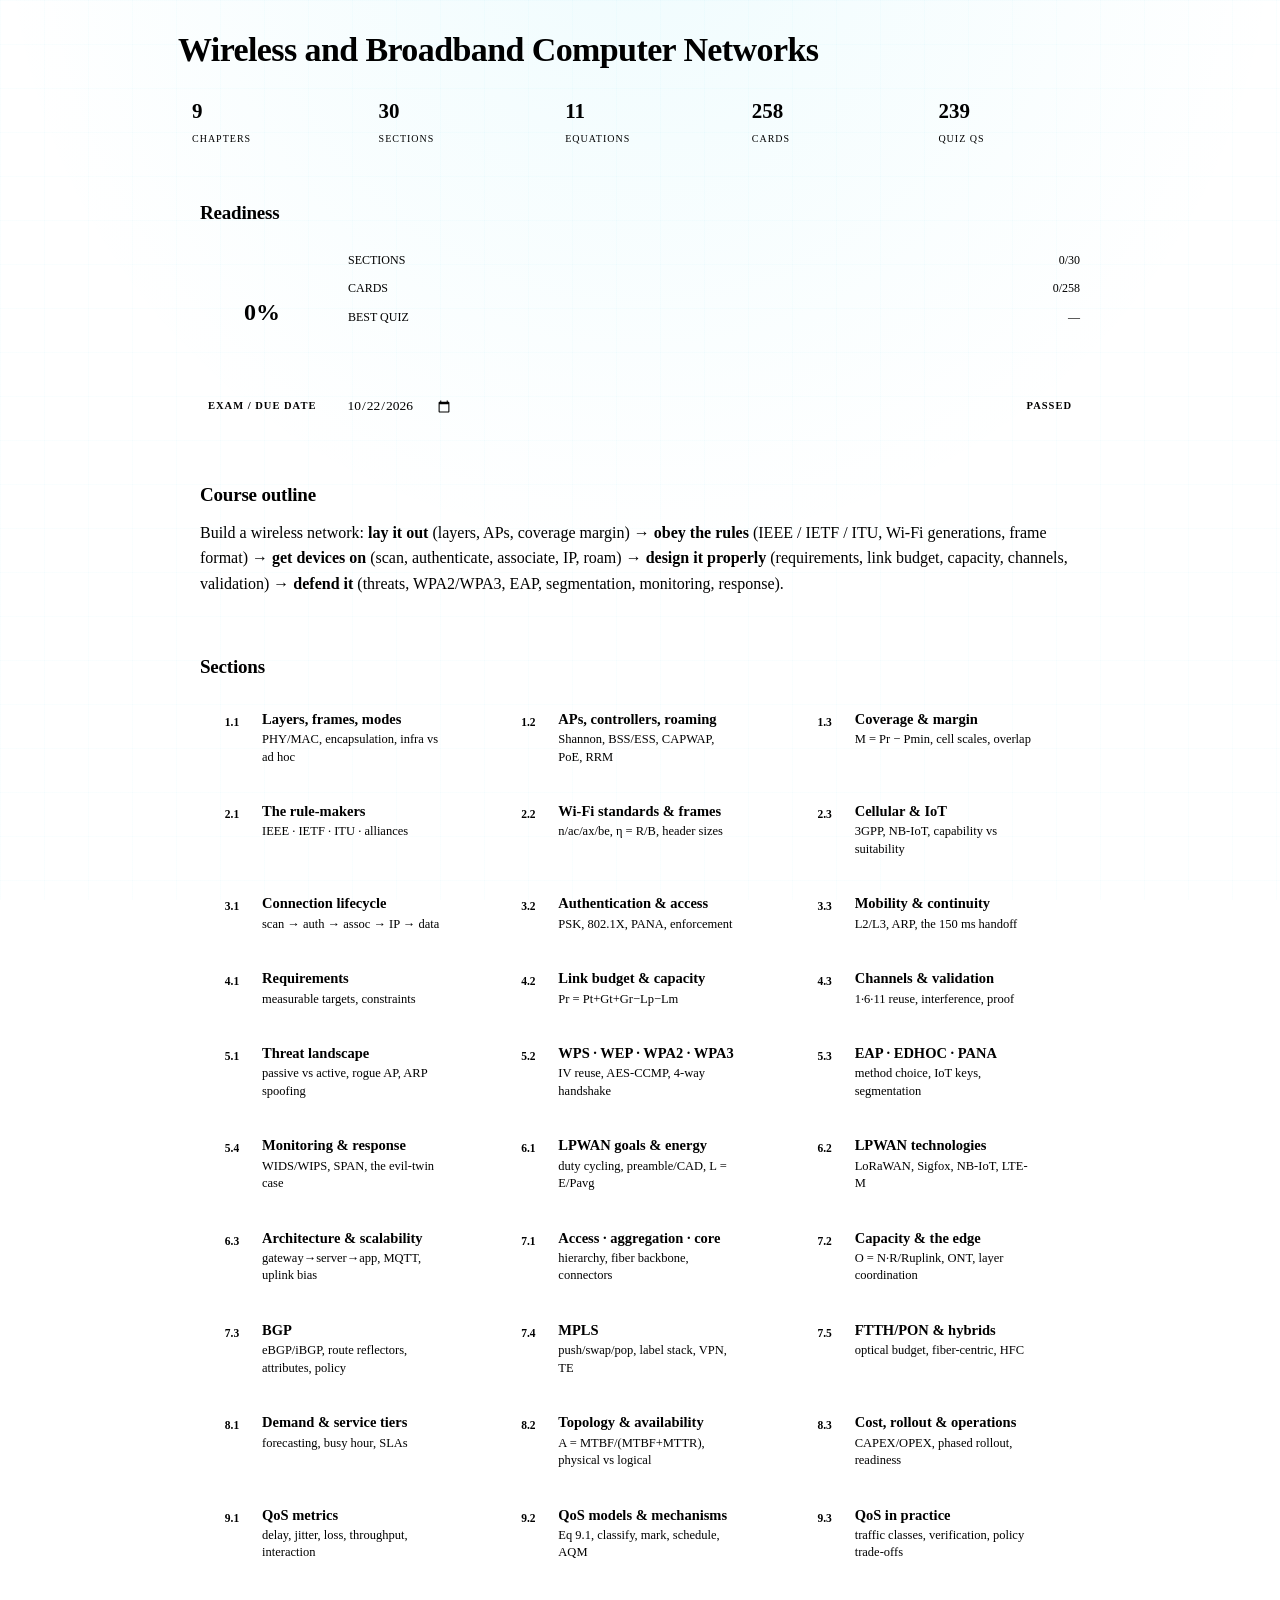
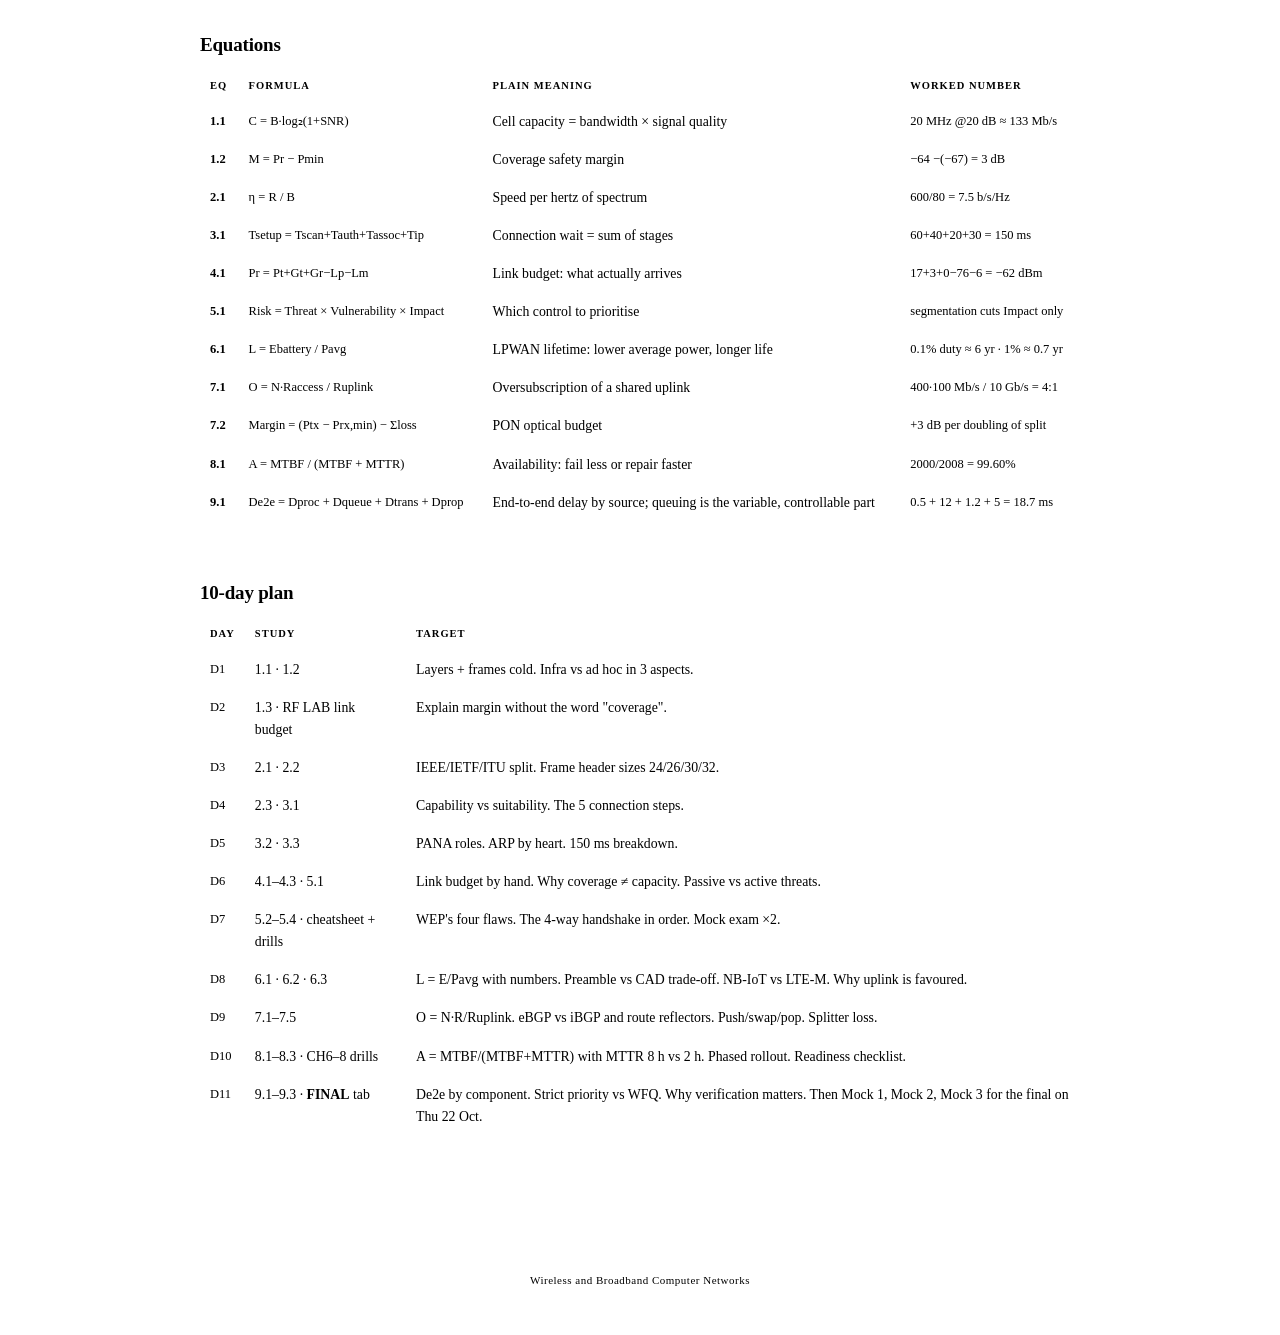
<file: index.html>
<!DOCTYPE html>
<html lang="en">
<head>
<meta charset="UTF-8">
<meta name="viewport" content="width=device-width, initial-scale=1.0">
<script src="https://zann208.github.io/study/shared/v3/boot.js?v=20261030-4" data-console="wnet" data-v2="index.v2.html"></script>
<title>Wireless Network Engineering</title>
<style>
*{box-sizing:border-box;margin:0;padding:0}
html{scroll-behavior:smooth}
body{
  background:var(--bg);color:var(--ink);font-family:var(--sans);font-size:16px;line-height:1.6;
  background-image:radial-gradient(circle at 50% -10%,rgba(34,211,238,.07),transparent 55%),
    linear-gradient(rgba(34,211,238,.025) 1px,transparent 1px),linear-gradient(90deg,rgba(34,211,238,.025) 1px,transparent 1px);
  background-size:auto,44px 44px,44px 44px;background-attachment:fixed;
}
.wrap{max-width:960px;margin:0 auto;padding:0 18px}
a{color:var(--cy);text-decoration:none}
a:hover{text-decoration:underline}
code{font-family:var(--mono);font-size:.88em;background:var(--panel2);color:var(--cy);padding:1px 6px;border-radius:4px;border:1px solid var(--line)}


/* ---- SECTIONS ---- */
section.tab{display:none;padding:30px 0 90px}
section.tab.on{display:block}
h1{font-size:clamp(24px,4vw,34px);line-height:1.15;letter-spacing:-.6px;font-weight:800}
h1 .pre{font-family:var(--mono);color:var(--gr);font-size:.5em;display:block;letter-spacing:2px;margin-bottom:8px;font-weight:600}
h2{font-size:19px;font-weight:700;letter-spacing:-.2px}
h3{font-size:17px;font-weight:700}
h4{font-family:var(--mono);font-size:11px;text-transform:uppercase;letter-spacing:1.3px;color:var(--faint);margin:18px 0 8px;font-weight:600}
.lede{color:var(--dim);margin-top:10px;font-size:15.5px;max-width:660px}
.sub2{color:var(--faint);font-size:13.5px;margin-top:4px}
p{margin-top:9px}

/* ---- PANELS ---- */
.panel{background:var(--panel);border:1px solid var(--line);border-radius:12px;padding:20px 22px;margin-top:16px;position:relative}
.panel::before{content:"";position:absolute;top:-1px;left:18px;width:38px;height:2px;background:var(--cy);border-radius:2px}
.panel.pg::before{background:var(--gr)}
.panel.pa::before{background:var(--am)}
.panel.pv::before{background:var(--vi)}
.ph{display:flex;align-items:center;gap:10px;flex-wrap:wrap;margin-bottom:4px}
.badge{font-family:var(--mono);font-size:10.5px;letter-spacing:1px;text-transform:uppercase;padding:3px 8px;border-radius:4px;border:1px solid var(--line2);color:var(--faint);font-weight:600}
.badge.cy{color:var(--cy);border-color:var(--cy)}
.badge.gr{color:var(--gr);border-color:var(--gr)}
.badge.am{color:var(--am);border-color:var(--am)}
.badge.rd{color:var(--rd);border-color:var(--rd)}
.badge.vi{color:var(--vi);border-color:var(--vi)}
.right{margin-left:auto}

/* ---- STATS ---- */
.stats{display:grid;grid-template-columns:repeat(auto-fit,minmax(112px,1fr));gap:9px;margin-top:18px}
.stat{background:var(--panel);border:1px solid var(--line);border-radius:10px;padding:12px 14px}
.stat b{display:block;font-family:var(--mono);font-size:21px;color:var(--cy);line-height:1.2}
.stat span{font-family:var(--mono);font-size:10px;text-transform:uppercase;letter-spacing:1px;color:var(--faint)}
.stat.g b{color:var(--gr)} .stat.a b{color:var(--am)} .stat.v b{color:var(--vi)}

/* ---- GRID CARDS ---- */
.grid{display:grid;grid-template-columns:repeat(auto-fill,minmax(238px,1fr));gap:9px;margin-top:12px}
.gcard{display:flex;gap:11px;align-items:flex-start;background:var(--panel);border:1px solid var(--line);border-radius:10px;padding:12px 13px;cursor:pointer;font-family:inherit;text-align:left;color:var(--ink);transition:.15s}
.gcard:hover{border-color:var(--cy);transform:translateY(-1px)}
.gcard .id{flex:0 0 auto;font-family:var(--mono);font-size:11.5px;font-weight:700;color:var(--cy);background:var(--panel2);border:1px solid var(--line2);border-radius:6px;padding:5px 7px;min-width:38px;text-align:center}
.gcard.c2 .id{color:var(--vi);border-color:color-mix(in srgb,var(--vi) 45%,transparent)}
.gcard.c3 .id{color:var(--gr);border-color:color-mix(in srgb,var(--gr) 45%,transparent)}
.gcard.c4 .id{color:var(--am);border-color:color-mix(in srgb,var(--am) 45%,transparent)}
.gcard.c5 .id{color:var(--rd);border-color:color-mix(in srgb,var(--rd) 45%,transparent)}
.gcard b{display:block;font-size:14.5px;font-weight:650}
.gcard span{display:block;color:var(--faint);font-size:12.5px;line-height:1.4;margin-top:2px}
.gcard .tick{margin-left:auto;color:var(--gr);font-family:var(--mono);font-size:13px;opacity:0}
.gcard.done .tick{opacity:1}

/* ---- PIPELINE ---- */
.pipe{display:grid;grid-template-columns:1fr auto 1fr auto 1fr auto 1fr;gap:6px;align-items:center;margin-top:16px}
.pnode{background:var(--panel2);border:1px solid var(--line2);border-radius:10px;padding:13px 10px;text-align:center}
.pnode .ic{font-family:var(--mono);font-size:18px;color:var(--cy)}
.pnode b{display:block;font-size:13.5px;margin-top:5px}
.pnode span{display:block;color:var(--faint);font-size:11.5px;margin-top:3px}
.parrow{font-family:var(--mono);color:var(--gr);font-size:16px;text-align:center}
@media(max-width:700px){.pipe{grid-template-columns:1fr}.parrow{transform:rotate(90deg)}}

/* ---- TABLES ---- */
.tscroll{overflow-x:auto;margin-top:10px}
table{width:100%;border-collapse:collapse;font-size:13.8px}
th{text-align:left;font-family:var(--mono);font-size:10.5px;text-transform:uppercase;letter-spacing:1px;color:var(--faint);padding:8px 10px;border-bottom:1px solid var(--line2);font-weight:600;white-space:nowrap}
td{padding:8px 10px;border-bottom:1px solid var(--line);vertical-align:top}
tr:last-child td{border-bottom:0}
tbody tr:hover{background:var(--panel2)}
.mono{font-family:var(--mono);font-size:12.5px}
.ok{color:var(--gr);font-weight:600} .no{color:var(--rd);font-weight:600} .wn{color:var(--am);font-weight:600}

/* ---- ITEMS ---- */
.item{background:var(--panel);border:1px solid var(--line);border-radius:12px;padding:20px 22px;margin-top:16px;scroll-margin-top:74px}
.item.c2{border-left:2px solid color-mix(in srgb,var(--vi) 55%,transparent)}
.item.c3{border-left:2px solid color-mix(in srgb,var(--gr) 55%,transparent)}
.item.c4{border-left:2px solid color-mix(in srgb,var(--am) 55%,transparent)}
.item.c5{border-left:2px solid color-mix(in srgb,var(--rd) 55%,transparent)}
.p5 h2.sec .num{color:var(--rd)}
.box.dgr{background:color-mix(in srgb,var(--rd) 10%,var(--panel));border:1px solid color-mix(in srgb,var(--rd) 28%,transparent)}
.box.dgr b:first-child{color:var(--rd)}
.panel.pr::before{background:var(--rd)}
.badge.vi{color:var(--vi);border-color:var(--vi)}.badge.sk{color:var(--sk);border-color:var(--sk)}.badge.pk{color:var(--pk);border-color:var(--pk)}.badge.or{color:var(--or);border-color:var(--or)}
.gcard.c6 .id{color:var(--sk);border-color:color-mix(in srgb,var(--sk) 45%,transparent)}
.gcard.c7 .id{color:var(--pk);border-color:color-mix(in srgb,var(--pk) 45%,transparent)}
.gcard.c8 .id{color:var(--or);border-color:color-mix(in srgb,var(--or) 45%,transparent)}
.gcard.c9 .id{color:var(--vi);border-color:color-mix(in srgb,var(--vi) 45%,transparent)}
.item.c6{border-left:2px solid color-mix(in srgb,var(--sk) 55%,transparent)}
.item.c7{border-left:2px solid color-mix(in srgb,var(--pk) 55%,transparent)}
.item.c8{border-left:2px solid color-mix(in srgb,var(--or) 55%,transparent)}
.item.c9{border-left:2px solid color-mix(in srgb,var(--vi) 55%,transparent)}
#notes article.item.c6>.ph{border-left-color:var(--sk)}
#notes article.item.c7>.ph{border-left-color:var(--pk)}
#notes article.item.c8>.ph{border-left-color:var(--or)}
#notes article.item.c9>.ph{border-left-color:var(--vi)}
.p6 h2.sec .num{color:var(--sk)}.p7 h2.sec .num{color:var(--pk)}.p8 h2.sec .num{color:var(--or)}.p9 h2.sec .num{color:var(--vi)}
.tab>.wrap>.lede{display:none}
.panel.p6::before{background:var(--sk)}.panel.p7::before{background:var(--pk)}.panel.p8::before{background:var(--or)}.panel.p9::before{background:var(--vi)}
.tag{font-family:var(--mono);font-size:11px;color:var(--faint);margin-left:auto;white-space:nowrap}
.tldr{margin-top:12px;background:var(--panel2);border-left:2px solid var(--cy);border-radius:0 8px 8px 0;padding:10px 14px;font-size:15.5px;font-weight:600}
.box{border-radius:8px;padding:11px 14px;margin-top:11px;font-size:14.5px;line-height:1.6}
.box b:first-child{font-family:var(--mono);font-size:11px;letter-spacing:.8px;text-transform:uppercase;display:block;margin-bottom:3px}
.rl{background:color-mix(in srgb,var(--gr) 9%,var(--panel));border:1px solid color-mix(in srgb,var(--gr) 25%,transparent)}
.rl b:first-child{color:var(--gr)}
.wild{background:color-mix(in srgb,var(--cy) 9%,var(--panel));border:1px solid color-mix(in srgb,var(--cy) 25%,transparent)}
.wild b:first-child{color:var(--cy)}
.trap{background:color-mix(in srgb,var(--am) 10%,var(--panel));border:1px solid color-mix(in srgb,var(--am) 28%,transparent)}
.trap b:first-child{color:var(--am)}
.anl{background:color-mix(in srgb,var(--vi) 10%,var(--panel));border:1px solid color-mix(in srgb,var(--vi) 26%,transparent)}
.anl b:first-child{color:var(--vi)}
.box ul{margin:4px 0 0 17px} .box li{margin-top:4px}
ul.pts{margin:6px 0 0 17px} ul.pts li{margin-top:6px}
ul.pts li::marker{color:var(--cy)}
ol.steps{margin:6px 0 0 20px} ol.steps li{margin-top:7px}
ol.steps li::marker{font-family:var(--mono);color:var(--gr);font-size:12.5px}

details{margin-top:11px;border:1px solid var(--line);border-radius:8px;overflow:hidden;background:var(--panel2)}
summary{cursor:pointer;padding:9px 14px;font-family:var(--mono);font-size:12.5px;color:var(--cy);user-select:none;letter-spacing:.3px}
summary:hover{background:var(--panel)}
summary::marker{color:var(--gr)}
.dbody{padding:13px 15px;font-size:14.5px;border-top:1px solid var(--line)}
.dbody p{margin-bottom:9px} .dbody p:last-child{margin-bottom:0}

/* ---- EQUATION ---- */
.eq{background:#050810;border:1px solid var(--line2);border-radius:8px;padding:16px 14px;text-align:center;margin-top:12px;font-family:var(--mono);font-size:17px;color:var(--cy);font-weight:700;position:relative}
body.light .eq{background:var(--panel2)}
.eq small{display:block;font-family:var(--sans);font-size:12.8px;color:var(--dim);font-weight:400;margin-top:7px;letter-spacing:0}
.eq .eqn{position:absolute;top:6px;right:11px;font-size:10px;color:var(--faint);font-weight:600}

/* ---- CONTROLS ---- */
.row{display:flex;gap:9px;margin-top:14px;flex-wrap:wrap;align-items:center}
.btn{border:1px solid var(--line2);background:var(--panel2);border-radius:8px;padding:9px 16px;font-size:13.5px;font-weight:650;cursor:pointer;font-family:var(--mono);color:var(--ink);transition:.15s}
.btn:hover{border-color:var(--cy);color:var(--cy)}
.btn.on{background:var(--cy);color:var(--bg);border-color:var(--cy)}
body.light .btn.on{color:#fff}
.btn.go{background:color-mix(in srgb,var(--gr) 16%,var(--panel));color:var(--gr);border-color:color-mix(in srgb,var(--gr) 45%,transparent)}
.btn.no2{background:color-mix(in srgb,var(--am) 16%,var(--panel));color:var(--am);border-color:color-mix(in srgb,var(--am) 45%,transparent)}
.chip{border:1px solid var(--line);background:var(--panel);border-radius:20px;padding:5px 12px;font-size:12px;font-family:var(--mono);color:var(--faint);cursor:pointer}
.chip.on{background:var(--cy);border-color:var(--cy);color:var(--bg);font-weight:700}
body.light .chip.on{color:#fff}
.chips{display:flex;gap:6px;flex-wrap:wrap;margin-top:12px}
.fld{border:1px solid var(--line);border-radius:8px;padding:9px 13px;font-family:var(--mono);font-size:13.5px;background:var(--panel2);color:var(--ink);width:100%}
.fld:focus{outline:1px solid var(--cy);border-color:var(--cy)}
.chk{display:flex;align-items:center;gap:8px;font-family:var(--mono);font-size:12.5px;color:var(--faint);cursor:pointer}
.chk input{width:16px;height:16px;accent-color:var(--gr);cursor:pointer}
.foot{display:flex;gap:10px;align-items:center;margin-top:15px;padding-top:13px;border-top:1px solid var(--line);flex-wrap:wrap}

/* ---- SLIDERS / CALC ---- */
.sl{display:grid;grid-template-columns:118px 1fr 74px;gap:10px;align-items:center;margin-top:9px;font-family:var(--mono);font-size:12px}
.sl label{color:var(--faint)}
.sl input[type=range]{width:100%;accent-color:var(--cy);cursor:pointer}
.sl .v{text-align:right;color:var(--cy);font-weight:700;font-size:13px}
.res{margin-top:13px;border-radius:8px;padding:14px;text-align:center;font-family:var(--mono);font-size:18px;font-weight:700}
.res small{display:block;font-family:var(--sans);font-size:13px;font-weight:500;opacity:.88;margin-top:5px;line-height:1.5}
.r-ok{background:color-mix(in srgb,var(--gr) 14%,var(--panel));color:var(--gr)}
.r-mid{background:color-mix(in srgb,var(--am) 14%,var(--panel));color:var(--am)}
.r-no{background:color-mix(in srgb,var(--rd) 12%,var(--panel));color:var(--rd)}
.work{font-family:var(--mono);font-size:12.5px;color:var(--dim);background:var(--panel2);border:1px solid var(--line);border-radius:8px;padding:11px 13px;margin-top:10px;line-height:1.75;overflow-x:auto}
.work b{color:var(--cy)}

/* ---- SIGNAL BARS ---- */
.sig{display:inline-flex;gap:2px;align-items:flex-end;height:15px;vertical-align:-2px;margin-right:7px}
.sig i{width:3.5px;background:var(--line2);border-radius:1px;display:block}
.sig i:nth-child(1){height:25%} .sig i:nth-child(2){height:50%} .sig i:nth-child(3){height:75%} .sig i:nth-child(4){height:100%}
.sig.l1 i:nth-child(-n+1),.sig.l2 i:nth-child(-n+2),.sig.l3 i:nth-child(-n+3),.sig.l4 i:nth-child(-n+4){background:var(--gr)}
.sig.w i:nth-child(-n+2){background:var(--am)}

/* ---- FLASHCARD ---- */
.stage{perspective:1200px;margin-top:16px}
.fcard{position:relative;min-height:236px;cursor:pointer;transform-style:preserve-3d;transition:transform .45s}
.fcard.flip{transform:rotateX(180deg)}
.face{position:absolute;inset:0;backface-visibility:hidden;background:var(--panel);border:1px solid var(--line2);border-radius:12px;display:flex;align-items:center;justify-content:center;padding:36px 30px;text-align:center}
.face.back{transform:rotateX(180deg);background:var(--panel2);border-color:var(--cy)}
.face .lab{position:absolute;top:11px;left:15px;font-family:var(--mono);font-size:10px;letter-spacing:1.2px;text-transform:uppercase;color:var(--faint)}
.face .tp{position:absolute;top:11px;right:15px;font-family:var(--mono);font-size:10px;color:var(--cy)}
.face .tx{font-size:19px;font-weight:650;line-height:1.5}
.face.back .tx{font-size:16.5px;font-weight:550;color:var(--ink)}
.meta{text-align:center;color:var(--faint);font-family:var(--mono);font-size:12px;margin-top:12px}

/* ---- QUIZ ---- */
.qopt{display:block;width:100%;text-align:left;border:1px solid var(--line);background:var(--panel2);border-radius:8px;padding:11px 15px;margin-top:8px;font-family:inherit;font-size:14.8px;color:var(--ink);cursor:pointer}
.qopt:hover{border-color:var(--cy)}
.qopt:disabled{cursor:default}
.qopt.right{border-color:var(--gr);background:color-mix(in srgb,var(--gr) 14%,var(--panel));color:var(--gr);font-weight:650}
.qopt.wrong{border-color:var(--rd);background:color-mix(in srgb,var(--rd) 12%,var(--panel));color:var(--rd);font-weight:650}
.why{margin-top:11px;background:var(--panel2);border-left:2px solid var(--cy);border-radius:0 8px 8px 0;padding:10px 14px;font-size:14px}
.big{font-family:var(--mono);font-size:32px;font-weight:800;color:var(--cy);margin-top:6px}

/* ---- RING ---- */
.ringwrap{position:relative;width:124px;height:124px;margin-top:8px}
.ring{width:100%;height:100%;transform:rotate(-90deg)}
.rbg{fill:none;stroke:var(--line2);stroke-width:10}
.rfg{fill:none;stroke:var(--cy);stroke-width:10;stroke-linecap:round;stroke-dasharray:314;stroke-dashoffset:314;transition:stroke-dashoffset .7s}
.rtx{position:absolute;inset:0;display:flex;align-items:center;justify-content:center;font-family:var(--mono);font-size:24px;font-weight:800;color:var(--cy)}
.bars{flex:1;min-width:230px}
.bar{display:flex;align-items:center;gap:10px;margin-top:9px;font-family:var(--mono);font-size:12px}
.bar .bl{flex:0 0 92px;color:var(--faint)}
.bar .bt{flex:1;height:7px;background:var(--line);border-radius:20px;overflow:hidden}
.bar .bt i{display:block;height:100%;width:0;background:linear-gradient(90deg,var(--cy),var(--gr));transition:.6s}
.bar .bv{flex:0 0 62px;text-align:right;color:var(--dim)}



/* ---- SVG ---- */
.topo{width:100%;height:auto;margin-top:12px;background:var(--panel2);border:1px solid var(--line);border-radius:10px}
.legend{display:flex;gap:14px;flex-wrap:wrap;margin-top:10px;font-family:var(--mono);font-size:11.5px;color:var(--faint);align-items:center}
.dot{display:inline-block;width:9px;height:9px;border-radius:50%;margin-right:5px}
.footer{text-align:center;color:var(--faint);font-family:var(--mono);font-size:11px;padding:26px 0 46px;letter-spacing:.5px}
@media(max-width:600px){.panel,.item{padding:16px}.tag{display:none}.sl{grid-template-columns:98px 1fr 62px}}
@media print{.btn,.chk,.row{display:none!important}section.tab{display:block!important}body{background:#fff;color:#000}}
</style>
</head>
<body data-study-console="wnet" data-console-id="wnet" data-console-name="Wireless Network Engineering">



<main id="main">
<!-- ============ HOME ============ -->
<section class="tab on" id="home"><div class="wrap">
  <h1>Wireless and Broadband Computer Networks</h1>
  <p class="lede">Chapters 1–9 · Term 1/2569</p>

  <div class="stats">
    <div class="stat"><b>9</b><span>Chapters</span></div>
    <div class="stat g"><b>30</b><span>Sections</span></div>
    <div class="stat a"><b>11</b><span>Equations</span></div>
    <div class="stat v"><b id="sCards">—</b><span>Cards</span></div>
    <div class="stat"><b id="sQs">—</b><span>Quiz Qs</span></div>
  </div>

  <div class="panel pg">
    <div class="ph"><h2>Readiness</h2></div>
    <div class="row" style="align-items:flex-start;gap:24px">
      <div class="ringwrap"><svg class="ring" viewBox="0 0 110 110"><circle class="rbg" cx="55" cy="55" r="50"/><circle class="rfg" id="ringFg" cx="55" cy="55" r="50"/></svg><div class="rtx" id="readyPct">0%</div></div>
      <div class="bars">
        <div class="bar"><span class="bl">SECTIONS</span><span class="bt"><i id="bTop"></i></span><span class="bv" id="vTop">0/30</span></div>
        <div class="bar"><span class="bl">CARDS</span><span class="bt"><i id="bCard"></i></span><span class="bv" id="vCard">0</span></div>
        <div class="bar"><span class="bl">BEST QUIZ</span><span class="bt"><i id="bQuiz"></i></span><span class="bv" id="vQuiz">—</span></div>
      </div>
    </div>
    <div class="row"><span class="badge">EXAM / DUE DATE</span><input type="date" id="examDate" class="fld" style="width:auto"><span class="badge cy" id="examLeft">—</span></div>
  </div>

  <div class="panel">
    <div class="ph"><h2>Course outline</h2></div>
    <p>Build a wireless network: <b>lay it out</b> (layers, APs, coverage margin) → <b>obey the rules</b> (IEEE / IETF / ITU, Wi-Fi generations, frame format) → <b>get devices on</b> (scan, authenticate, associate, IP, roam) → <b>design it properly</b> (requirements, link budget, capacity, channels, validation) → <b>defend it</b> (threats, WPA2/WPA3, EAP, segmentation, monitoring, response).</p>
  </div>

  <div class="panel pv">
    <div class="ph"><h2>Sections</h2></div>
    <div class="grid" id="gridTopics"></div>
  </div>

  <div class="panel pa">
    <div class="ph"><h2>Equations</h2></div>
    <div class="tscroll"><table>
      <tr><th>Eq</th><th>Formula</th><th>Plain meaning</th><th>Worked number</th></tr>
      <tr><td class="mono ok">1.1</td><td class="mono">C = B·log₂(1+SNR)</td><td>Cell capacity = bandwidth × signal quality</td><td class="mono">20 MHz @20 dB ≈ 133 Mb/s</td></tr>
      <tr><td class="mono ok">1.2</td><td class="mono">M = Pr − Pmin</td><td>Coverage safety margin</td><td class="mono">−64 −(−67) = 3 dB</td></tr>
      <tr><td class="mono ok">2.1</td><td class="mono">η = R / B</td><td>Speed per hertz of spectrum</td><td class="mono">600/80 = 7.5 b/s/Hz</td></tr>
      <tr><td class="mono ok">3.1</td><td class="mono">Tsetup = Tscan+Tauth+Tassoc+Tip</td><td>Connection wait = sum of stages</td><td class="mono">60+40+20+30 = 150 ms</td></tr>
      <tr><td class="mono ok">4.1</td><td class="mono">Pr = Pt+Gt+Gr−Lp−Lm</td><td>Link budget: what actually arrives</td><td class="mono">17+3+0−76−6 = −62 dBm</td></tr>
      <tr><td class="mono ok">5.1</td><td class="mono">Risk = Threat × Vulnerability × Impact</td><td>Which control to prioritise</td><td class="mono">segmentation cuts Impact only</td></tr>
      <tr><td class="mono ok">6.1</td><td class="mono">L = Ebattery / Pavg</td><td>LPWAN lifetime: lower average power, longer life</td><td class="mono">0.1% duty ≈ 6 yr · 1% ≈ 0.7 yr</td></tr>
      <tr><td class="mono ok">7.1</td><td class="mono">O = N·Raccess / Ruplink</td><td>Oversubscription of a shared uplink</td><td class="mono">400·100 Mb/s / 10 Gb/s = 4:1</td></tr>
      <tr><td class="mono ok">7.2</td><td class="mono">Margin = (Ptx − Prx,min) − Σloss</td><td>PON optical budget</td><td class="mono">+3 dB per doubling of split</td></tr>
      <tr><td class="mono ok">8.1</td><td class="mono">A = MTBF / (MTBF + MTTR)</td><td>Availability: fail less or repair faster</td><td class="mono">2000/2008 = 99.60%</td></tr>
      <tr><td class="mono ok">9.1</td><td class="mono">De2e = Dproc + Dqueue + Dtrans + Dprop</td><td>End-to-end delay by source; queuing is the variable, controllable part</td><td class="mono">0.5 + 12 + 1.2 + 5 = 18.7 ms</td></tr>
    </table></div>
  </div>

  <div class="panel">
    <div class="ph"><h2>10-day plan</h2></div>
    <div class="tscroll"><table>
      <tr><th>Day</th><th>Study</th><th>Target</th></tr>
      <tr><td class="mono">D1</td><td>1.1 · 1.2</td><td>Layers + frames cold. Infra vs ad hoc in 3 aspects.</td></tr>
      <tr><td class="mono">D2</td><td>1.3 · RF LAB link budget</td><td>Explain margin without the word "coverage".</td></tr>
      <tr><td class="mono">D3</td><td>2.1 · 2.2</td><td>IEEE/IETF/ITU split. Frame header sizes 24/26/30/32.</td></tr>
      <tr><td class="mono">D4</td><td>2.3 · 3.1</td><td>Capability vs suitability. The 5 connection steps.</td></tr>
      <tr><td class="mono">D5</td><td>3.2 · 3.3</td><td>PANA roles. ARP by heart. 150 ms breakdown.</td></tr>
      <tr><td class="mono">D6</td><td>4.1–4.3 · 5.1</td><td>Link budget by hand. Why coverage ≠ capacity. Passive vs active threats.</td></tr>
      <tr><td class="mono">D7</td><td>5.2–5.4 · cheatsheet + drills</td><td>WEP's four flaws. The 4-way handshake in order. Mock exam ×2.</td></tr>
      <tr><td class="mono">D8</td><td>6.1 · 6.2 · 6.3</td><td>L = E/Pavg with numbers. Preamble vs CAD trade-off. NB-IoT vs LTE-M. Why uplink is favoured.</td></tr>
      <tr><td class="mono">D9</td><td>7.1–7.5</td><td>O = N·R/Ruplink. eBGP vs iBGP and route reflectors. Push/swap/pop. Splitter loss.</td></tr>
      <tr><td class="mono">D10</td><td>8.1–8.3 · CH6–8 drills</td><td>A = MTBF/(MTBF+MTTR) with MTTR 8 h vs 2 h. Phased rollout. Readiness checklist.</td></tr>
      <tr><td class="mono">D11</td><td>9.1–9.3 · <b>FINAL</b> tab</td><td>De2e by component. Strict priority vs WFQ. Why verification matters. Then Mock 1, Mock 2, Mock 3 for the final on Thu 22 Oct.</td></tr>
    </table></div>
  </div>
</div></section>

<!-- ============ MAP ============ -->
<section class="tab" id="map"><div class="wrap">
  <h1>Course map</h1>

  <div class="panel">
    <div class="pipe" style="grid-template-columns:1fr auto 1fr auto 1fr auto 1fr auto 1fr">
      <div class="pnode"><div class="ic">[1]</div><b>Architecture</b><span>how it's built</span></div>
      <div class="parrow">▶</div>
      <div class="pnode"><div class="ic">[2]</div><b>Standards</b><span>who makes the rules</span></div>
      <div class="parrow">▶</div>
      <div class="pnode"><div class="ic">[3]</div><b>Connection</b><span>how devices get on</span></div>
      <div class="parrow">▶</div>
      <div class="pnode"><div class="ic">[4]</div><b>Design</b><span>how to build it right</span></div>
      <div class="parrow">▶</div>
      <div class="pnode"><div class="ic">[5]</div><b>Security</b><span>how to defend it</span></div>
    </div>
    <div class="box wild"><b>The through-line</b>The same lesson returns in all five chapters: <b>the headline number lies</b>. Ch1 — advertised PHY rate ≠ delivered throughput. Ch2 — a wider channel ≠ better spectrum use. Ch3 — "associated" ≠ working service. Ch4 — good signal strength ≠ good design. Ch5 — a strong cipher name ≠ a secure network. Learn that sentence and half the exam answers itself.</div>
  </div>

  <div class="panel pv">
    <div class="ph"><h2>Topics across chapters</h2></div>
    <div class="tscroll"><table>
      <tr><th>Idea</th><th>Ch 1</th><th>Ch 2</th><th>Ch 3</th><th>Ch 4</th><th>Ch 5</th></tr>
      <tr><td><b>Coverage margin</b></td><td class="ok">M = Pr − Pmin</td><td>—</td><td>—</td><td class="ok">Pr from link budget</td><td>—</td></tr>
      <tr><td><b>Air time is the real resource</b></td><td class="ok">overhead frames</td><td class="ok">OFDMA</td><td class="ok">scanning costs air time</td><td class="ok">capacity dimensioning</td><td class="ok">jamming / airtime flood</td></tr>
      <tr><td><b>Roaming</b></td><td class="ok">overlap, sticky clients</td><td>—</td><td class="ok">L2/L3, 150 ms</td><td class="ok">roaming validation</td><td class="ok">deauth abuse steers clients</td></tr>
      <tr><td><b>Old devices cost you</b></td><td class="ok">mixed a/b/g/n/ac/ax</td><td class="ok">backward compatibility</td><td>—</td><td class="ok">baseline client class</td><td class="ok">legacy modes weaken crypto</td></tr>
      <tr><td><b>Frames</b></td><td class="ok">3 families</td><td class="ok">field layout</td><td class="ok">data frames prove service</td><td>—</td><td class="ok">spoofed management frames</td></tr>
      <tr><td><b>ARP</b></td><td class="ok">why IPv4 needs it</td><td>—</td><td class="ok">roaming + gratuitous ARP</td><td>—</td><td class="ok">ARP spoofing &amp; defences</td></tr>
      <tr><td><b>802.1X / EAP / PANA</b></td><td>—</td><td>—</td><td class="ok">access methods</td><td>—</td><td class="ok">method choice, PAA→EP path</td></tr>
      <tr><td><b>Channel width / reuse</b></td><td class="ok">20 MHz in 2.4</td><td class="ok">η = R/B</td><td>—</td><td class="ok">1 · 6 · 11</td><td class="ok">channel anomaly detection</td></tr>
    </table></div>
  </div>

  <div class="panel p7">
    <div class="ph"><h2>Chapters 6–8: the wired and low-power side</h2><span class="badge pk right">new</span></div>
    <div class="pipe" style="grid-template-columns:1fr auto 1fr auto 1fr">
      <div class="pnode"><div class="ic">[6]</div><b>LPWAN</b><span>tiny devices, long reach</span></div>
      <div class="parrow">▶</div>
      <div class="pnode"><div class="ic">[7]</div><b>Broadband architecture</b><span>access, aggregation, core</span></div>
      <div class="parrow">▶</div>
      <div class="pnode"><div class="ic">[8]</div><b>Broadband design</b><span>forecast, topology, operate</span></div>
    </div>
    <div class="box wild"><b>The through-line</b>Again the headline number lies, and the shared resource moves. Ch6: coverage and battery matter more than speed, and scaling breaks at the airtime and downlink you forgot. Ch7: fiber has huge capacity, yet oversubscription, splitter loss and policy decide what users get. Ch8: availability and operations decide whether the design holds after launch.</div>
    <div class="tscroll"><table>
      <tr><th>Idea</th><th>Ch 6</th><th>Ch 7</th><th>Ch 8</th><th>Earlier chapters</th></tr>
      <tr><td><b>Shared resource is the real limit</b></td><td class="ok">airtime, downlink windows</td><td class="ok">O = N·R / Ruplink, PON slots</td><td class="ok">busy-hour forecast</td><td class="ok">Ch4 air time and capacity</td></tr>
      <tr><td><b>Overhead eats the budget</b></td><td class="ok">ACKs, joins, retries</td><td class="ok">connector and splitter loss</td><td>—</td><td class="ok">Ch1 overhead frames</td></tr>
      <tr><td><b>Segmentation and separation</b></td><td class="ok">IoT segment for ECHONET</td><td class="ok">VRFs, label stacks</td><td class="ok">logical topology</td><td class="ok">Ch5 blast radius</td></tr>
      <tr><td><b>Policy over raw speed</b></td><td class="ok">duty-cycle rules</td><td class="ok">BGP LOCAL_PREF</td><td class="ok">SLA tiers</td><td class="ok">Ch2 suitability vs capability</td></tr>
      <tr><td><b>Fit beats newest</b></td><td class="ok">NB-IoT vs LTE-M vs LoRaWAN</td><td class="ok">fiber vs hybrid vs wireless</td><td class="ok">phased vs full rollout</td><td class="ok">Ch2 standards choice</td></tr>
    </table></div>
  </div>

  <div class="panel pg">
    <div class="ph"><h2>Assignment map</h2></div>
    <div class="tscroll"><table>
      <tr><th>Assignment</th><th>From</th><th>Rule</th><th>Status</th></tr>
      <tr><td class="mono ok">A1</td><td>Chapter 1 exercises</td><td>Answer only one problem</td><td class="ok">SUBMITTED — problem 1</td></tr>
      <tr><td class="mono">A2</td><td>Chapter 2 exercises</td><td>Answer only one problem</td><td class="wn">not decided — 5 options</td></tr>
      <tr><td class="mono">A3?</td><td>Chapter 3 exercises</td><td>likely same format</td><td class="mono">6 candidates ready</td></tr>
      <tr><td class="mono">A4?</td><td>Chapter 4 exercises</td><td>likely same format</td><td class="mono">5 candidates ready</td></tr>
      <tr><td class="mono">A5?</td><td>Chapter 5 exercises</td><td>likely same format</td><td class="mono">6 candidates ready</td></tr>
      <tr><td class="mono">A6?</td><td>Chapter 6 exercises</td><td>likely same format</td><td class="mono">6 candidates ready</td></tr>
      <tr><td class="mono">A7?</td><td>Chapter 7 exercises</td><td>likely same format</td><td class="mono">11 candidates ready</td></tr>
      <tr><td class="mono">A8?</td><td>Chapter 8 exercises</td><td>likely same format</td><td class="mono">5 candidates ready</td></tr>
    </table></div>
  </div>

  <div class="panel pa">
    <div class="ph"><h2>If you only remember eight things</h2></div>
    <ul class="pts">
      <li><b>PHY and MAC are one system.</b> Most real problems live in their interaction, not in one layer.</li>
      <li><b>Coverage is margin, not reach.</b> A place is covered when the app still works with room to spare.</li>
      <li><b>The client decides.</b> Roaming, band choice, association — infrastructure suggests, the device chooses.</li>
      <li><b>Association is not service.</b> Management frames prove you joined; data frames prove it works.</li>
      <li><b>Standards are assumptions.</b> Pick by fit (suitability), not by newest (capability).</li>
      <li><b>Link budget ≠ capacity.</b> One cell can have great signal and still be far too small for 80 users.</li>
      <li><b>The wall is not the boundary.</b> Propagation range is. Anyone in range is already at your edge.</li>
      <li><b>Crypto fails operationally, not mathematically.</b> WEP died of IV reuse and static keys; PEAP dies of "do not validate".</li>
    </ul>
  </div>
</div></section>
<!-- ============ CHAPTERS ============ -->
<section class="tab" id="notes"><div class="wrap">
  <h1>Chapters</h1>

  <!-- ===== 1.1 ===== -->
  <article class="item" id="t11">
    <div class="ph"><span class="badge cy">1.1</span><h3>Layers, frames, and two ways to run a network</h3><span class="tag">CH1 · Architecture</span></div>
    <p class="tldr">A wireless network is fast only when all its parts work together — not when one part is fast.</p>

    <h4>The 5 layers</h4>
    <p><b>Short form:</b> <b>Physical</b> (send radio signals) → <b>MAC</b> (decide who talks) → <b>Network</b> (find the path) → <b>Transport</b> (check delivery) → <b>Application</b> (your app). Layers exist so each part can improve without breaking the others.</p>
    <div class="box anl"><b>Think of it like</b>A company. The mailroom (Physical) moves boxes, the schedule desk (MAC) decides whose box goes first, logistics (Network) picks the route, quality control (Transport) checks nothing was lost, and the customer (Application) gets the product.</div>
    <div class="box wild"><b>Key idea</b>The <b>PHY–MAC border</b> is where most observable problems live. A wide channel is a physical choice, but it leaves neighbours fewer clean channels — which shows up as MAC-level waiting and collisions. Treat the two as one coupled subsystem.</div>

    <h4>Frames — the envelopes of networking</h4>
    <p><b>Short form:</b> frame = <b>header</b> (addresses + control) + <b>payload</b> (the data) + <b>trailer with FCS</b> (a checksum that catches damage). A frame lives for <b>one hop</b>; the IP packet inside travels the whole way.</p>
    <div class="box anl"><b>Think of it like</b>Sending a gift overseas. The gift (IP packet) goes all the way. At each stage it gets a new local envelope (frame) with the next local address on it.</div>
    <p>That is why IPv4 needs <b>ARP</b>: before an IP packet crosses the local link, the sender must learn the next stop's MAC address. Wi-Fi frames come in three families:</p>
    <ul class="pts">
      <li><b>Management</b> — joining and leaving: discovery, authentication, association, roaming.</li>
      <li><b>Control</b> — traffic police: coordinating the medium, ACKs ("got it").</li>
      <li><b>Data</b> — your actual traffic.</li>
    </ul>
    <div class="box rl"><b>Example</b>The box says 1200 Mb/s but your download crawls. Beacons, probes, ACKs and retransmissions all consume air time and carry <i>no user data</i>. Advertised PHY rate ≠ delivered throughput.</div>
    <details><summary>▸ long form — Wi-Fi frame vs Ethernet frame</summary><div class="dbody">
      <p>An Ethernet frame is simple: destination, source, type, payload, FCS — designed for a calm wired link.</p>
      <p>A Wi-Fi frame carries more because radio is shared and messy: how long the medium will be busy (duration), which direction the frame travels (to or from the wired distribution system), sequence numbers for duplicate detection, and up to <b>four</b> address fields. Chapter 2 covers the exact layout.</p>
    </div></details>

    <h4>The four radio resources (Table 1.1)</h4>
    <p><b>Short form:</b> every radio choice is a trade — wider channel = faster but fewer clean channels · stronger coding = safer but less payload · focused antennas = stronger link but must aim well · MAC style = compete (flexible, messy when busy) or schedule (tidy, complex).</p>
    <div class="tscroll"><table>
      <tr><th>Choice</th><th>You gain</th><th>You pay</th></tr>
      <tr><td class="mono">Wider bandwidth</td><td class="ok">Higher top speed</td><td>Fewer channels for neighbours, more interference</td></tr>
      <tr><td class="mono">Robust coding</td><td class="ok">Fewer errors at low SNR</td><td>Less room for real data</td></tr>
      <tr><td class="mono">Directional antennas</td><td class="ok">Strong link, less interference</td><td>Must point right; uneven coverage</td></tr>
      <tr><td class="mono">Contention MAC</td><td class="ok">Simple, flexible, bursty-friendly</td><td>Collisions, waiting under load</td></tr>
      <tr><td class="mono">Scheduled MAC</td><td class="ok">Predictable, strong QoS</td><td>Needs a central brain</td></tr>
    </table></div>
    <div class="box rl"><b>Example</b>Sit next to the AP → your laptop uses a fast risky mode (many bits per symbol). Walk to the corner → it falls back to a slow safe mode. That automatic switching is <b>adaptive modulation and coding</b>. One slow far-away client also occupies the channel far longer per byte — hence <b>air-time fairness</b>, not raw bitrate.</div>

    <h4>Infrastructure vs Ad Hoc</h4>
    <p><b>Short form:</b> <b>Infrastructure</b> — everyone talks through a central AP: easy to manage, grows by adding APs, central security (and a single point of failure). <b>Ad hoc</b> — devices talk directly, no boss: quick to set up, hard to manage, no central access control.</p>
    <div class="box anl"><b>Think of it like</b>A classroom with a teacher (order, rules, scales to a whole school) vs a group chat with no admin (fast to start, chaos when it grows).</div>
    <div class="tscroll"><table>
      <tr><th>Feature</th><th>Infrastructure</th><th>Ad hoc</th></tr>
      <tr><td>Coordination</td><td class="ok">Central AP / base station</td><td>Shared between equal peers</td></tr>
      <tr><td>Growing bigger</td><td class="ok">Add more APs</td><td class="no">Gets messy fast</td></tr>
      <tr><td>Management &amp; security</td><td class="ok">One place for rules and monitoring</td><td class="no">No central control, easy to eavesdrop</td></tr>
      <tr><td>Used for</td><td>Offices, campuses, cellular</td><td>Emergency, tactical, temporary</td></tr>
    </table></div>
    <div class="box trap"><b>Assignment 1 lives here</b>Your submitted answer compares these two on coordination, scalability and security — full text in the ASSIGNMENTS tab. Coverage extension (fixed backhaul + roaming vs peer forwarding only) is a good fourth angle if you ever extend it.</div>
    <div class="foot"><label class="chk"><input type="checkbox" class="dn" data-k="t11"> mark done</label><button class="btn" data-drill="1">drill ch1 cards →</button></div>
  </article>

  <!-- ===== 1.2 ===== -->
  <article class="item" id="t12">
    <div class="ph"><span class="badge cy">1.2</span><h3>The parts: APs, controllers, cables, roaming</h3><span class="tag">CH1 · Architecture</span></div>
    <p class="tldr">Stations, access points, controllers, powered cables — and the rules that let you walk without dropping.</p>

    <h4>How much can a cell carry?</h4>
    <div class="eq"><span class="eqn">EQ 1.1</span>C = B · log₂(1 + SNR)<small>Capacity = bandwidth × signal quality. More spectrum or a cleaner signal = more capacity. Real systems stay below this ceiling.</small></div>
    <div class="box rl"><b>Example</b>Two 20 MHz channels. Good signal (SNR 20 dB = 100×) → ≈ <b>133 Mb/s</b>. Weaker (10 dB = 10×) → ≈ <b>69 Mb/s</b>. Same bandwidth; the cleaner channel carries almost double. <span class="mono">(dB rule: +10 dB = 10× the ratio.)</span></div>

    <h4>Names you must know</h4>
    <p><b>Short form:</b> <b>SSID</b> = the network name you see · <b>BSS</b> = one AP radio + its devices · <b>BSSID</b> = that radio's MAC address · <b>ESS</b> = many APs sharing one SSID, which is what makes roaming possible.</p>
    <div class="box rl"><b>Example</b>"CMU-WiFi" appears once on your phone, but campus has hundreds of APs. Each AP radio is its own BSS; together they form one ESS. Walking between buildings your phone jumps BSS to BSS under the same name.</div>

    <h4>Three ways to manage APs (Table 1.7)</h4>
    <div class="tscroll"><table>
      <tr><th>Model</th><th>Industry label</th><th>Brain lives…</th><th>Best for</th><th>Weak point</th></tr>
      <tr><td class="mono">Autonomous</td><td class="mono">FAT / standalone</td><td>On each AP</td><td>Home, small office, lab</td><td class="wn">Many APs drift out of sync</td></tr>
      <tr><td class="mono">Controller-managed</td><td class="mono">FIT / thin / lightweight</td><td>Central WLAN controller</td><td>Campus, hospital, warehouse</td><td class="wn">Controller must stay reachable</td></tr>
      <tr><td class="mono">Cloud-managed</td><td class="mono">Cloud AP</td><td>Cloud dashboard</td><td>Many small sites</td><td class="wn">Needs internet; define outage behaviour</td></tr>
    </table></div>

    <h4>CAPWAP — how an AP talks to its controller</h4>
    <p><b>Short form:</b> the AP gets an IP → finds the controller → joins → then a <b>control channel</b> carries settings, heartbeats, status and measurements. User data crosses the controller <b>only if</b> the design tunnels it; otherwise it is bridged locally.</p>
    <ul class="pts">
      <li><b>AP state</b> — "I am AP-Library-3, both radios on, 27 clients, version 8.2."</li>
      <li><b>Config commands</b> — "Broadcast Campus-Staff, VLAN 20, WPA2-Enterprise, 5 GHz channel 36."</li>
      <li><b>Keepalives</b> — heartbeats. Several missed → controller marks the AP down and alarms.</li>
      <li><b>Firmware control</b> — "Image is old, download this one, reboot in the window, report back."</li>
      <li><b>Radio measurements</b> — channel utilisation, noise, neighbour BSSIDs, client RSSI, retries.</li>
      <li><b>Events</b> — AP join/disconnect, rogue AP, auth failure, DFS change, port power limit.</li>
    </ul>
    <div class="box wild"><b>Key idea</b>Central <b>control</b> does not require central <b>data</b>. The controller can command everything while user traffic takes the short local path.</div>
    <details><summary>▸ long form — what happens if the controller dies?</summary><div class="dbody">
      <p>Many APs keep serving the WLANs they already know, so existing users stay online. But new configuration, telemetry, roaming optimisation and sometimes new authentications stop.</p>
      <p>So deployments plan: controller redundancy, firewall paths for CAPWAP, certificate/trust validation, image-download behaviour, and a written answer to "what still works during an outage?"</p>
    </div></details>

    <h4>Roaming</h4>
    <p><b>Short form:</b> the <b>client</b> decides when to jump: it watches signal, retries and beacon loss, scans, then reassociates. Infrastructure can only suggest. Fast-roaming features skip repeated logins; keep the same VLAN everywhere or the user's IP breaks mid-walk.</p>
    <div class="tscroll"><table>
      <tr><th>Feature</th><th>Who acts</th><th>What it does</th></tr>
      <tr><td class="mono ok">802.11k</td><td>AP → client</td><td>Neighbour list: "here are the APs near you"</td></tr>
      <tr><td class="mono ok">802.11v</td><td>Network → client</td><td>Suggestion: "that AP would serve you better"</td></tr>
      <tr><td class="mono ok">802.11r</td><td>Both</td><td>Fast BSS transition — keys ready, no full re-login</td></tr>
      <tr><td class="mono">PMK / OKC caching</td><td>Infrastructure</td><td>Reuse key material instead of full 802.1X again</td></tr>
    </table></div>
    <div class="box trap"><b>Watch out — the sticky client</b>A laptop clings to a far AP while standing next to a closer one. Cause: too much overlap plus lazy client thresholds. Fixes are design-level — raise minimum data rates, trim transmit power, tune overlap so devices leave earlier.</div>

    <h4>PoE — power through the network cable</h4>
    <p><b>Short form:</b> one Ethernet cable carries data <b>and</b> power. Order: <b>802.3af</b> (PoE) &lt; <b>802.3at</b> (PoE+) &lt; <b>802.3bt</b> (PoE++). Too little power and the AP quietly turns features off.</p>
    <ul class="pts">
      <li><b>PSE</b> = the giver (switch or injector). <b>PD</b> = the receiver (the AP). They negotiate before full power.</li>
      <li>Cable: real copper (never copper-clad aluminium), Cat 5e/6/6A, all four pairs, ~100 m limit. Long or tightly bundled runs lose power as heat.</li>
      <li>Check three things together: cable category, negotiated Ethernet speed (1 / 2.5 / 5 Gb/s), negotiated PoE class.</li>
    </ul>
    <div class="box rl"><b>Example</b>Users report weak Wi-Fi on floor 3. Real cause: that AP only received 802.3af power, so it booted with one radio disabled and lower transmit power. A "radio problem" that was actually electrical.</div>
    <details><summary>▸ long form — PoE and resilience</summary><div class="dbody">
      <p>PoE concentrates power in switch closets. Good: one UPS keeps many APs alive through a short outage. Bad: a failed switch or an exhausted PoE budget takes down many cells at once.</p>
      <p>Critical sites document which switch powers which APs, how much PoE budget remains, how long UPS backup lasts, and which WLANs must survive a utility failure.</p>
    </div></details>

    <h4>Old and new Wi-Fi living together</h4>
    <p><b>Short form:</b> legacy devices are welcome but expensive — they force slow rates and weaker security. Plan: 2.4 GHz = compatibility band, 5/6 GHz = performance; legacy devices get their own SSID + VLAN; disable 802.11b rates; 20 MHz channels in 2.4 GHz.</p>
    <div class="tscroll"><table>
      <tr><th>Standard</th><th>2.4 GHz</th><th>5 GHz</th><th>6 GHz</th></tr>
      <tr><td class="mono">802.11b / g</td><td class="ok">yes</td><td class="no">no</td><td class="no">no</td></tr>
      <tr><td class="mono">802.11a</td><td class="no">no</td><td class="ok">yes</td><td class="no">no</td></tr>
      <tr><td class="mono">802.11n</td><td class="ok">yes</td><td class="ok">yes</td><td class="no">no</td></tr>
      <tr><td class="mono">802.11ac</td><td class="no">no</td><td class="ok">yes</td><td class="no">no</td></tr>
      <tr><td class="mono">802.11ax (Wi-Fi 6 / 6E)</td><td class="ok">yes</td><td class="ok">yes</td><td class="ok">6E</td></tr>
      <tr><td class="mono">802.11be (Wi-Fi 7)</td><td class="ok">yes</td><td class="ok">yes</td><td class="ok">yes</td></tr>
    </table></div>
    <div class="box rl"><b>Example — a clean migration</b>Inventory clients first. Then: a modern main SSID for laptops and phones, a restricted "IoT-Legacy" SSID for old printers and scanners, and a retirement plan for anything demanding obsolete rates or weak security.</div>

    <h4>Controllers and RRM</h4>
    <p><b>Short form:</b> Radio Resource Management is a closed loop — <b>measure → analyse → decide → apply → repeat</b>. It picks channels, tunes power, balances load. Danger: changing too much, too often.</p>
    <div class="box trap"><b>Two automation risks (exercise 6)</b><ul>
      <li>Frequent channel changes disconnect clients — real RRM uses thresholds, hysteresis and maintenance windows.</li>
      <li>Cutting transmit power too aggressively creates coverage holes and sticky clients.</li>
    </ul>The best design is not the most automated one: it is automation plus visibility plus an operator override.</div>
    <div class="box wild"><b>Backhaul check</b>A perfect radio cell on a saturated uplink is still slow. Always ask what the cell is plugged into: capacity, oversubscription, latency, failure domains.</div>
    <div class="foot"><label class="chk"><input type="checkbox" class="dn" data-k="t12"> mark done</label><button class="btn" data-drill="1">drill ch1 cards →</button></div>
  </article>

  <!-- ===== 1.3 ===== -->
  <article class="item" id="t13">
    <div class="ph"><span class="badge cy">1.3</span><h3>Coverage: margin, cells and overlap</h3><span class="tag">CH1 · Architecture</span></div>
    <p class="tldr">"I can see the network" is not coverage. Coverage is signal with room to spare.</p>

    <div class="eq"><span class="eqn">EQ 1.2</span>M = P<sub>r</sub> − P<sub>min</sub><small>Margin = signal you receive − minimum the application needs. Positive margin is safety room for fading, bodies, furniture and interference.</small></div>
    <div class="box rl"><b>Example — the worked one (Eq 1.3)</b>Classroom edge: received −64 dBm, policy needs −67 dBm → margin = <b>3 dB</b>. Positive but thin: a crowd or a closed door can eat it. At <b>0 dB</b> you are standing exactly on the failure line — reposition the AP, improve mounting, or add a cell.</div>

    <h4>Cell sizes (Table 1.8)</h4>
    <div class="tscroll"><table>
      <tr><th>Scale</th><th>Environment</th><th>Strength</th><th>Planning concern</th></tr>
      <tr><td class="mono ok">Macro</td><td>Wide-area outdoor</td><td>Continuity, few sites</td><td class="wn">Limited reuse, aggregate interference</td></tr>
      <tr><td class="mono ok">Micro</td><td>Campus, streets, corridors</td><td>Capacity zoning with mobility</td><td class="wn">Neighbour and handoff planning</td></tr>
      <tr><td class="mono ok">Pico</td><td>Offices, classrooms, hospitals</td><td>High density, strong reuse</td><td class="wn">Tuning effort, overlap sensitivity</td></tr>
      <tr><td class="mono ok">Femto</td><td>Home, one localized space</td><td>Fast targeted fix</td><td class="wn">Uncoordinated interference, backhaul</td></tr>
    </table></div>
    <div class="box wild"><b>Key idea — overlap</b>Too little overlap → dead zones and broken roams. Too much → co-channel interference and sticky clients. And real cells are never circles: concrete, metal shelving, glass and lift shafts bend them, so validate predictions with a site survey.</div>

    <h4>Roaming domains</h4>
    <p><b>Short form:</b> a roaming domain groups cells plus control logic so movement feels continuous. Quality = <b>topology</b> (which cells overlap, plausible next neighbours) × <b>policy</b> (how fast reauthentication is, whether keys can be reused).</p>
    <div class="box wild"><b>Quotable</b>"Roaming is not merely a client radio problem; it is a distributed systems problem expressed through mobility." Judge it with application-sensitive criteria — voice needs short gaps, background sync does not care.</div>

    <h4>Worked design — a three-floor academic building</h4>
    <ol class="steps">
      <li><b>Split the map:</b> offices and corridors are coverage-driven (few users, need reliability); classrooms and the auditorium are capacity-driven (crowds at the same moment).</li>
      <li><b>Size the cells:</b> a few loud APs look great on a heat map but create one giant contention domain. Use more, smaller cells where the crowds are.</li>
      <li><b>Check margin</b> at the worst corner — the 3 dB example — and fix thin spots by placement, mounting or an extra cell.</li>
      <li><b>Design roaming for voice:</b> accurate neighbour lists, low-latency auth state transfer, overlap big enough to hand off before failure but not so big it breeds sticky clients.</li>
    </ol>
    <details><summary>▸ chapter 1 exercises — pick one for A1 (you chose #1)</summary><div class="dbody">
      <p><b>1 ✓</b> Infrastructure vs ad hoc — coordination, scalability, security. <i>Submitted.</i></p>
      <p><b>2</b> Eq 1.1 with equal bandwidth, different SNR → the 133 vs 69 Mb/s comparison.</p>
      <p><b>3</b> How roaming requirements shape cell overlap → hear the next AP before the old link dies, without breeding sticky clients.</p>
      <p><b>4</b> Why a wider channel can still reduce deployment efficiency → fewer clean channels, worse reuse, more contention.</p>
      <p><b>5</b> Table 1.1: one robustness choice (robust coding) vs one reuse choice (directional antennas / lower power).</p>
      <p><b>6</b> RRM benefits + two risks → coordinated channels and load balance; channel-flip instability and over-aggressive power cuts.</p>
      <p><b>7</b> Fig 1.6: measurement quality and policy stability → bad measurements give bad decisions; jumpy policy oscillates.</p>
      <p><b>8</b> Eq 1.2: detectable ≠ application-grade → seeing the SSID needs any signal; using it needs Pr ≥ Pmin plus margin.</p>
      <p><b>9</b> Two cell scales from Table 1.8 → e.g. macro (continuity, weak reuse, rare handoffs) vs pico (strong reuse, frequent handoffs).</p>
      <p><b>10</b> Eq 1.3 meaning and the 0 dB case → thin headroom; at zero, redesign is mandatory.</p>
    </div></details>
    <div class="foot"><label class="chk"><input type="checkbox" class="dn" data-k="t13"> mark done</label><button class="btn" data-drill="1">drill ch1 cards →</button></div>
  </article>

  <!-- ===== 2.1 ===== -->
  <article class="item c2" id="t21">
    <div class="ph"><span class="badge vi">2.1</span><h3>The rule-makers</h3><span class="tag">CH2 · Standards</span></div>
    <p class="tldr">Interoperability rests on a stack of institutions — and it usually fails at the borders between them.</p>

    <p><b>Short form:</b> <b>IEEE</b> writes local-network rules (the 802 family; Wi-Fi is 802.11). <b>IETF</b> writes internet protocol rules (routing, transport, security, management). <b>ITU</b> coordinates world spectrum and telecom policy. <b>Alliances</b> (Wi-Fi Alliance, the 3GPP ecosystem) certify that products actually work together.</p>
    <div class="box anl"><b>Think of it like</b>Building a city: ITU zones the land (spectrum), IEEE writes the building code for houses (local links), IETF writes the road rules between houses (internet protocols), and alliances are the inspectors who certify a building before anyone moves in.</div>
    <div class="box wild"><b>Key idea</b>Failures happen at <b>boundaries between organisations</b>, not usually inside one rulebook. A device can follow its IEEE PHY/MAC amendment perfectly and still behave badly if security negotiation, IP configuration or mobility signalling integrate weakly. Likewise a sound cellular standard is hard to deploy globally without spectrum harmonisation.</div>
    <div class="box rl"><b>Example</b>Two products both say "802.11ax", but one skipped an optional roaming feature — the standard permits that. Certification defines the common must-pass subset, which is why the certified logo matters to enterprise buyers.</div>
    <details><summary>▸ long form — why standards contain optional parts</summary><div class="dbody">
      <p>Formal standards must serve many industries for many years, so they include options, multiple operating modes and vendor freedom. That flexibility helps innovation and hurts purchasing — nobody knows which options a given product implements.</p>
      <p>Alliances fix this by choosing testable subsets and certifying them. Standards bodies produce extensible frameworks; alliances make the market converge on recognisable, testable product behaviour. In Wi-Fi this decides whether advanced security, roaming or efficiency features are dependable enough for procurement.</p>
    </div></details>
    <div class="foot"><label class="chk"><input type="checkbox" class="dn" data-k="t21"> mark done</label><button class="btn" data-drill="2">drill ch2 cards →</button></div>
  </article>

  <!-- ===== 2.2 ===== -->
  <article class="item c2" id="t22">
    <div class="ph"><span class="badge vi">2.2</span><h3>Wi-Fi standards and the data frame</h3><span class="tag">CH2 · Standards</span></div>
    <p class="tldr">Wi-Fi moved from "one fast link" to "share the air well with many users".</p>

    <h4>The generations (Table 2.1)</h4>
    <div class="tscroll"><table>
      <tr><th>Standard</th><th>Band</th><th>Main trick</th><th>Goal</th></tr>
      <tr><td class="mono ok">802.11n</td><td>2.4 / 5 GHz</td><td>MIMO</td><td>Higher throughput</td></tr>
      <tr><td class="mono ok">802.11ac</td><td>5 GHz</td><td>Wider channels, MU-MIMO</td><td>Gigabit-class WLAN</td></tr>
      <tr><td class="mono ok">802.11ax</td><td>2.4 / 5 / 6 GHz</td><td>OFDMA, spatial reuse</td><td>Dense deployments</td></tr>
      <tr><td class="mono ok">802.11be</td><td>2.4 / 5 / 6 GHz</td><td>Multi-link operation</td><td>Extremely high throughput</td></tr>
    </table></div>
    <div class="box anl"><b>Think of it like</b>OFDMA turns the AP from a single counter serving one customer at a time into a <b>food court</b>: the channel splits into small resource units and many small orders are served at once.</div>

    <div class="eq"><span class="eqn">EQ 2.1</span>η = R / B<small>Spectral efficiency: the rate you actually achieve per hertz of occupied bandwidth.</small></div>
    <div class="box rl"><b>Example</b>600 Mb/s over 80 MHz → η = 7.5 b/s/Hz. Double the channel to 160 MHz but only reach 800 Mb/s → η = 5. Faster link, <b>worse</b> use of spectrum — and you consumed channels your neighbours needed. Wider is not automatically better.</div>
    <div class="box wild"><b>Key idea</b>The n → be story is a shift from <b>peak-link optimisation</b> (wider channels, MIMO) to <b>system-level efficiency</b> (OFDMA resource units, multi-user scheduling, spatial reuse, multi-link). Modern networks are limited by dense multi-user fairness and overhead, not single-user peak rate.</div>

    <h4>The IEEE 802.11 data frame (Table 2.2)</h4>
    <p><b>Short form:</b> a Wi-Fi data frame is not "Ethernet over radio". It adds direction bits, air-time reservation, sequence numbers, QoS and up to <b>four</b> addresses. Header sizes: <b>24</b> bytes basic · <b>26</b> with QoS · <b>30</b> with a fourth address · <b>32</b> with both · <b>+4</b> if HT control.</p>
    <div class="tscroll"><table>
      <tr><th>Field</th><th>Size</th><th>Plain-words job</th></tr>
      <tr><td class="mono">Frame control</td><td class="mono">2</td><td>What kind of frame, and which way is it going (To DS / From DS), retry, power, protection</td></tr>
      <tr><td class="mono">Duration / ID</td><td class="mono">2</td><td>"The medium is busy for X µs" — virtual carrier sensing, fewer collisions</td></tr>
      <tr><td class="mono">Address 1–3</td><td class="mono">6 each</td><td>Radio receiver, radio transmitter, and the true source / destination</td></tr>
      <tr><td class="mono">Address 4</td><td class="mono">0 or 6</td><td>Only when both DS bits are set — wireless bridging / WDS</td></tr>
      <tr><td class="mono">Sequence control</td><td class="mono">2</td><td>Duplicate detection, ordering, fragment handling</td></tr>
      <tr><td class="mono">QoS control</td><td class="mono">0 or 2</td><td>Traffic category: voice, video, best-effort, background</td></tr>
      <tr><td class="mono">HT control</td><td class="mono">0 or 4</td><td>Optional high-throughput coordination</td></tr>
      <tr><td class="mono">Frame body</td><td class="mono">~0–2304</td><td>LLC/SNAP payload (IPv4 / IPv6 / ARP) plus security overhead</td></tr>
      <tr><td class="mono">FCS</td><td class="mono">4</td><td>Error detection before the frame is accepted</td></tr>
    </table></div>
    <div class="box wild"><b>Key idea — why 3 or 4 addresses?</b>Ethernet needs two (from, to). Wi-Fi must separate the <b>radio hop</b> from the <b>real journey</b>. Uplink: your phone transmits, the AP receives — but the destination is a server far away. Downlink: the AP transmits although the source is elsewhere. Different roles need different address fields.</div>
    <details><summary>▸ long form — security, QoS and aggregation</summary><div class="dbody">
      <p>With protection enabled, the frame body carries security overhead plus encrypted payload while selected header fields stay readable so the medium still functions.</p>
      <p>With QoS enabled, the access category changes contention behaviour, queue selection and priority on air.</p>
      <p>Modern amendments <b>aggregate</b> several MSDUs or MPDUs into one transmission so the header cost is paid once. The standing lesson: throughput depends on payload bits <i>and</i> the control structure wrapped around them.</p>
    </div></details>

    <h4>Certification and compatibility</h4>
    <p><b>Short form:</b> backward compatibility protects investment but drags efficiency — old rates waste air time and old clients hold the security floor down. Judge a standard by its <b>transition cost</b>, not only its lab numbers.</p>
    <div class="box rl"><b>Example</b>A brand-new 802.11be network still feels ordinary in a real office where half the clients are five-year-old laptops. Excellent in a homogeneous lab, partial gains in mixed reality.</div>
    <div class="foot"><label class="chk"><input type="checkbox" class="dn" data-k="t22"> mark done</label><button class="btn" data-drill="2">drill ch2 cards →</button></div>
  </article>

  <!-- ===== 2.3 ===== -->
  <article class="item c2" id="t23">
    <div class="ph"><span class="badge vi">2.3</span><h3>Cellular and IoT standards</h3><span class="tag">CH2 · Standards</span></div>
    <p class="tldr">Separate capability (what a standard can do) from suitability (what the job needs).</p>

    <p><b>Short form:</b> the <b>3GPP</b> family — LTE, LTE-Advanced, NB-IoT, LTE-M, 5G NR — are complete end-to-end systems for wide-area managed mobility. <b>IoT</b> standards trade throughput for battery life, range and simplicity.</p>
    <div class="tscroll"><table>
      <tr><th>Growth model</th><th>IEEE 802.11</th><th>3GPP</th></tr>
      <tr><td>Unit of change</td><td class="mono">Amendments (n, ac, ax, be)</td><td class="mono">Releases</td></tr>
      <tr><td>Scope</td><td>Mostly the air interface</td><td>Radio + core + service classes + security context</td></tr>
      <tr><td>Trade-off</td><td class="ok">Faster, more piecemeal</td><td class="ok">Consistent long-term, heavier coordination</td></tr>
    </table></div>
    <div class="box anl"><b>Think of it like</b>A sensor is a postcard writer: a few bytes twice a day, and it must survive five years on one battery. A smartphone is a video caller. You would never build one postal system for both — that is why IoT standards exist.</div>
    <div class="box rl"><b>Example — the worked selection (§2.3.3)</b>One university, three jobs: <b>lecture-hall laptops</b> → dense-WLAN standard (802.11ax-class, OFDMA); <b>basement environmental sensors</b> → IoT standard (deep coverage + years of battery beat throughput); <b>campus security staff moving around</b> → cellular (managed roaming, wide-area continuity). Newest ≠ best; fit wins.</div>
    <div class="box wild"><b>Key idea</b>The IoT selection question is always "which constraint dominates?" — battery life, coverage depth, mobility support, operator integration, or private-deployment flexibility. The answer picks the family.</div>
    <details><summary>▸ chapter 2 exercises — A2 candidates</summary><div class="dbody">
      <p><b>1</b> Compare IEEE, IETF and ITU → three levels of the stack + the "failures at the borders" insight.</p>
      <p><b>2</b> Eq 2.1: why wider channels alone don't guarantee better utilisation → the 7.5 vs 5 b/s/Hz example.</p>
      <p><b>3</b> Two trade-offs of backward compatibility → air time lost to legacy rates; security floor forced by old clients.</p>
      <p><b>4</b> Why certification alliances still matter → optional features; testable subsets; predictable procurement.</p>
      <p><b>5</b> Justify a dense-WLAN standard for one campus service and an IoT/cellular one for another → the §2.3.3 scenario.</p>
    </div></details>
    <div class="foot"><label class="chk"><input type="checkbox" class="dn" data-k="t23"> mark done</label><button class="btn" data-drill="2">drill ch2 cards →</button></div>
  </article>
  <!-- ===== 3.1 ===== -->
  <article class="item c3" id="t31">
    <div class="ph"><span class="badge gr">3.1</span><h3>The connection lifecycle</h3><span class="tag">CH3 · Connection</span></div>
    <p class="tldr">Seeing a network name is not a connection. Five steps stand between "signal nearby" and "usable internet".</p>

    <div class="pipe" style="grid-template-columns:1fr auto 1fr auto 1fr auto 1fr auto 1fr">
      <div class="pnode"><div class="ic">1</div><b>Scan</b><span>find networks</span></div><div class="parrow">▶</div>
      <div class="pnode"><div class="ic">2</div><b>Authenticate</b><span>prove identity</span></div><div class="parrow">▶</div>
      <div class="pnode"><div class="ic">3</div><b>Associate</b><span>join the AP</span></div><div class="parrow">▶</div>
      <div class="pnode"><div class="ic">4</div><b>IP setup</b><span>DHCP + ARP</span></div><div class="parrow">▶</div>
      <div class="pnode"><div class="ic">5</div><b>Data</b><span>real traffic</span></div>
    </div>
    <div class="box anl"><b>Think of it like</b>Entering a club: find the door (scan), show ID (authenticate), get the wristband (associate), get your table number (IP setup), and only then order (data). A slow queue at any step ruins the night — even if the club inside is excellent.</div>

    <div class="eq"><span class="eqn">EQ 3.1</span>T<sub>setup</sub> = T<sub>scan</sub> + T<sub>auth</sub> + T<sub>assoc</sub> + T<sub>ip</sub><small>Total connection delay is a sum. Optimising only one stage may not materially reduce it.</small></div>
    <div class="box wild"><b>Key idea</b>Users judge a network by <b>time-to-service</b>, not throughput alone. A network with excellent steady-state bandwidth but slow attachment feels worse than a slightly slower one that connects instantly.</div>

    <h4>Scanning: passive vs active</h4>
    <p><b>Short form:</b> <b>passive</b> = quietly listen for beacons — saves battery and air time but waits for beacon timing. <b>Active</b> = send probe requests — faster answers, costs air time, and reveals more about what the client is looking for.</p>
    <p>Smart devices shrink the search: they remember known SSIDs, preferred channels and neighbour lists instead of sweeping the whole spectrum. In dense environments this matters, because scanning itself consumes air time that could carry user data.</p>
    <div class="box rl"><b>Example</b>Your phone rejoins home Wi-Fi in a blink but takes seconds in a new mall. At home it knows exactly where to look; in the mall it scans from zero.</div>

    <h4>Association — and the trap right after it</h4>
    <p><b>Short form:</b> association creates the logical attachment and binds you to policy — capabilities negotiated, identifiers recorded, VLAN / QoS / security expectations decided. But association is <b>not</b> working service.</p>
    <div class="box trap"><b>Watch out — "connected, no internet"</b>Many failures look like successful association followed by dead service. Usual suspects: wrong VLAN mapping, keys not installed, DHCP failed, ARP broken, stale forwarding state. Rule for packet captures: <b>management frames prove association; data frames prove usable service.</b></div>
    <details><summary>▸ long form — what "data frames after association" really means</summary><div class="dbody">
      <p>Before association and access control succeed, almost everything between client and AP is management, control, authentication or key-establishment traffic.</p>
      <p>Only afterwards can data frames carry ARP, DHCP, IPv4, IPv6, TCP, UDP and application payload. A Wi-Fi sensor using MQTT cannot publish a single reading until this lower-layer sequence has produced usable IP connectivity.</p>
      <p>During roaming the same test applies: the client may reassociate quickly, but applications recover only when the <i>new</i> AP can pass protected data frames with the correct policy, QoS treatment and Layer 2 forwarding path.</p>
    </div></details>
    <div class="foot"><label class="chk"><input type="checkbox" class="dn" data-k="t31"> mark done</label><button class="btn" data-drill="3">drill ch3 cards →</button></div>
  </article>

  <!-- ===== 3.2 ===== -->
  <article class="item c3" id="t32">
    <div class="ph"><span class="badge gr">3.2</span><h3>Authentication and access control</h3><span class="tag">CH3 · Connection</span></div>
    <p class="tldr">Authentication asks who you are. Enforcement decides what you may reach.</p>

    <div class="tscroll"><table>
      <tr><th>Method (Table 3.1)</th><th>Typical context</th><th>Main property</th></tr>
      <tr><td class="mono">Open access</td><td>Public hotspots</td><td>Minimal entry barrier</td></tr>
      <tr><td class="mono">Pre-shared key (PSK)</td><td>Home, small office</td><td>One shared secret for everyone</td></tr>
      <tr><td class="mono ok">802.1X / EAP</td><td>Enterprise Wi-Fi</td><td>Per-user authentication</td></tr>
      <tr><td class="mono ok">PANA carrying EAP</td><td>IP-based access networks</td><td>EAP between an IP client and the authentication agent</td></tr>
      <tr><td class="mono">SIM-based</td><td>Cellular</td><td>Subscriber identity integration</td></tr>
    </table></div>
    <div class="box wild"><b>Key idea — the trade</b>Passwords deploy easily but scale badly: revocation and accountability are painful. Certificates and subscriber modules need more structure but bind identity strongly. And stronger methods mean more signalling — so security architecture and connection performance must be designed <b>together</b>, especially for roaming.</div>
    <div class="box rl"><b>Example</b>A staff member leaves. On PSK: change the password and re-join every device. On 802.1X: disable one account. That difference is why enterprises pay the setup cost.</div>

    <h4>PANA — authentication over IP</h4>
    <p><b>Short form:</b> PANA (Protocol for Carrying Authentication for Network Access) carries <b>EAP over UDP/IP</b> instead of over the link. Roles: <b>PaC</b> (client), <b>PAA</b> (authentication agent), <b>EP</b> (enforcement point — the gate), with an AAA server (RADIUS / Diameter) behind. It is <b>not</b> DHCP and <b>not</b> encryption.</p>
    <div class="box anl"><b>Think of it like</b>A campus visitor gate: the visitor (PaC) talks to reception (PAA), reception checks with the ID office (AAA server), then tells the guard at the barrier (EP) to lift it. Reception and guard can be one person or two — but their state must stay in sync.</div>
    <ol class="steps">
      <li>The PaC discovers or is configured with a reachable PAA.</li>
      <li>PaC and PAA establish a PANA session and run an EAP conversation chosen for the deployment.</li>
      <li>If EAP succeeds, the PAA records the authorised session and gives the EP what it needs to admit the traffic.</li>
      <li>The EP changes its packet filters so authorised traffic passes.</li>
      <li>Session lifetime, reauthentication, termination and liveness checks refresh or withdraw the permission.</li>
    </ol>
    <details><summary>▸ long form — PANA vs 802.1X, and what PANA is not</summary><div class="dbody">
      <p>Both carry EAP. <b>802.1X</b> carries it directly over the local link <i>before</i> general data access exists — the classic enterprise Wi-Fi model. <b>PANA</b> carries it over UDP once the device has enough limited IP connectivity to reach the authentication function, so the same model works on access networks where 802.1X is unavailable or not the desired transport.</p>
      <p>PANA defines no new password, certificate or subscriber method — EAP methods plug in. It does not supply configuration (DHCP does) and does not protect data frames (a separate secure-association mechanism does, if the deployment needs it). PANA answers one question: is this client authorised, and how is the gate told?</p>
    </div></details>

    <h4>Enforcement — identity becomes service reality</h4>
    <p><b>Short form:</b> after login the network translates identity into treatment — VLAN assignment, traffic shaping, captive-portal logic, policy segmentation. Admission is never a plain yes/no: it is "yes, into <i>this</i> segment, at <i>this</i> service level, monitored <i>this</i> closely."</p>
    <div class="box rl"><b>Example</b>A student, a guest, an IoT sensor and an administrator all attach through the same physical APs and land in four different logical worlds. Connection management is the front door of network segmentation.</div>
    <div class="foot"><label class="chk"><input type="checkbox" class="dn" data-k="t32"> mark done</label><button class="btn" data-drill="3">drill ch3 cards →</button></div>
  </article>

  <!-- ===== 3.3 ===== -->
  <article class="item c3" id="t33">
    <div class="ph"><span class="badge gr">3.3</span><h3>Mobility and session continuity</h3><span class="tag">CH3 · Connection</span></div>
    <p class="tldr">Moving without dropping: fast handoffs, fresh address mappings, and sessions that survive subnet borders.</p>

    <h4>Layer 2 mobility</h4>
    <p><b>Short form:</b> reassociate to a new AP fast, keeping link state. Speed depends on neighbour-discovery quality, reassociation efficiency, key reuse or transfer, and the client's willingness to leave the current AP at the right moment.</p>
    <div class="box wild"><b>Key idea</b>Two networks with identical coverage maps can roam completely differently: one has neighbour intelligence and fast transition support, the other makes every client rescan and fully reauthenticate.</div>

    <h4>ARP — the small protocol that glues it together</h4>
    <p><b>Short form:</b> ARP maps an IPv4 address to a MAC address inside one broadcast domain. Broadcast "who has 10.0.5.1?" → the owner replies (usually unicast) with its MAC → the answer is cached. The first target after joining is normally the <b>default gateway</b>, because most traffic leaves the subnet through it.</p>
    <p><b>Why it matters for mobility:</b> roaming changes the radio attachment point while the client keeps the same IP and gateway. The ARP cache may stay valid, but the infrastructure must relearn <b>where</b> that MAC is now reachable. Switches, controllers and APs update forwarding state as frames appear from the new attachment point; <b>gratuitous ARP</b> announces or refreshes a mapping after movement, failover or address reassignment. Stale state sends packets down the old path — users experience voice gaps, frozen video, delayed transactions.</p>
    <div class="box trap"><b>Watch out — ARP's two weak spots</b><ul>
      <li><b>Air time:</b> ARP broadcasts go out at conservative rates and must be heard by everyone. In large flat WLANs that adds up. Proxy ARP and broadcast suppression let the infrastructure answer on behalf of sleeping or remote clients — but they must stay consistent with mobility and security policy.</li>
      <li><b>Trust:</b> ARP has no authentication, so an attacker on the same local network can send false mappings (<b>ARP spoofing</b>) to redirect or disrupt traffic. ARP belongs to both connection engineering and security.</li>
    </ul></div>
    <div class="box rl"><b>Example</b>New laptop joins, receives 10.0.5.23 with gateway 10.0.5.1. Its first real act is to broadcast "who has 10.0.5.1?" The router answers, the mapping is cached, and only then can frames leave the subnet. No answer = "connected, no internet".</div>
    <details><summary>▸ long form — and what about IPv6?</summary><div class="dbody">
      <p>IPv6 does not use ARP. It uses the <b>Neighbor Discovery Protocol (NDP)</b>, which performs the same local reachability and address-resolution functions with ICMPv6 messages.</p>
      <p>The architectural lesson is identical either way: successful wireless attachment is not complete when the radio link comes up. The client must also resolve local neighbours, maintain forwarding state, and preserve that state while moving.</p>
    </div></details>

    <h4>Layer 3 mobility</h4>
    <p><b>Short form:</b> cross a routed boundary and receive a new address, and applications may read that as a <b>session failure</b> rather than movement. L3 mobility preserves the session's logical identity with anchors, tunnels or optimised state transfer.</p>
    <div class="box wild"><b>Key idea — locality vs continuity</b>Local breakout and direct routing give efficient paths but harder continuity. Central anchoring simplifies session preservation and policy control but lengthens paths. The designer chooses how much complexity sits in the access domain, the core, and the endpoint.</div>

    <h4>Worked roaming example — the 150 ms handoff</h4>
    <div class="eq"><span class="eqn">EQ 3.2</span>T<sub>setup</sub> = 60 + 40 + 20 + 30 = 150 ms<small>A clinician's voice handheld moving from a ward to imaging: scan 60 · authenticate 40 · reassociate 20 · IP 30.</small></div>
    <div class="box rl"><b>Example — how to read it</b>150 ms is fine for delay-tolerant apps and already noticeable for interactive voice. The largest single term is scanning (60 ms) → optimise it first with neighbour lists and 802.11k/v. But even a perfect scan leaves 90 ms: roaming quality is the whole control path, never one mechanism. <br><span class="mono">Exercise 2 variant: improve scanning by 40% → 60 → 36 ms, saving 24 ms → total 126 ms.</span></div>
    <details><summary>▸ chapter 3 exercises</summary><div class="dbody">
      <p><b>1</b> Break down a real login using Figure 3.1 → scan, authenticate (802.1X), associate, DHCP + first ARP, data. Name what can go slow at each stage.</p>
      <p><b>2</b> Eq 3.1 with scanning improved 40% → 150 → 126 ms; one stage alone gives limited relief.</p>
      <p><b>3</b> 802.1X vs PSK → per-user identity and easy revocation vs one shared secret; security <i>and</i> manageability.</p>
      <p><b>4</b> PANA roles → PaC holds credentials · PAA runs EAP · AAA server verifies · EP opens the gate; PAA and EP must stay synchronised.</p>
      <p><b>5</b> Why time-to-service beats throughput as a quality measure → users feel the wait, on first join and on every roam.</p>
      <p><b>6</b> Eq 3.2: what to optimise first for voice → the biggest term (scanning), while noting the remaining 90 ms.</p>
    </div></details>
    <div class="foot"><label class="chk"><input type="checkbox" class="dn" data-k="t33"> mark done</label><button class="btn" data-drill="3">drill ch3 cards →</button></div>
  </article>

  <!-- ===== 4.1 ===== -->
  <article class="item c4" id="t41">
    <div class="ph"><span class="badge am">4.1</span><h3>Requirements engineering</h3><span class="tag">CH4 · Design</span></div>
    <p class="tldr">Design starts by turning vague wishes into numbers you can test against.</p>

    <div class="pipe" style="grid-template-columns:1fr auto 1fr auto 1fr auto 1fr auto 1fr">
      <div class="pnode"><div class="ic">1</div><b>Requirements</b><span>measurable targets</span></div><div class="parrow">▶</div>
      <div class="pnode"><div class="ic">2</div><b>Site survey</b><span>real propagation</span></div><div class="parrow">▶</div>
      <div class="pnode"><div class="ic">3</div><b>Capacity plan</b><span>users &amp; air time</span></div><div class="parrow">▶</div>
      <div class="pnode"><div class="ic">4</div><b>Deployment</b><span>install &amp; configure</span></div><div class="parrow">▶</div>
      <div class="pnode"><div class="ic">5</div><b>Validation</b><span>prove it works</span></div>
    </div>

    <h4>Service objectives</h4>
    <p><b>Short form:</b> coverage area, user density, application mix, throughput, mobility support, resiliency — all written as <b>measurable</b> statements. "Good coverage" guides nothing; "voice and cloud access for 120 concurrent users per lecture hall with bounded roaming interruption" drives real decisions.</p>
    <div class="box wild"><b>Key idea — hard constraints vs optimisation goals</b><b>Hard constraints</b>: life-safety coverage, mandatory areas, minimum voice quality — non-negotiable. <b>Optimisation goals</b>: lower cost, easier expansion, less operational complexity — nice to have. Design succeeds not by maximising every metric, but by making the trade-offs <b>explicit</b> and aligned with what stakeholders actually value.</div>
    <div class="box rl"><b>Example — turning a wish into requirements</b>"Wi-Fi should be good in the lecture hall" becomes: 120 concurrent devices · voice + cloud + occasional video · ≥ −67 dBm at every seat · roaming interruption below the voice threshold · service continues if one AP fails. Now every later decision has something to be checked against.</div>

    <h4>Environmental constraints</h4>
    <p><b>Short form:</b> walls, floors, reflective surfaces, weather, power availability, spectrum regulation and existing systems all limit what is buildable. Constraints work at three scales:</p>
    <div class="tscroll"><table>
      <tr><th>Scale</th><th>What limits you</th></tr>
      <tr><td class="mono ok">Room</td><td>Dense shelving, glass, metal fixtures, moving crowds → propagation and multipath change</td></tr>
      <tr><td class="mono ok">Building</td><td>Riser availability, cable routes, aesthetics, mounting permission → where APs may physically go</td></tr>
      <tr><td class="mono ok">Regulatory</td><td>Channel availability and permitted transmit power → how aggressively spectrum can be reused</td></tr>
    </table></div>
    <div class="box trap"><b>Watch out</b>Wireless design is never purely theoretical. Predictive models are useful but must be read through the realities of the site. Two buildings with the same floor area demand very different designs if one is open-plan office and the other a reinforced hospital wing. A generic template does not transfer cleanly.</div>
    <div class="foot"><label class="chk"><input type="checkbox" class="dn" data-k="t41"> mark done</label><button class="btn" data-drill="4">drill ch4 cards →</button></div>
  </article>

  <!-- ===== 4.2 ===== -->
  <article class="item c4" id="t42">
    <div class="ph"><span class="badge am">4.2</span><h3>Link budget and capacity planning</h3><span class="tag">CH4 · Design</span></div>
    <p class="tldr">The link budget says whether the signal arrives. Capacity says whether it is enough for everybody.</p>

    <div class="eq"><span class="eqn">EQ 4.1</span>P<sub>r</sub> = P<sub>t</sub> + G<sub>t</sub> + G<sub>r</sub> − L<sub>p</sub> − L<sub>m</sub><small>Received power = transmit power + antenna gains − path loss − other losses/margins. Everything in dB, so you just add and subtract.</small></div>
    <div class="box anl"><b>Think of it like</b>A bank account in dB. Transmit power is your salary, antenna gains are bonuses, path loss is rent, and miscellaneous losses are the fees. What is left is what the receiver actually gets.</div>

    <h4>Coverage design</h4>
    <p><b>Short form:</b> use Eq 4.1 to decide AP density, antenna type and expected edge performance — then verify with a survey, because real environments deviate from theoretical path-loss models. Read it as <b>margin design</b>, not signal-presence design (this is Eq 1.2 again).</p>
    <div class="box trap"><b>Watch out — device diversity and the asymmetric failure</b>A powerful laptop and a battery-constrained handheld sensor do not have the same radio, antenna or transmit behaviour. Decide which <b>client class is the baseline design target</b>. Networks engineered only around infrastructure transmit power overlook weak client uplinks and create asymmetric failures: the user hears the AP fine but cannot talk back reliably.</div>

    <h4>Capacity dimensioning</h4>
    <p><b>Short form:</b> estimate concurrent users, average demand, peak load and protocol overhead. Capacity is harder than coverage because it depends on <b>behaviour</b> as much as physics.</p>
    <div class="tscroll"><table>
      <tr><th>Metric (Table 4.1)</th><th>Why it matters</th><th>Typical design use</th></tr>
      <tr><td class="mono ok">RSSI / SNR</td><td>Indicates link quality</td><td>Coverage verification</td></tr>
      <tr><td class="mono ok">Concurrency</td><td>Captures simultaneous usage</td><td>Access point density</td></tr>
      <tr><td class="mono ok">Application mix</td><td>Differentiates traffic classes</td><td>QoS and capacity planning</td></tr>
      <tr><td class="mono ok">Retry rate</td><td>Reveals contention and interference</td><td>Post-deployment tuning</td></tr>
    </table></div>
    <div class="box rl"><b>Example</b>The same lecture hall behaves in two totally different ways: quiet note-taking traffic, versus a synchronised video quiz where everyone streams at the same second. Same room, same physics, completely different capacity requirement.</div>
    <div class="box wild"><b>Key idea</b>Ask how much <b>usable air time</b> remains after control overhead, retries, contention and coexistence losses. That is why capacity can never be read off a marketed PHY rate — converting nominal rates into realistic service assumptions is engineering judgement.</div>
    <div class="foot"><label class="chk"><input type="checkbox" class="dn" data-k="t42"> mark done</label><button class="btn" data-drill="4">drill ch4 cards →</button></div>
  </article>

  <!-- ===== 4.3 ===== -->
  <article class="item c4" id="t43">
    <div class="ph"><span class="badge am">4.3</span><h3>Channel assignment and validation</h3><span class="tag">CH4 · Design</span></div>
    <p class="tldr">Plan channels across the whole interference domain — then prove the design with measurements, not faith.</p>

    <h4>Channel reuse</h4>
    <p><b>Short form:</b> assign channels so neighbouring cells do not overlap on the same frequency. The classic 2.4 GHz picture is the three non-overlapping channels <b>1 · 6 · 11</b> repeated across the floor plan.</p>
    <svg class="topo" viewBox="0 0 720 250" xmlns="http://www.w3.org/2000/svg" role="img" aria-label="Channel reuse 1-6-11 across seven cells">
      <g fill="none" stroke-width="2">
        <circle cx="130" cy="95" r="78" stroke="#22d3ee" opacity=".55"/>
        <circle cx="290" cy="95" r="78" stroke="#34d399" opacity=".55"/>
        <circle cx="450" cy="95" r="78" stroke="#a78bfa" opacity=".55"/>
        <circle cx="610" cy="95" r="78" stroke="#22d3ee" opacity=".55"/>
        <circle cx="210" cy="185" r="78" stroke="#a78bfa" opacity=".45"/>
        <circle cx="370" cy="185" r="78" stroke="#22d3ee" opacity=".45"/>
        <circle cx="530" cy="185" r="78" stroke="#34d399" opacity=".45"/>
      </g>
      <g font-family="ui-monospace,monospace" font-size="17" font-weight="700" text-anchor="middle">
        <text x="130" y="101" fill="#22d3ee">1</text><text x="290" y="101" fill="#34d399">6</text>
        <text x="450" y="101" fill="#a78bfa">11</text><text x="610" y="101" fill="#22d3ee">1</text>
        <text x="210" y="191" fill="#a78bfa">11</text><text x="370" y="191" fill="#22d3ee">1</text>
        <text x="530" y="191" fill="#34d399">6</text>
      </g>
      <g font-family="ui-monospace,monospace" font-size="10.5" fill="#5d708e">
        <text x="14" y="22">NON-OVERLAPPING REUSE · 2.4 GHz</text>
        <text x="14" y="240">same colour = same channel → keep them apart</text>
      </g>
    </svg>
    <div class="legend"><span><i class="dot" style="background:#22d3ee"></i>ch 1</span><span><i class="dot" style="background:#34d399"></i>ch 6</span><span><i class="dot" style="background:#a78bfa"></i>ch 11</span><span>overlap at the edges = roaming room</span></div>

    <h4>Interference management</h4>
    <p><b>Short form:</b> interference comes from neighbouring cells, non-network emitters, and hidden nodes. Effective designs <b>layer</b> their defences rather than relying on one tool.</p>
    <div class="tscroll"><table>
      <tr><th>Layer</th><th>What it does</th></tr>
      <tr><td class="mono ok">Channel assignment</td><td>Reduces direct co-channel overlap</td></tr>
      <tr><td class="mono ok">Power control</td><td>Shapes cell boundaries</td></tr>
      <tr><td class="mono ok">Antenna placement</td><td>Controls where energy goes</td></tr>
      <tr><td class="mono ok">Admission / policy</td><td>Stops oversubscription collapsing quality under load</td></tr>
    </table></div>
    <div class="box wild"><b>Key idea</b>Wireless design is a <b>systems</b> discipline: a change that improves one cell in isolation can harm the deployment by raising contention or cutting reuse elsewhere. Evaluate channel plans across the whole interference domain, never per AP. Dense offices, auditoriums, warehouses and outdoor campuses each have their own interference signature.</div>

    <h4>Post-deployment validation</h4>
    <p><b>Short form:</b> validation = active tests + passive monitoring + roaming assessment + application-specific measurements. It closes the loop between assumptions and reality.</p>
    <div class="box trap"><b>Watch out</b>A design that is mathematically coherent can still fail operationally if traffic peaks, roaming behaviour or environmental noise differ from the planning model. Validation is not an optional final check — it is the empirical stage that confirms the design meets the service objectives.</div>
    <p>Strong validation combines <b>infrastructure evidence</b> (signal levels, retry rates, channel occupancy, roaming times) with <b>user-experience evidence</b> (does the application actually work?). And it is iterative: pilot findings feed back into channel plans, AP placement and policy before full rollout.</p>

    <h4>Worked classroom design</h4>
    <p>80 students, laptops, web + cloud + periodic video. Predictive survey gives P<sub>t</sub> = 17 dBm, G<sub>t</sub> = 3 dBi, G<sub>r</sub> = 0 dBi, L<sub>p</sub> = 76 dB, L<sub>m</sub> = 6 dB.</p>
    <div class="eq"><span class="eqn">EQ 4.2</span>P<sub>r</sub> = 17 + 3 + 0 − 76 − 6 = −62 dBm<small>Comfortably above a −67 dBm threshold — the link budget passes.</small></div>
    <div class="box rl"><b>Example — the punchline</b>−62 dBm looks fine, so is the design done? No. The next question is whether <b>one cell</b> can supply enough usable air time for 80 active users during synchronised class activity. With concurrent streaming bursts, one well-covered cell is not enough: you need a denser design with better spatial reuse. <b>Acceptable link budget does not imply acceptable capacity.</b></div>
    <details><summary>▸ chapter 4 exercises</summary><div class="dbody">
      <p><b>1</b> Eq 4.1: how antenna gain and path loss jointly influence coverage radius → gains add dB to the budget, path loss subtracts and grows with distance; the radius is wherever Pr still clears Pmin plus margin.</p>
      <p><b>2</b> A requirements checklist for a dense classroom WLAN → concurrency, application mix, per-seat signal threshold, roaming bound, security/VLAN policy, resiliency if one AP fails, cabling and PoE class, validation criteria.</p>
      <p><b>3</b> Why validation is necessary even with predictive models → models miss real materials, crowds, interference and traffic peaks; validation is the empirical stage.</p>
      <p><b>4</b> Why good signal strength alone is not good design → coverage ≠ capacity ≠ roaming ≠ policy; and weak client uplinks can fail even where the AP is loud.</p>
      <p><b>5</b> Eq 4.2 interpretation → −62 dBm passes the budget, but 80 synchronised users need more air time than one cell provides, so capacity planning may demand extra cells.</p>
    </div></details>
    <div class="foot"><label class="chk"><input type="checkbox" class="dn" data-k="t43"> mark done</label><button class="btn" data-drill="4">drill ch4 cards →</button></div>
  </article>
  <!-- ===== 5.1 ===== -->
  <article class="item c5" id="t51">
    <div class="ph"><span class="badge rd">5.1</span><h3>The threat landscape</h3><span class="tag">CH5 · Security</span></div>
    <p class="tldr">Radio does not stop at the wall. Anyone inside propagation range is already standing inside your network's edge.</p>

    <div class="box wild"><b>Key idea</b>In wired networks the door and the wall define the boundary. In wireless, <b>propagation range</b> defines it. The four classic threat families are <b>eavesdropping · rogue AP · spoofing · jamming</b>.</div>

    <h4>Passive threats</h4>
    <p><b>Short form:</b> traffic analysis, metadata collection, and interception of weakly protected frames. Hard to detect because <b>the attacker never transmits</b>.</p>
    <p>Even when the payload is encrypted, an observer still learns from frame timing, traffic volume, identifiers and roaming patterns. In a hospital, bursts near a ward reveal operational tempo; in a factory, repeating telemetry cycles reveal the process. So metadata deserves protection too.</p>
    <div class="box trap"><b>Watch out — passive feeds active</b>By learning network names, channels, client density and authentication methods, an attacker prepares a <b>targeted</b> impersonation or denial-of-service attack later. Treat passive collection as stage one of the intrusion chain: encrypt, but also keep beacons, identifiers and unnecessary management information lean.</div>

    <h4>Active threats</h4>
    <p><b>Short form:</b> deauthentication abuse, replay, impersonation, protocol downgrade, denial of service. The attacker <b>injects, modifies or suppresses</b> communication, so integrity and availability are directly hit.</p>
    <div class="tscroll"><table>
      <tr><th>Attack</th><th>What it targets</th><th>How it works</th></tr>
      <tr><td class="mono no">Rogue AP / evil twin</td><td>Trust establishment</td><td>Advertises a familiar SSID; users equate a known name with legitimacy</td></tr>
      <tr><td class="mono no">Deauth / disassoc abuse</td><td>Continuity</td><td>Forces clients off legitimate APs — to disrupt, or to steer them to the attacker</td></tr>
      <tr><td class="mono no">Jamming / airtime flood</td><td>The medium itself</td><td>Raises the noise floor or consumes transmission opportunities</td></tr>
      <tr><td class="mono no">Replay</td><td>State validation</td><td>Re-sends captured frames where freshness control is weak</td></tr>
      <tr><td class="mono no">ARP spoofing</td><td>Post-join IPv4 trust</td><td>False ARP replies claim the attacker's MAC owns the gateway IP</td></tr>
    </table></div>
    <div class="box anl"><b>Think of it like</b>An evil twin is someone printing a copy of your café's sign and putting it on the building next door. Customers walk in confidently — the sign looked right. That is why "recognisable SSID = legitimate" is a dangerous instinct.</div>
    <div class="box dgr"><b>ARP spoofing — the Ch3 link</b>WPA2/WPA3 encrypt frames <b>over the radio path</b>, but they do not validate ARP mappings <b>between authorised clients in the same broadcast domain</b>. Defences: client isolation on guest WLANs, smaller broadcast domains, dynamic ARP inspection, DHCP snooping, static bindings for critical infrastructure, and alerting on rapid or inconsistent IP-to-MAC changes.</div>
    <div class="foot"><label class="chk"><input type="checkbox" class="dn" data-k="t51"> mark done</label><button class="btn" data-drill="5">drill ch5 cards →</button></div>
  </article>

  <!-- ===== 5.2 ===== -->
  <article class="item c5" id="t52">
    <div class="ph"><span class="badge rd">5.2</span><h3>WPS, WEP, WPA2 and WPA3</h3><span class="tag">CH5 · Security</span></div>
    <p class="tldr">The story of Wi-Fi crypto is one long lesson: a cipher name is not a security architecture.</p>

    <div class="eq"><span class="eqn">EQ 5.1</span>Risk = Threat × Vulnerability × Impact<small>Not a physical law — an analytical model for prioritising controls. Drive any factor toward zero and the residual risk falls.</small></div>
    <div class="box wild"><b>Key idea</b>You usually cannot change the <b>threat</b> (attackers exist). You reduce <b>vulnerability</b> with patching, strong protocols and validation, and you reduce <b>impact</b> with segmentation and least privilege. That is why segmentation is a risk control even though it stops no attack. <span class="mono">(Exercise 2.)</span></div>

    <h4>WPS — convenience that changes the threat model</h4>
    <p><b>Short form:</b> Wi-Fi Protected Setup lets a device join without typing the passphrase. <b>PIN mode</b> uses a short numeric PIN; <b>push-button mode</b> opens a short enrolment window. Both create an <b>alternate path</b> into a network whose passphrase may be strong.</p>
    <div class="tscroll"><table>
      <tr><th>Mode / issue (Table 5.1)</th><th>Security concern</th><th>Treatment</th></tr>
      <tr><td class="mono no">PIN mode</td><td>Small numeric secret; historically weak validation lets attackers confirm parts of the PIN separately</td><td class="ok">Disable — especially on enterprise and campus networks</td></tr>
      <tr><td class="mono wn">Push-button</td><td>Temporarily accepts any nearby device during the window</td><td class="ok">Only with physical oversight; disable when not needed</td></tr>
      <tr><td class="mono no">Credential exposure</td><td>Successful enrolment can hand over WLAN access</td><td class="ok">Treat WPS as an admission path, not a harmless convenience</td></tr>
      <tr><td class="mono no">Enterprise use</td><td>No identity, accounting or policy control</td><td class="ok">Prefer EAP, certificates, MDM profiles, device registration</td></tr>
    </table></div>
    <div class="box trap"><b>Watch out</b>Push-button is not "always broken" — the problem is that it <b>temporarily relaxes normal admission expectations</b>. Acceptable in a home where you can see the device; risky in an apartment block, office or classroom.</div>

    <h4>WEP — the cautionary tale</h4>
    <p><b>Short form:</b> RC4 stream cipher + a <b>static shared key</b> + a <b>24-bit IV</b> sent in the clear + a <b>CRC-32</b> integrity check. Every one of those four choices failed.</p>
    <div class="tscroll"><table>
      <tr><th>Step</th><th>What happens</th></tr>
      <tr><td class="mono">1</td><td>Sender combines the public 24-bit <b>IV</b> with the <b>shared secret key</b></td></tr>
      <tr><td class="mono">2</td><td>That material feeds <b>RC4</b>, which generates a keystream</td></tr>
      <tr><td class="mono">3</td><td>Plaintext <b>XOR</b> keystream = ciphered message, sent with the IV visible</td></tr>
      <tr><td class="mono">4</td><td>Receiver repeats the same generation with the received IV and shared key, then XORs to recover the plaintext</td></tr>
    </table></div>
    <div class="box wild"><b>What an IV actually is</b>An initialization vector is <b>not</b> a password or a key. It is a per-frame value mixed with the key so repeated encryption does not produce the same keystream. It is sent in the clear on purpose — the receiver needs it. Transmitting an IV is normal and fine. WEP's sin was that its IV was <b>too small</b> (24 bits = 16,777,216 values) and <b>combined with the key badly</b>.</div>
    <div class="box dgr"><b>Why that kills it</b>On a busy WLAN the IV space is revisited, so IVs repeat. Repeated IVs mean the same or related keystream protects different frames — statistical evidence that recovers the key. Tools such as aircrack-ng automate the comparison, and replaying ARP requests forces the AP to generate fresh encrypted frames <b>fast</b>, accelerating collection. Try the IV-collision calculator in RF LAB.</div>
    <p><b>The shared static key problem:</b> the same WEP key sits on the AP and on every client, typed in manually. One lost laptop, one departing employee, one leaked value — and the whole WLAN key must be changed everywhere. Key slots did not give per-user or per-session separation.</p>
    <div class="box trap"><b>And the integrity check</b>CRC-32 detects <b>accidental</b> bit errors. It is not a cryptographic MAC, so an attacker could modify an encrypted frame in controlled ways and fix up the checksum. WEP offered no real tamper or replay protection.</div>
    <div class="box wild"><b>The real lesson</b>WEP did not fail because the key was short. Longer WEP keys kept every structural flaw: exposed short IV, weak per-packet key construction, static shared credentials, non-cryptographic integrity. That is exactly why the next generation introduced per-session key derivation, replay protection, real message integrity and proper authentication.</div>

    <h4>WPA2 and AES-CCMP</h4>
    <p><b>Short form:</b> WPA2 replaces WEP's structure with <b>AES-CCMP</b> and, crucially, separates the <b>long-term credential</b> from the <b>temporary session keys</b>. Fresh working keys are derived during association, tied to one client, one AP, one session.</p>
    <p><b>Long form of the acronym:</b> Advanced Encryption Standard with <b>C</b>ounter Mode and <b>C</b>ipher Block Chaining <b>M</b>essage Authentication Code <b>P</b>rotocol. AES is the block cipher; counter mode turns it into a keystream for confidentiality; CBC-MAC produces a <b>MIC</b> for integrity.</p>
    <div class="tscroll"><table>
      <tr><th>Function (Table 5.2)</th><th>How CCMP provides it</th><th>Benefit</th></tr>
      <tr><td class="mono ok">Confidentiality</td><td>AES counter mode encrypts the payload with keys derived at association</td><td>Listeners cannot read protected data</td></tr>
      <tr><td class="mono ok">Integrity</td><td>CBC-MAC produces a MIC over payload + selected header fields</td><td>Tampering is detected</td></tr>
      <tr><td class="mono ok">Replay defence</td><td>Packet numbers in the nonce, checked by the receiver</td><td>Old captured frames are rejected</td></tr>
      <tr><td class="mono ok">Per-frame uniqueness</td><td>Changing nonce material every frame</td><td>No WEP-style IV reuse</td></tr>
      <tr><td class="mono ok">Session binding</td><td>Temporal keys from the handshake, not the password itself</td><td>Compromise stays contained to one association</td></tr>
    </table></div>
    <div class="box trap"><b>Not everything is encrypted</b>The payload is encrypted; selected header fields are <b>authenticated as additional data</b> so addressing and control information cannot be altered silently. The MIC binds payload + header info + nonce + traffic key together.</div>
    <p><b>TKIP</b> was the bridge: it kept RC4-era hardware working and added per-packet key mixing plus a better integrity check than WEP — but it was a transition, not the goal. A WPA2 network should avoid legacy mixed modes, because <b>the WLAN is only as strong as the weakest protection policy permits</b>.</p>

    <h4>Personal vs Enterprise</h4>
    <div class="tscroll"><table>
      <tr><th>Feature (Table 5.4)</th><th>WPA2-Personal (PSK)</th><th>WPA2-Enterprise</th></tr>
      <tr><td>Authentication</td><td>One shared passphrase on AP and clients</td><td class="ok">Per user / device via 802.1X + EAP</td></tr>
      <tr><td>Where the PMK comes from</td><td>Derived from passphrase + network name</td><td class="ok">Derived from successful EAP authentication</td></tr>
      <tr><td>Scale</td><td>Home, small office, simple guest</td><td class="ok">Campus, enterprise, government</td></tr>
      <tr><td>Accountability</td><td class="no">Weak — many users, one secret</td><td class="ok">Sessions tie to identities</td></tr>
      <tr><td>Revocation</td><td class="no">Change the passphrase everywhere</td><td class="ok">Disable one account or certificate</td></tr>
      <tr><td>Main risk</td><td class="wn">Weak/shared passphrase → offline guessing</td><td class="wn">Misconfigured EAP or weak certificate validation</td></tr>
    </table></div>
    <div class="box wild"><b>Key idea</b>The difference is <b>not the cipher</b> — both can use AES-CCMP. The difference is how the client is authenticated and how the master key is established.</div>

    <h4>The three roles, and who checks the password</h4>
    <p>In WPA2-Enterprise the client is the <b>supplicant</b>, the AP is the <b>authenticator</b>, and RADIUS is the <b>authentication server</b>. The AP mostly <b>relays</b>: EAP travels over the air inside EAPOL, and the AP wraps it in RADIUS toward the server. Credentials live in an identity system — a RADIUS user database, LDAP, Active Directory, a certificate authority/PKI, MDM or an MFA service.</p>
    <div class="box rl"><b>Example — what the server actually checks</b>With <b>EAP-TLS</b>: the certificate chain, expiry, revocation status, subject identity and policy mapping. With <b>PEAP / EAP-TTLS</b>: the client first validates the <i>server</i> certificate and builds a TLS tunnel, and only then are inner credentials checked against a directory. The reusable password is never exposed to the AP — or to an evil twin.</div>
    <div class="box dgr"><b>The key never travels to the AP</b>After EAP succeeds, both sides derive a <b>Master Session Key</b>; the client computes the <b>PMK</b> locally and RADIUS sends AP-side key material in a protected Access-Accept. Your password or private key is never stored on the access point.</div>
    <details><summary>▸ long form — deploying a RADIUS-backed WLAN (Table 5.3)</summary><div class="dbody">
      <p><b>1 · Platform and identity source.</b> FreeRADIUS with a local file or LDAP for a lab; Network Policy Server with Active Directory in a Windows shop; redundant or cloud RADIUS for large institutions. <i>Pitfall: treating RADIUS as separate from the identity lifecycle.</i></p>
      <p><b>2 · Certificate trust.</b> Install the server certificate, distribute the trusted CA, define the expected server name; add a client-certificate lifecycle if using EAP-TLS. <i>Pitfall: letting clients skip server-certificate validation — that is exactly what an evil twin needs.</i></p>
      <p><b>3 · Register the network devices.</b> Every AP, controller or gateway must be defined as a RADIUS client by IP/range with a strong shared secret (or RadSec). Open the firewall paths; add redundant servers. <i>Pitfall: weak shared secrets, blocked ports, single-server dependence.</i></p>
      <p><b>4 · Policy.</b> Which EAP methods are accepted, which identity store is consulted — then what success <i>returns</i>: VLAN, role, ACL, session timeout, accounting. This is where one SSID can serve faculty, students, guests and contractors differently. <i>Pitfall: accepting weak methods or returning overly broad access.</i></p>
      <p><b>5 · WLAN and supplicants.</b> SSID set to WPA2/WPA3-Enterprise with 802.1X, server addresses and secrets; client profiles specifying SSID, EAP method, trusted root CA, expected server identity. Managed environments push these by MDM rather than asking users to pick security settings. <i>Pitfall: relying on users to choose.</i></p>
      <p><b>6 · Test and monitor.</b> Pilot group, inspect success and failure logs, confirm certificate validation, check VLAN/role assignment, test roaming, capture EAPOL and RADIUS. Then watch accounting, failure rates, certificate expiry and help-desk tickets. <i>Pitfall: assuming association success proves policy and validation are correct.</i></p>
    </div></details>

    <h4>The four-way handshake</h4>
    <p><b>Short form:</b> before it starts, both sides already hold the <b>PMK</b> (from the passphrase, or from EAP). The handshake proves both sides possess it <b>without sending it</b>, derives a fresh <b>PTK</b>, installs data keys, and delivers the <b>GTK</b> for broadcast/multicast.</p>
    <div class="tscroll"><table>
      <tr><th>Msg</th><th>Direction</th><th>Contents</th><th>Purpose</th></tr>
      <tr><td class="mono ok">1</td><td>AP → client</td><td><b>ANonce</b></td><td>AP's fresh random contribution</td></tr>
      <tr><td class="mono ok">2</td><td>Client → AP</td><td><b>SNonce</b> + MIC</td><td>Client derives the PTK and proves it knows the right keying material</td></tr>
      <tr><td class="mono ok">3</td><td>AP → client</td><td><b>GTK</b> + install instruction + MIC</td><td>AP verifies the MIC, derives the same PTK, delivers the group key</td></tr>
      <tr><td class="mono ok">4</td><td>Client → AP</td><td>Acknowledgment + MIC</td><td>Key installation confirmed; protected data can flow</td></tr>
    </table></div>
    <div class="box wild"><b>Why nonces?</b>A <b>nonce</b> is a value meant to be used once. ANonce and SNonce ensure that even when the same PMK is reused, <b>every association derives a different PTK</b>. The PTK is bound to the PMK <i>and</i> both nonces <i>and</i> both MAC addresses — so session keys are never just a reusable copy of the long-term credential.</div>
    <div class="tscroll"><table>
      <tr><th>Term (Table 5.5)</th><th>Meaning</th><th>Role</th></tr>
      <tr><td class="mono">Nonce</td><td>Fresh single-use value</td><td>Stops repeated sessions producing identical keys</td></tr>
      <tr><td class="mono">ANonce / SNonce</td><td>Authenticator / supplicant nonce</td><td>Each side's contribution to PTK derivation</td></tr>
      <tr><td class="mono">MIC</td><td>Message integrity code</td><td>Proves the sender holds correct key material and nothing was altered</td></tr>
      <tr><td class="mono">PTK</td><td>Pairwise Transient Key</td><td>Protects unicast traffic for one client–AP pair</td></tr>
      <tr><td class="mono">GTK</td><td>Group Temporal Key</td><td>Protects broadcast and multicast frames</td></tr>
      <tr><td class="mono">Replay counter</td><td>Monotonic counter</td><td>Rejects replayed frames and handshake messages</td></tr>
    </table></div>
    <div class="box trap"><b>WPA2 is strong, not automatic</b>Personal: a weak passphrase still falls to <b>offline dictionary guessing</b> once the handshake is captured. Enterprise: strength depends on EAP method choice, certificate validation, server identity checking and credential lifecycle. And both rely on clients and APs implementing key installation and replay handling correctly.</div>
    <p><b>WPA3-Enterprise</b> is not just a cipher upgrade — it is a posture: managed credentials, key establishment hardened against known attack paths, and protected management frames that reduce spoofing and session disruption. A campus laptop can be required to validate the institution's authentication server <i>before</i> credentials are exchanged, and policy can differ by staff/student/contractor after success. Treat WPA3 as part of <b>identity governance</b>, not a checkbox.</p>
    <div class="foot"><label class="chk"><input type="checkbox" class="dn" data-k="t52"> mark done</label><button class="btn" data-drill="5">drill ch5 cards →</button></div>
  </article>

  <!-- ===== 5.3 ===== -->
  <article class="item c5" id="t53">
    <div class="ph"><span class="badge rd">5.3</span><h3>EAP, EDHOC, PANA and segmentation</h3><span class="tag">CH5 · Security</span></div>
    <p class="tldr">Who vouches for whom — and how far a compromise is allowed to travel.</p>

    <h4>EAP — a family, not a protocol</h4>
    <p><b>Short form:</b> EAP carries authentication between supplicant, authenticator and authentication server. The AP mostly relays; the identity platform decides. Methods split into two families: <b>certificate-first</b>, and <b>tunnel-first then inner credentials</b>.</p>
    <div class="tscroll"><table>
      <tr><th>Method (Table 5.7)</th><th>Credential model</th><th>Main strength</th><th>Main concern</th></tr>
      <tr><td class="mono ok">EAP-TLS</td><td>Client <b>and</b> server certificates</td><td>Strong mutual authentication; high resistance to credential theft</td><td class="wn">PKI lifecycle and certificate onboarding</td></tr>
      <tr><td class="mono">PEAP</td><td>Server certificate + protected inner password</td><td>Familiar password integration with directories</td><td class="wn">Depends heavily on server-certificate validation</td></tr>
      <tr><td class="mono">EAP-TTLS</td><td>Server certificate + flexible inner method</td><td>Broad compatibility with mixed back ends</td><td class="wn">Complexity; risk of a weak inner method</td></tr>
      <tr><td class="mono">EAP-FAST</td><td>PAC-based protected tunnel</td><td>Less certificate dependence in some deployments</td><td class="wn">PAC provisioning; weaker assurance if poorly managed</td></tr>
    </table></div>
    <div class="box rl"><b>Example — the certificate menu on your phone</b>When you join a campus network with PEAP, the phone asks which CA to trust or whether to validate the server certificate. That does <b>not</b> mean you need a personal client certificate — that would be EAP-TLS. It means the device must validate the <b>server</b> certificate protecting the outer tunnel. Choose "do not validate" and the protection largely evaporates: a rogue AP plus a fake authentication server can then harvest the inner username and password.</div>
    <div class="box wild"><b>Key idea</b>The design question is never "which EAP methods exist" but <b>"which method fits this organisation's trust architecture, device-management maturity and threat model."</b> A university with mature PKI and managed laptops → EAP-TLS. A mixed BYOD environment on directory passwords → PEAP/EAP-TTLS while working toward certificates.</div>

    <h4>PANA security considerations</h4>
    <p><b>Short form:</b> PANA carries EAP over IP (Ch 3), so the strength of the decision is <b>the strength of the chosen EAP method</b>. Once a PANA security association exists, protected messages resist modification and replay — but PANA authenticates <b>access signalling</b>; it does not encrypt user traffic or remove denial-of-service risk.</p>
    <div class="box trap"><b>Two soft spots</b><ul>
      <li><b>Discovery and startup</b> happen before session keys exist — attackers can spoof discovery data, force state allocation or burn processing capacity. Needs conservative state allocation, retransmission control, session identifiers, sequence validation and rate monitoring.</li>
      <li><b>The PAA→EP path.</b> If the authentication agent and enforcement point are separate devices, their exchange of identity, authorization state, filters and keys must be authenticated and replay-protected — otherwise an attacker who cannot defeat EAP may forge an authorization update or keep stale access alive. <span class="mono">(Exercise 6.)</span></li>
    </ul></div>

    <h4>EDHOC — key exchange for tiny devices</h4>
    <p><b>Short form:</b> <b>E</b>phemeral <b>D</b>iffie-<b>H</b>ellman <b>O</b>ver <b>COSE</b> — a compact authenticated key exchange for constrained devices and links (sensors, meters, actuators, LoRaWAN). Three messages, binary CBOR encoding, fresh ephemeral keys every run.</p>
    <ol class="steps">
      <li>Initiator proposes cryptographic parameters and sends an ephemeral Diffie-Hellman public value.</li>
      <li>Responder sends its own ephemeral public value plus authentication evidence.</li>
      <li>Initiator completes authentication and key confirmation → shared secret material, often exported to <b>OSCORE</b> so CoAP messages stay protected end-to-end through proxies and gateways.</li>
    </ol>
    <div class="box wild"><b>Why "ephemeral" matters</b>Each run uses fresh temporary key material, so compromising a long-term credential later does not automatically expose every past session. Credentials can be raw public keys, certificates or pre-shared keys — the choice must match manufacturing, onboarding and replacement processes, not just cryptographic taste.</div>
    <div class="box anl"><b>Think of it like</b>WPA2/WPA3 is a security guard at the building door. EDHOC + OSCORE is a tamper-proof envelope around the letter itself — it still protects the contents after the letter leaves the building, passes through the mailroom, and crosses town.</div>
    <div class="box dgr"><b>MQTT follows the same layering</b>A Wi-Fi sensor reaches its MQTT broker only after association, IP and routing succeed. WPA2/WPA3 protects the <b>local radio hop</b> — it does not authenticate the broker, authorise topics, or protect messages after they leave the WLAN. Secure MQTT: TLS, validate broker certificates, strong client credentials or certificates, restrict publish/subscribe per topic, rotate on device replacement. Watch for retained messages, anonymous access, wildcard topics and bridge connections that quietly move data between security domains.</div>

    <h4>Segmentation and policy enforcement</h4>
    <p><b>Short form:</b> segmentation limits the <b>blast radius</b>. Authenticated connectivity must not imply unrestricted reachability.</p>
    <div class="box rl"><b>Example — the hospital</b>Clinician tablets, infusion pumps, guest phones and building sensors all use nearby APs. Flat network: compromising one guest phone opens a path toward clinical systems. Segmented: guests get internet-only, medical devices get narrow application segments, facilities sensors get a constrained management network, staff reach clinical services under defined policy. <b>The medium is shared; the trust is not.</b></div>
    <div class="box wild"><b>Key idea — and the incident argument</b>Too coarse and critical systems stay exposed; too granular and administration becomes brittle. Beyond blocking normal-time reachability, segmentation gives defenders <b>manoeuvring room during abnormal operation</b>: an isolated compromised camera fleet can be quarantined without taking down unrelated business systems.</div>
    <div class="foot"><label class="chk"><input type="checkbox" class="dn" data-k="t53"> mark done</label><button class="btn" data-drill="5">drill ch5 cards →</button></div>
  </article>

  <!-- ===== 5.4 ===== -->
  <article class="item c5" id="t54">
    <div class="ph"><span class="badge rd">5.4</span><h3>Monitoring, response and the worked case</h3><span class="tag">CH5 · Security</span></div>
    <p class="tldr">Raw events matter less than their operational context — and containment should be as narrow as it can be while still working.</p>

    <div class="tscroll"><table>
      <tr><th>Control (Table 5.8)</th><th>Primary objective</th><th>Example use</th></tr>
      <tr><td class="mono ok">WPA3-Enterprise</td><td>Confidentiality and access control</td><td>Campus WLAN</td></tr>
      <tr><td class="mono ok">Network segmentation</td><td>Containment</td><td>Separating IoT devices</td></tr>
      <tr><td class="mono ok">WIDS / WIPS</td><td>Detection and prevention</td><td>Rogue AP detection</td></tr>
      <tr><td class="mono ok">Certificate management</td><td>Identity assurance</td><td>Enterprise onboarding</td></tr>
    </table></div>

    <h4>Detection</h4>
    <p><b>Short form:</b> rogue AP detection, channel anomaly analysis, failed-authentication correlation, traffic-baseline deviation. Combine <b>radio evidence with network telemetry</b> — attacks that look ambiguous from one vantage point become obvious when correlated.</p>
    <div class="box rl"><b>Example</b>A suspicious beacon might be a rogue AP, a neighbouring tenant, or a legitimate device misconfigured. Radio fingerprinting alone rarely decides. Confidence comes from matching beacons against <b>wired-port state, controller inventory, certificate-validation failures and switch authentication logs</b>. Likewise a spike in failed authentications may be brute force — or expired credentials, or one broken supplicant.</div>
    <div class="box wild"><b>Baselines before the crisis</b>Know which channels are normally busy, where crowds gather, what failure rates are normal, and which device classes appear when. Without a baseline, "anomaly detection" is just noise.</div>
    <p><b>WIDS</b> listens for rogue APs, spoofed management frames, odd probe behaviour, devices on prohibited channels. <b>WIPS</b> adds enforcement: classify a device as unauthorised, trigger containment, coordinate across sensors and controllers.</p>
    <div class="box trap"><b>Watch out — policy, not sensor count</b>Over-aggressive prevention disrupts neighbouring networks and trains operators to ignore alerts. Under-tuned monitoring is a noisy event feed. Mature deployments define what counts as <b>rogue / misconfigured / external / authorised</b>, attach a response playbook to each, and confirm that automatic containment is legally and operationally appropriate.</div>

    <h4>Port mirroring (SPAN) — seeing the wired side</h4>
    <p><b>Short form:</b> tell the switch to copy packets from a port, VLAN or subinterface to an analyzer port running Wireshark — without sitting inline with production traffic. Useful for DHCP failures, ARP spoofing, odd DNS, malware callbacks, MQTT traffic, or checking that clients land in the expected VLAN.</p>
    <ol class="steps">
      <li>Identify the uplink/access port connecting the AP or Wi-Fi router to the wired network.</li>
      <li>Decide direction: ingress, egress, or both.</li>
      <li>Use a dedicated destination port for the analyzer — not one carrying ordinary traffic.</li>
      <li>Capture in a controlled window; record time, source port, SSID/VLAN under test and the client device.</li>
      <li><b>Remove the mirror session afterwards</b> so it stops consuming switch resources and exposing data.</li>
    </ol>
    <div class="box trap"><b>Limitations that catch people out</b><ul>
      <li>If the AP <b>tunnels</b> traffic to a controller, the local port shows CAPWAP — not individual client packets. If it bridges locally, you see the client IP traffic directly.</li>
      <li>Encrypted payloads stay encrypted: you get metadata, addresses, ports, certificates, timing and negotiation — not content.</li>
      <li>Mirroring can <b>oversubscribe</b> the analyzer port if the source carries more than the destination can take.</li>
    </ul>It is a targeted diagnostic and forensic tool used with authorization and privacy controls — not a permanent replacement for logs, flow telemetry or WIDS/WIPS.</div>

    <h4>Response</h4>
    <p><b>Short form:</b> isolation → credential revocation → forensic capture → service restoration. Written procedures cut confusion because the team already knows which steps preserve evidence, which contain spread, and which restore service.</p>
    <div class="box dgr"><b>Containment is a trade-off</b>As narrow as possible while still effective. A broad shutdown stops the attack fast — and may also cut voice, safety systems or building management that ride the same WLAN.</div>
    <p><b>Then disciplined recovery:</b> preserve controller logs, radio captures, client events and inventory records; re-onboard from trusted state; rotate keys and credentials; validate restored configuration; communicate with affected users.</p>
    <div class="box wild"><b>Certificates are an operational control, not paperwork</b>They let the network verify servers, users and devices without shared passwords. But the network can only trust them if <b>issuance, renewal, revocation and trust-anchor distribution</b> all work. "A certificate that is never revoked after device loss is not much better than a forgotten password." Lose a tablet from a high-trust segment → revoke one certificate, leave every other device alone. <span class="mono">(Exercise 4.)</span></div>

    <h4>Worked example — the evil twin on the staff SSID</h4>
    <p>A department on two floors runs staff, student, guest and lab-instrument SSIDs. Users report intermittent disconnections near the meeting rooms; admins see failed authentications rising in the same area. It could be congestion, a software defect, or an attack.</p>
    <ol class="steps">
      <li><b>Radio evidence:</b> sensors confirm repeated <b>deauthentication frames</b> on the affected channels.</li>
      <li><b>Controller logs:</b> staff devices drop from legitimate APs, then try to reassociate with an <b>unknown transmitter advertising a familiar name</b>.</li>
      <li><b>Inventory:</b> switch records show <b>no authorised AP</b> on the expected wired ports → the device is rogue and independently connected.</li>
      <li><b>Conclusion:</b> correlating radio + identity + inventory separates an <b>evil-twin campaign</b> from ordinary interference.</li>
      <li><b>Containment:</b> review credentials from suspicious events, confirm certificate validation is still enforced on managed devices, apply WIPS classification/suppression where policy allows, and physically inspect the floor to remove the hardware.</li>
      <li><b>Blast radius:</b> because guest and lab systems are <b>segmented</b> from staff, exposure stays limited even if some users associated.</li>
      <li><b>Recovery:</b> rotate potentially exposed credentials, reinforce onboarding guidance, re-check neighbouring APs so coverage and roaming remain healthy.</li>
    </ol>
    <div class="box wild"><b>The chapter's closing point</b>Wireless security works when <b>identity protection, segmentation, monitoring and response</b> reinforce each other as one operational model — not as four separate products.</div>
    <details><summary>▸ chapter 5 exercises</summary><div class="dbody">
      <p><b>1</b> Classify three attacks as passive or active and justify → passive: eavesdropping, traffic analysis (attacker never transmits). Active: deauth abuse, evil twin, ARP spoofing, jamming, replay (attacker injects/modifies/suppresses).</p>
      <p><b>2</b> Eq 5.1 and segmentation → segmentation does not touch <b>threat</b>; it cuts <b>impact</b> by containing the blast radius, so residual risk falls even though attackers are unchanged.</p>
      <p><b>3</b> Monitoring plan for rogue APs in a university building → sensors for beacons and spoofed management frames; correlate with wired-port state, controller inventory, certificate-validation failures, switch auth logs; define baselines; classify rogue/misconfigured/external/authorised; attach playbooks; tune to avoid false positives.</p>
      <p><b>4</b> Why certificate validation and onboarding are architectural → they decide whether an evil twin can harvest credentials, whether revocation actually works, and how much trust the network may place in an endpoint. It is the trust anchor of the whole authentication path, not admin housekeeping.</p>
      <p><b>5</b> Incident-response outline for a suspected evil twin → detect (deauth + unknown transmitter + inventory mismatch) → contain narrowly (credential review, enforce validation, WIPS classification, physical removal) → preserve evidence → recover (rotate credentials, re-onboard, verify coverage/roaming) → review.</p>
      <p><b>6</b> Controls when PAA and EP are separate → authenticate and integrity/replay-protect the PAA→EP exchange of identity, authorization state, filters and keys; least-privilege filtering; session expiration; monitoring; plus a PaC–EP security association if the data plane needs cryptographic protection.</p>
    </div></details>
    <div class="foot"><label class="chk"><input type="checkbox" class="dn" data-k="t54"> mark done</label><button class="btn" data-drill="5">drill ch5 cards →</button></div>
  </article>

  <!-- ===== 6.1 ===== -->
  <article class="item c6" id="t61">
    <div class="ph"><span class="badge sk">6.1</span><h3>LPWAN goals, traffic and energy</h3><span class="tag">CH6 · LPWAN</span></div>
    <p class="tldr">An LPWAN is judged by how long a small device can sit unattended and still be heard from far away. Peak speed barely matters.</p>

    <h4>Coverage and battery beat throughput</h4>
    <p><b>Short form:</b> broadband wireless is graded on speed and latency. LPWAN is graded on <b>range, battery life and cost per device</b>, so it gives up throughput on purpose. Design starts from the application's reporting pattern, not from the radio's bit rate.</p>
    <div class="box anl"><b>Think of it like</b>A water-meter reader versus a courier van. The van is fast and carries a lot, but it needs fuel every day. The meter reader walks slowly with a notebook and still finishes the year without refuelling.</div>
    <div class="box wild"><b>Key idea</b>Lifecycle counts as part of the engineering. A radio that is slightly better but doubles the battery-replacement visits is the worse design in practice.</div>

    <h4>Traffic characteristics</h4>
    <p><b>Short form:</b> small payloads, sent rarely, mostly <b>uplink</b>. A device wakes, measures, sends and goes back to sleep. Timing can be periodic (smart meter), event-driven (alarm) or a mix (asset tracker that changes behaviour when it moves).</p>
    <ul class="pts">
      <li><b>Overhead matters more than usual.</b> With a few bytes of payload, headers, joins, ACKs and retries can eat a large share of airtime and energy.</li>
      <li>The right question is how much useful information you get per unit of battery energy and airtime, not how many bits per second the link can carry.</li>
      <li><b>Periodic vs alarm-driven:</b> a river sensor with a 12-byte hourly reading values endurance and reach. A vaccine cold-chain monitor sends routine updates too, but the rare alarm must arrive reliably and on time.</li>
    </ul>
    <div class="box dgr"><b>Characterise traffic before choosing technology</b>Two "LPWAN" applications can have totally different success criteria. Pick the technology after you know the pattern.</div>

    <h4>Preamble and CAD</h4>
    <p><b>Short form:</b> a low-power receiver cannot stay awake all the time. The <b>preamble</b> is a known pattern at the start of a frame that lets a receiver notice a packet, line up its timing and get ready for the payload. <b>CAD (channel activity detection)</b> is a very short wake-up to check whether such a pattern is on the air. Nothing there, back to sleep. Something there, stay awake and receive.</p>
    <ul class="pts">
      <li><b>Longer preamble</b> → easier for a sleepy receiver to catch, but more transmitter airtime and energy.</li>
      <li><b>More frequent CAD</b> → quicker response to downlink, but more receiver energy.</li>
      <li><b>Less frequent CAD</b> → saves power, but needs a longer preamble or risks missed packets.</li>
    </ul>
    <p><b>Worked numbers:</b> CAD every 2 s with 20 ms awake costs 20/2000 = <b>1%</b> of time. Every 1 s it costs 20/1000 = <b>2%</b>, so receiver listening cost doubles. In return the preamble might drop from 1.2 s to about 0.6 s, which saves transmitter airtime. Tune CAD interval and preamble length <b>together</b>.</p>
    <div class="box trap"><b>Common slip</b>Treating preamble as wasted overhead. In a duty-cycled system it is the thing that makes intermittent reception possible at all.</div>

    <h4>Energy: Eq 6.1</h4>
    <p><b>Short form:</b> <b>L = E<sub>battery</sub> / P<sub>avg</sub></b>. With a fixed battery, lifetime goes up only when average power goes down. Average power is a weighted mix of sleep, sensing, transmit, receive and retries, so what you control is <b>how often and how long</b> the expensive states happen.</p>
    <div class="box anl"><b>Worked example</b>Battery 2400 mAh at 3.6 V ≈ 8.64 Wh. Sleep 5 µA, active 40 mA, duty cycle 0.1%. Average current ≈ 0.999×0.005 + 0.001×40 ≈ 0.045 mA, so life ≈ 2400 / 0.045 ≈ 53,000 h ≈ <b>6 years</b>. Raise the duty cycle to 1% and the average current is about 0.405 mA, giving only <b>0.7 years</b>. A tenfold duty-cycle change cut the life by roughly nine times. The RF Lab has this calculator.</div>
    <ul class="pts">
      <li>Poor link quality causes retransmissions, which raise average power. A winter fade can break an 8-year battery target.</li>
      <li>Levers: transmit less, process locally and send only meaningful events, avoid downlink dependence, keep coverage margin so retries stay rare.</li>
    </ul>
    <details><summary>▸ chapter 6 exercises 1, 4, 6 (energy, traffic, CAD)</summary><div class="dbody">
      <p><b>1</b> Duty cycling and lifetime (Eq 6.1) → L = E/Pavg. Duty cycling lowers Pavg by keeping the radio asleep most of the time, so L rises. Show the numbers (0.1% vs 1%). Caveat: the sleep current sets a floor, and retries or long listening windows push Pavg back up.</p>
      <p><b>4</b> Alarm-driven vs periodic metering → periodic: predictable, can be scheduled and staggered, so airtime and battery are easy to plan. Alarm: long silence, then urgent bursts that may arrive together, so reliability, latency and collision handling matter more. Design consequence: separate routine telemetry from critical exception events.</p>
      <p><b>6</b> CAD interval and preamble length (Fig 6.2) → shorter CAD interval: faster response, more receiver energy. Longer preamble: better detection by a sleeping receiver, more transmitter airtime. They trade off against each other, and regulatory airtime limits cap the preamble side.</p>
    </div></details>
    <div class="foot"><label class="chk"><input type="checkbox" class="dn" data-k="t61"> mark done</label><button class="btn" data-drill="6">drill ch6 cards →</button></div>
  </article>

  <!-- ===== 6.2 ===== -->
  <article class="item c6" id="t62">
    <div class="ph"><span class="badge sk">6.2</span><h3>LPWAN technologies: unlicensed vs cellular</h3><span class="tag">CH6 · LPWAN</span></div>
    <p class="tldr">The real split is who owns the network. Unlicensed means you run it yourself. Cellular means an operator runs it for you.</p>

    <div class="tscroll"><table>
      <tr><th>Technology</th><th>Spectrum</th><th>Strength</th><th>Limitation</th></tr>
      <tr><td class="mono ok">LoRaWAN</td><td>Unlicensed</td><td>Flexible private deployment</td><td>Duty-cycle constraints</td></tr>
      <tr><td class="mono ok">Sigfox</td><td>Unlicensed</td><td>Very low energy messaging</td><td>Limited payload flexibility</td></tr>
      <tr><td class="mono ok">NB-IoT</td><td>Licensed</td><td>Strong operator coverage</td><td>Operator dependency</td></tr>
      <tr><td class="mono ok">LTE-M</td><td>Licensed</td><td>Better mobility support than LoRaWAN</td><td>Higher complexity</td></tr>
    </table></div>

    <h4>Unlicensed LPWAN</h4>
    <p><b>Short form:</b> low barrier to entry. You place gateways where <em>you</em> need coverage, on your own schedule, with no operator. Good for factories, campuses, ports, farms and utilities that want local control. The price is <b>uncertainty</b>: shared spectrum means unpredictable interference, and <b>regulatory duty-cycle limits</b> cap how often you can transmit and how freely you can send acknowledgments.</p>
    <ul class="pts">
      <li>LoRaWAN performance depends on gateway placement, spreading-factor behaviour and channel occupancy. A campus energy-metering project may need only a few well-placed gateways; a dense city with many independent systems needs more tuning.</li>
      <li>Treat radio planning as an ongoing operational task, not a one-time install.</li>
    </ul>

    <h4>Cellular LPWAN (NB-IoT, LTE-M)</h4>
    <p><b>Short form:</b> licensed spectrum (less outside interference), operator-run sites for wide reach, and built-in subscriber identity for managing huge fleets. Chosen when devices are spread across regions or move, and you would rather buy a managed service than build gateways.</p>
    <ul class="pts">
      <li><b>NB-IoT:</b> low-rate, stationary or delay-tolerant devices that need deep coverage and tight energy use. Think a gas meter in a basement.</li>
      <li><b>LTE-M:</b> somewhat higher data rate, lower latency, mobility support. Think a medical asset tracker being carried around.</li>
      <li><b>Costs:</b> dependence on operator coverage, tariffs and network evolution; module certification and SIM provisioning are more involved.</li>
    </ul>
    <div class="box wild"><b>Key idea</b>Never say one technology is "best". Match it to the application's mobility, ownership model, spectrum environment and service guarantees. Static rural monitoring can use cheap private gateways; tracking moving assets nationwide favours the operator.</div>
    <div class="box trap"><b>Don't mix up</b>NB-IoT is for stationary, delay-tolerant, deep-coverage use. LTE-M is the one with mobility and higher rate. LoRaWAN is the one with duty-cycle limits. Sigfox is the one with limited payload flexibility.</div>
    <details><summary>▸ chapter 6 exercise 2 (rural environmental monitoring)</summary><div class="dbody">
      <p><b>2</b> Unlicensed vs licensed for rural monitoring → unlicensed (LoRaWAN): own gateways, no subscription per device, you decide the coverage, but you handle interference, duty-cycle limits and maintenance. Licensed (NB-IoT): no gateways to build and clean spectrum, but you depend on operator coverage in remote areas plus module and subscription cost. Static, delay-tolerant sensors in a district often suit private gateways; if the operator already covers the area well, NB-IoT removes the operating work.</p>
    </div></details>
    <div class="foot"><label class="chk"><input type="checkbox" class="dn" data-k="t62"> mark done</label><button class="btn" data-drill="6">drill ch6 cards →</button></div>
  </article>

  <!-- ===== 6.3 ===== -->
  <article class="item c6" id="t63">
    <div class="ph"><span class="badge sk">6.3</span><h3>Architecture, applications and scalability</h3><span class="tag">CH6 · LPWAN</span></div>
    <p class="tldr">LPWAN is an end-to-end pipeline. A packet that reaches the gateway has not yet reached a working service.</p>

    <h4>The pipeline</h4>
    <svg class="topo" viewBox="0 0 720 120" xmlns="http://www.w3.org/2000/svg" role="img" aria-label="LPWAN architecture: sensors to gateway to network server to applications">
      <g font-family="ui-monospace,monospace" font-size="13" font-weight="700" text-anchor="middle">
        <rect x="20" y="35" width="130" height="50" rx="9" fill="none" stroke="#38bdf8" stroke-width="2"/><text x="85" y="65" fill="#38bdf8">Sensors</text>
        <rect x="210" y="35" width="130" height="50" rx="9" fill="none" stroke="#34d399" stroke-width="2"/><text x="275" y="65" fill="#34d399">Gateway / BS</text>
        <rect x="400" y="35" width="130" height="50" rx="9" fill="none" stroke="#fbbf24" stroke-width="2"/><text x="465" y="65" fill="#fbbf24">Network server</text>
        <rect x="590" y="35" width="110" height="50" rx="9" fill="none" stroke="#a78bfa" stroke-width="2"/><text x="645" y="65" fill="#a78bfa">Applications</text>
        <g stroke="#94a3b8" stroke-width="2" fill="#94a3b8"><line x1="150" y1="60" x2="205" y2="60"/><path d="M205 55l8 5-8 5z"/><line x1="340" y1="60" x2="395" y2="60"/><path d="M395 55l8 5-8 5z"/><line x1="530" y1="60" x2="585" y2="60"/><path d="M585 55l8 5-8 5z"/></g>
      </g>
    </svg>
    <p><b>Short form:</b> three concerns kept apart. <b>Field communication</b> (simple, low-energy devices), <b>network coordination</b> (gateways turn weak sporadic transmissions into steady upstream traffic; the server handles identity, deduplication, security policy and queuing) and <b>application integration</b>. A good radio link can still end in a failed service if the backend routing, event processing or security is poor.</p>

    <h4>MQTT and ECHONET Lite over Wi-Fi</h4>
    <ul class="pts">
      <li><b>MQTT:</b> publish/subscribe. Devices publish to named <b>topics</b> on a <b>broker</b>; applications subscribe. Sensors and consumers are decoupled. Over Wi-Fi the path is 802.11 frame → IP → TCP → MQTT, so Wi-Fi quality still affects delay, loss recovery, battery and reconnects. Local broker = low latency and works through Internet outages; cloud broker = easy wide-area integration; hybrids bridge selected topics.</li>
      <li><b>ECHONET Lite:</b> an application protocol for home automation and energy. Appliances are <b>objects with properties</b> a controller can read, write or get notified about (air conditioners, batteries, EV chargers, meters). Wi-Fi is only the IP path. Local discovery and control matter because it should work without the cloud.</li>
      <li><b>Security for ECHONET:</b> Wi-Fi encryption keeps outsiders off the radio link but does not decide which authenticated client may control which appliance. Put energy devices on an IoT segment, restrict controllers, disable unneeded remote access, update firmware, monitor discovery/control traffic, and authenticate both sides of any cloud gateway.</li>
      <li><b>Why Wi-Fi at all?</b> More throughput and lower delay than LPWAN, at the cost of more energy and denser infrastructure.</li>
    </ul>

    <h4>Monitoring applications</h4>
    <p><b>Short form:</b> water level, soil moisture, air quality, tank fill, pump status and equipment temperature change over minutes or hours, so breadth (many cheap points) beats high-rate streams from a few. Keep <b>ordinary telemetry</b> and <b>critical exception events</b> distinct even when they share a fleet: an hourly tank report can still need an urgent overflow alarm.</p>

    <h4>Scalability</h4>
    <p><b>Short form:</b> capacity depends on <b>gateway density, channel occupancy, acknowledgment policy and uplink/downlink asymmetry</b>, not on coverage radius alone. Assess both energy and airtime efficiency.</p>
    <ul class="pts">
      <li><b>Uplink bias:</b> LPWANs are built for devices that report. Downlink windows are scarcer, cost more airtime and depend on when a device is awake. So commands, firmware updates and acknowledgment-heavy workflows scale badly.</li>
      <li><b>Pilot trap:</b> 50 devices rarely collide, 50,000 do. Synchronised reporting (rush hour for parking sensors) creates bursts. Fix by staggering transmissions, placing gateways well, ACKing sparingly, and planning from the mature-deployment traffic model.</li>
    </ul>
    <div class="box dgr"><b>Failure story</b>Pilot works → city-wide rollout → collisions rise → retries raise average power → battery life shrinks. The scaling problem shows up as an energy problem.</div>
    <details><summary>▸ chapter 6 exercises 3 and 5 (uplink bias, pilot to scale)</summary><div class="dbody">
      <p><b>3</b> Why optimise uplink more → devices are reporters, downlink needs the receiver awake (energy) and uses scarce airtime, and a protocol that must answer every uplink does not scale. Design around rare, high-value downlink.</p>
      <p><b>5</b> Pilot to tens of thousands → contention and collisions grow, retransmissions burn battery, gateways and backend load increase, synchronised reporting makes bursts, and downlink/ACK habits that were harmless at 300 devices now saturate. Redesign: staggering, gateway density, fewer ACKs, backend capacity, and device management at scale.</p>
    </div></details>
    <div class="foot"><label class="chk"><input type="checkbox" class="dn" data-k="t63"> mark done</label><button class="btn" data-drill="6">drill ch6 cards →</button></div>
  </article>

  <!-- ===== 7.1 ===== -->
  <article class="item c7" id="t71">
    <div class="ph"><span class="badge pk">7.1</span><h3>Access, aggregation and core layers</h3><span class="tag">CH7 · Broadband</span></div>
    <p class="tldr">Broadband is a hierarchy. Many slow customer links feed a metro aggregation network, which feeds a fast IP core. Fiber is what holds the layers together.</p>

    <svg class="topo" viewBox="0 0 720 190" xmlns="http://www.w3.org/2000/svg" role="img" aria-label="Broadband hierarchy: customer to access to aggregation to core">
      <g font-family="ui-monospace,monospace" font-size="13" font-weight="700" text-anchor="middle">
        <rect x="200" y="12" width="320" height="38" rx="9" fill="none" stroke="#f472b6" stroke-width="2"/><text x="360" y="36" fill="#f472b6">Core: transport, interconnect, reachability</text>
        <rect x="150" y="68" width="420" height="38" rx="9" fill="none" stroke="#fbbf24" stroke-width="2"/><text x="360" y="92" fill="#fbbf24">Aggregation / metro: consolidate and apply policy</text>
        <rect x="100" y="124" width="520" height="38" rx="9" fill="none" stroke="#34d399" stroke-width="2"/><text x="360" y="148" fill="#34d399">Access: fiber, cable, DSL, fixed wireless, PON</text>
        <text x="360" y="182" fill="#94a3b8" font-weight="600" font-size="12">Customer premises / end users</text>
      </g>
    </svg>

    <h4>Why fiber is the structural backbone</h4>
    <p><b>Short form:</b> whatever the last-mile medium is (copper, coax, radio), the traffic of many users has to move over metropolitan distances, and only optical fiber does that economically. Fiber gives huge bandwidth, low attenuation, immunity to electromagnetic interference and long reach without regeneration. It also separates the <b>cable plant's life</b> (decades) from the <b>electronics' life</b> (upgrade by swapping optics, wavelengths or split strategy).</p>

    <h4>Access networks</h4>
    <p><b>Short form:</b> access connects users to the provider edge. Options are fiber, cable, DSL, fixed wireless and PON. Fiber to the home also holds up over long local-loop distances where copper would collapse.</p>
    <div class="box anl"><b>PON in one line</b>One OLT port in the central office shares a feeder fiber through a <b>passive splitter</b> to many ONTs. No powered electronics in the field. Upstream is shared in time slots, so the planning issues are split ratio, optical budget and upstream contention. A 1:32 versus 1:64 split trades capital efficiency against per-subscriber margin and reach.</div>
    <div class="box wild"><b>Greenfield vs old neighbourhood</b>New housing: run full fiber from the start. Older area: fiber to a cabinet and keep legacy copper or coax for now. Both are access decisions. The first uses optics as the whole medium, the second uses them as a staged upgrade anchor.</div>

    <h4>Connectors are a service issue</h4>
    <p><b>Short form:</b> connector type, polish and cleanliness change insertion loss and reflection, so they change whether a subscriber has service.</p>
    <div class="tscroll"><table>
      <tr><th>Item</th><th>What to remember</th></tr>
      <tr><td class="mono ok">SC</td><td>Square push-pull; common in access equipment, easy to handle</td></tr>
      <tr><td class="mono ok">LC</td><td>Small form factor; dense panels and high-port-count gear</td></tr>
      <tr><td class="mono ok">ST / FC</td><td>Round bayonet / threaded; older installs, special environments, test</td></tr>
      <tr><td class="mono ok">APC</td><td>Angled end-face, low back-reflection; widely used in PON</td></tr>
      <tr><td class="mono ok">UPC</td><td>General purpose finish; not interchangeable with APC in design intent</td></tr>
    </table></div>
    <div class="box trap"><b>Typical field fault</b>The feeder and OLT are fine. A dirty connector at the wall outlet or ONT patch lead is what knocks the customer out. Inspect, clean, label, use standard termination.</div>

    <h4>Aggregation vs core</h4>
    <ul class="pts">
      <li><b>Aggregation:</b> consolidates traffic from many access segments and <b>enforces subscriber policy</b>. Uses Ethernet over fiber, wavelength services or packet-optical transport to connect access nodes, broadband network gateways and regional service edges.</li>
      <li><b>Core:</b> large-scale transport, interconnection and reachability across regions or nations.</li>
      <li><b>DWDM:</b> several wavelengths on one fiber pair multiply capacity without new cable, e.g. adding mobile backhaul or data-center interconnect later.</li>
      <li><b>Resilience:</b> ring, mesh and dual-homed topologies over fiber let traffic reroute after a cut, if restoration was designed in.</li>
    </ul>
    <details><summary>▸ chapter 7 exercise 1 (aggregation vs core)</summary><div class="dbody">
      <p><b>1</b> Purpose and scale → aggregation gathers many access segments and applies subscriber policy at metro scale. Core carries the combined traffic at very high capacity and provides interconnection and reachability over long distances. Aggregation is about collecting and controlling; core is about moving a lot, far.</p>
    </div></details>
    <div class="foot"><label class="chk"><input type="checkbox" class="dn" data-k="t71"> mark done</label><button class="btn" data-drill="7">drill ch7 cards →</button></div>
  </article>

  <!-- ===== 7.2 ===== -->
  <article class="item c7" id="t72">
    <div class="ph"><span class="badge pk">7.2</span><h3>Capacity, oversubscription and the subscriber edge</h3><span class="tag">CH7 · Broadband</span></div>
    <p class="tldr">Fiber does not remove sharing. It moves the bottleneck and changes its timescale.</p>

    <h4>Oversubscription: Eq 7.1</h4>
    <p><b>Short form:</b> <b>O = (N × R<sub>access</sub>) / R<sub>uplink</sub></b>. N subscribers each sold R<sub>access</sub>, sharing an uplink of R<sub>uplink</sub>. O = 1 means the uplink could carry everyone at full rate. O &gt; 1 relies on statistical multiplexing, because not everyone is busy at once.</p>
    <div class="box anl"><b>Worked example</b>400 subscribers × 100 Mb/s = 40 Gb/s of sold capacity on a 10 Gb/s uplink → O = <b>4:1</b>. Add 400 more subscribers and change nothing else: O = <b>8:1</b>. The busy-hour share per user is now half of what it was.</div>
    <ul class="pts">
      <li>It happens at several places: PON upstream slots, aggregation rings toward the metro core, uplink wavelengths.</li>
      <li>Plan by asking <b>where contention will occur</b>, how bursty traffic is across tiers, and how much headroom to keep for growth and protection.</li>
    </ul>
    <div class="box dgr"><b>Exercise 2 answer shape</b>More N with the same R<sub>uplink</sub> raises O proportionally. Busy-hour congestion, loss and latency appear first, worst for the heavy tiers. Fix: upgrade uplink, split nodes, shape by tier, or cap sales per node.</div>

    <h4>Subscriber edge</h4>
    <p><b>Short form:</b> the gateway or ONT/ONU does framing, traffic classification, address translation and <b>service demarcation</b>. On fiber it converts light to Ethernet or voice, takes part in provisioning, and exposes <b>optical power, loss margin and registration state</b> as diagnostics.</p>
    <p>"Internet keeps dropping" could be indoor Wi-Fi congestion, a failing residential gateway, a dirty connector, bend loss in the drop cable, or a splitter path upstream. The edge is both a network boundary and an optical maintenance boundary, so staff need both skill sets.</p>

    <h4>Layers working together</h4>
    <p><b>Short form:</b> Ethernet, MPLS, IP and optical transport are integrated, and coordination between them decides fault tolerance, scalability and operational difficulty. A fiber cut shows up first as an optical alarm, then an Ethernet link failure, then a routing convergence event. Being able to connect those quickly is operational maturity.</p>
    <ul class="pts">
      <li>The optical layer can give wavelengths or protected circuits to separate services (residential Internet, business Ethernet, mobile backhaul, video) over one regional fiber plant.</li>
      <li>Route length, regeneration and protection topology influence latency, synchronisation and upgrade timing for sensitive services such as mobile transport.</li>
    </ul>
    <div class="foot"><label class="chk"><input type="checkbox" class="dn" data-k="t72"> mark done</label><button class="btn" data-drill="7">drill ch7 cards →</button></div>
  </article>

  <!-- ===== 7.3 ===== -->
  <article class="item c7" id="t73">
    <div class="ph"><span class="badge pk">7.3</span><h3>BGP: policy-controlled reachability (§7.2.2.1)</h3><span class="tag">CH7 · Broadband</span></div>
    <p class="tldr">BGP is a policy system that happens to carry routes. The preferred path is the one your policy likes, not necessarily the shortest.</p>

    <h4>Basics</h4>
    <p><b>Short form:</b> an <b>autonomous system (AS)</b> is a network under one routing policy, with an AS number. Inside an AS, an IGP (OSPF, IS-IS) computes routes. <b>BGP</b> tells other ASes which prefixes you can reach. BGP speakers peer over <b>TCP</b>.</p>
    <div class="tscroll"><table>
      <tr><th>Message</th><th>Job</th></tr>
      <tr><td class="mono ok">OPEN</td><td>Establish the session and its parameters</td></tr>
      <tr><td class="mono ok">KEEPALIVE</td><td>Confirm the session is still alive</td></tr>
      <tr><td class="mono ok">UPDATE</td><td>Advertise (NLRI + attributes) or withdraw prefixes</td></tr>
      <tr><td class="mono ok">NOTIFICATION</td><td>Report an error and close the session</td></tr>
    </table></div>
    <p>A long-lived session carries only incremental changes, which is what makes large-scale exchange practical. A session reset means a lot of relearning.</p>

    <h4>eBGP vs iBGP</h4>
    <div class="tscroll"><table>
      <tr><th></th><th>eBGP</th><th>iBGP</th></tr>
      <tr><td><b>Between</b></td><td>Different ASes</td><td>Routers in the same AS</td></tr>
      <tr><td><b>Purpose</b></td><td>Advertise customer, peer, provider and service prefixes per policy</td><td>Spread externally learned routes to the routers that need them</td></tr>
      <tr><td><b>Rule</b></td><td>Adds own AS number to AS_PATH when advertising out</td><td>Does <b>not</b> re-advertise a route learned from one iBGP peer to another iBGP peer</td></tr>
    </table></div>
    <div class="box wild"><b>Route reflectors</b>Because of the iBGP rule, plain iBGP needs a <b>full mesh</b>, which grows roughly as n(n−1)/2 sessions. A route reflector is allowed to reflect routes to its clients, so the session count drops sharply. Cost: where you place reflectors and how you set policy changes which paths the clients see and pick. 20 routers: 190 sessions in a full mesh versus about 20 with one reflector (client sessions, ignoring redundancy).</div>

    <h4>Path-vector and attributes</h4>
    <p><b>Short form:</b> a route carries the <b>AS_PATH</b> (list of ASes it passed). A router that sees its own AS in the path rejects it, which gives interdomain <b>loop prevention</b>. The receiver applies <b>import policy</b>, selects a best path, then applies <b>export policy</b> before telling anyone else. BGP spreads selected outcomes, not every path it knows.</p>
    <div class="tscroll"><table>
      <tr><th>Attribute</th><th>Carries</th><th>Policy role</th></tr>
      <tr><td class="mono ok">AS_PATH</td><td>ASes traversed</td><td>Loop detection; often influences preference</td></tr>
      <tr><td class="mono ok">NEXT_HOP</td><td>Next router toward the prefix</td><td>Ties BGP choice to forwarding topology</td></tr>
      <tr><td class="mono ok">LOCAL_PREF</td><td>Preference set and shared inside an AS</td><td>Which exit or upstream the AS prefers</td></tr>
      <tr><td class="mono ok">MED</td><td>Suggested entry point into a neighbouring AS</td><td>Helps a neighbour choose among multiple links</td></tr>
      <tr><td class="mono ok">ORIGIN</td><td>How the route entered BGP</td><td>Extra selection and diagnostic signal</td></tr>
      <tr><td class="mono ok">Community</td><td>Policy tag</td><td>Group routes for filtering, preference, propagation</td></tr>
    </table></div>
    <div class="box anl"><b>Order of thinking for exercise 4</b>Strong local policy first (<b>higher LOCAL_PREF</b> wins inside the AS), then shorter <b>AS_PATH</b>, then MED when comparing paths from the same neighbouring AS, then IGP cost to <b>NEXT_HOP</b> (closest exit). Exact sequence is implementation- and policy-dependent.</div>
    <ul class="pts">
      <li>Typical provider policy: prefer customer routes over peer or transit routes, stop one customer becoming transit for another, steer outbound traffic to a preferred upstream.</li>
      <li><b>Withdrawal and convergence:</b> a withdrawn prefix makes each peer redo selection and policy, possibly passing through several intermediate paths before things settle. Bad churn is flapping.</li>
      <li><b>Safeguards:</b> prefix and AS-path filters, max-prefix limits, protected sessions, careful community handling, monitoring origin changes, route-origin validation. Without them: route leaks and prefix hijacks.</li>
      <li><b>BGP and MPLS split the work:</b> BGP decides which routes and service info get distributed (including VPN routes between PE routers). MPLS carries the packets over labeled paths.</li>
    </ul>
    <details><summary>▸ chapter 7 exercises 3, 4, 5 (eBGP/iBGP, selection, withdrawal)</summary><div class="dbody">
      <p><b>3</b> eBGP vs iBGP and route reflectors → eBGP between ASes, iBGP inside one AS to carry external routes to the routers that need them. iBGP does not pass a route from one iBGP peer to another, so a full mesh is needed, which scales badly. Route reflectors reduce sessions; trade-off is placement and policy affecting path choice.</p>
      <p><b>4</b> Two advertisements for one prefix → compare with the order above, and say that policy can override "shortest". Give a mini example: path A has LOCAL_PREF 200 but a longer AS_PATH, path B is shorter with LOCAL_PREF 100 → A wins.</p>
      <p><b>5</b> Withdrawal → UPDATE removes the prefix, receivers delete it, rerun selection, advertise a replacement if one exists, and their neighbours repeat. Convergence takes time because the changes ripple across many ASes with policy processing at each step (and flaps can prolong it).</p>
    </div></details>
    <div class="foot"><label class="chk"><input type="checkbox" class="dn" data-k="t73"> mark done</label><button class="btn" data-drill="7">drill ch7 cards →</button></div>
  </article>

  <!-- ===== 7.4 ===== -->
  <article class="item c7" id="t74">
    <div class="ph"><span class="badge pk">7.4</span><h3>MPLS: labels, VPNs and traffic engineering (§7.2.2.2)</h3><span class="tag">CH7 · Broadband</span></div>
    <p class="tldr">MPLS forwards on a short label chosen at the edge instead of looking up the destination IP at every hop.</p>

    <h4>Push, swap, pop</h4>
    <svg class="topo" viewBox="-10 0 740 130" xmlns="http://www.w3.org/2000/svg" role="img" aria-label="MPLS push swap pop along a label switched path">
      <g font-family="ui-monospace,monospace" font-size="12" font-weight="700" text-anchor="middle">
        <rect x="10" y="38" width="110" height="48" rx="9" fill="none" stroke="#94a3b8" stroke-width="2"/><text x="65" y="60" fill="#94a3b8">IP packet</text><text x="65" y="76" fill="#94a3b8" font-weight="600">to D</text>
        <rect x="170" y="38" width="110" height="48" rx="9" fill="none" stroke="#f472b6" stroke-width="2"/><text x="225" y="58" fill="#f472b6">Ingress LER</text><text x="225" y="76" fill="#f472b6" font-weight="600">push 100</text>
        <rect x="330" y="38" width="110" height="48" rx="9" fill="none" stroke="#fbbf24" stroke-width="2"/><text x="385" y="58" fill="#fbbf24">Transit LSR</text><text x="385" y="76" fill="#fbbf24" font-weight="600">swap 100→240</text>
        <rect x="490" y="38" width="110" height="48" rx="9" fill="none" stroke="#fbbf24" stroke-width="2"/><text x="545" y="58" fill="#fbbf24">Transit LSR</text><text x="545" y="76" fill="#fbbf24" font-weight="600">swap 240→77</text>
        <rect x="640" y="38" width="72" height="48" rx="9" fill="none" stroke="#34d399" stroke-width="2"/><text x="676" y="58" fill="#34d399">Egress</text><text x="676" y="76" fill="#34d399" font-weight="600">pop</text>
        <g stroke="#94a3b8" stroke-width="2"><line x1="120" y1="62" x2="168" y2="62"/><line x1="280" y1="62" x2="328" y2="62"/><line x1="440" y1="62" x2="488" y2="62"/><line x1="600" y1="62" x2="638" y2="62"/></g>
        <text x="360" y="112" fill="#94a3b8" font-weight="600">Labels have local significance. 100, 240 and 77 mean something only on their own link.</text>
      </g>
    </svg>
    <ul class="pts">
      <li><b>FEC:</b> a class of packets that get the same forwarding treatment. The ingress LER decides it, using destination prefix, interface, VPN, QoS class or TE policy.</li>
      <li><b>LER</b> (edge) pushes and pops. <b>LSR</b> (inside) reads the top label and swaps it. The label indexes a table, so no longest-prefix lookup in transit. A label is not an address and does not replace IP routing.</li>
      <li><b>LSP</b> is the directional labeled path. Return traffic can take a different one.</li>
      <li>Tables: FEC-to-NHLFE (entering packets), incoming label map (labeled packets), NHLFE (outgoing interface, next hop, operation).</li>
      <li><b>Penultimate-hop popping:</b> the router before the egress removes the outer label, saving the egress a lookup.</li>
    </ul>

    <h4>Label stack and BGP/MPLS VPN</h4>
    <p><b>Short form:</b> <b>outer label</b> gets the packet across the core to the right egress PE. <b>Inner label</b> picks the VPN (VRF) or customer attachment there. Core P routers only read the outer label, so they <b>do not hold customer routes</b>. CE routers exchange routes with PE routers, each PE keeps one VRF per VPN, and BGP distributes the VPN routes between PEs.</p>
    <div class="box trap"><b>Separation is not encryption</b>An MPLS VPN keeps customers apart in routing and forwarding. It does not hide the payload from the provider. Confidentiality needs something extra like IPsec.</div>

    <h4>Traffic engineering</h4>
    <p><b>Short form:</b> shortest-path routing may pile everything on the cheapest path while another path sits idle. A <b>TE LSP</b> is explicitly routed with constraints (bandwidth, policy, latency, links to include or avoid). <b>RSVP-TE</b> signals such tunnels and reserves resources.</p>
    <ul class="pts">
      <li>Better utilisation and service support, but it creates state that must be monitored, protected and recomputed after failures.</li>
      <li>It is a network-wide planning tool, not a guarantee that each packet gets better QoS.</li>
      <li>MPLS depends on healthy IP routing, label distribution and operations. An optical failure underneath can break many LSPs at once, so watch adjacencies, bindings, LSP state, loss, latency and transport alarms together.</li>
    </ul>
    <details><summary>▸ chapter 7 exercises 6, 7, 8 (push/swap/pop, labels, TE)</summary><div class="dbody">
      <p><b>6</b> Push at the ingress LER after classifying into a FEC; swap at each transit LSR, replacing the incoming label with a locally significant outgoing one; pop at the egress (or one hop earlier with PHP) so the IP packet leaves unlabeled. Use Fig 7.4 numbers: 100 → 240 → 77.</p>
      <p><b>7</b> The outer transport label moves the packet to the correct egress PE; the inner VPN label picks the VRF there. P routers only look at the outer label, so no customer routes are stored in the core. That is how the provider adds services without every core router knowing every customer.</p>
      <p><b>8</b> Shortest-path forwarding follows the lowest-cost route regardless of load. A TE LSP is chosen by constraints and can use a path with spare capacity. It costs extra signalling and state and needs re-planning on failures.</p>
    </div></details>
    <div class="foot"><label class="chk"><input type="checkbox" class="dn" data-k="t74"> mark done</label><button class="btn" data-drill="7">drill ch7 cards →</button></div>
  </article>

  <!-- ===== 7.5 ===== -->
  <article class="item c7" id="t75">
    <div class="ph"><span class="badge pk">7.5</span><h3>FTTH/PON, fiber-centric and hybrid access</h3><span class="tag">CH7 · Broadband</span></div>
    <p class="tldr">Pick the access technology by medium, strength and challenge. FTTH/PON is the high-capacity, high-civil-cost end. Hybrids reach fiber step by step.</p>

    <div class="tscroll"><table>
      <tr><th>Technology</th><th>Medium</th><th>Strength</th><th>Common challenge</th></tr>
      <tr><td class="mono ok">FTTH/PON</td><td>Fiber</td><td>Very high capacity</td><td>Civil works cost</td></tr>
      <tr><td class="mono ok">DOCSIS cable</td><td>Coax</td><td>Reuses installed plant</td><td>Shared-medium contention</td></tr>
      <tr><td class="mono ok">DSL</td><td>Twisted pair</td><td>Broad legacy availability</td><td>Distance sensitivity</td></tr>
      <tr><td class="mono ok">Fixed wireless</td><td>Radio</td><td>Fast deployment</td><td>Spectrum and propagation limits</td></tr>
    </table></div>

    <h4>FTTH/PON topology</h4>
    <svg class="topo" viewBox="0 0 720 180" xmlns="http://www.w3.org/2000/svg" role="img" aria-label="PON: OLT, feeder, passive splitter, distribution fibers to ONTs">
      <g font-family="ui-monospace,monospace" font-size="12" font-weight="700" text-anchor="middle">
        <rect x="10" y="62" width="110" height="50" rx="9" fill="none" stroke="#f472b6" stroke-width="2"/><text x="65" y="84" fill="#f472b6">OLT</text><text x="65" y="101" fill="#f472b6" font-weight="600">central office</text>
        <circle cx="330" cy="87" r="26" fill="none" stroke="#fbbf24" stroke-width="2"/><text x="330" y="91" fill="#fbbf24">1:N</text>
        <text x="330" y="132" fill="#fbbf24" font-weight="600">passive splitter</text>
        <g stroke="#94a3b8" stroke-width="2"><line x1="120" y1="87" x2="304" y2="87"/><line x1="356" y1="87" x2="520" y2="30"/><line x1="356" y1="87" x2="520" y2="87"/><line x1="356" y1="87" x2="520" y2="144"/></g>
        <text x="212" y="78" fill="#94a3b8" font-weight="600">feeder fiber</text>
        <rect x="520" y="10" width="110" height="40" rx="8" fill="none" stroke="#34d399" stroke-width="2"/><text x="575" y="35" fill="#34d399">ONT 1 · Home A</text>
        <rect x="520" y="67" width="110" height="40" rx="8" fill="none" stroke="#34d399" stroke-width="2"/><text x="575" y="92" fill="#34d399">ONT 2 · Home B</text>
        <rect x="520" y="124" width="110" height="40" rx="8" fill="none" stroke="#34d399" stroke-width="2"/><text x="575" y="149" fill="#34d399">ONT 3 · Home C</text>
        <text x="670" y="92" fill="#94a3b8" font-weight="600">drops</text>
      </g>
    </svg>
    <p><b>Short form:</b> the OLT launches light downstream; the splitter divides it with no field power; each ONT converts to Ethernet/voice/video. Upstream is coordinated in time so subscribers do not overlap. <b>Responsibility split (ex 10):</b> feeder = shared provider section back to the OLT, splitter = passive branch point and where split ratio and loss are decided, ONT/drop = subscriber demarcation and local service handoff.</p>

    <h4>Optical budget</h4>
    <p><b>Short form:</b> every passive element eats power. Total path loss has to stay comfortably inside what the transceiver pair supports. Margin = (Tx power − Rx sensitivity) − total loss.</p>
    <div class="tscroll"><table>
      <tr><th>Component</th><th>Typical loss</th><th>Note</th></tr>
      <tr><td class="mono ok">Fiber</td><td>2–6 dB</td><td>Route length, fiber type, wavelength</td></tr>
      <tr><td class="mono ok">Splices</td><td>0.2–1 dB total</td><td>Adds up over all splice points</td></tr>
      <tr><td class="mono ok">Connectors</td><td>0.5–1.5 dB total</td><td>Cleanliness, polish, mating</td></tr>
      <tr><td class="mono ok">Splitter</td><td>7–20 dB</td><td>Depends on 1:8 / 1:16 / 1:32 / 1:64</td></tr>
      <tr><td class="mono ok">Reserve margin</td><td>2–4 dB</td><td>Aging, repairs, temperature, measurement error</td></tr>
      <tr><td class="mono ok">Total</td><td>12–32 dB</td><td>Must fit the PON system's budget</td></tr>
    </table></div>
    <div class="box anl"><b>Rule of thumb</b>An ideal 1:N splitter loses about 10·log₁₀(N) dB, and real ones a bit more. Each doubling of the split costs about 3 dB, which is why 1:64 eats reach compared with 1:32. Use the optical-budget calculator in the RF Lab.</div>
    <ul class="pts">
      <li><b>Operations:</b> few powered field parts means fewer failures, but faults at connectors, bends, splitter paths and registration need optical diagnostic skill (power readings, event traces, OLT telemetry). Document splitter locations and port assignments carefully.</li>
      <li><b>Adoption matters:</b> 32 homes with 6 active behave differently from 32 homes all on multi-gigabit tiers at evening peak.</li>
      <li><b>Upgrades:</b> move to a faster PON generation by changing OLT/ONT and optics, but the passive plant, splitters and wavelength plan must stay compatible during migration.</li>
    </ul>

    <h4>Fiber-centric and hybrid</h4>
    <ul class="pts">
      <li><b>Fiber-centric:</b> high capacity, low attenuation, long upgrade horizon. The cable can stay in the ground while you improve modulation, wavelengths or PON standard. Justified when long-term demand pays for the high upfront cost (open-access municipal network, new suburb that later also does business and small-cell backhaul). Optical budget and construction quality still decide whether gigabit marketing is real.</li>
      <li><b>Hybrid (HFC, fiber-to-the-cabinet):</b> fiber deep into the network, existing coax or copper for the last segment. Cheaper and faster, a good transition, but users feel the <b>weakest segment</b> and pressure to push fiber closer keeps growing. In HFC, shrink the homes per node over time.</li>
    </ul>
    <details><summary>▸ chapter 7 exercises 9, 10, 11 (fiber vs fixed wireless, PON roles, connector and budget)</summary><div class="dbody">
      <p><b>9</b> Suburban rollout: fiber = highest capacity and longest life, expensive civil works, slower to build. Fixed wireless = fast and cheap to deploy, limited by spectrum, line of sight and propagation, shared capacity per sector (and it still needs fiber backhaul). Staged option: fixed wireless first, fiber where demand justifies it.</p>
      <p><b>10</b> Feeder: OLT to splitter, shared by all subscribers on the branch. Splitter: passive branching, set split ratio and a big part of the loss budget. ONT: end of the drop, demarcation and customer-facing service. A registration failure could sit in any of the three, so diagnosis follows the same split.</p>
      <p><b>11</b> A correct fiber route still fails if connectors are dirty or the wrong polish, since they set insertion loss and reflection, and the total loss budget must stay under the transceiver's limit. Small physical mistakes at an interface cause large service effects, and degrade margin as parts age.</p>
    </div></details>
    <div class="foot"><label class="chk"><input type="checkbox" class="dn" data-k="t75"> mark done</label><button class="btn" data-drill="7">drill ch7 cards →</button></div>
  </article>

  <!-- ===== 8.1 ===== -->
  <article class="item c8" id="t81">
    <div class="ph"><span class="badge or">8.1</span><h3>Demand forecasting and service tiers</h3><span class="tag">CH8 · Design</span></div>
    <p class="tldr">Everything downstream rests on the forecast. Bad demand assumptions are expensive to undo once fiber is in the ground.</p>

    <h4>The design flow</h4>
    <div class="pipe" style="grid-template-columns:1fr auto 1fr auto 1fr auto 1fr auto 1fr">
      <div class="pnode"><b>Demand forecast</b></div><div class="parrow">▶</div>
      <div class="pnode"><b>Topology</b></div><div class="parrow">▶</div>
      <div class="pnode"><b>Capacity</b></div><div class="parrow">▶</div>
      <div class="pnode"><b>Resilience</b></div><div class="parrow">▶</div>
      <div class="pnode"><b>Implementation</b></div>
    </div>

    <h4>Forecasting</h4>
    <p><b>Short form:</b> combine demographics, adoption, historical demand and competition. Segment first, because apartments, low-density suburbs, industrial parks, student housing and rural towns behave differently. A new network replacing poor service adopts fast; an overbuild in a market with several fast operators grows slowly unless price or service differs.</p>
    <ul class="pts">
      <li>Plan for <b>busy-hour</b> traffic, not the daily average. The busy hour drives uplink sizing, aggregation and oversubscription risk.</li>
      <li>Turn customer counts into <b>time-varying traffic models</b> rather than one aggregate bit rate.</li>
      <li>Over-forecast strands capital in unused feeder and oversized equipment. Under-forecast leaves bottlenecks. Look for the defensible middle supported by data.</li>
    </ul>
    <div class="box dgr"><b>Examples of forecast errors</b>Remote work and video calls were missed → upstream demand stresses aggregation even though the downstream headline speed looked fine. Business take-up was overestimated in an industrial corridor → premium infrastructure sits idle.</div>

    <h4>Service tiers and SLAs</h4>
    <p><b>Short form:</b> a tier defines nominal throughput, latency target, support commitments and extras. An <b>SLA</b> adds contractual restoration targets, maintenance windows and escalation. Tiers are <b>engineering commitments</b>, not sales labels.</p>
    <ul class="pts">
      <li>Best-effort residential can lean on statistical sharing. Premium low-latency business circuits cannot.</li>
      <li>Promising symmetric multi-gigabit affects access technology, aggregation headroom, optical budget and CPE.</li>
      <li>Three tiers on one plant (entry, premium residential, business with uptime and response guarantees) still differ in design: the business tier may need reserved capacity, stronger monitoring and faster repair.</li>
      <li>Marketing that outruns the engineering model leads to unhappy customers, regulatory trouble or overload.</li>
    </ul>
    <div class="foot"><label class="chk"><input type="checkbox" class="dn" data-k="t81"> mark done</label><button class="btn" data-drill="8">drill ch8 cards →</button></div>
  </article>

  <!-- ===== 8.2 ===== -->
  <article class="item c8" id="t82">
    <div class="ph"><span class="badge or">8.2</span><h3>Topology, availability and resilience</h3><span class="tag">CH8 · Design</span></div>
    <p class="tldr">You can raise availability by failing less often or by repairing faster. A good design uses both.</p>

    <h4>Availability: Eq 8.1</h4>
    <p><b>Short form:</b> <b>A = MTBF / (MTBF + MTTR)</b>. Higher MTBF and lower MTTR both raise A.</p>
    <ul class="pts">
      <li><b>Raise MTBF:</b> fiber route diversity, quality construction, environmental hardening, equipment redundancy.</li>
      <li><b>Lower MTTR:</b> spares strategy, clear documentation, quick alarm correlation, disciplined repair workflow.</li>
      <li>Moderate redundancy plus strong operations is usually cheaper than pure duplication.</li>
    </ul>
    <div class="box anl"><b>Worked example (exercise 1)</b>MTBF 2000 h, MTTR 8 h → A = 2000/2008 = <b>99.60%</b> (about 35 h of downtime per year). Cut MTTR to 2 h with spares and better documentation → A = 2000/2002 = <b>99.90%</b> (about 8.8 h per year). Same hardware, four times less downtime, so repair-process investment can be justified by the equation. Downtime/year ≈ (1 − A) × 8760 h.</div>
    <div class="box wild"><b>Combining parts</b>In <b>series</b> (all must work) availabilities multiply, so the chain is weaker than its weakest link. In <b>parallel</b> (any one is enough) the unavailabilities multiply: A = 1 − (1 − A₁)(1 − A₂). Two 99% links in parallel give 99.99%; in series 98.01%. The RF Lab has this too.</div>
    <div class="box trap"><b>Not every segment needs the same protection</b>A rural spur is engineered differently from a metro aggregation path that carries hospitals, enterprise customers and mobile backhaul. Ask which failures are most likely, which are most costly, and where redundancy gives the most benefit per unit cost.</div>

    <h4>Physical topology</h4>
    <p><b>Short form:</b> star, ring, tree and mesh affect cost, expansion and survivability. A tree is cheap but a feeder cut has a large failure domain. Rings and dual-homing cost more but cut outage time and affected customers. Geography decides what is buildable: roads, poles, rivers, rail, ducts, permits.</p>
    <ul class="pts">
      <li><b>Node placement</b> (cabinets, splitters, aggregation points, COs) sets reach, optical loss, repair access and expansion room. Too few nodes: long runs and hard repairs. Too many: site cost, power and complexity.</li>
      <li>In fiber designs route length, splice count, connector count and split strategy all consume optical margin.</li>
      <li>A suburban ring survives a cut but needs more trenching than a tree. Long rural feeders reduce site count but may leave no margin for later split expansion.</li>
    </ul>

    <h4>Logical topology</h4>
    <p><b>Short form:</b> the service view on top: which traffic shares a forwarding domain, how subscribers are authenticated and isolated, how business is separated from residential, how rerouting works. It can differ a lot from the physical shape because of tunnels, virtual circuits and overlays.</p>
    <ul class="pts">
      <li>Two customers on the same fiber can be in totally different services with different addressing, QoS and policy.</li>
      <li>VLANs, MPLS constructs, tunnels and policy routing allow this, but add complexity. It must still be understandable during an outage.</li>
      <li>Example: physical metro ring, logical star flows into centralised subscriber gateways. Or an open-access network with shared passive fiber and separate wholesale environments per retailer.</li>
    </ul>
    <details><summary>▸ chapter 8 exercises 1, 3, 4</summary><div class="dbody">
      <p><b>1</b> Faster repair → MTTR is in the denominator, so shrinking it raises A. Give the 8 h vs 2 h numbers and compare with the cost of doubling hardware. Say that both levers matter, but repair improvements apply to every failure type.</p>
      <p><b>3</b> Logical vs physical → physical is cables, ducts, nodes. Logical is VLANs, MPLS tunnels, VRFs, policy. Same fiber can carry residential, business VPN, wholesale and mobile transport as separate services.</p>
      <p><b>4</b> An efficient physical topology can still give poor service if the logical design is weak → bad isolation, a single centralised gateway as bottleneck or failure point, no QoS separation, or a design too complex to troubleshoot. The customer experiences the logical design.</p>
    </div></details>
    <div class="foot"><label class="chk"><input type="checkbox" class="dn" data-k="t82"> mark done</label><button class="btn" data-drill="8">drill ch8 cards →</button></div>
  </article>

  <!-- ===== 8.3 ===== -->
  <article class="item c8" id="t83">
    <div class="ph"><span class="badge or">8.3</span><h3>Cost, phased rollout and operational readiness</h3><span class="tag">CH8 · Design</span></div>
    <p class="tldr">The technically best design is not always the one you can finance, build and keep running.</p>

    <h4>CAPEX, OPEX and upgrade path</h4>
    <p><b>Short form:</b> CAPEX is civil works, fiber, active gear, sites, power and CPE. OPEX is crews, leased facilities, energy, software, spares and support. Saving in one often inflates the other, so make the trade-off explicit early. Outside plant is expensive to rebuild while electronics are cheap to upgrade, which is why fiber-heavy can win despite the sticker price. A staged hybrid can still be right if it gets revenue flowing to fund deeper upgrades.</p>
    <div class="tscroll"><table>
      <tr><th>Design choice</th><th>Main benefit</th><th>Main cost</th></tr>
      <tr><td><b>Full fiber rollout</b></td><td>Highest long-term capacity</td><td>Highest initial capital expense</td></tr>
      <tr><td><b>Incremental hybrid upgrade</b></td><td>Faster deployment</td><td>Greater architectural complexity</td></tr>
      <tr><td><b>Redundant aggregation links</b></td><td>Higher availability</td><td>More equipment and leasing cost</td></tr>
      <tr><td><b>Centralised policy control</b></td><td>Easier operations</td><td>Potential scaling bottleneck</td></tr>
    </table></div>

    <h4>Phased rollout</h4>
    <p><b>Short form:</b> build the high-demand zones or strategic corridors first (dense neighbourhoods, business districts, anchor institutions, routes with existing duct). Lower initial cost and early revenue, but later areas may feel treated unfairly, and quick temporary decisions in phase one can become <b>technical debt</b>.</p>
    <ul class="pts">
      <li>Plan transitions: don't put early neighbourhoods on a convenient temporary aggregation design that hurts later.</li>
      <li>Pair it with clear communication, scalable backbone planning and a dated roadmap for underserved districts.</li>
      <li><b>Phased vs full immediate (ex 2):</b> phased = cash and crews spread out, learning between phases, uneven coverage. Full = uniform service and no interim compromises, but huge capital, permit and resource demand, and more exposure to forecast error.</li>
    </ul>

    <h4>Operational readiness</h4>
    <p><b>Short form:</b> design ends when the network can be run confidently in normal and abnormal conditions, not at commissioning. Without it MTTR grows regardless of how elegant the design is.</p>
    <ul class="pts">
      <li><b>Inventory:</b> fiber paths, splitters, ports, ONTs, routers, power.</li>
      <li><b>Monitoring:</b> correlate optical alarms, transport faults and customer impact.</li>
      <li><b>Field procedures:</b> installation, connector cleaning, labelling, testing, escalation, repair.</li>
      <li><b>Spares:</b> line cards, OLT port modules, power supplies, ONT models on hand.</li>
      <li><b>Documentation:</b> so a technician can identify the right splitter path or cabinet patching.</li>
    </ul>
    <div class="box wild"><b>Two providers, same architecture</b>One has accurate records, tested escalation, prepositioned spares and clear standards. The other relies on tribal knowledge. Customers see the first as the higher-quality network. Operational discipline turns comparable infrastructure into more reliable service.</div>
    <details><summary>▸ chapter 8 exercises 2 and 5</summary><div class="dbody">
      <p><b>2</b> Phased vs full → see the bullet above; end with when each fits (limited capital or uncertain demand → phased; strong funding and uniform-service mandate → full).</p>
      <p><b>5</b> Readiness checklist before activation → verified optical power and loss at each ONT location; inventory and port/splitter records complete; monitoring and alarms live with correlation; connector inspection and cleaning done and labelled; test results recorded; spares stocked; escalation and repair procedures tested; support staff trained in both optical and IP; provisioning and ONT registration tested end to end; pilot subscribers verified.</p>
    </div></details>
    <div class="foot"><label class="chk"><input type="checkbox" class="dn" data-k="t83"> mark done</label><button class="btn" data-drill="8">drill ch8 cards →</button></div>
  </article>

  <!-- ===== 9.1 ===== -->
  <article class="item c9" id="t91">
    <div class="ph"><span class="badge vi">9.1</span><h3>QoS metrics: delay, jitter, loss and throughput</h3><span class="tag">CH9 · QoS</span></div>
    <p class="tldr">Quality of service means predictable performance for each kind of application. You measure it with delay, jitter, loss, availability and throughput, and you read them together, never one at a time.</p>

    <h4>Why metrics at all</h4>
    <p><b>Short form:</b> metrics turn "the network feels bad" into targets an operator can measure. A service can show high average throughput and still feel poor if delay swings or loss forces retransmission. Everything is <b>relative to the application class</b>: a cloud backup tolerates delay and jitter, a voice call does not, streamed video tolerates some loss if it can buffer, and a real-time control system tolerates almost none.</p>

    <h4>Delay and jitter</h4>
    <p><b>Short form:</b> <b>delay</b> is the time for a packet to cross the network. <b>Jitter</b> is how much that delay varies. Voice and interactive video are sensitive to both.</p>
    <ul class="pts">
      <li><b>Where delay comes from:</b> propagation over the medium, serialization onto links, forwarding decisions in devices, and waiting in queues.</li>
      <li><b>Queuing is the swingy part:</b> it depends on how many packets compete for one output at that moment. The same network feels fine at noon and laggy at the evening peak with the same distances and routes.</li>
      <li><b>Why jitter hurts:</b> a receiver can absorb a modest fixed delay, but irregular arrival forces a bigger buffer or causes glitches, freezes and distortion. Two paths with the same average delay can feel very different.</li>
      <li><b>Examples:</b> a video call with plenty of downstream speed still has awkward overlap if upstream queuing creates delay spikes. An online game uses little bandwidth yet is very sensitive to latency variation.</li>
    </ul>

    <h4>Loss and throughput</h4>
    <p><b>Short form:</b> loss hurts the application directly, and it also lowers throughput indirectly because TCP shrinks its window and retransmits. So the two must be judged together.</p>
    <ul class="pts">
      <li><b>Causes of loss:</b> physical errors, buffer overflow, policing actions, path instability. On shared access and aggregation links, congestion-driven loss matters most.</li>
      <li><b>Peak is not sustained:</b> a speed test on an idle line is not the rate you get at busy hour. Effective throughput depends on protocol overhead, contention, queue occupancy, retransmissions and how well the transport recovers.</li>
      <li><b>Moderate speed with low loss and stable latency</b> can beat a faster line with unstable queues.</li>
    </ul>
    <div class="tscroll"><table>
      <tr><th>Metric</th><th>Plain meaning</th><th>Who suffers first</th></tr>
      <tr><td><b>Delay</b></td><td>time to cross the network</td><td>voice, interactive video, games</td></tr>
      <tr><td><b>Jitter</b></td><td>variation in that delay</td><td>real-time media, buffers, conversation flow</td></tr>
      <tr><td><b>Loss</b></td><td>packets that never arrive</td><td>calls, control traffic, and TCP rate via retransmission</td></tr>
      <tr><td><b>Throughput</b></td><td>effective rate during use</td><td>backups, downloads, video quality</td></tr>
      <tr><td><b>Availability</b></td><td>fraction of time the service works</td><td>everyone, see Eq 8.1</td></tr>
    </table></div>
    <div class="box wild"><b>Evening household</b>Video, cloud sync and remote work share the upstream path. Upstream congestion makes file transfers slow (TCP backs off) and makes calls choppy (late or missing packets). Loss changed the achievable throughput, and the throughput demand caused the loss. They are one problem.</div>
    <details><summary>▸ chapter 9 exercise 4</summary><div class="dbody">
      <p><b>4</b> High speed-test throughput but poor real-time experience → the test measures peak rate on an uncongested line. Real-time apps care about delay, jitter and loss during busy periods. Queue build-up from bulk upload, bufferbloat or misclassified traffic can give delay spikes and loss that a speed test never shows.</p>
    </div></details>
    <div class="foot"><label class="chk"><input type="checkbox" class="dn" data-k="t91"> mark done</label><button class="btn" data-drill="9">drill ch9 cards →</button></div>
  </article>

  <!-- ===== 9.2 ===== -->
  <article class="item c9" id="t92">
    <div class="ph"><span class="badge vi">9.2</span><h3>QoS models and mechanisms</h3><span class="tag">CH9 · QoS</span></div>
    <p class="tldr">QoS exists because broadband is shared. Classify traffic, mark it, schedule it and manage queues, with a small number of classes you can actually verify.</p>

    <h4>Why differentiate at all</h4>
    <p><b>Short form:</b> best effort is simple and fair, but mixed traffic has very different sensitivity to delay and loss, so some controlled prioritization becomes necessary. The skill is to help critical traffic without starving the rest, and without building a scheme nobody can troubleshoot: <b>few meaningful classes, mapped consistently, tied to measurable objectives</b>.</p>

    <h4>Equation 9.1: where the delay comes from</h4>
    <div class="eq"><span class="eqn">EQ 9.1</span>D<sub>e2e</sub> = D<sub>proc</sub> + D<sub>queue</sub> + D<sub>trans</sub> + D<sub>prop</sub><small>Processing + queuing + transmission + propagation. The split tells you which remedy to reach for.</small></div>
    <ul class="pts">
      <li><b>Propagation dominates</b> → the problem is distance or route length.</li>
      <li><b>Transmission dominates</b> → link rate is the limit.</li>
      <li><b>Processing dominates</b> → device architecture or feature load.</li>
      <li><b>Queuing dominates</b> → the most controllable term at broadband bottlenecks, which is why QoS centres on classification, scheduling, shaping and queue management.</li>
    </ul>
    <details><summary>▸ chapter 9 exercise 1</summary><div class="dbody">
      <p><b>1</b> During congestion the term that grows is <b>D<sub>queue</sub></b>, because more packets wait for the same output. D<sub>proc</sub> can creep up if a device is overloaded. D<sub>prop</sub> and D<sub>trans</sub> do not change with load (distance and link rate stay fixed).</p>
    </div></details>

    <h4>Classification and marking</h4>
    <p><b>Short form:</b> <b>classification</b> decides what a packet belongs to (application, subscriber policy, contract). <b>Marking</b> writes the intended treatment into a field so downstream devices can apply it consistently.</p>
    <ul class="pts">
      <li>Classify by port numbers, deep packet inspection, subscriber identity, virtual interface, access line, or markings from trusted devices.</li>
      <li><b>Trust boundary:</b> if you accept every marking blindly, subscribers mark everything high priority. Providers rewrite, validate or constrain markings at the service edge, trusting managed business equipment and reclassifying unmanaged residential traffic.</li>
      <li><b>Example:</b> managed residential voice is classified at the gateway and marked for a low-latency queue while web and streaming stay in less urgent classes.</li>
    </ul>

    <h4>Scheduling and queue management</h4>
    <p><b>Short form:</b> a scheduler picks which queued packet goes next when several classes wait for the same output. Queue management decides how full the queues are allowed to get before that.</p>
    <div class="tscroll"><table>
      <tr><th>Mechanism</th><th>What it does</th><th>Main risk or cost</th></tr>
      <tr><td><b>Strict priority</b></td><td>Always serves the highest class first. Protects small volumes of delay-sensitive traffic.</td><td>Starves lower classes if overused.</td></tr>
      <tr><td><b>Weighted fair queuing</b></td><td>Reserves relative service shares while still favouring important traffic.</td><td>More configuration; shares must reflect real needs.</td></tr>
      <tr><td><b>Deficit round robin</b></td><td>Cycles through queues giving each a byte allowance, so shares stay fair across packet sizes.</td><td>Not strictly low-latency by itself.</td></tr>
      <tr><td><b>Active queue management</b></td><td>Signals congestion or drops early so buffer occupancy, and therefore latency, stays stable.</td><td>Needs tuning; the benefit is delay, not peak throughput.</td></tr>
    </table></div>
    <ul class="pts">
      <li><b>Bufferbloat:</b> huge unmanaged buffers absorb bursts but add excessive delay under sustained load. AQM can greatly improve interactive performance even if peak throughput barely changes.</li>
      <li><b>Evening scenario:</b> a video stream, a cloud backup and a voice call share the upstream. Unmanaged, the backup fills buffers and voice waits too long. With a modest low-latency treatment for voice and controlled queue occupancy for bulk data, the same line works without stopping the backup.</li>
    </ul>
    <details><summary>▸ chapter 9 exercise 2</summary><div class="dbody">
      <p><b>2</b> Strict priority vs WFQ for mixed residential traffic → strict priority is simple and great for a small voice class but a heavy high-priority flow can starve web and backup. WFQ gives each class a guaranteed relative share, so voice still does well and bulk keeps moving, at the price of more tuning. Common answer: a small strict-priority (or low-latency) queue for voice, WFQ for the rest.</p>
    </div></details>
    <div class="foot"><label class="chk"><input type="checkbox" class="dn" data-k="t92"> mark done</label><button class="btn" data-drill="9">drill ch9 cards →</button></div>
  </article>

  <!-- ===== 9.3 ===== -->
  <article class="item c9" id="t93">
    <div class="ph"><span class="badge vi">9.3</span><h3>QoS engineering in practice</h3><span class="tag">CH9 · QoS</span></div>
    <p class="tldr">QoS works only when policy, measurement and operations stay aligned. Pick a few classes, prove they work under load, and keep tuning.</p>

    <h4>Traffic classes</h4>
    <p><b>Short form:</b> Table 9.1 is a starting framework, not a template. Providers merge or split classes to suit their mix (a carrier with mobile backhaul and enterprise VPNs may define stricter real-time and assured classes than a small residential ISP). Each class should mean one distinct operational intention.</p>
    <div class="tscroll"><table>
      <tr><th>Class</th><th>Example traffic</th><th>Primary goal</th><th>Typical treatment</th></tr>
      <tr><td><b>Real-time</b></td><td>Voice, interactive video</td><td>Low delay and jitter</td><td>Priority scheduling</td></tr>
      <tr><td><b>Transactional</b></td><td>Web and control traffic</td><td>Fast responsiveness</td><td>Assured bandwidth</td></tr>
      <tr><td><b>Bulk data</b></td><td>Backups, file transfers</td><td>High throughput efficiency</td><td>Best effort or weighted sharing</td></tr>
      <tr><td><b>Background</b></td><td>Software updates</td><td>Low operational impact</td><td>Rate-limited service</td></tr>
    </table></div>

    <h4>Measurement and verification</h4>
    <p><b>Short form:</b> a policy that looks sensible in a config file is not proven. Measure with synthetic tests, flow telemetry, queue statistics and user-experience indicators, and watch class-specific drops, queue occupancy, latency variation and representative applications, not just interface utilisation.</p>
    <ul class="pts">
      <li>Verify the priority queue carries the <b>intended</b> traffic and that lower classes stay usable.</li>
      <li>Synthetic traffic shows whether the treatment appears during congestion. Passive telemetry shows whether real traffic behaves the same over time.</li>
      <li><b>Example:</b> total loss is low, yet video meetings are bad at busy hours. Queue telemetry shows delay-sensitive traffic misclassified into the same congested class as bulk uploads.</li>
    </ul>
    <details><summary>▸ chapter 9 exercise 5</summary><div class="dbody">
      <p><b>5</b> Verify a low-latency class → run synthetic voice-like probes through congestion and check delay, jitter and loss; read per-class queue occupancy and drops; sample the flows in the class (ports, DSCP or marking, subscriber) to confirm they are voice, not misclassified bulk or video; check lower classes still get their share; compare with call-quality scores from users.</p>
    </div></details>

    <h4>Policy trade-offs</h4>
    <p><b>Short form:</b> too much traffic in the high class makes "priority" meaningless and hurts the others. Too little differentiation leaves real-time traffic exposed to bulk congestion. The aim is to <b>distribute impairment according to service value</b>, tuned from live data.</p>
    <ul class="pts">
      <li>On consumer broadband many traffic types share one line under end-user control, and finite capacity means ideal performance for every app cannot be guaranteed.</li>
      <li><b>Example:</b> a real-time class first protects voice, then grows to include lots of interactive video and starves ordinary traffic. The fix is rarely to drop priority altogether: refine classification, add class limits or improve queue management.</li>
      <li>Revisit policy with operational data, complaint patterns, new application mixes and changing service tiers. QoS is an ongoing process, not a one-time configuration.</li>
    </ul>
    <div class="box wild"><b>Exercise 3: a simple policy</b>Voice → real-time class, small priority queue, rate-limited so it cannot starve others. Web and control → transactional, assured share. Backups → bulk, weighted share or best effort. Update downloads → background, rate-limited. Mark at the trusted edge, rewrite untrusted markings, apply AQM on the upstream, then verify with per-class counters.</div>
    <div class="foot"><label class="chk"><input type="checkbox" class="dn" data-k="t93"> mark done</label><button class="btn" data-drill="9">drill ch9 cards →</button></div>
  </article>

</div></section>

<!-- ============ RF LAB ============ -->
<section class="tab" id="lab"><div class="wrap">
  <h1>RF lab</h1>

  <div class="panel pa">
    <div class="ph"><h2>Link budget + coverage margin</h2><span class="badge am right">EQ 4.1 · 1.2</span></div>
    <p class="sub2">Pr = Pt + Gt + Gr − Lp − Lm, then M = Pr − Pmin.</p>
    <div class="sl"><label>Pt transmit</label><input type="range" id="lbPt" min="0" max="30" step="1" value="17"><span class="v" id="vPt">17 dBm</span></div>
    <div class="sl"><label>Gt AP antenna</label><input type="range" id="lbGt" min="0" max="18" step="1" value="3"><span class="v" id="vGt">3 dBi</span></div>
    <div class="sl"><label>Gr client antenna</label><input type="range" id="lbGr" min="-3" max="9" step="1" value="0"><span class="v" id="vGr">0 dBi</span></div>
    <div class="sl"><label>Lp path loss</label><input type="range" id="lbLp" min="40" max="110" step="1" value="76"><span class="v" id="vLp">76 dB</span></div>
    <div class="sl"><label>Lm other loss</label><input type="range" id="lbLm" min="0" max="20" step="1" value="6"><span class="v" id="vLm">6 dB</span></div>
    <div class="sl"><label>Pmin needed</label><input type="range" id="lbPm" min="-80" max="-50" step="1" value="-67"><span class="v" id="vPm">−67 dBm</span></div>
    <div class="work" id="lbWork"></div>
    <div class="res" id="lbRes"></div>
  </div>

  <div class="panel">
    <div class="ph"><h2>Shannon capacity</h2><span class="badge cy right">EQ 1.1</span></div>
    <p class="sub2">C = B · log₂(1 + SNR). SNR is entered in dB and converted for you.</p>
    <div class="sl"><label>B bandwidth</label><input type="range" id="shB" min="5" max="160" step="5" value="20"><span class="v" id="vB">20 MHz</span></div>
    <div class="sl"><label>SNR</label><input type="range" id="shS" min="0" max="40" step="1" value="20"><span class="v" id="vS">20 dB</span></div>
    <div class="work" id="shWork"></div>
    <div class="res r-ok" id="shRes"></div>
    <div class="box wild"><b>Read it this way</b>Doubling bandwidth doubles capacity <i>linearly</i>. Doubling SNR only adds inside a logarithm — so spectrum is the blunt instrument and signal quality has diminishing returns. Both stay below the real-world ceiling.</div>
  </div>

  <div class="panel pg">
    <div class="ph"><h2>Connection / roaming budget</h2><span class="badge gr right">EQ 3.1 · 3.2</span></div>
    <p class="sub2">Tsetup = Tscan + Tauth + Tassoc + Tip. Defaults = the clinician handoff (150 ms).</p>
    <div class="sl"><label>Tscan</label><input type="range" id="rmS" min="0" max="200" step="1" value="60"><span class="v" id="vRs">60 ms</span></div>
    <div class="sl"><label>Tauth</label><input type="range" id="rmA" min="0" max="200" step="1" value="40"><span class="v" id="vRa">40 ms</span></div>
    <div class="sl"><label>Tassoc</label><input type="range" id="rmC" min="0" max="100" step="1" value="20"><span class="v" id="vRc">20 ms</span></div>
    <div class="sl"><label>Tip</label><input type="range" id="rmI" min="0" max="200" step="1" value="30"><span class="v" id="vRi">30 ms</span></div>
    <div class="work" id="rmWork"></div>
    <div class="res" id="rmRes"></div>
    <div class="row"><button class="btn" id="rmReset">reset to 150 ms</button><button class="btn go" id="rm40">scan −40% (exercise 2)</button></div>
  </div>

  <div class="panel pv">
    <div class="ph"><h2>Spectral efficiency</h2><span class="badge vi right">EQ 2.1</span></div>
    <p class="sub2">η = R / B.</p>
    <div class="sl"><label>R rate</label><input type="range" id="seR" min="50" max="2000" step="50" value="600"><span class="v" id="vSeR">600 Mb/s</span></div>
    <div class="sl"><label>B bandwidth</label><input type="range" id="seB" min="20" max="320" step="20" value="80"><span class="v" id="vSeB">80 MHz</span></div>
    <div class="work" id="seWork"></div>
    <div class="res" id="seRes"></div>
  </div>

  <div class="panel">
    <div class="ph"><h2>802.11 frame header size</h2><span class="badge cy right">TABLE 2.2</span></div>
    <p class="sub2">MAC header size by option.</p>
    <div class="row">
      <label class="chk"><input type="checkbox" id="fhQ"> QoS control (+2)</label>
      <label class="chk"><input type="checkbox" id="fhA"> 4th address (+6)</label>
      <label class="chk"><input type="checkbox" id="fhH"> HT control (+4)</label>
    </div>
    <div class="work" id="fhWork"></div>
    <div class="res r-ok" id="fhRes"></div>
  </div>

  <div class="panel pa">
    <div class="ph"><h2>Standard picker drill</h2><span class="badge am right">§2.3.3</span></div>
    <p class="sub2">Match a scenario to a standards family.</p>
    <p id="spQ" style="font-weight:650;font-size:16px;margin-top:12px"></p>
    <div class="row" id="spOpts">
      <button class="btn" data-sp="wifi">Dense Wi-Fi (ax/be)</button>
      <button class="btn" data-sp="iot">IoT (NB-IoT / LPWAN)</button>
      <button class="btn" data-sp="cell">Cellular (LTE / 5G NR)</button>
    </div>
    <p id="spMsg" style="margin-top:11px;font-family:var(--mono);font-size:13.5px;font-weight:650"></p>
    <div class="row"><button class="btn" id="spNew">new scenario</button><span class="badge cy" id="spScore">0 / 0</span></div>
  </div>

  <div class="panel pr">
    <div class="ph"><h2>Risk model</h2><span class="badge rd right">EQ 5.1</span></div>
    <p class="sub2">Risk = Threat × Vulnerability × Impact, each rated 1–5.</p>
    <div class="sl"><label>Threat</label><input type="range" id="rkT" min="1" max="5" step="1" value="4"><span class="v" id="vRkT">4</span></div>
    <div class="sl"><label>Vulnerability</label><input type="range" id="rkV" min="1" max="5" step="1" value="4"><span class="v" id="vRkV">4</span></div>
    <div class="sl"><label>Impact</label><input type="range" id="rkI" min="1" max="5" step="1" value="5"><span class="v" id="vRkI">5</span></div>
    <div class="work" id="rkWork"></div>
    <div class="res" id="rkRes"></div>
    <div class="row"><button class="btn" id="rkSeg">apply segmentation</button><button class="btn" id="rkPatch">apply WPA3 + validation</button><button class="btn no2" id="rkReset">reset</button></div>
    <div class="box wild"><b>The exam point</b>You cannot lower <b>Threat</b> — attackers exist regardless. Hardening (WPA3-Enterprise, certificate validation, disable WPS) lowers <b>Vulnerability</b>; segmentation and least privilege lower <b>Impact</b>. That is how a control which blocks no attack still reduces risk.</div>
  </div>

  <div class="panel pr">
    <div class="ph"><h2>WEP IV collision</h2><span class="badge rd right">§5.2.1.1</span></div>
    <p class="sub2">A 24-bit IV has 2²⁴ = 16,777,216 values.</p>
    <div class="sl"><label>frames / second</label><input type="range" id="ivF" min="50" max="3000" step="50" value="500"><span class="v" id="vIvF">500</span></div>
    <div class="work" id="ivWork"></div>
    <div class="res r-no" id="ivRes"></div>
    <div class="box dgr"><b>Why it matters</b>Repeated IVs mean related RC4 keystream protects different frames — the statistical opening that recovers a WEP key. And an attacker does not have to wait: replaying ARP requests forces the AP to pump out fresh encrypted frames as fast as it can.</div>
  </div>

  <div class="panel pr">
    <div class="ph"><h2>Passive or active?</h2><span class="badge rd right">EXERCISE 1</span></div>
    <p class="sub2">Classify the attack. Passive = the attacker never transmits.</p>
    <p id="paQ" style="font-weight:650;font-size:16px;margin-top:12px"></p>
    <div class="row" id="paOpts">
      <button class="btn" data-pa="p">Passive</button>
      <button class="btn" data-pa="a">Active</button>
    </div>
    <p id="paMsg" style="margin-top:11px;font-family:var(--mono);font-size:13.5px;font-weight:650"></p>
    <div class="row"><button class="btn" id="paNew">new attack</button><span class="badge cy" id="paScore">0 / 0</span></div>
  </div>
  <div class="panel p6">
    <div class="ph"><h2>LPWAN battery life</h2><span class="badge sk right">EQ 6.1</span></div>
    <p class="sub2">L = Ebattery / Pavg, with Pavg as the duty-cycle-weighted mix of active and sleep current.</p>
    <div class="sl"><label>Battery</label><input type="range" id="l6B" min="500" max="19000" step="100" value="2400"><span class="v" id="vL6B"></span></div>
    <div class="sl"><label>Active current</label><input type="range" id="l6A" min="5" max="150" step="1" value="40"><span class="v" id="vL6A"></span></div>
    <div class="sl"><label>Sleep current</label><input type="range" id="l6S" min="1" max="100" step="1" value="5"><span class="v" id="vL6S"></span></div>
    <div class="sl"><label>Duty cycle (active)</label><input type="range" id="l6D" min="0.01" max="5" step="0.01" value="0.1"><span class="v" id="vL6D"></span></div>
    <div class="work" id="l6Work"></div>
    <div class="res" id="l6Res"></div>
    <div class="box wild"><b>The exam point</b>Duty cycling works by shrinking Pavg. But once the duty cycle is not tiny, active time dominates and every extra retry costs battery. The sleep current sets a floor on how far you can go.</div>
  </div>

  <div class="panel p7">
    <div class="ph"><h2>Oversubscription</h2><span class="badge pk right">EQ 7.1</span></div>
    <p class="sub2">O = (N × Raccess) / Ruplink.</p>
    <div class="sl"><label>N subscribers</label><input type="range" id="o7N" min="10" max="2000" step="10" value="400"><span class="v" id="vO7N"></span></div>
    <div class="sl"><label>Raccess</label><input type="range" id="o7R" min="10" max="2000" step="10" value="100"><span class="v" id="vO7R"></span></div>
    <div class="sl"><label>Ruplink</label><input type="range" id="o7U" min="1" max="100" step="1" value="10"><span class="v" id="vO7U"></span></div>
    <div class="work" id="o7Work"></div>
    <div class="res" id="o7Res"></div>
    <div class="box dgr"><b>Why it matters</b>O does not say the network is bad. It says how much you are betting on users not being busy together. Busy-hour behaviour, not the average, decides if the bet pays off.</div>
  </div>

  <div class="panel p7">
    <div class="ph"><h2>PON optical budget</h2><span class="badge pk right">§7.3.1</span></div>
    <p class="sub2">Margin = (Tx power − Rx sensitivity) − total loss. Splitter loss is approximated as 10·log₁₀(N) + 0.5 dB excess.</p>
    <div class="sl"><label>Tx power</label><input type="range" id="p7T" min="0" max="8" step="0.5" value="3"><span class="v" id="vP7T"></span></div>
    <div class="sl"><label>Rx sensitivity</label><input type="range" id="p7X" min="-34" max="-20" step="1" value="-28"><span class="v" id="vP7X"></span></div>
    <div class="sl"><label>Fiber length</label><input type="range" id="p7L" min="1" max="30" step="1" value="10"><span class="v" id="vP7L"></span></div>
    <div class="sl"><label>Split 1:N</label><input type="range" id="p7N" min="0" max="3" step="1" value="2"><span class="v" id="vP7N"></span></div>
    <div class="sl"><label>Connectors</label><input type="range" id="p7C" min="2" max="10" step="1" value="4"><span class="v" id="vP7C"></span></div>
    <div class="sl"><label>Splices</label><input type="range" id="p7P" min="0" max="12" step="1" value="4"><span class="v" id="vP7P"></span></div>
    <div class="work" id="p7Work"></div>
    <div class="res" id="p7Res"></div>
    <div class="box wild"><b>Rules used here</b>0.35 dB/km fiber, 0.3 dB per connector, 0.1 dB per splice, and a 3 dB reserve for aging and repairs. Try 1:64 at 20 km and watch the margin vanish.</div>
  </div>

  <div class="panel p8">
    <div class="ph"><h2>Availability</h2><span class="badge or right">EQ 8.1</span></div>
    <p class="sub2">A = MTBF / (MTBF + MTTR), with series and parallel combinations.</p>
    <div class="sl"><label>MTBF</label><input type="range" id="a8B" min="100" max="20000" step="100" value="2000"><span class="v" id="vA8B"></span></div>
    <div class="sl"><label>MTTR</label><input type="range" id="a8R" min="1" max="72" step="1" value="8"><span class="v" id="vA8R"></span></div>
    <div class="work" id="a8Work"></div>
    <div class="res" id="a8Res"></div>
    <div class="row"><button class="btn" id="a8Fast">halve the MTTR</button><button class="btn no2" id="a8Reset">reset</button></div>
    <div class="box wild"><b>The exam point</b>Faster repair raises availability for every kind of failure, and it is usually cheaper than duplicating hardware. Redundancy (parallel) multiplies the unavailabilities, a chain (series) multiplies the availabilities.</div>
  </div>
</div></section>
<!-- ============ DRILLS ============ -->
<section class="tab" id="drills"><div class="wrap">
  <h1>Drills</h1>

  <div class="panel">
    <div class="ph"><h2>Flashcards</h2><span class="badge cy right" id="cardCount"></span></div>
    <p class="sub2">Space flip · ← → move · G known · A again</p>
    <div class="chips" id="chipRow"></div>
    <div class="stage"><div class="fcard" id="fcard">
      <div class="face"><span class="lab">question</span><span class="tp" id="fcTf"></span><div class="tx" id="fcQ"></div></div>
      <div class="face back"><span class="lab">answer</span><span class="tp" id="fcTb"></span><div class="tx" id="fcA"></div></div>
    </div></div>
    <div class="row" style="justify-content:center">
      <button class="btn" id="bPrev">← prev</button>
      <button class="btn no2" id="bAgain">again</button>
      <button class="btn go" id="bKnow">got it ✓</button>
      <button class="btn" id="bNext">next →</button>
      <button class="btn" id="bShuf">shuffle</button>
    </div>
    <p class="meta" id="fcMeta"></p>
  </div>

  <div class="panel pa">
    <div class="ph"><h2>Mock exam</h2><span class="badge am right">best <b id="qBest">—</b></span></div>
    <p class="sub2">15 random questions from a bank of <span id="qBank"></span>.</p>
    <div id="qBody"></div>
  </div>
</div></section>

<!-- ============ CHEATSHEET ============ -->
<section class="tab" id="cheat"><div class="wrap">
  <h1>Cheatsheet</h1>

  <div class="panel pa">
    <div class="ph"><h2>Equations</h2><span class="badge rd right">memorize</span></div>
    <div class="tscroll"><table>
      <tr><th>Eq</th><th>Formula</th><th>Meaning</th><th>Worked</th></tr>
      <tr><td class="mono ok">1.1</td><td class="mono">C = B·log₂(1+SNR)</td><td>Cell capacity</td><td class="mono">20 MHz @20 dB ≈ 133 Mb/s · @10 dB ≈ 69</td></tr>
      <tr><td class="mono ok">1.2</td><td class="mono">M = Pr − Pmin</td><td>Coverage margin</td><td class="mono">−64 −(−67) = 3 dB · 0 dB = failure line</td></tr>
      <tr><td class="mono ok">2.1</td><td class="mono">η = R / B</td><td>Spectral efficiency</td><td class="mono">600/80 = 7.5 · 800/160 = 5</td></tr>
      <tr><td class="mono ok">3.1</td><td class="mono">Tsetup = Tscan+Tauth+Tassoc+Tip</td><td>Time-to-service</td><td class="mono">60+40+20+30 = 150 ms</td></tr>
      <tr><td class="mono ok">4.1</td><td class="mono">Pr = Pt+Gt+Gr−Lp−Lm</td><td>Link budget</td><td class="mono">17+3+0−76−6 = −62 dBm</td></tr>
      <tr><td class="mono ok">5.1</td><td class="mono">Risk = Threat × Vulnerability × Impact</td><td>Control prioritisation</td><td class="mono">hardening cuts V · segmentation cuts I</td></tr>
      <tr><td class="mono ok">6.1</td><td class="mono">L = Ebattery / Pavg</td><td>LPWAN device lifetime</td><td class="mono">2400 mAh, 0.045 mA avg ≈ 6 yr · at 1% duty ≈ 0.7 yr</td></tr>
      <tr><td class="mono ok">7.1</td><td class="mono">O = N·Raccess / Ruplink</td><td>Oversubscription</td><td class="mono">400·100 Mb/s / 10 Gb/s = 4:1</td></tr>
      <tr><td class="mono ok">7.2</td><td class="mono">Margin = (Ptx − Prx,min) − Σloss</td><td>PON optical budget</td><td class="mono">splitter ≈ 10·log₁₀N · +3 dB per doubling</td></tr>
      <tr><td class="mono ok">8.1</td><td class="mono">A = MTBF / (MTBF + MTTR)</td><td>Availability</td><td class="mono">2000/2008 = 99.60% · MTTR 2 h → 99.90%</td></tr>
    </table></div>
  </div>

  <div class="panel">
    <div class="ph"><h2>Numbers</h2><span class="badge rd right">memorize</span></div>
    <div class="tscroll"><table>
      <tr><th>Item</th><th>Value</th></tr>
      <tr><td>Wi-Fi MAC header (non-QoS, 3 addresses)</td><td class="mono ok">24 bytes</td></tr>
      <tr><td>+ QoS control / + 4th address / both</td><td class="mono ok">26 · 30 · 32 (+4 HT control)</td></tr>
      <tr><td>Address field / FCS length</td><td class="mono">6 bytes each (max 4) · FCS 4 bytes</td></tr>
      <tr><td>Frame body</td><td class="mono">~0–2304 bytes before security / aggregation</td></tr>
      <tr><td>Ethernet channel limit</td><td class="mono">100 m · Cat 5e / 6 / 6A · all 4 pairs</td></tr>
      <tr><td>PoE order (weak → strong)</td><td class="mono">802.3af → 802.3at (PoE+) → 802.3bt (PoE++)</td></tr>
      <tr><td>Channel width rule</td><td class="mono">2.4 → 20 MHz · 5 → 20/40/80 by density · 6 → wide OK</td></tr>
      <tr><td>Non-overlapping 2.4 GHz channels</td><td class="mono ok">1 · 6 · 11</td></tr>
      <tr><td>dB rule</td><td class="mono">+10 dB = 10× the ratio (20 dB = 100×)</td></tr>
      <tr><td>Connection lifecycle</td><td class="mono">scan → auth → assoc → IP → data</td></tr>
      <tr><td>Worked roaming handoff</td><td class="mono">60+40+20+30 = 150 ms (voice: borderline)</td></tr>
      <tr><td>Classroom link budget / worked design</td><td class="mono">−62 dBm · but 80 users still need more cells</td></tr>
      <tr><td>Typical Pmin design threshold</td><td class="mono">−67 dBm (as used in both worked examples)</td></tr>
      <tr><td>WEP IV size / value space</td><td class="mono no">24 bits = 16,777,216 — too small, repeats on busy WLANs</td></tr>
      <tr><td>WEP cipher / integrity</td><td class="mono no">RC4 stream cipher · CRC-32 (not a cryptographic MAC)</td></tr>
      <tr><td>WPA2 cipher</td><td class="mono ok">AES-CCMP (counter mode + CBC-MAC)</td></tr>
      <tr><td>Four-way handshake order</td><td class="mono ok">ANonce → SNonce+MIC → GTK+MIC → ACK+MIC</td></tr>
      <tr><td>Key names</td><td class="mono">PMK (master) → PTK (unicast, per session) · GTK (broadcast/multicast)</td></tr>
      <tr><td>Where the PMK comes from</td><td class="mono">Personal: passphrase + SSID · Enterprise: successful EAP (via MSK)</td></tr>
    </table></div>
  </div>

  <div class="panel pg">
    <div class="ph"><h2>Compare tables</h2></div>
    <h4>Infrastructure vs ad hoc</h4>
    <div class="tscroll"><table>
      <tr><th></th><th>Infrastructure</th><th>Ad hoc</th></tr>
      <tr><td>Boss</td><td class="ok">AP / base station</td><td>Nobody — equal peers</td></tr>
      <tr><td>Scale</td><td class="ok">Add APs</td><td class="no">Messy fast</td></tr>
      <tr><td>Security</td><td class="ok">Central policy</td><td class="no">No access control, easy to eavesdrop</td></tr>
      <tr><td>Weak spot</td><td class="wn">Single point of failure</td><td class="wn">Unmanageable at scale</td></tr>
    </table></div>
    <h4>Three AP models</h4>
    <div class="tscroll"><table>
      <tr><th></th><th>Autonomous (FAT)</th><th>Controller (FIT)</th><th>Cloud</th></tr>
      <tr><td>Brain</td><td>On each AP</td><td>Central controller</td><td>Cloud dashboard</td></tr>
      <tr><td>Best for</td><td>Home / lab</td><td>Campus / hospital</td><td>Many branches</td></tr>
      <tr><td>Risk</td><td class="wn">Config drift</td><td class="wn">Controller unreachable</td><td class="wn">Internet outage</td></tr>
    </table></div>
    <h4>Cell scales (big → small)</h4>
    <div class="tscroll"><table>
      <tr><th>Macro</th><th>Micro</th><th>Pico</th><th>Femto</th></tr>
      <tr><td>Outdoor continuity</td><td>Campus / street zones</td><td>Indoor density</td><td>One room / home</td></tr>
    </table></div>
    <h4>Who rules what</h4>
    <div class="tscroll"><table>
      <tr><th>IEEE</th><th>IETF</th><th>ITU</th><th>Alliances</th></tr>
      <tr><td>Local links (802.11)</td><td>Internet protocols</td><td>World spectrum</td><td>Certification</td></tr>
    </table></div>
    <h4>The 5 access methods</h4>
    <div class="tscroll"><table>
      <tr><th>Open</th><th>PSK</th><th>802.1X / EAP</th><th>PANA + EAP</th><th>SIM</th></tr>
      <tr><td>Hotspots</td><td>Home, one secret</td><td class="ok">Enterprise, per user</td><td>EAP over UDP/IP</td><td>Cellular</td></tr>
    </table></div>
    <h4>PANA roles</h4>
    <div class="tscroll"><table>
      <tr><th>PaC</th><th>PAA</th><th>AAA server</th><th>EP</th></tr>
      <tr><td>Client + credentials</td><td>Runs the EAP talk</td><td>Verifies (RADIUS / Diameter)</td><td class="ok">Opens the traffic gate</td></tr>
    </table></div>
    <h4>Wi-Fi generations</h4>
    <div class="tscroll"><table>
      <tr><th>n</th><th>ac</th><th>ax (Wi-Fi 6)</th><th>be (Wi-Fi 7)</th></tr>
      <tr><td>MIMO</td><td>Wider + MU-MIMO</td><td class="ok">OFDMA, dense</td><td>Multi-link</td></tr>
    </table></div>
    <h4>Design workflow</h4>
    <div class="tscroll"><table>
      <tr><th>1 Requirements</th><th>2 Site survey</th><th>3 Capacity plan</th><th>4 Deployment</th><th>5 Validation</th></tr>
      <tr><td>Measurable targets</td><td>Real propagation</td><td>Users &amp; air time</td><td>Install &amp; configure</td><td class="ok">Prove it works</td></tr>
    </table></div>
  </div>

  <div class="panel p6">
    <div class="ph"><h2>Chapters 6–8 tables</h2><span class="badge sk right">CH6 · CH7 · CH8</span></div>
    <div class="tscroll"><table>
      <tr><th>LPWAN</th><th>Spectrum</th><th>Strength</th><th>Limitation</th></tr>
      <tr><td class="mono ok">LoRaWAN</td><td>Unlicensed</td><td>Flexible private deployment</td><td>Duty-cycle constraints</td></tr>
      <tr><td class="mono ok">Sigfox</td><td>Unlicensed</td><td>Very low energy messaging</td><td>Limited payload flexibility</td></tr>
      <tr><td class="mono ok">NB-IoT</td><td>Licensed</td><td>Strong operator coverage, stationary</td><td>Operator dependency</td></tr>
      <tr><td class="mono ok">LTE-M</td><td>Licensed</td><td>Mobility, higher rate</td><td>Higher complexity</td></tr>
    </table></div>
    <div class="tscroll"><table>
      <tr><th>Access tech</th><th>Medium</th><th>Strength</th><th>Challenge</th></tr>
      <tr><td class="mono ok">FTTH/PON</td><td>Fiber</td><td>Very high capacity</td><td>Civil works cost</td></tr>
      <tr><td class="mono ok">DOCSIS</td><td>Coax</td><td>Reuses plant</td><td>Shared contention</td></tr>
      <tr><td class="mono ok">DSL</td><td>Twisted pair</td><td>Legacy availability</td><td>Distance sensitivity</td></tr>
      <tr><td class="mono ok">Fixed wireless</td><td>Radio</td><td>Fast deployment</td><td>Spectrum, propagation</td></tr>
    </table></div>
    <div class="tscroll"><table>
      <tr><th>BGP attribute</th><th>Remember</th></tr>
      <tr><td class="mono ok">LOCAL_PREF</td><td>Higher wins inside the AS; strongest everyday policy lever</td></tr>
      <tr><td class="mono ok">AS_PATH</td><td>Loop prevention; shorter often preferred</td></tr>
      <tr><td class="mono ok">MED</td><td>Hint to a neighbour about which entry link to use</td></tr>
      <tr><td class="mono ok">NEXT_HOP</td><td>Ties choice to forwarding; IGP cost picks closest exit</td></tr>
      <tr><td class="mono ok">Community</td><td>Policy tag for filtering and handling</td></tr>
    </table></div>
    <div class="tscroll"><table>
      <tr><th>MPLS term</th><th>Remember</th></tr>
      <tr><td class="mono ok">FEC</td><td>Packets given equal treatment, chosen at ingress</td></tr>
      <tr><td class="mono ok">LER / LSR</td><td>Edge pushes and pops / transit swaps</td></tr>
      <tr><td class="mono ok">LSP</td><td>Directional labeled path</td></tr>
      <tr><td class="mono ok">Label stack</td><td>Outer = transport, inner = VPN/service</td></tr>
      <tr><td class="mono ok">PHP</td><td>Penultimate hop pops the outer label</td></tr>
    </table></div>
    <div class="tscroll"><table>
      <tr><th>Design choice</th><th>Main benefit</th><th>Main cost</th></tr>
      <tr><td>Full fiber rollout</td><td>Highest long-term capacity</td><td>Highest initial capital</td></tr>
      <tr><td>Incremental hybrid</td><td>Faster deployment</td><td>More architectural complexity</td></tr>
      <tr><td>Redundant aggregation links</td><td>Higher availability</td><td>Equipment and leasing cost</td></tr>
      <tr><td>Centralised policy control</td><td>Easier operations</td><td>Possible scaling bottleneck</td></tr>
    </table></div>
  </div>

  <div class="panel p9">
    <div class="ph"><h2>Chapter 9 table</h2><span class="badge vi right">CH9 · QoS</span></div>
    <div class="tscroll"><table>
      <tr><th>Class</th><th>Example traffic</th><th>Primary goal</th><th>Typical treatment</th></tr>
      <tr><td class="mono ok">Real-time</td><td>Voice, interactive video</td><td>Low delay and jitter</td><td>Priority scheduling</td></tr>
      <tr><td class="mono ok">Transactional</td><td>Web and control traffic</td><td>Fast responsiveness</td><td>Assured bandwidth</td></tr>
      <tr><td class="mono ok">Bulk data</td><td>Backups, file transfers</td><td>High throughput efficiency</td><td>Best effort or weighted sharing</td></tr>
      <tr><td class="mono ok">Background</td><td>Software updates</td><td>Low operational impact</td><td>Rate-limited service</td></tr>
    </table></div>
  </div>


  <div class="panel pr">
    <div class="ph"><h2>Security tables</h2><span class="badge rd right">CH5</span></div>
    <h4>WEP vs WPA2 — why it changed</h4>
    <div class="tscroll"><table>
      <tr><th></th><th>WEP</th><th>WPA2</th></tr>
      <tr><td>Cipher</td><td class="no">RC4 stream</td><td class="ok">AES-CCMP (block, counter mode)</td></tr>
      <tr><td>Per-frame value</td><td class="no">24-bit IV, repeats</td><td class="ok">Packet number in the nonce</td></tr>
      <tr><td>Key model</td><td class="no">One static key for everyone</td><td class="ok">PMK → fresh PTK per session</td></tr>
      <tr><td>Integrity</td><td class="no">CRC-32 (accidental errors only)</td><td class="ok">MIC via CBC-MAC</td></tr>
      <tr><td>Replay defence</td><td class="no">None</td><td class="ok">Packet-number checking</td></tr>
      <tr><td>If one device leaks</td><td class="no">Whole WLAN key must change</td><td class="ok">Contained to one session/account</td></tr>
    </table></div>
    <h4>Threats — passive vs active</h4>
    <div class="tscroll"><table>
      <tr><th>Passive (attacker never transmits)</th><th>Active (attacker injects / modifies / suppresses)</th></tr>
      <tr><td>Eavesdropping · traffic analysis · metadata and identifier collection</td><td>Rogue AP / evil twin · deauth &amp; disassoc abuse · jamming · replay · downgrade · ARP spoofing</td></tr>
    </table></div>
    <h4>EAP methods</h4>
    <div class="tscroll"><table>
      <tr><th>EAP-TLS</th><th>PEAP</th><th>EAP-TTLS</th><th>EAP-FAST</th></tr>
      <tr><td class="ok">Client + server certs — strongest</td><td>Server cert + inner password</td><td>Server cert + flexible inner method</td><td>PAC-based tunnel</td></tr>
      <tr><td class="wn">PKI lifecycle burden</td><td class="wn">Dies if validation is off</td><td class="wn">Weak inner method risk</td><td class="wn">PAC provisioning</td></tr>
    </table></div>
    <h4>Four-way handshake</h4>
    <div class="tscroll"><table>
      <tr><th>1 AP → STA</th><th>2 STA → AP</th><th>3 AP → STA</th><th>4 STA → AP</th></tr>
      <tr><td>ANonce</td><td>SNonce + MIC</td><td>GTK + install + MIC</td><td class="ok">ACK + MIC</td></tr>
    </table></div>
    <h4>The 802.1X three roles</h4>
    <div class="tscroll"><table>
      <tr><th>Supplicant</th><th>Authenticator</th><th>Authentication server</th></tr>
      <tr><td>Client device (holds credentials)</td><td>AP / controller — mostly <b>relays</b> EAP</td><td class="ok">RADIUS — checks against LDAP / AD / PKI / MDM</td></tr>
    </table></div>
    <h4>Controls → objectives</h4>
    <div class="tscroll"><table>
      <tr><th>WPA3-Enterprise</th><th>Segmentation</th><th>WIDS / WIPS</th><th>Certificate management</th></tr>
      <tr><td>Confidentiality + access control</td><td class="ok">Containment</td><td>Detection + prevention</td><td>Identity assurance</td></tr>
    </table></div>
  </div>

  <div class="panel pv">
    <div class="ph"><h2>"X is not Y" — the whole course</h2><span class="badge vi right">one-liners</span></div>
    <ul class="pts">
      <li><b>Advertised PHY rate is not delivered throughput</b> — overhead frames, retries and slow clients eat air time.</li>
      <li><b>Detectable signal is not coverage</b> — coverage needs Pr ≥ Pmin plus margin.</li>
      <li><b>A wider channel is not better spectrum use</b> — η can fall while the peak rate rises.</li>
      <li><b>Associated is not connected</b> — data frames, not management frames, prove service.</li>
      <li><b>Authentication is not authorization</b> — who you are vs what you may reach.</li>
      <li><b>Fast reassociation is not seamless roaming</b> — keys, VLAN and forwarding state must follow.</li>
      <li><b>A good link budget is not enough capacity</b> — 80 users need air time, not just signal.</li>
      <li><b>A predictive model is not validation</b> — measure the built network.</li>
      <li><b>Newest standard is not best standard</b> — capability vs suitability.</li>
      <li><b>A long IV is not a secret</b> — it may be public, but it must be big enough and combined with the key properly.</li>
      <li><b>A checksum is not integrity</b> — CRC-32 catches accidents; a MIC catches attackers.</li>
      <li><b>Authenticated is not authorised</b> — segmentation decides what a valid user may actually reach.</li>
      <li><b>Encryption is not validation</b> — WPA2 protects the radio hop but never checks ARP mappings or the MQTT broker.</li>
      <li><b>LPWAN is not "slow broadband".</b> It trades throughput for coverage, battery life and cost per device.</li>
      <li><b>A preamble is not waste.</b> It lets a duty-cycled receiver catch the packet.</li>
      <li><b>Fiber is not "no sharing".</b> Oversubscription moves to PON slots and uplinks.</li>
      <li><b>BGP is not shortest path.</b> It is a policy system.</li>
      <li><b>An MPLS label is not an address,</b> and an MPLS VPN is not encryption.</li>
      <li><b>High availability is not only redundancy.</b> MTTR matters as much as MTBF.</li>
    </ul>
  </div>
</div></section>

<!-- ============ TERMS ============ -->
<section class="tab" id="terms"><div class="wrap">
  <h1>Glossary</h1>
  <input class="fld" id="acroF" placeholder="search… e.g. CAPWAP, PANA, OFDMA, margin" style="margin-top:14px">
  <div class="panel"><div class="tscroll"><table id="acroT">
    <tr><th style="width:104px">Short</th><th style="width:270px">Long</th><th>What it actually means</th></tr>
    <tr><td class="mono ok">AP</td><td>Access Point</td><td>The central radio everyone connects through</td></tr>
    <tr><td class="mono ok">STA</td><td>Station</td><td>Any client device on the WLAN</td></tr>
    <tr><td class="mono ok">SSID</td><td>Service Set Identifier</td><td>The network name you see and pick</td></tr>
    <tr><td class="mono ok">BSS</td><td>Basic Service Set</td><td>One AP radio plus its associated clients</td></tr>
    <tr><td class="mono ok">BSSID</td><td>Basic Service Set Identifier</td><td>MAC address of that AP radio</td></tr>
    <tr><td class="mono ok">ESS</td><td>Extended Service Set</td><td>Many BSSs sharing one SSID — the basis of roaming</td></tr>
    <tr><td class="mono ok">DS</td><td>Distribution System</td><td>The wired backbone joining APs; source of the To/From DS bits</td></tr>
    <tr><td class="mono ok">MAC</td><td>Medium Access Control</td><td>Layer that decides who transmits (also: hardware address)</td></tr>
    <tr><td class="mono ok">PHY</td><td>Physical layer</td><td>Spectrum, coding, modulation, antennas</td></tr>
    <tr><td class="mono ok">FCS</td><td>Frame Check Sequence</td><td>CRC trailer that catches damaged frames</td></tr>
    <tr><td class="mono ok">MSDU / MPDU</td><td>MAC Service / Protocol Data Unit</td><td>Payload unit / full MAC frame — what aggregation packs together</td></tr>
    <tr><td class="mono ok">LLC / SNAP</td><td>Logical Link Control / Sub-Network Access Protocol</td><td>Encapsulation that says which protocol the payload is</td></tr>
    <tr><td class="mono ok">ARP</td><td>Address Resolution Protocol</td><td>Finds the MAC address for an IPv4 next hop</td></tr>
    <tr><td class="mono ok">NDP</td><td>Neighbor Discovery Protocol</td><td>IPv6's replacement for ARP, over ICMPv6</td></tr>
    <tr><td class="mono ok">DHCP</td><td>Dynamic Host Configuration Protocol</td><td>Hands out IP address, gateway, DNS</td></tr>
    <tr><td class="mono ok">VLAN</td><td>Virtual LAN</td><td>Logical segment; must stay consistent while roaming</td></tr>
    <tr><td class="mono ok">CAPWAP</td><td>Control And Provisioning of Wireless Access Points</td><td>AP ↔ controller protocol: control channel always, data tunnel optionally</td></tr>
    <tr><td class="mono ok">RRM</td><td>Radio Resource Management</td><td>Controller loop that tunes channels, power and load</td></tr>
    <tr><td class="mono ok">FAT / FIT AP</td><td>Autonomous / lightweight AP</td><td>Brain on the AP vs brain on the controller</td></tr>
    <tr><td class="mono ok">PoE / PSE / PD</td><td>Power over Ethernet / Sourcing Equipment / Powered Device</td><td>Power in the data cable / the giver / the receiver</td></tr>
    <tr><td class="mono ok">802.3af / at / bt</td><td>PoE / PoE+ / PoE++</td><td>Increasing power classes for APs</td></tr>
    <tr><td class="mono ok">RSSI</td><td>Received Signal Strength Indicator</td><td>How strong the received signal is, in dBm</td></tr>
    <tr><td class="mono ok">SNR</td><td>Signal-to-Noise Ratio</td><td>Signal loudness compared to background noise</td></tr>
    <tr><td class="mono ok">dBm / dBi</td><td>decibel-milliwatt / decibel-isotropic</td><td>Absolute power / antenna gain — both add and subtract cleanly</td></tr>
    <tr><td class="mono ok">MIMO / MU-MIMO</td><td>Multiple Input Multiple Output / Multi-User</td><td>Multi-antenna streams / serving several devices at once</td></tr>
    <tr><td class="mono ok">OFDM / OFDMA</td><td>Orthogonal Frequency Division Multiplexing (Multiple Access)</td><td>Many subcarriers / splitting them into per-user resource units</td></tr>
    <tr><td class="mono ok">QoS</td><td>Quality of Service</td><td>Priority lanes: voice, video, best-effort, background</td></tr>
    <tr><td class="mono ok">DFS</td><td>Dynamic Frequency Selection</td><td>5 GHz channel change to avoid radar</td></tr>
    <tr><td class="mono ok">802.11k / v / r</td><td>Neighbor report / network-assisted steering / fast BSS transition</td><td>Find neighbours · get suggestions · roam without a full re-login</td></tr>
    <tr><td class="mono ok">PMK / OKC</td><td>Pairwise Master Key / Opportunistic Key Caching</td><td>Reused key material that shortens roaming</td></tr>
    <tr><td class="mono ok">WPA2 / WPA3</td><td>Wi-Fi Protected Access 2 / 3</td><td>Wi-Fi security generations; transition mode bridges them</td></tr>
    <tr><td class="mono ok">PSK</td><td>Pre-Shared Key</td><td>One Wi-Fi password shared by everyone</td></tr>
    <tr><td class="mono ok">EAP</td><td>Extensible Authentication Protocol</td><td>Framework that carries many different login methods</td></tr>
    <tr><td class="mono ok">802.1X</td><td>Port-Based Network Access Control</td><td>Carries EAP over the link — enterprise Wi-Fi login</td></tr>
    <tr><td class="mono ok">PANA</td><td>Protocol for Carrying Authentication for Network Access</td><td>Carries EAP over UDP/IP (RFC 5191)</td></tr>
    <tr><td class="mono ok">PaC / PAA / EP</td><td>PANA Client / Authentication Agent / Enforcement Point</td><td>Who asks / who runs the login / who opens the gate</td></tr>
    <tr><td class="mono ok">AAA</td><td>Authentication, Authorization, Accounting</td><td>The identity back end — RADIUS or Diameter</td></tr>
    <tr><td class="mono ok">IEEE</td><td>Institute of Electrical and Electronics Engineers</td><td>Writes local-network standards (802 family)</td></tr>
    <tr><td class="mono ok">IETF</td><td>Internet Engineering Task Force</td><td>Writes internet protocol standards (RFCs)</td></tr>
    <tr><td class="mono ok">ITU</td><td>International Telecommunication Union</td><td>Coordinates world spectrum and telecom policy</td></tr>
    <tr><td class="mono ok">3GPP</td><td>3rd Generation Partnership Project</td><td>Cellular family: LTE, LTE-A, NB-IoT, LTE-M, 5G NR</td></tr>
    <tr><td class="mono ok">NB-IoT / LTE-M</td><td>Narrowband IoT / LTE for Machines</td><td>Low-power cellular profiles for sensors</td></tr>
    <tr><td class="mono ok">LPWAN</td><td>Low-Power Wide-Area Network</td><td>Unlicensed long-range, low-rate IoT networking</td></tr>
    <tr><td class="mono ok">MQTT</td><td>Message Queuing Telemetry Transport</td><td>Lightweight IoT publish/subscribe — needs working IP first</td></tr>
    <tr><td class="mono ok">Wi-Fi 6 / 6E / 7</td><td>802.11ax / ax in 6 GHz / 802.11be</td><td>Marketing names for the recent amendments</td></tr>
    <tr><td class="mono ok">η (eta)</td><td>Spectral efficiency</td><td>Rate per hertz — R divided by B</td></tr>
    <tr><td class="mono ok">Margin (M)</td><td>Coverage margin</td><td>Received power minus what the application needs</td></tr>
    <tr><td class="mono ok">Link budget</td><td>Received-power model</td><td>Add gains, subtract losses, see what arrives</td></tr>
    <tr><td class="mono ok">Sticky client</td><td>—</td><td>Device that refuses to leave a distant AP</td></tr>
    <tr><td class="mono ok">Hidden node</td><td>—</td><td>Two clients that hear the AP but not each other, so they collide</td></tr>
    <tr><td class="mono ok">Gratuitous ARP</td><td>—</td><td>Announcement: "this IP is now at this MAC"</td></tr>
    <tr><td class="mono ok">Proxy ARP</td><td>—</td><td>Infrastructure answers ARP on a client's behalf to save air time</td></tr>
    <tr><td class="mono ok">WEP</td><td>Wired Equivalent Privacy</td><td>Obsolete: RC4 + static key + 24-bit IV + CRC-32</td></tr>
    <tr><td class="mono ok">RC4</td><td>Rivest Cipher 4</td><td>Stream cipher used by WEP; keystream XORed with plaintext</td></tr>
    <tr><td class="mono ok">IV</td><td>Initialization Vector</td><td>Per-frame value mixed with the key — public, but must be large and unique</td></tr>
    <tr><td class="mono ok">XOR</td><td>Exclusive OR</td><td>The bitwise operation combining plaintext with the keystream</td></tr>
    <tr><td class="mono ok">CRC-32</td><td>Cyclic Redundancy Check</td><td>Error detection only — not tamper resistance</td></tr>
    <tr><td class="mono ok">TKIP</td><td>Temporal Key Integrity Protocol</td><td>The WEP→WPA2 bridge: per-packet key mixing on RC4 hardware</td></tr>
    <tr><td class="mono ok">AES</td><td>Advanced Encryption Standard</td><td>The block cipher underneath CCMP</td></tr>
    <tr><td class="mono ok">CCMP</td><td>Counter Mode with CBC-MAC Protocol</td><td>WPA2 frame protection: confidentiality + integrity + replay defence</td></tr>
    <tr><td class="mono ok">MIC</td><td>Message Integrity Code</td><td>Proves a message was made with the right key and not altered</td></tr>
    <tr><td class="mono ok">PMK</td><td>Pairwise Master Key</td><td>Master key from the passphrase or from EAP; never sent over the air</td></tr>
    <tr><td class="mono ok">PTK</td><td>Pairwise Transient Key</td><td>Per-session unicast key from PMK + both nonces + both MACs</td></tr>
    <tr><td class="mono ok">GTK</td><td>Group Temporal Key</td><td>Shared key for broadcast and multicast frames</td></tr>
    <tr><td class="mono ok">MSK</td><td>Master Session Key</td><td>Key material derived during EAP, from which the PMK comes</td></tr>
    <tr><td class="mono ok">ANonce / SNonce</td><td>Authenticator / Supplicant nonce</td><td>Each side's fresh random contribution to the PTK</td></tr>
    <tr><td class="mono ok">Nonce</td><td>Number used once</td><td>Makes every association derive different keys</td></tr>
    <tr><td class="mono ok">WPS</td><td>Wi-Fi Protected Setup</td><td>PIN or push-button onboarding — an alternate way in; disable it</td></tr>
    <tr><td class="mono ok">RADIUS</td><td>Remote Authentication Dial-In User Service</td><td>The enterprise authentication server that checks credentials</td></tr>
    <tr><td class="mono ok">RadSec</td><td>RADIUS over TLS</td><td>Protected transport instead of a plain shared secret</td></tr>
    <tr><td class="mono ok">EAPOL</td><td>EAP over LAN</td><td>How EAP travels over the wireless link to the AP</td></tr>
    <tr><td class="mono ok">EAP-TLS</td><td>EAP Transport Layer Security</td><td>Certificates on both sides — strongest mainstream choice</td></tr>
    <tr><td class="mono ok">PEAP</td><td>Protected EAP</td><td>Server cert builds a tunnel; password checked inside it</td></tr>
    <tr><td class="mono ok">EAP-TTLS</td><td>EAP Tunneled TLS</td><td>Like PEAP but with more flexible inner methods</td></tr>
    <tr><td class="mono ok">EAP-FAST</td><td>EAP Flexible Authentication via Secure Tunneling</td><td>Tunnel built from a PAC instead of certificates</td></tr>
    <tr><td class="mono ok">PAC</td><td>Protected Access Credential</td><td>The shared credential EAP-FAST provisions to clients</td></tr>
    <tr><td class="mono ok">PKI / CA</td><td>Public Key Infrastructure / Certificate Authority</td><td>Issues, renews and revokes the certificates the network trusts</td></tr>
    <tr><td class="mono ok">LDAP / AD</td><td>Lightweight Directory Access Protocol / Active Directory</td><td>Where user accounts and groups actually live</td></tr>
    <tr><td class="mono ok">MDM</td><td>Mobile Device Management</td><td>Pushes supplicant profiles and trust anchors to devices</td></tr>
    <tr><td class="mono ok">MFA</td><td>Multi-Factor Authentication</td><td>Extra proof beyond a password</td></tr>
    <tr><td class="mono ok">EDHOC</td><td>Ephemeral Diffie-Hellman Over COSE</td><td>Compact authenticated key exchange for constrained IoT devices</td></tr>
    <tr><td class="mono ok">COSE / CBOR</td><td>CBOR Object Signing and Encryption / Concise Binary Object Representation</td><td>Compact binary security objects for small devices</td></tr>
    <tr><td class="mono ok">OSCORE</td><td>Object Security for Constrained RESTful Environments</td><td>Protects CoAP messages end-to-end through proxies</td></tr>
    <tr><td class="mono ok">CoAP</td><td>Constrained Application Protocol</td><td>Lightweight REST-style protocol for IoT</td></tr>
    <tr><td class="mono ok">WIDS / WIPS</td><td>Wireless Intrusion Detection / Prevention System</td><td>Listens for rogue APs and spoofed frames / adds enforcement</td></tr>
    <tr><td class="mono ok">SPAN</td><td>Switched Port Analyzer (port mirroring)</td><td>Copies switch traffic to an analyzer port for capture</td></tr>
    <tr><td class="mono ok">DAI</td><td>Dynamic ARP Inspection</td><td>Switch feature that validates ARP replies against DHCP bindings</td></tr>
    <tr><td class="mono ok">Evil twin</td><td>—</td><td>Rogue AP advertising a familiar SSID to harvest credentials</td></tr>
    <tr><td class="mono ok">Blast radius</td><td>—</td><td>How far a single compromise can spread — what segmentation limits</td></tr>
  </table></div></div>
</div></section>

<!-- ============ ASSIGNMENTS ============ -->
<section class="tab" id="asg"><div class="wrap">
  <h1>Assignments</h1>
  

  <div class="panel pg">
    <div class="ph"><span class="badge gr">A1</span><h2>Chapter 1 · Problem 1</h2><span class="badge gr right">SUBMITTED</span></div>
    <p class="sub2">Due September 6, 2026 · rule: answer only one problem from the end of the chapter.</p>
    <div class="tldr" style="border-left-color:var(--gr)">How Infrastructure and Ad Hoc wireless architectures differ in Coordination, Scalability, and Security</div>
    <p><b>Infrastructure mode:</b> Infrastructure mode is a wireless network architecture. All the devices connect and communicate through a central access point. APs are central coordinators that control, coordinate traffic, and connect user devices to the internet.</p>
    <p><b>Ad Hoc mode:</b> Ad hoc mode is also a wireless network architecture. All the devices that are in ad hoc mode talk to each other (peer to peer, equal peers). There is no centralized coordinator in Ad Hoc mode, so it is distributed coordination.</p>
    <p>These two architectures differ in three ways: <b>Coordination, Scalability, and Security.</b></p>
    <h4>Coordination</h4>
    <p>Infrastructure mode uses centralized coordination through an AP (access point). This acts as controller. Every device needs to communicate through the AP.</p>
    <p>Ad Hoc mode uses distributed coordination. There is no medium or centralized controllers. Devices communicate directly to each other. Since there is no central authority, all devices are equal peers.</p>
    <h4>Scalability</h4>
    <p>Infrastructure mode scales efficiently by adding more APs, which means it can expand the capacity. APs can serve many devices simultaneously. Expand the capacity and coverage — more users, more efficient.</p>
    <p>In Ad Hoc mode, it scales very poorly because there is no central coordinator to manage. Adding more and more devices will become more complex and hard to manage with growing numbers of devices.</p>
    <h4>Security</h4>
    <p>Infrastructure mode allows security policies, protocols, restrictions, and is controlled by a centralized controller, so access control and monitoring are easier than in Ad Hoc mode, where there is no central controller and only devices talking to each other. Which means it can be eavesdropped and has no access controls.</p>
    <p>If we view both modes from a security point of view, there is no perfect mode. Even in infrastructure mode, someone can still control the controller. This is called a <b>"single point of failure"</b>.</p>
    <div class="box wild"><b>Textbook backing</b>Table 1.2 supports every point: coordination (centralized vs distributed), management at scale, and typical uses (enterprise Wi-Fi and cellular vs emergency, tactical and temporary networks).</div>
  </div>

  <div class="panel pa">
    <div class="ph"><span class="badge am">A2</span><h2>Chapter 2 · pick one of five</h2><span class="badge am right">NOT DECIDED</span></div>
    <div class="tscroll"><table>
      <tr><th style="width:38px">#</th><th>Problem</th><th>Style</th><th>Effort</th><th>Math</th></tr>
      <tr><td class="mono ok">1</td><td>Compare IEEE, IETF, ITU</td><td>Compare 3 things — same shape as your A1</td><td class="ok">low–med</td><td>no</td></tr>
      <tr><td class="mono">2</td><td>Wider channels ≠ better utilisation (η = R/B)</td><td>Explain with an equation</td><td class="wn">medium</td><td class="wn">light</td></tr>
      <tr><td class="mono">3</td><td>Two trade-offs of backward compatibility</td><td>Discuss two trade-offs</td><td class="ok">low–med</td><td>no</td></tr>
      <tr><td class="mono">4</td><td>Why certification alliances still matter</td><td>Short argument</td><td class="ok">low</td><td>no</td></tr>
      <tr><td class="mono">5</td><td>Standards choice per campus service</td><td>Applied scenario</td><td class="wn">medium</td><td>no</td></tr>
    </table></div>
    <div class="box wild"><b>Suggestion</b><b>Problem 1</b> mirrors your A1 structure exactly — define each body, then compare across aspects. Lowest risk, and you already write that shape well. <b>Problem 5</b> is the most interesting if you want an applied answer. Your call.</div>
    <details><summary>▸ outline — 1 · IEEE vs IETF vs ITU</summary><div class="dbody"><p>Define each body → compare on three aspects (which layer of the stack they govern, what kind of output they produce, how wide their authority reaches) → close with the insight that interoperability fails at the <b>borders</b> between organisations, not inside one rulebook.</p></div></details>
    <details><summary>▸ outline — 2 · wider channels vs utilisation</summary><div class="dbody"><p>State η = R/B → numeric demo (600/80 = 7.5 vs 800/160 = 5) → explain why R does not scale with B: contention, overhead, mixed clients, fewer reusable channels → conclude that efficiency comes from OFDMA and scheduling, not width.</p></div></details>
    <details><summary>▸ outline — 3 · backward compatibility trade-offs</summary><div class="dbody"><p>Trade-off 1 — air time: legacy low rates occupy the channel far longer and drag aggregate throughput. Trade-off 2 — security floor: old clients force WPA2 or transition modes. Close with "judge standards by transition cost, not lab numbers."</p></div></details>
    <details><summary>▸ outline — 4 · why alliances still matter</summary><div class="dbody"><p>Standards keep optional features and modes → two products claiming the same standard can differ → alliances define testable must-pass subsets → predictable behaviour and procurement trust. Use the two-802.11ax-products example.</p></div></details>
    <details><summary>▸ outline — 5 · campus standard selection</summary><div class="dbody"><p>Lecture halls → 802.11ax-class (OFDMA handles synchronised crowds) · basement sensors → IoT standard (battery life and deep coverage dominate) · mobile security staff → cellular (managed wide-area roaming). Close: capability ≠ suitability.</p></div></details>
  </div>

  <div class="panel">
    <div class="ph"><span class="badge cy">A3 / A4 / A5</span><h2>If the same format continues</h2></div>
    <p>Chapter 3 has <b>6</b> exercises, Chapter 4 has <b>5</b>, Chapter 5 has <b>6</b>. Hints and outlines for every one are already inside their chapter sections — open <b>3.3</b>, <b>4.3</b> and <b>5.4</b> and expand the exercise blocks at the bottom.</p>
    <div class="box rl"><b>Fastest picks if you want the A1 shape again</b>Ch 3 → problem 3 (802.1X vs PSK: define both, compare on security and manageability) or problem 4 (four PANA roles, one paragraph each). Ch 4 → problem 2 (a requirements checklist, which is a list not an essay) or problem 4 (why signal strength alone isn't good design). Ch 5 → problem 1 (classify three attacks passive/active — define both, then three short justifications: identical structure to your A1) or problem 2 (Eq 5.1 and segmentation, which is one clean idea).</div>
    <details><summary>▸ A5 candidate outlines — chapter 5</summary><div class="dbody">
      <p><b>1 · Classify three attacks.</b> Define passive (attacker never transmits) vs active (injects, modifies or suppresses). Then: eavesdropping/traffic analysis = passive; deauthentication abuse = active; evil twin or ARP spoofing = active. Close with why passive is harder to detect and why it feeds later active attacks.</p>
      <p><b>2 · Eq 5.1 and segmentation.</b> Risk = Threat × Vulnerability × Impact. Segmentation leaves Threat and Vulnerability untouched but cuts <b>Impact</b> by limiting the blast radius, so residual risk falls. Use the hospital example.</p>
      <p><b>3 · Rogue-AP monitoring plan.</b> Sensors + baselines + correlation (wired-port state, controller inventory, certificate failures, switch auth logs) + classification categories + playbooks + tuning to avoid alert fatigue.</p>
      <p><b>4 · Certificates as architecture.</b> They decide whether an evil twin can harvest credentials, whether revocation works, and how much trust the network can place in an endpoint — so issuance, renewal, revocation and trust-anchor distribution are architectural, not clerical.</p>
      <p><b>5 · Evil-twin response outline.</b> Detect → contain narrowly → preserve evidence → recover (rotate credentials, re-onboard, verify coverage) → review. Note the containment trade-off: broad shutdowns also kill voice and building systems.</p>
      <p><b>6 · PAA and EP on separate devices.</b> Authenticate and integrity/replay-protect their exchange of identity, authorization state, filters and keys; add least-privilege filtering, session expiry, monitoring, and a PaC–EP security association if the data plane needs protection.</p>
    </div></details>
  </div>

  <div class="panel p6">
    <div class="ph"><span class="badge sk">A6 / A7 / A8</span><h2>Chapters 6, 7, 8 · one problem each</h2></div>
    <p class="sub2">One problem per chapter.</p>
    <details><summary>▸ Ch 6 · problem 1 · duty cycling and sensor lifetime</summary><div class="dbody"><p>State Eq 6.1 (L = E/Pavg) and say what each term means → duty cycling keeps the radio asleep most of the time so Pavg drops and L rises → give a numeric case (0.1% active gives about 6 years, 1% gives about 0.7 years with the same battery) → limits: sleep current is a floor, retries and long listening windows raise Pavg again, so coverage margin and few ACKs protect the lifetime.</p></div></details>
    <details><summary>▸ Ch 7 · problem 3 · eBGP vs iBGP and route reflectors</summary><div class="dbody"><p>eBGP runs between different ASes and applies business policy; iBGP runs inside one AS to carry external routes to routers that need them → iBGP does not pass a route from one iBGP peer to another, so it needs a full mesh of about n(n−1)/2 sessions → route reflectors reflect routes to clients, so far fewer sessions in a large AS → cost: reflector placement and policy influence which paths clients see.</p></div></details>
    <details><summary>▸ Ch 8 · problem 1 · Eq 8.1 and faster repair</summary><div class="dbody"><p>A = MTBF/(MTBF+MTTR) → MTTR is in the denominator, so shorter repair raises A → example: MTBF 2000 h, MTTR 8 h gives 99.60%, MTTR 2 h gives 99.90%, about four times less downtime → ways to cut MTTR (spares, documentation, alarm correlation, repair workflow) → compare with buying redundancy and conclude both help but repair investment works on every fault type.</p></div></details>
    <div class="box rl"><b>Other quick candidates</b>Ch 6 → problem 3 (why uplink is favoured). Ch 7 → problem 2 (Eq 7.1, uplink not upgraded) or 6 (push, swap, pop). Ch 8 → problem 5 (readiness checklist). Each is one clear paragraph plus a small numeric or diagram example.</div>
  </div>
</div></section>

<!-- ============ FINAL EXAM ============ -->
<section class="tab" id="final"><div class="wrap"></div></section>
<div class="footer">Wireless and Broadband Computer Networks</div>
</main>

<script>
var store={get:function(k,d){try{var v=localStorage.getItem("wn_"+k);return v?JSON.parse(v):d}catch(e){return d}},
           set:function(k,v){try{localStorage.setItem("wn_"+k,JSON.stringify(v))}catch(e){}}};

var TOPICS={
 "11":["Layers, frames, modes","PHY/MAC, encapsulation, infra vs ad hoc","1"],
 "12":["APs, controllers, roaming","Shannon, BSS/ESS, CAPWAP, PoE, RRM","1"],
 "13":["Coverage &amp; margin","M = Pr − Pmin, cell scales, overlap","1"],
 "21":["The rule-makers","IEEE · IETF · ITU · alliances","2"],
 "22":["Wi-Fi standards &amp; frames","n/ac/ax/be, η = R/B, header sizes","2"],
 "23":["Cellular &amp; IoT","3GPP, NB-IoT, capability vs suitability","2"],
 "31":["Connection lifecycle","scan → auth → assoc → IP → data","3"],
 "32":["Authentication &amp; access","PSK, 802.1X, PANA, enforcement","3"],
 "33":["Mobility &amp; continuity","L2/L3, ARP, the 150 ms handoff","3"],
 "41":["Requirements","measurable targets, constraints","4"],
 "42":["Link budget &amp; capacity","Pr = Pt+Gt+Gr−Lp−Lm","4"],
 "43":["Channels &amp; validation","1·6·11 reuse, interference, proof","4"],
 "51":["Threat landscape","passive vs active, rogue AP, ARP spoofing","5"],
 "52":["WPS · WEP · WPA2 · WPA3","IV reuse, AES-CCMP, 4-way handshake","5"],
 "53":["EAP · EDHOC · PANA","method choice, IoT keys, segmentation","5"],
 "54":["Monitoring &amp; response","WIDS/WIPS, SPAN, the evil-twin case","5"],
 "61":["LPWAN goals &amp; energy","duty cycling, preamble/CAD, L = E/Pavg","6"],
 "62":["LPWAN technologies","LoRaWAN, Sigfox, NB-IoT, LTE-M","6"],
 "63":["Architecture &amp; scalability","gateway→server→app, MQTT, uplink bias","6"],
 "71":["Access · aggregation · core","hierarchy, fiber backbone, connectors","7"],
 "72":["Capacity &amp; the edge","O = N·R/Ruplink, ONT, layer coordination","7"],
 "73":["BGP","eBGP/iBGP, route reflectors, attributes, policy","7"],
 "74":["MPLS","push/swap/pop, label stack, VPN, TE","7"],
 "75":["FTTH/PON &amp; hybrids","optical budget, fiber-centric, HFC","7"],
 "81":["Demand &amp; service tiers","forecasting, busy hour, SLAs","8"],
 "82":["Topology &amp; availability","A = MTBF/(MTBF+MTTR), physical vs logical","8"],
 "83":["Cost, rollout &amp; operations","CAPEX/OPEX, phased rollout, readiness","8"],
 "91":["QoS metrics","delay, jitter, loss, throughput, interaction","9"],
 "92":["QoS models &amp; mechanisms","Eq 9.1, classify, mark, schedule, AQM","9"],
 "93":["QoS in practice","traffic classes, verification, policy trade-offs","9"]};
var CHNAME={"1":"Architecture","2":"Standards","3":"Connection","4":"Design","5":"Security","6":"LPWAN","7":"Broadband","8":"Broadband Design","9":"QoS"};
var NSEC=Object.keys(TOPICS).length;

/* ================= CARDS ================= */
var CARDS=[];function C(t,q,a){CARDS.push({t:t,q:q,a:a})}
C("1","Name the 5 layers, bottom to top.","Physical (radio signals) → MAC (who talks) → Network (find the path) → Transport (check delivery) → Application.");
C("1","Where do most observable wireless problems come from?","The interaction between PHY and MAC — not from either layer alone. Treat them as one coupled subsystem.");
C("1","The 3 parts of a frame?","Header (addresses + control) + payload (the data) + trailer with FCS (checksum that catches damage).");
C("1","Frame vs IP packet — what's the difference in lifetime?","The frame is a local delivery unit for ONE hop. The IP packet inside travels the whole journey, re-framed at each link.");
C("1","Why does IPv4 need ARP?","Before an IP packet can cross the local link, the sender must learn the next hop's MAC address. ARP discovers it.");
C("1","The 3 Wi-Fi frame families?","Management (discovery, authentication, association, roaming) · Control (medium coordination + ACKs) · Data (user traffic).");
C("1","Why is real throughput lower than the advertised rate?","Beacons, probes, ACKs, retransmissions and contention all consume air time while carrying no user data.");
C("1","Wider channel — gain and cost?","Gain: higher peak rate, shorter transmission time. Cost: fewer reusable channels, more interference exposure, harder dense planning.");
C("1","More robust coding — gain and cost?","Gain: better error tolerance at low SNR. Cost: lower net spectral efficiency — redundancy eats payload.");
C("1","Contention vs scheduled MAC?","Contention: low overhead, flexible for bursty traffic, but collisions and delay under load. Scheduled: predictable and QoS-friendly, but needs central coordination.");
C("1","What is adaptive modulation and coding?","Links near the cell centre use aggressive high-order modulation; edge users fall back to robust slow modes. Needs continuous measurement and feedback.");
C("1","Why does one slow client hurt everybody?","It occupies the channel far longer per byte, so designers think in air-time fairness rather than raw bitrate.");
C("1","Infrastructure mode in one line?","All devices communicate through a central AP that coordinates traffic and connects upstream. Easy policy, scales by adding APs, but a single point of failure.");
C("1","Ad hoc mode in one line?","Devices talk directly as equal peers with distributed coordination. Fast to set up, but hard to manage at scale and no central access control.");
C("1","Shannon capacity formula?","C = B · log₂(1 + SNR). 20 MHz at 20 dB ≈ 133 Mb/s; at 10 dB ≈ 69 Mb/s.");
C("1","The dB shortcut?","+10 dB = 10× the ratio. So 20 dB = 100×, 30 dB = 1000×.");
C("1","SSID vs BSSID?","SSID is the human-readable network name. BSSID is the MAC address of one AP radio. One SSID may live on hundreds of BSSIDs.");
C("1","What is a BSS? An ESS?","BSS = one AP radio plus its associated clients. ESS = many BSSs joined by a distribution system advertising one SSID — the basis of roaming.");
C("1","FAT AP vs FIT AP?","FAT (autonomous): control and management live on the AP itself. FIT (lightweight): a central WLAN controller supplies configuration, policy, RRM and roaming support.");
C("1","What does CAPWAP carry?","Control channel: AP state, configuration commands, keepalives, firmware control, radio measurements, management events. Data tunnel only if the design chooses central forwarding.");
C("1","Why can a WLAN be centrally controlled but locally switched?","Because CAPWAP separates control plane from data plane. The controller applies policy while user traffic is bridged locally onto site VLANs.");
C("1","What is a keepalive for?","It proves AP and controller can still reach each other. Several missed keepalives → the AP is marked down, alarms raised, redundancy triggered.");
C("1","Who makes the final roaming decision?","The client device. Infrastructure can advertise neighbours (802.11k), suggest targets (802.11v) and pre-share keys (802.11r), but the station chooses.");
C("1","802.11k, v and r — one line each?","k = neighbour report from the AP · v = network suggests a better AP · r = fast BSS transition so keys need not be rebuilt from scratch.");
C("1","What is a sticky client and how do you fix it?","A device clinging to a distant AP. Fix by design: raise minimum data rates, trim transmit power, tune overlap so it leaves earlier.");
C("1","Passive vs active scanning?","Passive listens for beacons — saves energy and air time but is slower. Active sends probe requests — faster, but costs air time and exposes the client's search.");
C("1","PoE standards, weak → strong?","802.3af (PoE) → 802.3at (PoE+) → 802.3bt (PoE++ / 4-pair). Insufficient power makes an AP boot with radios or features disabled.");
C("1","PSE vs PD?","PSE = power sourcing equipment (switch or injector, the giver). PD = powered device (the AP, the receiver). They negotiate class before full power.");
C("1","PoE cabling rules?","Standards-compliant solid copper (never copper-clad aluminium), Cat 5e/6/6A, all four pairs terminated, ~100 m channel. Bundles and heat raise resistance.");
C("1","Why keep 2.4 GHz on 20 MHz channels?","The band is small and crowded, so narrow channels preserve non-overlapping options and improve reuse.");
C("1","What is RRM and what is the loop?","Radio Resource Management: measurements/telemetry → controller analysis → policy decision → radio configuration enforcement → repeat.");
C("1","Two risks of aggressive RRM automation?","Frequent channel changes disrupt clients (needs hysteresis and windows); over-reduced transmit power creates coverage holes and sticky clients.");
C("1","Coverage margin formula and meaning?","M = Pr − Pmin. The received power minus what the application needs. Positive margin absorbs fading, body loss and interference; 0 dB is the failure line.");
C("1","The worked classroom margin?","Pr = −64 dBm, Pmin = −67 dBm → M = 3 dB. Thin: reposition the AP, improve mounting, or add a cell.");
C("1","Macro vs pico cell?","Macro: wide outdoor continuity, few sites, weak spatial reuse. Pico: indoor density and strong reuse, but more tuning and more handoffs.");
C("1","Cell overlap — too little vs too much?","Too little → roaming gaps and dead zones. Too much → co-channel contention and sticky clients.");
C("1","Why is backhaul part of wireless design?","A cell with perfect coverage still performs badly on a saturated, lossy or unstable uplink. Capacity, latency and failure domains all count.");
C("2","IEEE vs IETF vs ITU?","IEEE writes local/metro network standards (802 family). IETF writes internet protocol standards. ITU coordinates world spectrum and telecom frameworks.");
C("2","Where do interoperability failures usually occur?","At the boundaries between standards organisations — security negotiation, IP configuration, mobility signalling — not inside one specification family.");
C("2","What do industry alliances add?","They turn broad specifications with optional features into testable certified profiles, so products from different vendors behave predictably.");
C("2","Main trick of 802.11n?","MIMO — multiple antennas carrying multiple spatial streams. Works in 2.4 and 5 GHz.");
C("2","Main trick of 802.11ac?","Wider channels plus MU-MIMO, in 5 GHz only. Goal: gigabit-class WLAN.");
C("2","Main trick of 802.11ax (Wi-Fi 6)?","OFDMA plus spatial reuse — designed for dense deployments. 2.4/5 GHz, and 6 GHz as Wi-Fi 6E.");
C("2","Main trick of 802.11be (Wi-Fi 7)?","Multi-link operation across bands. Goal: extremely high throughput.");
C("2","Explain OFDMA in one line.","Split the channel into small resource units and serve many users at once — a food court instead of a single counter.");
C("2","What story does n → be tell?","A shift from peak-link optimisation (wider channels, MIMO) to system-level efficiency (OFDMA, multi-user scheduling, spatial reuse, multi-link).");
C("2","Spectral efficiency formula?","η = R / B — achieved rate per hertz of occupied bandwidth. 600 Mb/s over 80 MHz = 7.5 b/s/Hz.");
C("2","Why can a wider channel lower efficiency?","If the rate does not scale with the bandwidth, η falls — and you also consumed channels neighbours could have reused. 800/160 = 5 is worse than 600/80 = 7.5.");
C("2","Wi-Fi MAC header sizes?","24 bytes basic (non-QoS, 3 addresses) · 26 with QoS · 30 with a 4th address · 32 with both · +4 for optional HT control.");
C("2","Why does Wi-Fi need 3 or 4 addresses?","It must separate the radio hop (transmitter, receiver) from the end-to-end journey (source, destination). The 4th address appears only on wireless distribution links.");
C("2","What do the To DS / From DS bits do?","They state the frame's direction relative to the wired distribution system, which decides how the address fields are interpreted.");
C("2","Job of the Duration/ID field?","Reserves air time — 'the medium is busy for X microseconds' — supporting virtual carrier sensing and reducing collisions.");
C("2","What does the sequence control field enable?","Duplicate detection, ordering and fragment handling.");
C("2","What is frame aggregation and why?","Packing several MSDUs or MPDUs into one transmission so the header and contention cost is paid once. Throughput depends on payload plus wrapper.");
C("2","Two costs of backward compatibility?","Legacy low rates consume disproportionate air time; old clients hold the security floor down (forcing WPA2 or transition modes).");
C("2","How should standards be evaluated?","By transition cost as well as technical merit — great numbers in a homogeneous lab can become partial gains in a mixed-client deployment.");
C("2","Members of the 3GPP family?","LTE, LTE-Advanced, NB-IoT, LTE-M and 5G NR — evaluated as end-to-end system standards, not just air interfaces.");
C("2","3GPP releases vs IEEE amendments?","3GPP grows in coordinated releases covering radio, core and devices together. IEEE 802.11 grows by amendments to the air interface — faster but more piecemeal.");
C("2","What do IoT standards trade away, and for what?","Raw throughput, in exchange for long battery life, low complexity and extended range or coverage depth.");
C("2","The IoT selection question?","Which constraint dominates — battery life, coverage depth, mobility, operator integration, or private-deployment flexibility? That answer picks the family.");
C("2","Capability vs suitability?","Capability is what a standard can do; suitability is what the job needs. Choose by fit, not by novelty.");
C("2","The worked standards selection?","Lecture-hall laptops → dense Wi-Fi (802.11ax). Basement sensors → IoT standard. Mobile security staff → cellular.");
C("3","The 5 steps of connecting?","Scan → Authenticate → Associate → IP setup → Data transfer. The user waits for the sum of all of them.");
C("3","The setup-time equation?","Tsetup = Tscan + Tauth + Tassoc + Tip. Optimising one stage alone may not materially reduce total latency.");
C("3","Why measure time-to-service, not just throughput?","Users perceive connection quality as how fast service starts — on first join and on every roam. Great bandwidth with slow attachment feels bad.");
C("3","What does association actually establish?","A logical attachment plus policy binding: capabilities negotiated, identifiers recorded, and the traffic class, VLAN, QoS and security expectations decided.");
C("3","'Associated but no internet' — where do you look?","VLAN mapping, key installation, DHCP, ARP, forwarding state. Management frames prove association; data frames prove usable service.");
C("3","Why can a device see an SSID and still have no service?","Seeing a beacon only proves discovery. Protected data frames must pass through the AP into the distribution system before service exists.");
C("3","Authentication vs authorization?","Authentication verifies identity. Authorization/enforcement decides the service granted: VLAN, shaping, captive portal, segmentation, monitoring.");
C("3","The five access methods in Table 3.1?","Open access (hotspots) · pre-shared key (home) · 802.1X/EAP (enterprise, per-user) · PANA carrying EAP (IP-based access) · SIM-based (cellular).");
C("3","Why is PSK painful at scale?","One shared secret means no per-user identity and no clean revocation — removing one person forces a password change for everyone.");
C("3","How does credential strength affect latency?","Stronger methods add signalling and depend on external identity services, so security design and connection performance must be planned together.");
C("3","What is PANA?","Protocol for Carrying Authentication for Network Access — an EAP lower layer over UDP/IP for network-access authentication and authorization (RFC 5191).");
C("3","PANA roles?","PaC = client with the EAP peer. PAA = authentication agent running the exchange. EP = enforcement point controlling traffic. AAA server (RADIUS/Diameter) verifies.");
C("3","PANA vs 802.1X?","Both carry EAP. 802.1X carries it over the local link before general data access; PANA carries it over UDP once limited IP connectivity exists.");
C("3","What PANA is NOT.","Not DHCP (that supplies configuration) and not link encryption (a separate secure association does that). PANA decides and signals access authorization.");
C("3","What does access enforcement include?","VLAN assignment, traffic shaping, captive-portal logic and policy-based segmentation — identity translated into service reality.");
C("3","What decides Layer 2 mobility speed?","Neighbour-discovery quality, reassociation efficiency, key reuse or transfer, and the client's willingness to leave the serving AP at the right moment.");
C("3","How does ARP work?","Broadcast 'who has this IPv4 address?' → the owner replies with its MAC, usually unicast → the requester caches it. First target is normally the default gateway.");
C("3","What is gratuitous ARP for?","Announcing or refreshing an address-to-MAC mapping after movement, failover or address reassignment — it keeps forwarding state fresh.");
C("3","Why does stale ARP/forwarding state hurt roaming?","Packets are delivered toward the old attachment path, producing voice gaps, frozen video and delayed transactions.");
C("3","ARP's two weak spots?","Broadcast cost — sent at conservative rates in large flat WLANs, eating air time. And no authentication — enabling ARP spoofing.");
C("3","What replaces ARP in IPv6?","NDP, the Neighbor Discovery Protocol, using ICMPv6 messages for the same reachability and address-resolution jobs.");
C("3","What problem does Layer 3 mobility solve?","Crossing a routed boundary and getting a new address can look like session failure. Anchors, tunnels or state transfer preserve the session's logical identity.");
C("3","Layer 3 mobility trade-off?","Local breakout gives efficient paths but harder continuity; central anchoring simplifies session preservation and policy but lengthens paths.");
C("3","The worked roaming number?","60 + 40 + 20 + 30 = 150 ms. Acceptable for delay-tolerant apps, already noticeable for interactive voice.");
C("3","Lesson of the 150 ms example?","Optimise the biggest term first (scanning), but remember the rest — roaming quality is the entire control path, not one mechanism.");
C("4","The 5 stages of the design workflow?","Requirements → Site survey → Capacity plan → Deployment → Validation.");
C("4","What makes a service objective useful?","It is measurable. 'Good coverage' guides nothing; '120 concurrent users per lecture hall with bounded roaming interruption' drives real decisions.");
C("4","Hard constraints vs optimisation goals?","Hard constraints (life-safety coverage, mandatory areas, minimum voice quality) cannot be traded. Optimisation goals (cost, expandability, simplicity) can.");
C("4","How does design succeed, if not by maximising everything?","By making trade-offs explicit and aligning them with stakeholder priorities.");
C("4","The three scales of environmental constraint?","Room (shelving, glass, metal, crowds) · Building (risers, cable routes, aesthetics, mounting permission) · Regulatory (channel availability, permitted power).");
C("4","Why can't a design template be copied between sites?","Two buildings with equal floor area behave very differently — open-plan office vs reinforced hospital wing. Predictions must be read through site evidence.");
C("4","The link budget equation?","Pr = Pt + Gt + Gr − Lp − Lm. Transmit power plus antenna gains minus path loss and other losses/margins.");
C("4","What do Lp and Lm represent?","Lp is path loss (distance and environment). Lm is miscellaneous losses and design margin — walls, body loss, cable, fade allowance.");
C("4","Why is coverage design really margin design?","The goal is not detecting a signal but preserving enough received power and quality for the application under fading, interference, blockage and change.");
C("4","What is the asymmetric-failure trap?","Designing only around infrastructure transmit power hides weak client uplinks — the user hears the AP but cannot reliably talk back.");
C("4","Which client class should you design for?","Whichever is the declared baseline target. A powerful laptop and a battery-constrained sensor have different radios, antennas and transmit behaviour.");
C("4","The four design metrics in Table 4.1?","RSSI/SNR → coverage verification · Concurrency → AP density · Application mix → QoS and capacity · Retry rate → post-deployment tuning.");
C("4","Why is capacity harder than coverage?","It depends on behaviour as much as physics — burstiness, peak simultaneity, air-time fairness, and the drag of slower clients.");
C("4","What question does a capacity plan really ask?","How much usable air time remains after control overhead, retries, contention and coexistence losses — which is why marketed PHY rates mislead.");
C("4","The classic 2.4 GHz channel plan?","The non-overlapping trio 1 · 6 · 11, repeated so that same-channel cells are kept apart.");
C("4","The four layers of interference defence?","Channel assignment (reduce overlap) · power control (shape boundaries) · antenna placement (direct energy) · admission policy (prevent oversubscription).");
C("4","Why evaluate channel plans across the whole domain?","A change that improves one cell in isolation can raise contention or cut reuse elsewhere. Wireless design is a systems discipline.");
C("4","What does validation consist of?","Active tests, passive monitoring, roaming assessment and application-specific measurements — infrastructure evidence plus user-experience evidence.");
C("4","Why validate when you already have predictive models?","Because traffic peaks, roaming behaviour and environmental noise differ from the model. Validation is the empirical stage that confirms the objectives are met.");
C("4","The worked classroom link budget?","Pr = 17 + 3 + 0 − 76 − 6 = −62 dBm — comfortably above a −67 dBm threshold.");
C("4","The punchline of the classroom example?","An acceptable link budget does not imply acceptable capacity. −62 dBm is fine, but 80 synchronised users may still need more cells.");
C("5","Why is the wireless threat model different?","Radio propagates past walls, so the real observation boundary is propagation range — not the building. Any point in range is a possible attack position.");
C("5","Passive vs active threats?","Passive: traffic analysis, metadata collection, interception — the attacker never transmits, so detection is hard. Active: deauth abuse, replay, impersonation, downgrade, denial of service.");
C("5","What can an attacker learn even from encrypted traffic?","Frame timing, traffic volume, identifiers and roaming patterns — enough to reveal operational tempo or process cycles. Metadata needs protection too.");
C("5","Why are passive threats part of the intrusion chain?","Learning network names, channels, client density and authentication methods lets the attacker prepare targeted impersonation or denial-of-service attacks later.");
C("5","What is an evil twin?","A rogue AP advertising a familiar SSID to lure users. It works because people equate a recognisable network name with legitimacy.");
C("5","What does deauthentication abuse achieve?","It forces clients off legitimate APs — either to disrupt service or to steer devices toward attacker-controlled infrastructure.");
C("5","Does WPA2 stop ARP spoofing between clients?","No. It protects frames over the radio path but does not validate ARP mappings among authorised clients in the same broadcast domain.");
C("5","Defences against ARP spoofing on a WLAN?","Client isolation on guest networks, smaller broadcast domains, dynamic ARP inspection, DHCP snooping, static bindings for critical infrastructure, and monitoring for rapid IP-to-MAC changes.");
C("5","The risk model equation?","Risk = Threat × Vulnerability × Impact. Not a physical law — an analytical model for prioritising controls.");
C("5","Which factor does segmentation reduce?","Impact. It leaves the threat source untouched but limits the blast radius, so residual risk falls.");
C("5","What is WPS and why is it risky?","Wi-Fi Protected Setup onboards devices without typing the passphrase. It creates an alternate admission path: PIN mode has a small guessable secret, push-button mode opens a window where any nearby device may enrol.");
C("5","WPS recommendation for enterprise?","Disable it. Use WPA2/WPA3-Enterprise with EAP, certificate provisioning, MDM profiles or controlled device registration instead.");
C("5","What four things did WEP get wrong?","RC4 with a static shared key · a 24-bit IV that repeats · weak IV-key combination · CRC-32 integrity that is not a cryptographic MAC.");
C("5","What is an initialization vector?","A per-frame value combined with the secret key so repeated encryption does not produce the same keystream. It is not secret — it is sent in the clear because the receiver needs it.");
C("5","Why is a 24-bit IV too small?","It gives only 16,777,216 values, so a busy WLAN revisits them. Repeated IVs mean related keystream protects different frames, giving attackers the statistics needed to recover the key.");
C("5","How does WEP encryption work, step by step?","IV + shared key → RC4 keystream → plaintext XOR keystream = ciphertext (IV sent openly). The receiver regenerates the keystream from the IV and key, then XORs to recover the plaintext.");
C("5","How did attackers speed up WEP key recovery?","By replaying ARP requests, forcing the AP to generate many fresh encrypted frames quickly, so IVs were collected far faster than by passive listening alone.");
C("5","What is wrong with a shared static WEP key?","The same key sits on the AP and every client. One lost device or departing user compromises the whole WLAN, and there is no per-user or per-session separation.");
C("5","Why wasn't a longer WEP key the fix?","Longer keys kept every structural flaw: exposed short IV, weak per-packet key construction, static shared credentials and non-cryptographic integrity checking.");
C("5","What does AES-CCMP stand for?","Advanced Encryption Standard with Counter Mode and Cipher Block Chaining Message Authentication Code Protocol — AES for confidentiality, CBC-MAC for the integrity code.");
C("5","The five security functions of CCMP?","Confidentiality (counter mode), integrity (MIC via CBC-MAC), replay defence (packet numbers), per-frame uniqueness (changing nonce), session binding (temporal keys, not the password).");
C("5","Is every part of a protected 802.11 frame encrypted?","No. The payload is encrypted; selected header fields are authenticated as additional data so addressing and control information cannot be changed silently.");
C("5","What was TKIP?","The transitional mechanism between WEP and WPA2 — per-packet key mixing and better integrity on RC4-era hardware. A bridge, not the goal.");
C("5","WPA2-Personal vs WPA2-Enterprise — the real difference?","Not the cipher (both use AES-CCMP). It is how the client is authenticated and where the PMK comes from: a shared passphrase vs successful 802.1X/EAP authentication.");
C("5","The three roles in WPA2-Enterprise?","Client = supplicant · access point = authenticator (mostly relays EAP) · RADIUS = authentication server that evaluates credentials.");
C("5","Does the AP ever see your enterprise password?","No. The AP relays EAP inside RADIUS. The server verifies credentials and returns derived key material, so the password or private key is never stored on the AP.");
C("5","What is the PMK and where does it come from?","The Pairwise Master Key. Personal: derived from the passphrase and network name. Enterprise: derived from the EAP result (via the Master Session Key).");
C("5","What does the four-way handshake achieve?","It proves both sides hold the PMK without sending it, derives a fresh PTK, installs data keys, and distributes the GTK for broadcast and multicast.");
C("5","The four handshake messages in order?","1 AP sends ANonce · 2 client sends SNonce + MIC · 3 AP sends GTK + install instruction + MIC · 4 client acknowledges with MIC.");
C("5","What is a nonce and why does WPA2 use two?","A value used once. ANonce and SNonce ensure that even with the same PMK, every association derives a different PTK — bound also to both MAC addresses.");
C("5","PTK vs GTK?","PTK = Pairwise Transient Key, protects unicast traffic for one client–AP pair. GTK = Group Temporal Key, protects broadcast and multicast frames.");
C("5","Biggest weakness of WPA2-Personal?","A weak passphrase can be recovered by offline dictionary guessing once an attacker captures the handshake.");
C("5","What makes WPA3-Enterprise more than a cipher upgrade?","Managed credentials, key establishment hardened against known attacks, and protected management frames — a security posture tied to identity governance.");
C("5","EAP in one line?","A framework carrying authentication between supplicant, authenticator and authentication server, so the AP relays while the identity platform decides.");
C("5","The two families of EAP methods?","Certificate-first methods (EAP-TLS) and tunnel-first methods that carry inner credentials (PEAP, EAP-TTLS, EAP-FAST).");
C("5","Why is EAP-TLS considered strongest?","Certificates on both sides give genuine mutual authentication with no reusable password sent anywhere — which defeats evil-twin credential harvesting. Cost: full PKI lifecycle.");
C("5","Does PEAP need a client certificate?","No. It needs a server certificate to build the tunnel; the inner credential is usually a password. The certificate menu on your phone is about validating the server.");
C("5","What breaks PEAP in practice?","Choosing 'do not validate' or accepting any server certificate. A rogue AP plus a fake authentication server can then capture the inner username and password.");
C("5","EAP-TTLS vs PEAP?","TTLS is more flexible about inner authentication methods, useful for mixed legacy back ends — but flexibility invites weak inner method choices and configuration inconsistency.");
C("5","What is EAP-FAST's PAC?","A Protected Access Credential used to build the tunnel instead of certificates. It reduces PKI dependence but adds PAC provisioning and lifecycle risk.");
C("5","The right question about EAP methods?","Not 'which methods exist' but 'which method fits this organisation's trust architecture, device-management maturity and threat model'.");
C("5","PANA security — what does it depend on?","The chosen EAP method. PANA authenticates access signalling; it does not encrypt user traffic or remove denial-of-service risk on the link.");
C("5","Why is PANA discovery a weak point?","Early messages occur before session keys exist, so attackers can spoof discovery data, force state allocation or burn processing capacity. Needs conservative state handling and rate monitoring.");
C("5","What must be protected if PAA and EP are separate devices?","Their exchange of identity, authorization state, filters and keying material — authenticated and replay-protected, or an attacker may forge authorization or keep stale access alive.");
C("5","What is EDHOC?","Ephemeral Diffie-Hellman Over COSE — a compact three-message authenticated key exchange for constrained devices and links, using binary CBOR encoding.");
C("5","Why 'ephemeral' in EDHOC?","Each run uses fresh temporary key material, so a later compromise of long-term credentials does not automatically expose past sessions.");
C("5","What does EDHOC hand off to?","Exported key material for OSCORE, so CoAP messages stay protected end-to-end even across proxies, brokers and gateways.");
C("5","Why isn't WPA2 enough for MQTT?","It protects the local radio hop only. It does not authenticate the broker, authorise topics, or protect messages after they leave the WLAN — that needs TLS, broker certificate validation and topic permissions.");
C("5","What does segmentation actually buy you?","A smaller blast radius: authenticated connectivity stops implying unrestricted reachability, and defenders gain room to quarantine during an incident.");
C("5","The segmentation design tension?","Too coarse and critical systems stay exposed; too granular and administration becomes brittle. Privileges should follow role, device posture and service need.");
C("5","WIDS vs WIPS?","WIDS detects — rogue APs, spoofed management frames, odd probes, prohibited channels. WIPS adds enforcement: classification, containment, coordinated response.");
C("5","Why can't rogue-AP detection rely on radio alone?","A strange beacon may be a rogue, a neighbour, or a misconfigured legitimate device. Confidence comes from correlating with wired-port state, controller inventory and authentication logs.");
C("5","Why define baselines before an incident?","Knowing normal channel load, crowd patterns and failure rates lets analysts separate meaningful deviation from ordinary variation.");
C("5","Risk of over-aggressive WIPS?","It can disrupt legitimate neighbouring networks and generate false positives that train operators to ignore alerts.");
C("5","What is port mirroring / SPAN for?","Copying switch traffic to an analyzer port so you can capture with Wireshark without sitting inline — useful for DHCP failures, ARP spoofing, odd DNS or MQTT checks.");
C("5","Main limitation of mirroring an AP's uplink?","If the AP tunnels traffic to a controller you see CAPWAP, not client packets. Encrypted payloads stay encrypted, and the analyzer port can be oversubscribed.");
C("5","The four response steps?","Isolation → credential revocation → forensic capture → service restoration, guided by documented procedures.");
C("5","Why should containment be narrow?","Broad shutdowns stop the attack fast but may also cut voice, safety or building-management services riding the same WLAN.");
C("5","Why is certificate management a security control?","Trust only holds if issuance, renewal, revocation and trust-anchor distribution work. A certificate never revoked after device loss is no better than a forgotten password.");
C("5","How was the evil twin in the worked example identified?","By correlating three sources: repeated deauth frames on affected channels, controller logs showing reassociation to an unknown transmitter with a familiar name, and switch inventory showing no authorised AP on those ports.");
C("5","Why did the evil-twin incident stay contained?","Guest and laboratory systems were segmented from the staff network, so the likely blast radius remained limited even if some users associated.");

/* ================= QUIZ BANK ================= */
C("6","What do LPWANs optimise for, and what do they give up?","Coverage, battery life and low cost per device. They give up peak throughput and low latency. Judged by fleet efficiency, not user experience.");
C("6","State Eq 6.1 and what it implies.","L = Ebattery / Pavg. For a fixed battery, lifetime rises only when average power falls, so you attack how often and how long the expensive states (transmit, receive, retries) happen.");
C("6","Why can a tenfold duty-cycle increase cut battery life by about nine times?","Pavg is dominated by active time once duty cycle is non-trivial. Example: 2400 mAh, 5 µA sleep, 40 mA active. 0.1% duty → 0.045 mA → ~6 years. 1% duty → 0.405 mA → ~0.7 years.");
C("6","Typical LPWAN traffic profile?","Small payloads, infrequent, mostly uplink. Wake, measure, send, sleep. Timing can be periodic, event-driven or hybrid.");
C("6","Why does protocol overhead matter more in LPWAN?","With only a few payload bytes, headers, joins, ACKs and retransmissions can take a large share of airtime and energy. Ask how much useful information per unit of battery and airtime.");
C("6","How does alarm-driven traffic differ from periodic metering?","Periodic: predictable, schedulable, easy to stagger. Alarm: long silence then urgent bursts, so reliability, latency and collisions matter. Keep routine telemetry and critical exceptions distinct.");
C("6","What is the preamble for?","A known pattern at the start of a frame that lets a sleeping receiver detect an arriving packet, align timing and prepare for the payload. It is what makes intermittent reception workable, not wasted overhead.");
C("6","What is CAD?","Channel activity detection: a very short wake-up to test for a preamble-like signal. Nothing found → back to sleep. Something found → stay awake and receive.");
C("6","CAD every 2 s with 20 ms awake vs every 1 s. Cost?","20/2000 = 1% vs 20/1000 = 2% of time. Checking twice as often doubles receiver listening cost but allows a shorter preamble (e.g. 1.2 s → 0.6 s), which saves transmitter airtime.");
C("6","Preamble length vs CAD interval trade-off?","Longer preamble: better detection, more transmitter airtime. More frequent CAD: faster response, more receiver energy. Less frequent CAD: saves power but needs longer preamble or risks misses. Tune them together.");
C("6","Unlicensed LPWAN: strengths and risks?","Low barrier, you place gateways and keep control (campus, factory, farm). Risks: shared-spectrum interference and regulatory duty-cycle limits on how often you transmit and acknowledge.");
C("6","Cellular LPWAN: strengths and costs?","Licensed spectrum, operator-managed wide-area coverage, built-in subscriber identity, mobility. Costs: dependence on operator coverage and tariffs, module certification and SIM provisioning.");
C("6","NB-IoT vs LTE-M?","NB-IoT: low-rate, stationary, delay-tolerant, deep coverage and tight energy (basement gas meter). LTE-M: higher rate, lower latency, mobility (asset tracker).");
C("6","One-word strength/limit for LoRaWAN, Sigfox, NB-IoT, LTE-M?","LoRaWAN: flexible private deployment / duty-cycle limits. Sigfox: very low energy messaging / limited payload flexibility. NB-IoT: operator coverage / operator dependency. LTE-M: mobility / higher complexity.");
C("6","LPWAN architecture path?","Sensors → gateway or base station → network server → applications. Server handles identity, deduplication, security policy, queuing. Performance is end to end, not just the radio link.");
C("6","How does MQTT work?","Devices publish messages to named topics on a broker. Applications subscribe. Decouples sensors from consumers. Over Wi-Fi it rides 802.11 → IP → TCP → MQTT.");
C("6","MQTT local broker vs cloud broker?","Local: low latency, works through Internet outages. Cloud: easy wide-area integration and central management. Hybrid: edge broker bridging selected topics to the cloud.");
C("6","What is ECHONET Lite?","Application protocol for home automation and energy. Devices are objects with properties a controller can read, write or be notified about. Wi-Fi only provides the IP path.");
C("6","Main security point for ECHONET Lite on Wi-Fi?","Wi-Fi encryption keeps outsiders off the link but does not limit which authenticated client can control an appliance. Use an IoT segment, restrict controllers, disable unneeded remote access, update firmware, monitor.");
C("6","Why do LPWANs favour uplink over downlink?","Devices are reporters. Downlink needs the receiver awake (energy), uses scarce airtime and is limited by sleep schedules. Chatty ACK/command workflows do not scale.");
C("6","What determines LPWAN scalability?","Gateway density, channel occupancy, acknowledgment policy and uplink/downlink asymmetry. Not coverage radius alone.");
C("6","Why can a 300-device pilot fail at 30,000?","Collisions, retries (which raise Pavg and cut battery life), gateway and backend load, synchronised reporting bursts, and ACK/downlink habits that were harmless at small scale.");
C("6","Fixes for LPWAN scaling problems?","Stagger transmissions, place gateways well, minimise ACKs and chatty control, reserve downlink for high-value functions, plan from the mature-deployment traffic model.");
C("7","Roles of access, aggregation and core?","Access connects users to the provider edge. Aggregation consolidates access segments and enforces subscriber policy. Core provides large-scale transport, interconnection and reachability.");
C("7","Why is fiber the structural backbone even for copper/coax/radio access?","Only optical links economically carry aggregated traffic over metro and regional distances: huge bandwidth, low attenuation, EMI immunity, long reach. Upstream design converges onto fiber.");
C("7","Why is fiber a good long-term asset?","Cable plant outlives the electronics. Capacity grows by changing optics, wavelengths, split strategy or PON generation without replacing buried cable.");
C("7","What does DWDM give a provider?","Several wavelengths on one fiber pair, multiplying capacity without new cable. Lets services like mobile backhaul or data-center interconnect be added later.");
C("7","State Eq 7.1.","O = (N × Raccess) / Ruplink. O = 1 means the uplink can carry everyone at full rate. O > 1 relies on statistical multiplexing.");
C("7","400 users × 100 Mb/s on a 10 Gb/s uplink. O? Then 800 users?","40 Gb/s / 10 Gb/s = 4:1. With 800 users, 8:1. Doubling N with the same uplink doubles O and halves the busy-hour share.");
C("7","Does fiber remove oversubscription?","No. It moves the bottleneck and changes its timescale: PON upstream slots, aggregation rings, uplink wavelengths still share capacity.");
C("7","What does the ONT/ONU do?","Converts optical to Ethernet/voice, marks the provider/customer demarcation, takes part in provisioning, and exposes optical power, loss margin and registration state for diagnosis.");
C("7","What is a PON?","Passive optical network: an OLT shares a feeder fiber through passive splitters to many ONTs with no powered field electronics. Upstream is time-shared.");
C("7","Splitter ratio trade-off (1:32 vs 1:64)?","Higher split lowers per-subscriber outside-plant cost but adds optical loss (~3 dB per doubling) and reduces per-subscriber capacity and reach margin.");
C("7","Why APC vs UPC matters in PON?","APC has an angled end-face that reduces back reflection, widely used in PON. UPC is general purpose. They are not interchangeable in design intent.");
C("7","SC, LC, ST, FC in one line each?","SC square push-pull, common in access. LC small, dense panels. ST round bayonet, older installs. FC threaded, secure fit, older/test.");
C("7","Optical budget margin formula?","Margin = (Tx power − Rx sensitivity) − total path loss. Path loss = fiber + splices + connectors + splitter + reserve margin.");
C("7","Typical PON loss components?","Fiber 2–6 dB, splices 0.2–1, connectors 0.5–1.5, splitter 7–20, reserve 2–4. Total 12–32 dB must fit the system budget.");
C("7","What is an autonomous system and who routes inside it?","A network under one routing policy with an AS number. An IGP (OSPF or IS-IS) routes inside. BGP exchanges reachability between ASes.");
C("7","Four BGP message types?","OPEN (set up), KEEPALIVE (liveness), UPDATE (advertise or withdraw NLRI with attributes), NOTIFICATION (error and close). Sessions run over TCP.");
C("7","eBGP vs iBGP?","eBGP between speakers in different ASes, applies business policy. iBGP between speakers in the same AS, distributes external routes. iBGP does not re-advertise one iBGP peer's route to another iBGP peer.");
C("7","Why route reflectors?","iBGP's no-readvertise rule forces a full mesh, about n(n−1)/2 sessions. Reflectors reflect routes to clients so far fewer sessions. Cost: placement and policy affect which paths clients see.");
C("7","Why is BGP called path-vector?","Routes carry the AS_PATH. Each AS adds its own number when advertising out. A router rejecting a path with its own AS gets loop prevention, and operators get policy information.");
C("7","LOCAL_PREF, AS_PATH, MED, NEXT_HOP roles?","LOCAL_PREF: preference inside an AS (higher wins, strong policy). AS_PATH: loops and shorter-path preference. MED: suggests entry point to a neighbour. NEXT_HOP: ties to forwarding; IGP cost to it picks closest exit.");
C("7","BGP import vs export policy?","Import filters decide which routes are accepted and how attributes change. Export filters decide which selected routes are announced to each neighbour. BGP propagates selected outcomes, not all paths.");
C("7","What happens when a prefix is withdrawn?","UPDATE withdraws it, peers rerun selection and policy, advertise replacements if any, and neighbours repeat. Convergence takes time because changes ripple and intermediate paths appear. Flapping makes it worse.");
C("7","BGP safeguards?","Prefix and AS-path filters, max-prefix limits, protected sessions, community care, monitoring origin changes, route-origin validation. Protects against leaks and hijacks.");
C("7","Division of labour: BGP vs MPLS?","BGP distributes reachability and policy (including VPN routes between PEs). MPLS carries packets along labeled paths across the core.");
C("7","MPLS push, swap, pop?","Push: ingress LER classifies into a FEC and adds a label. Swap: transit LSR replaces the top label with a local outgoing one. Pop: egress LER (or the hop before with PHP) removes the label.");
C("7","Is an MPLS label an address?","No. It is a short, locally significant identifier used as an index into a forwarding table. It does not replace IP routing.");
C("7","FEC, LER, LSR, LSP?","FEC: packets given equal treatment. LER: edge router that pushes/pops. LSR: transit router that swaps. LSP: directional labeled path.");
C("7","Outer vs inner label in a BGP/MPLS VPN?","Outer: transport label to the correct egress PE. Inner: selects the VRF or customer attachment there. P routers read only the outer label, so they hold no customer routes.");
C("7","Does MPLS VPN encrypt traffic?","No. It separates routing and forwarding between customers. Confidentiality against the provider needs something like IPsec.");
C("7","MPLS traffic engineering vs shortest path?","Shortest path follows lowest cost even if loaded. A TE LSP is explicitly routed under constraints (bandwidth, policy, latency, include/avoid links), signalled e.g. with RSVP-TE. Better utilisation but extra state to monitor and recompute.");
C("7","Compare FTTH/PON, DOCSIS, DSL, fixed wireless.","FTTH/PON: fiber, very high capacity, civil cost. DOCSIS: coax, reuses plant, shared contention. DSL: twisted pair, legacy reach, distance sensitive. Fixed wireless: radio, fast to deploy, spectrum and propagation limits.");
C("7","Hybrid access weakness?","Users feel the weakest segment. A fiber feeder can be abundant while the coax or copper last segment stays shared or distance-limited, so pressure to extend fiber persists.");
C("7","Why can a subscriber outage be a connector problem?","Dirty or mismatched connectors raise insertion loss. The feeder and OLT may be fine while a contaminated connector at the wall outlet or ONT patch lead breaks service.");
C("8","What starts broadband design?","Demand and service planning: subscriber counts, traffic growth, service tiers, geographic reach. Flow: forecast → topology → capacity → resilience → implementation.");
C("8","Average vs busy-hour traffic?","Busy hour drives uplink sizing, aggregation planning and oversubscription risk. Forecast time-varying models, not a single aggregate bit rate.");
C("8","Costs of forecast errors?","Over-forecast: stranded capital in unused feeder and oversized gear. Under-forecast: bottlenecks and expensive expansion. Example: missed remote-work upstream demand.");
C("8","Why are service tiers engineering commitments?","They set throughput, latency, support and sometimes SLA terms that drive capacity, reserved resources, monitoring and repair speed. Marketing beyond the engineering model causes overload or complaints.");
C("8","State Eq 8.1.","A = MTBF / (MTBF + MTTR). Raise MTBF or lower MTTR to raise availability.");
C("8","MTBF 2000 h, MTTR 8 h vs 2 h?","8 h: 2000/2008 = 99.60% (~35 h/yr down). 2 h: 2000/2002 = 99.90% (~8.8 h/yr). A repair-process improvement can justify its cost.");
C("8","Ways to raise MTBF vs lower MTTR?","MTBF: route diversity, quality construction, hardening, redundancy. MTTR: spares, documentation, alarm correlation, disciplined repair workflow.");
C("8","Series vs parallel availability?","Series: multiply availabilities (weaker than the weakest). Parallel: A = 1 − (1−A1)(1−A2). Two 99% in parallel → 99.99%; in series → 98.01%.");
C("8","Tree vs ring vs mesh?","Tree: cheap, big failure domain on a feeder cut. Ring: reroutes around a cut, more trenching. Mesh: most paths, highest cost. Dual-homing reduces single-point failure at extra cost.");
C("8","Physical vs logical topology?","Physical: cables, ducts, nodes shaped by geography. Logical: VLANs, MPLS, tunnels, VRFs, policy that define services. Same fiber can carry many logical services.");
C("8","Why can a good physical topology still give poor service?","Weak logical design: poor isolation, a central gateway bottleneck or single point of failure, missing QoS separation, or complexity that cannot be troubleshot.");
C("8","Why is protection not uniform?","A rural spur and a metro path with hospitals and mobile backhaul have different outage costs. Put redundancy where it gives most benefit per unit cost.");
C("8","CAPEX vs OPEX in broadband?","CAPEX: civil works, fiber, active gear, sites, power, CPE. OPEX: crews, leases, energy, software, spares, support. Minimising one can raise the other.");
C("8","Why can fiber-heavy win despite high cost?","Outside plant is expensive to rebuild while electronics are cheap to upgrade, so fiber preserves future options. A staged hybrid can still be correct if early revenue funds later upgrades.");
C("8","Phased rollout pros and cons?","Pros: lower initial cost, early revenue, learning. Cons: coverage inequity, temporary designs that become technical debt. Needs a transition plan and public roadmap.");
C("8","Operational readiness checklist?","Inventory, monitoring and correlation, field procedures (install, clean, label, test, escalate), spares, documentation, trained staff, tested provisioning. Design ends when the network can be run confidently.");
C("8","Why can operations beat equipment?","Two similar networks differ in quality because accurate records, tested escalation and prepositioned spares cut MTTR. Discipline converts infrastructure into reliability.");
C("9","What is QoS for?","Predictable performance for applications with different sensitivity to delay, jitter, loss and throughput. Judged per application class, not as one abstract speed.");
C("9","Delay vs jitter?","Delay is the time to cross the network. Jitter is the variation in that delay. Same average delay can feel very different if jitter differs.");
C("9","The four sources of delay?","Propagation (medium), transmission/serialization (link rate), processing (forwarding in devices), queuing (waiting during congestion). Queuing varies most.");
C("9","Eq 9.1?","De2e = Dproc + Dqueue + Dtrans + Dprop. Points to the remedy: distance, link rate, device load, or queue management.");
C("9","Which delay term grows during congestion?","Dqueue. Propagation and link rate stay the same. Queuing is also the most controllable term, so QoS centres on it.");
C("9","How does loss reduce throughput?","TCP and other upper layers shrink their window and retransmit after loss. Loss and throughput interact and must be assessed together.");
C("9","Why can a speed test mislead?","It shows peak rate on an uncongested line. Sustained rate depends on overhead, contention, queue occupancy, retransmissions and loss recovery.");
C("9","Classification vs marking?","Classification identifies traffic (app, subscriber policy, contract). Marking encodes the treatment so downstream devices enforce it consistently.");
C("9","Why a trust boundary?","If markings are accepted blindly, subscribers mark everything high priority. Providers rewrite or validate markings at the service edge.");
C("9","Strict priority vs WFQ?","Strict priority protects small real-time volumes but can starve lower classes. WFQ reserves relative shares for a balanced compromise. DRR is another share-based scheduler.");
C("9","Bufferbloat and the fix?","Big unmanaged buffers absorb bursts but add large delay under sustained load. Active queue management signals congestion or drops early to keep latency stable.");
C("9","The four example traffic classes (Table 9.1)?","Real-time: voice, interactive video, priority scheduling. Transactional: web and control, assured bandwidth. Bulk: backups, best effort or weighted. Background: updates, rate-limited.");
C("9","Why verify QoS policy?","A config that looks right is unproven under load. Measure per-class drops, queue occupancy, latency variation and user experience, and confirm the priority queue carries the intended traffic.");
C("9","Low total loss but bad video meetings. Likely cause?","Delay-sensitive traffic misclassified or sharing a congested class with bulk uploads. Queue telemetry shows it, link-level loss does not.");
C("9","Main policy trade-off?","Too much high-priority traffic starves other classes and dilutes priority. Too little differentiation leaves real-time traffic exposed. Tune iteratively from live data.");
C("9","How many classes should a design use?","A small number of meaningful classes mapped consistently, each with a distinct operational intention. Elaborate schemes are hard to validate and troubleshoot.");

var QB=[];function Q(t,q,o,a,w){QB.push({t:t,q:q,o:o,a:a,w:w})}
Q("1","In infrastructure mode, devices communicate…",["Directly, peer to peer","Through a central access point","Only over cables","With no coordination at all"],1,"The AP is the central coordinator. Direct peer-to-peer with no boss is ad hoc mode.");
Q("1","Which part of a frame catches transmission damage?",["The header","The payload","The FCS in the trailer","The SSID"],2,"The FCS is a CRC-based checksum. If it fails, the receiver drops the frame.");
Q("1","Why does IPv4 need ARP on a WLAN?",["To encrypt frames","To learn the next hop's MAC address","To pick a channel","To assign IP addresses"],1,"A frame needs a local MAC destination before the IP packet can cross the link.");
Q("1","Advertised 1200 Mb/s, real throughput far lower. Main reason?",["Overhead frames and retries consume air time","The FCS slows data down","IP packets are too small","Beacons increase latency only"],0,"Beacons, probes, ACKs and retransmissions use air time but carry no user data.");
Q("1","C = B·log₂(1+SNR). Capacity rises when…",["Only bandwidth rises","Only SNR rises","Either bandwidth or signal quality rises","Only the antenna count rises"],2,"Both terms raise the ceiling — bandwidth linearly, SNR inside a logarithm.");
Q("1","One SSID advertised by 300 APs across a campus forms one…",["BSS","BSSID","ESS","VLAN"],2,"Many BSSs joined by a distribution system under one SSID = an Extended Service Set.");
Q("1","A FIT (lightweight) AP takes its configuration from…",["Itself","A WLAN controller","The nearest client","A DNS server"],1,"FAT = brain on the AP; FIT = brain on the controller, delivered over CAPWAP.");
Q("1","Who usually makes the final roaming decision?",["The controller","The access point","The client device","The DHCP server"],2,"Infrastructure advertises and suggests (802.11k/v) and pre-shares keys (802.11r), but the station decides.");
Q("1","An AP boots with one radio off and reduced power. Most likely cause?",["Wrong SSID","Insufficient PoE class granted","Too many clients","A missing VLAN"],1,"With only 802.3af instead of 802.3at/bt, APs disable radios, streams or features.");
Q("1","Pr = −60 dBm and Pmin = −67 dBm. The margin is…",["−7 dB","7 dB","127 dB","0 dB"],1,"M = Pr − Pmin = −60 − (−67) = 7 dB of headroom.");
Q("1","Too MUCH overlap between cells causes…",["Dead zones","Co-channel interference and sticky clients","Faster roaming always","Lower transmit power"],1,"Excess overlap means clients hear distant APs strongly and stay attached too long.");
Q("1","Which is a genuine risk of aggressive RRM automation?",["Clients cannot see the SSID","Frequent channel changes disrupt users","The FCS stops working","VLANs merge"],1,"Real RRM uses thresholds, hysteresis and maintenance windows to stay stable.");
Q("2","Who coordinates the world's radio spectrum?",["IEEE","IETF","ITU","Wi-Fi Alliance"],2,"ITU handles global spectrum and telecom frameworks; IEEE does local links, IETF internet protocols.");
Q("2","802.11ax's main mechanism for dense deployments?",["More MIMO only","OFDMA and spatial reuse","Longer cables","Bigger antennas"],1,"OFDMA splits the channel into resource units so many users are served at once.");
Q("2","A link gives 600 Mb/s over 80 MHz. η = ?",["0.13 b/s/Hz","7.5 b/s/Hz","48000 b/s/Hz","680 b/s/Hz"],1,"η = R/B = 600/80 = 7.5 bits per second per hertz.");
Q("2","Why does 802.11 need up to four addresses when Ethernet needs two?",["Radio hop and end-to-end journey are different roles","Wi-Fi is newer","Encryption requires them","IPv6 demands it"],0,"Transmitter/receiver on the radio hop are not the same as the true source/destination.");
Q("2","Basic non-QoS three-address MAC header size?",["14 bytes","24 bytes","32 bytes","64 bytes"],1,"24 bytes. QoS adds 2, a fourth address adds 6, both = 32, HT control adds 4.");
Q("2","Which pairing is correct?",["802.11ac → 2.4 GHz only","802.11n → 6 GHz only","802.11ac → 5 GHz","802.11b → 5 GHz"],2,"802.11ac is 5 GHz only. n does 2.4 and 5; b/g are 2.4 only.");
Q("2","Basement sensors: a few bytes a day, five years on one battery. Best fit?",["802.11be","An IoT standard such as NB-IoT","802.11ac","Gigabit Ethernet"],1,"Battery life and deep coverage dominate — exactly what IoT standards optimise.");
Q("2","Why do certification alliances still matter after a standard is published?",["They write the spectrum rules","They define testable subsets of optional features","They replace the IETF","They sell the hardware"],1,"Standards contain options; certification makes behaviour predictable across vendors.");
Q("2","3GPP evolution differs from IEEE 802.11 mainly because it…",["Only defines air interfaces","Grows in coordinated releases covering radio and core","Ignores security","Has no versions"],1,"3GPP releases align radio, core, devices and service classes on one roadmap.");
Q("3","What is the FIRST stage of connecting?",["Associate","Scan","Get an IP address","Send an ARP request"],1,"Scan → Authenticate → Associate → IP setup → Data transfer.");
Q("3","Passive scanning mainly saves…",["IP addresses","Battery and air time","Bandwidth licences","SSIDs"],1,"Listening for beacons is cheap; active probing costs air time and exposes the search.");
Q("3","Scan 60, auth 40, reassoc 20, IP 30 ms. Total transition time?",["100 ms","130 ms","150 ms","190 ms"],2,"Tsetup is a sum: 60+40+20+30 = 150 ms — already noticeable for interactive voice.");
Q("3","Improving only the 60 ms scan by 40% gives a total of…",["150 ms","126 ms","90 ms","36 ms"],1,"60 → 36 saves 24 ms, so 150 → 126 ms. One stage alone gives limited relief.");
Q("3","Per-user login against a server in enterprise Wi-Fi is…",["Pre-shared key","Open access","802.1X with EAP","SIM-based"],2,"802.1X/EAP authenticates each user; PSK shares one secret with everyone.");
Q("3","In PANA, which role actually admits or blocks the user's traffic?",["PaC","PAA","The Enforcement Point","The DHCP server"],2,"The PAA runs the EAP exchange; the EP changes packet filters to let traffic through.");
Q("3","PANA carries EAP over…",["The raw link, before IP","UDP at the IP layer","TCP port 80","Ethernet only"],1,"That is exactly what distinguishes it from 802.1X, which carries EAP over the link.");
Q("3","Which is NOT a job of PANA?",["Deciding access authorization","Carrying EAP exchanges","Supplying IP configuration","Signalling the enforcement point"],2,"Configuration is DHCP's job; PANA is not encryption either.");
Q("3","A device associates fine but has no service. LEAST likely cause?",["Wrong VLAN mapping","DHCP failure","Broken ARP","The beacon interval"],3,"Beacons matter for discovery. After association, suspect VLAN, keys, DHCP, ARP and forwarding state.");
Q("3","A client knows its gateway's IP but not its MAC. It sends…",["A broadcast ARP request","A gratuitous ARP","A DNS query","A probe request"],0,"'Who has this IP?' — the owner replies and the answer is cached.");
Q("3","Gratuitous ARP is best described as…",["A question","An announcement of an IP-to-MAC mapping","An encryption handshake","A DHCP renewal"],1,"It refreshes stale mappings after movement, failover or address change.");
Q("3","IPv6 performs ARP's job using…",["ARPv6","NDP over ICMPv6","DHCPv6 only","802.1X"],1,"Neighbor Discovery Protocol handles address resolution and reachability in IPv6.");
Q("4","Which requirement is actually usable for design?",["\"Good coverage everywhere\"","\"Fast Wi-Fi\"","\"120 concurrent users per hall, voice-grade roaming\"","\"Modern equipment\""],2,"Measurable objectives drive concrete choices; aspirational ones guide nothing.");
Q("4","Pt 17, Gt 3, Gr 0, Lp 76, Lm 6. What is Pr?",["−62 dBm","−56 dBm","−68 dBm","+62 dBm"],0,"Pr = 17+3+0−76−6 = −62 dBm — the worked classroom example.");
Q("4","In Pr = Pt+Gt+Gr−Lp−Lm, which terms SUBTRACT?",["Antenna gains","Transmit power","Path loss and miscellaneous losses","All of them"],2,"Gains add, losses subtract — the dB bank account.");
Q("4","The classroom shows −62 dBm against a −67 dBm need. What follows?",["Design is complete","Signal is fine but capacity for 80 users may still need more cells","Coverage failed","Reduce transmit power immediately"],1,"An acceptable link budget does not imply acceptable capacity.");
Q("4","Which metric is used mainly for post-deployment tuning?",["Concurrency","Retry rate","Application mix","Requirements list"],1,"Retry rate reveals contention and interference after the network is live.");
Q("4","Why is validation still required when predictive models exist?",["Regulations demand it","Models miss real materials, crowds, interference and traffic peaks","It replaces the survey","To pick the SSID"],1,"Validation is the empirical stage that confirms the design meets the objectives.");
Q("4","The classic non-overlapping 2.4 GHz channel plan is…",["1 · 5 · 9","1 · 6 · 11","2 · 7 · 12","All 13 channels"],1,"1, 6 and 11 do not overlap, so they can be reused across a floor plan.");
Q("4","Designing only around AP transmit power risks…",["Too many channels","Weak client uplinks and asymmetric failure","Excess battery drain on the AP","Nothing important"],1,"The user hears the AP but cannot reliably transmit back — a classic asymmetric failure.");
Q("4","Interference management is most effective when it is…",["A single strong tool","Layered: channels, power, antennas and policy","Left to clients","Only about channel width"],1,"No single mechanism suffices across offices, auditoriums, warehouses and outdoor sites.");
Q("5","Which attack is PASSIVE?",["Deauthentication flooding","Traffic analysis of encrypted frames","Evil-twin access point","ARP spoofing"],1,"Passive means the attacker never transmits — which is exactly why it is hard to detect.");
Q("5","Why is an evil twin effective?",["It jams the channel","Users equate a familiar SSID with legitimacy","It breaks AES","It disables DHCP"],1,"A recognisable network name is treated as proof of identity, especially when certificate warnings are ignored.");
Q("5","Does WPA2 encryption prevent ARP spoofing between authorised clients?",["Yes, fully","No — it protects the radio hop but does not validate ARP mappings","Only on 5 GHz","Only with WPS enabled"],1,"Defend with client isolation, dynamic ARP inspection, DHCP snooping and smaller broadcast domains.");
Q("5","Risk = Threat × Vulnerability × Impact. Segmentation reduces…",["Threat","Vulnerability","Impact","Nothing"],2,"It cannot remove attackers or bugs, but it shrinks the blast radius — so residual risk falls.");
Q("5","How big is the WEP IV space?",["2¹⁶ = 65,536","2²⁴ = 16,777,216","2³² = 4.3 billion","2⁶⁴"],1,"24 bits is far too small for a busy WLAN, so IVs repeat and keystream material becomes related.");
Q("5","In WEP, the initialization vector is…",["A secret second key","Sent in the clear so the receiver can rebuild the keystream","Never transmitted","The same as the passphrase"],1,"An IV need not be secret — it must be large enough, unique, and combined with the key soundly.");
Q("5","WEP's integrity check used CRC-32, which is inadequate because it…",["Is too slow","Detects accidental errors but not deliberate tampering","Requires certificates","Only works on 2.4 GHz"],1,"An attacker could modify a frame and fix the checksum. A MIC is the cryptographic answer.");
Q("5","What does the second C in AES-CCMP contribute?",["Compression","CBC-MAC — the message integrity code","Channel bonding","Certificate checking"],1,"Counter mode gives confidentiality; CBC-MAC produces the MIC that detects tampering.");
Q("5","How does CCMP prevent replay?",["By changing SSID","Packet numbers in the nonce, checked by the receiver","By disabling broadcast","With CRC-32"],1,"A stale packet number causes the receiver to discard a replayed frame rather than accept it.");
Q("5","The real difference between WPA2-Personal and WPA2-Enterprise is…",["The data cipher","How the client is authenticated and where the PMK comes from","The frequency band","The channel width"],1,"Both can use AES-CCMP. Personal derives the PMK from a passphrase; Enterprise from successful EAP.");
Q("5","In WPA2-Enterprise, the access point mostly…",["Checks the password itself","Relays EAP between client and RADIUS server","Stores user certificates","Issues IP addresses"],1,"The client is the supplicant, the AP the authenticator, and RADIUS the authentication server.");
Q("5","Which message starts the four-way handshake?",["Client sends SNonce","AP sends ANonce","AP sends GTK","Client sends the PMK"],1,"Order: ANonce → SNonce+MIC → GTK+MIC → ACK+MIC. The PMK is never sent.");
Q("5","What is the GTK used for?",["Unicast traffic to one client","Broadcast and multicast frames","Certificate signing","RADIUS transport"],1,"The PTK protects unicast for one client–AP pair; the GTK covers group traffic.");
Q("5","Why do ANonce and SNonce exist?",["To identify the SSID","So every association derives a different PTK","To compress frames","To speed up roaming"],1,"Fresh nonces plus both MAC addresses bind the session keys to that specific association.");
Q("5","A staff phone using PEAP shows a certificate menu. That usually means…",["Every user needs a personal client certificate","The device must validate the SERVER certificate for the tunnel","PEAP is broken","The network uses WEP"],1,"Client certificates are the EAP-TLS pattern. PEAP's certificate is normally server-side.");
Q("5","Which EAP method gives the strongest mutual authentication?",["EAP-FAST","PEAP-MSCHAPv2","EAP-TLS","Open authentication"],2,"Certificates on both sides mean no reusable password ever travels — defeating evil-twin harvesting.");
Q("5","EDHOC is designed for…",["Campus WLAN controllers","Constrained IoT devices and links","Cellular core networks","Ethernet switches"],1,"Compact authenticated Diffie-Hellman over COSE, often exporting keys to OSCORE for CoAP.");
Q("5","Which is TRUE about WPS?",["It strengthens WPA2","It creates an alternate admission path and should usually be disabled","It replaces RADIUS","It only exists on 6 GHz"],1,"PIN mode is guessable and push-button mode opens an enrolment window — convenience changes the threat model.");
Q("5","A WIPS differs from a WIDS because it…",["Detects only","Adds enforcement actions such as containment","Requires WEP","Runs on the client"],1,"Detection versus detection-plus-response — and its value depends on disciplined policy, not sensor count.");
Q("5","Mirroring an AP's switch port shows only CAPWAP. Why?",["The capture failed","The AP tunnels client traffic to a controller","Mirroring never works on Wi-Fi","The payload is unencrypted"],1,"With central tunnelling you see the tunnel; with local bridging you see client IP traffic directly.");
Q("5","In the worked evil-twin case, what confirmed it was NOT ordinary interference?",["High channel utilisation alone","Deauth frames plus reassociation to an unknown transmitter plus no authorised AP on the wired ports","A single user complaint","Slow DHCP"],1,"Correlating radio evidence with identity and inventory data is what produced the diagnosis.");

/* ================= TABS ================= */
var tabs=document.querySelectorAll(".tabbtn");
var curTab="home",scrollMem=store.get("scrollMem",{}),restoring=false;
function saveScroll(){if(curTab){scrollMem[curTab]=window.scrollY;store.set("scrollMem",scrollMem)}}
function showTab(id,toTop){
  if(id!==curTab)saveScroll();
  curTab=id;
  document.querySelectorAll("section.tab").forEach(function(s){s.classList.toggle("on",s.id===id)});
  tabs.forEach(function(b){b.classList.toggle("on",b.dataset.tab===id)});
  var rail=(id==="notes");
  document.body.classList.toggle("hasrail",rail);
  if(rail)buildRail();
  restoring=true;
  window.scrollTo({top:toTop?0:(scrollMem[id]||0)});
  setTimeout(function(){restoring=false;if(rail)syncRail()},60);
  if(id==="home")refreshReady();
}
window.addEventListener("scroll",function(){if(!restoring){saveScroll();if(document.body.classList.contains("hasrail"))syncRail()}},{passive:true});
tabs.forEach(function(b){b.addEventListener("click",function(){showTab(b.dataset.tab);store.set("lastTab",b.dataset.tab)})});
function jump(id,tab){
  showTab(tab,true);
  setTimeout(function(){var el=document.getElementById(id);if(el)el.scrollIntoView({behavior:"smooth"})},70);
}


/* ================= PROGRESS ================= */
var doneSet=store.get("done",[]),knownSet=store.get("known",[]);
function cardId(c){return c.t+"|"+c.q}
function refreshReady(){
  var el=document.getElementById("readyPct");if(!el)return;
  var nt=doneSet.length;
  var kn=0;CARDS.forEach(function(c){if(knownSet.indexOf(cardId(c))>-1)kn++});
  var best=store.get("quizBest",-1);
  var t=nt/NSEC,c=kn/CARDS.length,q=best<0?0:best/15;
  var pct=Math.round((t+c+q)/3*100);
  el.textContent=pct+"%";
  document.getElementById("ringFg").style.strokeDashoffset=314*(1-pct/100);
  document.getElementById("bTop").style.width=(t*100)+"%";
  document.getElementById("vTop").textContent=nt+"/"+NSEC;
  document.getElementById("bCard").style.width=(c*100)+"%";
  document.getElementById("vCard").textContent=kn+"/"+CARDS.length;
  document.getElementById("bQuiz").style.width=(q*100)+"%";
  document.getElementById("vQuiz").textContent=best<0?"—":best+"/15";
}
document.querySelectorAll(".dn").forEach(function(c){
  c.checked=doneSet.indexOf(c.dataset.k)>-1;
  c.addEventListener("change",function(){
    var i=doneSet.indexOf(c.dataset.k);
    if(c.checked&&i<0)doneSet.push(c.dataset.k);
    if(!c.checked&&i>-1)doneSet.splice(i,1);
    store.set("done",doneSet);refreshReady();syncMarks();
    if(c.checked&&doneSet.length===NSEC)boom();
  });
});
document.getElementById("sCards").textContent=CARDS.length;
document.getElementById("sQs").textContent=QB.length;

/* exam date */
var ed=document.getElementById("examDate"),edL=document.getElementById("examLeft");
function edU(){
  if(!ed.value){edL.textContent="—";return}
  var d=Math.ceil((new Date(ed.value+"T09:00:00")-new Date())/86400000);
  edL.textContent=d>1?d+" DAYS LEFT":d===1?"TOMORROW":d===0?"TODAY":"PASSED";
  edL.className="badge right "+(d<=2?"rd":d<=7?"am":"cy");
}
ed.value=store.get("examDate","");
ed.addEventListener("change",function(){store.set("examDate",ed.value);edU()});edU();

/* ================= HOME GRID ================= */
var gT=document.getElementById("gridTopics");
Object.keys(TOPICS).forEach(function(k){
  var b=document.createElement("button");
  b.className="gcard c"+TOPICS[k][2];b.dataset.mk="t"+k;
  b.innerHTML='<span class="id">'+k.charAt(0)+"."+k.charAt(1)+'</span><span style="flex:1"><b>'+TOPICS[k][0]+'</b><span>'+TOPICS[k][1]+'</span></span><span class="tick">OK</span>';
  b.addEventListener("click",function(){jump("t"+k,"notes")});
  gT.appendChild(b);
});
function syncMarks(){
  document.querySelectorAll("[data-mk]").forEach(function(b){b.classList.toggle("done",doneSet.indexOf(b.dataset.mk)>-1)});
  document.querySelectorAll(".sbi[data-k]").forEach(function(b){b.classList.toggle("done",doneSet.indexOf(b.dataset.k)>-1)});
}

syncMarks();

/* ================= FLASHCARDS ================= */
document.getElementById("cardCount").textContent=CARDS.length+" CARDS";
var deck=[],pos=0,flip=false,filt="all";
var fc=document.getElementById("fcard");
function build(){
  deck=CARDS.filter(function(c){
    if(filt==="all")return true;
    if(filt==="weak")return knownSet.indexOf(cardId(c))<0;
    return c.t===filt;
  });
  pos=0;render();
}
function render(){
  fc.classList.remove("flip");flip=false;
  if(!deck.length){
    document.getElementById("fcQ").textContent="All mastered here.";
    document.getElementById("fcA").textContent="Mark cards AGAIN to send them back.";
    document.getElementById("fcTf").textContent="";document.getElementById("fcTb").textContent="";
    document.getElementById("fcMeta").textContent="0 cards";return;
  }
  var c=deck[pos],n="CH "+c.t+" · "+CHNAME[c.t];
  document.getElementById("fcQ").textContent=c.q;
  document.getElementById("fcA").textContent=c.a;
  document.getElementById("fcTf").textContent=n;document.getElementById("fcTb").textContent=n;
  var kn=deck.filter(function(x){return knownSet.indexOf(cardId(x))>-1}).length;
  document.getElementById("fcMeta").textContent="["+(pos+1)+"/"+deck.length+"] mastered "+kn+"/"+deck.length;
}
function move(d){if(deck.length){pos=(pos+d+deck.length)%deck.length;render()}}
fc.addEventListener("click",function(){flip=!flip;fc.classList.toggle("flip",flip)});
document.getElementById("bNext").addEventListener("click",function(){move(1)});
document.getElementById("bPrev").addEventListener("click",function(){move(-1)});
document.getElementById("bShuf").addEventListener("click",function(){shuf(deck);pos=0;render()});
document.getElementById("bKnow").addEventListener("click",function(){
  if(!deck.length)return;
  var id=cardId(deck[pos]);
  if(knownSet.indexOf(id)<0){knownSet.push(id);store.set("known",knownSet)}
  if(filt==="weak"){deck.splice(pos,1);if(pos>=deck.length)pos=0;render()}else move(1);
  refreshReady();
});
document.getElementById("bAgain").addEventListener("click",function(){
  if(!deck.length)return;
  var id=cardId(deck[pos]),i=knownSet.indexOf(id);
  if(i>-1){knownSet.splice(i,1);store.set("known",knownSet)}
  deck.push(deck.splice(pos,1)[0]);
  if(pos>=deck.length)pos=0;render();refreshReady();
});
document.addEventListener("keydown",function(e){
  if(!document.getElementById("drills").classList.contains("on"))return;
  if(e.target.tagName==="INPUT"||e.target.tagName==="SELECT")return;
  if(e.code==="Space"){e.preventDefault();fc.click()}
  else if(e.key==="ArrowRight")move(1);
  else if(e.key==="ArrowLeft")move(-1);
  else if(e.key==="g"||e.key==="G")document.getElementById("bKnow").click();
  else if(e.key==="a"||e.key==="A")document.getElementById("bAgain").click();
});
var chipRow=document.getElementById("chipRow");
function chip(v,l){
  var b=document.createElement("button");b.className="chip"+(v==="all"?" on":"");b.textContent=l;b.dataset.f=v;
  b.addEventListener("click",function(){
    filt=v;chipRow.querySelectorAll(".chip").forEach(function(x){x.classList.toggle("on",x.dataset.f===v)});build();
  });
  chipRow.appendChild(b);
}
chip("all","ALL");chip("weak","WEAK");
["1","2","3","4","5","6","7","8","9"].forEach(function(k){chip(k,"CH"+k)});
build();
document.querySelectorAll("[data-drill]").forEach(function(b){
  b.addEventListener("click",function(){
    showTab("drills");
    var c=chipRow.querySelector('[data-f="'+b.dataset.drill+'"]');if(c)c.click();
  });
});

/* ================= QUIZ ================= */
function shuf(a){for(var i=a.length-1;i>0;i--){var j=Math.floor(Math.random()*(i+1));var t=a[i];a[i]=a[j];a[j]=t}return a}
var QN=15;
document.getElementById("qBank").textContent=QB.length;
var qz=null,ans=false;
function qBestTxt(){var b=store.get("quizBest",-1);document.getElementById("qBest").textContent=b<0?"—":b+"/"+QN}
function qStart(){
  qBestTxt();
  document.getElementById("qBody").innerHTML='<button class="btn on" id="qGo" style="margin-top:12px">▶ START — '+QN+' QUESTIONS</button>';
  document.getElementById("qGo").addEventListener("click",qBegin);
}
function qBegin(){qz={qs:shuf(QB.slice()).slice(0,QN),i:0,score:0,wrong:[]};qRender()}
function qRender(){
  ans=false;
  var q=qz.qs[qz.i],b=document.getElementById("qBody"),ord=shuf([0,1,2,3]);
  var h='<p class="meta" style="text-align:left">[Q'+(qz.i+1)+'/'+QN+'] chapter '+q.t+' · score '+qz.score+'</p><p style="font-size:17px;font-weight:650;margin-top:4px">'+q.q+'</p>';
  ord.forEach(function(o){h+='<button class="qopt" data-o="'+o+'">'+q.o[o]+'</button>'});
  h+='<div id="qAfter"></div>';b.innerHTML=h;
  b.querySelectorAll(".qopt").forEach(function(x){x.addEventListener("click",function(){qAns(parseInt(x.dataset.o,10))})});
}
function qAns(o){
  if(ans)return;ans=true;
  var q=qz.qs[qz.i],b=document.getElementById("qBody"),ok=o===q.a;
  if(ok)qz.score++;else qz.wrong.push(q);
  b.querySelectorAll(".qopt").forEach(function(x){
    var i=parseInt(x.dataset.o,10);
    if(i===q.a)x.classList.add("right");else if(i===o)x.classList.add("wrong");
    x.disabled=true;
  });
  document.getElementById("qAfter").innerHTML='<div class="why"><b>'+(ok?"✓ correct":"✗ not quite")+'</b> — '+q.w+'</div><div class="row"><button class="btn on" id="qN">'+(qz.i===QN-1?"RESULT":"NEXT")+' →</button></div>';
  document.getElementById("qN").addEventListener("click",function(){qz.i++;if(qz.i>=QN)qEnd();else qRender()});
}
function qEnd(){
  var best=store.get("quizBest",-1);
  if(qz.score>best)store.set("quizBest",qz.score);
  if(qz.score>=QN-1)boom();
  var per={};qz.wrong.forEach(function(w){per[w.t]=(per[w.t]||0)+1});
  var ks=Object.keys(per).sort();
  var h='<p class="meta" style="text-align:left">// RESULT</p><div class="big">'+qz.score+' / '+QN+' &nbsp;<span style="font-size:19px;color:var(--dim)">'+Math.round(qz.score/QN*100)+'%</span></div>';
  if(ks.length){
    h+='<p style="margin-top:10px;font-weight:650">Review these:</p><div class="row">';
    ks.forEach(function(t){h+='<button class="btn" data-rv="'+t+'">CH'+t+' '+CHNAME[t]+' ('+per[t]+')</button>'});
    h+='</div>';
  } else h+='<p class="ok" style="margin-top:10px;font-weight:650">All correct.</p>';
  h+='<div class="row">';
  if(qz.wrong.length)h+='<button class="btn no2" id="qRv">review misses</button>';
  h+='<button class="btn on" id="qAg">new run</button></div>';
  document.getElementById("qBody").innerHTML=h;
  document.querySelectorAll("[data-rv]").forEach(function(x){x.addEventListener("click",function(){jump("t"+x.dataset.rv+"1","notes")})});
  document.getElementById("qAg").addEventListener("click",qBegin);
  var r=document.getElementById("qRv");
  if(r)r.addEventListener("click",function(){
    var o='<p class="meta" style="text-align:left">// MISSED</p>';
    qz.wrong.forEach(function(w){o+='<div class="why" style="margin-top:10px"><b>'+w.q+'</b><br>→ '+w.o[w.a]+'<br><span style="color:var(--dim)">'+w.w+'</span></div>'});
    o+='<div class="row"><button class="btn on" id="qAg2">new run</button></div>';
    document.getElementById("qBody").innerHTML=o;
    document.getElementById("qAg2").addEventListener("click",qBegin);
  });
  qBestTxt();refreshReady();
}
qStart();

/* ================= RF LAB ================= */
function n(id){return parseFloat(document.getElementById(id).value)}
/* link budget */
function lb(){
  var Pt=n("lbPt"),Gt=n("lbGt"),Gr=n("lbGr"),Lp=n("lbLp"),Lm=n("lbLm"),Pm=n("lbPm");
  document.getElementById("vPt").textContent=Pt+" dBm";
  document.getElementById("vGt").textContent=Gt+" dBi";
  document.getElementById("vGr").textContent=Gr+" dBi";
  document.getElementById("vLp").textContent=Lp+" dB";
  document.getElementById("vLm").textContent=Lm+" dB";
  document.getElementById("vPm").textContent="−"+Math.abs(Pm)+" dBm";
  var Pr=Pt+Gt+Gr-Lp-Lm, M=Pr-Pm;
  document.getElementById("lbWork").innerHTML=
    "<b>Pr</b> = Pt + Gt + Gr − Lp − Lm<br>&nbsp;&nbsp;&nbsp;= "+Pt+" + "+Gt+" + "+Gr+" − "+Lp+" − "+Lm+" = <b>"+Pr+" dBm</b><br>"+
    "<b>M</b> = Pr − Pmin = ("+Pr+") − ("+Pm+") = <b>"+M+" dB</b>";
  var r=document.getElementById("lbRes"),bars=M>=15?4:M>=8?3:M>=3?2:M>=0?1:0;
  var sig='<span class="sig l'+bars+'"><i></i><i></i><i></i><i></i></span>';
  if(M>=10){r.className="res r-ok";r.innerHTML=sig+"MARGIN "+M+" dB<small>Comfortable. Room for fading, bodies and interference.</small>"}
  else if(M>=3){r.className="res r-ok";r.innerHTML=sig+"MARGIN "+M+" dB<small>Works, but thin — the textbook calls 3 dB modest headroom. A crowd or a closed door can eat it.</small>"}
  else if(M>0){r.className="res r-mid";r.innerHTML=sig+"MARGIN "+M+" dB<small>Barely above threshold. Reposition the AP, improve mounting, or add a cell.</small>"}
  else if(M===0){r.className="res r-mid";r.innerHTML=sig+"MARGIN 0 dB<small>Exactly on the failure line. Any fluctuation drops the service below usable — redesign.</small>"}
  else {r.className="res r-no";r.innerHTML=sig+"MARGIN "+M+" dB<small>Below the requirement. The signal may still be detectable, but the application will not work reliably.</small>"}
}
["lbPt","lbGt","lbGr","lbLp","lbLm","lbPm"].forEach(function(i){document.getElementById(i).addEventListener("input",lb)});lb();
/* shannon */
function sh(){
  var B=n("shB"),S=n("shS");
  document.getElementById("vB").textContent=B+" MHz";
  document.getElementById("vS").textContent=S+" dB";
  var lin=Math.pow(10,S/10), C=B*Math.log2(1+lin);
  document.getElementById("shWork").innerHTML=
    "SNR = 10^("+S+"/10) = <b>"+(lin>=100?Math.round(lin):lin.toFixed(1))+"×</b><br>"+
    "<b>C</b> = B · log₂(1 + SNR) = "+B+" MHz · log₂("+(1+lin>=100?Math.round(1+lin):(1+lin).toFixed(1))+") = <b>"+C.toFixed(1)+" Mb/s</b>";
  document.getElementById("shRes").innerHTML="C ≈ "+C.toFixed(0)+" Mb/s<small>Theoretical ceiling only — real systems deliver less after overhead, contention and retries.</small>";
}
["shB","shS"].forEach(function(i){document.getElementById(i).addEventListener("input",sh)});sh();
/* roaming */
function rm(){
  var s=n("rmS"),a=n("rmA"),c=n("rmC"),i=n("rmI"),T=s+a+c+i;
  document.getElementById("vRs").textContent=s+" ms";document.getElementById("vRa").textContent=a+" ms";
  document.getElementById("vRc").textContent=c+" ms";document.getElementById("vRi").textContent=i+" ms";
  var parts=[["scan",s],["auth",a],["assoc",c],["ip",i]].sort(function(x,y){return y[1]-x[1]});
  document.getElementById("rmWork").innerHTML=
    "<b>Tsetup</b> = Tscan + Tauth + Tassoc + Tip<br>&nbsp;&nbsp;&nbsp;= "+s+" + "+a+" + "+c+" + "+i+" = <b>"+T+" ms</b><br>"+
    "biggest term → <b>"+parts[0][0]+"</b> ("+parts[0][1]+" ms, "+(T?Math.round(parts[0][1]/T*100):0)+"% of the total)";
  var r=document.getElementById("rmRes");
  if(T<=50){r.className="res r-ok";r.innerHTML=T+" ms<small>Seamless even for interactive voice.</small>"}
  else if(T<=150){r.className="res r-mid";r.innerHTML=T+" ms<small>Fine for browsing and delay-tolerant apps; at 150 ms interactive voice is already noticeable.</small>"}
  else {r.className="res r-no";r.innerHTML=T+" ms<small>Real-time voice and video will break. Attack the largest term first — but remember the whole control path counts.</small>"}
}
["rmS","rmA","rmC","rmI"].forEach(function(i){document.getElementById(i).addEventListener("input",rm)});rm();
document.getElementById("rmReset").addEventListener("click",function(){
  document.getElementById("rmS").value=60;document.getElementById("rmA").value=40;
  document.getElementById("rmC").value=20;document.getElementById("rmI").value=30;rm();
});
document.getElementById("rm40").addEventListener("click",function(){
  document.getElementById("rmS").value=36;
  document.getElementById("rmA").value=40;document.getElementById("rmC").value=20;document.getElementById("rmI").value=30;rm();
});
/* spectral efficiency */
function se(){
  var R=n("seR"),B=n("seB"),e=R/B;
  document.getElementById("vSeR").textContent=R+" Mb/s";
  document.getElementById("vSeB").textContent=B+" MHz";
  document.getElementById("seWork").innerHTML="<b>η</b> = R / B = "+R+" / "+B+" = <b>"+e.toFixed(2)+" bit/s/Hz</b>";
  var r=document.getElementById("seRes");
  if(e>=8){r.className="res r-ok";r.innerHTML="η = "+e.toFixed(2)+" b/s/Hz<small>Excellent use of spectrum.</small>"}
  else if(e>=5){r.className="res r-mid";r.innerHTML="η = "+e.toFixed(2)+" b/s/Hz<small>Reasonable. Compare with 600/80 = 7.5 — a wider channel that doesn't raise the rate proportionally lowers η.</small>"}
  else {r.className="res r-no";r.innerHTML="η = "+e.toFixed(2)+" b/s/Hz<small>Poor: you occupy spectrum neighbours could reuse without earning the rate. Efficiency comes from OFDMA and scheduling, not width.</small>"}
}
["seR","seB"].forEach(function(i){document.getElementById(i).addEventListener("input",se)});se();
/* frame header */
function fh(){
  var q=document.getElementById("fhQ").checked,a=document.getElementById("fhA").checked,h=document.getElementById("fhH").checked;
  var t=24+(q?2:0)+(a?6:0)+(h?4:0);
  var lines="frame control 2 + duration 2 + addresses 1–3 (6×3 = 18) + sequence 2 = <b>24</b>";
  if(q)lines+="<br>+ QoS control <b>2</b>";
  if(a)lines+="<br>+ address 4 <b>6</b>";
  if(h)lines+="<br>+ HT control <b>4</b>";
  lines+="<br>→ MAC header = <b>"+t+" bytes</b> (frame body and 4-byte FCS come after)";
  document.getElementById("fhWork").innerHTML=lines;
  var note=(!q&&!a&&!h)?"The standard non-QoS infrastructure data frame.":
    (q&&a&&!h)?"QoS + a fourth address = the 32-byte maximum before HT control.":
    (a?"A fourth address only appears when both To DS and From DS are set — wireless bridging.":
    (q?"QoS data frames carry the traffic category used by EDCA.":"HT control supports advanced coordination in capable devices."));
  document.getElementById("fhRes").innerHTML=t+" BYTES<small>"+note+"</small>";
}
["fhQ","fhA","fhH"].forEach(function(i){document.getElementById(i).addEventListener("change",fh)});fh();
/* standard picker */
var SP=[
 ["A lecture hall where 150 students open a video quiz at the same moment.","wifi","Dense-user efficiency dominates — an 802.11ax-class WLAN with OFDMA and spatial reuse."],
 ["Soil-moisture sensors buried across a campus farm, sending 20 bytes twice a day for 5 years.","iot","Battery life and coverage depth dominate — an IoT standard such as NB-IoT."],
 ["Security officers patrolling the whole campus and outdoor car parks on a voice handheld.","cell","Wide-area managed mobility dominates — a cellular family solution."],
 ["Basement plant-room temperature sensors behind thick concrete, mains power unavailable.","iot","Deep coverage plus low energy — IoT, not Wi-Fi."],
 ["A library reading room with 200 laptops on cloud apps and streaming lectures.","wifi","High density, high throughput, fixed indoor space — dense WLAN."],
 ["A delivery fleet crossing the province, needing continuous session handover.","cell","Continuous wide-area mobility across cells — cellular."],
 ["Smart electricity meters in 4000 homes, one reading per hour, 10-year battery.","iot","Tiny payloads, huge battery requirement — IoT-oriented standard."],
 ["A conference auditorium during a synchronised live-stream Q&A session.","wifi","Simultaneous dense usage indoors — dense-WLAN standard."],
 ["Ambulance telemetry that must stay connected from any road to the hospital.","cell","Mobility and coverage far beyond one campus — cellular."]
];
var spI=-1,spOK=0,spN=0;
function spNew(){
  spI=Math.floor(Math.random()*SP.length);
  document.getElementById("spQ").textContent=SP[spI][0];
  document.getElementById("spMsg").textContent="";
  document.querySelectorAll("#spOpts .btn").forEach(function(b){b.disabled=false;b.classList.remove("on")});
}
document.querySelectorAll("#spOpts .btn").forEach(function(b){
  b.addEventListener("click",function(){
    if(spI<0||b.disabled)return;
    var right=SP[spI][1],ok=b.dataset.sp===right;
    spN++;if(ok)spOK++;
    document.querySelectorAll("#spOpts .btn").forEach(function(x){x.disabled=true});
    b.classList.add("on");
    var m=document.getElementById("spMsg");
    m.innerHTML=(ok?'<span class="ok">✓ correct — </span>':'<span class="no">✗ not the best fit — </span>')+SP[spI][2];
    document.getElementById("spScore").textContent=spOK+" / "+spN;
  });
});
document.getElementById("spNew").addEventListener("click",spNew);spNew();
/* risk model */
function rk(){
  var T=n("rkT"),V=n("rkV"),I=n("rkI"),R=T*V*I;
  document.getElementById("vRkT").textContent=T;
  document.getElementById("vRkV").textContent=V;
  document.getElementById("vRkI").textContent=I;
  document.getElementById("rkWork").innerHTML=
    "<b>Risk</b> = Threat × Vulnerability × Impact<br>&nbsp;&nbsp;&nbsp;&nbsp;&nbsp;= "+T+" × "+V+" × "+I+" = <b>"+R+"</b> &nbsp;(max 125)<br>"+
    "hardening → lowers <b>V</b> &nbsp;·&nbsp; segmentation → lowers <b>I</b> &nbsp;·&nbsp; nothing you deploy lowers <b>T</b>";
  var r=document.getElementById("rkRes");
  if(R>=60){r.className="res r-no";r.innerHTML="RISK "+R+"<small>Unacceptable for a managed network. Attack both factors you control: harden the protocol stack and cut the blast radius.</small>"}
  else if(R>=25){r.className="res r-mid";r.innerHTML="RISK "+R+"<small>Elevated. Prioritise whichever factor is highest — that is the whole point of the model.</small>"}
  else {r.className="res r-ok";r.innerHTML="RISK "+R+"<small>Residual risk is contained. The threat did not disappear; the damage it can do did.</small>"}
}
["rkT","rkV","rkI"].forEach(function(i){document.getElementById(i).addEventListener("input",rk)});rk();
document.getElementById("rkSeg").addEventListener("click",function(){
  var e=document.getElementById("rkI");e.value=Math.max(1,parseInt(e.value,10)-2);rk();
});
document.getElementById("rkPatch").addEventListener("click",function(){
  var e=document.getElementById("rkV");e.value=Math.max(1,parseInt(e.value,10)-2);rk();
});
document.getElementById("rkReset").addEventListener("click",function(){
  document.getElementById("rkT").value=4;document.getElementById("rkV").value=4;document.getElementById("rkI").value=5;rk();
});
/* WEP IV collision */
function iv(){
  var f=n("ivF"),space=16777216;
  var half=Math.sqrt(Math.PI/2*space);           /* ~50% chance of a repeat */
  var tHalf=half/f, tFull=space/f;
  function fmt(s){
    if(s<90)return s.toFixed(0)+" seconds";
    if(s<5400)return (s/60).toFixed(1)+" minutes";
    if(s<172800)return (s/3600).toFixed(1)+" hours";
    return (s/86400).toFixed(1)+" days";
  }
  document.getElementById("vIvF").textContent=f;
  document.getElementById("ivWork").innerHTML=
    "IV space = 2²⁴ = <b>16,777,216</b> values<br>"+
    "50% chance of a repeat after ≈ √(π/2 × 2²⁴) ≈ <b>"+Math.round(half).toLocaleString()+" frames</b><br>"+
    "at "+f+" frames/s → first likely collision in <b>"+fmt(tHalf)+"</b><br>"+
    "full space exhausted in <b>"+fmt(tFull)+"</b>";
  document.getElementById("ivRes").innerHTML="≈ "+fmt(tHalf)+" TO THE FIRST IV REPEAT<small>Only ~5,000 frames — a coffee-break, not a lifetime. That is why a 24-bit IV was fatal.</small>";
}
document.getElementById("ivF").addEventListener("input",iv);iv();
/* passive or active */
var PA=[
 ["Capturing beacons and probe requests to map which devices are present.","p","No transmission by the attacker — pure observation. Passive."],
 ["Flooding deauthentication frames to knock clients off their AP.","a","The attacker injects frames to suppress service. Active."],
 ["Analysing the timing and volume of encrypted traffic near a ward.","p","Metadata analysis reveals operational tempo without decrypting anything. Passive."],
 ["Running an AP that advertises the campus SSID to harvest credentials.","a","Evil twin — the attacker transmits and impersonates infrastructure. Active."],
 ["Sending false ARP replies claiming to own the gateway IP.","a","ARP spoofing injects forged mappings to intercept traffic. Active."],
 ["Recording frames now to attempt WEP key recovery offline later.","p","Collection alone is passive — though it prepares an active attack afterwards."],
 ["Replaying a captured encrypted frame hoping it is accepted as fresh.","a","Replay requires transmitting. Active — and what packet numbers defend against."],
 ["Raising the noise floor across a channel so nothing gets through.","a","Jamming attacks the medium directly. Active."],
 ["Collecting SSID names, channels and client density before an operation.","p","Reconnaissance without transmitting. Passive, and stage one of the intrusion chain."],
 ["Forcing a client to negotiate a weaker legacy security mode.","a","A downgrade attack manipulates the exchange. Active."]
];
var paI=-1,paOK=0,paN=0;
function paNew(){
  paI=Math.floor(Math.random()*PA.length);
  document.getElementById("paQ").textContent=PA[paI][0];
  document.getElementById("paMsg").textContent="";
  document.querySelectorAll("#paOpts .btn").forEach(function(b){b.disabled=false;b.classList.remove("on")});
}
document.querySelectorAll("#paOpts .btn").forEach(function(b){
  b.addEventListener("click",function(){
    if(paI<0||b.disabled)return;
    var ok=b.dataset.pa===PA[paI][1];
    paN++;if(ok)paOK++;
    document.querySelectorAll("#paOpts .btn").forEach(function(x){x.disabled=true});
    b.classList.add("on");
    document.getElementById("paMsg").innerHTML=(ok?'<span class="ok">✓ correct — </span>':'<span class="no">✗ no — </span>')+PA[paI][2];
    document.getElementById("paScore").textContent=paOK+" / "+paN;
  });
});
document.getElementById("paNew").addEventListener("click",paNew);paNew();

/* ================= GLOSSARY FILTER ================= */
document.getElementById("acroF").addEventListener("input",function(){
  var q=this.value.toLowerCase(),rows=document.querySelectorAll("#acroT tr");
  for(var i=1;i<rows.length;i++)rows[i].style.display=rows[i].textContent.toLowerCase().indexOf(q)>-1?"":"none";
});

/* ================= CONFETTI ================= */
function boom(){
  try{
    var cv=document.createElement("canvas");
    cv.style.cssText="position:fixed;inset:0;pointer-events:none;z-index:999";
    cv.width=window.innerWidth;cv.height=window.innerHeight;
    document.body.appendChild(cv);
    var x=cv.getContext("2d"),P=[],c=["#22d3ee","#34d399","#fbbf24","#f87171","#a78bfa"];
    for(var i=0;i<140;i++)P.push({x:cv.width/2,y:cv.height*.35,vx:(Math.random()-.5)*16,vy:Math.random()*-12-4,s:Math.random()*6+3,c:c[i%5],r:Math.random()*6.3});
    var t0=Date.now();
    (function f(){
      x.clearRect(0,0,cv.width,cv.height);
      P.forEach(function(p){p.x+=p.vx;p.y+=p.vy;p.vy+=.36;p.r+=.1;x.save();x.translate(p.x,p.y);x.rotate(p.r);x.fillStyle=p.c;x.fillRect(-p.s/2,-p.s/2,p.s,p.s*.6);x.restore()});
      if(Date.now()-t0<1800)requestAnimationFrame(f);else cv.remove();
    })();
  }catch(e){}
}

/* ================= SECTIONS =================
   The Study Console frame draws the section bar and menu sub-items (J/K included). */
function buildRail(){ if(window.StudyShell&&StudyShell.refreshSections) StudyShell.refreshSections(); }
function syncRail(){}

showTab(store.get("lastTab","home"));
refreshReady();
</script>

<script src="./midterm-q1.js?v=20260817"></script>
<script src="./midterm-q2.js?v=20260817"></script>
<script src="./midterm-q3.js?v=20260817"></script>
<script src="./midterm-q4.js?v=20260817"></script>
<script src="./midterm-q5.js?v=20260817"></script>
<script src="./midterm-ui.js?v=20261026-1"></script>
<script src="./redo-questions.js?v=20260825"></script>
<script src="./answer-guide.js?v=20261026-1"></script>
<script src="./terms-upgrade.js?v=20261026-1"></script>
<script src="./terms-cleanup.js?v=20260821b"></script>
<script src="./terms-extra.js?v=20260822a"></script>
<script src="./navigation-upgrade.js?v=20261028-1"></script>
<script src="./chapter-upgrade.js?v=20261029-1"></script>
<script src="./chapter-layout.js?v=20260821-strongsplit"></script>
<script src="./question-study.js?v=20261029-1"></script>
<script src="./chapter678-questions.js?v=20261005"></script>
<script src="./final-bank.js?v=20261020"></script>
<script src="./chapter678-lab.js?v=20261005"></script>
<script src="./chapter678-drill.js?v=20261020"></script>
<script src="./terms-ch678.js?v=20261020"></script>
<script src="./final-exam.js?v=20261026-1"></script>
<script src="./final-reading.js?v=20261026-1"></script>

<script>
/* Study Console v3: this console's manifest. The frame (header, menu, sections, search,
   theme, reading size, progress) is drawn by shared/v3/shell.js from this object. */
(function () {
  function chapterSections() {
    return Array.prototype.filter.call(document.querySelectorAll('#notes [id]'), function (n) { return /^t\d\d$/.test(n.id); })
      .map(function (n) {
        var h = n.querySelector('h3'), b = n.querySelector('.badge');
        return { id: n.id, title: h ? h.textContent.replace(/\s+/g, ' ').trim() : n.id, badge: b ? b.textContent.trim() : '' };
      });
  }
  (window.StudyConsole = window.StudyConsole || []).push({
    id: 'wnet',
    title: 'Wireless Network Engineering',
    subtitle: 'Nine chapters, RF lab, practice',
    content: '#main',
    defaultView: 'home',
    restore: function () { return store.get('lastTab', 'home'); },
    router: { show: function (view, anchor) { showTab(view, !!anchor); store.set('lastTab', view); } },
    viewElement: function (id) { return document.getElementById(id); },
    terms: CARDS.map(function (c) { return { title: c.q, meta: 'Flashcard', view: 'drills' }; }),
    progress: {
      read: function () {
        var done = store.get('done', []), out = {};
        if (done.length) out.notes = done.length >= NSEC ? 'done' : 'visited';
        if (store.get('quizBest', -1) >= 0) out.drills = 'visited';
        return out;
      }
    },
    groups: [
      { label: 'Start', views: [{ id: 'home', title: 'Home' }, { id: 'map', title: 'Course map' }] },
      { label: 'Study', views: [
        { id: 'notes', title: 'Chapters', badge: '1-9', children: chapterSections },
        { id: 'lab', title: 'RF lab' },
        { id: 'terms', title: 'Terms' }
      ] },
      { label: 'Practice', views: [
        { id: 'drills', title: 'Drills', children: function () {
          return Array.prototype.map.call(document.querySelectorAll('#drills .wrap > .panel[id]'), function (p) { var h = p.querySelector('h2'); return { id: p.id, title: h ? h.textContent.replace(/\s+/g, ' ').trim() : p.id }; });
        } },
        { id: 'asg', title: 'Assignments' },
        { id: 'final', title: 'Final exam' }
      ] },
      { label: 'Reference', views: [{ id: 'cheat', title: 'Cheat sheet' }] }
    ]
  });
})();
</script>
</body>
</html>
</file>
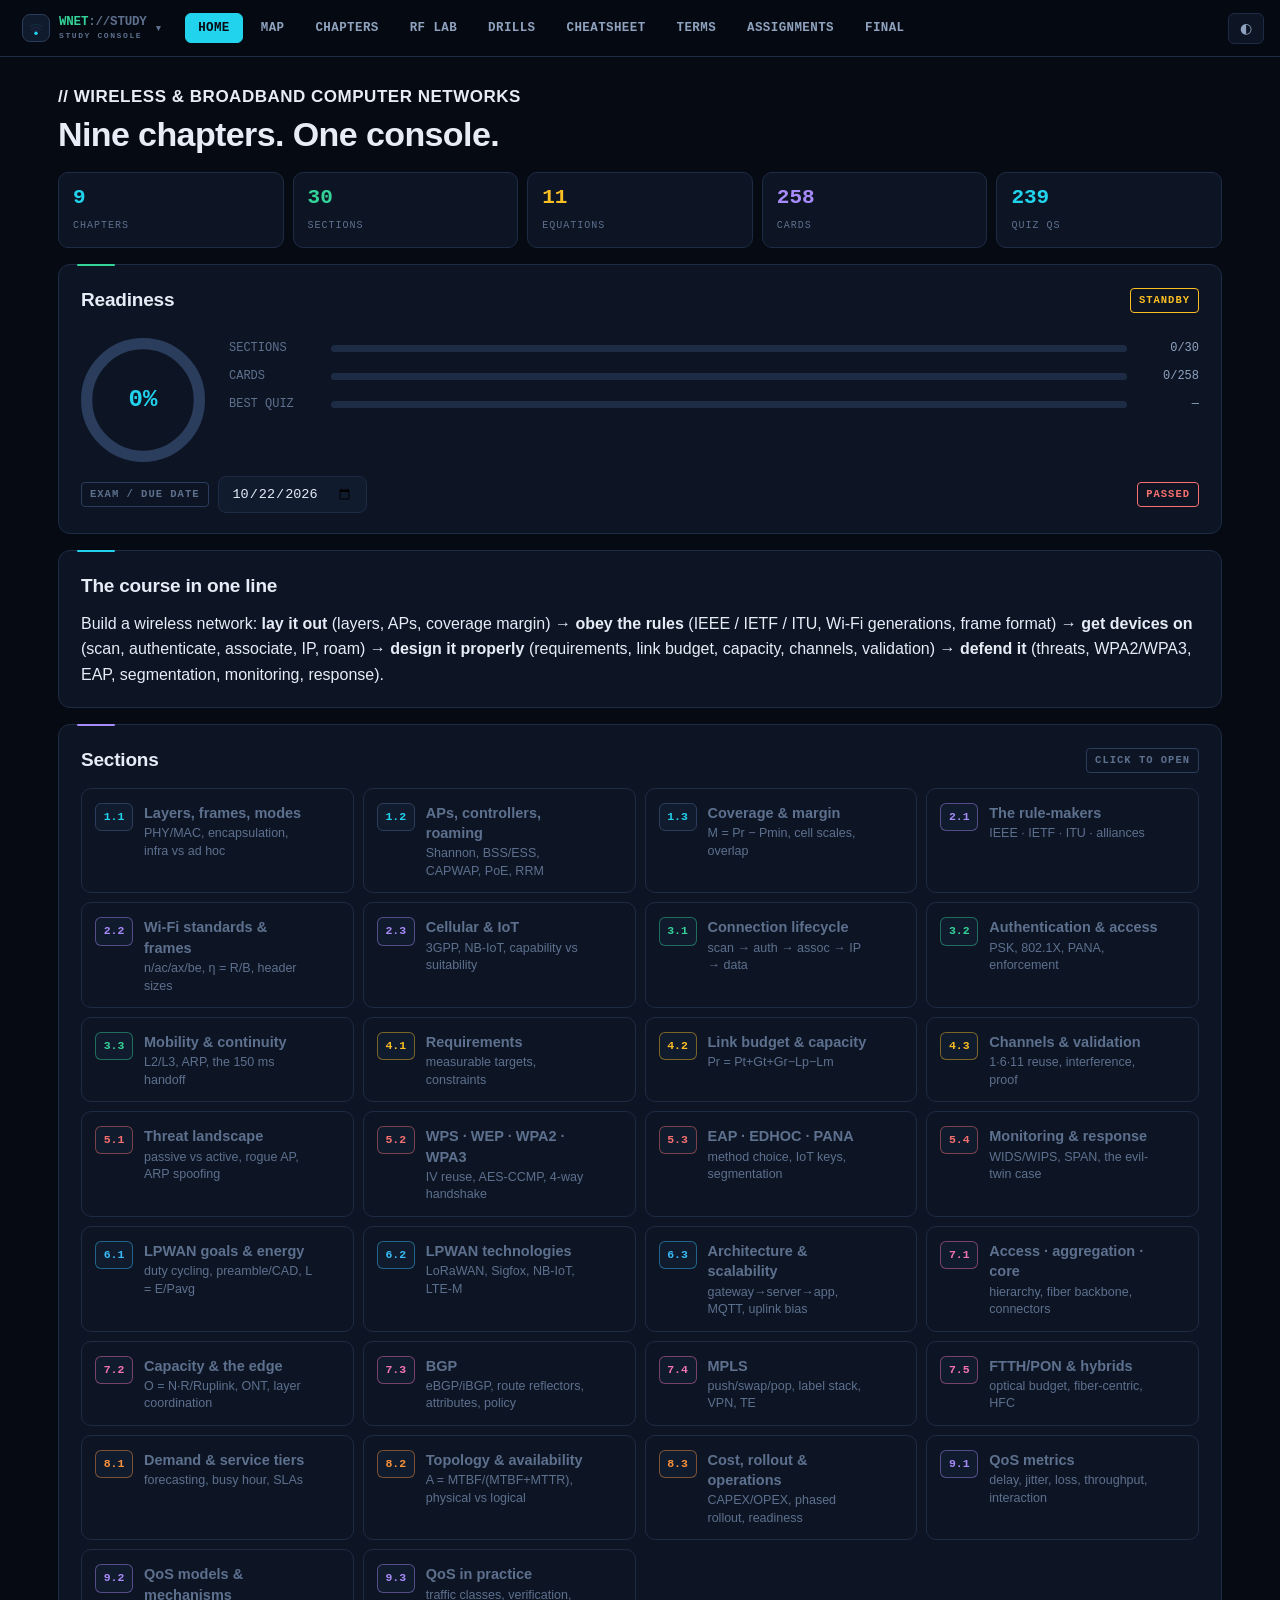
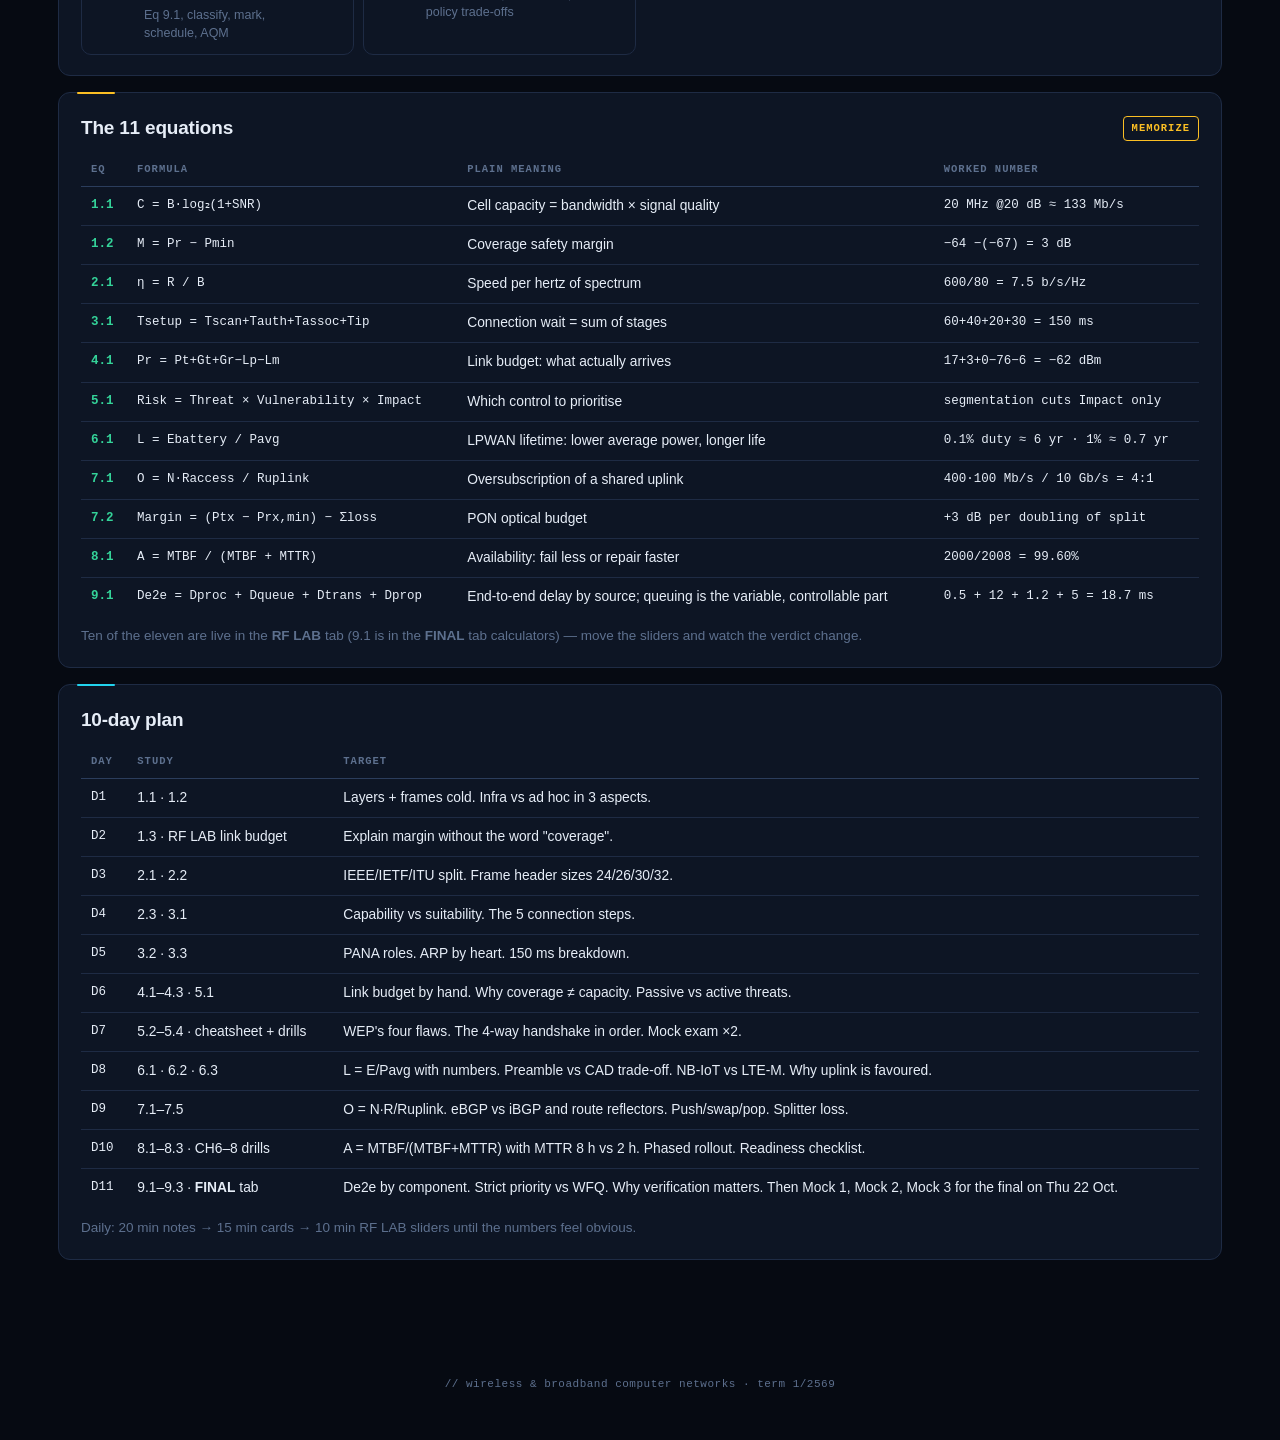
<file: index.v2.html>
<!DOCTYPE html>
<html lang="en">
<head>
<meta charset="UTF-8">
<meta name="viewport" content="width=device-width, initial-scale=1.0">
<script src="https://zann208.github.io/study/shared/v2/theme-init.js"></script>
<title>WNET // RF Console</title>
<style>
:root{
  --bg:#060a12; --bg2:#0a0f1c; --panel:#0d1524; --panel2:#111b2e;
  --ink:#e6edf7; --dim:#8fa3c0; --faint:#5d708e;
  --cy:#22d3ee; --gr:#34d399; --am:#fbbf24; --rd:#f87171; --vi:#a78bfa; --sk:#38bdf8; --pk:#f472b6; --or:#fb923c;
  --line:#1e2b44; --line2:#2b3d5c;
  --mono:"SF Mono",ui-monospace,"JetBrains Mono",Menlo,Consolas,monospace;
  --sans:-apple-system,BlinkMacSystemFont,"Segoe UI",Roboto,Helvetica,Arial,sans-serif;
}
body.light{
  --bg:#eef2f8; --bg2:#e6ecf5; --panel:#ffffff; --panel2:#f4f7fc;
  --ink:#0f1b2d; --dim:#4f6180; --faint:#7c8ca6;
  --cy:#0891b2; --gr:#059669; --am:#b45309; --rd:#dc2626; --vi:#7c3aed; --sk:#0369a1; --pk:#be185d; --or:#c2410c;
  --line:#d3dceb; --line2:#bcc9de;
}
*{box-sizing:border-box;margin:0;padding:0}
html{scroll-behavior:smooth}
body{
  background:var(--bg);color:var(--ink);font-family:var(--sans);font-size:16px;line-height:1.6;
  background-image:radial-gradient(circle at 50% -10%,rgba(34,211,238,.07),transparent 55%),
    linear-gradient(rgba(34,211,238,.025) 1px,transparent 1px),linear-gradient(90deg,rgba(34,211,238,.025) 1px,transparent 1px);
  background-size:auto,44px 44px,44px 44px;background-attachment:fixed;
}
.wrap{max-width:960px;margin:0 auto;padding:0 18px}
a{color:var(--cy);text-decoration:none}
a:hover{text-decoration:underline}
code{font-family:var(--mono);font-size:.88em;background:var(--panel2);color:var(--cy);padding:1px 6px;border-radius:4px;border:1px solid var(--line)}

/* ---- TOP BAR ---- */
nav{position:sticky;top:0;z-index:60;background:color-mix(in srgb,var(--bg) 88%,transparent);backdrop-filter:blur(14px);border-bottom:1px solid var(--line)}
.navin{max-width:1440px;margin:0 auto;padding:9px 16px;display:flex;gap:5px;align-items:center;overflow:visible;flex-wrap:nowrap}
.navin>.iconbtn{margin-left:auto}
.navin>.tabbtn{flex:0 0 auto}

.logo{display:flex;align-items:center;gap:9px;border:1px solid transparent;background:none;cursor:pointer;
  padding:4px 8px 4px 5px;border-radius:9px;transition:.13s;font-family:inherit;color:inherit}
.logo:hover{border-color:var(--line2);background:var(--panel)}
.logo:hover .bcaret{color:var(--cy)}
.logo::after{content:none}
.bmark{width:28px;height:28px;border-radius:8px;border:1px solid var(--line2);background:var(--panel2);
  display:flex;align-items:center;justify-content:center;flex:0 0 auto;color:var(--dim)}
.btext{line-height:1.2;text-align:left}
.btext b{display:block;font-family:var(--mono);font-size:12.5px;font-weight:700;letter-spacing:-.2px;color:var(--ink)}
.btext b i{font-style:normal;color:var(--faint);font-weight:600}
.btext span{display:block;font-family:var(--mono);font-size:8px;letter-spacing:1.6px;color:var(--faint);text-transform:uppercase;margin-top:1px}
.btext span em{font-style:normal;color:var(--cy);animation:neon 2.2s ease-in-out infinite}
@keyframes neon{0%,68%,100%{text-shadow:none;opacity:.75}76%{text-shadow:0 0 4px var(--cy),0 0 11px var(--cy);opacity:1}84%{opacity:.9}}
@media (prefers-reduced-motion: reduce){.btext span em{animation:none;opacity:1}}
.bcaret{font-family:var(--mono);font-size:9px;color:var(--faint);transition:.13s}
@media(max-width:700px){.btext{display:none}}

/* COURSE SWITCHER */
#csWrap{position:relative;flex:0 0 auto}

#csPop{position:absolute;top:calc(100% + 10px);left:0;z-index:200;width:min(92vw,340px);background:var(--panel);
  border:1px solid var(--line2);border-radius:14px;padding:9px;z-index:95;display:none;
  box-shadow:0 24px 60px rgba(0,0,0,.55)}
#csPop.on{display:block}
.cshd{font-family:var(--mono);font-size:9.5px;letter-spacing:1.4px;text-transform:uppercase;color:var(--faint);
  padding:6px 10px 8px;display:flex;justify-content:space-between;align-items:center}
.cshd b{color:var(--gr)}
.csi{display:flex;align-items:center;gap:11px;width:100%;text-align:left;border:1px solid transparent;background:none;
  border-radius:10px;padding:10px 11px;cursor:pointer;font-family:inherit;color:var(--ink);transition:.14s;text-decoration:none}
.csi:hover{background:var(--panel2);border-color:var(--line2);text-decoration:none}
.csi.cur{background:var(--panel2);border-color:color-mix(in srgb,var(--cy) 45%,transparent)}
.csmk{width:32px;height:32px;border-radius:9px;display:flex;align-items:center;justify-content:center;flex:0 0 auto;
  font-family:var(--mono);font-weight:800;font-size:11px;border:1px solid}

.csmk.c4{color:#a78bfa;border-color:#a78bfa}.csmk.c5{color:#34d399;border-color:#34d399}.csmk.c0{background:color-mix(in srgb,var(--gr) 14%,transparent);border-color:var(--gr);color:var(--gr)}
.csi.hub{border-bottom:1px solid var(--line);border-radius:10px 10px 0 0;margin-bottom:4px;padding-bottom:12px}
.csmk.c1{background:color-mix(in srgb,#22d3ee 14%,transparent);border-color:#22d3ee;color:#22d3ee}
.csmk.c2{background:color-mix(in srgb,#a78bfa 14%,transparent);border-color:#a78bfa;color:#a78bfa}
.csmk.c3{background:color-mix(in srgb,#fbbf24 14%,transparent);border-color:#fbbf24;color:#fbbf24}
.cstx{flex:1;min-width:0}
.cstx b{display:block;font-size:14px;font-weight:650;white-space:nowrap;overflow:hidden;text-overflow:ellipsis}
.cstx span{display:block;font-family:var(--mono);font-size:10.5px;color:var(--faint);margin-top:2px}
.csnow{font-family:var(--mono);font-size:8.5px;letter-spacing:1px;color:var(--cy);border:1px solid var(--cy);
  border-radius:4px;padding:2px 5px;flex:0 0 auto}
.cssoon{font-family:var(--mono);font-size:8.5px;letter-spacing:1px;color:var(--faint);border:1px solid var(--line2);
  border-radius:4px;padding:2px 5px;flex:0 0 auto}
.csft{border-top:1px solid var(--line);margin-top:7px;padding:9px 11px 4px;display:flex;justify-content:space-between;
  font-family:var(--mono);font-size:10px;color:var(--faint)}
.csft a{color:var(--faint);text-decoration:none}
.csft a:hover{color:var(--cy)}

.navin::-webkit-scrollbar{display:none}
.logo{font-family:var(--mono);font-weight:700;font-size:13px;color:var(--cy);white-space:nowrap;margin-right:10px;letter-spacing:.5px}
.logo b{color:var(--gr)}
.tabbtn{border:1px solid transparent;background:transparent;color:var(--dim);font-family:var(--mono);font-weight:600;font-size:12.5px;padding:7px 12px;border-radius:6px;cursor:pointer;white-space:nowrap;letter-spacing:.4px;transition:.15s}
.tabbtn:hover{color:var(--cy);border-color:var(--line2);background:var(--panel)}
.tabbtn.on{color:var(--bg);background:var(--cy);border-color:var(--cy);font-weight:700}
body.light .tabbtn.on{color:#fff}
.iconbtn{border:1px solid var(--line);background:var(--panel);color:var(--dim);font-size:14px;padding:6px 11px;border-radius:6px;cursor:pointer;font-family:var(--mono);margin-left:auto}
.iconbtn:hover{color:var(--cy);border-color:var(--cy)}

/* ---- SECTIONS ---- */
section.tab{display:none;padding:30px 0 90px}
section.tab.on{display:block}
h1{font-size:clamp(24px,4vw,34px);line-height:1.15;letter-spacing:-.6px;font-weight:800}
h1 .pre{font-family:var(--mono);color:var(--gr);font-size:.5em;display:block;letter-spacing:2px;margin-bottom:8px;font-weight:600}
h2{font-size:19px;font-weight:700;letter-spacing:-.2px}
h3{font-size:17px;font-weight:700}
h4{font-family:var(--mono);font-size:11px;text-transform:uppercase;letter-spacing:1.3px;color:var(--faint);margin:18px 0 8px;font-weight:600}
.lede{color:var(--dim);margin-top:10px;font-size:15.5px;max-width:660px}
.sub2{color:var(--faint);font-size:13.5px;margin-top:4px}
p{margin-top:9px}

/* ---- PANELS ---- */
.panel{background:var(--panel);border:1px solid var(--line);border-radius:12px;padding:20px 22px;margin-top:16px;position:relative}
.panel::before{content:"";position:absolute;top:-1px;left:18px;width:38px;height:2px;background:var(--cy);border-radius:2px}
.panel.pg::before{background:var(--gr)}
.panel.pa::before{background:var(--am)}
.panel.pv::before{background:var(--vi)}
.ph{display:flex;align-items:center;gap:10px;flex-wrap:wrap;margin-bottom:4px}
.badge{font-family:var(--mono);font-size:10.5px;letter-spacing:1px;text-transform:uppercase;padding:3px 8px;border-radius:4px;border:1px solid var(--line2);color:var(--faint);font-weight:600}
.badge.cy{color:var(--cy);border-color:var(--cy)}
.badge.gr{color:var(--gr);border-color:var(--gr)}
.badge.am{color:var(--am);border-color:var(--am)}
.badge.rd{color:var(--rd);border-color:var(--rd)}
.badge.vi{color:var(--vi);border-color:var(--vi)}
.right{margin-left:auto}

/* ---- STATS ---- */
.stats{display:grid;grid-template-columns:repeat(auto-fit,minmax(112px,1fr));gap:9px;margin-top:18px}
.stat{background:var(--panel);border:1px solid var(--line);border-radius:10px;padding:12px 14px}
.stat b{display:block;font-family:var(--mono);font-size:21px;color:var(--cy);line-height:1.2}
.stat span{font-family:var(--mono);font-size:10px;text-transform:uppercase;letter-spacing:1px;color:var(--faint)}
.stat.g b{color:var(--gr)} .stat.a b{color:var(--am)} .stat.v b{color:var(--vi)}

/* ---- GRID CARDS ---- */
.grid{display:grid;grid-template-columns:repeat(auto-fill,minmax(238px,1fr));gap:9px;margin-top:12px}
.gcard{display:flex;gap:11px;align-items:flex-start;background:var(--panel);border:1px solid var(--line);border-radius:10px;padding:12px 13px;cursor:pointer;font-family:inherit;text-align:left;color:var(--ink);transition:.15s}
.gcard:hover{border-color:var(--cy);transform:translateY(-1px)}
.gcard .id{flex:0 0 auto;font-family:var(--mono);font-size:11.5px;font-weight:700;color:var(--cy);background:var(--panel2);border:1px solid var(--line2);border-radius:6px;padding:5px 7px;min-width:38px;text-align:center}
.gcard.c2 .id{color:var(--vi);border-color:color-mix(in srgb,var(--vi) 45%,transparent)}
.gcard.c3 .id{color:var(--gr);border-color:color-mix(in srgb,var(--gr) 45%,transparent)}
.gcard.c4 .id{color:var(--am);border-color:color-mix(in srgb,var(--am) 45%,transparent)}
.gcard.c5 .id{color:var(--rd);border-color:color-mix(in srgb,var(--rd) 45%,transparent)}
.gcard b{display:block;font-size:14.5px;font-weight:650}
.gcard span{display:block;color:var(--faint);font-size:12.5px;line-height:1.4;margin-top:2px}
.gcard .tick{margin-left:auto;color:var(--gr);font-family:var(--mono);font-size:13px;opacity:0}
.gcard.done .tick{opacity:1}

/* ---- PIPELINE ---- */
.pipe{display:grid;grid-template-columns:1fr auto 1fr auto 1fr auto 1fr;gap:6px;align-items:center;margin-top:16px}
.pnode{background:var(--panel2);border:1px solid var(--line2);border-radius:10px;padding:13px 10px;text-align:center}
.pnode .ic{font-family:var(--mono);font-size:18px;color:var(--cy)}
.pnode b{display:block;font-size:13.5px;margin-top:5px}
.pnode span{display:block;color:var(--faint);font-size:11.5px;margin-top:3px}
.parrow{font-family:var(--mono);color:var(--gr);font-size:16px;text-align:center}
@media(max-width:700px){.pipe{grid-template-columns:1fr}.parrow{transform:rotate(90deg)}}

/* ---- TABLES ---- */
.tscroll{overflow-x:auto;margin-top:10px}
table{width:100%;border-collapse:collapse;font-size:13.8px}
th{text-align:left;font-family:var(--mono);font-size:10.5px;text-transform:uppercase;letter-spacing:1px;color:var(--faint);padding:8px 10px;border-bottom:1px solid var(--line2);font-weight:600;white-space:nowrap}
td{padding:8px 10px;border-bottom:1px solid var(--line);vertical-align:top}
tr:last-child td{border-bottom:0}
tbody tr:hover{background:var(--panel2)}
.mono{font-family:var(--mono);font-size:12.5px}
.ok{color:var(--gr);font-weight:600} .no{color:var(--rd);font-weight:600} .wn{color:var(--am);font-weight:600}

/* ---- ITEMS ---- */
.item{background:var(--panel);border:1px solid var(--line);border-radius:12px;padding:20px 22px;margin-top:16px;scroll-margin-top:74px}
.item.c2{border-left:2px solid color-mix(in srgb,var(--vi) 55%,transparent)}
.item.c3{border-left:2px solid color-mix(in srgb,var(--gr) 55%,transparent)}
.item.c4{border-left:2px solid color-mix(in srgb,var(--am) 55%,transparent)}
.item.c5{border-left:2px solid color-mix(in srgb,var(--rd) 55%,transparent)}
.p5 h2.sec .num{color:var(--rd)}
.box.dgr{background:color-mix(in srgb,var(--rd) 10%,var(--panel));border:1px solid color-mix(in srgb,var(--rd) 28%,transparent)}
.box.dgr b:first-child{color:var(--rd)}
.panel.pr::before{background:var(--rd)}
.badge.vi{color:var(--vi);border-color:var(--vi)}.badge.sk{color:var(--sk);border-color:var(--sk)}.badge.pk{color:var(--pk);border-color:var(--pk)}.badge.or{color:var(--or);border-color:var(--or)}
.gcard.c6 .id{color:var(--sk);border-color:color-mix(in srgb,var(--sk) 45%,transparent)}
.gcard.c7 .id{color:var(--pk);border-color:color-mix(in srgb,var(--pk) 45%,transparent)}
.gcard.c8 .id{color:var(--or);border-color:color-mix(in srgb,var(--or) 45%,transparent)}
.gcard.c9 .id{color:var(--vi);border-color:color-mix(in srgb,var(--vi) 45%,transparent)}
.item.c6{border-left:2px solid color-mix(in srgb,var(--sk) 55%,transparent)}
.item.c7{border-left:2px solid color-mix(in srgb,var(--pk) 55%,transparent)}
.item.c8{border-left:2px solid color-mix(in srgb,var(--or) 55%,transparent)}
.item.c9{border-left:2px solid color-mix(in srgb,var(--vi) 55%,transparent)}
#notes article.item.c6>.ph{border-left-color:var(--sk)}
#notes article.item.c7>.ph{border-left-color:var(--pk)}
#notes article.item.c8>.ph{border-left-color:var(--or)}
#notes article.item.c9>.ph{border-left-color:var(--vi)}
.p6 h2.sec .num{color:var(--sk)}.p7 h2.sec .num{color:var(--pk)}.p8 h2.sec .num{color:var(--or)}.p9 h2.sec .num{color:var(--vi)}
.tab>.wrap>.lede{display:none}
.panel.p6::before{background:var(--sk)}.panel.p7::before{background:var(--pk)}.panel.p8::before{background:var(--or)}.panel.p9::before{background:var(--vi)}
.tag{font-family:var(--mono);font-size:11px;color:var(--faint);margin-left:auto;white-space:nowrap}
.tldr{margin-top:12px;background:var(--panel2);border-left:2px solid var(--cy);border-radius:0 8px 8px 0;padding:10px 14px;font-size:15.5px;font-weight:600}
.box{border-radius:8px;padding:11px 14px;margin-top:11px;font-size:14.5px;line-height:1.6}
.box b:first-child{font-family:var(--mono);font-size:11px;letter-spacing:.8px;text-transform:uppercase;display:block;margin-bottom:3px}
.rl{background:color-mix(in srgb,var(--gr) 9%,var(--panel));border:1px solid color-mix(in srgb,var(--gr) 25%,transparent)}
.rl b:first-child{color:var(--gr)}
.wild{background:color-mix(in srgb,var(--cy) 9%,var(--panel));border:1px solid color-mix(in srgb,var(--cy) 25%,transparent)}
.wild b:first-child{color:var(--cy)}
.trap{background:color-mix(in srgb,var(--am) 10%,var(--panel));border:1px solid color-mix(in srgb,var(--am) 28%,transparent)}
.trap b:first-child{color:var(--am)}
.anl{background:color-mix(in srgb,var(--vi) 10%,var(--panel));border:1px solid color-mix(in srgb,var(--vi) 26%,transparent)}
.anl b:first-child{color:var(--vi)}
.box ul{margin:4px 0 0 17px} .box li{margin-top:4px}
ul.pts{margin:6px 0 0 17px} ul.pts li{margin-top:6px}
ul.pts li::marker{color:var(--cy)}
ol.steps{margin:6px 0 0 20px} ol.steps li{margin-top:7px}
ol.steps li::marker{font-family:var(--mono);color:var(--gr);font-size:12.5px}

details{margin-top:11px;border:1px solid var(--line);border-radius:8px;overflow:hidden;background:var(--panel2)}
summary{cursor:pointer;padding:9px 14px;font-family:var(--mono);font-size:12.5px;color:var(--cy);user-select:none;letter-spacing:.3px}
summary:hover{background:var(--panel)}
summary::marker{color:var(--gr)}
.dbody{padding:13px 15px;font-size:14.5px;border-top:1px solid var(--line)}
.dbody p{margin-bottom:9px} .dbody p:last-child{margin-bottom:0}

/* ---- EQUATION ---- */
.eq{background:#050810;border:1px solid var(--line2);border-radius:8px;padding:16px 14px;text-align:center;margin-top:12px;font-family:var(--mono);font-size:17px;color:var(--cy);font-weight:700;position:relative}
body.light .eq{background:var(--panel2)}
.eq small{display:block;font-family:var(--sans);font-size:12.8px;color:var(--dim);font-weight:400;margin-top:7px;letter-spacing:0}
.eq .eqn{position:absolute;top:6px;right:11px;font-size:10px;color:var(--faint);font-weight:600}

/* ---- CONTROLS ---- */
.row{display:flex;gap:9px;margin-top:14px;flex-wrap:wrap;align-items:center}
.btn{border:1px solid var(--line2);background:var(--panel2);border-radius:8px;padding:9px 16px;font-size:13.5px;font-weight:650;cursor:pointer;font-family:var(--mono);color:var(--ink);transition:.15s}
.btn:hover{border-color:var(--cy);color:var(--cy)}
.btn.on{background:var(--cy);color:var(--bg);border-color:var(--cy)}
body.light .btn.on{color:#fff}
.btn.go{background:color-mix(in srgb,var(--gr) 16%,var(--panel));color:var(--gr);border-color:color-mix(in srgb,var(--gr) 45%,transparent)}
.btn.no2{background:color-mix(in srgb,var(--am) 16%,var(--panel));color:var(--am);border-color:color-mix(in srgb,var(--am) 45%,transparent)}
.chip{border:1px solid var(--line);background:var(--panel);border-radius:20px;padding:5px 12px;font-size:12px;font-family:var(--mono);color:var(--faint);cursor:pointer}
.chip.on{background:var(--cy);border-color:var(--cy);color:var(--bg);font-weight:700}
body.light .chip.on{color:#fff}
.chips{display:flex;gap:6px;flex-wrap:wrap;margin-top:12px}
.fld{border:1px solid var(--line);border-radius:8px;padding:9px 13px;font-family:var(--mono);font-size:13.5px;background:var(--panel2);color:var(--ink);width:100%}
.fld:focus{outline:1px solid var(--cy);border-color:var(--cy)}
.chk{display:flex;align-items:center;gap:8px;font-family:var(--mono);font-size:12.5px;color:var(--faint);cursor:pointer}
.chk input{width:16px;height:16px;accent-color:var(--gr);cursor:pointer}
.foot{display:flex;gap:10px;align-items:center;margin-top:15px;padding-top:13px;border-top:1px solid var(--line);flex-wrap:wrap}

/* ---- SLIDERS / CALC ---- */
.sl{display:grid;grid-template-columns:118px 1fr 74px;gap:10px;align-items:center;margin-top:9px;font-family:var(--mono);font-size:12px}
.sl label{color:var(--faint)}
.sl input[type=range]{width:100%;accent-color:var(--cy);cursor:pointer}
.sl .v{text-align:right;color:var(--cy);font-weight:700;font-size:13px}
.res{margin-top:13px;border-radius:8px;padding:14px;text-align:center;font-family:var(--mono);font-size:18px;font-weight:700}
.res small{display:block;font-family:var(--sans);font-size:13px;font-weight:500;opacity:.88;margin-top:5px;line-height:1.5}
.r-ok{background:color-mix(in srgb,var(--gr) 14%,var(--panel));color:var(--gr)}
.r-mid{background:color-mix(in srgb,var(--am) 14%,var(--panel));color:var(--am)}
.r-no{background:color-mix(in srgb,var(--rd) 12%,var(--panel));color:var(--rd)}
.work{font-family:var(--mono);font-size:12.5px;color:var(--dim);background:var(--panel2);border:1px solid var(--line);border-radius:8px;padding:11px 13px;margin-top:10px;line-height:1.75;overflow-x:auto}
.work b{color:var(--cy)}

/* ---- SIGNAL BARS ---- */
.sig{display:inline-flex;gap:2px;align-items:flex-end;height:15px;vertical-align:-2px;margin-right:7px}
.sig i{width:3.5px;background:var(--line2);border-radius:1px;display:block}
.sig i:nth-child(1){height:25%} .sig i:nth-child(2){height:50%} .sig i:nth-child(3){height:75%} .sig i:nth-child(4){height:100%}
.sig.l1 i:nth-child(-n+1),.sig.l2 i:nth-child(-n+2),.sig.l3 i:nth-child(-n+3),.sig.l4 i:nth-child(-n+4){background:var(--gr)}
.sig.w i:nth-child(-n+2){background:var(--am)}

/* ---- FLASHCARD ---- */
.stage{perspective:1200px;margin-top:16px}
.fcard{position:relative;min-height:236px;cursor:pointer;transform-style:preserve-3d;transition:transform .45s}
.fcard.flip{transform:rotateX(180deg)}
.face{position:absolute;inset:0;backface-visibility:hidden;background:var(--panel);border:1px solid var(--line2);border-radius:12px;display:flex;align-items:center;justify-content:center;padding:36px 30px;text-align:center}
.face.back{transform:rotateX(180deg);background:var(--panel2);border-color:var(--cy)}
.face .lab{position:absolute;top:11px;left:15px;font-family:var(--mono);font-size:10px;letter-spacing:1.2px;text-transform:uppercase;color:var(--faint)}
.face .tp{position:absolute;top:11px;right:15px;font-family:var(--mono);font-size:10px;color:var(--cy)}
.face .tx{font-size:19px;font-weight:650;line-height:1.5}
.face.back .tx{font-size:16.5px;font-weight:550;color:var(--ink)}
.meta{text-align:center;color:var(--faint);font-family:var(--mono);font-size:12px;margin-top:12px}

/* ---- QUIZ ---- */
.qopt{display:block;width:100%;text-align:left;border:1px solid var(--line);background:var(--panel2);border-radius:8px;padding:11px 15px;margin-top:8px;font-family:inherit;font-size:14.8px;color:var(--ink);cursor:pointer}
.qopt:hover{border-color:var(--cy)}
.qopt:disabled{cursor:default}
.qopt.right{border-color:var(--gr);background:color-mix(in srgb,var(--gr) 14%,var(--panel));color:var(--gr);font-weight:650}
.qopt.wrong{border-color:var(--rd);background:color-mix(in srgb,var(--rd) 12%,var(--panel));color:var(--rd);font-weight:650}
.why{margin-top:11px;background:var(--panel2);border-left:2px solid var(--cy);border-radius:0 8px 8px 0;padding:10px 14px;font-size:14px}
.big{font-family:var(--mono);font-size:32px;font-weight:800;color:var(--cy);margin-top:6px}

/* ---- RING ---- */
.ringwrap{position:relative;width:124px;height:124px;margin-top:8px}
.ring{width:100%;height:100%;transform:rotate(-90deg)}
.rbg{fill:none;stroke:var(--line2);stroke-width:10}
.rfg{fill:none;stroke:var(--cy);stroke-width:10;stroke-linecap:round;stroke-dasharray:314;stroke-dashoffset:314;transition:stroke-dashoffset .7s}
.rtx{position:absolute;inset:0;display:flex;align-items:center;justify-content:center;font-family:var(--mono);font-size:24px;font-weight:800;color:var(--cy)}
.bars{flex:1;min-width:230px}
.bar{display:flex;align-items:center;gap:10px;margin-top:9px;font-family:var(--mono);font-size:12px}
.bar .bl{flex:0 0 92px;color:var(--faint)}
.bar .bt{flex:1;height:7px;background:var(--line);border-radius:20px;overflow:hidden}
.bar .bt i{display:block;height:100%;width:0;background:linear-gradient(90deg,var(--cy),var(--gr));transition:.6s}
.bar .bv{flex:0 0 62px;text-align:right;color:var(--dim)}

/* ---- SIDEBAR ---- */
#sbT{position:fixed;left:15px;bottom:16px;z-index:80;border:1px solid var(--cy);background:var(--panel);color:var(--cy);font-family:var(--mono);font-weight:700;border-radius:8px;padding:11px 17px;font-size:12.5px;cursor:pointer;box-shadow:0 8px 26px rgba(0,0,0,.5)}
#sbB{position:fixed;inset:0;background:rgba(3,7,14,.62);z-index:85;display:none}
#sbB.on{display:block}
#sb{position:fixed;top:0;left:0;bottom:0;width:min(84vw,290px);background:var(--panel);border-right:1px solid var(--line2);z-index:90;transform:translateX(-105%);transition:transform .24s;display:flex;flex-direction:column;padding:14px 0 10px}
#sb.on{transform:none;box-shadow:0 0 50px rgba(0,0,0,.6)}
.sbh{display:flex;align-items:center;justify-content:space-between;padding:0 10px 8px 16px}
.sbh span{font-family:var(--mono);font-size:11px;letter-spacing:1.4px;color:var(--gr)}
#sbX{border:0;background:none;color:var(--faint);font-size:14px;cursor:pointer;padding:4px 9px;font-family:var(--mono)}
#sbX:hover{color:var(--rd)}
#sbL{overflow-y:auto;flex:1}
.sbg{font-family:var(--mono);font-size:10px;letter-spacing:1.3px;text-transform:uppercase;color:var(--faint);padding:13px 16px 4px}
.sbi{display:flex;gap:9px;align-items:center;width:100%;text-align:left;border:0;background:none;font-family:var(--sans);font-size:13.5px;color:var(--ink);padding:7px 14px 7px 16px;cursor:pointer}
.sbi:hover{background:var(--panel2);color:var(--cy)}
.sbi .n{flex:0 0 auto;font-family:var(--mono);font-size:10.5px;font-weight:700;color:var(--cy);background:var(--panel2);border:1px solid var(--line);border-radius:5px;padding:3px 5px;min-width:30px;text-align:center}
.sbi .t{white-space:nowrap;overflow:hidden;text-overflow:ellipsis}
.sbi.done::after{content:"OK";margin-left:auto;font-family:var(--mono);font-size:9.5px;color:var(--gr)}
#sbF{margin:2px 14px 8px 16px;width:calc(100% - 30px)}

/* ---- RAIL ---- */
#rail{display:none;border-top:1px solid var(--line);background:var(--panel)}
body.hasrail #rail{display:block}
.railin{max-width:960px;margin:0 auto;padding:7px 16px;display:flex;gap:8px;align-items:center}
.rbtn{border:1px solid var(--line2);background:var(--panel2);color:var(--dim);font-family:var(--mono);font-size:14px;font-weight:700;padding:5px 11px;border-radius:6px;cursor:pointer;line-height:1.2}
.rbtn:hover:not(:disabled){color:var(--cy);border-color:var(--cy)}
.rbtn:disabled{opacity:.3;cursor:default}
#railSel{flex:1;min-width:0;border:1px solid var(--line2);background:var(--panel2);color:var(--ink);font-family:var(--mono);font-size:12.5px;padding:6px 10px;border-radius:6px;cursor:pointer}
#railSel:focus{outline:1px solid var(--cy)}
#railTop{border:1px solid var(--line2);background:var(--panel2);color:var(--gr);font-family:var(--mono);font-size:11px;font-weight:700;padding:6px 10px;border-radius:6px;cursor:pointer;white-space:nowrap}
#railTop:hover{border-color:var(--gr)}
body.hasrail .item,body.hasrail .panel{scroll-margin-top:112px}
@media(max-width:560px){#railTop{display:none}.railin{padding:6px 12px}}

/* ---- SVG ---- */
.topo{width:100%;height:auto;margin-top:12px;background:var(--panel2);border:1px solid var(--line);border-radius:10px}
.legend{display:flex;gap:14px;flex-wrap:wrap;margin-top:10px;font-family:var(--mono);font-size:11.5px;color:var(--faint);align-items:center}
.dot{display:inline-block;width:9px;height:9px;border-radius:50%;margin-right:5px}
.footer{text-align:center;color:var(--faint);font-family:var(--mono);font-size:11px;padding:26px 0 46px;letter-spacing:.5px}
@media(max-width:600px){.panel,.item{padding:16px}.tag{display:none}.sl{grid-template-columns:98px 1fr 62px}}
@media print{nav,#sbT,#sb,#sbB,.btn,.chk,.row{display:none!important}section.tab{display:block!important}body{background:#fff;color:#000}}
</style>
<link rel="stylesheet" href="https://zann208.github.io/study/shared/v2/study-system.css?v=20260911-width1">
<link rel="stylesheet" href="https://zann208.github.io/study/shared/v2/legacy-console.css">
<link rel="stylesheet" href="./study-console-adapter.css">
<link rel="stylesheet" href="https://zann208.github.io/study/shared/v2/reading.css?v=20260910-layout2">
</head>
<body data-study-console="wnet" data-console-id="wnet" data-console-name="Wireless Network Engineering">

<nav><div class="navin">
  <div id="csWrap"><button class="logo" id="logoBtn" title="Switch course" aria-haspopup="true" aria-expanded="false"><span class="bmark"><svg width="15" height="15" viewBox="0 0 16 16" aria-hidden="true">
      <path d="M3.2 9.4a6.6 6.6 0 0 1 9.6 0" fill="none" stroke="#a78bfa" stroke-width="1.35" stroke-linecap="round" opacity=".55"/>
      <path d="M5.1 11.3a3.9 3.9 0 0 1 5.8 0" fill="none" stroke="#a78bfa" stroke-width="1.35" stroke-linecap="round" opacity=".85"/>
      <circle cx="8" cy="13.2" r="1.7" fill="#22d3ee"/></svg></span><span class="btext"><b>WNET<i>://STUDY</i></b><span>study console</span></span><span class="bcaret">▾</span></button>
  <div id="csPop" role="menu">
    <div class="cshd"><span>Semester consoles</span><span>5</span></div>
      <a class="csi hub" href="https://zann208.github.io/study/" role="menuitem">
        <span class="csmk c0">ALL</span>
        <span class="cstx"><b>All courses</b><span>semester overview</span></span>
        <span class="cssoon">HOME ↗</span></a>
    <a class="csi" href="https://zann208.github.io/netdes/" role="menuitem">
      <span class="csmk c1">NET</span>
      <span class="cstx"><b>Network Design</b><span>Switching &amp; routing</span></span>
      <span class="cssoon">OPEN ↗</span></a>
    <a class="csi cur" href="#" id="csSelf" role="menuitem">
      <span class="csmk c2">WLN</span>
      <span class="cstx"><b>Wireless Networks</b><span>Wireless engineering</span></span>
      <span class="csnow">HERE</span></a>
    <a class="csi" href="https://zann208.github.io/algo/" role="menuitem">
      <span class="csmk c3">ALG</span>
      <span class="cstx"><b>Algorithms for iSNE</b><span>Algorithms &amp; data structures</span></span>
      <span class="cssoon">OPEN ↗</span></a>
    <a class="csi" href="https://zann208.github.io/privacy/" role="menuitem"><span class="csmk c4">PRV</span><span class="cstx"><b>Privacy Technologies</b><span>Privacy &amp; security</span></span><span class="cssoon">OPEN &#8599;</span></a><a class="csi" href="https://zann208.github.io/os/" role="menuitem"><span class="csmk c5">OS</span><span class="cstx"><b>Operating Systems</b><span>Systems &amp; scheduling</span></span><span class="cssoon">OPEN &#8599;</span></a><div class="csft"><span>SEM 1 · 2026</span><a href="https://zann208.github.io" target="_blank" rel="noopener">portfolio ↗</a></div>
  </div>
  </div>
  <button class="tabbtn on" data-tab="home">HOME</button>
  <button class="tabbtn" data-tab="map">MAP</button>
  <button class="tabbtn" data-tab="notes">CHAPTERS</button>
  <button class="tabbtn" data-tab="lab">RF LAB</button>
  <button class="tabbtn" data-tab="drills">DRILLS</button>
  <button class="tabbtn" data-tab="cheat">CHEATSHEET</button>
  <button class="tabbtn" data-tab="terms">TERMS</button>
  <button class="tabbtn" data-tab="asg">ASSIGNMENTS</button>
  <button class="tabbtn" data-tab="final">FINAL</button>
  <button class="iconbtn" id="themeBtn" title="Toggle light / dark">◐</button>
</div>
<div id="rail"><div class="railin">
  <button class="rbtn" id="railPrev" title="previous">‹</button>
  <select id="railSel"></select>
  <button class="rbtn" id="railNext" title="next">›</button>
  <button id="railTop">↑ TOP</button>
</div></div></nav>

<div id="sbB"></div>
<aside id="sb">
  <div class="sbh"><span>// NAVIGATE</span><button id="sbX">✕</button></div>
  <input id="sbF" class="fld" placeholder="filter…">
  <div id="sbL"></div>
</aside>
<button id="sbT">☰ INDEX</button>

<!-- ============ HOME ============ -->
<section class="tab on" id="home"><div class="wrap">
  <h1><span class="pre">// WIRELESS &amp; BROADBAND COMPUTER NETWORKS</span>Nine chapters. One console.</h1>
  <p class="lede">Built from your own CH1–CH9 handouts. Plain words, short form + long form, live calculators, cards and a mock exam. Term 1/2569.</p>

  <div class="stats">
    <div class="stat"><b>9</b><span>Chapters</span></div>
    <div class="stat g"><b>30</b><span>Sections</span></div>
    <div class="stat a"><b>11</b><span>Equations</span></div>
    <div class="stat v"><b id="sCards">—</b><span>Cards</span></div>
    <div class="stat"><b id="sQs">—</b><span>Quiz Qs</span></div>
  </div>

  <div class="panel pg">
    <div class="ph"><h2>Readiness</h2><span class="badge gr right" id="rStatus">STANDBY</span></div>
    <div class="row" style="align-items:flex-start;gap:24px">
      <div class="ringwrap"><svg class="ring" viewBox="0 0 110 110"><circle class="rbg" cx="55" cy="55" r="50"/><circle class="rfg" id="ringFg" cx="55" cy="55" r="50"/></svg><div class="rtx" id="readyPct">0%</div></div>
      <div class="bars">
        <div class="bar"><span class="bl">SECTIONS</span><span class="bt"><i id="bTop"></i></span><span class="bv" id="vTop">0/30</span></div>
        <div class="bar"><span class="bl">CARDS</span><span class="bt"><i id="bCard"></i></span><span class="bv" id="vCard">0</span></div>
        <div class="bar"><span class="bl">BEST QUIZ</span><span class="bt"><i id="bQuiz"></i></span><span class="bv" id="vQuiz">—</span></div>
      </div>
    </div>
    <div class="row"><span class="badge">EXAM / DUE DATE</span><input type="date" id="examDate" class="fld" style="width:auto"><span class="badge cy" id="examLeft">—</span></div>
  </div>

  <div class="panel">
    <div class="ph"><h2>The course in one line</h2></div>
    <p>Build a wireless network: <b>lay it out</b> (layers, APs, coverage margin) → <b>obey the rules</b> (IEEE / IETF / ITU, Wi-Fi generations, frame format) → <b>get devices on</b> (scan, authenticate, associate, IP, roam) → <b>design it properly</b> (requirements, link budget, capacity, channels, validation) → <b>defend it</b> (threats, WPA2/WPA3, EAP, segmentation, monitoring, response).</p>
  </div>

  <div class="panel pv">
    <div class="ph"><h2>Sections</h2><span class="badge right">click to open</span></div>
    <div class="grid" id="gridTopics"></div>
  </div>

  <div class="panel pa">
    <div class="ph"><h2>The 11 equations</h2><span class="badge am right">memorize</span></div>
    <div class="tscroll"><table>
      <tr><th>Eq</th><th>Formula</th><th>Plain meaning</th><th>Worked number</th></tr>
      <tr><td class="mono ok">1.1</td><td class="mono">C = B·log₂(1+SNR)</td><td>Cell capacity = bandwidth × signal quality</td><td class="mono">20 MHz @20 dB ≈ 133 Mb/s</td></tr>
      <tr><td class="mono ok">1.2</td><td class="mono">M = Pr − Pmin</td><td>Coverage safety margin</td><td class="mono">−64 −(−67) = 3 dB</td></tr>
      <tr><td class="mono ok">2.1</td><td class="mono">η = R / B</td><td>Speed per hertz of spectrum</td><td class="mono">600/80 = 7.5 b/s/Hz</td></tr>
      <tr><td class="mono ok">3.1</td><td class="mono">Tsetup = Tscan+Tauth+Tassoc+Tip</td><td>Connection wait = sum of stages</td><td class="mono">60+40+20+30 = 150 ms</td></tr>
      <tr><td class="mono ok">4.1</td><td class="mono">Pr = Pt+Gt+Gr−Lp−Lm</td><td>Link budget: what actually arrives</td><td class="mono">17+3+0−76−6 = −62 dBm</td></tr>
      <tr><td class="mono ok">5.1</td><td class="mono">Risk = Threat × Vulnerability × Impact</td><td>Which control to prioritise</td><td class="mono">segmentation cuts Impact only</td></tr>
      <tr><td class="mono ok">6.1</td><td class="mono">L = Ebattery / Pavg</td><td>LPWAN lifetime: lower average power, longer life</td><td class="mono">0.1% duty ≈ 6 yr · 1% ≈ 0.7 yr</td></tr>
      <tr><td class="mono ok">7.1</td><td class="mono">O = N·Raccess / Ruplink</td><td>Oversubscription of a shared uplink</td><td class="mono">400·100 Mb/s / 10 Gb/s = 4:1</td></tr>
      <tr><td class="mono ok">7.2</td><td class="mono">Margin = (Ptx − Prx,min) − Σloss</td><td>PON optical budget</td><td class="mono">+3 dB per doubling of split</td></tr>
      <tr><td class="mono ok">8.1</td><td class="mono">A = MTBF / (MTBF + MTTR)</td><td>Availability: fail less or repair faster</td><td class="mono">2000/2008 = 99.60%</td></tr>
      <tr><td class="mono ok">9.1</td><td class="mono">De2e = Dproc + Dqueue + Dtrans + Dprop</td><td>End-to-end delay by source; queuing is the variable, controllable part</td><td class="mono">0.5 + 12 + 1.2 + 5 = 18.7 ms</td></tr>
    </table></div>
    <p class="sub2" style="margin-top:9px">Ten of the eleven are live in the <b>RF LAB</b> tab (9.1 is in the <b>FINAL</b> tab calculators) — move the sliders and watch the verdict change.</p>
  </div>

  <div class="panel">
    <div class="ph"><h2>10-day plan</h2></div>
    <div class="tscroll"><table>
      <tr><th>Day</th><th>Study</th><th>Target</th></tr>
      <tr><td class="mono">D1</td><td>1.1 · 1.2</td><td>Layers + frames cold. Infra vs ad hoc in 3 aspects.</td></tr>
      <tr><td class="mono">D2</td><td>1.3 · RF LAB link budget</td><td>Explain margin without the word "coverage".</td></tr>
      <tr><td class="mono">D3</td><td>2.1 · 2.2</td><td>IEEE/IETF/ITU split. Frame header sizes 24/26/30/32.</td></tr>
      <tr><td class="mono">D4</td><td>2.3 · 3.1</td><td>Capability vs suitability. The 5 connection steps.</td></tr>
      <tr><td class="mono">D5</td><td>3.2 · 3.3</td><td>PANA roles. ARP by heart. 150 ms breakdown.</td></tr>
      <tr><td class="mono">D6</td><td>4.1–4.3 · 5.1</td><td>Link budget by hand. Why coverage ≠ capacity. Passive vs active threats.</td></tr>
      <tr><td class="mono">D7</td><td>5.2–5.4 · cheatsheet + drills</td><td>WEP's four flaws. The 4-way handshake in order. Mock exam ×2.</td></tr>
      <tr><td class="mono">D8</td><td>6.1 · 6.2 · 6.3</td><td>L = E/Pavg with numbers. Preamble vs CAD trade-off. NB-IoT vs LTE-M. Why uplink is favoured.</td></tr>
      <tr><td class="mono">D9</td><td>7.1–7.5</td><td>O = N·R/Ruplink. eBGP vs iBGP and route reflectors. Push/swap/pop. Splitter loss.</td></tr>
      <tr><td class="mono">D10</td><td>8.1–8.3 · CH6–8 drills</td><td>A = MTBF/(MTBF+MTTR) with MTTR 8 h vs 2 h. Phased rollout. Readiness checklist.</td></tr>
      <tr><td class="mono">D11</td><td>9.1–9.3 · <b>FINAL</b> tab</td><td>De2e by component. Strict priority vs WFQ. Why verification matters. Then Mock 1, Mock 2, Mock 3 for the final on Thu 22 Oct.</td></tr>
    </table></div>
    <p class="sub2" style="margin-top:10px">Daily: 20 min notes → 15 min cards → 10 min RF LAB sliders until the numbers feel obvious.</p>
  </div>
</div></section>

<!-- ============ MAP ============ -->
<section class="tab" id="map"><div class="wrap">
  <h1><span class="pre">// COURSE PIPELINE</span>How the nine chapters fit together</h1>
  <p class="lede">Each chapter answers one question about the same network. Read them as one story, not five topics.</p>

  <div class="panel">
    <div class="pipe" style="grid-template-columns:1fr auto 1fr auto 1fr auto 1fr auto 1fr">
      <div class="pnode"><div class="ic">[1]</div><b>Architecture</b><span>how it's built</span></div>
      <div class="parrow">▶</div>
      <div class="pnode"><div class="ic">[2]</div><b>Standards</b><span>who makes the rules</span></div>
      <div class="parrow">▶</div>
      <div class="pnode"><div class="ic">[3]</div><b>Connection</b><span>how devices get on</span></div>
      <div class="parrow">▶</div>
      <div class="pnode"><div class="ic">[4]</div><b>Design</b><span>how to build it right</span></div>
      <div class="parrow">▶</div>
      <div class="pnode"><div class="ic">[5]</div><b>Security</b><span>how to defend it</span></div>
    </div>
    <div class="box wild"><b>The through-line</b>The same lesson returns in all five chapters: <b>the headline number lies</b>. Ch1 — advertised PHY rate ≠ delivered throughput. Ch2 — a wider channel ≠ better spectrum use. Ch3 — "associated" ≠ working service. Ch4 — good signal strength ≠ good design. Ch5 — a strong cipher name ≠ a secure network. Learn that sentence and half the exam answers itself.</div>
  </div>

  <div class="panel pv">
    <div class="ph"><h2>Ideas that appear in more than one chapter</h2><span class="badge right">exam favourites</span></div>
    <div class="tscroll"><table>
      <tr><th>Idea</th><th>Ch 1</th><th>Ch 2</th><th>Ch 3</th><th>Ch 4</th><th>Ch 5</th></tr>
      <tr><td><b>Coverage margin</b></td><td class="ok">M = Pr − Pmin</td><td>—</td><td>—</td><td class="ok">Pr from link budget</td><td>—</td></tr>
      <tr><td><b>Air time is the real resource</b></td><td class="ok">overhead frames</td><td class="ok">OFDMA</td><td class="ok">scanning costs air time</td><td class="ok">capacity dimensioning</td><td class="ok">jamming / airtime flood</td></tr>
      <tr><td><b>Roaming</b></td><td class="ok">overlap, sticky clients</td><td>—</td><td class="ok">L2/L3, 150 ms</td><td class="ok">roaming validation</td><td class="ok">deauth abuse steers clients</td></tr>
      <tr><td><b>Old devices cost you</b></td><td class="ok">mixed a/b/g/n/ac/ax</td><td class="ok">backward compatibility</td><td>—</td><td class="ok">baseline client class</td><td class="ok">legacy modes weaken crypto</td></tr>
      <tr><td><b>Frames</b></td><td class="ok">3 families</td><td class="ok">field layout</td><td class="ok">data frames prove service</td><td>—</td><td class="ok">spoofed management frames</td></tr>
      <tr><td><b>ARP</b></td><td class="ok">why IPv4 needs it</td><td>—</td><td class="ok">roaming + gratuitous ARP</td><td>—</td><td class="ok">ARP spoofing &amp; defences</td></tr>
      <tr><td><b>802.1X / EAP / PANA</b></td><td>—</td><td>—</td><td class="ok">access methods</td><td>—</td><td class="ok">method choice, PAA→EP path</td></tr>
      <tr><td><b>Channel width / reuse</b></td><td class="ok">20 MHz in 2.4</td><td class="ok">η = R/B</td><td>—</td><td class="ok">1 · 6 · 11</td><td class="ok">channel anomaly detection</td></tr>
    </table></div>
  </div>

  <div class="panel p7">
    <div class="ph"><h2>Chapters 6–8: the wired and low-power side</h2><span class="badge pk right">new</span></div>
    <div class="pipe" style="grid-template-columns:1fr auto 1fr auto 1fr">
      <div class="pnode"><div class="ic">[6]</div><b>LPWAN</b><span>tiny devices, long reach</span></div>
      <div class="parrow">▶</div>
      <div class="pnode"><div class="ic">[7]</div><b>Broadband architecture</b><span>access, aggregation, core</span></div>
      <div class="parrow">▶</div>
      <div class="pnode"><div class="ic">[8]</div><b>Broadband design</b><span>forecast, topology, operate</span></div>
    </div>
    <div class="box wild"><b>The through-line</b>Again the headline number lies, and the shared resource moves. Ch6: coverage and battery matter more than speed, and scaling breaks at the airtime and downlink you forgot. Ch7: fiber has huge capacity, yet oversubscription, splitter loss and policy decide what users get. Ch8: availability and operations decide whether the design holds after launch.</div>
    <div class="tscroll"><table>
      <tr><th>Idea</th><th>Ch 6</th><th>Ch 7</th><th>Ch 8</th><th>Earlier chapters</th></tr>
      <tr><td><b>Shared resource is the real limit</b></td><td class="ok">airtime, downlink windows</td><td class="ok">O = N·R / Ruplink, PON slots</td><td class="ok">busy-hour forecast</td><td class="ok">Ch4 air time and capacity</td></tr>
      <tr><td><b>Overhead eats the budget</b></td><td class="ok">ACKs, joins, retries</td><td class="ok">connector and splitter loss</td><td>—</td><td class="ok">Ch1 overhead frames</td></tr>
      <tr><td><b>Segmentation and separation</b></td><td class="ok">IoT segment for ECHONET</td><td class="ok">VRFs, label stacks</td><td class="ok">logical topology</td><td class="ok">Ch5 blast radius</td></tr>
      <tr><td><b>Policy over raw speed</b></td><td class="ok">duty-cycle rules</td><td class="ok">BGP LOCAL_PREF</td><td class="ok">SLA tiers</td><td class="ok">Ch2 suitability vs capability</td></tr>
      <tr><td><b>Fit beats newest</b></td><td class="ok">NB-IoT vs LTE-M vs LoRaWAN</td><td class="ok">fiber vs hybrid vs wireless</td><td class="ok">phased vs full rollout</td><td class="ok">Ch2 standards choice</td></tr>
    </table></div>
  </div>

  <div class="panel pg">
    <div class="ph"><h2>Assignment map</h2></div>
    <div class="tscroll"><table>
      <tr><th>Assignment</th><th>From</th><th>Rule</th><th>Status</th></tr>
      <tr><td class="mono ok">A1</td><td>Chapter 1 exercises</td><td>Answer only one problem</td><td class="ok">SUBMITTED — problem 1</td></tr>
      <tr><td class="mono">A2</td><td>Chapter 2 exercises</td><td>Answer only one problem</td><td class="wn">not decided — 5 options</td></tr>
      <tr><td class="mono">A3?</td><td>Chapter 3 exercises</td><td>likely same format</td><td class="mono">6 candidates ready</td></tr>
      <tr><td class="mono">A4?</td><td>Chapter 4 exercises</td><td>likely same format</td><td class="mono">5 candidates ready</td></tr>
      <tr><td class="mono">A5?</td><td>Chapter 5 exercises</td><td>likely same format</td><td class="mono">6 candidates ready</td></tr>
      <tr><td class="mono">A6?</td><td>Chapter 6 exercises</td><td>likely same format</td><td class="mono">6 candidates ready</td></tr>
      <tr><td class="mono">A7?</td><td>Chapter 7 exercises</td><td>likely same format</td><td class="mono">11 candidates ready</td></tr>
      <tr><td class="mono">A8?</td><td>Chapter 8 exercises</td><td>likely same format</td><td class="mono">5 candidates ready</td></tr>
    </table></div>
    <p class="sub2" style="margin-top:9px">Every exercise from all eight chapters has a hint or outline in its chapter section — and A1 / A2 have full pages in <b>ASSIGNMENTS</b>.</p>
  </div>

  <div class="panel pa">
    <div class="ph"><h2>If you only remember eight things</h2></div>
    <ul class="pts">
      <li><b>PHY and MAC are one system.</b> Most real problems live in their interaction, not in one layer.</li>
      <li><b>Coverage is margin, not reach.</b> A place is covered when the app still works with room to spare.</li>
      <li><b>The client decides.</b> Roaming, band choice, association — infrastructure suggests, the device chooses.</li>
      <li><b>Association is not service.</b> Management frames prove you joined; data frames prove it works.</li>
      <li><b>Standards are assumptions.</b> Pick by fit (suitability), not by newest (capability).</li>
      <li><b>Link budget ≠ capacity.</b> One cell can have great signal and still be far too small for 80 users.</li>
      <li><b>The wall is not the boundary.</b> Propagation range is. Anyone in range is already at your edge.</li>
      <li><b>Crypto fails operationally, not mathematically.</b> WEP died of IV reuse and static keys; PEAP dies of "do not validate".</li>
    </ul>
  </div>
</div></section>
<!-- ============ CHAPTERS ============ -->
<section class="tab" id="notes"><div class="wrap">
  <h1><span class="pre">// CHAPTER NOTES</span>30 sections, in plain words</h1>
  <p class="lede">Each section: a one-line summary, <b>short form</b> for revision, examples, and a <b>long form</b> you open only when you want depth. Use <b>‹ ›</b> in the bar above or <b>J / K</b> to move.</p>

  <!-- ===== 1.1 ===== -->
  <article class="item" id="t11">
    <div class="ph"><span class="badge cy">1.1</span><h3>Layers, frames, and two ways to run a network</h3><span class="tag">CH1 · Architecture</span></div>
    <p class="tldr">A wireless network is fast only when all its parts work together — not when one part is fast.</p>

    <h4>The 5 layers</h4>
    <p><b>Short form:</b> <b>Physical</b> (send radio signals) → <b>MAC</b> (decide who talks) → <b>Network</b> (find the path) → <b>Transport</b> (check delivery) → <b>Application</b> (your app). Layers exist so each part can improve without breaking the others.</p>
    <div class="box anl"><b>Think of it like</b>A company. The mailroom (Physical) moves boxes, the schedule desk (MAC) decides whose box goes first, logistics (Network) picks the route, quality control (Transport) checks nothing was lost, and the customer (Application) gets the product.</div>
    <div class="box wild"><b>Key idea</b>The <b>PHY–MAC border</b> is where most observable problems live. A wide channel is a physical choice, but it leaves neighbours fewer clean channels — which shows up as MAC-level waiting and collisions. Treat the two as one coupled subsystem.</div>

    <h4>Frames — the envelopes of networking</h4>
    <p><b>Short form:</b> frame = <b>header</b> (addresses + control) + <b>payload</b> (the data) + <b>trailer with FCS</b> (a checksum that catches damage). A frame lives for <b>one hop</b>; the IP packet inside travels the whole way.</p>
    <div class="box anl"><b>Think of it like</b>Sending a gift overseas. The gift (IP packet) goes all the way. At each stage it gets a new local envelope (frame) with the next local address on it.</div>
    <p>That is why IPv4 needs <b>ARP</b>: before an IP packet crosses the local link, the sender must learn the next stop's MAC address. Wi-Fi frames come in three families:</p>
    <ul class="pts">
      <li><b>Management</b> — joining and leaving: discovery, authentication, association, roaming.</li>
      <li><b>Control</b> — traffic police: coordinating the medium, ACKs ("got it").</li>
      <li><b>Data</b> — your actual traffic.</li>
    </ul>
    <div class="box rl"><b>Example</b>The box says 1200 Mb/s but your download crawls. Beacons, probes, ACKs and retransmissions all consume air time and carry <i>no user data</i>. Advertised PHY rate ≠ delivered throughput.</div>
    <details><summary>▸ long form — Wi-Fi frame vs Ethernet frame</summary><div class="dbody">
      <p>An Ethernet frame is simple: destination, source, type, payload, FCS — designed for a calm wired link.</p>
      <p>A Wi-Fi frame carries more because radio is shared and messy: how long the medium will be busy (duration), which direction the frame travels (to or from the wired distribution system), sequence numbers for duplicate detection, and up to <b>four</b> address fields. Chapter 2 covers the exact layout.</p>
    </div></details>

    <h4>The four radio resources (Table 1.1)</h4>
    <p><b>Short form:</b> every radio choice is a trade — wider channel = faster but fewer clean channels · stronger coding = safer but less payload · focused antennas = stronger link but must aim well · MAC style = compete (flexible, messy when busy) or schedule (tidy, complex).</p>
    <div class="tscroll"><table>
      <tr><th>Choice</th><th>You gain</th><th>You pay</th></tr>
      <tr><td class="mono">Wider bandwidth</td><td class="ok">Higher top speed</td><td>Fewer channels for neighbours, more interference</td></tr>
      <tr><td class="mono">Robust coding</td><td class="ok">Fewer errors at low SNR</td><td>Less room for real data</td></tr>
      <tr><td class="mono">Directional antennas</td><td class="ok">Strong link, less interference</td><td>Must point right; uneven coverage</td></tr>
      <tr><td class="mono">Contention MAC</td><td class="ok">Simple, flexible, bursty-friendly</td><td>Collisions, waiting under load</td></tr>
      <tr><td class="mono">Scheduled MAC</td><td class="ok">Predictable, strong QoS</td><td>Needs a central brain</td></tr>
    </table></div>
    <div class="box rl"><b>Example</b>Sit next to the AP → your laptop uses a fast risky mode (many bits per symbol). Walk to the corner → it falls back to a slow safe mode. That automatic switching is <b>adaptive modulation and coding</b>. One slow far-away client also occupies the channel far longer per byte — hence <b>air-time fairness</b>, not raw bitrate.</div>

    <h4>Infrastructure vs Ad Hoc</h4>
    <p><b>Short form:</b> <b>Infrastructure</b> — everyone talks through a central AP: easy to manage, grows by adding APs, central security (and a single point of failure). <b>Ad hoc</b> — devices talk directly, no boss: quick to set up, hard to manage, no central access control.</p>
    <div class="box anl"><b>Think of it like</b>A classroom with a teacher (order, rules, scales to a whole school) vs a group chat with no admin (fast to start, chaos when it grows).</div>
    <div class="tscroll"><table>
      <tr><th>Feature</th><th>Infrastructure</th><th>Ad hoc</th></tr>
      <tr><td>Coordination</td><td class="ok">Central AP / base station</td><td>Shared between equal peers</td></tr>
      <tr><td>Growing bigger</td><td class="ok">Add more APs</td><td class="no">Gets messy fast</td></tr>
      <tr><td>Management &amp; security</td><td class="ok">One place for rules and monitoring</td><td class="no">No central control, easy to eavesdrop</td></tr>
      <tr><td>Used for</td><td>Offices, campuses, cellular</td><td>Emergency, tactical, temporary</td></tr>
    </table></div>
    <div class="box trap"><b>Assignment 1 lives here</b>Your submitted answer compares these two on coordination, scalability and security — full text in the ASSIGNMENTS tab. Coverage extension (fixed backhaul + roaming vs peer forwarding only) is a good fourth angle if you ever extend it.</div>
    <div class="foot"><label class="chk"><input type="checkbox" class="dn" data-k="t11"> mark done</label><button class="btn" data-drill="1">drill ch1 cards →</button></div>
  </article>

  <!-- ===== 1.2 ===== -->
  <article class="item" id="t12">
    <div class="ph"><span class="badge cy">1.2</span><h3>The parts: APs, controllers, cables, roaming</h3><span class="tag">CH1 · Architecture</span></div>
    <p class="tldr">Stations, access points, controllers, powered cables — and the rules that let you walk without dropping.</p>

    <h4>How much can a cell carry?</h4>
    <div class="eq"><span class="eqn">EQ 1.1</span>C = B · log₂(1 + SNR)<small>Capacity = bandwidth × signal quality. More spectrum or a cleaner signal = more capacity. Real systems stay below this ceiling.</small></div>
    <div class="box rl"><b>Example</b>Two 20 MHz channels. Good signal (SNR 20 dB = 100×) → ≈ <b>133 Mb/s</b>. Weaker (10 dB = 10×) → ≈ <b>69 Mb/s</b>. Same bandwidth; the cleaner channel carries almost double. <span class="mono">(dB rule: +10 dB = 10× the ratio.)</span></div>

    <h4>Names you must know</h4>
    <p><b>Short form:</b> <b>SSID</b> = the network name you see · <b>BSS</b> = one AP radio + its devices · <b>BSSID</b> = that radio's MAC address · <b>ESS</b> = many APs sharing one SSID, which is what makes roaming possible.</p>
    <div class="box rl"><b>Example</b>"CMU-WiFi" appears once on your phone, but campus has hundreds of APs. Each AP radio is its own BSS; together they form one ESS. Walking between buildings your phone jumps BSS to BSS under the same name.</div>

    <h4>Three ways to manage APs (Table 1.7)</h4>
    <div class="tscroll"><table>
      <tr><th>Model</th><th>Industry label</th><th>Brain lives…</th><th>Best for</th><th>Weak point</th></tr>
      <tr><td class="mono">Autonomous</td><td class="mono">FAT / standalone</td><td>On each AP</td><td>Home, small office, lab</td><td class="wn">Many APs drift out of sync</td></tr>
      <tr><td class="mono">Controller-managed</td><td class="mono">FIT / thin / lightweight</td><td>Central WLAN controller</td><td>Campus, hospital, warehouse</td><td class="wn">Controller must stay reachable</td></tr>
      <tr><td class="mono">Cloud-managed</td><td class="mono">Cloud AP</td><td>Cloud dashboard</td><td>Many small sites</td><td class="wn">Needs internet; define outage behaviour</td></tr>
    </table></div>

    <h4>CAPWAP — how an AP talks to its controller</h4>
    <p><b>Short form:</b> the AP gets an IP → finds the controller → joins → then a <b>control channel</b> carries settings, heartbeats, status and measurements. User data crosses the controller <b>only if</b> the design tunnels it; otherwise it is bridged locally.</p>
    <ul class="pts">
      <li><b>AP state</b> — "I am AP-Library-3, both radios on, 27 clients, version 8.2."</li>
      <li><b>Config commands</b> — "Broadcast Campus-Staff, VLAN 20, WPA2-Enterprise, 5 GHz channel 36."</li>
      <li><b>Keepalives</b> — heartbeats. Several missed → controller marks the AP down and alarms.</li>
      <li><b>Firmware control</b> — "Image is old, download this one, reboot in the window, report back."</li>
      <li><b>Radio measurements</b> — channel utilisation, noise, neighbour BSSIDs, client RSSI, retries.</li>
      <li><b>Events</b> — AP join/disconnect, rogue AP, auth failure, DFS change, port power limit.</li>
    </ul>
    <div class="box wild"><b>Key idea</b>Central <b>control</b> does not require central <b>data</b>. The controller can command everything while user traffic takes the short local path.</div>
    <details><summary>▸ long form — what happens if the controller dies?</summary><div class="dbody">
      <p>Many APs keep serving the WLANs they already know, so existing users stay online. But new configuration, telemetry, roaming optimisation and sometimes new authentications stop.</p>
      <p>So deployments plan: controller redundancy, firewall paths for CAPWAP, certificate/trust validation, image-download behaviour, and a written answer to "what still works during an outage?"</p>
    </div></details>

    <h4>Roaming</h4>
    <p><b>Short form:</b> the <b>client</b> decides when to jump: it watches signal, retries and beacon loss, scans, then reassociates. Infrastructure can only suggest. Fast-roaming features skip repeated logins; keep the same VLAN everywhere or the user's IP breaks mid-walk.</p>
    <div class="tscroll"><table>
      <tr><th>Feature</th><th>Who acts</th><th>What it does</th></tr>
      <tr><td class="mono ok">802.11k</td><td>AP → client</td><td>Neighbour list: "here are the APs near you"</td></tr>
      <tr><td class="mono ok">802.11v</td><td>Network → client</td><td>Suggestion: "that AP would serve you better"</td></tr>
      <tr><td class="mono ok">802.11r</td><td>Both</td><td>Fast BSS transition — keys ready, no full re-login</td></tr>
      <tr><td class="mono">PMK / OKC caching</td><td>Infrastructure</td><td>Reuse key material instead of full 802.1X again</td></tr>
    </table></div>
    <div class="box trap"><b>Watch out — the sticky client</b>A laptop clings to a far AP while standing next to a closer one. Cause: too much overlap plus lazy client thresholds. Fixes are design-level — raise minimum data rates, trim transmit power, tune overlap so devices leave earlier.</div>

    <h4>PoE — power through the network cable</h4>
    <p><b>Short form:</b> one Ethernet cable carries data <b>and</b> power. Order: <b>802.3af</b> (PoE) &lt; <b>802.3at</b> (PoE+) &lt; <b>802.3bt</b> (PoE++). Too little power and the AP quietly turns features off.</p>
    <ul class="pts">
      <li><b>PSE</b> = the giver (switch or injector). <b>PD</b> = the receiver (the AP). They negotiate before full power.</li>
      <li>Cable: real copper (never copper-clad aluminium), Cat 5e/6/6A, all four pairs, ~100 m limit. Long or tightly bundled runs lose power as heat.</li>
      <li>Check three things together: cable category, negotiated Ethernet speed (1 / 2.5 / 5 Gb/s), negotiated PoE class.</li>
    </ul>
    <div class="box rl"><b>Example</b>Users report weak Wi-Fi on floor 3. Real cause: that AP only received 802.3af power, so it booted with one radio disabled and lower transmit power. A "radio problem" that was actually electrical.</div>
    <details><summary>▸ long form — PoE and resilience</summary><div class="dbody">
      <p>PoE concentrates power in switch closets. Good: one UPS keeps many APs alive through a short outage. Bad: a failed switch or an exhausted PoE budget takes down many cells at once.</p>
      <p>Critical sites document which switch powers which APs, how much PoE budget remains, how long UPS backup lasts, and which WLANs must survive a utility failure.</p>
    </div></details>

    <h4>Old and new Wi-Fi living together</h4>
    <p><b>Short form:</b> legacy devices are welcome but expensive — they force slow rates and weaker security. Plan: 2.4 GHz = compatibility band, 5/6 GHz = performance; legacy devices get their own SSID + VLAN; disable 802.11b rates; 20 MHz channels in 2.4 GHz.</p>
    <div class="tscroll"><table>
      <tr><th>Standard</th><th>2.4 GHz</th><th>5 GHz</th><th>6 GHz</th></tr>
      <tr><td class="mono">802.11b / g</td><td class="ok">yes</td><td class="no">no</td><td class="no">no</td></tr>
      <tr><td class="mono">802.11a</td><td class="no">no</td><td class="ok">yes</td><td class="no">no</td></tr>
      <tr><td class="mono">802.11n</td><td class="ok">yes</td><td class="ok">yes</td><td class="no">no</td></tr>
      <tr><td class="mono">802.11ac</td><td class="no">no</td><td class="ok">yes</td><td class="no">no</td></tr>
      <tr><td class="mono">802.11ax (Wi-Fi 6 / 6E)</td><td class="ok">yes</td><td class="ok">yes</td><td class="ok">6E</td></tr>
      <tr><td class="mono">802.11be (Wi-Fi 7)</td><td class="ok">yes</td><td class="ok">yes</td><td class="ok">yes</td></tr>
    </table></div>
    <div class="box rl"><b>Example — a clean migration</b>Inventory clients first. Then: a modern main SSID for laptops and phones, a restricted "IoT-Legacy" SSID for old printers and scanners, and a retirement plan for anything demanding obsolete rates or weak security.</div>

    <h4>Controllers and RRM</h4>
    <p><b>Short form:</b> Radio Resource Management is a closed loop — <b>measure → analyse → decide → apply → repeat</b>. It picks channels, tunes power, balances load. Danger: changing too much, too often.</p>
    <div class="box trap"><b>Two automation risks (exercise 6)</b><ul>
      <li>Frequent channel changes disconnect clients — real RRM uses thresholds, hysteresis and maintenance windows.</li>
      <li>Cutting transmit power too aggressively creates coverage holes and sticky clients.</li>
    </ul>The best design is not the most automated one: it is automation plus visibility plus an operator override.</div>
    <div class="box wild"><b>Backhaul check</b>A perfect radio cell on a saturated uplink is still slow. Always ask what the cell is plugged into: capacity, oversubscription, latency, failure domains.</div>
    <div class="foot"><label class="chk"><input type="checkbox" class="dn" data-k="t12"> mark done</label><button class="btn" data-drill="1">drill ch1 cards →</button></div>
  </article>

  <!-- ===== 1.3 ===== -->
  <article class="item" id="t13">
    <div class="ph"><span class="badge cy">1.3</span><h3>Coverage: margin, cells and overlap</h3><span class="tag">CH1 · Architecture</span></div>
    <p class="tldr">"I can see the network" is not coverage. Coverage is signal with room to spare.</p>

    <div class="eq"><span class="eqn">EQ 1.2</span>M = P<sub>r</sub> − P<sub>min</sub><small>Margin = signal you receive − minimum the application needs. Positive margin is safety room for fading, bodies, furniture and interference.</small></div>
    <div class="box rl"><b>Example — the worked one (Eq 1.3)</b>Classroom edge: received −64 dBm, policy needs −67 dBm → margin = <b>3 dB</b>. Positive but thin: a crowd or a closed door can eat it. At <b>0 dB</b> you are standing exactly on the failure line — reposition the AP, improve mounting, or add a cell.</div>
    <p class="sub2">Try it live: the <b>link-budget calculator</b> in RF LAB computes Pr and this margin together.</p>

    <h4>Cell sizes (Table 1.8)</h4>
    <div class="tscroll"><table>
      <tr><th>Scale</th><th>Environment</th><th>Strength</th><th>Planning concern</th></tr>
      <tr><td class="mono ok">Macro</td><td>Wide-area outdoor</td><td>Continuity, few sites</td><td class="wn">Limited reuse, aggregate interference</td></tr>
      <tr><td class="mono ok">Micro</td><td>Campus, streets, corridors</td><td>Capacity zoning with mobility</td><td class="wn">Neighbour and handoff planning</td></tr>
      <tr><td class="mono ok">Pico</td><td>Offices, classrooms, hospitals</td><td>High density, strong reuse</td><td class="wn">Tuning effort, overlap sensitivity</td></tr>
      <tr><td class="mono ok">Femto</td><td>Home, one localized space</td><td>Fast targeted fix</td><td class="wn">Uncoordinated interference, backhaul</td></tr>
    </table></div>
    <div class="box wild"><b>Key idea — overlap</b>Too little overlap → dead zones and broken roams. Too much → co-channel interference and sticky clients. And real cells are never circles: concrete, metal shelving, glass and lift shafts bend them, so validate predictions with a site survey.</div>

    <h4>Roaming domains</h4>
    <p><b>Short form:</b> a roaming domain groups cells plus control logic so movement feels continuous. Quality = <b>topology</b> (which cells overlap, plausible next neighbours) × <b>policy</b> (how fast reauthentication is, whether keys can be reused).</p>
    <div class="box wild"><b>Quotable</b>"Roaming is not merely a client radio problem; it is a distributed systems problem expressed through mobility." Judge it with application-sensitive criteria — voice needs short gaps, background sync does not care.</div>

    <h4>Worked design — a three-floor academic building</h4>
    <ol class="steps">
      <li><b>Split the map:</b> offices and corridors are coverage-driven (few users, need reliability); classrooms and the auditorium are capacity-driven (crowds at the same moment).</li>
      <li><b>Size the cells:</b> a few loud APs look great on a heat map but create one giant contention domain. Use more, smaller cells where the crowds are.</li>
      <li><b>Check margin</b> at the worst corner — the 3 dB example — and fix thin spots by placement, mounting or an extra cell.</li>
      <li><b>Design roaming for voice:</b> accurate neighbour lists, low-latency auth state transfer, overlap big enough to hand off before failure but not so big it breeds sticky clients.</li>
    </ol>
    <details><summary>▸ chapter 1 exercises — pick one for A1 (you chose #1)</summary><div class="dbody">
      <p><b>1 ✓</b> Infrastructure vs ad hoc — coordination, scalability, security. <i>Submitted.</i></p>
      <p><b>2</b> Eq 1.1 with equal bandwidth, different SNR → the 133 vs 69 Mb/s comparison.</p>
      <p><b>3</b> How roaming requirements shape cell overlap → hear the next AP before the old link dies, without breeding sticky clients.</p>
      <p><b>4</b> Why a wider channel can still reduce deployment efficiency → fewer clean channels, worse reuse, more contention.</p>
      <p><b>5</b> Table 1.1: one robustness choice (robust coding) vs one reuse choice (directional antennas / lower power).</p>
      <p><b>6</b> RRM benefits + two risks → coordinated channels and load balance; channel-flip instability and over-aggressive power cuts.</p>
      <p><b>7</b> Fig 1.6: measurement quality and policy stability → bad measurements give bad decisions; jumpy policy oscillates.</p>
      <p><b>8</b> Eq 1.2: detectable ≠ application-grade → seeing the SSID needs any signal; using it needs Pr ≥ Pmin plus margin.</p>
      <p><b>9</b> Two cell scales from Table 1.8 → e.g. macro (continuity, weak reuse, rare handoffs) vs pico (strong reuse, frequent handoffs).</p>
      <p><b>10</b> Eq 1.3 meaning and the 0 dB case → thin headroom; at zero, redesign is mandatory.</p>
    </div></details>
    <div class="foot"><label class="chk"><input type="checkbox" class="dn" data-k="t13"> mark done</label><button class="btn" data-drill="1">drill ch1 cards →</button></div>
  </article>

  <!-- ===== 2.1 ===== -->
  <article class="item c2" id="t21">
    <div class="ph"><span class="badge vi">2.1</span><h3>The rule-makers</h3><span class="tag">CH2 · Standards</span></div>
    <p class="tldr">Interoperability rests on a stack of institutions — and it usually fails at the borders between them.</p>

    <p><b>Short form:</b> <b>IEEE</b> writes local-network rules (the 802 family; Wi-Fi is 802.11). <b>IETF</b> writes internet protocol rules (routing, transport, security, management). <b>ITU</b> coordinates world spectrum and telecom policy. <b>Alliances</b> (Wi-Fi Alliance, the 3GPP ecosystem) certify that products actually work together.</p>
    <div class="box anl"><b>Think of it like</b>Building a city: ITU zones the land (spectrum), IEEE writes the building code for houses (local links), IETF writes the road rules between houses (internet protocols), and alliances are the inspectors who certify a building before anyone moves in.</div>
    <div class="box wild"><b>Key idea</b>Failures happen at <b>boundaries between organisations</b>, not usually inside one rulebook. A device can follow its IEEE PHY/MAC amendment perfectly and still behave badly if security negotiation, IP configuration or mobility signalling integrate weakly. Likewise a sound cellular standard is hard to deploy globally without spectrum harmonisation.</div>
    <div class="box rl"><b>Example</b>Two products both say "802.11ax", but one skipped an optional roaming feature — the standard permits that. Certification defines the common must-pass subset, which is why the certified logo matters to enterprise buyers.</div>
    <details><summary>▸ long form — why standards contain optional parts</summary><div class="dbody">
      <p>Formal standards must serve many industries for many years, so they include options, multiple operating modes and vendor freedom. That flexibility helps innovation and hurts purchasing — nobody knows which options a given product implements.</p>
      <p>Alliances fix this by choosing testable subsets and certifying them. Standards bodies produce extensible frameworks; alliances make the market converge on recognisable, testable product behaviour. In Wi-Fi this decides whether advanced security, roaming or efficiency features are dependable enough for procurement.</p>
    </div></details>
    <div class="foot"><label class="chk"><input type="checkbox" class="dn" data-k="t21"> mark done</label><button class="btn" data-drill="2">drill ch2 cards →</button></div>
  </article>

  <!-- ===== 2.2 ===== -->
  <article class="item c2" id="t22">
    <div class="ph"><span class="badge vi">2.2</span><h3>Wi-Fi standards and the data frame</h3><span class="tag">CH2 · Standards</span></div>
    <p class="tldr">Wi-Fi moved from "one fast link" to "share the air well with many users".</p>

    <h4>The generations (Table 2.1)</h4>
    <div class="tscroll"><table>
      <tr><th>Standard</th><th>Band</th><th>Main trick</th><th>Goal</th></tr>
      <tr><td class="mono ok">802.11n</td><td>2.4 / 5 GHz</td><td>MIMO</td><td>Higher throughput</td></tr>
      <tr><td class="mono ok">802.11ac</td><td>5 GHz</td><td>Wider channels, MU-MIMO</td><td>Gigabit-class WLAN</td></tr>
      <tr><td class="mono ok">802.11ax</td><td>2.4 / 5 / 6 GHz</td><td>OFDMA, spatial reuse</td><td>Dense deployments</td></tr>
      <tr><td class="mono ok">802.11be</td><td>2.4 / 5 / 6 GHz</td><td>Multi-link operation</td><td>Extremely high throughput</td></tr>
    </table></div>
    <div class="box anl"><b>Think of it like</b>OFDMA turns the AP from a single counter serving one customer at a time into a <b>food court</b>: the channel splits into small resource units and many small orders are served at once.</div>

    <div class="eq"><span class="eqn">EQ 2.1</span>η = R / B<small>Spectral efficiency: the rate you actually achieve per hertz of occupied bandwidth.</small></div>
    <div class="box rl"><b>Example</b>600 Mb/s over 80 MHz → η = 7.5 b/s/Hz. Double the channel to 160 MHz but only reach 800 Mb/s → η = 5. Faster link, <b>worse</b> use of spectrum — and you consumed channels your neighbours needed. Wider is not automatically better.</div>
    <div class="box wild"><b>Key idea</b>The n → be story is a shift from <b>peak-link optimisation</b> (wider channels, MIMO) to <b>system-level efficiency</b> (OFDMA resource units, multi-user scheduling, spatial reuse, multi-link). Modern networks are limited by dense multi-user fairness and overhead, not single-user peak rate.</div>

    <h4>The IEEE 802.11 data frame (Table 2.2)</h4>
    <p><b>Short form:</b> a Wi-Fi data frame is not "Ethernet over radio". It adds direction bits, air-time reservation, sequence numbers, QoS and up to <b>four</b> addresses. Header sizes: <b>24</b> bytes basic · <b>26</b> with QoS · <b>30</b> with a fourth address · <b>32</b> with both · <b>+4</b> if HT control.</p>
    <div class="tscroll"><table>
      <tr><th>Field</th><th>Size</th><th>Plain-words job</th></tr>
      <tr><td class="mono">Frame control</td><td class="mono">2</td><td>What kind of frame, and which way is it going (To DS / From DS), retry, power, protection</td></tr>
      <tr><td class="mono">Duration / ID</td><td class="mono">2</td><td>"The medium is busy for X µs" — virtual carrier sensing, fewer collisions</td></tr>
      <tr><td class="mono">Address 1–3</td><td class="mono">6 each</td><td>Radio receiver, radio transmitter, and the true source / destination</td></tr>
      <tr><td class="mono">Address 4</td><td class="mono">0 or 6</td><td>Only when both DS bits are set — wireless bridging / WDS</td></tr>
      <tr><td class="mono">Sequence control</td><td class="mono">2</td><td>Duplicate detection, ordering, fragment handling</td></tr>
      <tr><td class="mono">QoS control</td><td class="mono">0 or 2</td><td>Traffic category: voice, video, best-effort, background</td></tr>
      <tr><td class="mono">HT control</td><td class="mono">0 or 4</td><td>Optional high-throughput coordination</td></tr>
      <tr><td class="mono">Frame body</td><td class="mono">~0–2304</td><td>LLC/SNAP payload (IPv4 / IPv6 / ARP) plus security overhead</td></tr>
      <tr><td class="mono">FCS</td><td class="mono">4</td><td>Error detection before the frame is accepted</td></tr>
    </table></div>
    <div class="box wild"><b>Key idea — why 3 or 4 addresses?</b>Ethernet needs two (from, to). Wi-Fi must separate the <b>radio hop</b> from the <b>real journey</b>. Uplink: your phone transmits, the AP receives — but the destination is a server far away. Downlink: the AP transmits although the source is elsewhere. Different roles need different address fields.</div>
    <p class="sub2">The <b>frame header calculator</b> in RF LAB lets you toggle QoS / 4th address / HT control and see the byte count.</p>
    <details><summary>▸ long form — security, QoS and aggregation</summary><div class="dbody">
      <p>With protection enabled, the frame body carries security overhead plus encrypted payload while selected header fields stay readable so the medium still functions.</p>
      <p>With QoS enabled, the access category changes contention behaviour, queue selection and priority on air.</p>
      <p>Modern amendments <b>aggregate</b> several MSDUs or MPDUs into one transmission so the header cost is paid once. The standing lesson: throughput depends on payload bits <i>and</i> the control structure wrapped around them.</p>
    </div></details>

    <h4>Certification and compatibility</h4>
    <p><b>Short form:</b> backward compatibility protects investment but drags efficiency — old rates waste air time and old clients hold the security floor down. Judge a standard by its <b>transition cost</b>, not only its lab numbers.</p>
    <div class="box rl"><b>Example</b>A brand-new 802.11be network still feels ordinary in a real office where half the clients are five-year-old laptops. Excellent in a homogeneous lab, partial gains in mixed reality.</div>
    <div class="foot"><label class="chk"><input type="checkbox" class="dn" data-k="t22"> mark done</label><button class="btn" data-drill="2">drill ch2 cards →</button></div>
  </article>

  <!-- ===== 2.3 ===== -->
  <article class="item c2" id="t23">
    <div class="ph"><span class="badge vi">2.3</span><h3>Cellular and IoT standards</h3><span class="tag">CH2 · Standards</span></div>
    <p class="tldr">Separate capability (what a standard can do) from suitability (what the job needs).</p>

    <p><b>Short form:</b> the <b>3GPP</b> family — LTE, LTE-Advanced, NB-IoT, LTE-M, 5G NR — are complete end-to-end systems for wide-area managed mobility. <b>IoT</b> standards trade throughput for battery life, range and simplicity.</p>
    <div class="tscroll"><table>
      <tr><th>Growth model</th><th>IEEE 802.11</th><th>3GPP</th></tr>
      <tr><td>Unit of change</td><td class="mono">Amendments (n, ac, ax, be)</td><td class="mono">Releases</td></tr>
      <tr><td>Scope</td><td>Mostly the air interface</td><td>Radio + core + service classes + security context</td></tr>
      <tr><td>Trade-off</td><td class="ok">Faster, more piecemeal</td><td class="ok">Consistent long-term, heavier coordination</td></tr>
    </table></div>
    <div class="box anl"><b>Think of it like</b>A sensor is a postcard writer: a few bytes twice a day, and it must survive five years on one battery. A smartphone is a video caller. You would never build one postal system for both — that is why IoT standards exist.</div>
    <div class="box rl"><b>Example — the worked selection (§2.3.3)</b>One university, three jobs: <b>lecture-hall laptops</b> → dense-WLAN standard (802.11ax-class, OFDMA); <b>basement environmental sensors</b> → IoT standard (deep coverage + years of battery beat throughput); <b>campus security staff moving around</b> → cellular (managed roaming, wide-area continuity). Newest ≠ best; fit wins.</div>
    <div class="box wild"><b>Key idea</b>The IoT selection question is always "which constraint dominates?" — battery life, coverage depth, mobility support, operator integration, or private-deployment flexibility. The answer picks the family.</div>
    <details><summary>▸ chapter 2 exercises — A2 candidates</summary><div class="dbody">
      <p><b>1</b> Compare IEEE, IETF and ITU → three levels of the stack + the "failures at the borders" insight.</p>
      <p><b>2</b> Eq 2.1: why wider channels alone don't guarantee better utilisation → the 7.5 vs 5 b/s/Hz example.</p>
      <p><b>3</b> Two trade-offs of backward compatibility → air time lost to legacy rates; security floor forced by old clients.</p>
      <p><b>4</b> Why certification alliances still matter → optional features; testable subsets; predictable procurement.</p>
      <p><b>5</b> Justify a dense-WLAN standard for one campus service and an IoT/cellular one for another → the §2.3.3 scenario.</p>
      <p class="sub2">Full comparison table and ready-made outlines live in the ASSIGNMENTS tab.</p>
    </div></details>
    <div class="foot"><label class="chk"><input type="checkbox" class="dn" data-k="t23"> mark done</label><button class="btn" data-drill="2">drill ch2 cards →</button></div>
  </article>
  <!-- ===== 3.1 ===== -->
  <article class="item c3" id="t31">
    <div class="ph"><span class="badge gr">3.1</span><h3>The connection lifecycle</h3><span class="tag">CH3 · Connection</span></div>
    <p class="tldr">Seeing a network name is not a connection. Five steps stand between "signal nearby" and "usable internet".</p>

    <div class="pipe" style="grid-template-columns:1fr auto 1fr auto 1fr auto 1fr auto 1fr">
      <div class="pnode"><div class="ic">1</div><b>Scan</b><span>find networks</span></div><div class="parrow">▶</div>
      <div class="pnode"><div class="ic">2</div><b>Authenticate</b><span>prove identity</span></div><div class="parrow">▶</div>
      <div class="pnode"><div class="ic">3</div><b>Associate</b><span>join the AP</span></div><div class="parrow">▶</div>
      <div class="pnode"><div class="ic">4</div><b>IP setup</b><span>DHCP + ARP</span></div><div class="parrow">▶</div>
      <div class="pnode"><div class="ic">5</div><b>Data</b><span>real traffic</span></div>
    </div>
    <div class="box anl"><b>Think of it like</b>Entering a club: find the door (scan), show ID (authenticate), get the wristband (associate), get your table number (IP setup), and only then order (data). A slow queue at any step ruins the night — even if the club inside is excellent.</div>

    <div class="eq"><span class="eqn">EQ 3.1</span>T<sub>setup</sub> = T<sub>scan</sub> + T<sub>auth</sub> + T<sub>assoc</sub> + T<sub>ip</sub><small>Total connection delay is a sum. Optimising only one stage may not materially reduce it.</small></div>
    <div class="box wild"><b>Key idea</b>Users judge a network by <b>time-to-service</b>, not throughput alone. A network with excellent steady-state bandwidth but slow attachment feels worse than a slightly slower one that connects instantly.</div>

    <h4>Scanning: passive vs active</h4>
    <p><b>Short form:</b> <b>passive</b> = quietly listen for beacons — saves battery and air time but waits for beacon timing. <b>Active</b> = send probe requests — faster answers, costs air time, and reveals more about what the client is looking for.</p>
    <p>Smart devices shrink the search: they remember known SSIDs, preferred channels and neighbour lists instead of sweeping the whole spectrum. In dense environments this matters, because scanning itself consumes air time that could carry user data.</p>
    <div class="box rl"><b>Example</b>Your phone rejoins home Wi-Fi in a blink but takes seconds in a new mall. At home it knows exactly where to look; in the mall it scans from zero.</div>

    <h4>Association — and the trap right after it</h4>
    <p><b>Short form:</b> association creates the logical attachment and binds you to policy — capabilities negotiated, identifiers recorded, VLAN / QoS / security expectations decided. But association is <b>not</b> working service.</p>
    <div class="box trap"><b>Watch out — "connected, no internet"</b>Many failures look like successful association followed by dead service. Usual suspects: wrong VLAN mapping, keys not installed, DHCP failed, ARP broken, stale forwarding state. Rule for packet captures: <b>management frames prove association; data frames prove usable service.</b></div>
    <details><summary>▸ long form — what "data frames after association" really means</summary><div class="dbody">
      <p>Before association and access control succeed, almost everything between client and AP is management, control, authentication or key-establishment traffic.</p>
      <p>Only afterwards can data frames carry ARP, DHCP, IPv4, IPv6, TCP, UDP and application payload. A Wi-Fi sensor using MQTT cannot publish a single reading until this lower-layer sequence has produced usable IP connectivity.</p>
      <p>During roaming the same test applies: the client may reassociate quickly, but applications recover only when the <i>new</i> AP can pass protected data frames with the correct policy, QoS treatment and Layer 2 forwarding path.</p>
    </div></details>
    <div class="foot"><label class="chk"><input type="checkbox" class="dn" data-k="t31"> mark done</label><button class="btn" data-drill="3">drill ch3 cards →</button></div>
  </article>

  <!-- ===== 3.2 ===== -->
  <article class="item c3" id="t32">
    <div class="ph"><span class="badge gr">3.2</span><h3>Authentication and access control</h3><span class="tag">CH3 · Connection</span></div>
    <p class="tldr">Authentication asks who you are. Enforcement decides what you may reach.</p>

    <div class="tscroll"><table>
      <tr><th>Method (Table 3.1)</th><th>Typical context</th><th>Main property</th></tr>
      <tr><td class="mono">Open access</td><td>Public hotspots</td><td>Minimal entry barrier</td></tr>
      <tr><td class="mono">Pre-shared key (PSK)</td><td>Home, small office</td><td>One shared secret for everyone</td></tr>
      <tr><td class="mono ok">802.1X / EAP</td><td>Enterprise Wi-Fi</td><td>Per-user authentication</td></tr>
      <tr><td class="mono ok">PANA carrying EAP</td><td>IP-based access networks</td><td>EAP between an IP client and the authentication agent</td></tr>
      <tr><td class="mono">SIM-based</td><td>Cellular</td><td>Subscriber identity integration</td></tr>
    </table></div>
    <div class="box wild"><b>Key idea — the trade</b>Passwords deploy easily but scale badly: revocation and accountability are painful. Certificates and subscriber modules need more structure but bind identity strongly. And stronger methods mean more signalling — so security architecture and connection performance must be designed <b>together</b>, especially for roaming.</div>
    <div class="box rl"><b>Example</b>A staff member leaves. On PSK: change the password and re-join every device. On 802.1X: disable one account. That difference is why enterprises pay the setup cost.</div>

    <h4>PANA — authentication over IP</h4>
    <p><b>Short form:</b> PANA (Protocol for Carrying Authentication for Network Access) carries <b>EAP over UDP/IP</b> instead of over the link. Roles: <b>PaC</b> (client), <b>PAA</b> (authentication agent), <b>EP</b> (enforcement point — the gate), with an AAA server (RADIUS / Diameter) behind. It is <b>not</b> DHCP and <b>not</b> encryption.</p>
    <div class="box anl"><b>Think of it like</b>A campus visitor gate: the visitor (PaC) talks to reception (PAA), reception checks with the ID office (AAA server), then tells the guard at the barrier (EP) to lift it. Reception and guard can be one person or two — but their state must stay in sync.</div>
    <ol class="steps">
      <li>The PaC discovers or is configured with a reachable PAA.</li>
      <li>PaC and PAA establish a PANA session and run an EAP conversation chosen for the deployment.</li>
      <li>If EAP succeeds, the PAA records the authorised session and gives the EP what it needs to admit the traffic.</li>
      <li>The EP changes its packet filters so authorised traffic passes.</li>
      <li>Session lifetime, reauthentication, termination and liveness checks refresh or withdraw the permission.</li>
    </ol>
    <details><summary>▸ long form — PANA vs 802.1X, and what PANA is not</summary><div class="dbody">
      <p>Both carry EAP. <b>802.1X</b> carries it directly over the local link <i>before</i> general data access exists — the classic enterprise Wi-Fi model. <b>PANA</b> carries it over UDP once the device has enough limited IP connectivity to reach the authentication function, so the same model works on access networks where 802.1X is unavailable or not the desired transport.</p>
      <p>PANA defines no new password, certificate or subscriber method — EAP methods plug in. It does not supply configuration (DHCP does) and does not protect data frames (a separate secure-association mechanism does, if the deployment needs it). PANA answers one question: is this client authorised, and how is the gate told?</p>
    </div></details>

    <h4>Enforcement — identity becomes service reality</h4>
    <p><b>Short form:</b> after login the network translates identity into treatment — VLAN assignment, traffic shaping, captive-portal logic, policy segmentation. Admission is never a plain yes/no: it is "yes, into <i>this</i> segment, at <i>this</i> service level, monitored <i>this</i> closely."</p>
    <div class="box rl"><b>Example</b>A student, a guest, an IoT sensor and an administrator all attach through the same physical APs and land in four different logical worlds. Connection management is the front door of network segmentation.</div>
    <div class="foot"><label class="chk"><input type="checkbox" class="dn" data-k="t32"> mark done</label><button class="btn" data-drill="3">drill ch3 cards →</button></div>
  </article>

  <!-- ===== 3.3 ===== -->
  <article class="item c3" id="t33">
    <div class="ph"><span class="badge gr">3.3</span><h3>Mobility and session continuity</h3><span class="tag">CH3 · Connection</span></div>
    <p class="tldr">Moving without dropping: fast handoffs, fresh address mappings, and sessions that survive subnet borders.</p>

    <h4>Layer 2 mobility</h4>
    <p><b>Short form:</b> reassociate to a new AP fast, keeping link state. Speed depends on neighbour-discovery quality, reassociation efficiency, key reuse or transfer, and the client's willingness to leave the current AP at the right moment.</p>
    <div class="box wild"><b>Key idea</b>Two networks with identical coverage maps can roam completely differently: one has neighbour intelligence and fast transition support, the other makes every client rescan and fully reauthenticate.</div>

    <h4>ARP — the small protocol that glues it together</h4>
    <p><b>Short form:</b> ARP maps an IPv4 address to a MAC address inside one broadcast domain. Broadcast "who has 10.0.5.1?" → the owner replies (usually unicast) with its MAC → the answer is cached. The first target after joining is normally the <b>default gateway</b>, because most traffic leaves the subnet through it.</p>
    <p><b>Why it matters for mobility:</b> roaming changes the radio attachment point while the client keeps the same IP and gateway. The ARP cache may stay valid, but the infrastructure must relearn <b>where</b> that MAC is now reachable. Switches, controllers and APs update forwarding state as frames appear from the new attachment point; <b>gratuitous ARP</b> announces or refreshes a mapping after movement, failover or address reassignment. Stale state sends packets down the old path — users experience voice gaps, frozen video, delayed transactions.</p>
    <div class="box trap"><b>Watch out — ARP's two weak spots</b><ul>
      <li><b>Air time:</b> ARP broadcasts go out at conservative rates and must be heard by everyone. In large flat WLANs that adds up. Proxy ARP and broadcast suppression let the infrastructure answer on behalf of sleeping or remote clients — but they must stay consistent with mobility and security policy.</li>
      <li><b>Trust:</b> ARP has no authentication, so an attacker on the same local network can send false mappings (<b>ARP spoofing</b>) to redirect or disrupt traffic. ARP belongs to both connection engineering and security.</li>
    </ul></div>
    <div class="box rl"><b>Example</b>New laptop joins, receives 10.0.5.23 with gateway 10.0.5.1. Its first real act is to broadcast "who has 10.0.5.1?" The router answers, the mapping is cached, and only then can frames leave the subnet. No answer = "connected, no internet".</div>
    <details><summary>▸ long form — and what about IPv6?</summary><div class="dbody">
      <p>IPv6 does not use ARP. It uses the <b>Neighbor Discovery Protocol (NDP)</b>, which performs the same local reachability and address-resolution functions with ICMPv6 messages.</p>
      <p>The architectural lesson is identical either way: successful wireless attachment is not complete when the radio link comes up. The client must also resolve local neighbours, maintain forwarding state, and preserve that state while moving.</p>
    </div></details>

    <h4>Layer 3 mobility</h4>
    <p><b>Short form:</b> cross a routed boundary and receive a new address, and applications may read that as a <b>session failure</b> rather than movement. L3 mobility preserves the session's logical identity with anchors, tunnels or optimised state transfer.</p>
    <div class="box wild"><b>Key idea — locality vs continuity</b>Local breakout and direct routing give efficient paths but harder continuity. Central anchoring simplifies session preservation and policy control but lengthens paths. The designer chooses how much complexity sits in the access domain, the core, and the endpoint.</div>

    <h4>Worked roaming example — the 150 ms handoff</h4>
    <div class="eq"><span class="eqn">EQ 3.2</span>T<sub>setup</sub> = 60 + 40 + 20 + 30 = 150 ms<small>A clinician's voice handheld moving from a ward to imaging: scan 60 · authenticate 40 · reassociate 20 · IP 30.</small></div>
    <div class="box rl"><b>Example — how to read it</b>150 ms is fine for delay-tolerant apps and already noticeable for interactive voice. The largest single term is scanning (60 ms) → optimise it first with neighbour lists and 802.11k/v. But even a perfect scan leaves 90 ms: roaming quality is the whole control path, never one mechanism. <br><span class="mono">Exercise 2 variant: improve scanning by 40% → 60 → 36 ms, saving 24 ms → total 126 ms.</span></div>
    <p class="sub2">Move the sliders yourself in the <b>roaming budget</b> tool in RF LAB.</p>
    <details><summary>▸ chapter 3 exercises</summary><div class="dbody">
      <p><b>1</b> Break down a real login using Figure 3.1 → scan, authenticate (802.1X), associate, DHCP + first ARP, data. Name what can go slow at each stage.</p>
      <p><b>2</b> Eq 3.1 with scanning improved 40% → 150 → 126 ms; one stage alone gives limited relief.</p>
      <p><b>3</b> 802.1X vs PSK → per-user identity and easy revocation vs one shared secret; security <i>and</i> manageability.</p>
      <p><b>4</b> PANA roles → PaC holds credentials · PAA runs EAP · AAA server verifies · EP opens the gate; PAA and EP must stay synchronised.</p>
      <p><b>5</b> Why time-to-service beats throughput as a quality measure → users feel the wait, on first join and on every roam.</p>
      <p><b>6</b> Eq 3.2: what to optimise first for voice → the biggest term (scanning), while noting the remaining 90 ms.</p>
    </div></details>
    <div class="foot"><label class="chk"><input type="checkbox" class="dn" data-k="t33"> mark done</label><button class="btn" data-drill="3">drill ch3 cards →</button></div>
  </article>

  <!-- ===== 4.1 ===== -->
  <article class="item c4" id="t41">
    <div class="ph"><span class="badge am">4.1</span><h3>Requirements engineering</h3><span class="tag">CH4 · Design</span></div>
    <p class="tldr">Design starts by turning vague wishes into numbers you can test against.</p>

    <div class="pipe" style="grid-template-columns:1fr auto 1fr auto 1fr auto 1fr auto 1fr">
      <div class="pnode"><div class="ic">1</div><b>Requirements</b><span>measurable targets</span></div><div class="parrow">▶</div>
      <div class="pnode"><div class="ic">2</div><b>Site survey</b><span>real propagation</span></div><div class="parrow">▶</div>
      <div class="pnode"><div class="ic">3</div><b>Capacity plan</b><span>users &amp; air time</span></div><div class="parrow">▶</div>
      <div class="pnode"><div class="ic">4</div><b>Deployment</b><span>install &amp; configure</span></div><div class="parrow">▶</div>
      <div class="pnode"><div class="ic">5</div><b>Validation</b><span>prove it works</span></div>
    </div>

    <h4>Service objectives</h4>
    <p><b>Short form:</b> coverage area, user density, application mix, throughput, mobility support, resiliency — all written as <b>measurable</b> statements. "Good coverage" guides nothing; "voice and cloud access for 120 concurrent users per lecture hall with bounded roaming interruption" drives real decisions.</p>
    <div class="box wild"><b>Key idea — hard constraints vs optimisation goals</b><b>Hard constraints</b>: life-safety coverage, mandatory areas, minimum voice quality — non-negotiable. <b>Optimisation goals</b>: lower cost, easier expansion, less operational complexity — nice to have. Design succeeds not by maximising every metric, but by making the trade-offs <b>explicit</b> and aligned with what stakeholders actually value.</div>
    <div class="box rl"><b>Example — turning a wish into requirements</b>"Wi-Fi should be good in the lecture hall" becomes: 120 concurrent devices · voice + cloud + occasional video · ≥ −67 dBm at every seat · roaming interruption below the voice threshold · service continues if one AP fails. Now every later decision has something to be checked against.</div>

    <h4>Environmental constraints</h4>
    <p><b>Short form:</b> walls, floors, reflective surfaces, weather, power availability, spectrum regulation and existing systems all limit what is buildable. Constraints work at three scales:</p>
    <div class="tscroll"><table>
      <tr><th>Scale</th><th>What limits you</th></tr>
      <tr><td class="mono ok">Room</td><td>Dense shelving, glass, metal fixtures, moving crowds → propagation and multipath change</td></tr>
      <tr><td class="mono ok">Building</td><td>Riser availability, cable routes, aesthetics, mounting permission → where APs may physically go</td></tr>
      <tr><td class="mono ok">Regulatory</td><td>Channel availability and permitted transmit power → how aggressively spectrum can be reused</td></tr>
    </table></div>
    <div class="box trap"><b>Watch out</b>Wireless design is never purely theoretical. Predictive models are useful but must be read through the realities of the site. Two buildings with the same floor area demand very different designs if one is open-plan office and the other a reinforced hospital wing. A generic template does not transfer cleanly.</div>
    <div class="foot"><label class="chk"><input type="checkbox" class="dn" data-k="t41"> mark done</label><button class="btn" data-drill="4">drill ch4 cards →</button></div>
  </article>

  <!-- ===== 4.2 ===== -->
  <article class="item c4" id="t42">
    <div class="ph"><span class="badge am">4.2</span><h3>Link budget and capacity planning</h3><span class="tag">CH4 · Design</span></div>
    <p class="tldr">The link budget says whether the signal arrives. Capacity says whether it is enough for everybody.</p>

    <div class="eq"><span class="eqn">EQ 4.1</span>P<sub>r</sub> = P<sub>t</sub> + G<sub>t</sub> + G<sub>r</sub> − L<sub>p</sub> − L<sub>m</sub><small>Received power = transmit power + antenna gains − path loss − other losses/margins. Everything in dB, so you just add and subtract.</small></div>
    <div class="box anl"><b>Think of it like</b>A bank account in dB. Transmit power is your salary, antenna gains are bonuses, path loss is rent, and miscellaneous losses are the fees. What is left is what the receiver actually gets.</div>

    <h4>Coverage design</h4>
    <p><b>Short form:</b> use Eq 4.1 to decide AP density, antenna type and expected edge performance — then verify with a survey, because real environments deviate from theoretical path-loss models. Read it as <b>margin design</b>, not signal-presence design (this is Eq 1.2 again).</p>
    <div class="box trap"><b>Watch out — device diversity and the asymmetric failure</b>A powerful laptop and a battery-constrained handheld sensor do not have the same radio, antenna or transmit behaviour. Decide which <b>client class is the baseline design target</b>. Networks engineered only around infrastructure transmit power overlook weak client uplinks and create asymmetric failures: the user hears the AP fine but cannot talk back reliably.</div>

    <h4>Capacity dimensioning</h4>
    <p><b>Short form:</b> estimate concurrent users, average demand, peak load and protocol overhead. Capacity is harder than coverage because it depends on <b>behaviour</b> as much as physics.</p>
    <div class="tscroll"><table>
      <tr><th>Metric (Table 4.1)</th><th>Why it matters</th><th>Typical design use</th></tr>
      <tr><td class="mono ok">RSSI / SNR</td><td>Indicates link quality</td><td>Coverage verification</td></tr>
      <tr><td class="mono ok">Concurrency</td><td>Captures simultaneous usage</td><td>Access point density</td></tr>
      <tr><td class="mono ok">Application mix</td><td>Differentiates traffic classes</td><td>QoS and capacity planning</td></tr>
      <tr><td class="mono ok">Retry rate</td><td>Reveals contention and interference</td><td>Post-deployment tuning</td></tr>
    </table></div>
    <div class="box rl"><b>Example</b>The same lecture hall behaves in two totally different ways: quiet note-taking traffic, versus a synchronised video quiz where everyone streams at the same second. Same room, same physics, completely different capacity requirement.</div>
    <div class="box wild"><b>Key idea</b>Ask how much <b>usable air time</b> remains after control overhead, retries, contention and coexistence losses. That is why capacity can never be read off a marketed PHY rate — converting nominal rates into realistic service assumptions is engineering judgement.</div>
    <p class="sub2">Both equations are live in RF LAB: the <b>link-budget calculator</b> (Eq 4.1 + margin) and the <b>Shannon calculator</b> (Eq 1.1).</p>
    <div class="foot"><label class="chk"><input type="checkbox" class="dn" data-k="t42"> mark done</label><button class="btn" data-drill="4">drill ch4 cards →</button></div>
  </article>

  <!-- ===== 4.3 ===== -->
  <article class="item c4" id="t43">
    <div class="ph"><span class="badge am">4.3</span><h3>Channel assignment and validation</h3><span class="tag">CH4 · Design</span></div>
    <p class="tldr">Plan channels across the whole interference domain — then prove the design with measurements, not faith.</p>

    <h4>Channel reuse</h4>
    <p><b>Short form:</b> assign channels so neighbouring cells do not overlap on the same frequency. The classic 2.4 GHz picture is the three non-overlapping channels <b>1 · 6 · 11</b> repeated across the floor plan.</p>
    <svg class="topo" viewBox="0 0 720 250" xmlns="http://www.w3.org/2000/svg" role="img" aria-label="Channel reuse 1-6-11 across seven cells">
      <g fill="none" stroke-width="2">
        <circle cx="130" cy="95" r="78" stroke="#22d3ee" opacity=".55"/>
        <circle cx="290" cy="95" r="78" stroke="#34d399" opacity=".55"/>
        <circle cx="450" cy="95" r="78" stroke="#a78bfa" opacity=".55"/>
        <circle cx="610" cy="95" r="78" stroke="#22d3ee" opacity=".55"/>
        <circle cx="210" cy="185" r="78" stroke="#a78bfa" opacity=".45"/>
        <circle cx="370" cy="185" r="78" stroke="#22d3ee" opacity=".45"/>
        <circle cx="530" cy="185" r="78" stroke="#34d399" opacity=".45"/>
      </g>
      <g font-family="ui-monospace,monospace" font-size="17" font-weight="700" text-anchor="middle">
        <text x="130" y="101" fill="#22d3ee">1</text><text x="290" y="101" fill="#34d399">6</text>
        <text x="450" y="101" fill="#a78bfa">11</text><text x="610" y="101" fill="#22d3ee">1</text>
        <text x="210" y="191" fill="#a78bfa">11</text><text x="370" y="191" fill="#22d3ee">1</text>
        <text x="530" y="191" fill="#34d399">6</text>
      </g>
      <g font-family="ui-monospace,monospace" font-size="10.5" fill="#5d708e">
        <text x="14" y="22">NON-OVERLAPPING REUSE · 2.4 GHz</text>
        <text x="14" y="240">same colour = same channel → keep them apart</text>
      </g>
    </svg>
    <div class="legend"><span><i class="dot" style="background:#22d3ee"></i>ch 1</span><span><i class="dot" style="background:#34d399"></i>ch 6</span><span><i class="dot" style="background:#a78bfa"></i>ch 11</span><span>overlap at the edges = roaming room</span></div>

    <h4>Interference management</h4>
    <p><b>Short form:</b> interference comes from neighbouring cells, non-network emitters, and hidden nodes. Effective designs <b>layer</b> their defences rather than relying on one tool.</p>
    <div class="tscroll"><table>
      <tr><th>Layer</th><th>What it does</th></tr>
      <tr><td class="mono ok">Channel assignment</td><td>Reduces direct co-channel overlap</td></tr>
      <tr><td class="mono ok">Power control</td><td>Shapes cell boundaries</td></tr>
      <tr><td class="mono ok">Antenna placement</td><td>Controls where energy goes</td></tr>
      <tr><td class="mono ok">Admission / policy</td><td>Stops oversubscription collapsing quality under load</td></tr>
    </table></div>
    <div class="box wild"><b>Key idea</b>Wireless design is a <b>systems</b> discipline: a change that improves one cell in isolation can harm the deployment by raising contention or cutting reuse elsewhere. Evaluate channel plans across the whole interference domain, never per AP. Dense offices, auditoriums, warehouses and outdoor campuses each have their own interference signature.</div>

    <h4>Post-deployment validation</h4>
    <p><b>Short form:</b> validation = active tests + passive monitoring + roaming assessment + application-specific measurements. It closes the loop between assumptions and reality.</p>
    <div class="box trap"><b>Watch out</b>A design that is mathematically coherent can still fail operationally if traffic peaks, roaming behaviour or environmental noise differ from the planning model. Validation is not an optional final check — it is the empirical stage that confirms the design meets the service objectives.</div>
    <p>Strong validation combines <b>infrastructure evidence</b> (signal levels, retry rates, channel occupancy, roaming times) with <b>user-experience evidence</b> (does the application actually work?). And it is iterative: pilot findings feed back into channel plans, AP placement and policy before full rollout.</p>

    <h4>Worked classroom design</h4>
    <p>80 students, laptops, web + cloud + periodic video. Predictive survey gives P<sub>t</sub> = 17 dBm, G<sub>t</sub> = 3 dBi, G<sub>r</sub> = 0 dBi, L<sub>p</sub> = 76 dB, L<sub>m</sub> = 6 dB.</p>
    <div class="eq"><span class="eqn">EQ 4.2</span>P<sub>r</sub> = 17 + 3 + 0 − 76 − 6 = −62 dBm<small>Comfortably above a −67 dBm threshold — the link budget passes.</small></div>
    <div class="box rl"><b>Example — the punchline</b>−62 dBm looks fine, so is the design done? No. The next question is whether <b>one cell</b> can supply enough usable air time for 80 active users during synchronised class activity. With concurrent streaming bursts, one well-covered cell is not enough: you need a denser design with better spatial reuse. <b>Acceptable link budget does not imply acceptable capacity.</b></div>
    <details><summary>▸ chapter 4 exercises</summary><div class="dbody">
      <p><b>1</b> Eq 4.1: how antenna gain and path loss jointly influence coverage radius → gains add dB to the budget, path loss subtracts and grows with distance; the radius is wherever Pr still clears Pmin plus margin.</p>
      <p><b>2</b> A requirements checklist for a dense classroom WLAN → concurrency, application mix, per-seat signal threshold, roaming bound, security/VLAN policy, resiliency if one AP fails, cabling and PoE class, validation criteria.</p>
      <p><b>3</b> Why validation is necessary even with predictive models → models miss real materials, crowds, interference and traffic peaks; validation is the empirical stage.</p>
      <p><b>4</b> Why good signal strength alone is not good design → coverage ≠ capacity ≠ roaming ≠ policy; and weak client uplinks can fail even where the AP is loud.</p>
      <p><b>5</b> Eq 4.2 interpretation → −62 dBm passes the budget, but 80 synchronised users need more air time than one cell provides, so capacity planning may demand extra cells.</p>
    </div></details>
    <div class="foot"><label class="chk"><input type="checkbox" class="dn" data-k="t43"> mark done</label><button class="btn" data-drill="4">drill ch4 cards →</button></div>
  </article>
  <!-- ===== 5.1 ===== -->
  <article class="item c5" id="t51">
    <div class="ph"><span class="badge rd">5.1</span><h3>The threat landscape</h3><span class="tag">CH5 · Security</span></div>
    <p class="tldr">Radio does not stop at the wall. Anyone inside propagation range is already standing inside your network's edge.</p>

    <div class="box wild"><b>Key idea</b>In wired networks the door and the wall define the boundary. In wireless, <b>propagation range</b> defines it. The four classic threat families are <b>eavesdropping · rogue AP · spoofing · jamming</b>.</div>

    <h4>Passive threats</h4>
    <p><b>Short form:</b> traffic analysis, metadata collection, and interception of weakly protected frames. Hard to detect because <b>the attacker never transmits</b>.</p>
    <p>Even when the payload is encrypted, an observer still learns from frame timing, traffic volume, identifiers and roaming patterns. In a hospital, bursts near a ward reveal operational tempo; in a factory, repeating telemetry cycles reveal the process. So metadata deserves protection too.</p>
    <div class="box trap"><b>Watch out — passive feeds active</b>By learning network names, channels, client density and authentication methods, an attacker prepares a <b>targeted</b> impersonation or denial-of-service attack later. Treat passive collection as stage one of the intrusion chain: encrypt, but also keep beacons, identifiers and unnecessary management information lean.</div>

    <h4>Active threats</h4>
    <p><b>Short form:</b> deauthentication abuse, replay, impersonation, protocol downgrade, denial of service. The attacker <b>injects, modifies or suppresses</b> communication, so integrity and availability are directly hit.</p>
    <div class="tscroll"><table>
      <tr><th>Attack</th><th>What it targets</th><th>How it works</th></tr>
      <tr><td class="mono no">Rogue AP / evil twin</td><td>Trust establishment</td><td>Advertises a familiar SSID; users equate a known name with legitimacy</td></tr>
      <tr><td class="mono no">Deauth / disassoc abuse</td><td>Continuity</td><td>Forces clients off legitimate APs — to disrupt, or to steer them to the attacker</td></tr>
      <tr><td class="mono no">Jamming / airtime flood</td><td>The medium itself</td><td>Raises the noise floor or consumes transmission opportunities</td></tr>
      <tr><td class="mono no">Replay</td><td>State validation</td><td>Re-sends captured frames where freshness control is weak</td></tr>
      <tr><td class="mono no">ARP spoofing</td><td>Post-join IPv4 trust</td><td>False ARP replies claim the attacker's MAC owns the gateway IP</td></tr>
    </table></div>
    <div class="box anl"><b>Think of it like</b>An evil twin is someone printing a copy of your café's sign and putting it on the building next door. Customers walk in confidently — the sign looked right. That is why "recognisable SSID = legitimate" is a dangerous instinct.</div>
    <div class="box dgr"><b>ARP spoofing — the Ch3 link</b>WPA2/WPA3 encrypt frames <b>over the radio path</b>, but they do not validate ARP mappings <b>between authorised clients in the same broadcast domain</b>. Defences: client isolation on guest WLANs, smaller broadcast domains, dynamic ARP inspection, DHCP snooping, static bindings for critical infrastructure, and alerting on rapid or inconsistent IP-to-MAC changes.</div>
    <div class="foot"><label class="chk"><input type="checkbox" class="dn" data-k="t51"> mark done</label><button class="btn" data-drill="5">drill ch5 cards →</button></div>
  </article>

  <!-- ===== 5.2 ===== -->
  <article class="item c5" id="t52">
    <div class="ph"><span class="badge rd">5.2</span><h3>WPS, WEP, WPA2 and WPA3</h3><span class="tag">CH5 · Security</span></div>
    <p class="tldr">The story of Wi-Fi crypto is one long lesson: a cipher name is not a security architecture.</p>

    <div class="eq"><span class="eqn">EQ 5.1</span>Risk = Threat × Vulnerability × Impact<small>Not a physical law — an analytical model for prioritising controls. Drive any factor toward zero and the residual risk falls.</small></div>
    <div class="box wild"><b>Key idea</b>You usually cannot change the <b>threat</b> (attackers exist). You reduce <b>vulnerability</b> with patching, strong protocols and validation, and you reduce <b>impact</b> with segmentation and least privilege. That is why segmentation is a risk control even though it stops no attack. <span class="mono">(Exercise 2.)</span></div>

    <h4>WPS — convenience that changes the threat model</h4>
    <p><b>Short form:</b> Wi-Fi Protected Setup lets a device join without typing the passphrase. <b>PIN mode</b> uses a short numeric PIN; <b>push-button mode</b> opens a short enrolment window. Both create an <b>alternate path</b> into a network whose passphrase may be strong.</p>
    <div class="tscroll"><table>
      <tr><th>Mode / issue (Table 5.1)</th><th>Security concern</th><th>Treatment</th></tr>
      <tr><td class="mono no">PIN mode</td><td>Small numeric secret; historically weak validation lets attackers confirm parts of the PIN separately</td><td class="ok">Disable — especially on enterprise and campus networks</td></tr>
      <tr><td class="mono wn">Push-button</td><td>Temporarily accepts any nearby device during the window</td><td class="ok">Only with physical oversight; disable when not needed</td></tr>
      <tr><td class="mono no">Credential exposure</td><td>Successful enrolment can hand over WLAN access</td><td class="ok">Treat WPS as an admission path, not a harmless convenience</td></tr>
      <tr><td class="mono no">Enterprise use</td><td>No identity, accounting or policy control</td><td class="ok">Prefer EAP, certificates, MDM profiles, device registration</td></tr>
    </table></div>
    <div class="box trap"><b>Watch out</b>Push-button is not "always broken" — the problem is that it <b>temporarily relaxes normal admission expectations</b>. Acceptable in a home where you can see the device; risky in an apartment block, office or classroom.</div>

    <h4>WEP — the cautionary tale</h4>
    <p><b>Short form:</b> RC4 stream cipher + a <b>static shared key</b> + a <b>24-bit IV</b> sent in the clear + a <b>CRC-32</b> integrity check. Every one of those four choices failed.</p>
    <div class="tscroll"><table>
      <tr><th>Step</th><th>What happens</th></tr>
      <tr><td class="mono">1</td><td>Sender combines the public 24-bit <b>IV</b> with the <b>shared secret key</b></td></tr>
      <tr><td class="mono">2</td><td>That material feeds <b>RC4</b>, which generates a keystream</td></tr>
      <tr><td class="mono">3</td><td>Plaintext <b>XOR</b> keystream = ciphered message, sent with the IV visible</td></tr>
      <tr><td class="mono">4</td><td>Receiver repeats the same generation with the received IV and shared key, then XORs to recover the plaintext</td></tr>
    </table></div>
    <div class="box wild"><b>What an IV actually is</b>An initialization vector is <b>not</b> a password or a key. It is a per-frame value mixed with the key so repeated encryption does not produce the same keystream. It is sent in the clear on purpose — the receiver needs it. Transmitting an IV is normal and fine. WEP's sin was that its IV was <b>too small</b> (24 bits = 16,777,216 values) and <b>combined with the key badly</b>.</div>
    <div class="box dgr"><b>Why that kills it</b>On a busy WLAN the IV space is revisited, so IVs repeat. Repeated IVs mean the same or related keystream protects different frames — statistical evidence that recovers the key. Tools such as aircrack-ng automate the comparison, and replaying ARP requests forces the AP to generate fresh encrypted frames <b>fast</b>, accelerating collection. Try the IV-collision calculator in RF LAB.</div>
    <p><b>The shared static key problem:</b> the same WEP key sits on the AP and on every client, typed in manually. One lost laptop, one departing employee, one leaked value — and the whole WLAN key must be changed everywhere. Key slots did not give per-user or per-session separation.</p>
    <div class="box trap"><b>And the integrity check</b>CRC-32 detects <b>accidental</b> bit errors. It is not a cryptographic MAC, so an attacker could modify an encrypted frame in controlled ways and fix up the checksum. WEP offered no real tamper or replay protection.</div>
    <div class="box wild"><b>The real lesson</b>WEP did not fail because the key was short. Longer WEP keys kept every structural flaw: exposed short IV, weak per-packet key construction, static shared credentials, non-cryptographic integrity. That is exactly why the next generation introduced per-session key derivation, replay protection, real message integrity and proper authentication.</div>

    <h4>WPA2 and AES-CCMP</h4>
    <p><b>Short form:</b> WPA2 replaces WEP's structure with <b>AES-CCMP</b> and, crucially, separates the <b>long-term credential</b> from the <b>temporary session keys</b>. Fresh working keys are derived during association, tied to one client, one AP, one session.</p>
    <p><b>Long form of the acronym:</b> Advanced Encryption Standard with <b>C</b>ounter Mode and <b>C</b>ipher Block Chaining <b>M</b>essage Authentication Code <b>P</b>rotocol. AES is the block cipher; counter mode turns it into a keystream for confidentiality; CBC-MAC produces a <b>MIC</b> for integrity.</p>
    <div class="tscroll"><table>
      <tr><th>Function (Table 5.2)</th><th>How CCMP provides it</th><th>Benefit</th></tr>
      <tr><td class="mono ok">Confidentiality</td><td>AES counter mode encrypts the payload with keys derived at association</td><td>Listeners cannot read protected data</td></tr>
      <tr><td class="mono ok">Integrity</td><td>CBC-MAC produces a MIC over payload + selected header fields</td><td>Tampering is detected</td></tr>
      <tr><td class="mono ok">Replay defence</td><td>Packet numbers in the nonce, checked by the receiver</td><td>Old captured frames are rejected</td></tr>
      <tr><td class="mono ok">Per-frame uniqueness</td><td>Changing nonce material every frame</td><td>No WEP-style IV reuse</td></tr>
      <tr><td class="mono ok">Session binding</td><td>Temporal keys from the handshake, not the password itself</td><td>Compromise stays contained to one association</td></tr>
    </table></div>
    <div class="box trap"><b>Not everything is encrypted</b>The payload is encrypted; selected header fields are <b>authenticated as additional data</b> so addressing and control information cannot be altered silently. The MIC binds payload + header info + nonce + traffic key together.</div>
    <p><b>TKIP</b> was the bridge: it kept RC4-era hardware working and added per-packet key mixing plus a better integrity check than WEP — but it was a transition, not the goal. A WPA2 network should avoid legacy mixed modes, because <b>the WLAN is only as strong as the weakest protection policy permits</b>.</p>

    <h4>Personal vs Enterprise</h4>
    <div class="tscroll"><table>
      <tr><th>Feature (Table 5.4)</th><th>WPA2-Personal (PSK)</th><th>WPA2-Enterprise</th></tr>
      <tr><td>Authentication</td><td>One shared passphrase on AP and clients</td><td class="ok">Per user / device via 802.1X + EAP</td></tr>
      <tr><td>Where the PMK comes from</td><td>Derived from passphrase + network name</td><td class="ok">Derived from successful EAP authentication</td></tr>
      <tr><td>Scale</td><td>Home, small office, simple guest</td><td class="ok">Campus, enterprise, government</td></tr>
      <tr><td>Accountability</td><td class="no">Weak — many users, one secret</td><td class="ok">Sessions tie to identities</td></tr>
      <tr><td>Revocation</td><td class="no">Change the passphrase everywhere</td><td class="ok">Disable one account or certificate</td></tr>
      <tr><td>Main risk</td><td class="wn">Weak/shared passphrase → offline guessing</td><td class="wn">Misconfigured EAP or weak certificate validation</td></tr>
    </table></div>
    <div class="box wild"><b>Key idea</b>The difference is <b>not the cipher</b> — both can use AES-CCMP. The difference is how the client is authenticated and how the master key is established.</div>

    <h4>The three roles, and who checks the password</h4>
    <p>In WPA2-Enterprise the client is the <b>supplicant</b>, the AP is the <b>authenticator</b>, and RADIUS is the <b>authentication server</b>. The AP mostly <b>relays</b>: EAP travels over the air inside EAPOL, and the AP wraps it in RADIUS toward the server. Credentials live in an identity system — a RADIUS user database, LDAP, Active Directory, a certificate authority/PKI, MDM or an MFA service.</p>
    <div class="box rl"><b>Example — what the server actually checks</b>With <b>EAP-TLS</b>: the certificate chain, expiry, revocation status, subject identity and policy mapping. With <b>PEAP / EAP-TTLS</b>: the client first validates the <i>server</i> certificate and builds a TLS tunnel, and only then are inner credentials checked against a directory. The reusable password is never exposed to the AP — or to an evil twin.</div>
    <div class="box dgr"><b>The key never travels to the AP</b>After EAP succeeds, both sides derive a <b>Master Session Key</b>; the client computes the <b>PMK</b> locally and RADIUS sends AP-side key material in a protected Access-Accept. Your password or private key is never stored on the access point.</div>
    <details><summary>▸ long form — deploying a RADIUS-backed WLAN (Table 5.3)</summary><div class="dbody">
      <p><b>1 · Platform and identity source.</b> FreeRADIUS with a local file or LDAP for a lab; Network Policy Server with Active Directory in a Windows shop; redundant or cloud RADIUS for large institutions. <i>Pitfall: treating RADIUS as separate from the identity lifecycle.</i></p>
      <p><b>2 · Certificate trust.</b> Install the server certificate, distribute the trusted CA, define the expected server name; add a client-certificate lifecycle if using EAP-TLS. <i>Pitfall: letting clients skip server-certificate validation — that is exactly what an evil twin needs.</i></p>
      <p><b>3 · Register the network devices.</b> Every AP, controller or gateway must be defined as a RADIUS client by IP/range with a strong shared secret (or RadSec). Open the firewall paths; add redundant servers. <i>Pitfall: weak shared secrets, blocked ports, single-server dependence.</i></p>
      <p><b>4 · Policy.</b> Which EAP methods are accepted, which identity store is consulted — then what success <i>returns</i>: VLAN, role, ACL, session timeout, accounting. This is where one SSID can serve faculty, students, guests and contractors differently. <i>Pitfall: accepting weak methods or returning overly broad access.</i></p>
      <p><b>5 · WLAN and supplicants.</b> SSID set to WPA2/WPA3-Enterprise with 802.1X, server addresses and secrets; client profiles specifying SSID, EAP method, trusted root CA, expected server identity. Managed environments push these by MDM rather than asking users to pick security settings. <i>Pitfall: relying on users to choose.</i></p>
      <p><b>6 · Test and monitor.</b> Pilot group, inspect success and failure logs, confirm certificate validation, check VLAN/role assignment, test roaming, capture EAPOL and RADIUS. Then watch accounting, failure rates, certificate expiry and help-desk tickets. <i>Pitfall: assuming association success proves policy and validation are correct.</i></p>
    </div></details>

    <h4>The four-way handshake</h4>
    <p><b>Short form:</b> before it starts, both sides already hold the <b>PMK</b> (from the passphrase, or from EAP). The handshake proves both sides possess it <b>without sending it</b>, derives a fresh <b>PTK</b>, installs data keys, and delivers the <b>GTK</b> for broadcast/multicast.</p>
    <div class="tscroll"><table>
      <tr><th>Msg</th><th>Direction</th><th>Contents</th><th>Purpose</th></tr>
      <tr><td class="mono ok">1</td><td>AP → client</td><td><b>ANonce</b></td><td>AP's fresh random contribution</td></tr>
      <tr><td class="mono ok">2</td><td>Client → AP</td><td><b>SNonce</b> + MIC</td><td>Client derives the PTK and proves it knows the right keying material</td></tr>
      <tr><td class="mono ok">3</td><td>AP → client</td><td><b>GTK</b> + install instruction + MIC</td><td>AP verifies the MIC, derives the same PTK, delivers the group key</td></tr>
      <tr><td class="mono ok">4</td><td>Client → AP</td><td>Acknowledgment + MIC</td><td>Key installation confirmed; protected data can flow</td></tr>
    </table></div>
    <div class="box wild"><b>Why nonces?</b>A <b>nonce</b> is a value meant to be used once. ANonce and SNonce ensure that even when the same PMK is reused, <b>every association derives a different PTK</b>. The PTK is bound to the PMK <i>and</i> both nonces <i>and</i> both MAC addresses — so session keys are never just a reusable copy of the long-term credential.</div>
    <div class="tscroll"><table>
      <tr><th>Term (Table 5.5)</th><th>Meaning</th><th>Role</th></tr>
      <tr><td class="mono">Nonce</td><td>Fresh single-use value</td><td>Stops repeated sessions producing identical keys</td></tr>
      <tr><td class="mono">ANonce / SNonce</td><td>Authenticator / supplicant nonce</td><td>Each side's contribution to PTK derivation</td></tr>
      <tr><td class="mono">MIC</td><td>Message integrity code</td><td>Proves the sender holds correct key material and nothing was altered</td></tr>
      <tr><td class="mono">PTK</td><td>Pairwise Transient Key</td><td>Protects unicast traffic for one client–AP pair</td></tr>
      <tr><td class="mono">GTK</td><td>Group Temporal Key</td><td>Protects broadcast and multicast frames</td></tr>
      <tr><td class="mono">Replay counter</td><td>Monotonic counter</td><td>Rejects replayed frames and handshake messages</td></tr>
    </table></div>
    <div class="box trap"><b>WPA2 is strong, not automatic</b>Personal: a weak passphrase still falls to <b>offline dictionary guessing</b> once the handshake is captured. Enterprise: strength depends on EAP method choice, certificate validation, server identity checking and credential lifecycle. And both rely on clients and APs implementing key installation and replay handling correctly.</div>
    <p><b>WPA3-Enterprise</b> is not just a cipher upgrade — it is a posture: managed credentials, key establishment hardened against known attack paths, and protected management frames that reduce spoofing and session disruption. A campus laptop can be required to validate the institution's authentication server <i>before</i> credentials are exchanged, and policy can differ by staff/student/contractor after success. Treat WPA3 as part of <b>identity governance</b>, not a checkbox.</p>
    <div class="foot"><label class="chk"><input type="checkbox" class="dn" data-k="t52"> mark done</label><button class="btn" data-drill="5">drill ch5 cards →</button></div>
  </article>

  <!-- ===== 5.3 ===== -->
  <article class="item c5" id="t53">
    <div class="ph"><span class="badge rd">5.3</span><h3>EAP, EDHOC, PANA and segmentation</h3><span class="tag">CH5 · Security</span></div>
    <p class="tldr">Who vouches for whom — and how far a compromise is allowed to travel.</p>

    <h4>EAP — a family, not a protocol</h4>
    <p><b>Short form:</b> EAP carries authentication between supplicant, authenticator and authentication server. The AP mostly relays; the identity platform decides. Methods split into two families: <b>certificate-first</b>, and <b>tunnel-first then inner credentials</b>.</p>
    <div class="tscroll"><table>
      <tr><th>Method (Table 5.7)</th><th>Credential model</th><th>Main strength</th><th>Main concern</th></tr>
      <tr><td class="mono ok">EAP-TLS</td><td>Client <b>and</b> server certificates</td><td>Strong mutual authentication; high resistance to credential theft</td><td class="wn">PKI lifecycle and certificate onboarding</td></tr>
      <tr><td class="mono">PEAP</td><td>Server certificate + protected inner password</td><td>Familiar password integration with directories</td><td class="wn">Depends heavily on server-certificate validation</td></tr>
      <tr><td class="mono">EAP-TTLS</td><td>Server certificate + flexible inner method</td><td>Broad compatibility with mixed back ends</td><td class="wn">Complexity; risk of a weak inner method</td></tr>
      <tr><td class="mono">EAP-FAST</td><td>PAC-based protected tunnel</td><td>Less certificate dependence in some deployments</td><td class="wn">PAC provisioning; weaker assurance if poorly managed</td></tr>
    </table></div>
    <div class="box rl"><b>Example — the certificate menu on your phone</b>When you join a campus network with PEAP, the phone asks which CA to trust or whether to validate the server certificate. That does <b>not</b> mean you need a personal client certificate — that would be EAP-TLS. It means the device must validate the <b>server</b> certificate protecting the outer tunnel. Choose "do not validate" and the protection largely evaporates: a rogue AP plus a fake authentication server can then harvest the inner username and password.</div>
    <div class="box wild"><b>Key idea</b>The design question is never "which EAP methods exist" but <b>"which method fits this organisation's trust architecture, device-management maturity and threat model."</b> A university with mature PKI and managed laptops → EAP-TLS. A mixed BYOD environment on directory passwords → PEAP/EAP-TTLS while working toward certificates.</div>

    <h4>PANA security considerations</h4>
    <p><b>Short form:</b> PANA carries EAP over IP (Ch 3), so the strength of the decision is <b>the strength of the chosen EAP method</b>. Once a PANA security association exists, protected messages resist modification and replay — but PANA authenticates <b>access signalling</b>; it does not encrypt user traffic or remove denial-of-service risk.</p>
    <div class="box trap"><b>Two soft spots</b><ul>
      <li><b>Discovery and startup</b> happen before session keys exist — attackers can spoof discovery data, force state allocation or burn processing capacity. Needs conservative state allocation, retransmission control, session identifiers, sequence validation and rate monitoring.</li>
      <li><b>The PAA→EP path.</b> If the authentication agent and enforcement point are separate devices, their exchange of identity, authorization state, filters and keys must be authenticated and replay-protected — otherwise an attacker who cannot defeat EAP may forge an authorization update or keep stale access alive. <span class="mono">(Exercise 6.)</span></li>
    </ul></div>

    <h4>EDHOC — key exchange for tiny devices</h4>
    <p><b>Short form:</b> <b>E</b>phemeral <b>D</b>iffie-<b>H</b>ellman <b>O</b>ver <b>COSE</b> — a compact authenticated key exchange for constrained devices and links (sensors, meters, actuators, LoRaWAN). Three messages, binary CBOR encoding, fresh ephemeral keys every run.</p>
    <ol class="steps">
      <li>Initiator proposes cryptographic parameters and sends an ephemeral Diffie-Hellman public value.</li>
      <li>Responder sends its own ephemeral public value plus authentication evidence.</li>
      <li>Initiator completes authentication and key confirmation → shared secret material, often exported to <b>OSCORE</b> so CoAP messages stay protected end-to-end through proxies and gateways.</li>
    </ol>
    <div class="box wild"><b>Why "ephemeral" matters</b>Each run uses fresh temporary key material, so compromising a long-term credential later does not automatically expose every past session. Credentials can be raw public keys, certificates or pre-shared keys — the choice must match manufacturing, onboarding and replacement processes, not just cryptographic taste.</div>
    <div class="box anl"><b>Think of it like</b>WPA2/WPA3 is a security guard at the building door. EDHOC + OSCORE is a tamper-proof envelope around the letter itself — it still protects the contents after the letter leaves the building, passes through the mailroom, and crosses town.</div>
    <div class="box dgr"><b>MQTT follows the same layering</b>A Wi-Fi sensor reaches its MQTT broker only after association, IP and routing succeed. WPA2/WPA3 protects the <b>local radio hop</b> — it does not authenticate the broker, authorise topics, or protect messages after they leave the WLAN. Secure MQTT: TLS, validate broker certificates, strong client credentials or certificates, restrict publish/subscribe per topic, rotate on device replacement. Watch for retained messages, anonymous access, wildcard topics and bridge connections that quietly move data between security domains.</div>

    <h4>Segmentation and policy enforcement</h4>
    <p><b>Short form:</b> segmentation limits the <b>blast radius</b>. Authenticated connectivity must not imply unrestricted reachability.</p>
    <div class="box rl"><b>Example — the hospital</b>Clinician tablets, infusion pumps, guest phones and building sensors all use nearby APs. Flat network: compromising one guest phone opens a path toward clinical systems. Segmented: guests get internet-only, medical devices get narrow application segments, facilities sensors get a constrained management network, staff reach clinical services under defined policy. <b>The medium is shared; the trust is not.</b></div>
    <div class="box wild"><b>Key idea — and the incident argument</b>Too coarse and critical systems stay exposed; too granular and administration becomes brittle. Beyond blocking normal-time reachability, segmentation gives defenders <b>manoeuvring room during abnormal operation</b>: an isolated compromised camera fleet can be quarantined without taking down unrelated business systems.</div>
    <div class="foot"><label class="chk"><input type="checkbox" class="dn" data-k="t53"> mark done</label><button class="btn" data-drill="5">drill ch5 cards →</button></div>
  </article>

  <!-- ===== 5.4 ===== -->
  <article class="item c5" id="t54">
    <div class="ph"><span class="badge rd">5.4</span><h3>Monitoring, response and the worked case</h3><span class="tag">CH5 · Security</span></div>
    <p class="tldr">Raw events matter less than their operational context — and containment should be as narrow as it can be while still working.</p>

    <div class="tscroll"><table>
      <tr><th>Control (Table 5.8)</th><th>Primary objective</th><th>Example use</th></tr>
      <tr><td class="mono ok">WPA3-Enterprise</td><td>Confidentiality and access control</td><td>Campus WLAN</td></tr>
      <tr><td class="mono ok">Network segmentation</td><td>Containment</td><td>Separating IoT devices</td></tr>
      <tr><td class="mono ok">WIDS / WIPS</td><td>Detection and prevention</td><td>Rogue AP detection</td></tr>
      <tr><td class="mono ok">Certificate management</td><td>Identity assurance</td><td>Enterprise onboarding</td></tr>
    </table></div>

    <h4>Detection</h4>
    <p><b>Short form:</b> rogue AP detection, channel anomaly analysis, failed-authentication correlation, traffic-baseline deviation. Combine <b>radio evidence with network telemetry</b> — attacks that look ambiguous from one vantage point become obvious when correlated.</p>
    <div class="box rl"><b>Example</b>A suspicious beacon might be a rogue AP, a neighbouring tenant, or a legitimate device misconfigured. Radio fingerprinting alone rarely decides. Confidence comes from matching beacons against <b>wired-port state, controller inventory, certificate-validation failures and switch authentication logs</b>. Likewise a spike in failed authentications may be brute force — or expired credentials, or one broken supplicant.</div>
    <div class="box wild"><b>Baselines before the crisis</b>Know which channels are normally busy, where crowds gather, what failure rates are normal, and which device classes appear when. Without a baseline, "anomaly detection" is just noise.</div>
    <p><b>WIDS</b> listens for rogue APs, spoofed management frames, odd probe behaviour, devices on prohibited channels. <b>WIPS</b> adds enforcement: classify a device as unauthorised, trigger containment, coordinate across sensors and controllers.</p>
    <div class="box trap"><b>Watch out — policy, not sensor count</b>Over-aggressive prevention disrupts neighbouring networks and trains operators to ignore alerts. Under-tuned monitoring is a noisy event feed. Mature deployments define what counts as <b>rogue / misconfigured / external / authorised</b>, attach a response playbook to each, and confirm that automatic containment is legally and operationally appropriate.</div>

    <h4>Port mirroring (SPAN) — seeing the wired side</h4>
    <p><b>Short form:</b> tell the switch to copy packets from a port, VLAN or subinterface to an analyzer port running Wireshark — without sitting inline with production traffic. Useful for DHCP failures, ARP spoofing, odd DNS, malware callbacks, MQTT traffic, or checking that clients land in the expected VLAN.</p>
    <ol class="steps">
      <li>Identify the uplink/access port connecting the AP or Wi-Fi router to the wired network.</li>
      <li>Decide direction: ingress, egress, or both.</li>
      <li>Use a dedicated destination port for the analyzer — not one carrying ordinary traffic.</li>
      <li>Capture in a controlled window; record time, source port, SSID/VLAN under test and the client device.</li>
      <li><b>Remove the mirror session afterwards</b> so it stops consuming switch resources and exposing data.</li>
    </ol>
    <div class="box trap"><b>Limitations that catch people out</b><ul>
      <li>If the AP <b>tunnels</b> traffic to a controller, the local port shows CAPWAP — not individual client packets. If it bridges locally, you see the client IP traffic directly.</li>
      <li>Encrypted payloads stay encrypted: you get metadata, addresses, ports, certificates, timing and negotiation — not content.</li>
      <li>Mirroring can <b>oversubscribe</b> the analyzer port if the source carries more than the destination can take.</li>
    </ul>It is a targeted diagnostic and forensic tool used with authorization and privacy controls — not a permanent replacement for logs, flow telemetry or WIDS/WIPS.</div>

    <h4>Response</h4>
    <p><b>Short form:</b> isolation → credential revocation → forensic capture → service restoration. Written procedures cut confusion because the team already knows which steps preserve evidence, which contain spread, and which restore service.</p>
    <div class="box dgr"><b>Containment is a trade-off</b>As narrow as possible while still effective. A broad shutdown stops the attack fast — and may also cut voice, safety systems or building management that ride the same WLAN.</div>
    <p><b>Then disciplined recovery:</b> preserve controller logs, radio captures, client events and inventory records; re-onboard from trusted state; rotate keys and credentials; validate restored configuration; communicate with affected users.</p>
    <div class="box wild"><b>Certificates are an operational control, not paperwork</b>They let the network verify servers, users and devices without shared passwords. But the network can only trust them if <b>issuance, renewal, revocation and trust-anchor distribution</b> all work. "A certificate that is never revoked after device loss is not much better than a forgotten password." Lose a tablet from a high-trust segment → revoke one certificate, leave every other device alone. <span class="mono">(Exercise 4.)</span></div>

    <h4>Worked example — the evil twin on the staff SSID</h4>
    <p>A department on two floors runs staff, student, guest and lab-instrument SSIDs. Users report intermittent disconnections near the meeting rooms; admins see failed authentications rising in the same area. It could be congestion, a software defect, or an attack.</p>
    <ol class="steps">
      <li><b>Radio evidence:</b> sensors confirm repeated <b>deauthentication frames</b> on the affected channels.</li>
      <li><b>Controller logs:</b> staff devices drop from legitimate APs, then try to reassociate with an <b>unknown transmitter advertising a familiar name</b>.</li>
      <li><b>Inventory:</b> switch records show <b>no authorised AP</b> on the expected wired ports → the device is rogue and independently connected.</li>
      <li><b>Conclusion:</b> correlating radio + identity + inventory separates an <b>evil-twin campaign</b> from ordinary interference.</li>
      <li><b>Containment:</b> review credentials from suspicious events, confirm certificate validation is still enforced on managed devices, apply WIPS classification/suppression where policy allows, and physically inspect the floor to remove the hardware.</li>
      <li><b>Blast radius:</b> because guest and lab systems are <b>segmented</b> from staff, exposure stays limited even if some users associated.</li>
      <li><b>Recovery:</b> rotate potentially exposed credentials, reinforce onboarding guidance, re-check neighbouring APs so coverage and roaming remain healthy.</li>
    </ol>
    <div class="box wild"><b>The chapter's closing point</b>Wireless security works when <b>identity protection, segmentation, monitoring and response</b> reinforce each other as one operational model — not as four separate products.</div>
    <details><summary>▸ chapter 5 exercises</summary><div class="dbody">
      <p><b>1</b> Classify three attacks as passive or active and justify → passive: eavesdropping, traffic analysis (attacker never transmits). Active: deauth abuse, evil twin, ARP spoofing, jamming, replay (attacker injects/modifies/suppresses).</p>
      <p><b>2</b> Eq 5.1 and segmentation → segmentation does not touch <b>threat</b>; it cuts <b>impact</b> by containing the blast radius, so residual risk falls even though attackers are unchanged.</p>
      <p><b>3</b> Monitoring plan for rogue APs in a university building → sensors for beacons and spoofed management frames; correlate with wired-port state, controller inventory, certificate-validation failures, switch auth logs; define baselines; classify rogue/misconfigured/external/authorised; attach playbooks; tune to avoid false positives.</p>
      <p><b>4</b> Why certificate validation and onboarding are architectural → they decide whether an evil twin can harvest credentials, whether revocation actually works, and how much trust the network may place in an endpoint. It is the trust anchor of the whole authentication path, not admin housekeeping.</p>
      <p><b>5</b> Incident-response outline for a suspected evil twin → detect (deauth + unknown transmitter + inventory mismatch) → contain narrowly (credential review, enforce validation, WIPS classification, physical removal) → preserve evidence → recover (rotate credentials, re-onboard, verify coverage/roaming) → review.</p>
      <p><b>6</b> Controls when PAA and EP are separate → authenticate and integrity/replay-protect the PAA→EP exchange of identity, authorization state, filters and keys; least-privilege filtering; session expiration; monitoring; plus a PaC–EP security association if the data plane needs cryptographic protection.</p>
    </div></details>
    <div class="foot"><label class="chk"><input type="checkbox" class="dn" data-k="t54"> mark done</label><button class="btn" data-drill="5">drill ch5 cards →</button></div>
  </article>

  <!-- ===== 6.1 ===== -->
  <article class="item c6" id="t61">
    <div class="ph"><span class="badge sk">6.1</span><h3>LPWAN goals, traffic and energy</h3><span class="tag">CH6 · LPWAN</span></div>
    <p class="tldr">An LPWAN is judged by how long a small device can sit unattended and still be heard from far away. Peak speed barely matters.</p>

    <h4>Coverage and battery beat throughput</h4>
    <p><b>Short form:</b> broadband wireless is graded on speed and latency. LPWAN is graded on <b>range, battery life and cost per device</b>, so it gives up throughput on purpose. Design starts from the application's reporting pattern, not from the radio's bit rate.</p>
    <div class="box anl"><b>Think of it like</b>A water-meter reader versus a courier van. The van is fast and carries a lot, but it needs fuel every day. The meter reader walks slowly with a notebook and still finishes the year without refuelling.</div>
    <div class="box wild"><b>Key idea</b>Lifecycle counts as part of the engineering. A radio that is slightly better but doubles the battery-replacement visits is the worse design in practice.</div>

    <h4>Traffic characteristics</h4>
    <p><b>Short form:</b> small payloads, sent rarely, mostly <b>uplink</b>. A device wakes, measures, sends and goes back to sleep. Timing can be periodic (smart meter), event-driven (alarm) or a mix (asset tracker that changes behaviour when it moves).</p>
    <ul class="pts">
      <li><b>Overhead matters more than usual.</b> With a few bytes of payload, headers, joins, ACKs and retries can eat a large share of airtime and energy.</li>
      <li>The right question is how much useful information you get per unit of battery energy and airtime, not how many bits per second the link can carry.</li>
      <li><b>Periodic vs alarm-driven:</b> a river sensor with a 12-byte hourly reading values endurance and reach. A vaccine cold-chain monitor sends routine updates too, but the rare alarm must arrive reliably and on time.</li>
    </ul>
    <div class="box dgr"><b>Characterise traffic before choosing technology</b>Two "LPWAN" applications can have totally different success criteria. Pick the technology after you know the pattern.</div>

    <h4>Preamble and CAD</h4>
    <p><b>Short form:</b> a low-power receiver cannot stay awake all the time. The <b>preamble</b> is a known pattern at the start of a frame that lets a receiver notice a packet, line up its timing and get ready for the payload. <b>CAD (channel activity detection)</b> is a very short wake-up to check whether such a pattern is on the air. Nothing there, back to sleep. Something there, stay awake and receive.</p>
    <ul class="pts">
      <li><b>Longer preamble</b> → easier for a sleepy receiver to catch, but more transmitter airtime and energy.</li>
      <li><b>More frequent CAD</b> → quicker response to downlink, but more receiver energy.</li>
      <li><b>Less frequent CAD</b> → saves power, but needs a longer preamble or risks missed packets.</li>
    </ul>
    <p><b>Worked numbers:</b> CAD every 2 s with 20 ms awake costs 20/2000 = <b>1%</b> of time. Every 1 s it costs 20/1000 = <b>2%</b>, so receiver listening cost doubles. In return the preamble might drop from 1.2 s to about 0.6 s, which saves transmitter airtime. Tune CAD interval and preamble length <b>together</b>.</p>
    <div class="box trap"><b>Common slip</b>Treating preamble as wasted overhead. In a duty-cycled system it is the thing that makes intermittent reception possible at all.</div>

    <h4>Energy: Eq 6.1</h4>
    <p><b>Short form:</b> <b>L = E<sub>battery</sub> / P<sub>avg</sub></b>. With a fixed battery, lifetime goes up only when average power goes down. Average power is a weighted mix of sleep, sensing, transmit, receive and retries, so what you control is <b>how often and how long</b> the expensive states happen.</p>
    <div class="box anl"><b>Worked example</b>Battery 2400 mAh at 3.6 V ≈ 8.64 Wh. Sleep 5 µA, active 40 mA, duty cycle 0.1%. Average current ≈ 0.999×0.005 + 0.001×40 ≈ 0.045 mA, so life ≈ 2400 / 0.045 ≈ 53,000 h ≈ <b>6 years</b>. Raise the duty cycle to 1% and the average current is about 0.405 mA, giving only <b>0.7 years</b>. A tenfold duty-cycle change cut the life by roughly nine times. The RF Lab has this calculator.</div>
    <ul class="pts">
      <li>Poor link quality causes retransmissions, which raise average power. A winter fade can break an 8-year battery target.</li>
      <li>Levers: transmit less, process locally and send only meaningful events, avoid downlink dependence, keep coverage margin so retries stay rare.</li>
    </ul>
    <details><summary>▸ chapter 6 exercises 1, 4, 6 (energy, traffic, CAD)</summary><div class="dbody">
      <p><b>1</b> Duty cycling and lifetime (Eq 6.1) → L = E/Pavg. Duty cycling lowers Pavg by keeping the radio asleep most of the time, so L rises. Show the numbers (0.1% vs 1%). Caveat: the sleep current sets a floor, and retries or long listening windows push Pavg back up.</p>
      <p><b>4</b> Alarm-driven vs periodic metering → periodic: predictable, can be scheduled and staggered, so airtime and battery are easy to plan. Alarm: long silence, then urgent bursts that may arrive together, so reliability, latency and collision handling matter more. Design consequence: separate routine telemetry from critical exception events.</p>
      <p><b>6</b> CAD interval and preamble length (Fig 6.2) → shorter CAD interval: faster response, more receiver energy. Longer preamble: better detection by a sleeping receiver, more transmitter airtime. They trade off against each other, and regulatory airtime limits cap the preamble side.</p>
    </div></details>
    <div class="foot"><label class="chk"><input type="checkbox" class="dn" data-k="t61"> mark done</label><button class="btn" data-drill="6">drill ch6 cards →</button></div>
  </article>

  <!-- ===== 6.2 ===== -->
  <article class="item c6" id="t62">
    <div class="ph"><span class="badge sk">6.2</span><h3>LPWAN technologies: unlicensed vs cellular</h3><span class="tag">CH6 · LPWAN</span></div>
    <p class="tldr">The real split is who owns the network. Unlicensed means you run it yourself. Cellular means an operator runs it for you.</p>

    <div class="tscroll"><table>
      <tr><th>Technology</th><th>Spectrum</th><th>Strength</th><th>Limitation</th></tr>
      <tr><td class="mono ok">LoRaWAN</td><td>Unlicensed</td><td>Flexible private deployment</td><td>Duty-cycle constraints</td></tr>
      <tr><td class="mono ok">Sigfox</td><td>Unlicensed</td><td>Very low energy messaging</td><td>Limited payload flexibility</td></tr>
      <tr><td class="mono ok">NB-IoT</td><td>Licensed</td><td>Strong operator coverage</td><td>Operator dependency</td></tr>
      <tr><td class="mono ok">LTE-M</td><td>Licensed</td><td>Better mobility support than LoRaWAN</td><td>Higher complexity</td></tr>
    </table></div>

    <h4>Unlicensed LPWAN</h4>
    <p><b>Short form:</b> low barrier to entry. You place gateways where <em>you</em> need coverage, on your own schedule, with no operator. Good for factories, campuses, ports, farms and utilities that want local control. The price is <b>uncertainty</b>: shared spectrum means unpredictable interference, and <b>regulatory duty-cycle limits</b> cap how often you can transmit and how freely you can send acknowledgments.</p>
    <ul class="pts">
      <li>LoRaWAN performance depends on gateway placement, spreading-factor behaviour and channel occupancy. A campus energy-metering project may need only a few well-placed gateways; a dense city with many independent systems needs more tuning.</li>
      <li>Treat radio planning as an ongoing operational task, not a one-time install.</li>
    </ul>

    <h4>Cellular LPWAN (NB-IoT, LTE-M)</h4>
    <p><b>Short form:</b> licensed spectrum (less outside interference), operator-run sites for wide reach, and built-in subscriber identity for managing huge fleets. Chosen when devices are spread across regions or move, and you would rather buy a managed service than build gateways.</p>
    <ul class="pts">
      <li><b>NB-IoT:</b> low-rate, stationary or delay-tolerant devices that need deep coverage and tight energy use. Think a gas meter in a basement.</li>
      <li><b>LTE-M:</b> somewhat higher data rate, lower latency, mobility support. Think a medical asset tracker being carried around.</li>
      <li><b>Costs:</b> dependence on operator coverage, tariffs and network evolution; module certification and SIM provisioning are more involved.</li>
    </ul>
    <div class="box wild"><b>Key idea</b>Never say one technology is "best". Match it to the application's mobility, ownership model, spectrum environment and service guarantees. Static rural monitoring can use cheap private gateways; tracking moving assets nationwide favours the operator.</div>
    <div class="box trap"><b>Don't mix up</b>NB-IoT is for stationary, delay-tolerant, deep-coverage use. LTE-M is the one with mobility and higher rate. LoRaWAN is the one with duty-cycle limits. Sigfox is the one with limited payload flexibility.</div>
    <details><summary>▸ chapter 6 exercise 2 (rural environmental monitoring)</summary><div class="dbody">
      <p><b>2</b> Unlicensed vs licensed for rural monitoring → unlicensed (LoRaWAN): own gateways, no subscription per device, you decide the coverage, but you handle interference, duty-cycle limits and maintenance. Licensed (NB-IoT): no gateways to build and clean spectrum, but you depend on operator coverage in remote areas plus module and subscription cost. Static, delay-tolerant sensors in a district often suit private gateways; if the operator already covers the area well, NB-IoT removes the operating work.</p>
    </div></details>
    <div class="foot"><label class="chk"><input type="checkbox" class="dn" data-k="t62"> mark done</label><button class="btn" data-drill="6">drill ch6 cards →</button></div>
  </article>

  <!-- ===== 6.3 ===== -->
  <article class="item c6" id="t63">
    <div class="ph"><span class="badge sk">6.3</span><h3>Architecture, applications and scalability</h3><span class="tag">CH6 · LPWAN</span></div>
    <p class="tldr">LPWAN is an end-to-end pipeline. A packet that reaches the gateway has not yet reached a working service.</p>

    <h4>The pipeline</h4>
    <svg class="topo" viewBox="0 0 720 120" xmlns="http://www.w3.org/2000/svg" role="img" aria-label="LPWAN architecture: sensors to gateway to network server to applications">
      <g font-family="ui-monospace,monospace" font-size="13" font-weight="700" text-anchor="middle">
        <rect x="20" y="35" width="130" height="50" rx="9" fill="none" stroke="#38bdf8" stroke-width="2"/><text x="85" y="65" fill="#38bdf8">Sensors</text>
        <rect x="210" y="35" width="130" height="50" rx="9" fill="none" stroke="#34d399" stroke-width="2"/><text x="275" y="65" fill="#34d399">Gateway / BS</text>
        <rect x="400" y="35" width="130" height="50" rx="9" fill="none" stroke="#fbbf24" stroke-width="2"/><text x="465" y="65" fill="#fbbf24">Network server</text>
        <rect x="590" y="35" width="110" height="50" rx="9" fill="none" stroke="#a78bfa" stroke-width="2"/><text x="645" y="65" fill="#a78bfa">Applications</text>
        <g stroke="#94a3b8" stroke-width="2" fill="#94a3b8"><line x1="150" y1="60" x2="205" y2="60"/><path d="M205 55l8 5-8 5z"/><line x1="340" y1="60" x2="395" y2="60"/><path d="M395 55l8 5-8 5z"/><line x1="530" y1="60" x2="585" y2="60"/><path d="M585 55l8 5-8 5z"/></g>
      </g>
    </svg>
    <p><b>Short form:</b> three concerns kept apart. <b>Field communication</b> (simple, low-energy devices), <b>network coordination</b> (gateways turn weak sporadic transmissions into steady upstream traffic; the server handles identity, deduplication, security policy and queuing) and <b>application integration</b>. A good radio link can still end in a failed service if the backend routing, event processing or security is poor.</p>

    <h4>MQTT and ECHONET Lite over Wi-Fi</h4>
    <ul class="pts">
      <li><b>MQTT:</b> publish/subscribe. Devices publish to named <b>topics</b> on a <b>broker</b>; applications subscribe. Sensors and consumers are decoupled. Over Wi-Fi the path is 802.11 frame → IP → TCP → MQTT, so Wi-Fi quality still affects delay, loss recovery, battery and reconnects. Local broker = low latency and works through Internet outages; cloud broker = easy wide-area integration; hybrids bridge selected topics.</li>
      <li><b>ECHONET Lite:</b> an application protocol for home automation and energy. Appliances are <b>objects with properties</b> a controller can read, write or get notified about (air conditioners, batteries, EV chargers, meters). Wi-Fi is only the IP path. Local discovery and control matter because it should work without the cloud.</li>
      <li><b>Security for ECHONET:</b> Wi-Fi encryption keeps outsiders off the radio link but does not decide which authenticated client may control which appliance. Put energy devices on an IoT segment, restrict controllers, disable unneeded remote access, update firmware, monitor discovery/control traffic, and authenticate both sides of any cloud gateway.</li>
      <li><b>Why Wi-Fi at all?</b> More throughput and lower delay than LPWAN, at the cost of more energy and denser infrastructure.</li>
    </ul>

    <h4>Monitoring applications</h4>
    <p><b>Short form:</b> water level, soil moisture, air quality, tank fill, pump status and equipment temperature change over minutes or hours, so breadth (many cheap points) beats high-rate streams from a few. Keep <b>ordinary telemetry</b> and <b>critical exception events</b> distinct even when they share a fleet: an hourly tank report can still need an urgent overflow alarm.</p>

    <h4>Scalability</h4>
    <p><b>Short form:</b> capacity depends on <b>gateway density, channel occupancy, acknowledgment policy and uplink/downlink asymmetry</b>, not on coverage radius alone. Assess both energy and airtime efficiency.</p>
    <ul class="pts">
      <li><b>Uplink bias:</b> LPWANs are built for devices that report. Downlink windows are scarcer, cost more airtime and depend on when a device is awake. So commands, firmware updates and acknowledgment-heavy workflows scale badly.</li>
      <li><b>Pilot trap:</b> 50 devices rarely collide, 50,000 do. Synchronised reporting (rush hour for parking sensors) creates bursts. Fix by staggering transmissions, placing gateways well, ACKing sparingly, and planning from the mature-deployment traffic model.</li>
    </ul>
    <div class="box dgr"><b>Failure story</b>Pilot works → city-wide rollout → collisions rise → retries raise average power → battery life shrinks. The scaling problem shows up as an energy problem.</div>
    <details><summary>▸ chapter 6 exercises 3 and 5 (uplink bias, pilot to scale)</summary><div class="dbody">
      <p><b>3</b> Why optimise uplink more → devices are reporters, downlink needs the receiver awake (energy) and uses scarce airtime, and a protocol that must answer every uplink does not scale. Design around rare, high-value downlink.</p>
      <p><b>5</b> Pilot to tens of thousands → contention and collisions grow, retransmissions burn battery, gateways and backend load increase, synchronised reporting makes bursts, and downlink/ACK habits that were harmless at 300 devices now saturate. Redesign: staggering, gateway density, fewer ACKs, backend capacity, and device management at scale.</p>
    </div></details>
    <div class="foot"><label class="chk"><input type="checkbox" class="dn" data-k="t63"> mark done</label><button class="btn" data-drill="6">drill ch6 cards →</button></div>
  </article>

  <!-- ===== 7.1 ===== -->
  <article class="item c7" id="t71">
    <div class="ph"><span class="badge pk">7.1</span><h3>Access, aggregation and core layers</h3><span class="tag">CH7 · Broadband</span></div>
    <p class="tldr">Broadband is a hierarchy. Many slow customer links feed a metro aggregation network, which feeds a fast IP core. Fiber is what holds the layers together.</p>

    <svg class="topo" viewBox="0 0 720 190" xmlns="http://www.w3.org/2000/svg" role="img" aria-label="Broadband hierarchy: customer to access to aggregation to core">
      <g font-family="ui-monospace,monospace" font-size="13" font-weight="700" text-anchor="middle">
        <rect x="200" y="12" width="320" height="38" rx="9" fill="none" stroke="#f472b6" stroke-width="2"/><text x="360" y="36" fill="#f472b6">Core: transport, interconnect, reachability</text>
        <rect x="150" y="68" width="420" height="38" rx="9" fill="none" stroke="#fbbf24" stroke-width="2"/><text x="360" y="92" fill="#fbbf24">Aggregation / metro: consolidate and apply policy</text>
        <rect x="100" y="124" width="520" height="38" rx="9" fill="none" stroke="#34d399" stroke-width="2"/><text x="360" y="148" fill="#34d399">Access: fiber, cable, DSL, fixed wireless, PON</text>
        <text x="360" y="182" fill="#94a3b8" font-weight="600" font-size="12">Customer premises / end users</text>
      </g>
    </svg>

    <h4>Why fiber is the structural backbone</h4>
    <p><b>Short form:</b> whatever the last-mile medium is (copper, coax, radio), the traffic of many users has to move over metropolitan distances, and only optical fiber does that economically. Fiber gives huge bandwidth, low attenuation, immunity to electromagnetic interference and long reach without regeneration. It also separates the <b>cable plant's life</b> (decades) from the <b>electronics' life</b> (upgrade by swapping optics, wavelengths or split strategy).</p>

    <h4>Access networks</h4>
    <p><b>Short form:</b> access connects users to the provider edge. Options are fiber, cable, DSL, fixed wireless and PON. Fiber to the home also holds up over long local-loop distances where copper would collapse.</p>
    <div class="box anl"><b>PON in one line</b>One OLT port in the central office shares a feeder fiber through a <b>passive splitter</b> to many ONTs. No powered electronics in the field. Upstream is shared in time slots, so the planning issues are split ratio, optical budget and upstream contention. A 1:32 versus 1:64 split trades capital efficiency against per-subscriber margin and reach.</div>
    <div class="box wild"><b>Greenfield vs old neighbourhood</b>New housing: run full fiber from the start. Older area: fiber to a cabinet and keep legacy copper or coax for now. Both are access decisions. The first uses optics as the whole medium, the second uses them as a staged upgrade anchor.</div>

    <h4>Connectors are a service issue</h4>
    <p><b>Short form:</b> connector type, polish and cleanliness change insertion loss and reflection, so they change whether a subscriber has service.</p>
    <div class="tscroll"><table>
      <tr><th>Item</th><th>What to remember</th></tr>
      <tr><td class="mono ok">SC</td><td>Square push-pull; common in access equipment, easy to handle</td></tr>
      <tr><td class="mono ok">LC</td><td>Small form factor; dense panels and high-port-count gear</td></tr>
      <tr><td class="mono ok">ST / FC</td><td>Round bayonet / threaded; older installs, special environments, test</td></tr>
      <tr><td class="mono ok">APC</td><td>Angled end-face, low back-reflection; widely used in PON</td></tr>
      <tr><td class="mono ok">UPC</td><td>General purpose finish; not interchangeable with APC in design intent</td></tr>
    </table></div>
    <div class="box trap"><b>Typical field fault</b>The feeder and OLT are fine. A dirty connector at the wall outlet or ONT patch lead is what knocks the customer out. Inspect, clean, label, use standard termination.</div>

    <h4>Aggregation vs core</h4>
    <ul class="pts">
      <li><b>Aggregation:</b> consolidates traffic from many access segments and <b>enforces subscriber policy</b>. Uses Ethernet over fiber, wavelength services or packet-optical transport to connect access nodes, broadband network gateways and regional service edges.</li>
      <li><b>Core:</b> large-scale transport, interconnection and reachability across regions or nations.</li>
      <li><b>DWDM:</b> several wavelengths on one fiber pair multiply capacity without new cable, e.g. adding mobile backhaul or data-center interconnect later.</li>
      <li><b>Resilience:</b> ring, mesh and dual-homed topologies over fiber let traffic reroute after a cut, if restoration was designed in.</li>
    </ul>
    <details><summary>▸ chapter 7 exercise 1 (aggregation vs core)</summary><div class="dbody">
      <p><b>1</b> Purpose and scale → aggregation gathers many access segments and applies subscriber policy at metro scale. Core carries the combined traffic at very high capacity and provides interconnection and reachability over long distances. Aggregation is about collecting and controlling; core is about moving a lot, far.</p>
    </div></details>
    <div class="foot"><label class="chk"><input type="checkbox" class="dn" data-k="t71"> mark done</label><button class="btn" data-drill="7">drill ch7 cards →</button></div>
  </article>

  <!-- ===== 7.2 ===== -->
  <article class="item c7" id="t72">
    <div class="ph"><span class="badge pk">7.2</span><h3>Capacity, oversubscription and the subscriber edge</h3><span class="tag">CH7 · Broadband</span></div>
    <p class="tldr">Fiber does not remove sharing. It moves the bottleneck and changes its timescale.</p>

    <h4>Oversubscription: Eq 7.1</h4>
    <p><b>Short form:</b> <b>O = (N × R<sub>access</sub>) / R<sub>uplink</sub></b>. N subscribers each sold R<sub>access</sub>, sharing an uplink of R<sub>uplink</sub>. O = 1 means the uplink could carry everyone at full rate. O &gt; 1 relies on statistical multiplexing, because not everyone is busy at once.</p>
    <div class="box anl"><b>Worked example</b>400 subscribers × 100 Mb/s = 40 Gb/s of sold capacity on a 10 Gb/s uplink → O = <b>4:1</b>. Add 400 more subscribers and change nothing else: O = <b>8:1</b>. The busy-hour share per user is now half of what it was.</div>
    <ul class="pts">
      <li>It happens at several places: PON upstream slots, aggregation rings toward the metro core, uplink wavelengths.</li>
      <li>Plan by asking <b>where contention will occur</b>, how bursty traffic is across tiers, and how much headroom to keep for growth and protection.</li>
    </ul>
    <div class="box dgr"><b>Exercise 2 answer shape</b>More N with the same R<sub>uplink</sub> raises O proportionally. Busy-hour congestion, loss and latency appear first, worst for the heavy tiers. Fix: upgrade uplink, split nodes, shape by tier, or cap sales per node.</div>

    <h4>Subscriber edge</h4>
    <p><b>Short form:</b> the gateway or ONT/ONU does framing, traffic classification, address translation and <b>service demarcation</b>. On fiber it converts light to Ethernet or voice, takes part in provisioning, and exposes <b>optical power, loss margin and registration state</b> as diagnostics.</p>
    <p>"Internet keeps dropping" could be indoor Wi-Fi congestion, a failing residential gateway, a dirty connector, bend loss in the drop cable, or a splitter path upstream. The edge is both a network boundary and an optical maintenance boundary, so staff need both skill sets.</p>

    <h4>Layers working together</h4>
    <p><b>Short form:</b> Ethernet, MPLS, IP and optical transport are integrated, and coordination between them decides fault tolerance, scalability and operational difficulty. A fiber cut shows up first as an optical alarm, then an Ethernet link failure, then a routing convergence event. Being able to connect those quickly is operational maturity.</p>
    <ul class="pts">
      <li>The optical layer can give wavelengths or protected circuits to separate services (residential Internet, business Ethernet, mobile backhaul, video) over one regional fiber plant.</li>
      <li>Route length, regeneration and protection topology influence latency, synchronisation and upgrade timing for sensitive services such as mobile transport.</li>
    </ul>
    <div class="foot"><label class="chk"><input type="checkbox" class="dn" data-k="t72"> mark done</label><button class="btn" data-drill="7">drill ch7 cards →</button></div>
  </article>

  <!-- ===== 7.3 ===== -->
  <article class="item c7" id="t73">
    <div class="ph"><span class="badge pk">7.3</span><h3>BGP: policy-controlled reachability (§7.2.2.1)</h3><span class="tag">CH7 · Broadband</span></div>
    <p class="tldr">BGP is a policy system that happens to carry routes. The preferred path is the one your policy likes, not necessarily the shortest.</p>

    <h4>Basics</h4>
    <p><b>Short form:</b> an <b>autonomous system (AS)</b> is a network under one routing policy, with an AS number. Inside an AS, an IGP (OSPF, IS-IS) computes routes. <b>BGP</b> tells other ASes which prefixes you can reach. BGP speakers peer over <b>TCP</b>.</p>
    <div class="tscroll"><table>
      <tr><th>Message</th><th>Job</th></tr>
      <tr><td class="mono ok">OPEN</td><td>Establish the session and its parameters</td></tr>
      <tr><td class="mono ok">KEEPALIVE</td><td>Confirm the session is still alive</td></tr>
      <tr><td class="mono ok">UPDATE</td><td>Advertise (NLRI + attributes) or withdraw prefixes</td></tr>
      <tr><td class="mono ok">NOTIFICATION</td><td>Report an error and close the session</td></tr>
    </table></div>
    <p>A long-lived session carries only incremental changes, which is what makes large-scale exchange practical. A session reset means a lot of relearning.</p>

    <h4>eBGP vs iBGP</h4>
    <div class="tscroll"><table>
      <tr><th></th><th>eBGP</th><th>iBGP</th></tr>
      <tr><td><b>Between</b></td><td>Different ASes</td><td>Routers in the same AS</td></tr>
      <tr><td><b>Purpose</b></td><td>Advertise customer, peer, provider and service prefixes per policy</td><td>Spread externally learned routes to the routers that need them</td></tr>
      <tr><td><b>Rule</b></td><td>Adds own AS number to AS_PATH when advertising out</td><td>Does <b>not</b> re-advertise a route learned from one iBGP peer to another iBGP peer</td></tr>
    </table></div>
    <div class="box wild"><b>Route reflectors</b>Because of the iBGP rule, plain iBGP needs a <b>full mesh</b>, which grows roughly as n(n−1)/2 sessions. A route reflector is allowed to reflect routes to its clients, so the session count drops sharply. Cost: where you place reflectors and how you set policy changes which paths the clients see and pick. 20 routers: 190 sessions in a full mesh versus about 20 with one reflector (client sessions, ignoring redundancy).</div>

    <h4>Path-vector and attributes</h4>
    <p><b>Short form:</b> a route carries the <b>AS_PATH</b> (list of ASes it passed). A router that sees its own AS in the path rejects it, which gives interdomain <b>loop prevention</b>. The receiver applies <b>import policy</b>, selects a best path, then applies <b>export policy</b> before telling anyone else. BGP spreads selected outcomes, not every path it knows.</p>
    <div class="tscroll"><table>
      <tr><th>Attribute</th><th>Carries</th><th>Policy role</th></tr>
      <tr><td class="mono ok">AS_PATH</td><td>ASes traversed</td><td>Loop detection; often influences preference</td></tr>
      <tr><td class="mono ok">NEXT_HOP</td><td>Next router toward the prefix</td><td>Ties BGP choice to forwarding topology</td></tr>
      <tr><td class="mono ok">LOCAL_PREF</td><td>Preference set and shared inside an AS</td><td>Which exit or upstream the AS prefers</td></tr>
      <tr><td class="mono ok">MED</td><td>Suggested entry point into a neighbouring AS</td><td>Helps a neighbour choose among multiple links</td></tr>
      <tr><td class="mono ok">ORIGIN</td><td>How the route entered BGP</td><td>Extra selection and diagnostic signal</td></tr>
      <tr><td class="mono ok">Community</td><td>Policy tag</td><td>Group routes for filtering, preference, propagation</td></tr>
    </table></div>
    <div class="box anl"><b>Order of thinking for exercise 4</b>Strong local policy first (<b>higher LOCAL_PREF</b> wins inside the AS), then shorter <b>AS_PATH</b>, then MED when comparing paths from the same neighbouring AS, then IGP cost to <b>NEXT_HOP</b> (closest exit). Exact sequence is implementation- and policy-dependent.</div>
    <ul class="pts">
      <li>Typical provider policy: prefer customer routes over peer or transit routes, stop one customer becoming transit for another, steer outbound traffic to a preferred upstream.</li>
      <li><b>Withdrawal and convergence:</b> a withdrawn prefix makes each peer redo selection and policy, possibly passing through several intermediate paths before things settle. Bad churn is flapping.</li>
      <li><b>Safeguards:</b> prefix and AS-path filters, max-prefix limits, protected sessions, careful community handling, monitoring origin changes, route-origin validation. Without them: route leaks and prefix hijacks.</li>
      <li><b>BGP and MPLS split the work:</b> BGP decides which routes and service info get distributed (including VPN routes between PE routers). MPLS carries the packets over labeled paths.</li>
    </ul>
    <details><summary>▸ chapter 7 exercises 3, 4, 5 (eBGP/iBGP, selection, withdrawal)</summary><div class="dbody">
      <p><b>3</b> eBGP vs iBGP and route reflectors → eBGP between ASes, iBGP inside one AS to carry external routes to the routers that need them. iBGP does not pass a route from one iBGP peer to another, so a full mesh is needed, which scales badly. Route reflectors reduce sessions; trade-off is placement and policy affecting path choice.</p>
      <p><b>4</b> Two advertisements for one prefix → compare with the order above, and say that policy can override "shortest". Give a mini example: path A has LOCAL_PREF 200 but a longer AS_PATH, path B is shorter with LOCAL_PREF 100 → A wins.</p>
      <p><b>5</b> Withdrawal → UPDATE removes the prefix, receivers delete it, rerun selection, advertise a replacement if one exists, and their neighbours repeat. Convergence takes time because the changes ripple across many ASes with policy processing at each step (and flaps can prolong it).</p>
    </div></details>
    <div class="foot"><label class="chk"><input type="checkbox" class="dn" data-k="t73"> mark done</label><button class="btn" data-drill="7">drill ch7 cards →</button></div>
  </article>

  <!-- ===== 7.4 ===== -->
  <article class="item c7" id="t74">
    <div class="ph"><span class="badge pk">7.4</span><h3>MPLS: labels, VPNs and traffic engineering (§7.2.2.2)</h3><span class="tag">CH7 · Broadband</span></div>
    <p class="tldr">MPLS forwards on a short label chosen at the edge instead of looking up the destination IP at every hop.</p>

    <h4>Push, swap, pop</h4>
    <svg class="topo" viewBox="-10 0 740 130" xmlns="http://www.w3.org/2000/svg" role="img" aria-label="MPLS push swap pop along a label switched path">
      <g font-family="ui-monospace,monospace" font-size="12" font-weight="700" text-anchor="middle">
        <rect x="10" y="38" width="110" height="48" rx="9" fill="none" stroke="#94a3b8" stroke-width="2"/><text x="65" y="60" fill="#94a3b8">IP packet</text><text x="65" y="76" fill="#94a3b8" font-weight="600">to D</text>
        <rect x="170" y="38" width="110" height="48" rx="9" fill="none" stroke="#f472b6" stroke-width="2"/><text x="225" y="58" fill="#f472b6">Ingress LER</text><text x="225" y="76" fill="#f472b6" font-weight="600">push 100</text>
        <rect x="330" y="38" width="110" height="48" rx="9" fill="none" stroke="#fbbf24" stroke-width="2"/><text x="385" y="58" fill="#fbbf24">Transit LSR</text><text x="385" y="76" fill="#fbbf24" font-weight="600">swap 100→240</text>
        <rect x="490" y="38" width="110" height="48" rx="9" fill="none" stroke="#fbbf24" stroke-width="2"/><text x="545" y="58" fill="#fbbf24">Transit LSR</text><text x="545" y="76" fill="#fbbf24" font-weight="600">swap 240→77</text>
        <rect x="640" y="38" width="72" height="48" rx="9" fill="none" stroke="#34d399" stroke-width="2"/><text x="676" y="58" fill="#34d399">Egress</text><text x="676" y="76" fill="#34d399" font-weight="600">pop</text>
        <g stroke="#94a3b8" stroke-width="2"><line x1="120" y1="62" x2="168" y2="62"/><line x1="280" y1="62" x2="328" y2="62"/><line x1="440" y1="62" x2="488" y2="62"/><line x1="600" y1="62" x2="638" y2="62"/></g>
        <text x="360" y="112" fill="#94a3b8" font-weight="600">Labels have local significance. 100, 240 and 77 mean something only on their own link.</text>
      </g>
    </svg>
    <ul class="pts">
      <li><b>FEC:</b> a class of packets that get the same forwarding treatment. The ingress LER decides it, using destination prefix, interface, VPN, QoS class or TE policy.</li>
      <li><b>LER</b> (edge) pushes and pops. <b>LSR</b> (inside) reads the top label and swaps it. The label indexes a table, so no longest-prefix lookup in transit. A label is not an address and does not replace IP routing.</li>
      <li><b>LSP</b> is the directional labeled path. Return traffic can take a different one.</li>
      <li>Tables: FEC-to-NHLFE (entering packets), incoming label map (labeled packets), NHLFE (outgoing interface, next hop, operation).</li>
      <li><b>Penultimate-hop popping:</b> the router before the egress removes the outer label, saving the egress a lookup.</li>
    </ul>

    <h4>Label stack and BGP/MPLS VPN</h4>
    <p><b>Short form:</b> <b>outer label</b> gets the packet across the core to the right egress PE. <b>Inner label</b> picks the VPN (VRF) or customer attachment there. Core P routers only read the outer label, so they <b>do not hold customer routes</b>. CE routers exchange routes with PE routers, each PE keeps one VRF per VPN, and BGP distributes the VPN routes between PEs.</p>
    <div class="box trap"><b>Separation is not encryption</b>An MPLS VPN keeps customers apart in routing and forwarding. It does not hide the payload from the provider. Confidentiality needs something extra like IPsec.</div>

    <h4>Traffic engineering</h4>
    <p><b>Short form:</b> shortest-path routing may pile everything on the cheapest path while another path sits idle. A <b>TE LSP</b> is explicitly routed with constraints (bandwidth, policy, latency, links to include or avoid). <b>RSVP-TE</b> signals such tunnels and reserves resources.</p>
    <ul class="pts">
      <li>Better utilisation and service support, but it creates state that must be monitored, protected and recomputed after failures.</li>
      <li>It is a network-wide planning tool, not a guarantee that each packet gets better QoS.</li>
      <li>MPLS depends on healthy IP routing, label distribution and operations. An optical failure underneath can break many LSPs at once, so watch adjacencies, bindings, LSP state, loss, latency and transport alarms together.</li>
    </ul>
    <details><summary>▸ chapter 7 exercises 6, 7, 8 (push/swap/pop, labels, TE)</summary><div class="dbody">
      <p><b>6</b> Push at the ingress LER after classifying into a FEC; swap at each transit LSR, replacing the incoming label with a locally significant outgoing one; pop at the egress (or one hop earlier with PHP) so the IP packet leaves unlabeled. Use Fig 7.4 numbers: 100 → 240 → 77.</p>
      <p><b>7</b> The outer transport label moves the packet to the correct egress PE; the inner VPN label picks the VRF there. P routers only look at the outer label, so no customer routes are stored in the core. That is how the provider adds services without every core router knowing every customer.</p>
      <p><b>8</b> Shortest-path forwarding follows the lowest-cost route regardless of load. A TE LSP is chosen by constraints and can use a path with spare capacity. It costs extra signalling and state and needs re-planning on failures.</p>
    </div></details>
    <div class="foot"><label class="chk"><input type="checkbox" class="dn" data-k="t74"> mark done</label><button class="btn" data-drill="7">drill ch7 cards →</button></div>
  </article>

  <!-- ===== 7.5 ===== -->
  <article class="item c7" id="t75">
    <div class="ph"><span class="badge pk">7.5</span><h3>FTTH/PON, fiber-centric and hybrid access</h3><span class="tag">CH7 · Broadband</span></div>
    <p class="tldr">Pick the access technology by medium, strength and challenge. FTTH/PON is the high-capacity, high-civil-cost end. Hybrids reach fiber step by step.</p>

    <div class="tscroll"><table>
      <tr><th>Technology</th><th>Medium</th><th>Strength</th><th>Common challenge</th></tr>
      <tr><td class="mono ok">FTTH/PON</td><td>Fiber</td><td>Very high capacity</td><td>Civil works cost</td></tr>
      <tr><td class="mono ok">DOCSIS cable</td><td>Coax</td><td>Reuses installed plant</td><td>Shared-medium contention</td></tr>
      <tr><td class="mono ok">DSL</td><td>Twisted pair</td><td>Broad legacy availability</td><td>Distance sensitivity</td></tr>
      <tr><td class="mono ok">Fixed wireless</td><td>Radio</td><td>Fast deployment</td><td>Spectrum and propagation limits</td></tr>
    </table></div>

    <h4>FTTH/PON topology</h4>
    <svg class="topo" viewBox="0 0 720 180" xmlns="http://www.w3.org/2000/svg" role="img" aria-label="PON: OLT, feeder, passive splitter, distribution fibers to ONTs">
      <g font-family="ui-monospace,monospace" font-size="12" font-weight="700" text-anchor="middle">
        <rect x="10" y="62" width="110" height="50" rx="9" fill="none" stroke="#f472b6" stroke-width="2"/><text x="65" y="84" fill="#f472b6">OLT</text><text x="65" y="101" fill="#f472b6" font-weight="600">central office</text>
        <circle cx="330" cy="87" r="26" fill="none" stroke="#fbbf24" stroke-width="2"/><text x="330" y="91" fill="#fbbf24">1:N</text>
        <text x="330" y="132" fill="#fbbf24" font-weight="600">passive splitter</text>
        <g stroke="#94a3b8" stroke-width="2"><line x1="120" y1="87" x2="304" y2="87"/><line x1="356" y1="87" x2="520" y2="30"/><line x1="356" y1="87" x2="520" y2="87"/><line x1="356" y1="87" x2="520" y2="144"/></g>
        <text x="212" y="78" fill="#94a3b8" font-weight="600">feeder fiber</text>
        <rect x="520" y="10" width="110" height="40" rx="8" fill="none" stroke="#34d399" stroke-width="2"/><text x="575" y="35" fill="#34d399">ONT 1 · Home A</text>
        <rect x="520" y="67" width="110" height="40" rx="8" fill="none" stroke="#34d399" stroke-width="2"/><text x="575" y="92" fill="#34d399">ONT 2 · Home B</text>
        <rect x="520" y="124" width="110" height="40" rx="8" fill="none" stroke="#34d399" stroke-width="2"/><text x="575" y="149" fill="#34d399">ONT 3 · Home C</text>
        <text x="670" y="92" fill="#94a3b8" font-weight="600">drops</text>
      </g>
    </svg>
    <p><b>Short form:</b> the OLT launches light downstream; the splitter divides it with no field power; each ONT converts to Ethernet/voice/video. Upstream is coordinated in time so subscribers do not overlap. <b>Responsibility split (ex 10):</b> feeder = shared provider section back to the OLT, splitter = passive branch point and where split ratio and loss are decided, ONT/drop = subscriber demarcation and local service handoff.</p>

    <h4>Optical budget</h4>
    <p><b>Short form:</b> every passive element eats power. Total path loss has to stay comfortably inside what the transceiver pair supports. Margin = (Tx power − Rx sensitivity) − total loss.</p>
    <div class="tscroll"><table>
      <tr><th>Component</th><th>Typical loss</th><th>Note</th></tr>
      <tr><td class="mono ok">Fiber</td><td>2–6 dB</td><td>Route length, fiber type, wavelength</td></tr>
      <tr><td class="mono ok">Splices</td><td>0.2–1 dB total</td><td>Adds up over all splice points</td></tr>
      <tr><td class="mono ok">Connectors</td><td>0.5–1.5 dB total</td><td>Cleanliness, polish, mating</td></tr>
      <tr><td class="mono ok">Splitter</td><td>7–20 dB</td><td>Depends on 1:8 / 1:16 / 1:32 / 1:64</td></tr>
      <tr><td class="mono ok">Reserve margin</td><td>2–4 dB</td><td>Aging, repairs, temperature, measurement error</td></tr>
      <tr><td class="mono ok">Total</td><td>12–32 dB</td><td>Must fit the PON system's budget</td></tr>
    </table></div>
    <div class="box anl"><b>Rule of thumb</b>An ideal 1:N splitter loses about 10·log₁₀(N) dB, and real ones a bit more. Each doubling of the split costs about 3 dB, which is why 1:64 eats reach compared with 1:32. Use the optical-budget calculator in the RF Lab.</div>
    <ul class="pts">
      <li><b>Operations:</b> few powered field parts means fewer failures, but faults at connectors, bends, splitter paths and registration need optical diagnostic skill (power readings, event traces, OLT telemetry). Document splitter locations and port assignments carefully.</li>
      <li><b>Adoption matters:</b> 32 homes with 6 active behave differently from 32 homes all on multi-gigabit tiers at evening peak.</li>
      <li><b>Upgrades:</b> move to a faster PON generation by changing OLT/ONT and optics, but the passive plant, splitters and wavelength plan must stay compatible during migration.</li>
    </ul>

    <h4>Fiber-centric and hybrid</h4>
    <ul class="pts">
      <li><b>Fiber-centric:</b> high capacity, low attenuation, long upgrade horizon. The cable can stay in the ground while you improve modulation, wavelengths or PON standard. Justified when long-term demand pays for the high upfront cost (open-access municipal network, new suburb that later also does business and small-cell backhaul). Optical budget and construction quality still decide whether gigabit marketing is real.</li>
      <li><b>Hybrid (HFC, fiber-to-the-cabinet):</b> fiber deep into the network, existing coax or copper for the last segment. Cheaper and faster, a good transition, but users feel the <b>weakest segment</b> and pressure to push fiber closer keeps growing. In HFC, shrink the homes per node over time.</li>
    </ul>
    <details><summary>▸ chapter 7 exercises 9, 10, 11 (fiber vs fixed wireless, PON roles, connector and budget)</summary><div class="dbody">
      <p><b>9</b> Suburban rollout: fiber = highest capacity and longest life, expensive civil works, slower to build. Fixed wireless = fast and cheap to deploy, limited by spectrum, line of sight and propagation, shared capacity per sector (and it still needs fiber backhaul). Staged option: fixed wireless first, fiber where demand justifies it.</p>
      <p><b>10</b> Feeder: OLT to splitter, shared by all subscribers on the branch. Splitter: passive branching, set split ratio and a big part of the loss budget. ONT: end of the drop, demarcation and customer-facing service. A registration failure could sit in any of the three, so diagnosis follows the same split.</p>
      <p><b>11</b> A correct fiber route still fails if connectors are dirty or the wrong polish, since they set insertion loss and reflection, and the total loss budget must stay under the transceiver's limit. Small physical mistakes at an interface cause large service effects, and degrade margin as parts age.</p>
    </div></details>
    <div class="foot"><label class="chk"><input type="checkbox" class="dn" data-k="t75"> mark done</label><button class="btn" data-drill="7">drill ch7 cards →</button></div>
  </article>

  <!-- ===== 8.1 ===== -->
  <article class="item c8" id="t81">
    <div class="ph"><span class="badge or">8.1</span><h3>Demand forecasting and service tiers</h3><span class="tag">CH8 · Design</span></div>
    <p class="tldr">Everything downstream rests on the forecast. Bad demand assumptions are expensive to undo once fiber is in the ground.</p>

    <h4>The design flow</h4>
    <div class="pipe" style="grid-template-columns:1fr auto 1fr auto 1fr auto 1fr auto 1fr">
      <div class="pnode"><b>Demand forecast</b></div><div class="parrow">▶</div>
      <div class="pnode"><b>Topology</b></div><div class="parrow">▶</div>
      <div class="pnode"><b>Capacity</b></div><div class="parrow">▶</div>
      <div class="pnode"><b>Resilience</b></div><div class="parrow">▶</div>
      <div class="pnode"><b>Implementation</b></div>
    </div>

    <h4>Forecasting</h4>
    <p><b>Short form:</b> combine demographics, adoption, historical demand and competition. Segment first, because apartments, low-density suburbs, industrial parks, student housing and rural towns behave differently. A new network replacing poor service adopts fast; an overbuild in a market with several fast operators grows slowly unless price or service differs.</p>
    <ul class="pts">
      <li>Plan for <b>busy-hour</b> traffic, not the daily average. The busy hour drives uplink sizing, aggregation and oversubscription risk.</li>
      <li>Turn customer counts into <b>time-varying traffic models</b> rather than one aggregate bit rate.</li>
      <li>Over-forecast strands capital in unused feeder and oversized equipment. Under-forecast leaves bottlenecks. Look for the defensible middle supported by data.</li>
    </ul>
    <div class="box dgr"><b>Examples of forecast errors</b>Remote work and video calls were missed → upstream demand stresses aggregation even though the downstream headline speed looked fine. Business take-up was overestimated in an industrial corridor → premium infrastructure sits idle.</div>

    <h4>Service tiers and SLAs</h4>
    <p><b>Short form:</b> a tier defines nominal throughput, latency target, support commitments and extras. An <b>SLA</b> adds contractual restoration targets, maintenance windows and escalation. Tiers are <b>engineering commitments</b>, not sales labels.</p>
    <ul class="pts">
      <li>Best-effort residential can lean on statistical sharing. Premium low-latency business circuits cannot.</li>
      <li>Promising symmetric multi-gigabit affects access technology, aggregation headroom, optical budget and CPE.</li>
      <li>Three tiers on one plant (entry, premium residential, business with uptime and response guarantees) still differ in design: the business tier may need reserved capacity, stronger monitoring and faster repair.</li>
      <li>Marketing that outruns the engineering model leads to unhappy customers, regulatory trouble or overload.</li>
    </ul>
    <div class="foot"><label class="chk"><input type="checkbox" class="dn" data-k="t81"> mark done</label><button class="btn" data-drill="8">drill ch8 cards →</button></div>
  </article>

  <!-- ===== 8.2 ===== -->
  <article class="item c8" id="t82">
    <div class="ph"><span class="badge or">8.2</span><h3>Topology, availability and resilience</h3><span class="tag">CH8 · Design</span></div>
    <p class="tldr">You can raise availability by failing less often or by repairing faster. A good design uses both.</p>

    <h4>Availability: Eq 8.1</h4>
    <p><b>Short form:</b> <b>A = MTBF / (MTBF + MTTR)</b>. Higher MTBF and lower MTTR both raise A.</p>
    <ul class="pts">
      <li><b>Raise MTBF:</b> fiber route diversity, quality construction, environmental hardening, equipment redundancy.</li>
      <li><b>Lower MTTR:</b> spares strategy, clear documentation, quick alarm correlation, disciplined repair workflow.</li>
      <li>Moderate redundancy plus strong operations is usually cheaper than pure duplication.</li>
    </ul>
    <div class="box anl"><b>Worked example (exercise 1)</b>MTBF 2000 h, MTTR 8 h → A = 2000/2008 = <b>99.60%</b> (about 35 h of downtime per year). Cut MTTR to 2 h with spares and better documentation → A = 2000/2002 = <b>99.90%</b> (about 8.8 h per year). Same hardware, four times less downtime, so repair-process investment can be justified by the equation. Downtime/year ≈ (1 − A) × 8760 h.</div>
    <div class="box wild"><b>Combining parts</b>In <b>series</b> (all must work) availabilities multiply, so the chain is weaker than its weakest link. In <b>parallel</b> (any one is enough) the unavailabilities multiply: A = 1 − (1 − A₁)(1 − A₂). Two 99% links in parallel give 99.99%; in series 98.01%. The RF Lab has this too.</div>
    <div class="box trap"><b>Not every segment needs the same protection</b>A rural spur is engineered differently from a metro aggregation path that carries hospitals, enterprise customers and mobile backhaul. Ask which failures are most likely, which are most costly, and where redundancy gives the most benefit per unit cost.</div>

    <h4>Physical topology</h4>
    <p><b>Short form:</b> star, ring, tree and mesh affect cost, expansion and survivability. A tree is cheap but a feeder cut has a large failure domain. Rings and dual-homing cost more but cut outage time and affected customers. Geography decides what is buildable: roads, poles, rivers, rail, ducts, permits.</p>
    <ul class="pts">
      <li><b>Node placement</b> (cabinets, splitters, aggregation points, COs) sets reach, optical loss, repair access and expansion room. Too few nodes: long runs and hard repairs. Too many: site cost, power and complexity.</li>
      <li>In fiber designs route length, splice count, connector count and split strategy all consume optical margin.</li>
      <li>A suburban ring survives a cut but needs more trenching than a tree. Long rural feeders reduce site count but may leave no margin for later split expansion.</li>
    </ul>

    <h4>Logical topology</h4>
    <p><b>Short form:</b> the service view on top: which traffic shares a forwarding domain, how subscribers are authenticated and isolated, how business is separated from residential, how rerouting works. It can differ a lot from the physical shape because of tunnels, virtual circuits and overlays.</p>
    <ul class="pts">
      <li>Two customers on the same fiber can be in totally different services with different addressing, QoS and policy.</li>
      <li>VLANs, MPLS constructs, tunnels and policy routing allow this, but add complexity. It must still be understandable during an outage.</li>
      <li>Example: physical metro ring, logical star flows into centralised subscriber gateways. Or an open-access network with shared passive fiber and separate wholesale environments per retailer.</li>
    </ul>
    <details><summary>▸ chapter 8 exercises 1, 3, 4</summary><div class="dbody">
      <p><b>1</b> Faster repair → MTTR is in the denominator, so shrinking it raises A. Give the 8 h vs 2 h numbers and compare with the cost of doubling hardware. Say that both levers matter, but repair improvements apply to every failure type.</p>
      <p><b>3</b> Logical vs physical → physical is cables, ducts, nodes. Logical is VLANs, MPLS tunnels, VRFs, policy. Same fiber can carry residential, business VPN, wholesale and mobile transport as separate services.</p>
      <p><b>4</b> An efficient physical topology can still give poor service if the logical design is weak → bad isolation, a single centralised gateway as bottleneck or failure point, no QoS separation, or a design too complex to troubleshoot. The customer experiences the logical design.</p>
    </div></details>
    <div class="foot"><label class="chk"><input type="checkbox" class="dn" data-k="t82"> mark done</label><button class="btn" data-drill="8">drill ch8 cards →</button></div>
  </article>

  <!-- ===== 8.3 ===== -->
  <article class="item c8" id="t83">
    <div class="ph"><span class="badge or">8.3</span><h3>Cost, phased rollout and operational readiness</h3><span class="tag">CH8 · Design</span></div>
    <p class="tldr">The technically best design is not always the one you can finance, build and keep running.</p>

    <h4>CAPEX, OPEX and upgrade path</h4>
    <p><b>Short form:</b> CAPEX is civil works, fiber, active gear, sites, power and CPE. OPEX is crews, leased facilities, energy, software, spares and support. Saving in one often inflates the other, so make the trade-off explicit early. Outside plant is expensive to rebuild while electronics are cheap to upgrade, which is why fiber-heavy can win despite the sticker price. A staged hybrid can still be right if it gets revenue flowing to fund deeper upgrades.</p>
    <div class="tscroll"><table>
      <tr><th>Design choice</th><th>Main benefit</th><th>Main cost</th></tr>
      <tr><td><b>Full fiber rollout</b></td><td>Highest long-term capacity</td><td>Highest initial capital expense</td></tr>
      <tr><td><b>Incremental hybrid upgrade</b></td><td>Faster deployment</td><td>Greater architectural complexity</td></tr>
      <tr><td><b>Redundant aggregation links</b></td><td>Higher availability</td><td>More equipment and leasing cost</td></tr>
      <tr><td><b>Centralised policy control</b></td><td>Easier operations</td><td>Potential scaling bottleneck</td></tr>
    </table></div>

    <h4>Phased rollout</h4>
    <p><b>Short form:</b> build the high-demand zones or strategic corridors first (dense neighbourhoods, business districts, anchor institutions, routes with existing duct). Lower initial cost and early revenue, but later areas may feel treated unfairly, and quick temporary decisions in phase one can become <b>technical debt</b>.</p>
    <ul class="pts">
      <li>Plan transitions: don't put early neighbourhoods on a convenient temporary aggregation design that hurts later.</li>
      <li>Pair it with clear communication, scalable backbone planning and a dated roadmap for underserved districts.</li>
      <li><b>Phased vs full immediate (ex 2):</b> phased = cash and crews spread out, learning between phases, uneven coverage. Full = uniform service and no interim compromises, but huge capital, permit and resource demand, and more exposure to forecast error.</li>
    </ul>

    <h4>Operational readiness</h4>
    <p><b>Short form:</b> design ends when the network can be run confidently in normal and abnormal conditions, not at commissioning. Without it MTTR grows regardless of how elegant the design is.</p>
    <ul class="pts">
      <li><b>Inventory:</b> fiber paths, splitters, ports, ONTs, routers, power.</li>
      <li><b>Monitoring:</b> correlate optical alarms, transport faults and customer impact.</li>
      <li><b>Field procedures:</b> installation, connector cleaning, labelling, testing, escalation, repair.</li>
      <li><b>Spares:</b> line cards, OLT port modules, power supplies, ONT models on hand.</li>
      <li><b>Documentation:</b> so a technician can identify the right splitter path or cabinet patching.</li>
    </ul>
    <div class="box wild"><b>Two providers, same architecture</b>One has accurate records, tested escalation, prepositioned spares and clear standards. The other relies on tribal knowledge. Customers see the first as the higher-quality network. Operational discipline turns comparable infrastructure into more reliable service.</div>
    <details><summary>▸ chapter 8 exercises 2 and 5</summary><div class="dbody">
      <p><b>2</b> Phased vs full → see the bullet above; end with when each fits (limited capital or uncertain demand → phased; strong funding and uniform-service mandate → full).</p>
      <p><b>5</b> Readiness checklist before activation → verified optical power and loss at each ONT location; inventory and port/splitter records complete; monitoring and alarms live with correlation; connector inspection and cleaning done and labelled; test results recorded; spares stocked; escalation and repair procedures tested; support staff trained in both optical and IP; provisioning and ONT registration tested end to end; pilot subscribers verified.</p>
    </div></details>
    <div class="foot"><label class="chk"><input type="checkbox" class="dn" data-k="t83"> mark done</label><button class="btn" data-drill="8">drill ch8 cards →</button></div>
  </article>

  <!-- ===== 9.1 ===== -->
  <article class="item c9" id="t91">
    <div class="ph"><span class="badge vi">9.1</span><h3>QoS metrics: delay, jitter, loss and throughput</h3><span class="tag">CH9 · QoS</span></div>
    <p class="tldr">Quality of service means predictable performance for each kind of application. You measure it with delay, jitter, loss, availability and throughput, and you read them together, never one at a time.</p>

    <h4>Why metrics at all</h4>
    <p><b>Short form:</b> metrics turn "the network feels bad" into targets an operator can measure. A service can show high average throughput and still feel poor if delay swings or loss forces retransmission. Everything is <b>relative to the application class</b>: a cloud backup tolerates delay and jitter, a voice call does not, streamed video tolerates some loss if it can buffer, and a real-time control system tolerates almost none.</p>

    <h4>Delay and jitter</h4>
    <p><b>Short form:</b> <b>delay</b> is the time for a packet to cross the network. <b>Jitter</b> is how much that delay varies. Voice and interactive video are sensitive to both.</p>
    <ul class="pts">
      <li><b>Where delay comes from:</b> propagation over the medium, serialization onto links, forwarding decisions in devices, and waiting in queues.</li>
      <li><b>Queuing is the swingy part:</b> it depends on how many packets compete for one output at that moment. The same network feels fine at noon and laggy at the evening peak with the same distances and routes.</li>
      <li><b>Why jitter hurts:</b> a receiver can absorb a modest fixed delay, but irregular arrival forces a bigger buffer or causes glitches, freezes and distortion. Two paths with the same average delay can feel very different.</li>
      <li><b>Examples:</b> a video call with plenty of downstream speed still has awkward overlap if upstream queuing creates delay spikes. An online game uses little bandwidth yet is very sensitive to latency variation.</li>
    </ul>

    <h4>Loss and throughput</h4>
    <p><b>Short form:</b> loss hurts the application directly, and it also lowers throughput indirectly because TCP shrinks its window and retransmits. So the two must be judged together.</p>
    <ul class="pts">
      <li><b>Causes of loss:</b> physical errors, buffer overflow, policing actions, path instability. On shared access and aggregation links, congestion-driven loss matters most.</li>
      <li><b>Peak is not sustained:</b> a speed test on an idle line is not the rate you get at busy hour. Effective throughput depends on protocol overhead, contention, queue occupancy, retransmissions and how well the transport recovers.</li>
      <li><b>Moderate speed with low loss and stable latency</b> can beat a faster line with unstable queues.</li>
    </ul>
    <div class="tscroll"><table>
      <tr><th>Metric</th><th>Plain meaning</th><th>Who suffers first</th></tr>
      <tr><td><b>Delay</b></td><td>time to cross the network</td><td>voice, interactive video, games</td></tr>
      <tr><td><b>Jitter</b></td><td>variation in that delay</td><td>real-time media, buffers, conversation flow</td></tr>
      <tr><td><b>Loss</b></td><td>packets that never arrive</td><td>calls, control traffic, and TCP rate via retransmission</td></tr>
      <tr><td><b>Throughput</b></td><td>effective rate during use</td><td>backups, downloads, video quality</td></tr>
      <tr><td><b>Availability</b></td><td>fraction of time the service works</td><td>everyone, see Eq 8.1</td></tr>
    </table></div>
    <div class="box wild"><b>Evening household</b>Video, cloud sync and remote work share the upstream path. Upstream congestion makes file transfers slow (TCP backs off) and makes calls choppy (late or missing packets). Loss changed the achievable throughput, and the throughput demand caused the loss. They are one problem.</div>
    <details><summary>▸ chapter 9 exercise 4</summary><div class="dbody">
      <p><b>4</b> High speed-test throughput but poor real-time experience → the test measures peak rate on an uncongested line. Real-time apps care about delay, jitter and loss during busy periods. Queue build-up from bulk upload, bufferbloat or misclassified traffic can give delay spikes and loss that a speed test never shows.</p>
    </div></details>
    <div class="foot"><label class="chk"><input type="checkbox" class="dn" data-k="t91"> mark done</label><button class="btn" data-drill="9">drill ch9 cards →</button></div>
  </article>

  <!-- ===== 9.2 ===== -->
  <article class="item c9" id="t92">
    <div class="ph"><span class="badge vi">9.2</span><h3>QoS models and mechanisms</h3><span class="tag">CH9 · QoS</span></div>
    <p class="tldr">QoS exists because broadband is shared. Classify traffic, mark it, schedule it and manage queues, with a small number of classes you can actually verify.</p>

    <h4>Why differentiate at all</h4>
    <p><b>Short form:</b> best effort is simple and fair, but mixed traffic has very different sensitivity to delay and loss, so some controlled prioritization becomes necessary. The skill is to help critical traffic without starving the rest, and without building a scheme nobody can troubleshoot: <b>few meaningful classes, mapped consistently, tied to measurable objectives</b>.</p>

    <h4>Equation 9.1: where the delay comes from</h4>
    <div class="eq"><span class="eqn">EQ 9.1</span>D<sub>e2e</sub> = D<sub>proc</sub> + D<sub>queue</sub> + D<sub>trans</sub> + D<sub>prop</sub><small>Processing + queuing + transmission + propagation. The split tells you which remedy to reach for.</small></div>
    <ul class="pts">
      <li><b>Propagation dominates</b> → the problem is distance or route length.</li>
      <li><b>Transmission dominates</b> → link rate is the limit.</li>
      <li><b>Processing dominates</b> → device architecture or feature load.</li>
      <li><b>Queuing dominates</b> → the most controllable term at broadband bottlenecks, which is why QoS centres on classification, scheduling, shaping and queue management.</li>
    </ul>
    <details><summary>▸ chapter 9 exercise 1</summary><div class="dbody">
      <p><b>1</b> During congestion the term that grows is <b>D<sub>queue</sub></b>, because more packets wait for the same output. D<sub>proc</sub> can creep up if a device is overloaded. D<sub>prop</sub> and D<sub>trans</sub> do not change with load (distance and link rate stay fixed).</p>
    </div></details>

    <h4>Classification and marking</h4>
    <p><b>Short form:</b> <b>classification</b> decides what a packet belongs to (application, subscriber policy, contract). <b>Marking</b> writes the intended treatment into a field so downstream devices can apply it consistently.</p>
    <ul class="pts">
      <li>Classify by port numbers, deep packet inspection, subscriber identity, virtual interface, access line, or markings from trusted devices.</li>
      <li><b>Trust boundary:</b> if you accept every marking blindly, subscribers mark everything high priority. Providers rewrite, validate or constrain markings at the service edge, trusting managed business equipment and reclassifying unmanaged residential traffic.</li>
      <li><b>Example:</b> managed residential voice is classified at the gateway and marked for a low-latency queue while web and streaming stay in less urgent classes.</li>
    </ul>

    <h4>Scheduling and queue management</h4>
    <p><b>Short form:</b> a scheduler picks which queued packet goes next when several classes wait for the same output. Queue management decides how full the queues are allowed to get before that.</p>
    <div class="tscroll"><table>
      <tr><th>Mechanism</th><th>What it does</th><th>Main risk or cost</th></tr>
      <tr><td><b>Strict priority</b></td><td>Always serves the highest class first. Protects small volumes of delay-sensitive traffic.</td><td>Starves lower classes if overused.</td></tr>
      <tr><td><b>Weighted fair queuing</b></td><td>Reserves relative service shares while still favouring important traffic.</td><td>More configuration; shares must reflect real needs.</td></tr>
      <tr><td><b>Deficit round robin</b></td><td>Cycles through queues giving each a byte allowance, so shares stay fair across packet sizes.</td><td>Not strictly low-latency by itself.</td></tr>
      <tr><td><b>Active queue management</b></td><td>Signals congestion or drops early so buffer occupancy, and therefore latency, stays stable.</td><td>Needs tuning; the benefit is delay, not peak throughput.</td></tr>
    </table></div>
    <ul class="pts">
      <li><b>Bufferbloat:</b> huge unmanaged buffers absorb bursts but add excessive delay under sustained load. AQM can greatly improve interactive performance even if peak throughput barely changes.</li>
      <li><b>Evening scenario:</b> a video stream, a cloud backup and a voice call share the upstream. Unmanaged, the backup fills buffers and voice waits too long. With a modest low-latency treatment for voice and controlled queue occupancy for bulk data, the same line works without stopping the backup.</li>
    </ul>
    <details><summary>▸ chapter 9 exercise 2</summary><div class="dbody">
      <p><b>2</b> Strict priority vs WFQ for mixed residential traffic → strict priority is simple and great for a small voice class but a heavy high-priority flow can starve web and backup. WFQ gives each class a guaranteed relative share, so voice still does well and bulk keeps moving, at the price of more tuning. Common answer: a small strict-priority (or low-latency) queue for voice, WFQ for the rest.</p>
    </div></details>
    <div class="foot"><label class="chk"><input type="checkbox" class="dn" data-k="t92"> mark done</label><button class="btn" data-drill="9">drill ch9 cards →</button></div>
  </article>

  <!-- ===== 9.3 ===== -->
  <article class="item c9" id="t93">
    <div class="ph"><span class="badge vi">9.3</span><h3>QoS engineering in practice</h3><span class="tag">CH9 · QoS</span></div>
    <p class="tldr">QoS works only when policy, measurement and operations stay aligned. Pick a few classes, prove they work under load, and keep tuning.</p>

    <h4>Traffic classes</h4>
    <p><b>Short form:</b> Table 9.1 is a starting framework, not a template. Providers merge or split classes to suit their mix (a carrier with mobile backhaul and enterprise VPNs may define stricter real-time and assured classes than a small residential ISP). Each class should mean one distinct operational intention.</p>
    <div class="tscroll"><table>
      <tr><th>Class</th><th>Example traffic</th><th>Primary goal</th><th>Typical treatment</th></tr>
      <tr><td><b>Real-time</b></td><td>Voice, interactive video</td><td>Low delay and jitter</td><td>Priority scheduling</td></tr>
      <tr><td><b>Transactional</b></td><td>Web and control traffic</td><td>Fast responsiveness</td><td>Assured bandwidth</td></tr>
      <tr><td><b>Bulk data</b></td><td>Backups, file transfers</td><td>High throughput efficiency</td><td>Best effort or weighted sharing</td></tr>
      <tr><td><b>Background</b></td><td>Software updates</td><td>Low operational impact</td><td>Rate-limited service</td></tr>
    </table></div>

    <h4>Measurement and verification</h4>
    <p><b>Short form:</b> a policy that looks sensible in a config file is not proven. Measure with synthetic tests, flow telemetry, queue statistics and user-experience indicators, and watch class-specific drops, queue occupancy, latency variation and representative applications, not just interface utilisation.</p>
    <ul class="pts">
      <li>Verify the priority queue carries the <b>intended</b> traffic and that lower classes stay usable.</li>
      <li>Synthetic traffic shows whether the treatment appears during congestion. Passive telemetry shows whether real traffic behaves the same over time.</li>
      <li><b>Example:</b> total loss is low, yet video meetings are bad at busy hours. Queue telemetry shows delay-sensitive traffic misclassified into the same congested class as bulk uploads.</li>
    </ul>
    <details><summary>▸ chapter 9 exercise 5</summary><div class="dbody">
      <p><b>5</b> Verify a low-latency class → run synthetic voice-like probes through congestion and check delay, jitter and loss; read per-class queue occupancy and drops; sample the flows in the class (ports, DSCP or marking, subscriber) to confirm they are voice, not misclassified bulk or video; check lower classes still get their share; compare with call-quality scores from users.</p>
    </div></details>

    <h4>Policy trade-offs</h4>
    <p><b>Short form:</b> too much traffic in the high class makes "priority" meaningless and hurts the others. Too little differentiation leaves real-time traffic exposed to bulk congestion. The aim is to <b>distribute impairment according to service value</b>, tuned from live data.</p>
    <ul class="pts">
      <li>On consumer broadband many traffic types share one line under end-user control, and finite capacity means ideal performance for every app cannot be guaranteed.</li>
      <li><b>Example:</b> a real-time class first protects voice, then grows to include lots of interactive video and starves ordinary traffic. The fix is rarely to drop priority altogether: refine classification, add class limits or improve queue management.</li>
      <li>Revisit policy with operational data, complaint patterns, new application mixes and changing service tiers. QoS is an ongoing process, not a one-time configuration.</li>
    </ul>
    <div class="box wild"><b>Exercise 3: a simple policy</b>Voice → real-time class, small priority queue, rate-limited so it cannot starve others. Web and control → transactional, assured share. Backups → bulk, weighted share or best effort. Update downloads → background, rate-limited. Mark at the trusted edge, rewrite untrusted markings, apply AQM on the upstream, then verify with per-class counters.</div>
    <div class="foot"><label class="chk"><input type="checkbox" class="dn" data-k="t93"> mark done</label><button class="btn" data-drill="9">drill ch9 cards →</button></div>
  </article>

</div></section>

<!-- ============ RF LAB ============ -->
<section class="tab" id="lab"><div class="wrap">
  <h1><span class="pre">// RF LAB</span>The equations, live</h1>
  <p class="lede">Move the sliders until the numbers stop being surprising. Every tool shows its working the way you would write it on an exam paper.</p>

  <div class="panel pa">
    <div class="ph"><h2>Link budget + coverage margin</h2><span class="badge am right">EQ 4.1 · 1.2</span></div>
    <p class="sub2">Pr = Pt + Gt + Gr − Lp − Lm, then M = Pr − Pmin.</p>
    <div class="sl"><label>Pt transmit</label><input type="range" id="lbPt" min="0" max="30" step="1" value="17"><span class="v" id="vPt">17 dBm</span></div>
    <div class="sl"><label>Gt AP antenna</label><input type="range" id="lbGt" min="0" max="18" step="1" value="3"><span class="v" id="vGt">3 dBi</span></div>
    <div class="sl"><label>Gr client antenna</label><input type="range" id="lbGr" min="-3" max="9" step="1" value="0"><span class="v" id="vGr">0 dBi</span></div>
    <div class="sl"><label>Lp path loss</label><input type="range" id="lbLp" min="40" max="110" step="1" value="76"><span class="v" id="vLp">76 dB</span></div>
    <div class="sl"><label>Lm other loss</label><input type="range" id="lbLm" min="0" max="20" step="1" value="6"><span class="v" id="vLm">6 dB</span></div>
    <div class="sl"><label>Pmin needed</label><input type="range" id="lbPm" min="-80" max="-50" step="1" value="-67"><span class="v" id="vPm">−67 dBm</span></div>
    <div class="work" id="lbWork"></div>
    <div class="res" id="lbRes"></div>
  </div>

  <div class="panel">
    <div class="ph"><h2>Shannon capacity</h2><span class="badge cy right">EQ 1.1</span></div>
    <p class="sub2">C = B · log₂(1 + SNR). SNR is entered in dB and converted for you.</p>
    <div class="sl"><label>B bandwidth</label><input type="range" id="shB" min="5" max="160" step="5" value="20"><span class="v" id="vB">20 MHz</span></div>
    <div class="sl"><label>SNR</label><input type="range" id="shS" min="0" max="40" step="1" value="20"><span class="v" id="vS">20 dB</span></div>
    <div class="work" id="shWork"></div>
    <div class="res r-ok" id="shRes"></div>
    <div class="box wild"><b>Read it this way</b>Doubling bandwidth doubles capacity <i>linearly</i>. Doubling SNR only adds inside a logarithm — so spectrum is the blunt instrument and signal quality has diminishing returns. Both stay below the real-world ceiling.</div>
  </div>

  <div class="panel pg">
    <div class="ph"><h2>Connection / roaming budget</h2><span class="badge gr right">EQ 3.1 · 3.2</span></div>
    <p class="sub2">Tsetup = Tscan + Tauth + Tassoc + Tip. Defaults = the clinician handoff (150 ms).</p>
    <div class="sl"><label>Tscan</label><input type="range" id="rmS" min="0" max="200" step="1" value="60"><span class="v" id="vRs">60 ms</span></div>
    <div class="sl"><label>Tauth</label><input type="range" id="rmA" min="0" max="200" step="1" value="40"><span class="v" id="vRa">40 ms</span></div>
    <div class="sl"><label>Tassoc</label><input type="range" id="rmC" min="0" max="100" step="1" value="20"><span class="v" id="vRc">20 ms</span></div>
    <div class="sl"><label>Tip</label><input type="range" id="rmI" min="0" max="200" step="1" value="30"><span class="v" id="vRi">30 ms</span></div>
    <div class="work" id="rmWork"></div>
    <div class="res" id="rmRes"></div>
    <div class="row"><button class="btn" id="rmReset">reset to 150 ms</button><button class="btn go" id="rm40">scan −40% (exercise 2)</button></div>
  </div>

  <div class="panel pv">
    <div class="ph"><h2>Spectral efficiency</h2><span class="badge vi right">EQ 2.1</span></div>
    <p class="sub2">η = R / B. Watch what happens when the channel widens faster than the rate does.</p>
    <div class="sl"><label>R rate</label><input type="range" id="seR" min="50" max="2000" step="50" value="600"><span class="v" id="vSeR">600 Mb/s</span></div>
    <div class="sl"><label>B bandwidth</label><input type="range" id="seB" min="20" max="320" step="20" value="80"><span class="v" id="vSeB">80 MHz</span></div>
    <div class="work" id="seWork"></div>
    <div class="res" id="seRes"></div>
  </div>

  <div class="panel">
    <div class="ph"><h2>802.11 frame header size</h2><span class="badge cy right">TABLE 2.2</span></div>
    <p class="sub2">Tick the options and watch the MAC header grow. This exact arithmetic is very exam-able.</p>
    <div class="row">
      <label class="chk"><input type="checkbox" id="fhQ"> QoS control (+2)</label>
      <label class="chk"><input type="checkbox" id="fhA"> 4th address (+6)</label>
      <label class="chk"><input type="checkbox" id="fhH"> HT control (+4)</label>
    </div>
    <div class="work" id="fhWork"></div>
    <div class="res r-ok" id="fhRes"></div>
  </div>

  <div class="panel pa">
    <div class="ph"><h2>Standard picker drill</h2><span class="badge am right">§2.3.3</span></div>
    <p class="sub2">A scenario appears. Decide which standards family fits before you click.</p>
    <p id="spQ" style="font-weight:650;font-size:16px;margin-top:12px"></p>
    <div class="row" id="spOpts">
      <button class="btn" data-sp="wifi">Dense Wi-Fi (ax/be)</button>
      <button class="btn" data-sp="iot">IoT (NB-IoT / LPWAN)</button>
      <button class="btn" data-sp="cell">Cellular (LTE / 5G NR)</button>
    </div>
    <p id="spMsg" style="margin-top:11px;font-family:var(--mono);font-size:13.5px;font-weight:650"></p>
    <div class="row"><button class="btn" id="spNew">new scenario</button><span class="badge cy" id="spScore">0 / 0</span></div>
  </div>

  <div class="panel pr">
    <div class="ph"><h2>Risk model</h2><span class="badge rd right">EQ 5.1</span></div>
    <p class="sub2">Risk = Threat × Vulnerability × Impact. Rate each 1–5 and watch which control actually moves the number.</p>
    <div class="sl"><label>Threat</label><input type="range" id="rkT" min="1" max="5" step="1" value="4"><span class="v" id="vRkT">4</span></div>
    <div class="sl"><label>Vulnerability</label><input type="range" id="rkV" min="1" max="5" step="1" value="4"><span class="v" id="vRkV">4</span></div>
    <div class="sl"><label>Impact</label><input type="range" id="rkI" min="1" max="5" step="1" value="5"><span class="v" id="vRkI">5</span></div>
    <div class="work" id="rkWork"></div>
    <div class="res" id="rkRes"></div>
    <div class="row"><button class="btn" id="rkSeg">apply segmentation</button><button class="btn" id="rkPatch">apply WPA3 + validation</button><button class="btn no2" id="rkReset">reset</button></div>
    <div class="box wild"><b>The exam point</b>You cannot lower <b>Threat</b> — attackers exist regardless. Hardening (WPA3-Enterprise, certificate validation, disable WPS) lowers <b>Vulnerability</b>; segmentation and least privilege lower <b>Impact</b>. That is how a control which blocks no attack still reduces risk.</div>
  </div>

  <div class="panel pr">
    <div class="ph"><h2>WEP IV collision</h2><span class="badge rd right">§5.2.1.1</span></div>
    <p class="sub2">A 24-bit IV has 2²⁴ = 16,777,216 values. See how quickly a busy WLAN repeats one.</p>
    <div class="sl"><label>frames / second</label><input type="range" id="ivF" min="50" max="3000" step="50" value="500"><span class="v" id="vIvF">500</span></div>
    <div class="work" id="ivWork"></div>
    <div class="res r-no" id="ivRes"></div>
    <div class="box dgr"><b>Why it matters</b>Repeated IVs mean related RC4 keystream protects different frames — the statistical opening that recovers a WEP key. And an attacker does not have to wait: replaying ARP requests forces the AP to pump out fresh encrypted frames as fast as it can.</div>
  </div>

  <div class="panel pr">
    <div class="ph"><h2>Passive or active?</h2><span class="badge rd right">EXERCISE 1</span></div>
    <p class="sub2">Classify the attack. Passive = the attacker never transmits.</p>
    <p id="paQ" style="font-weight:650;font-size:16px;margin-top:12px"></p>
    <div class="row" id="paOpts">
      <button class="btn" data-pa="p">Passive</button>
      <button class="btn" data-pa="a">Active</button>
    </div>
    <p id="paMsg" style="margin-top:11px;font-family:var(--mono);font-size:13.5px;font-weight:650"></p>
    <div class="row"><button class="btn" id="paNew">new attack</button><span class="badge cy" id="paScore">0 / 0</span></div>
  </div>
  <div class="panel p6">
    <div class="ph"><h2>LPWAN battery life</h2><span class="badge sk right">EQ 6.1</span></div>
    <p class="sub2">L = Ebattery / Pavg, with Pavg as the duty-cycle-weighted mix of active and sleep current.</p>
    <div class="sl"><label>Battery</label><input type="range" id="l6B" min="500" max="19000" step="100" value="2400"><span class="v" id="vL6B"></span></div>
    <div class="sl"><label>Active current</label><input type="range" id="l6A" min="5" max="150" step="1" value="40"><span class="v" id="vL6A"></span></div>
    <div class="sl"><label>Sleep current</label><input type="range" id="l6S" min="1" max="100" step="1" value="5"><span class="v" id="vL6S"></span></div>
    <div class="sl"><label>Duty cycle (active)</label><input type="range" id="l6D" min="0.01" max="5" step="0.01" value="0.1"><span class="v" id="vL6D"></span></div>
    <div class="work" id="l6Work"></div>
    <div class="res" id="l6Res"></div>
    <div class="box wild"><b>The exam point</b>Duty cycling works by shrinking Pavg. But once the duty cycle is not tiny, active time dominates and every extra retry costs battery. The sleep current sets a floor on how far you can go.</div>
  </div>

  <div class="panel p7">
    <div class="ph"><h2>Oversubscription</h2><span class="badge pk right">EQ 7.1</span></div>
    <p class="sub2">O = (N × Raccess) / Ruplink. See what happens when subscribers grow and the uplink does not.</p>
    <div class="sl"><label>N subscribers</label><input type="range" id="o7N" min="10" max="2000" step="10" value="400"><span class="v" id="vO7N"></span></div>
    <div class="sl"><label>Raccess</label><input type="range" id="o7R" min="10" max="2000" step="10" value="100"><span class="v" id="vO7R"></span></div>
    <div class="sl"><label>Ruplink</label><input type="range" id="o7U" min="1" max="100" step="1" value="10"><span class="v" id="vO7U"></span></div>
    <div class="work" id="o7Work"></div>
    <div class="res" id="o7Res"></div>
    <div class="box dgr"><b>Why it matters</b>O does not say the network is bad. It says how much you are betting on users not being busy together. Busy-hour behaviour, not the average, decides if the bet pays off.</div>
  </div>

  <div class="panel p7">
    <div class="ph"><h2>PON optical budget</h2><span class="badge pk right">§7.3.1</span></div>
    <p class="sub2">Margin = (Tx power − Rx sensitivity) − total loss. Splitter loss is approximated as 10·log₁₀(N) + 0.5 dB excess.</p>
    <div class="sl"><label>Tx power</label><input type="range" id="p7T" min="0" max="8" step="0.5" value="3"><span class="v" id="vP7T"></span></div>
    <div class="sl"><label>Rx sensitivity</label><input type="range" id="p7X" min="-34" max="-20" step="1" value="-28"><span class="v" id="vP7X"></span></div>
    <div class="sl"><label>Fiber length</label><input type="range" id="p7L" min="1" max="30" step="1" value="10"><span class="v" id="vP7L"></span></div>
    <div class="sl"><label>Split 1:N</label><input type="range" id="p7N" min="0" max="3" step="1" value="2"><span class="v" id="vP7N"></span></div>
    <div class="sl"><label>Connectors</label><input type="range" id="p7C" min="2" max="10" step="1" value="4"><span class="v" id="vP7C"></span></div>
    <div class="sl"><label>Splices</label><input type="range" id="p7P" min="0" max="12" step="1" value="4"><span class="v" id="vP7P"></span></div>
    <div class="work" id="p7Work"></div>
    <div class="res" id="p7Res"></div>
    <div class="box wild"><b>Rules used here</b>0.35 dB/km fiber, 0.3 dB per connector, 0.1 dB per splice, and a 3 dB reserve for aging and repairs. Try 1:64 at 20 km and watch the margin vanish.</div>
  </div>

  <div class="panel p8">
    <div class="ph"><h2>Availability</h2><span class="badge or right">EQ 8.1</span></div>
    <p class="sub2">A = MTBF / (MTBF + MTTR). Then see what series and parallel combinations do.</p>
    <div class="sl"><label>MTBF</label><input type="range" id="a8B" min="100" max="20000" step="100" value="2000"><span class="v" id="vA8B"></span></div>
    <div class="sl"><label>MTTR</label><input type="range" id="a8R" min="1" max="72" step="1" value="8"><span class="v" id="vA8R"></span></div>
    <div class="work" id="a8Work"></div>
    <div class="res" id="a8Res"></div>
    <div class="row"><button class="btn" id="a8Fast">halve the MTTR</button><button class="btn no2" id="a8Reset">reset</button></div>
    <div class="box wild"><b>The exam point</b>Faster repair raises availability for every kind of failure, and it is usually cheaper than duplicating hardware. Redundancy (parallel) multiplies the unavailabilities, a chain (series) multiplies the availabilities.</div>
  </div>
</div></section>
<!-- ============ DRILLS ============ -->
<section class="tab" id="drills"><div class="wrap">
  <h1><span class="pre">// TRAINING RANGE</span>Drills</h1>
  <p class="lede">Cards you can grade yourself on, and a mock exam that rebuilds itself every run.</p>

  <div class="panel">
    <div class="ph"><h2>Flashcards</h2><span class="badge cy right" id="cardCount"></span></div>
    <p class="sub2">Click to flip · SPACE flip · ← → move · G got it · A again</p>
    <div class="chips" id="chipRow"></div>
    <div class="stage"><div class="fcard" id="fcard">
      <div class="face"><span class="lab">question</span><span class="tp" id="fcTf"></span><div class="tx" id="fcQ"></div></div>
      <div class="face back"><span class="lab">answer</span><span class="tp" id="fcTb"></span><div class="tx" id="fcA"></div></div>
    </div></div>
    <div class="row" style="justify-content:center">
      <button class="btn" id="bPrev">← prev</button>
      <button class="btn no2" id="bAgain">again</button>
      <button class="btn go" id="bKnow">got it ✓</button>
      <button class="btn" id="bNext">next →</button>
      <button class="btn" id="bShuf">shuffle</button>
    </div>
    <p class="meta" id="fcMeta"></p>
  </div>

  <div class="panel pa">
    <div class="ph"><h2>Mock exam</h2><span class="badge am right">best <b id="qBest">—</b></span></div>
    <p class="sub2">15 random questions from a bank of <span id="qBank"></span>. Every answer explains itself.</p>
    <div id="qBody"></div>
  </div>
</div></section>

<!-- ============ CHEATSHEET ============ -->
<section class="tab" id="cheat"><div class="wrap">
  <h1><span class="pre">// QUICK REFERENCE</span>Cheatsheet</h1>
  <p class="lede">Every number, formula and comparison in one place. This is your last-hour page.</p>

  <div class="panel pa">
    <div class="ph"><h2>Equations</h2><span class="badge rd right">memorize</span></div>
    <div class="tscroll"><table>
      <tr><th>Eq</th><th>Formula</th><th>Meaning</th><th>Worked</th></tr>
      <tr><td class="mono ok">1.1</td><td class="mono">C = B·log₂(1+SNR)</td><td>Cell capacity</td><td class="mono">20 MHz @20 dB ≈ 133 Mb/s · @10 dB ≈ 69</td></tr>
      <tr><td class="mono ok">1.2</td><td class="mono">M = Pr − Pmin</td><td>Coverage margin</td><td class="mono">−64 −(−67) = 3 dB · 0 dB = failure line</td></tr>
      <tr><td class="mono ok">2.1</td><td class="mono">η = R / B</td><td>Spectral efficiency</td><td class="mono">600/80 = 7.5 · 800/160 = 5</td></tr>
      <tr><td class="mono ok">3.1</td><td class="mono">Tsetup = Tscan+Tauth+Tassoc+Tip</td><td>Time-to-service</td><td class="mono">60+40+20+30 = 150 ms</td></tr>
      <tr><td class="mono ok">4.1</td><td class="mono">Pr = Pt+Gt+Gr−Lp−Lm</td><td>Link budget</td><td class="mono">17+3+0−76−6 = −62 dBm</td></tr>
      <tr><td class="mono ok">5.1</td><td class="mono">Risk = Threat × Vulnerability × Impact</td><td>Control prioritisation</td><td class="mono">hardening cuts V · segmentation cuts I</td></tr>
      <tr><td class="mono ok">6.1</td><td class="mono">L = Ebattery / Pavg</td><td>LPWAN device lifetime</td><td class="mono">2400 mAh, 0.045 mA avg ≈ 6 yr · at 1% duty ≈ 0.7 yr</td></tr>
      <tr><td class="mono ok">7.1</td><td class="mono">O = N·Raccess / Ruplink</td><td>Oversubscription</td><td class="mono">400·100 Mb/s / 10 Gb/s = 4:1</td></tr>
      <tr><td class="mono ok">7.2</td><td class="mono">Margin = (Ptx − Prx,min) − Σloss</td><td>PON optical budget</td><td class="mono">splitter ≈ 10·log₁₀N · +3 dB per doubling</td></tr>
      <tr><td class="mono ok">8.1</td><td class="mono">A = MTBF / (MTBF + MTTR)</td><td>Availability</td><td class="mono">2000/2008 = 99.60% · MTTR 2 h → 99.90%</td></tr>
    </table></div>
  </div>

  <div class="panel">
    <div class="ph"><h2>Numbers</h2><span class="badge rd right">memorize</span></div>
    <div class="tscroll"><table>
      <tr><th>Item</th><th>Value</th></tr>
      <tr><td>Wi-Fi MAC header (non-QoS, 3 addresses)</td><td class="mono ok">24 bytes</td></tr>
      <tr><td>+ QoS control / + 4th address / both</td><td class="mono ok">26 · 30 · 32 (+4 HT control)</td></tr>
      <tr><td>Address field / FCS length</td><td class="mono">6 bytes each (max 4) · FCS 4 bytes</td></tr>
      <tr><td>Frame body</td><td class="mono">~0–2304 bytes before security / aggregation</td></tr>
      <tr><td>Ethernet channel limit</td><td class="mono">100 m · Cat 5e / 6 / 6A · all 4 pairs</td></tr>
      <tr><td>PoE order (weak → strong)</td><td class="mono">802.3af → 802.3at (PoE+) → 802.3bt (PoE++)</td></tr>
      <tr><td>Channel width rule</td><td class="mono">2.4 → 20 MHz · 5 → 20/40/80 by density · 6 → wide OK</td></tr>
      <tr><td>Non-overlapping 2.4 GHz channels</td><td class="mono ok">1 · 6 · 11</td></tr>
      <tr><td>dB rule</td><td class="mono">+10 dB = 10× the ratio (20 dB = 100×)</td></tr>
      <tr><td>Connection lifecycle</td><td class="mono">scan → auth → assoc → IP → data</td></tr>
      <tr><td>Worked roaming handoff</td><td class="mono">60+40+20+30 = 150 ms (voice: borderline)</td></tr>
      <tr><td>Classroom link budget / worked design</td><td class="mono">−62 dBm · but 80 users still need more cells</td></tr>
      <tr><td>Typical Pmin design threshold</td><td class="mono">−67 dBm (as used in both worked examples)</td></tr>
      <tr><td>WEP IV size / value space</td><td class="mono no">24 bits = 16,777,216 — too small, repeats on busy WLANs</td></tr>
      <tr><td>WEP cipher / integrity</td><td class="mono no">RC4 stream cipher · CRC-32 (not a cryptographic MAC)</td></tr>
      <tr><td>WPA2 cipher</td><td class="mono ok">AES-CCMP (counter mode + CBC-MAC)</td></tr>
      <tr><td>Four-way handshake order</td><td class="mono ok">ANonce → SNonce+MIC → GTK+MIC → ACK+MIC</td></tr>
      <tr><td>Key names</td><td class="mono">PMK (master) → PTK (unicast, per session) · GTK (broadcast/multicast)</td></tr>
      <tr><td>Where the PMK comes from</td><td class="mono">Personal: passphrase + SSID · Enterprise: successful EAP (via MSK)</td></tr>
    </table></div>
  </div>

  <div class="panel pg">
    <div class="ph"><h2>Compare tables</h2></div>
    <h4>Infrastructure vs ad hoc</h4>
    <div class="tscroll"><table>
      <tr><th></th><th>Infrastructure</th><th>Ad hoc</th></tr>
      <tr><td>Boss</td><td class="ok">AP / base station</td><td>Nobody — equal peers</td></tr>
      <tr><td>Scale</td><td class="ok">Add APs</td><td class="no">Messy fast</td></tr>
      <tr><td>Security</td><td class="ok">Central policy</td><td class="no">No access control, easy to eavesdrop</td></tr>
      <tr><td>Weak spot</td><td class="wn">Single point of failure</td><td class="wn">Unmanageable at scale</td></tr>
    </table></div>
    <h4>Three AP models</h4>
    <div class="tscroll"><table>
      <tr><th></th><th>Autonomous (FAT)</th><th>Controller (FIT)</th><th>Cloud</th></tr>
      <tr><td>Brain</td><td>On each AP</td><td>Central controller</td><td>Cloud dashboard</td></tr>
      <tr><td>Best for</td><td>Home / lab</td><td>Campus / hospital</td><td>Many branches</td></tr>
      <tr><td>Risk</td><td class="wn">Config drift</td><td class="wn">Controller unreachable</td><td class="wn">Internet outage</td></tr>
    </table></div>
    <h4>Cell scales (big → small)</h4>
    <div class="tscroll"><table>
      <tr><th>Macro</th><th>Micro</th><th>Pico</th><th>Femto</th></tr>
      <tr><td>Outdoor continuity</td><td>Campus / street zones</td><td>Indoor density</td><td>One room / home</td></tr>
    </table></div>
    <h4>Who rules what</h4>
    <div class="tscroll"><table>
      <tr><th>IEEE</th><th>IETF</th><th>ITU</th><th>Alliances</th></tr>
      <tr><td>Local links (802.11)</td><td>Internet protocols</td><td>World spectrum</td><td>Certification</td></tr>
    </table></div>
    <h4>The 5 access methods</h4>
    <div class="tscroll"><table>
      <tr><th>Open</th><th>PSK</th><th>802.1X / EAP</th><th>PANA + EAP</th><th>SIM</th></tr>
      <tr><td>Hotspots</td><td>Home, one secret</td><td class="ok">Enterprise, per user</td><td>EAP over UDP/IP</td><td>Cellular</td></tr>
    </table></div>
    <h4>PANA roles</h4>
    <div class="tscroll"><table>
      <tr><th>PaC</th><th>PAA</th><th>AAA server</th><th>EP</th></tr>
      <tr><td>Client + credentials</td><td>Runs the EAP talk</td><td>Verifies (RADIUS / Diameter)</td><td class="ok">Opens the traffic gate</td></tr>
    </table></div>
    <h4>Wi-Fi generations</h4>
    <div class="tscroll"><table>
      <tr><th>n</th><th>ac</th><th>ax (Wi-Fi 6)</th><th>be (Wi-Fi 7)</th></tr>
      <tr><td>MIMO</td><td>Wider + MU-MIMO</td><td class="ok">OFDMA, dense</td><td>Multi-link</td></tr>
    </table></div>
    <h4>Design workflow</h4>
    <div class="tscroll"><table>
      <tr><th>1 Requirements</th><th>2 Site survey</th><th>3 Capacity plan</th><th>4 Deployment</th><th>5 Validation</th></tr>
      <tr><td>Measurable targets</td><td>Real propagation</td><td>Users &amp; air time</td><td>Install &amp; configure</td><td class="ok">Prove it works</td></tr>
    </table></div>
  </div>

  <div class="panel p6">
    <div class="ph"><h2>Chapters 6–8 tables</h2><span class="badge sk right">CH6 · CH7 · CH8</span></div>
    <div class="tscroll"><table>
      <tr><th>LPWAN</th><th>Spectrum</th><th>Strength</th><th>Limitation</th></tr>
      <tr><td class="mono ok">LoRaWAN</td><td>Unlicensed</td><td>Flexible private deployment</td><td>Duty-cycle constraints</td></tr>
      <tr><td class="mono ok">Sigfox</td><td>Unlicensed</td><td>Very low energy messaging</td><td>Limited payload flexibility</td></tr>
      <tr><td class="mono ok">NB-IoT</td><td>Licensed</td><td>Strong operator coverage, stationary</td><td>Operator dependency</td></tr>
      <tr><td class="mono ok">LTE-M</td><td>Licensed</td><td>Mobility, higher rate</td><td>Higher complexity</td></tr>
    </table></div>
    <div class="tscroll"><table>
      <tr><th>Access tech</th><th>Medium</th><th>Strength</th><th>Challenge</th></tr>
      <tr><td class="mono ok">FTTH/PON</td><td>Fiber</td><td>Very high capacity</td><td>Civil works cost</td></tr>
      <tr><td class="mono ok">DOCSIS</td><td>Coax</td><td>Reuses plant</td><td>Shared contention</td></tr>
      <tr><td class="mono ok">DSL</td><td>Twisted pair</td><td>Legacy availability</td><td>Distance sensitivity</td></tr>
      <tr><td class="mono ok">Fixed wireless</td><td>Radio</td><td>Fast deployment</td><td>Spectrum, propagation</td></tr>
    </table></div>
    <div class="tscroll"><table>
      <tr><th>BGP attribute</th><th>Remember</th></tr>
      <tr><td class="mono ok">LOCAL_PREF</td><td>Higher wins inside the AS; strongest everyday policy lever</td></tr>
      <tr><td class="mono ok">AS_PATH</td><td>Loop prevention; shorter often preferred</td></tr>
      <tr><td class="mono ok">MED</td><td>Hint to a neighbour about which entry link to use</td></tr>
      <tr><td class="mono ok">NEXT_HOP</td><td>Ties choice to forwarding; IGP cost picks closest exit</td></tr>
      <tr><td class="mono ok">Community</td><td>Policy tag for filtering and handling</td></tr>
    </table></div>
    <div class="tscroll"><table>
      <tr><th>MPLS term</th><th>Remember</th></tr>
      <tr><td class="mono ok">FEC</td><td>Packets given equal treatment, chosen at ingress</td></tr>
      <tr><td class="mono ok">LER / LSR</td><td>Edge pushes and pops / transit swaps</td></tr>
      <tr><td class="mono ok">LSP</td><td>Directional labeled path</td></tr>
      <tr><td class="mono ok">Label stack</td><td>Outer = transport, inner = VPN/service</td></tr>
      <tr><td class="mono ok">PHP</td><td>Penultimate hop pops the outer label</td></tr>
    </table></div>
    <div class="tscroll"><table>
      <tr><th>Design choice</th><th>Main benefit</th><th>Main cost</th></tr>
      <tr><td>Full fiber rollout</td><td>Highest long-term capacity</td><td>Highest initial capital</td></tr>
      <tr><td>Incremental hybrid</td><td>Faster deployment</td><td>More architectural complexity</td></tr>
      <tr><td>Redundant aggregation links</td><td>Higher availability</td><td>Equipment and leasing cost</td></tr>
      <tr><td>Centralised policy control</td><td>Easier operations</td><td>Possible scaling bottleneck</td></tr>
    </table></div>
  </div>

  <div class="panel p9">
    <div class="ph"><h2>Chapter 9 table</h2><span class="badge vi right">CH9 · QoS</span></div>
    <div class="tscroll"><table>
      <tr><th>Class</th><th>Example traffic</th><th>Primary goal</th><th>Typical treatment</th></tr>
      <tr><td class="mono ok">Real-time</td><td>Voice, interactive video</td><td>Low delay and jitter</td><td>Priority scheduling</td></tr>
      <tr><td class="mono ok">Transactional</td><td>Web and control traffic</td><td>Fast responsiveness</td><td>Assured bandwidth</td></tr>
      <tr><td class="mono ok">Bulk data</td><td>Backups, file transfers</td><td>High throughput efficiency</td><td>Best effort or weighted sharing</td></tr>
      <tr><td class="mono ok">Background</td><td>Software updates</td><td>Low operational impact</td><td>Rate-limited service</td></tr>
    </table></div>
  </div>


  <div class="panel pr">
    <div class="ph"><h2>Security tables</h2><span class="badge rd right">CH5</span></div>
    <h4>WEP vs WPA2 — why it changed</h4>
    <div class="tscroll"><table>
      <tr><th></th><th>WEP</th><th>WPA2</th></tr>
      <tr><td>Cipher</td><td class="no">RC4 stream</td><td class="ok">AES-CCMP (block, counter mode)</td></tr>
      <tr><td>Per-frame value</td><td class="no">24-bit IV, repeats</td><td class="ok">Packet number in the nonce</td></tr>
      <tr><td>Key model</td><td class="no">One static key for everyone</td><td class="ok">PMK → fresh PTK per session</td></tr>
      <tr><td>Integrity</td><td class="no">CRC-32 (accidental errors only)</td><td class="ok">MIC via CBC-MAC</td></tr>
      <tr><td>Replay defence</td><td class="no">None</td><td class="ok">Packet-number checking</td></tr>
      <tr><td>If one device leaks</td><td class="no">Whole WLAN key must change</td><td class="ok">Contained to one session/account</td></tr>
    </table></div>
    <h4>Threats — passive vs active</h4>
    <div class="tscroll"><table>
      <tr><th>Passive (attacker never transmits)</th><th>Active (attacker injects / modifies / suppresses)</th></tr>
      <tr><td>Eavesdropping · traffic analysis · metadata and identifier collection</td><td>Rogue AP / evil twin · deauth &amp; disassoc abuse · jamming · replay · downgrade · ARP spoofing</td></tr>
    </table></div>
    <h4>EAP methods</h4>
    <div class="tscroll"><table>
      <tr><th>EAP-TLS</th><th>PEAP</th><th>EAP-TTLS</th><th>EAP-FAST</th></tr>
      <tr><td class="ok">Client + server certs — strongest</td><td>Server cert + inner password</td><td>Server cert + flexible inner method</td><td>PAC-based tunnel</td></tr>
      <tr><td class="wn">PKI lifecycle burden</td><td class="wn">Dies if validation is off</td><td class="wn">Weak inner method risk</td><td class="wn">PAC provisioning</td></tr>
    </table></div>
    <h4>Four-way handshake</h4>
    <div class="tscroll"><table>
      <tr><th>1 AP → STA</th><th>2 STA → AP</th><th>3 AP → STA</th><th>4 STA → AP</th></tr>
      <tr><td>ANonce</td><td>SNonce + MIC</td><td>GTK + install + MIC</td><td class="ok">ACK + MIC</td></tr>
    </table></div>
    <h4>The 802.1X three roles</h4>
    <div class="tscroll"><table>
      <tr><th>Supplicant</th><th>Authenticator</th><th>Authentication server</th></tr>
      <tr><td>Client device (holds credentials)</td><td>AP / controller — mostly <b>relays</b> EAP</td><td class="ok">RADIUS — checks against LDAP / AD / PKI / MDM</td></tr>
    </table></div>
    <h4>Controls → objectives</h4>
    <div class="tscroll"><table>
      <tr><th>WPA3-Enterprise</th><th>Segmentation</th><th>WIDS / WIPS</th><th>Certificate management</th></tr>
      <tr><td>Confidentiality + access control</td><td class="ok">Containment</td><td>Detection + prevention</td><td>Identity assurance</td></tr>
    </table></div>
  </div>

  <div class="panel pv">
    <div class="ph"><h2>"X is not Y" — the whole course</h2><span class="badge vi right">one-liners</span></div>
    <ul class="pts">
      <li><b>Advertised PHY rate is not delivered throughput</b> — overhead frames, retries and slow clients eat air time.</li>
      <li><b>Detectable signal is not coverage</b> — coverage needs Pr ≥ Pmin plus margin.</li>
      <li><b>A wider channel is not better spectrum use</b> — η can fall while the peak rate rises.</li>
      <li><b>Associated is not connected</b> — data frames, not management frames, prove service.</li>
      <li><b>Authentication is not authorization</b> — who you are vs what you may reach.</li>
      <li><b>Fast reassociation is not seamless roaming</b> — keys, VLAN and forwarding state must follow.</li>
      <li><b>A good link budget is not enough capacity</b> — 80 users need air time, not just signal.</li>
      <li><b>A predictive model is not validation</b> — measure the built network.</li>
      <li><b>Newest standard is not best standard</b> — capability vs suitability.</li>
      <li><b>A long IV is not a secret</b> — it may be public, but it must be big enough and combined with the key properly.</li>
      <li><b>A checksum is not integrity</b> — CRC-32 catches accidents; a MIC catches attackers.</li>
      <li><b>Authenticated is not authorised</b> — segmentation decides what a valid user may actually reach.</li>
      <li><b>Encryption is not validation</b> — WPA2 protects the radio hop but never checks ARP mappings or the MQTT broker.</li>
      <li><b>LPWAN is not "slow broadband".</b> It trades throughput for coverage, battery life and cost per device.</li>
      <li><b>A preamble is not waste.</b> It lets a duty-cycled receiver catch the packet.</li>
      <li><b>Fiber is not "no sharing".</b> Oversubscription moves to PON slots and uplinks.</li>
      <li><b>BGP is not shortest path.</b> It is a policy system.</li>
      <li><b>An MPLS label is not an address,</b> and an MPLS VPN is not encryption.</li>
      <li><b>High availability is not only redundancy.</b> MTTR matters as much as MTBF.</li>
    </ul>
  </div>
</div></section>

<!-- ============ TERMS ============ -->
<section class="tab" id="terms"><div class="wrap">
  <h1><span class="pre">// GLOSSARY</span>Short form → long form → meaning</h1>
  <p class="lede">Every acronym in the eight chapters. Type to filter.</p>
  <input class="fld" id="acroF" placeholder="search… e.g. CAPWAP, PANA, OFDMA, margin" style="margin-top:14px">
  <div class="panel"><div class="tscroll"><table id="acroT">
    <tr><th style="width:104px">Short</th><th style="width:270px">Long</th><th>What it actually means</th></tr>
    <tr><td class="mono ok">AP</td><td>Access Point</td><td>The central radio everyone connects through</td></tr>
    <tr><td class="mono ok">STA</td><td>Station</td><td>Any client device on the WLAN</td></tr>
    <tr><td class="mono ok">SSID</td><td>Service Set Identifier</td><td>The network name you see and pick</td></tr>
    <tr><td class="mono ok">BSS</td><td>Basic Service Set</td><td>One AP radio plus its associated clients</td></tr>
    <tr><td class="mono ok">BSSID</td><td>Basic Service Set Identifier</td><td>MAC address of that AP radio</td></tr>
    <tr><td class="mono ok">ESS</td><td>Extended Service Set</td><td>Many BSSs sharing one SSID — the basis of roaming</td></tr>
    <tr><td class="mono ok">DS</td><td>Distribution System</td><td>The wired backbone joining APs; source of the To/From DS bits</td></tr>
    <tr><td class="mono ok">MAC</td><td>Medium Access Control</td><td>Layer that decides who transmits (also: hardware address)</td></tr>
    <tr><td class="mono ok">PHY</td><td>Physical layer</td><td>Spectrum, coding, modulation, antennas</td></tr>
    <tr><td class="mono ok">FCS</td><td>Frame Check Sequence</td><td>CRC trailer that catches damaged frames</td></tr>
    <tr><td class="mono ok">MSDU / MPDU</td><td>MAC Service / Protocol Data Unit</td><td>Payload unit / full MAC frame — what aggregation packs together</td></tr>
    <tr><td class="mono ok">LLC / SNAP</td><td>Logical Link Control / Sub-Network Access Protocol</td><td>Encapsulation that says which protocol the payload is</td></tr>
    <tr><td class="mono ok">ARP</td><td>Address Resolution Protocol</td><td>Finds the MAC address for an IPv4 next hop</td></tr>
    <tr><td class="mono ok">NDP</td><td>Neighbor Discovery Protocol</td><td>IPv6's replacement for ARP, over ICMPv6</td></tr>
    <tr><td class="mono ok">DHCP</td><td>Dynamic Host Configuration Protocol</td><td>Hands out IP address, gateway, DNS</td></tr>
    <tr><td class="mono ok">VLAN</td><td>Virtual LAN</td><td>Logical segment; must stay consistent while roaming</td></tr>
    <tr><td class="mono ok">CAPWAP</td><td>Control And Provisioning of Wireless Access Points</td><td>AP ↔ controller protocol: control channel always, data tunnel optionally</td></tr>
    <tr><td class="mono ok">RRM</td><td>Radio Resource Management</td><td>Controller loop that tunes channels, power and load</td></tr>
    <tr><td class="mono ok">FAT / FIT AP</td><td>Autonomous / lightweight AP</td><td>Brain on the AP vs brain on the controller</td></tr>
    <tr><td class="mono ok">PoE / PSE / PD</td><td>Power over Ethernet / Sourcing Equipment / Powered Device</td><td>Power in the data cable / the giver / the receiver</td></tr>
    <tr><td class="mono ok">802.3af / at / bt</td><td>PoE / PoE+ / PoE++</td><td>Increasing power classes for APs</td></tr>
    <tr><td class="mono ok">RSSI</td><td>Received Signal Strength Indicator</td><td>How strong the received signal is, in dBm</td></tr>
    <tr><td class="mono ok">SNR</td><td>Signal-to-Noise Ratio</td><td>Signal loudness compared to background noise</td></tr>
    <tr><td class="mono ok">dBm / dBi</td><td>decibel-milliwatt / decibel-isotropic</td><td>Absolute power / antenna gain — both add and subtract cleanly</td></tr>
    <tr><td class="mono ok">MIMO / MU-MIMO</td><td>Multiple Input Multiple Output / Multi-User</td><td>Multi-antenna streams / serving several devices at once</td></tr>
    <tr><td class="mono ok">OFDM / OFDMA</td><td>Orthogonal Frequency Division Multiplexing (Multiple Access)</td><td>Many subcarriers / splitting them into per-user resource units</td></tr>
    <tr><td class="mono ok">QoS</td><td>Quality of Service</td><td>Priority lanes: voice, video, best-effort, background</td></tr>
    <tr><td class="mono ok">DFS</td><td>Dynamic Frequency Selection</td><td>5 GHz channel change to avoid radar</td></tr>
    <tr><td class="mono ok">802.11k / v / r</td><td>Neighbor report / network-assisted steering / fast BSS transition</td><td>Find neighbours · get suggestions · roam without a full re-login</td></tr>
    <tr><td class="mono ok">PMK / OKC</td><td>Pairwise Master Key / Opportunistic Key Caching</td><td>Reused key material that shortens roaming</td></tr>
    <tr><td class="mono ok">WPA2 / WPA3</td><td>Wi-Fi Protected Access 2 / 3</td><td>Wi-Fi security generations; transition mode bridges them</td></tr>
    <tr><td class="mono ok">PSK</td><td>Pre-Shared Key</td><td>One Wi-Fi password shared by everyone</td></tr>
    <tr><td class="mono ok">EAP</td><td>Extensible Authentication Protocol</td><td>Framework that carries many different login methods</td></tr>
    <tr><td class="mono ok">802.1X</td><td>Port-Based Network Access Control</td><td>Carries EAP over the link — enterprise Wi-Fi login</td></tr>
    <tr><td class="mono ok">PANA</td><td>Protocol for Carrying Authentication for Network Access</td><td>Carries EAP over UDP/IP (RFC 5191)</td></tr>
    <tr><td class="mono ok">PaC / PAA / EP</td><td>PANA Client / Authentication Agent / Enforcement Point</td><td>Who asks / who runs the login / who opens the gate</td></tr>
    <tr><td class="mono ok">AAA</td><td>Authentication, Authorization, Accounting</td><td>The identity back end — RADIUS or Diameter</td></tr>
    <tr><td class="mono ok">IEEE</td><td>Institute of Electrical and Electronics Engineers</td><td>Writes local-network standards (802 family)</td></tr>
    <tr><td class="mono ok">IETF</td><td>Internet Engineering Task Force</td><td>Writes internet protocol standards (RFCs)</td></tr>
    <tr><td class="mono ok">ITU</td><td>International Telecommunication Union</td><td>Coordinates world spectrum and telecom policy</td></tr>
    <tr><td class="mono ok">3GPP</td><td>3rd Generation Partnership Project</td><td>Cellular family: LTE, LTE-A, NB-IoT, LTE-M, 5G NR</td></tr>
    <tr><td class="mono ok">NB-IoT / LTE-M</td><td>Narrowband IoT / LTE for Machines</td><td>Low-power cellular profiles for sensors</td></tr>
    <tr><td class="mono ok">LPWAN</td><td>Low-Power Wide-Area Network</td><td>Unlicensed long-range, low-rate IoT networking</td></tr>
    <tr><td class="mono ok">MQTT</td><td>Message Queuing Telemetry Transport</td><td>Lightweight IoT publish/subscribe — needs working IP first</td></tr>
    <tr><td class="mono ok">Wi-Fi 6 / 6E / 7</td><td>802.11ax / ax in 6 GHz / 802.11be</td><td>Marketing names for the recent amendments</td></tr>
    <tr><td class="mono ok">η (eta)</td><td>Spectral efficiency</td><td>Rate per hertz — R divided by B</td></tr>
    <tr><td class="mono ok">Margin (M)</td><td>Coverage margin</td><td>Received power minus what the application needs</td></tr>
    <tr><td class="mono ok">Link budget</td><td>Received-power model</td><td>Add gains, subtract losses, see what arrives</td></tr>
    <tr><td class="mono ok">Sticky client</td><td>—</td><td>Device that refuses to leave a distant AP</td></tr>
    <tr><td class="mono ok">Hidden node</td><td>—</td><td>Two clients that hear the AP but not each other, so they collide</td></tr>
    <tr><td class="mono ok">Gratuitous ARP</td><td>—</td><td>Announcement: "this IP is now at this MAC"</td></tr>
    <tr><td class="mono ok">Proxy ARP</td><td>—</td><td>Infrastructure answers ARP on a client's behalf to save air time</td></tr>
    <tr><td class="mono ok">WEP</td><td>Wired Equivalent Privacy</td><td>Obsolete: RC4 + static key + 24-bit IV + CRC-32</td></tr>
    <tr><td class="mono ok">RC4</td><td>Rivest Cipher 4</td><td>Stream cipher used by WEP; keystream XORed with plaintext</td></tr>
    <tr><td class="mono ok">IV</td><td>Initialization Vector</td><td>Per-frame value mixed with the key — public, but must be large and unique</td></tr>
    <tr><td class="mono ok">XOR</td><td>Exclusive OR</td><td>The bitwise operation combining plaintext with the keystream</td></tr>
    <tr><td class="mono ok">CRC-32</td><td>Cyclic Redundancy Check</td><td>Error detection only — not tamper resistance</td></tr>
    <tr><td class="mono ok">TKIP</td><td>Temporal Key Integrity Protocol</td><td>The WEP→WPA2 bridge: per-packet key mixing on RC4 hardware</td></tr>
    <tr><td class="mono ok">AES</td><td>Advanced Encryption Standard</td><td>The block cipher underneath CCMP</td></tr>
    <tr><td class="mono ok">CCMP</td><td>Counter Mode with CBC-MAC Protocol</td><td>WPA2 frame protection: confidentiality + integrity + replay defence</td></tr>
    <tr><td class="mono ok">MIC</td><td>Message Integrity Code</td><td>Proves a message was made with the right key and not altered</td></tr>
    <tr><td class="mono ok">PMK</td><td>Pairwise Master Key</td><td>Master key from the passphrase or from EAP; never sent over the air</td></tr>
    <tr><td class="mono ok">PTK</td><td>Pairwise Transient Key</td><td>Per-session unicast key from PMK + both nonces + both MACs</td></tr>
    <tr><td class="mono ok">GTK</td><td>Group Temporal Key</td><td>Shared key for broadcast and multicast frames</td></tr>
    <tr><td class="mono ok">MSK</td><td>Master Session Key</td><td>Key material derived during EAP, from which the PMK comes</td></tr>
    <tr><td class="mono ok">ANonce / SNonce</td><td>Authenticator / Supplicant nonce</td><td>Each side's fresh random contribution to the PTK</td></tr>
    <tr><td class="mono ok">Nonce</td><td>Number used once</td><td>Makes every association derive different keys</td></tr>
    <tr><td class="mono ok">WPS</td><td>Wi-Fi Protected Setup</td><td>PIN or push-button onboarding — an alternate way in; disable it</td></tr>
    <tr><td class="mono ok">RADIUS</td><td>Remote Authentication Dial-In User Service</td><td>The enterprise authentication server that checks credentials</td></tr>
    <tr><td class="mono ok">RadSec</td><td>RADIUS over TLS</td><td>Protected transport instead of a plain shared secret</td></tr>
    <tr><td class="mono ok">EAPOL</td><td>EAP over LAN</td><td>How EAP travels over the wireless link to the AP</td></tr>
    <tr><td class="mono ok">EAP-TLS</td><td>EAP Transport Layer Security</td><td>Certificates on both sides — strongest mainstream choice</td></tr>
    <tr><td class="mono ok">PEAP</td><td>Protected EAP</td><td>Server cert builds a tunnel; password checked inside it</td></tr>
    <tr><td class="mono ok">EAP-TTLS</td><td>EAP Tunneled TLS</td><td>Like PEAP but with more flexible inner methods</td></tr>
    <tr><td class="mono ok">EAP-FAST</td><td>EAP Flexible Authentication via Secure Tunneling</td><td>Tunnel built from a PAC instead of certificates</td></tr>
    <tr><td class="mono ok">PAC</td><td>Protected Access Credential</td><td>The shared credential EAP-FAST provisions to clients</td></tr>
    <tr><td class="mono ok">PKI / CA</td><td>Public Key Infrastructure / Certificate Authority</td><td>Issues, renews and revokes the certificates the network trusts</td></tr>
    <tr><td class="mono ok">LDAP / AD</td><td>Lightweight Directory Access Protocol / Active Directory</td><td>Where user accounts and groups actually live</td></tr>
    <tr><td class="mono ok">MDM</td><td>Mobile Device Management</td><td>Pushes supplicant profiles and trust anchors to devices</td></tr>
    <tr><td class="mono ok">MFA</td><td>Multi-Factor Authentication</td><td>Extra proof beyond a password</td></tr>
    <tr><td class="mono ok">EDHOC</td><td>Ephemeral Diffie-Hellman Over COSE</td><td>Compact authenticated key exchange for constrained IoT devices</td></tr>
    <tr><td class="mono ok">COSE / CBOR</td><td>CBOR Object Signing and Encryption / Concise Binary Object Representation</td><td>Compact binary security objects for small devices</td></tr>
    <tr><td class="mono ok">OSCORE</td><td>Object Security for Constrained RESTful Environments</td><td>Protects CoAP messages end-to-end through proxies</td></tr>
    <tr><td class="mono ok">CoAP</td><td>Constrained Application Protocol</td><td>Lightweight REST-style protocol for IoT</td></tr>
    <tr><td class="mono ok">WIDS / WIPS</td><td>Wireless Intrusion Detection / Prevention System</td><td>Listens for rogue APs and spoofed frames / adds enforcement</td></tr>
    <tr><td class="mono ok">SPAN</td><td>Switched Port Analyzer (port mirroring)</td><td>Copies switch traffic to an analyzer port for capture</td></tr>
    <tr><td class="mono ok">DAI</td><td>Dynamic ARP Inspection</td><td>Switch feature that validates ARP replies against DHCP bindings</td></tr>
    <tr><td class="mono ok">Evil twin</td><td>—</td><td>Rogue AP advertising a familiar SSID to harvest credentials</td></tr>
    <tr><td class="mono ok">Blast radius</td><td>—</td><td>How far a single compromise can spread — what segmentation limits</td></tr>
  </table></div></div>
</div></section>

<!-- ============ ASSIGNMENTS ============ -->
<section class="tab" id="asg"><div class="wrap">
  <h1><span class="pre">// SUBMISSIONS</span>Assignments</h1>
  

  <div class="panel pg">
    <div class="ph"><span class="badge gr">A1</span><h2>Chapter 1 · Problem 1</h2><span class="badge gr right">SUBMITTED</span></div>
    <p class="sub2">Due September 6, 2026 · rule: answer only one problem from the end of the chapter.</p>
    <div class="tldr" style="border-left-color:var(--gr)">How Infrastructure and Ad Hoc wireless architectures differ in Coordination, Scalability, and Security</div>
    <p><b>Infrastructure mode:</b> Infrastructure mode is a wireless network architecture. All the devices connect and communicate through a central access point. APs are central coordinators that control, coordinate traffic, and connect user devices to the internet.</p>
    <p><b>Ad Hoc mode:</b> Ad hoc mode is also a wireless network architecture. All the devices that are in ad hoc mode talk to each other (peer to peer, equal peers). There is no centralized coordinator in Ad Hoc mode, so it is distributed coordination.</p>
    <p>These two architectures differ in three ways: <b>Coordination, Scalability, and Security.</b></p>
    <h4>Coordination</h4>
    <p>Infrastructure mode uses centralized coordination through an AP (access point). This acts as controller. Every device needs to communicate through the AP.</p>
    <p>Ad Hoc mode uses distributed coordination. There is no medium or centralized controllers. Devices communicate directly to each other. Since there is no central authority, all devices are equal peers.</p>
    <h4>Scalability</h4>
    <p>Infrastructure mode scales efficiently by adding more APs, which means it can expand the capacity. APs can serve many devices simultaneously. Expand the capacity and coverage — more users, more efficient.</p>
    <p>In Ad Hoc mode, it scales very poorly because there is no central coordinator to manage. Adding more and more devices will become more complex and hard to manage with growing numbers of devices.</p>
    <h4>Security</h4>
    <p>Infrastructure mode allows security policies, protocols, restrictions, and is controlled by a centralized controller, so access control and monitoring are easier than in Ad Hoc mode, where there is no central controller and only devices talking to each other. Which means it can be eavesdropped and has no access controls.</p>
    <p>If we view both modes from a security point of view, there is no perfect mode. Even in infrastructure mode, someone can still control the controller. This is called a <b>"single point of failure"</b>.</p>
    <div class="box wild"><b>Textbook backing</b>Table 1.2 supports every point: coordination (centralized vs distributed), management at scale, and typical uses (enterprise Wi-Fi and cellular vs emergency, tactical and temporary networks).</div>
  </div>

  <div class="panel pa">
    <div class="ph"><span class="badge am">A2</span><h2>Chapter 2 · pick one of five</h2><span class="badge am right">NOT DECIDED</span></div>
    <div class="tscroll"><table>
      <tr><th style="width:38px">#</th><th>Problem</th><th>Style</th><th>Effort</th><th>Math</th></tr>
      <tr><td class="mono ok">1</td><td>Compare IEEE, IETF, ITU</td><td>Compare 3 things — same shape as your A1</td><td class="ok">low–med</td><td>no</td></tr>
      <tr><td class="mono">2</td><td>Wider channels ≠ better utilisation (η = R/B)</td><td>Explain with an equation</td><td class="wn">medium</td><td class="wn">light</td></tr>
      <tr><td class="mono">3</td><td>Two trade-offs of backward compatibility</td><td>Discuss two trade-offs</td><td class="ok">low–med</td><td>no</td></tr>
      <tr><td class="mono">4</td><td>Why certification alliances still matter</td><td>Short argument</td><td class="ok">low</td><td>no</td></tr>
      <tr><td class="mono">5</td><td>Standards choice per campus service</td><td>Applied scenario</td><td class="wn">medium</td><td>no</td></tr>
    </table></div>
    <div class="box wild"><b>Suggestion</b><b>Problem 1</b> mirrors your A1 structure exactly — define each body, then compare across aspects. Lowest risk, and you already write that shape well. <b>Problem 5</b> is the most interesting if you want an applied answer. Your call.</div>
    <details><summary>▸ outline — 1 · IEEE vs IETF vs ITU</summary><div class="dbody"><p>Define each body → compare on three aspects (which layer of the stack they govern, what kind of output they produce, how wide their authority reaches) → close with the insight that interoperability fails at the <b>borders</b> between organisations, not inside one rulebook.</p></div></details>
    <details><summary>▸ outline — 2 · wider channels vs utilisation</summary><div class="dbody"><p>State η = R/B → numeric demo (600/80 = 7.5 vs 800/160 = 5) → explain why R does not scale with B: contention, overhead, mixed clients, fewer reusable channels → conclude that efficiency comes from OFDMA and scheduling, not width.</p></div></details>
    <details><summary>▸ outline — 3 · backward compatibility trade-offs</summary><div class="dbody"><p>Trade-off 1 — air time: legacy low rates occupy the channel far longer and drag aggregate throughput. Trade-off 2 — security floor: old clients force WPA2 or transition modes. Close with "judge standards by transition cost, not lab numbers."</p></div></details>
    <details><summary>▸ outline — 4 · why alliances still matter</summary><div class="dbody"><p>Standards keep optional features and modes → two products claiming the same standard can differ → alliances define testable must-pass subsets → predictable behaviour and procurement trust. Use the two-802.11ax-products example.</p></div></details>
    <details><summary>▸ outline — 5 · campus standard selection</summary><div class="dbody"><p>Lecture halls → 802.11ax-class (OFDMA handles synchronised crowds) · basement sensors → IoT standard (battery life and deep coverage dominate) · mobile security staff → cellular (managed wide-area roaming). Close: capability ≠ suitability.</p></div></details>
  </div>

  <div class="panel">
    <div class="ph"><span class="badge cy">A3 / A4 / A5</span><h2>If the same format continues</h2></div>
    <p>Chapter 3 has <b>6</b> exercises, Chapter 4 has <b>5</b>, Chapter 5 has <b>6</b>. Hints and outlines for every one are already inside their chapter sections — open <b>3.3</b>, <b>4.3</b> and <b>5.4</b> and expand the exercise blocks at the bottom.</p>
    <div class="box rl"><b>Fastest picks if you want the A1 shape again</b>Ch 3 → problem 3 (802.1X vs PSK: define both, compare on security and manageability) or problem 4 (four PANA roles, one paragraph each). Ch 4 → problem 2 (a requirements checklist, which is a list not an essay) or problem 4 (why signal strength alone isn't good design). Ch 5 → problem 1 (classify three attacks passive/active — define both, then three short justifications: identical structure to your A1) or problem 2 (Eq 5.1 and segmentation, which is one clean idea).</div>
    <details><summary>▸ A5 candidate outlines — chapter 5</summary><div class="dbody">
      <p><b>1 · Classify three attacks.</b> Define passive (attacker never transmits) vs active (injects, modifies or suppresses). Then: eavesdropping/traffic analysis = passive; deauthentication abuse = active; evil twin or ARP spoofing = active. Close with why passive is harder to detect and why it feeds later active attacks.</p>
      <p><b>2 · Eq 5.1 and segmentation.</b> Risk = Threat × Vulnerability × Impact. Segmentation leaves Threat and Vulnerability untouched but cuts <b>Impact</b> by limiting the blast radius, so residual risk falls. Use the hospital example.</p>
      <p><b>3 · Rogue-AP monitoring plan.</b> Sensors + baselines + correlation (wired-port state, controller inventory, certificate failures, switch auth logs) + classification categories + playbooks + tuning to avoid alert fatigue.</p>
      <p><b>4 · Certificates as architecture.</b> They decide whether an evil twin can harvest credentials, whether revocation works, and how much trust the network can place in an endpoint — so issuance, renewal, revocation and trust-anchor distribution are architectural, not clerical.</p>
      <p><b>5 · Evil-twin response outline.</b> Detect → contain narrowly → preserve evidence → recover (rotate credentials, re-onboard, verify coverage) → review. Note the containment trade-off: broad shutdowns also kill voice and building systems.</p>
      <p><b>6 · PAA and EP on separate devices.</b> Authenticate and integrity/replay-protect their exchange of identity, authorization state, filters and keys; add least-privilege filtering, session expiry, monitoring, and a PaC–EP security association if the data plane needs protection.</p>
    </div></details>
  </div>

  <div class="panel p6">
    <div class="ph"><span class="badge sk">A6 / A7 / A8</span><h2>Chapters 6, 7, 8 · one problem each</h2></div>
    <p class="sub2">One problem per chapter.</p>
    <details><summary>▸ Ch 6 · problem 1 · duty cycling and sensor lifetime</summary><div class="dbody"><p>State Eq 6.1 (L = E/Pavg) and say what each term means → duty cycling keeps the radio asleep most of the time so Pavg drops and L rises → give a numeric case (0.1% active gives about 6 years, 1% gives about 0.7 years with the same battery) → limits: sleep current is a floor, retries and long listening windows raise Pavg again, so coverage margin and few ACKs protect the lifetime.</p></div></details>
    <details><summary>▸ Ch 7 · problem 3 · eBGP vs iBGP and route reflectors</summary><div class="dbody"><p>eBGP runs between different ASes and applies business policy; iBGP runs inside one AS to carry external routes to routers that need them → iBGP does not pass a route from one iBGP peer to another, so it needs a full mesh of about n(n−1)/2 sessions → route reflectors reflect routes to clients, so far fewer sessions in a large AS → cost: reflector placement and policy influence which paths clients see.</p></div></details>
    <details><summary>▸ Ch 8 · problem 1 · Eq 8.1 and faster repair</summary><div class="dbody"><p>A = MTBF/(MTBF+MTTR) → MTTR is in the denominator, so shorter repair raises A → example: MTBF 2000 h, MTTR 8 h gives 99.60%, MTTR 2 h gives 99.90%, about four times less downtime → ways to cut MTTR (spares, documentation, alarm correlation, repair workflow) → compare with buying redundancy and conclude both help but repair investment works on every fault type.</p></div></details>
    <div class="box rl"><b>Other quick candidates</b>Ch 6 → problem 3 (why uplink is favoured). Ch 7 → problem 2 (Eq 7.1, uplink not upgraded) or 6 (push, swap, pop). Ch 8 → problem 5 (readiness checklist). Each is one clear paragraph plus a small numeric or diagram example.</div>
  </div>
</div></section>

<div class="footer">// wireless &amp; broadband computer networks · term 1/2569</div>
<!-- ============ FINAL EXAM ============ -->
<section class="tab" id="final"><div class="wrap"></div></section>

<script>
var store={get:function(k,d){try{var v=localStorage.getItem("wn_"+k);return v?JSON.parse(v):d}catch(e){return d}},
           set:function(k,v){try{localStorage.setItem("wn_"+k,JSON.stringify(v))}catch(e){}}};

var TOPICS={
 "11":["Layers, frames, modes","PHY/MAC, encapsulation, infra vs ad hoc","1"],
 "12":["APs, controllers, roaming","Shannon, BSS/ESS, CAPWAP, PoE, RRM","1"],
 "13":["Coverage &amp; margin","M = Pr − Pmin, cell scales, overlap","1"],
 "21":["The rule-makers","IEEE · IETF · ITU · alliances","2"],
 "22":["Wi-Fi standards &amp; frames","n/ac/ax/be, η = R/B, header sizes","2"],
 "23":["Cellular &amp; IoT","3GPP, NB-IoT, capability vs suitability","2"],
 "31":["Connection lifecycle","scan → auth → assoc → IP → data","3"],
 "32":["Authentication &amp; access","PSK, 802.1X, PANA, enforcement","3"],
 "33":["Mobility &amp; continuity","L2/L3, ARP, the 150 ms handoff","3"],
 "41":["Requirements","measurable targets, constraints","4"],
 "42":["Link budget &amp; capacity","Pr = Pt+Gt+Gr−Lp−Lm","4"],
 "43":["Channels &amp; validation","1·6·11 reuse, interference, proof","4"],
 "51":["Threat landscape","passive vs active, rogue AP, ARP spoofing","5"],
 "52":["WPS · WEP · WPA2 · WPA3","IV reuse, AES-CCMP, 4-way handshake","5"],
 "53":["EAP · EDHOC · PANA","method choice, IoT keys, segmentation","5"],
 "54":["Monitoring &amp; response","WIDS/WIPS, SPAN, the evil-twin case","5"],
 "61":["LPWAN goals &amp; energy","duty cycling, preamble/CAD, L = E/Pavg","6"],
 "62":["LPWAN technologies","LoRaWAN, Sigfox, NB-IoT, LTE-M","6"],
 "63":["Architecture &amp; scalability","gateway→server→app, MQTT, uplink bias","6"],
 "71":["Access · aggregation · core","hierarchy, fiber backbone, connectors","7"],
 "72":["Capacity &amp; the edge","O = N·R/Ruplink, ONT, layer coordination","7"],
 "73":["BGP","eBGP/iBGP, route reflectors, attributes, policy","7"],
 "74":["MPLS","push/swap/pop, label stack, VPN, TE","7"],
 "75":["FTTH/PON &amp; hybrids","optical budget, fiber-centric, HFC","7"],
 "81":["Demand &amp; service tiers","forecasting, busy hour, SLAs","8"],
 "82":["Topology &amp; availability","A = MTBF/(MTBF+MTTR), physical vs logical","8"],
 "83":["Cost, rollout &amp; operations","CAPEX/OPEX, phased rollout, readiness","8"],
 "91":["QoS metrics","delay, jitter, loss, throughput, interaction","9"],
 "92":["QoS models &amp; mechanisms","Eq 9.1, classify, mark, schedule, AQM","9"],
 "93":["QoS in practice","traffic classes, verification, policy trade-offs","9"]};
var CHNAME={"1":"Architecture","2":"Standards","3":"Connection","4":"Design","5":"Security","6":"LPWAN","7":"Broadband","8":"Broadband Design","9":"QoS"};
var NSEC=Object.keys(TOPICS).length;

/* ================= CARDS ================= */
var CARDS=[];function C(t,q,a){CARDS.push({t:t,q:q,a:a})}
C("1","Name the 5 layers, bottom to top.","Physical (radio signals) → MAC (who talks) → Network (find the path) → Transport (check delivery) → Application.");
C("1","Where do most observable wireless problems come from?","The interaction between PHY and MAC — not from either layer alone. Treat them as one coupled subsystem.");
C("1","The 3 parts of a frame?","Header (addresses + control) + payload (the data) + trailer with FCS (checksum that catches damage).");
C("1","Frame vs IP packet — what's the difference in lifetime?","The frame is a local delivery unit for ONE hop. The IP packet inside travels the whole journey, re-framed at each link.");
C("1","Why does IPv4 need ARP?","Before an IP packet can cross the local link, the sender must learn the next hop's MAC address. ARP discovers it.");
C("1","The 3 Wi-Fi frame families?","Management (discovery, authentication, association, roaming) · Control (medium coordination + ACKs) · Data (user traffic).");
C("1","Why is real throughput lower than the advertised rate?","Beacons, probes, ACKs, retransmissions and contention all consume air time while carrying no user data.");
C("1","Wider channel — gain and cost?","Gain: higher peak rate, shorter transmission time. Cost: fewer reusable channels, more interference exposure, harder dense planning.");
C("1","More robust coding — gain and cost?","Gain: better error tolerance at low SNR. Cost: lower net spectral efficiency — redundancy eats payload.");
C("1","Contention vs scheduled MAC?","Contention: low overhead, flexible for bursty traffic, but collisions and delay under load. Scheduled: predictable and QoS-friendly, but needs central coordination.");
C("1","What is adaptive modulation and coding?","Links near the cell centre use aggressive high-order modulation; edge users fall back to robust slow modes. Needs continuous measurement and feedback.");
C("1","Why does one slow client hurt everybody?","It occupies the channel far longer per byte, so designers think in air-time fairness rather than raw bitrate.");
C("1","Infrastructure mode in one line?","All devices communicate through a central AP that coordinates traffic and connects upstream. Easy policy, scales by adding APs, but a single point of failure.");
C("1","Ad hoc mode in one line?","Devices talk directly as equal peers with distributed coordination. Fast to set up, but hard to manage at scale and no central access control.");
C("1","Shannon capacity formula?","C = B · log₂(1 + SNR). 20 MHz at 20 dB ≈ 133 Mb/s; at 10 dB ≈ 69 Mb/s.");
C("1","The dB shortcut?","+10 dB = 10× the ratio. So 20 dB = 100×, 30 dB = 1000×.");
C("1","SSID vs BSSID?","SSID is the human-readable network name. BSSID is the MAC address of one AP radio. One SSID may live on hundreds of BSSIDs.");
C("1","What is a BSS? An ESS?","BSS = one AP radio plus its associated clients. ESS = many BSSs joined by a distribution system advertising one SSID — the basis of roaming.");
C("1","FAT AP vs FIT AP?","FAT (autonomous): control and management live on the AP itself. FIT (lightweight): a central WLAN controller supplies configuration, policy, RRM and roaming support.");
C("1","What does CAPWAP carry?","Control channel: AP state, configuration commands, keepalives, firmware control, radio measurements, management events. Data tunnel only if the design chooses central forwarding.");
C("1","Why can a WLAN be centrally controlled but locally switched?","Because CAPWAP separates control plane from data plane. The controller applies policy while user traffic is bridged locally onto site VLANs.");
C("1","What is a keepalive for?","It proves AP and controller can still reach each other. Several missed keepalives → the AP is marked down, alarms raised, redundancy triggered.");
C("1","Who makes the final roaming decision?","The client device. Infrastructure can advertise neighbours (802.11k), suggest targets (802.11v) and pre-share keys (802.11r), but the station chooses.");
C("1","802.11k, v and r — one line each?","k = neighbour report from the AP · v = network suggests a better AP · r = fast BSS transition so keys need not be rebuilt from scratch.");
C("1","What is a sticky client and how do you fix it?","A device clinging to a distant AP. Fix by design: raise minimum data rates, trim transmit power, tune overlap so it leaves earlier.");
C("1","Passive vs active scanning?","Passive listens for beacons — saves energy and air time but is slower. Active sends probe requests — faster, but costs air time and exposes the client's search.");
C("1","PoE standards, weak → strong?","802.3af (PoE) → 802.3at (PoE+) → 802.3bt (PoE++ / 4-pair). Insufficient power makes an AP boot with radios or features disabled.");
C("1","PSE vs PD?","PSE = power sourcing equipment (switch or injector, the giver). PD = powered device (the AP, the receiver). They negotiate class before full power.");
C("1","PoE cabling rules?","Standards-compliant solid copper (never copper-clad aluminium), Cat 5e/6/6A, all four pairs terminated, ~100 m channel. Bundles and heat raise resistance.");
C("1","Why keep 2.4 GHz on 20 MHz channels?","The band is small and crowded, so narrow channels preserve non-overlapping options and improve reuse.");
C("1","What is RRM and what is the loop?","Radio Resource Management: measurements/telemetry → controller analysis → policy decision → radio configuration enforcement → repeat.");
C("1","Two risks of aggressive RRM automation?","Frequent channel changes disrupt clients (needs hysteresis and windows); over-reduced transmit power creates coverage holes and sticky clients.");
C("1","Coverage margin formula and meaning?","M = Pr − Pmin. The received power minus what the application needs. Positive margin absorbs fading, body loss and interference; 0 dB is the failure line.");
C("1","The worked classroom margin?","Pr = −64 dBm, Pmin = −67 dBm → M = 3 dB. Thin: reposition the AP, improve mounting, or add a cell.");
C("1","Macro vs pico cell?","Macro: wide outdoor continuity, few sites, weak spatial reuse. Pico: indoor density and strong reuse, but more tuning and more handoffs.");
C("1","Cell overlap — too little vs too much?","Too little → roaming gaps and dead zones. Too much → co-channel contention and sticky clients.");
C("1","Why is backhaul part of wireless design?","A cell with perfect coverage still performs badly on a saturated, lossy or unstable uplink. Capacity, latency and failure domains all count.");
C("2","IEEE vs IETF vs ITU?","IEEE writes local/metro network standards (802 family). IETF writes internet protocol standards. ITU coordinates world spectrum and telecom frameworks.");
C("2","Where do interoperability failures usually occur?","At the boundaries between standards organisations — security negotiation, IP configuration, mobility signalling — not inside one specification family.");
C("2","What do industry alliances add?","They turn broad specifications with optional features into testable certified profiles, so products from different vendors behave predictably.");
C("2","Main trick of 802.11n?","MIMO — multiple antennas carrying multiple spatial streams. Works in 2.4 and 5 GHz.");
C("2","Main trick of 802.11ac?","Wider channels plus MU-MIMO, in 5 GHz only. Goal: gigabit-class WLAN.");
C("2","Main trick of 802.11ax (Wi-Fi 6)?","OFDMA plus spatial reuse — designed for dense deployments. 2.4/5 GHz, and 6 GHz as Wi-Fi 6E.");
C("2","Main trick of 802.11be (Wi-Fi 7)?","Multi-link operation across bands. Goal: extremely high throughput.");
C("2","Explain OFDMA in one line.","Split the channel into small resource units and serve many users at once — a food court instead of a single counter.");
C("2","What story does n → be tell?","A shift from peak-link optimisation (wider channels, MIMO) to system-level efficiency (OFDMA, multi-user scheduling, spatial reuse, multi-link).");
C("2","Spectral efficiency formula?","η = R / B — achieved rate per hertz of occupied bandwidth. 600 Mb/s over 80 MHz = 7.5 b/s/Hz.");
C("2","Why can a wider channel lower efficiency?","If the rate does not scale with the bandwidth, η falls — and you also consumed channels neighbours could have reused. 800/160 = 5 is worse than 600/80 = 7.5.");
C("2","Wi-Fi MAC header sizes?","24 bytes basic (non-QoS, 3 addresses) · 26 with QoS · 30 with a 4th address · 32 with both · +4 for optional HT control.");
C("2","Why does Wi-Fi need 3 or 4 addresses?","It must separate the radio hop (transmitter, receiver) from the end-to-end journey (source, destination). The 4th address appears only on wireless distribution links.");
C("2","What do the To DS / From DS bits do?","They state the frame's direction relative to the wired distribution system, which decides how the address fields are interpreted.");
C("2","Job of the Duration/ID field?","Reserves air time — 'the medium is busy for X microseconds' — supporting virtual carrier sensing and reducing collisions.");
C("2","What does the sequence control field enable?","Duplicate detection, ordering and fragment handling.");
C("2","What is frame aggregation and why?","Packing several MSDUs or MPDUs into one transmission so the header and contention cost is paid once. Throughput depends on payload plus wrapper.");
C("2","Two costs of backward compatibility?","Legacy low rates consume disproportionate air time; old clients hold the security floor down (forcing WPA2 or transition modes).");
C("2","How should standards be evaluated?","By transition cost as well as technical merit — great numbers in a homogeneous lab can become partial gains in a mixed-client deployment.");
C("2","Members of the 3GPP family?","LTE, LTE-Advanced, NB-IoT, LTE-M and 5G NR — evaluated as end-to-end system standards, not just air interfaces.");
C("2","3GPP releases vs IEEE amendments?","3GPP grows in coordinated releases covering radio, core and devices together. IEEE 802.11 grows by amendments to the air interface — faster but more piecemeal.");
C("2","What do IoT standards trade away, and for what?","Raw throughput, in exchange for long battery life, low complexity and extended range or coverage depth.");
C("2","The IoT selection question?","Which constraint dominates — battery life, coverage depth, mobility, operator integration, or private-deployment flexibility? That answer picks the family.");
C("2","Capability vs suitability?","Capability is what a standard can do; suitability is what the job needs. Choose by fit, not by novelty.");
C("2","The worked standards selection?","Lecture-hall laptops → dense Wi-Fi (802.11ax). Basement sensors → IoT standard. Mobile security staff → cellular.");
C("3","The 5 steps of connecting?","Scan → Authenticate → Associate → IP setup → Data transfer. The user waits for the sum of all of them.");
C("3","The setup-time equation?","Tsetup = Tscan + Tauth + Tassoc + Tip. Optimising one stage alone may not materially reduce total latency.");
C("3","Why measure time-to-service, not just throughput?","Users perceive connection quality as how fast service starts — on first join and on every roam. Great bandwidth with slow attachment feels bad.");
C("3","What does association actually establish?","A logical attachment plus policy binding: capabilities negotiated, identifiers recorded, and the traffic class, VLAN, QoS and security expectations decided.");
C("3","'Associated but no internet' — where do you look?","VLAN mapping, key installation, DHCP, ARP, forwarding state. Management frames prove association; data frames prove usable service.");
C("3","Why can a device see an SSID and still have no service?","Seeing a beacon only proves discovery. Protected data frames must pass through the AP into the distribution system before service exists.");
C("3","Authentication vs authorization?","Authentication verifies identity. Authorization/enforcement decides the service granted: VLAN, shaping, captive portal, segmentation, monitoring.");
C("3","The five access methods in Table 3.1?","Open access (hotspots) · pre-shared key (home) · 802.1X/EAP (enterprise, per-user) · PANA carrying EAP (IP-based access) · SIM-based (cellular).");
C("3","Why is PSK painful at scale?","One shared secret means no per-user identity and no clean revocation — removing one person forces a password change for everyone.");
C("3","How does credential strength affect latency?","Stronger methods add signalling and depend on external identity services, so security design and connection performance must be planned together.");
C("3","What is PANA?","Protocol for Carrying Authentication for Network Access — an EAP lower layer over UDP/IP for network-access authentication and authorization (RFC 5191).");
C("3","PANA roles?","PaC = client with the EAP peer. PAA = authentication agent running the exchange. EP = enforcement point controlling traffic. AAA server (RADIUS/Diameter) verifies.");
C("3","PANA vs 802.1X?","Both carry EAP. 802.1X carries it over the local link before general data access; PANA carries it over UDP once limited IP connectivity exists.");
C("3","What PANA is NOT.","Not DHCP (that supplies configuration) and not link encryption (a separate secure association does that). PANA decides and signals access authorization.");
C("3","What does access enforcement include?","VLAN assignment, traffic shaping, captive-portal logic and policy-based segmentation — identity translated into service reality.");
C("3","What decides Layer 2 mobility speed?","Neighbour-discovery quality, reassociation efficiency, key reuse or transfer, and the client's willingness to leave the serving AP at the right moment.");
C("3","How does ARP work?","Broadcast 'who has this IPv4 address?' → the owner replies with its MAC, usually unicast → the requester caches it. First target is normally the default gateway.");
C("3","What is gratuitous ARP for?","Announcing or refreshing an address-to-MAC mapping after movement, failover or address reassignment — it keeps forwarding state fresh.");
C("3","Why does stale ARP/forwarding state hurt roaming?","Packets are delivered toward the old attachment path, producing voice gaps, frozen video and delayed transactions.");
C("3","ARP's two weak spots?","Broadcast cost — sent at conservative rates in large flat WLANs, eating air time. And no authentication — enabling ARP spoofing.");
C("3","What replaces ARP in IPv6?","NDP, the Neighbor Discovery Protocol, using ICMPv6 messages for the same reachability and address-resolution jobs.");
C("3","What problem does Layer 3 mobility solve?","Crossing a routed boundary and getting a new address can look like session failure. Anchors, tunnels or state transfer preserve the session's logical identity.");
C("3","Layer 3 mobility trade-off?","Local breakout gives efficient paths but harder continuity; central anchoring simplifies session preservation and policy but lengthens paths.");
C("3","The worked roaming number?","60 + 40 + 20 + 30 = 150 ms. Acceptable for delay-tolerant apps, already noticeable for interactive voice.");
C("3","Lesson of the 150 ms example?","Optimise the biggest term first (scanning), but remember the rest — roaming quality is the entire control path, not one mechanism.");
C("4","The 5 stages of the design workflow?","Requirements → Site survey → Capacity plan → Deployment → Validation.");
C("4","What makes a service objective useful?","It is measurable. 'Good coverage' guides nothing; '120 concurrent users per lecture hall with bounded roaming interruption' drives real decisions.");
C("4","Hard constraints vs optimisation goals?","Hard constraints (life-safety coverage, mandatory areas, minimum voice quality) cannot be traded. Optimisation goals (cost, expandability, simplicity) can.");
C("4","How does design succeed, if not by maximising everything?","By making trade-offs explicit and aligning them with stakeholder priorities.");
C("4","The three scales of environmental constraint?","Room (shelving, glass, metal, crowds) · Building (risers, cable routes, aesthetics, mounting permission) · Regulatory (channel availability, permitted power).");
C("4","Why can't a design template be copied between sites?","Two buildings with equal floor area behave very differently — open-plan office vs reinforced hospital wing. Predictions must be read through site evidence.");
C("4","The link budget equation?","Pr = Pt + Gt + Gr − Lp − Lm. Transmit power plus antenna gains minus path loss and other losses/margins.");
C("4","What do Lp and Lm represent?","Lp is path loss (distance and environment). Lm is miscellaneous losses and design margin — walls, body loss, cable, fade allowance.");
C("4","Why is coverage design really margin design?","The goal is not detecting a signal but preserving enough received power and quality for the application under fading, interference, blockage and change.");
C("4","What is the asymmetric-failure trap?","Designing only around infrastructure transmit power hides weak client uplinks — the user hears the AP but cannot reliably talk back.");
C("4","Which client class should you design for?","Whichever is the declared baseline target. A powerful laptop and a battery-constrained sensor have different radios, antennas and transmit behaviour.");
C("4","The four design metrics in Table 4.1?","RSSI/SNR → coverage verification · Concurrency → AP density · Application mix → QoS and capacity · Retry rate → post-deployment tuning.");
C("4","Why is capacity harder than coverage?","It depends on behaviour as much as physics — burstiness, peak simultaneity, air-time fairness, and the drag of slower clients.");
C("4","What question does a capacity plan really ask?","How much usable air time remains after control overhead, retries, contention and coexistence losses — which is why marketed PHY rates mislead.");
C("4","The classic 2.4 GHz channel plan?","The non-overlapping trio 1 · 6 · 11, repeated so that same-channel cells are kept apart.");
C("4","The four layers of interference defence?","Channel assignment (reduce overlap) · power control (shape boundaries) · antenna placement (direct energy) · admission policy (prevent oversubscription).");
C("4","Why evaluate channel plans across the whole domain?","A change that improves one cell in isolation can raise contention or cut reuse elsewhere. Wireless design is a systems discipline.");
C("4","What does validation consist of?","Active tests, passive monitoring, roaming assessment and application-specific measurements — infrastructure evidence plus user-experience evidence.");
C("4","Why validate when you already have predictive models?","Because traffic peaks, roaming behaviour and environmental noise differ from the model. Validation is the empirical stage that confirms the objectives are met.");
C("4","The worked classroom link budget?","Pr = 17 + 3 + 0 − 76 − 6 = −62 dBm — comfortably above a −67 dBm threshold.");
C("4","The punchline of the classroom example?","An acceptable link budget does not imply acceptable capacity. −62 dBm is fine, but 80 synchronised users may still need more cells.");
C("5","Why is the wireless threat model different?","Radio propagates past walls, so the real observation boundary is propagation range — not the building. Any point in range is a possible attack position.");
C("5","Passive vs active threats?","Passive: traffic analysis, metadata collection, interception — the attacker never transmits, so detection is hard. Active: deauth abuse, replay, impersonation, downgrade, denial of service.");
C("5","What can an attacker learn even from encrypted traffic?","Frame timing, traffic volume, identifiers and roaming patterns — enough to reveal operational tempo or process cycles. Metadata needs protection too.");
C("5","Why are passive threats part of the intrusion chain?","Learning network names, channels, client density and authentication methods lets the attacker prepare targeted impersonation or denial-of-service attacks later.");
C("5","What is an evil twin?","A rogue AP advertising a familiar SSID to lure users. It works because people equate a recognisable network name with legitimacy.");
C("5","What does deauthentication abuse achieve?","It forces clients off legitimate APs — either to disrupt service or to steer devices toward attacker-controlled infrastructure.");
C("5","Does WPA2 stop ARP spoofing between clients?","No. It protects frames over the radio path but does not validate ARP mappings among authorised clients in the same broadcast domain.");
C("5","Defences against ARP spoofing on a WLAN?","Client isolation on guest networks, smaller broadcast domains, dynamic ARP inspection, DHCP snooping, static bindings for critical infrastructure, and monitoring for rapid IP-to-MAC changes.");
C("5","The risk model equation?","Risk = Threat × Vulnerability × Impact. Not a physical law — an analytical model for prioritising controls.");
C("5","Which factor does segmentation reduce?","Impact. It leaves the threat source untouched but limits the blast radius, so residual risk falls.");
C("5","What is WPS and why is it risky?","Wi-Fi Protected Setup onboards devices without typing the passphrase. It creates an alternate admission path: PIN mode has a small guessable secret, push-button mode opens a window where any nearby device may enrol.");
C("5","WPS recommendation for enterprise?","Disable it. Use WPA2/WPA3-Enterprise with EAP, certificate provisioning, MDM profiles or controlled device registration instead.");
C("5","What four things did WEP get wrong?","RC4 with a static shared key · a 24-bit IV that repeats · weak IV-key combination · CRC-32 integrity that is not a cryptographic MAC.");
C("5","What is an initialization vector?","A per-frame value combined with the secret key so repeated encryption does not produce the same keystream. It is not secret — it is sent in the clear because the receiver needs it.");
C("5","Why is a 24-bit IV too small?","It gives only 16,777,216 values, so a busy WLAN revisits them. Repeated IVs mean related keystream protects different frames, giving attackers the statistics needed to recover the key.");
C("5","How does WEP encryption work, step by step?","IV + shared key → RC4 keystream → plaintext XOR keystream = ciphertext (IV sent openly). The receiver regenerates the keystream from the IV and key, then XORs to recover the plaintext.");
C("5","How did attackers speed up WEP key recovery?","By replaying ARP requests, forcing the AP to generate many fresh encrypted frames quickly, so IVs were collected far faster than by passive listening alone.");
C("5","What is wrong with a shared static WEP key?","The same key sits on the AP and every client. One lost device or departing user compromises the whole WLAN, and there is no per-user or per-session separation.");
C("5","Why wasn't a longer WEP key the fix?","Longer keys kept every structural flaw: exposed short IV, weak per-packet key construction, static shared credentials and non-cryptographic integrity checking.");
C("5","What does AES-CCMP stand for?","Advanced Encryption Standard with Counter Mode and Cipher Block Chaining Message Authentication Code Protocol — AES for confidentiality, CBC-MAC for the integrity code.");
C("5","The five security functions of CCMP?","Confidentiality (counter mode), integrity (MIC via CBC-MAC), replay defence (packet numbers), per-frame uniqueness (changing nonce), session binding (temporal keys, not the password).");
C("5","Is every part of a protected 802.11 frame encrypted?","No. The payload is encrypted; selected header fields are authenticated as additional data so addressing and control information cannot be changed silently.");
C("5","What was TKIP?","The transitional mechanism between WEP and WPA2 — per-packet key mixing and better integrity on RC4-era hardware. A bridge, not the goal.");
C("5","WPA2-Personal vs WPA2-Enterprise — the real difference?","Not the cipher (both use AES-CCMP). It is how the client is authenticated and where the PMK comes from: a shared passphrase vs successful 802.1X/EAP authentication.");
C("5","The three roles in WPA2-Enterprise?","Client = supplicant · access point = authenticator (mostly relays EAP) · RADIUS = authentication server that evaluates credentials.");
C("5","Does the AP ever see your enterprise password?","No. The AP relays EAP inside RADIUS. The server verifies credentials and returns derived key material, so the password or private key is never stored on the AP.");
C("5","What is the PMK and where does it come from?","The Pairwise Master Key. Personal: derived from the passphrase and network name. Enterprise: derived from the EAP result (via the Master Session Key).");
C("5","What does the four-way handshake achieve?","It proves both sides hold the PMK without sending it, derives a fresh PTK, installs data keys, and distributes the GTK for broadcast and multicast.");
C("5","The four handshake messages in order?","1 AP sends ANonce · 2 client sends SNonce + MIC · 3 AP sends GTK + install instruction + MIC · 4 client acknowledges with MIC.");
C("5","What is a nonce and why does WPA2 use two?","A value used once. ANonce and SNonce ensure that even with the same PMK, every association derives a different PTK — bound also to both MAC addresses.");
C("5","PTK vs GTK?","PTK = Pairwise Transient Key, protects unicast traffic for one client–AP pair. GTK = Group Temporal Key, protects broadcast and multicast frames.");
C("5","Biggest weakness of WPA2-Personal?","A weak passphrase can be recovered by offline dictionary guessing once an attacker captures the handshake.");
C("5","What makes WPA3-Enterprise more than a cipher upgrade?","Managed credentials, key establishment hardened against known attacks, and protected management frames — a security posture tied to identity governance.");
C("5","EAP in one line?","A framework carrying authentication between supplicant, authenticator and authentication server, so the AP relays while the identity platform decides.");
C("5","The two families of EAP methods?","Certificate-first methods (EAP-TLS) and tunnel-first methods that carry inner credentials (PEAP, EAP-TTLS, EAP-FAST).");
C("5","Why is EAP-TLS considered strongest?","Certificates on both sides give genuine mutual authentication with no reusable password sent anywhere — which defeats evil-twin credential harvesting. Cost: full PKI lifecycle.");
C("5","Does PEAP need a client certificate?","No. It needs a server certificate to build the tunnel; the inner credential is usually a password. The certificate menu on your phone is about validating the server.");
C("5","What breaks PEAP in practice?","Choosing 'do not validate' or accepting any server certificate. A rogue AP plus a fake authentication server can then capture the inner username and password.");
C("5","EAP-TTLS vs PEAP?","TTLS is more flexible about inner authentication methods, useful for mixed legacy back ends — but flexibility invites weak inner method choices and configuration inconsistency.");
C("5","What is EAP-FAST's PAC?","A Protected Access Credential used to build the tunnel instead of certificates. It reduces PKI dependence but adds PAC provisioning and lifecycle risk.");
C("5","The right question about EAP methods?","Not 'which methods exist' but 'which method fits this organisation's trust architecture, device-management maturity and threat model'.");
C("5","PANA security — what does it depend on?","The chosen EAP method. PANA authenticates access signalling; it does not encrypt user traffic or remove denial-of-service risk on the link.");
C("5","Why is PANA discovery a weak point?","Early messages occur before session keys exist, so attackers can spoof discovery data, force state allocation or burn processing capacity. Needs conservative state handling and rate monitoring.");
C("5","What must be protected if PAA and EP are separate devices?","Their exchange of identity, authorization state, filters and keying material — authenticated and replay-protected, or an attacker may forge authorization or keep stale access alive.");
C("5","What is EDHOC?","Ephemeral Diffie-Hellman Over COSE — a compact three-message authenticated key exchange for constrained devices and links, using binary CBOR encoding.");
C("5","Why 'ephemeral' in EDHOC?","Each run uses fresh temporary key material, so a later compromise of long-term credentials does not automatically expose past sessions.");
C("5","What does EDHOC hand off to?","Exported key material for OSCORE, so CoAP messages stay protected end-to-end even across proxies, brokers and gateways.");
C("5","Why isn't WPA2 enough for MQTT?","It protects the local radio hop only. It does not authenticate the broker, authorise topics, or protect messages after they leave the WLAN — that needs TLS, broker certificate validation and topic permissions.");
C("5","What does segmentation actually buy you?","A smaller blast radius: authenticated connectivity stops implying unrestricted reachability, and defenders gain room to quarantine during an incident.");
C("5","The segmentation design tension?","Too coarse and critical systems stay exposed; too granular and administration becomes brittle. Privileges should follow role, device posture and service need.");
C("5","WIDS vs WIPS?","WIDS detects — rogue APs, spoofed management frames, odd probes, prohibited channels. WIPS adds enforcement: classification, containment, coordinated response.");
C("5","Why can't rogue-AP detection rely on radio alone?","A strange beacon may be a rogue, a neighbour, or a misconfigured legitimate device. Confidence comes from correlating with wired-port state, controller inventory and authentication logs.");
C("5","Why define baselines before an incident?","Knowing normal channel load, crowd patterns and failure rates lets analysts separate meaningful deviation from ordinary variation.");
C("5","Risk of over-aggressive WIPS?","It can disrupt legitimate neighbouring networks and generate false positives that train operators to ignore alerts.");
C("5","What is port mirroring / SPAN for?","Copying switch traffic to an analyzer port so you can capture with Wireshark without sitting inline — useful for DHCP failures, ARP spoofing, odd DNS or MQTT checks.");
C("5","Main limitation of mirroring an AP's uplink?","If the AP tunnels traffic to a controller you see CAPWAP, not client packets. Encrypted payloads stay encrypted, and the analyzer port can be oversubscribed.");
C("5","The four response steps?","Isolation → credential revocation → forensic capture → service restoration, guided by documented procedures.");
C("5","Why should containment be narrow?","Broad shutdowns stop the attack fast but may also cut voice, safety or building-management services riding the same WLAN.");
C("5","Why is certificate management a security control?","Trust only holds if issuance, renewal, revocation and trust-anchor distribution work. A certificate never revoked after device loss is no better than a forgotten password.");
C("5","How was the evil twin in the worked example identified?","By correlating three sources: repeated deauth frames on affected channels, controller logs showing reassociation to an unknown transmitter with a familiar name, and switch inventory showing no authorised AP on those ports.");
C("5","Why did the evil-twin incident stay contained?","Guest and laboratory systems were segmented from the staff network, so the likely blast radius remained limited even if some users associated.");

/* ================= QUIZ BANK ================= */
C("6","What do LPWANs optimise for, and what do they give up?","Coverage, battery life and low cost per device. They give up peak throughput and low latency. Judged by fleet efficiency, not user experience.");
C("6","State Eq 6.1 and what it implies.","L = Ebattery / Pavg. For a fixed battery, lifetime rises only when average power falls, so you attack how often and how long the expensive states (transmit, receive, retries) happen.");
C("6","Why can a tenfold duty-cycle increase cut battery life by about nine times?","Pavg is dominated by active time once duty cycle is non-trivial. Example: 2400 mAh, 5 µA sleep, 40 mA active. 0.1% duty → 0.045 mA → ~6 years. 1% duty → 0.405 mA → ~0.7 years.");
C("6","Typical LPWAN traffic profile?","Small payloads, infrequent, mostly uplink. Wake, measure, send, sleep. Timing can be periodic, event-driven or hybrid.");
C("6","Why does protocol overhead matter more in LPWAN?","With only a few payload bytes, headers, joins, ACKs and retransmissions can take a large share of airtime and energy. Ask how much useful information per unit of battery and airtime.");
C("6","How does alarm-driven traffic differ from periodic metering?","Periodic: predictable, schedulable, easy to stagger. Alarm: long silence then urgent bursts, so reliability, latency and collisions matter. Keep routine telemetry and critical exceptions distinct.");
C("6","What is the preamble for?","A known pattern at the start of a frame that lets a sleeping receiver detect an arriving packet, align timing and prepare for the payload. It is what makes intermittent reception workable, not wasted overhead.");
C("6","What is CAD?","Channel activity detection: a very short wake-up to test for a preamble-like signal. Nothing found → back to sleep. Something found → stay awake and receive.");
C("6","CAD every 2 s with 20 ms awake vs every 1 s. Cost?","20/2000 = 1% vs 20/1000 = 2% of time. Checking twice as often doubles receiver listening cost but allows a shorter preamble (e.g. 1.2 s → 0.6 s), which saves transmitter airtime.");
C("6","Preamble length vs CAD interval trade-off?","Longer preamble: better detection, more transmitter airtime. More frequent CAD: faster response, more receiver energy. Less frequent CAD: saves power but needs longer preamble or risks misses. Tune them together.");
C("6","Unlicensed LPWAN: strengths and risks?","Low barrier, you place gateways and keep control (campus, factory, farm). Risks: shared-spectrum interference and regulatory duty-cycle limits on how often you transmit and acknowledge.");
C("6","Cellular LPWAN: strengths and costs?","Licensed spectrum, operator-managed wide-area coverage, built-in subscriber identity, mobility. Costs: dependence on operator coverage and tariffs, module certification and SIM provisioning.");
C("6","NB-IoT vs LTE-M?","NB-IoT: low-rate, stationary, delay-tolerant, deep coverage and tight energy (basement gas meter). LTE-M: higher rate, lower latency, mobility (asset tracker).");
C("6","One-word strength/limit for LoRaWAN, Sigfox, NB-IoT, LTE-M?","LoRaWAN: flexible private deployment / duty-cycle limits. Sigfox: very low energy messaging / limited payload flexibility. NB-IoT: operator coverage / operator dependency. LTE-M: mobility / higher complexity.");
C("6","LPWAN architecture path?","Sensors → gateway or base station → network server → applications. Server handles identity, deduplication, security policy, queuing. Performance is end to end, not just the radio link.");
C("6","How does MQTT work?","Devices publish messages to named topics on a broker. Applications subscribe. Decouples sensors from consumers. Over Wi-Fi it rides 802.11 → IP → TCP → MQTT.");
C("6","MQTT local broker vs cloud broker?","Local: low latency, works through Internet outages. Cloud: easy wide-area integration and central management. Hybrid: edge broker bridging selected topics to the cloud.");
C("6","What is ECHONET Lite?","Application protocol for home automation and energy. Devices are objects with properties a controller can read, write or be notified about. Wi-Fi only provides the IP path.");
C("6","Main security point for ECHONET Lite on Wi-Fi?","Wi-Fi encryption keeps outsiders off the link but does not limit which authenticated client can control an appliance. Use an IoT segment, restrict controllers, disable unneeded remote access, update firmware, monitor.");
C("6","Why do LPWANs favour uplink over downlink?","Devices are reporters. Downlink needs the receiver awake (energy), uses scarce airtime and is limited by sleep schedules. Chatty ACK/command workflows do not scale.");
C("6","What determines LPWAN scalability?","Gateway density, channel occupancy, acknowledgment policy and uplink/downlink asymmetry. Not coverage radius alone.");
C("6","Why can a 300-device pilot fail at 30,000?","Collisions, retries (which raise Pavg and cut battery life), gateway and backend load, synchronised reporting bursts, and ACK/downlink habits that were harmless at small scale.");
C("6","Fixes for LPWAN scaling problems?","Stagger transmissions, place gateways well, minimise ACKs and chatty control, reserve downlink for high-value functions, plan from the mature-deployment traffic model.");
C("7","Roles of access, aggregation and core?","Access connects users to the provider edge. Aggregation consolidates access segments and enforces subscriber policy. Core provides large-scale transport, interconnection and reachability.");
C("7","Why is fiber the structural backbone even for copper/coax/radio access?","Only optical links economically carry aggregated traffic over metro and regional distances: huge bandwidth, low attenuation, EMI immunity, long reach. Upstream design converges onto fiber.");
C("7","Why is fiber a good long-term asset?","Cable plant outlives the electronics. Capacity grows by changing optics, wavelengths, split strategy or PON generation without replacing buried cable.");
C("7","What does DWDM give a provider?","Several wavelengths on one fiber pair, multiplying capacity without new cable. Lets services like mobile backhaul or data-center interconnect be added later.");
C("7","State Eq 7.1.","O = (N × Raccess) / Ruplink. O = 1 means the uplink can carry everyone at full rate. O > 1 relies on statistical multiplexing.");
C("7","400 users × 100 Mb/s on a 10 Gb/s uplink. O? Then 800 users?","40 Gb/s / 10 Gb/s = 4:1. With 800 users, 8:1. Doubling N with the same uplink doubles O and halves the busy-hour share.");
C("7","Does fiber remove oversubscription?","No. It moves the bottleneck and changes its timescale: PON upstream slots, aggregation rings, uplink wavelengths still share capacity.");
C("7","What does the ONT/ONU do?","Converts optical to Ethernet/voice, marks the provider/customer demarcation, takes part in provisioning, and exposes optical power, loss margin and registration state for diagnosis.");
C("7","What is a PON?","Passive optical network: an OLT shares a feeder fiber through passive splitters to many ONTs with no powered field electronics. Upstream is time-shared.");
C("7","Splitter ratio trade-off (1:32 vs 1:64)?","Higher split lowers per-subscriber outside-plant cost but adds optical loss (~3 dB per doubling) and reduces per-subscriber capacity and reach margin.");
C("7","Why APC vs UPC matters in PON?","APC has an angled end-face that reduces back reflection, widely used in PON. UPC is general purpose. They are not interchangeable in design intent.");
C("7","SC, LC, ST, FC in one line each?","SC square push-pull, common in access. LC small, dense panels. ST round bayonet, older installs. FC threaded, secure fit, older/test.");
C("7","Optical budget margin formula?","Margin = (Tx power − Rx sensitivity) − total path loss. Path loss = fiber + splices + connectors + splitter + reserve margin.");
C("7","Typical PON loss components?","Fiber 2–6 dB, splices 0.2–1, connectors 0.5–1.5, splitter 7–20, reserve 2–4. Total 12–32 dB must fit the system budget.");
C("7","What is an autonomous system and who routes inside it?","A network under one routing policy with an AS number. An IGP (OSPF or IS-IS) routes inside. BGP exchanges reachability between ASes.");
C("7","Four BGP message types?","OPEN (set up), KEEPALIVE (liveness), UPDATE (advertise or withdraw NLRI with attributes), NOTIFICATION (error and close). Sessions run over TCP.");
C("7","eBGP vs iBGP?","eBGP between speakers in different ASes, applies business policy. iBGP between speakers in the same AS, distributes external routes. iBGP does not re-advertise one iBGP peer's route to another iBGP peer.");
C("7","Why route reflectors?","iBGP's no-readvertise rule forces a full mesh, about n(n−1)/2 sessions. Reflectors reflect routes to clients so far fewer sessions. Cost: placement and policy affect which paths clients see.");
C("7","Why is BGP called path-vector?","Routes carry the AS_PATH. Each AS adds its own number when advertising out. A router rejecting a path with its own AS gets loop prevention, and operators get policy information.");
C("7","LOCAL_PREF, AS_PATH, MED, NEXT_HOP roles?","LOCAL_PREF: preference inside an AS (higher wins, strong policy). AS_PATH: loops and shorter-path preference. MED: suggests entry point to a neighbour. NEXT_HOP: ties to forwarding; IGP cost to it picks closest exit.");
C("7","BGP import vs export policy?","Import filters decide which routes are accepted and how attributes change. Export filters decide which selected routes are announced to each neighbour. BGP propagates selected outcomes, not all paths.");
C("7","What happens when a prefix is withdrawn?","UPDATE withdraws it, peers rerun selection and policy, advertise replacements if any, and neighbours repeat. Convergence takes time because changes ripple and intermediate paths appear. Flapping makes it worse.");
C("7","BGP safeguards?","Prefix and AS-path filters, max-prefix limits, protected sessions, community care, monitoring origin changes, route-origin validation. Protects against leaks and hijacks.");
C("7","Division of labour: BGP vs MPLS?","BGP distributes reachability and policy (including VPN routes between PEs). MPLS carries packets along labeled paths across the core.");
C("7","MPLS push, swap, pop?","Push: ingress LER classifies into a FEC and adds a label. Swap: transit LSR replaces the top label with a local outgoing one. Pop: egress LER (or the hop before with PHP) removes the label.");
C("7","Is an MPLS label an address?","No. It is a short, locally significant identifier used as an index into a forwarding table. It does not replace IP routing.");
C("7","FEC, LER, LSR, LSP?","FEC: packets given equal treatment. LER: edge router that pushes/pops. LSR: transit router that swaps. LSP: directional labeled path.");
C("7","Outer vs inner label in a BGP/MPLS VPN?","Outer: transport label to the correct egress PE. Inner: selects the VRF or customer attachment there. P routers read only the outer label, so they hold no customer routes.");
C("7","Does MPLS VPN encrypt traffic?","No. It separates routing and forwarding between customers. Confidentiality against the provider needs something like IPsec.");
C("7","MPLS traffic engineering vs shortest path?","Shortest path follows lowest cost even if loaded. A TE LSP is explicitly routed under constraints (bandwidth, policy, latency, include/avoid links), signalled e.g. with RSVP-TE. Better utilisation but extra state to monitor and recompute.");
C("7","Compare FTTH/PON, DOCSIS, DSL, fixed wireless.","FTTH/PON: fiber, very high capacity, civil cost. DOCSIS: coax, reuses plant, shared contention. DSL: twisted pair, legacy reach, distance sensitive. Fixed wireless: radio, fast to deploy, spectrum and propagation limits.");
C("7","Hybrid access weakness?","Users feel the weakest segment. A fiber feeder can be abundant while the coax or copper last segment stays shared or distance-limited, so pressure to extend fiber persists.");
C("7","Why can a subscriber outage be a connector problem?","Dirty or mismatched connectors raise insertion loss. The feeder and OLT may be fine while a contaminated connector at the wall outlet or ONT patch lead breaks service.");
C("8","What starts broadband design?","Demand and service planning: subscriber counts, traffic growth, service tiers, geographic reach. Flow: forecast → topology → capacity → resilience → implementation.");
C("8","Average vs busy-hour traffic?","Busy hour drives uplink sizing, aggregation planning and oversubscription risk. Forecast time-varying models, not a single aggregate bit rate.");
C("8","Costs of forecast errors?","Over-forecast: stranded capital in unused feeder and oversized gear. Under-forecast: bottlenecks and expensive expansion. Example: missed remote-work upstream demand.");
C("8","Why are service tiers engineering commitments?","They set throughput, latency, support and sometimes SLA terms that drive capacity, reserved resources, monitoring and repair speed. Marketing beyond the engineering model causes overload or complaints.");
C("8","State Eq 8.1.","A = MTBF / (MTBF + MTTR). Raise MTBF or lower MTTR to raise availability.");
C("8","MTBF 2000 h, MTTR 8 h vs 2 h?","8 h: 2000/2008 = 99.60% (~35 h/yr down). 2 h: 2000/2002 = 99.90% (~8.8 h/yr). A repair-process improvement can justify its cost.");
C("8","Ways to raise MTBF vs lower MTTR?","MTBF: route diversity, quality construction, hardening, redundancy. MTTR: spares, documentation, alarm correlation, disciplined repair workflow.");
C("8","Series vs parallel availability?","Series: multiply availabilities (weaker than the weakest). Parallel: A = 1 − (1−A1)(1−A2). Two 99% in parallel → 99.99%; in series → 98.01%.");
C("8","Tree vs ring vs mesh?","Tree: cheap, big failure domain on a feeder cut. Ring: reroutes around a cut, more trenching. Mesh: most paths, highest cost. Dual-homing reduces single-point failure at extra cost.");
C("8","Physical vs logical topology?","Physical: cables, ducts, nodes shaped by geography. Logical: VLANs, MPLS, tunnels, VRFs, policy that define services. Same fiber can carry many logical services.");
C("8","Why can a good physical topology still give poor service?","Weak logical design: poor isolation, a central gateway bottleneck or single point of failure, missing QoS separation, or complexity that cannot be troubleshot.");
C("8","Why is protection not uniform?","A rural spur and a metro path with hospitals and mobile backhaul have different outage costs. Put redundancy where it gives most benefit per unit cost.");
C("8","CAPEX vs OPEX in broadband?","CAPEX: civil works, fiber, active gear, sites, power, CPE. OPEX: crews, leases, energy, software, spares, support. Minimising one can raise the other.");
C("8","Why can fiber-heavy win despite high cost?","Outside plant is expensive to rebuild while electronics are cheap to upgrade, so fiber preserves future options. A staged hybrid can still be correct if early revenue funds later upgrades.");
C("8","Phased rollout pros and cons?","Pros: lower initial cost, early revenue, learning. Cons: coverage inequity, temporary designs that become technical debt. Needs a transition plan and public roadmap.");
C("8","Operational readiness checklist?","Inventory, monitoring and correlation, field procedures (install, clean, label, test, escalate), spares, documentation, trained staff, tested provisioning. Design ends when the network can be run confidently.");
C("8","Why can operations beat equipment?","Two similar networks differ in quality because accurate records, tested escalation and prepositioned spares cut MTTR. Discipline converts infrastructure into reliability.");
C("9","What is QoS for?","Predictable performance for applications with different sensitivity to delay, jitter, loss and throughput. Judged per application class, not as one abstract speed.");
C("9","Delay vs jitter?","Delay is the time to cross the network. Jitter is the variation in that delay. Same average delay can feel very different if jitter differs.");
C("9","The four sources of delay?","Propagation (medium), transmission/serialization (link rate), processing (forwarding in devices), queuing (waiting during congestion). Queuing varies most.");
C("9","Eq 9.1?","De2e = Dproc + Dqueue + Dtrans + Dprop. Points to the remedy: distance, link rate, device load, or queue management.");
C("9","Which delay term grows during congestion?","Dqueue. Propagation and link rate stay the same. Queuing is also the most controllable term, so QoS centres on it.");
C("9","How does loss reduce throughput?","TCP and other upper layers shrink their window and retransmit after loss. Loss and throughput interact and must be assessed together.");
C("9","Why can a speed test mislead?","It shows peak rate on an uncongested line. Sustained rate depends on overhead, contention, queue occupancy, retransmissions and loss recovery.");
C("9","Classification vs marking?","Classification identifies traffic (app, subscriber policy, contract). Marking encodes the treatment so downstream devices enforce it consistently.");
C("9","Why a trust boundary?","If markings are accepted blindly, subscribers mark everything high priority. Providers rewrite or validate markings at the service edge.");
C("9","Strict priority vs WFQ?","Strict priority protects small real-time volumes but can starve lower classes. WFQ reserves relative shares for a balanced compromise. DRR is another share-based scheduler.");
C("9","Bufferbloat and the fix?","Big unmanaged buffers absorb bursts but add large delay under sustained load. Active queue management signals congestion or drops early to keep latency stable.");
C("9","The four example traffic classes (Table 9.1)?","Real-time: voice, interactive video, priority scheduling. Transactional: web and control, assured bandwidth. Bulk: backups, best effort or weighted. Background: updates, rate-limited.");
C("9","Why verify QoS policy?","A config that looks right is unproven under load. Measure per-class drops, queue occupancy, latency variation and user experience, and confirm the priority queue carries the intended traffic.");
C("9","Low total loss but bad video meetings. Likely cause?","Delay-sensitive traffic misclassified or sharing a congested class with bulk uploads. Queue telemetry shows it, link-level loss does not.");
C("9","Main policy trade-off?","Too much high-priority traffic starves other classes and dilutes priority. Too little differentiation leaves real-time traffic exposed. Tune iteratively from live data.");
C("9","How many classes should a design use?","A small number of meaningful classes mapped consistently, each with a distinct operational intention. Elaborate schemes are hard to validate and troubleshoot.");

var QB=[];function Q(t,q,o,a,w){QB.push({t:t,q:q,o:o,a:a,w:w})}
Q("1","In infrastructure mode, devices communicate…",["Directly, peer to peer","Through a central access point","Only over cables","With no coordination at all"],1,"The AP is the central coordinator. Direct peer-to-peer with no boss is ad hoc mode.");
Q("1","Which part of a frame catches transmission damage?",["The header","The payload","The FCS in the trailer","The SSID"],2,"The FCS is a CRC-based checksum. If it fails, the receiver drops the frame.");
Q("1","Why does IPv4 need ARP on a WLAN?",["To encrypt frames","To learn the next hop's MAC address","To pick a channel","To assign IP addresses"],1,"A frame needs a local MAC destination before the IP packet can cross the link.");
Q("1","Advertised 1200 Mb/s, real throughput far lower. Main reason?",["Overhead frames and retries consume air time","The FCS slows data down","IP packets are too small","Beacons increase latency only"],0,"Beacons, probes, ACKs and retransmissions use air time but carry no user data.");
Q("1","C = B·log₂(1+SNR). Capacity rises when…",["Only bandwidth rises","Only SNR rises","Either bandwidth or signal quality rises","Only the antenna count rises"],2,"Both terms raise the ceiling — bandwidth linearly, SNR inside a logarithm.");
Q("1","One SSID advertised by 300 APs across a campus forms one…",["BSS","BSSID","ESS","VLAN"],2,"Many BSSs joined by a distribution system under one SSID = an Extended Service Set.");
Q("1","A FIT (lightweight) AP takes its configuration from…",["Itself","A WLAN controller","The nearest client","A DNS server"],1,"FAT = brain on the AP; FIT = brain on the controller, delivered over CAPWAP.");
Q("1","Who usually makes the final roaming decision?",["The controller","The access point","The client device","The DHCP server"],2,"Infrastructure advertises and suggests (802.11k/v) and pre-shares keys (802.11r), but the station decides.");
Q("1","An AP boots with one radio off and reduced power. Most likely cause?",["Wrong SSID","Insufficient PoE class granted","Too many clients","A missing VLAN"],1,"With only 802.3af instead of 802.3at/bt, APs disable radios, streams or features.");
Q("1","Pr = −60 dBm and Pmin = −67 dBm. The margin is…",["−7 dB","7 dB","127 dB","0 dB"],1,"M = Pr − Pmin = −60 − (−67) = 7 dB of headroom.");
Q("1","Too MUCH overlap between cells causes…",["Dead zones","Co-channel interference and sticky clients","Faster roaming always","Lower transmit power"],1,"Excess overlap means clients hear distant APs strongly and stay attached too long.");
Q("1","Which is a genuine risk of aggressive RRM automation?",["Clients cannot see the SSID","Frequent channel changes disrupt users","The FCS stops working","VLANs merge"],1,"Real RRM uses thresholds, hysteresis and maintenance windows to stay stable.");
Q("2","Who coordinates the world's radio spectrum?",["IEEE","IETF","ITU","Wi-Fi Alliance"],2,"ITU handles global spectrum and telecom frameworks; IEEE does local links, IETF internet protocols.");
Q("2","802.11ax's main mechanism for dense deployments?",["More MIMO only","OFDMA and spatial reuse","Longer cables","Bigger antennas"],1,"OFDMA splits the channel into resource units so many users are served at once.");
Q("2","A link gives 600 Mb/s over 80 MHz. η = ?",["0.13 b/s/Hz","7.5 b/s/Hz","48000 b/s/Hz","680 b/s/Hz"],1,"η = R/B = 600/80 = 7.5 bits per second per hertz.");
Q("2","Why does 802.11 need up to four addresses when Ethernet needs two?",["Radio hop and end-to-end journey are different roles","Wi-Fi is newer","Encryption requires them","IPv6 demands it"],0,"Transmitter/receiver on the radio hop are not the same as the true source/destination.");
Q("2","Basic non-QoS three-address MAC header size?",["14 bytes","24 bytes","32 bytes","64 bytes"],1,"24 bytes. QoS adds 2, a fourth address adds 6, both = 32, HT control adds 4.");
Q("2","Which pairing is correct?",["802.11ac → 2.4 GHz only","802.11n → 6 GHz only","802.11ac → 5 GHz","802.11b → 5 GHz"],2,"802.11ac is 5 GHz only. n does 2.4 and 5; b/g are 2.4 only.");
Q("2","Basement sensors: a few bytes a day, five years on one battery. Best fit?",["802.11be","An IoT standard such as NB-IoT","802.11ac","Gigabit Ethernet"],1,"Battery life and deep coverage dominate — exactly what IoT standards optimise.");
Q("2","Why do certification alliances still matter after a standard is published?",["They write the spectrum rules","They define testable subsets of optional features","They replace the IETF","They sell the hardware"],1,"Standards contain options; certification makes behaviour predictable across vendors.");
Q("2","3GPP evolution differs from IEEE 802.11 mainly because it…",["Only defines air interfaces","Grows in coordinated releases covering radio and core","Ignores security","Has no versions"],1,"3GPP releases align radio, core, devices and service classes on one roadmap.");
Q("3","What is the FIRST stage of connecting?",["Associate","Scan","Get an IP address","Send an ARP request"],1,"Scan → Authenticate → Associate → IP setup → Data transfer.");
Q("3","Passive scanning mainly saves…",["IP addresses","Battery and air time","Bandwidth licences","SSIDs"],1,"Listening for beacons is cheap; active probing costs air time and exposes the search.");
Q("3","Scan 60, auth 40, reassoc 20, IP 30 ms. Total transition time?",["100 ms","130 ms","150 ms","190 ms"],2,"Tsetup is a sum: 60+40+20+30 = 150 ms — already noticeable for interactive voice.");
Q("3","Improving only the 60 ms scan by 40% gives a total of…",["150 ms","126 ms","90 ms","36 ms"],1,"60 → 36 saves 24 ms, so 150 → 126 ms. One stage alone gives limited relief.");
Q("3","Per-user login against a server in enterprise Wi-Fi is…",["Pre-shared key","Open access","802.1X with EAP","SIM-based"],2,"802.1X/EAP authenticates each user; PSK shares one secret with everyone.");
Q("3","In PANA, which role actually admits or blocks the user's traffic?",["PaC","PAA","The Enforcement Point","The DHCP server"],2,"The PAA runs the EAP exchange; the EP changes packet filters to let traffic through.");
Q("3","PANA carries EAP over…",["The raw link, before IP","UDP at the IP layer","TCP port 80","Ethernet only"],1,"That is exactly what distinguishes it from 802.1X, which carries EAP over the link.");
Q("3","Which is NOT a job of PANA?",["Deciding access authorization","Carrying EAP exchanges","Supplying IP configuration","Signalling the enforcement point"],2,"Configuration is DHCP's job; PANA is not encryption either.");
Q("3","A device associates fine but has no service. LEAST likely cause?",["Wrong VLAN mapping","DHCP failure","Broken ARP","The beacon interval"],3,"Beacons matter for discovery. After association, suspect VLAN, keys, DHCP, ARP and forwarding state.");
Q("3","A client knows its gateway's IP but not its MAC. It sends…",["A broadcast ARP request","A gratuitous ARP","A DNS query","A probe request"],0,"'Who has this IP?' — the owner replies and the answer is cached.");
Q("3","Gratuitous ARP is best described as…",["A question","An announcement of an IP-to-MAC mapping","An encryption handshake","A DHCP renewal"],1,"It refreshes stale mappings after movement, failover or address change.");
Q("3","IPv6 performs ARP's job using…",["ARPv6","NDP over ICMPv6","DHCPv6 only","802.1X"],1,"Neighbor Discovery Protocol handles address resolution and reachability in IPv6.");
Q("4","Which requirement is actually usable for design?",["\"Good coverage everywhere\"","\"Fast Wi-Fi\"","\"120 concurrent users per hall, voice-grade roaming\"","\"Modern equipment\""],2,"Measurable objectives drive concrete choices; aspirational ones guide nothing.");
Q("4","Pt 17, Gt 3, Gr 0, Lp 76, Lm 6. What is Pr?",["−62 dBm","−56 dBm","−68 dBm","+62 dBm"],0,"Pr = 17+3+0−76−6 = −62 dBm — the worked classroom example.");
Q("4","In Pr = Pt+Gt+Gr−Lp−Lm, which terms SUBTRACT?",["Antenna gains","Transmit power","Path loss and miscellaneous losses","All of them"],2,"Gains add, losses subtract — the dB bank account.");
Q("4","The classroom shows −62 dBm against a −67 dBm need. What follows?",["Design is complete","Signal is fine but capacity for 80 users may still need more cells","Coverage failed","Reduce transmit power immediately"],1,"An acceptable link budget does not imply acceptable capacity.");
Q("4","Which metric is used mainly for post-deployment tuning?",["Concurrency","Retry rate","Application mix","Requirements list"],1,"Retry rate reveals contention and interference after the network is live.");
Q("4","Why is validation still required when predictive models exist?",["Regulations demand it","Models miss real materials, crowds, interference and traffic peaks","It replaces the survey","To pick the SSID"],1,"Validation is the empirical stage that confirms the design meets the objectives.");
Q("4","The classic non-overlapping 2.4 GHz channel plan is…",["1 · 5 · 9","1 · 6 · 11","2 · 7 · 12","All 13 channels"],1,"1, 6 and 11 do not overlap, so they can be reused across a floor plan.");
Q("4","Designing only around AP transmit power risks…",["Too many channels","Weak client uplinks and asymmetric failure","Excess battery drain on the AP","Nothing important"],1,"The user hears the AP but cannot reliably transmit back — a classic asymmetric failure.");
Q("4","Interference management is most effective when it is…",["A single strong tool","Layered: channels, power, antennas and policy","Left to clients","Only about channel width"],1,"No single mechanism suffices across offices, auditoriums, warehouses and outdoor sites.");
Q("5","Which attack is PASSIVE?",["Deauthentication flooding","Traffic analysis of encrypted frames","Evil-twin access point","ARP spoofing"],1,"Passive means the attacker never transmits — which is exactly why it is hard to detect.");
Q("5","Why is an evil twin effective?",["It jams the channel","Users equate a familiar SSID with legitimacy","It breaks AES","It disables DHCP"],1,"A recognisable network name is treated as proof of identity, especially when certificate warnings are ignored.");
Q("5","Does WPA2 encryption prevent ARP spoofing between authorised clients?",["Yes, fully","No — it protects the radio hop but does not validate ARP mappings","Only on 5 GHz","Only with WPS enabled"],1,"Defend with client isolation, dynamic ARP inspection, DHCP snooping and smaller broadcast domains.");
Q("5","Risk = Threat × Vulnerability × Impact. Segmentation reduces…",["Threat","Vulnerability","Impact","Nothing"],2,"It cannot remove attackers or bugs, but it shrinks the blast radius — so residual risk falls.");
Q("5","How big is the WEP IV space?",["2¹⁶ = 65,536","2²⁴ = 16,777,216","2³² = 4.3 billion","2⁶⁴"],1,"24 bits is far too small for a busy WLAN, so IVs repeat and keystream material becomes related.");
Q("5","In WEP, the initialization vector is…",["A secret second key","Sent in the clear so the receiver can rebuild the keystream","Never transmitted","The same as the passphrase"],1,"An IV need not be secret — it must be large enough, unique, and combined with the key soundly.");
Q("5","WEP's integrity check used CRC-32, which is inadequate because it…",["Is too slow","Detects accidental errors but not deliberate tampering","Requires certificates","Only works on 2.4 GHz"],1,"An attacker could modify a frame and fix the checksum. A MIC is the cryptographic answer.");
Q("5","What does the second C in AES-CCMP contribute?",["Compression","CBC-MAC — the message integrity code","Channel bonding","Certificate checking"],1,"Counter mode gives confidentiality; CBC-MAC produces the MIC that detects tampering.");
Q("5","How does CCMP prevent replay?",["By changing SSID","Packet numbers in the nonce, checked by the receiver","By disabling broadcast","With CRC-32"],1,"A stale packet number causes the receiver to discard a replayed frame rather than accept it.");
Q("5","The real difference between WPA2-Personal and WPA2-Enterprise is…",["The data cipher","How the client is authenticated and where the PMK comes from","The frequency band","The channel width"],1,"Both can use AES-CCMP. Personal derives the PMK from a passphrase; Enterprise from successful EAP.");
Q("5","In WPA2-Enterprise, the access point mostly…",["Checks the password itself","Relays EAP between client and RADIUS server","Stores user certificates","Issues IP addresses"],1,"The client is the supplicant, the AP the authenticator, and RADIUS the authentication server.");
Q("5","Which message starts the four-way handshake?",["Client sends SNonce","AP sends ANonce","AP sends GTK","Client sends the PMK"],1,"Order: ANonce → SNonce+MIC → GTK+MIC → ACK+MIC. The PMK is never sent.");
Q("5","What is the GTK used for?",["Unicast traffic to one client","Broadcast and multicast frames","Certificate signing","RADIUS transport"],1,"The PTK protects unicast for one client–AP pair; the GTK covers group traffic.");
Q("5","Why do ANonce and SNonce exist?",["To identify the SSID","So every association derives a different PTK","To compress frames","To speed up roaming"],1,"Fresh nonces plus both MAC addresses bind the session keys to that specific association.");
Q("5","A staff phone using PEAP shows a certificate menu. That usually means…",["Every user needs a personal client certificate","The device must validate the SERVER certificate for the tunnel","PEAP is broken","The network uses WEP"],1,"Client certificates are the EAP-TLS pattern. PEAP's certificate is normally server-side.");
Q("5","Which EAP method gives the strongest mutual authentication?",["EAP-FAST","PEAP-MSCHAPv2","EAP-TLS","Open authentication"],2,"Certificates on both sides mean no reusable password ever travels — defeating evil-twin harvesting.");
Q("5","EDHOC is designed for…",["Campus WLAN controllers","Constrained IoT devices and links","Cellular core networks","Ethernet switches"],1,"Compact authenticated Diffie-Hellman over COSE, often exporting keys to OSCORE for CoAP.");
Q("5","Which is TRUE about WPS?",["It strengthens WPA2","It creates an alternate admission path and should usually be disabled","It replaces RADIUS","It only exists on 6 GHz"],1,"PIN mode is guessable and push-button mode opens an enrolment window — convenience changes the threat model.");
Q("5","A WIPS differs from a WIDS because it…",["Detects only","Adds enforcement actions such as containment","Requires WEP","Runs on the client"],1,"Detection versus detection-plus-response — and its value depends on disciplined policy, not sensor count.");
Q("5","Mirroring an AP's switch port shows only CAPWAP. Why?",["The capture failed","The AP tunnels client traffic to a controller","Mirroring never works on Wi-Fi","The payload is unencrypted"],1,"With central tunnelling you see the tunnel; with local bridging you see client IP traffic directly.");
Q("5","In the worked evil-twin case, what confirmed it was NOT ordinary interference?",["High channel utilisation alone","Deauth frames plus reassociation to an unknown transmitter plus no authorised AP on the wired ports","A single user complaint","Slow DHCP"],1,"Correlating radio evidence with identity and inventory data is what produced the diagnosis.");

/* ================= TABS ================= */
var tabs=document.querySelectorAll(".tabbtn");
var curTab="home",scrollMem=store.get("scrollMem",{}),restoring=false;
function saveScroll(){if(curTab){scrollMem[curTab]=window.scrollY;store.set("scrollMem",scrollMem)}}
function showTab(id,toTop){
  if(id!==curTab)saveScroll();
  curTab=id;
  document.querySelectorAll("section.tab").forEach(function(s){s.classList.toggle("on",s.id===id)});
  tabs.forEach(function(b){b.classList.toggle("on",b.dataset.tab===id)});
  var rail=(id==="notes");
  document.body.classList.toggle("hasrail",rail);
  document.getElementById("sbT").style.display=rail?"":"none";
  if(!rail)closeSb();
  if(rail)buildRail();
  restoring=true;
  window.scrollTo({top:toTop?0:(scrollMem[id]||0)});
  setTimeout(function(){restoring=false;if(rail)syncRail()},60);
  if(id==="home")refreshReady();
}
window.addEventListener("scroll",function(){if(!restoring){saveScroll();if(document.body.classList.contains("hasrail"))syncRail()}},{passive:true});
tabs.forEach(function(b){b.addEventListener("click",function(){showTab(b.dataset.tab);store.set("lastTab",b.dataset.tab)})});
function jump(id,tab){
  showTab(tab,true);
  setTimeout(function(){var el=document.getElementById(id);if(el)el.scrollIntoView({behavior:"smooth"})},70);
}

/* ================= THEME ================= */
document.getElementById("themeBtn").addEventListener("click",function(){
  var l=!document.body.classList.contains("light");
  document.body.classList.toggle("light",l);store.set("light",l?1:0);
});
if(store.get("light",0))document.body.classList.add("light");

/* ================= PROGRESS ================= */
var doneSet=store.get("done",[]),knownSet=store.get("known",[]);
function cardId(c){return c.t+"|"+c.q}
function refreshReady(){
  var el=document.getElementById("readyPct");if(!el)return;
  var nt=doneSet.length;
  var kn=0;CARDS.forEach(function(c){if(knownSet.indexOf(cardId(c))>-1)kn++});
  var best=store.get("quizBest",-1);
  var t=nt/NSEC,c=kn/CARDS.length,q=best<0?0:best/15;
  var pct=Math.round((t+c+q)/3*100);
  el.textContent=pct+"%";
  document.getElementById("ringFg").style.strokeDashoffset=314*(1-pct/100);
  document.getElementById("bTop").style.width=(t*100)+"%";
  document.getElementById("vTop").textContent=nt+"/"+NSEC;
  document.getElementById("bCard").style.width=(c*100)+"%";
  document.getElementById("vCard").textContent=kn+"/"+CARDS.length;
  document.getElementById("bQuiz").style.width=(q*100)+"%";
  document.getElementById("vQuiz").textContent=best<0?"—":best+"/15";
  var st=document.getElementById("rStatus");
  st.textContent=pct>=90?"EXAM READY":pct>=60?"ON TRACK":pct>=25?"WARMING UP":"STANDBY";
  st.className="badge right "+(pct>=90?"gr":pct>=60?"cy":"am");
}
document.querySelectorAll(".dn").forEach(function(c){
  c.checked=doneSet.indexOf(c.dataset.k)>-1;
  c.addEventListener("change",function(){
    var i=doneSet.indexOf(c.dataset.k);
    if(c.checked&&i<0)doneSet.push(c.dataset.k);
    if(!c.checked&&i>-1)doneSet.splice(i,1);
    store.set("done",doneSet);refreshReady();syncMarks();
    if(c.checked&&doneSet.length===NSEC)boom();
  });
});
document.getElementById("sCards").textContent=CARDS.length;
document.getElementById("sQs").textContent=QB.length;

/* exam date */
var ed=document.getElementById("examDate"),edL=document.getElementById("examLeft");
function edU(){
  if(!ed.value){edL.textContent="—";return}
  var d=Math.ceil((new Date(ed.value+"T09:00:00")-new Date())/86400000);
  edL.textContent=d>1?d+" DAYS LEFT":d===1?"TOMORROW":d===0?"TODAY":"PASSED";
  edL.className="badge right "+(d<=2?"rd":d<=7?"am":"cy");
}
ed.value=store.get("examDate","");
ed.addEventListener("change",function(){store.set("examDate",ed.value);edU()});edU();

/* ================= HOME GRID ================= */
var gT=document.getElementById("gridTopics");
Object.keys(TOPICS).forEach(function(k){
  var b=document.createElement("button");
  b.className="gcard c"+TOPICS[k][2];b.dataset.mk="t"+k;
  b.innerHTML='<span class="id">'+k.charAt(0)+"."+k.charAt(1)+'</span><span style="flex:1"><b>'+TOPICS[k][0]+'</b><span>'+TOPICS[k][1]+'</span></span><span class="tick">OK</span>';
  b.addEventListener("click",function(){jump("t"+k,"notes")});
  gT.appendChild(b);
});
function syncMarks(){
  document.querySelectorAll("[data-mk]").forEach(function(b){b.classList.toggle("done",doneSet.indexOf(b.dataset.mk)>-1)});
  document.querySelectorAll(".sbi[data-k]").forEach(function(b){b.classList.toggle("done",doneSet.indexOf(b.dataset.k)>-1)});
}

/* ================= SIDEBAR ================= */
var sb=document.getElementById("sb"),sbB=document.getElementById("sbB"),sbT=document.getElementById("sbT"),sbL=document.getElementById("sbL");
function openSb(){sb.classList.add("on");sbB.classList.add("on")}
function closeSb(){sb.classList.remove("on");sbB.classList.remove("on")}
sbT.addEventListener("click",function(){sb.classList.contains("on")?closeSb():openSb()});
sbB.addEventListener("click",closeSb);
document.getElementById("sbX").addEventListener("click",closeSb);
(function(){
  var lastCh="";
  Object.keys(TOPICS).forEach(function(k){
    var ch=TOPICS[k][2];
    if(ch!==lastCh){
      lastCh=ch;
      var d=document.createElement("div");d.className="sbg";
      d.textContent="CHAPTER "+ch+" · "+CHNAME[ch];sbL.appendChild(d);
    }
    var b=document.createElement("button");b.className="sbi";b.dataset.k="t"+k;
    b.innerHTML='<span class="n">'+k.charAt(0)+"."+k.charAt(1)+'</span><span class="t">'+TOPICS[k][0]+'</span>';
    b.addEventListener("click",function(){closeSb();jump("t"+k,"notes")});
    sbL.appendChild(b);
  });
})();
document.getElementById("sbF").addEventListener("input",function(){
  var q=this.value.toLowerCase();
  sbL.querySelectorAll(".sbi").forEach(function(b){
    b.style.display=b.textContent.toLowerCase().indexOf(q)>-1?"":"none";
  });
});
syncMarks();

/* ================= FLASHCARDS ================= */
document.getElementById("cardCount").textContent=CARDS.length+" CARDS";
var deck=[],pos=0,flip=false,filt="all";
var fc=document.getElementById("fcard");
function build(){
  deck=CARDS.filter(function(c){
    if(filt==="all")return true;
    if(filt==="weak")return knownSet.indexOf(cardId(c))<0;
    return c.t===filt;
  });
  pos=0;render();
}
function render(){
  fc.classList.remove("flip");flip=false;
  if(!deck.length){
    document.getElementById("fcQ").textContent="All mastered here.";
    document.getElementById("fcA").textContent="Mark cards AGAIN to send them back.";
    document.getElementById("fcTf").textContent="";document.getElementById("fcTb").textContent="";
    document.getElementById("fcMeta").textContent="0 cards";return;
  }
  var c=deck[pos],n="CH "+c.t+" · "+CHNAME[c.t];
  document.getElementById("fcQ").textContent=c.q;
  document.getElementById("fcA").textContent=c.a;
  document.getElementById("fcTf").textContent=n;document.getElementById("fcTb").textContent=n;
  var kn=deck.filter(function(x){return knownSet.indexOf(cardId(x))>-1}).length;
  document.getElementById("fcMeta").textContent="["+(pos+1)+"/"+deck.length+"] mastered "+kn+"/"+deck.length;
}
function move(d){if(deck.length){pos=(pos+d+deck.length)%deck.length;render()}}
fc.addEventListener("click",function(){flip=!flip;fc.classList.toggle("flip",flip)});
document.getElementById("bNext").addEventListener("click",function(){move(1)});
document.getElementById("bPrev").addEventListener("click",function(){move(-1)});
document.getElementById("bShuf").addEventListener("click",function(){shuf(deck);pos=0;render()});
document.getElementById("bKnow").addEventListener("click",function(){
  if(!deck.length)return;
  var id=cardId(deck[pos]);
  if(knownSet.indexOf(id)<0){knownSet.push(id);store.set("known",knownSet)}
  if(filt==="weak"){deck.splice(pos,1);if(pos>=deck.length)pos=0;render()}else move(1);
  refreshReady();
});
document.getElementById("bAgain").addEventListener("click",function(){
  if(!deck.length)return;
  var id=cardId(deck[pos]),i=knownSet.indexOf(id);
  if(i>-1){knownSet.splice(i,1);store.set("known",knownSet)}
  deck.push(deck.splice(pos,1)[0]);
  if(pos>=deck.length)pos=0;render();refreshReady();
});
document.addEventListener("keydown",function(e){
  if(!document.getElementById("drills").classList.contains("on"))return;
  if(e.target.tagName==="INPUT"||e.target.tagName==="SELECT")return;
  if(e.code==="Space"){e.preventDefault();fc.click()}
  else if(e.key==="ArrowRight")move(1);
  else if(e.key==="ArrowLeft")move(-1);
  else if(e.key==="g"||e.key==="G")document.getElementById("bKnow").click();
  else if(e.key==="a"||e.key==="A")document.getElementById("bAgain").click();
});
var chipRow=document.getElementById("chipRow");
function chip(v,l){
  var b=document.createElement("button");b.className="chip"+(v==="all"?" on":"");b.textContent=l;b.dataset.f=v;
  b.addEventListener("click",function(){
    filt=v;chipRow.querySelectorAll(".chip").forEach(function(x){x.classList.toggle("on",x.dataset.f===v)});build();
  });
  chipRow.appendChild(b);
}
chip("all","ALL");chip("weak","WEAK");
["1","2","3","4","5","6","7","8","9"].forEach(function(k){chip(k,"CH"+k)});
build();
document.querySelectorAll("[data-drill]").forEach(function(b){
  b.addEventListener("click",function(){
    showTab("drills");
    var c=chipRow.querySelector('[data-f="'+b.dataset.drill+'"]');if(c)c.click();
  });
});

/* ================= QUIZ ================= */
function shuf(a){for(var i=a.length-1;i>0;i--){var j=Math.floor(Math.random()*(i+1));var t=a[i];a[i]=a[j];a[j]=t}return a}
var QN=15;
document.getElementById("qBank").textContent=QB.length;
var qz=null,ans=false;
function qBestTxt(){var b=store.get("quizBest",-1);document.getElementById("qBest").textContent=b<0?"—":b+"/"+QN}
function qStart(){
  qBestTxt();
  document.getElementById("qBody").innerHTML='<button class="btn on" id="qGo" style="margin-top:12px">▶ START — '+QN+' QUESTIONS</button>';
  document.getElementById("qGo").addEventListener("click",qBegin);
}
function qBegin(){qz={qs:shuf(QB.slice()).slice(0,QN),i:0,score:0,wrong:[]};qRender()}
function qRender(){
  ans=false;
  var q=qz.qs[qz.i],b=document.getElementById("qBody"),ord=shuf([0,1,2,3]);
  var h='<p class="meta" style="text-align:left">[Q'+(qz.i+1)+'/'+QN+'] chapter '+q.t+' · score '+qz.score+'</p><p style="font-size:17px;font-weight:650;margin-top:4px">'+q.q+'</p>';
  ord.forEach(function(o){h+='<button class="qopt" data-o="'+o+'">'+q.o[o]+'</button>'});
  h+='<div id="qAfter"></div>';b.innerHTML=h;
  b.querySelectorAll(".qopt").forEach(function(x){x.addEventListener("click",function(){qAns(parseInt(x.dataset.o,10))})});
}
function qAns(o){
  if(ans)return;ans=true;
  var q=qz.qs[qz.i],b=document.getElementById("qBody"),ok=o===q.a;
  if(ok)qz.score++;else qz.wrong.push(q);
  b.querySelectorAll(".qopt").forEach(function(x){
    var i=parseInt(x.dataset.o,10);
    if(i===q.a)x.classList.add("right");else if(i===o)x.classList.add("wrong");
    x.disabled=true;
  });
  document.getElementById("qAfter").innerHTML='<div class="why"><b>'+(ok?"✓ correct":"✗ not quite")+'</b> — '+q.w+'</div><div class="row"><button class="btn on" id="qN">'+(qz.i===QN-1?"RESULT":"NEXT")+' →</button></div>';
  document.getElementById("qN").addEventListener("click",function(){qz.i++;if(qz.i>=QN)qEnd();else qRender()});
}
function qEnd(){
  var best=store.get("quizBest",-1);
  if(qz.score>best)store.set("quizBest",qz.score);
  if(qz.score>=QN-1)boom();
  var per={};qz.wrong.forEach(function(w){per[w.t]=(per[w.t]||0)+1});
  var ks=Object.keys(per).sort();
  var h='<p class="meta" style="text-align:left">// RESULT</p><div class="big">'+qz.score+' / '+QN+' &nbsp;<span style="font-size:19px;color:var(--dim)">'+Math.round(qz.score/QN*100)+'%</span></div>';
  if(ks.length){
    h+='<p style="margin-top:10px;font-weight:650">Review these:</p><div class="row">';
    ks.forEach(function(t){h+='<button class="btn" data-rv="'+t+'">CH'+t+' '+CHNAME[t]+' ('+per[t]+')</button>'});
    h+='</div>';
  } else h+='<p class="ok" style="margin-top:10px;font-weight:650">Perfect run. You are ready.</p>';
  h+='<div class="row">';
  if(qz.wrong.length)h+='<button class="btn no2" id="qRv">review misses</button>';
  h+='<button class="btn on" id="qAg">new run</button></div>';
  document.getElementById("qBody").innerHTML=h;
  document.querySelectorAll("[data-rv]").forEach(function(x){x.addEventListener("click",function(){jump("t"+x.dataset.rv+"1","notes")})});
  document.getElementById("qAg").addEventListener("click",qBegin);
  var r=document.getElementById("qRv");
  if(r)r.addEventListener("click",function(){
    var o='<p class="meta" style="text-align:left">// MISSED</p>';
    qz.wrong.forEach(function(w){o+='<div class="why" style="margin-top:10px"><b>'+w.q+'</b><br>→ '+w.o[w.a]+'<br><span style="color:var(--dim)">'+w.w+'</span></div>'});
    o+='<div class="row"><button class="btn on" id="qAg2">new run</button></div>';
    document.getElementById("qBody").innerHTML=o;
    document.getElementById("qAg2").addEventListener("click",qBegin);
  });
  qBestTxt();refreshReady();
}
qStart();

/* ================= RF LAB ================= */
function n(id){return parseFloat(document.getElementById(id).value)}
/* link budget */
function lb(){
  var Pt=n("lbPt"),Gt=n("lbGt"),Gr=n("lbGr"),Lp=n("lbLp"),Lm=n("lbLm"),Pm=n("lbPm");
  document.getElementById("vPt").textContent=Pt+" dBm";
  document.getElementById("vGt").textContent=Gt+" dBi";
  document.getElementById("vGr").textContent=Gr+" dBi";
  document.getElementById("vLp").textContent=Lp+" dB";
  document.getElementById("vLm").textContent=Lm+" dB";
  document.getElementById("vPm").textContent="−"+Math.abs(Pm)+" dBm";
  var Pr=Pt+Gt+Gr-Lp-Lm, M=Pr-Pm;
  document.getElementById("lbWork").innerHTML=
    "<b>Pr</b> = Pt + Gt + Gr − Lp − Lm<br>&nbsp;&nbsp;&nbsp;= "+Pt+" + "+Gt+" + "+Gr+" − "+Lp+" − "+Lm+" = <b>"+Pr+" dBm</b><br>"+
    "<b>M</b> = Pr − Pmin = ("+Pr+") − ("+Pm+") = <b>"+M+" dB</b>";
  var r=document.getElementById("lbRes"),bars=M>=15?4:M>=8?3:M>=3?2:M>=0?1:0;
  var sig='<span class="sig l'+bars+'"><i></i><i></i><i></i><i></i></span>';
  if(M>=10){r.className="res r-ok";r.innerHTML=sig+"MARGIN "+M+" dB<small>Comfortable. Room for fading, bodies and interference.</small>"}
  else if(M>=3){r.className="res r-ok";r.innerHTML=sig+"MARGIN "+M+" dB<small>Works, but thin — the textbook calls 3 dB modest headroom. A crowd or a closed door can eat it.</small>"}
  else if(M>0){r.className="res r-mid";r.innerHTML=sig+"MARGIN "+M+" dB<small>Barely above threshold. Reposition the AP, improve mounting, or add a cell.</small>"}
  else if(M===0){r.className="res r-mid";r.innerHTML=sig+"MARGIN 0 dB<small>Exactly on the failure line. Any fluctuation drops the service below usable — redesign.</small>"}
  else {r.className="res r-no";r.innerHTML=sig+"MARGIN "+M+" dB<small>Below the requirement. The signal may still be detectable, but the application will not work reliably.</small>"}
}
["lbPt","lbGt","lbGr","lbLp","lbLm","lbPm"].forEach(function(i){document.getElementById(i).addEventListener("input",lb)});lb();
/* shannon */
function sh(){
  var B=n("shB"),S=n("shS");
  document.getElementById("vB").textContent=B+" MHz";
  document.getElementById("vS").textContent=S+" dB";
  var lin=Math.pow(10,S/10), C=B*Math.log2(1+lin);
  document.getElementById("shWork").innerHTML=
    "SNR = 10^("+S+"/10) = <b>"+(lin>=100?Math.round(lin):lin.toFixed(1))+"×</b><br>"+
    "<b>C</b> = B · log₂(1 + SNR) = "+B+" MHz · log₂("+(1+lin>=100?Math.round(1+lin):(1+lin).toFixed(1))+") = <b>"+C.toFixed(1)+" Mb/s</b>";
  document.getElementById("shRes").innerHTML="C ≈ "+C.toFixed(0)+" Mb/s<small>Theoretical ceiling only — real systems deliver less after overhead, contention and retries.</small>";
}
["shB","shS"].forEach(function(i){document.getElementById(i).addEventListener("input",sh)});sh();
/* roaming */
function rm(){
  var s=n("rmS"),a=n("rmA"),c=n("rmC"),i=n("rmI"),T=s+a+c+i;
  document.getElementById("vRs").textContent=s+" ms";document.getElementById("vRa").textContent=a+" ms";
  document.getElementById("vRc").textContent=c+" ms";document.getElementById("vRi").textContent=i+" ms";
  var parts=[["scan",s],["auth",a],["assoc",c],["ip",i]].sort(function(x,y){return y[1]-x[1]});
  document.getElementById("rmWork").innerHTML=
    "<b>Tsetup</b> = Tscan + Tauth + Tassoc + Tip<br>&nbsp;&nbsp;&nbsp;= "+s+" + "+a+" + "+c+" + "+i+" = <b>"+T+" ms</b><br>"+
    "biggest term → <b>"+parts[0][0]+"</b> ("+parts[0][1]+" ms, "+(T?Math.round(parts[0][1]/T*100):0)+"% of the total)";
  var r=document.getElementById("rmRes");
  if(T<=50){r.className="res r-ok";r.innerHTML=T+" ms<small>Seamless even for interactive voice.</small>"}
  else if(T<=150){r.className="res r-mid";r.innerHTML=T+" ms<small>Fine for browsing and delay-tolerant apps; at 150 ms interactive voice is already noticeable.</small>"}
  else {r.className="res r-no";r.innerHTML=T+" ms<small>Real-time voice and video will break. Attack the largest term first — but remember the whole control path counts.</small>"}
}
["rmS","rmA","rmC","rmI"].forEach(function(i){document.getElementById(i).addEventListener("input",rm)});rm();
document.getElementById("rmReset").addEventListener("click",function(){
  document.getElementById("rmS").value=60;document.getElementById("rmA").value=40;
  document.getElementById("rmC").value=20;document.getElementById("rmI").value=30;rm();
});
document.getElementById("rm40").addEventListener("click",function(){
  document.getElementById("rmS").value=36;
  document.getElementById("rmA").value=40;document.getElementById("rmC").value=20;document.getElementById("rmI").value=30;rm();
});
/* spectral efficiency */
function se(){
  var R=n("seR"),B=n("seB"),e=R/B;
  document.getElementById("vSeR").textContent=R+" Mb/s";
  document.getElementById("vSeB").textContent=B+" MHz";
  document.getElementById("seWork").innerHTML="<b>η</b> = R / B = "+R+" / "+B+" = <b>"+e.toFixed(2)+" bit/s/Hz</b>";
  var r=document.getElementById("seRes");
  if(e>=8){r.className="res r-ok";r.innerHTML="η = "+e.toFixed(2)+" b/s/Hz<small>Excellent use of spectrum.</small>"}
  else if(e>=5){r.className="res r-mid";r.innerHTML="η = "+e.toFixed(2)+" b/s/Hz<small>Reasonable. Compare with 600/80 = 7.5 — a wider channel that doesn't raise the rate proportionally lowers η.</small>"}
  else {r.className="res r-no";r.innerHTML="η = "+e.toFixed(2)+" b/s/Hz<small>Poor: you occupy spectrum neighbours could reuse without earning the rate. Efficiency comes from OFDMA and scheduling, not width.</small>"}
}
["seR","seB"].forEach(function(i){document.getElementById(i).addEventListener("input",se)});se();
/* frame header */
function fh(){
  var q=document.getElementById("fhQ").checked,a=document.getElementById("fhA").checked,h=document.getElementById("fhH").checked;
  var t=24+(q?2:0)+(a?6:0)+(h?4:0);
  var lines="frame control 2 + duration 2 + addresses 1–3 (6×3 = 18) + sequence 2 = <b>24</b>";
  if(q)lines+="<br>+ QoS control <b>2</b>";
  if(a)lines+="<br>+ address 4 <b>6</b>";
  if(h)lines+="<br>+ HT control <b>4</b>";
  lines+="<br>→ MAC header = <b>"+t+" bytes</b> (frame body and 4-byte FCS come after)";
  document.getElementById("fhWork").innerHTML=lines;
  var note=(!q&&!a&&!h)?"The standard non-QoS infrastructure data frame.":
    (q&&a&&!h)?"QoS + a fourth address = the 32-byte maximum before HT control.":
    (a?"A fourth address only appears when both To DS and From DS are set — wireless bridging.":
    (q?"QoS data frames carry the traffic category used by EDCA.":"HT control supports advanced coordination in capable devices."));
  document.getElementById("fhRes").innerHTML=t+" BYTES<small>"+note+"</small>";
}
["fhQ","fhA","fhH"].forEach(function(i){document.getElementById(i).addEventListener("change",fh)});fh();
/* standard picker */
var SP=[
 ["A lecture hall where 150 students open a video quiz at the same moment.","wifi","Dense-user efficiency dominates — an 802.11ax-class WLAN with OFDMA and spatial reuse."],
 ["Soil-moisture sensors buried across a campus farm, sending 20 bytes twice a day for 5 years.","iot","Battery life and coverage depth dominate — an IoT standard such as NB-IoT."],
 ["Security officers patrolling the whole campus and outdoor car parks on a voice handheld.","cell","Wide-area managed mobility dominates — a cellular family solution."],
 ["Basement plant-room temperature sensors behind thick concrete, mains power unavailable.","iot","Deep coverage plus low energy — IoT, not Wi-Fi."],
 ["A library reading room with 200 laptops on cloud apps and streaming lectures.","wifi","High density, high throughput, fixed indoor space — dense WLAN."],
 ["A delivery fleet crossing the province, needing continuous session handover.","cell","Continuous wide-area mobility across cells — cellular."],
 ["Smart electricity meters in 4000 homes, one reading per hour, 10-year battery.","iot","Tiny payloads, huge battery requirement — IoT-oriented standard."],
 ["A conference auditorium during a synchronised live-stream Q&A session.","wifi","Simultaneous dense usage indoors — dense-WLAN standard."],
 ["Ambulance telemetry that must stay connected from any road to the hospital.","cell","Mobility and coverage far beyond one campus — cellular."]
];
var spI=-1,spOK=0,spN=0;
function spNew(){
  spI=Math.floor(Math.random()*SP.length);
  document.getElementById("spQ").textContent=SP[spI][0];
  document.getElementById("spMsg").textContent="";
  document.querySelectorAll("#spOpts .btn").forEach(function(b){b.disabled=false;b.classList.remove("on")});
}
document.querySelectorAll("#spOpts .btn").forEach(function(b){
  b.addEventListener("click",function(){
    if(spI<0||b.disabled)return;
    var right=SP[spI][1],ok=b.dataset.sp===right;
    spN++;if(ok)spOK++;
    document.querySelectorAll("#spOpts .btn").forEach(function(x){x.disabled=true});
    b.classList.add("on");
    var m=document.getElementById("spMsg");
    m.innerHTML=(ok?'<span class="ok">✓ correct — </span>':'<span class="no">✗ not the best fit — </span>')+SP[spI][2];
    document.getElementById("spScore").textContent=spOK+" / "+spN;
  });
});
document.getElementById("spNew").addEventListener("click",spNew);spNew();
/* risk model */
function rk(){
  var T=n("rkT"),V=n("rkV"),I=n("rkI"),R=T*V*I;
  document.getElementById("vRkT").textContent=T;
  document.getElementById("vRkV").textContent=V;
  document.getElementById("vRkI").textContent=I;
  document.getElementById("rkWork").innerHTML=
    "<b>Risk</b> = Threat × Vulnerability × Impact<br>&nbsp;&nbsp;&nbsp;&nbsp;&nbsp;= "+T+" × "+V+" × "+I+" = <b>"+R+"</b> &nbsp;(max 125)<br>"+
    "hardening → lowers <b>V</b> &nbsp;·&nbsp; segmentation → lowers <b>I</b> &nbsp;·&nbsp; nothing you deploy lowers <b>T</b>";
  var r=document.getElementById("rkRes");
  if(R>=60){r.className="res r-no";r.innerHTML="RISK "+R+"<small>Unacceptable for a managed network. Attack both factors you control: harden the protocol stack and cut the blast radius.</small>"}
  else if(R>=25){r.className="res r-mid";r.innerHTML="RISK "+R+"<small>Elevated. Prioritise whichever factor is highest — that is the whole point of the model.</small>"}
  else {r.className="res r-ok";r.innerHTML="RISK "+R+"<small>Residual risk is contained. The threat did not disappear; the damage it can do did.</small>"}
}
["rkT","rkV","rkI"].forEach(function(i){document.getElementById(i).addEventListener("input",rk)});rk();
document.getElementById("rkSeg").addEventListener("click",function(){
  var e=document.getElementById("rkI");e.value=Math.max(1,parseInt(e.value,10)-2);rk();
});
document.getElementById("rkPatch").addEventListener("click",function(){
  var e=document.getElementById("rkV");e.value=Math.max(1,parseInt(e.value,10)-2);rk();
});
document.getElementById("rkReset").addEventListener("click",function(){
  document.getElementById("rkT").value=4;document.getElementById("rkV").value=4;document.getElementById("rkI").value=5;rk();
});
/* WEP IV collision */
function iv(){
  var f=n("ivF"),space=16777216;
  var half=Math.sqrt(Math.PI/2*space);           /* ~50% chance of a repeat */
  var tHalf=half/f, tFull=space/f;
  function fmt(s){
    if(s<90)return s.toFixed(0)+" seconds";
    if(s<5400)return (s/60).toFixed(1)+" minutes";
    if(s<172800)return (s/3600).toFixed(1)+" hours";
    return (s/86400).toFixed(1)+" days";
  }
  document.getElementById("vIvF").textContent=f;
  document.getElementById("ivWork").innerHTML=
    "IV space = 2²⁴ = <b>16,777,216</b> values<br>"+
    "50% chance of a repeat after ≈ √(π/2 × 2²⁴) ≈ <b>"+Math.round(half).toLocaleString()+" frames</b><br>"+
    "at "+f+" frames/s → first likely collision in <b>"+fmt(tHalf)+"</b><br>"+
    "full space exhausted in <b>"+fmt(tFull)+"</b>";
  document.getElementById("ivRes").innerHTML="≈ "+fmt(tHalf)+" TO THE FIRST IV REPEAT<small>Only ~5,000 frames — a coffee-break, not a lifetime. That is why a 24-bit IV was fatal.</small>";
}
document.getElementById("ivF").addEventListener("input",iv);iv();
/* passive or active */
var PA=[
 ["Capturing beacons and probe requests to map which devices are present.","p","No transmission by the attacker — pure observation. Passive."],
 ["Flooding deauthentication frames to knock clients off their AP.","a","The attacker injects frames to suppress service. Active."],
 ["Analysing the timing and volume of encrypted traffic near a ward.","p","Metadata analysis reveals operational tempo without decrypting anything. Passive."],
 ["Running an AP that advertises the campus SSID to harvest credentials.","a","Evil twin — the attacker transmits and impersonates infrastructure. Active."],
 ["Sending false ARP replies claiming to own the gateway IP.","a","ARP spoofing injects forged mappings to intercept traffic. Active."],
 ["Recording frames now to attempt WEP key recovery offline later.","p","Collection alone is passive — though it prepares an active attack afterwards."],
 ["Replaying a captured encrypted frame hoping it is accepted as fresh.","a","Replay requires transmitting. Active — and what packet numbers defend against."],
 ["Raising the noise floor across a channel so nothing gets through.","a","Jamming attacks the medium directly. Active."],
 ["Collecting SSID names, channels and client density before an operation.","p","Reconnaissance without transmitting. Passive, and stage one of the intrusion chain."],
 ["Forcing a client to negotiate a weaker legacy security mode.","a","A downgrade attack manipulates the exchange. Active."]
];
var paI=-1,paOK=0,paN=0;
function paNew(){
  paI=Math.floor(Math.random()*PA.length);
  document.getElementById("paQ").textContent=PA[paI][0];
  document.getElementById("paMsg").textContent="";
  document.querySelectorAll("#paOpts .btn").forEach(function(b){b.disabled=false;b.classList.remove("on")});
}
document.querySelectorAll("#paOpts .btn").forEach(function(b){
  b.addEventListener("click",function(){
    if(paI<0||b.disabled)return;
    var ok=b.dataset.pa===PA[paI][1];
    paN++;if(ok)paOK++;
    document.querySelectorAll("#paOpts .btn").forEach(function(x){x.disabled=true});
    b.classList.add("on");
    document.getElementById("paMsg").innerHTML=(ok?'<span class="ok">✓ correct — </span>':'<span class="no">✗ no — </span>')+PA[paI][2];
    document.getElementById("paScore").textContent=paOK+" / "+paN;
  });
});
document.getElementById("paNew").addEventListener("click",paNew);paNew();

/* ================= COURSE SWITCHER ================= */
(function(){
  var wrap=document.getElementById("csWrap"),btn=document.getElementById("logoBtn"),pop=document.getElementById("csPop");
  if(!wrap||!btn||!pop)return;
  function close(){pop.classList.remove("on");btn.setAttribute("aria-expanded","false")}
  btn.addEventListener("click",function(e){
    e.stopPropagation();
    var open=!pop.classList.contains("on");
    pop.classList.toggle("on",open);
    btn.setAttribute("aria-expanded",open?"true":"false");
  });
  document.addEventListener("click",function(e){if(!wrap.contains(e.target))close()});
  document.addEventListener("keydown",function(e){if(e.key==="Escape")close()});
  var self=document.getElementById("csSelf");
  if(self)self.addEventListener("click",function(e){e.preventDefault();close();showTab("home",true)});
})();

/* ================= GLOSSARY FILTER ================= */
document.getElementById("acroF").addEventListener("input",function(){
  var q=this.value.toLowerCase(),rows=document.querySelectorAll("#acroT tr");
  for(var i=1;i<rows.length;i++)rows[i].style.display=rows[i].textContent.toLowerCase().indexOf(q)>-1?"":"none";
});

/* ================= CONFETTI ================= */
function boom(){
  try{
    var cv=document.createElement("canvas");
    cv.style.cssText="position:fixed;inset:0;pointer-events:none;z-index:999";
    cv.width=window.innerWidth;cv.height=window.innerHeight;
    document.body.appendChild(cv);
    var x=cv.getContext("2d"),P=[],c=["#22d3ee","#34d399","#fbbf24","#f87171","#a78bfa"];
    for(var i=0;i<140;i++)P.push({x:cv.width/2,y:cv.height*.35,vx:(Math.random()-.5)*16,vy:Math.random()*-12-4,s:Math.random()*6+3,c:c[i%5],r:Math.random()*6.3});
    var t0=Date.now();
    (function f(){
      x.clearRect(0,0,cv.width,cv.height);
      P.forEach(function(p){p.x+=p.vx;p.y+=p.vy;p.vy+=.36;p.r+=.1;x.save();x.translate(p.x,p.y);x.rotate(p.r);x.fillStyle=p.c;x.fillRect(-p.s/2,-p.s/2,p.s,p.s*.6);x.restore()});
      if(Date.now()-t0<1800)requestAnimationFrame(f);else cv.remove();
    })();
  }catch(e){}
}

/* ================= RAIL ================= */
var railIds=[],railSel=document.getElementById("railSel");
function buildRail(){
  var list=Object.keys(TOPICS).map(function(k){return ["t"+k,k.charAt(0)+"."+k.charAt(1)+" · "+TOPICS[k][0].replace(/&amp;/g,"&")]});
  if(railIds.join()===list.map(function(x){return x[0]}).join())return;
  railIds=list.map(function(x){return x[0]});
  railSel.innerHTML="";
  list.forEach(function(x){railSel.add(new Option(x[1],x[0]))});
}
function syncRail(){
  if(!railIds.length)return;
  var best=0;
  for(var i=0;i<railIds.length;i++){
    var el=document.getElementById(railIds[i]);if(!el)continue;
    if(el.getBoundingClientRect().top<=140)best=i;
  }
  if(railSel.selectedIndex!==best)railSel.selectedIndex=best;
  document.getElementById("railPrev").disabled=best===0;
  document.getElementById("railNext").disabled=best===railIds.length-1;
}
function railGo(i){
  if(i<0||i>=railIds.length)return;
  var el=document.getElementById(railIds[i]);
  if(el){railSel.selectedIndex=i;el.scrollIntoView({behavior:"smooth"})}
}
railSel.addEventListener("change",function(){railGo(railSel.selectedIndex)});
document.getElementById("railPrev").addEventListener("click",function(){railGo(railSel.selectedIndex-1)});
document.getElementById("railNext").addEventListener("click",function(){railGo(railSel.selectedIndex+1)});
document.getElementById("railTop").addEventListener("click",function(){window.scrollTo({top:0,behavior:"smooth"})});
document.addEventListener("keydown",function(e){
  if(!document.body.classList.contains("hasrail"))return;
  if(e.target.tagName==="INPUT"||e.target.tagName==="SELECT"||e.target.tagName==="TEXTAREA")return;
  if(e.key==="j"||e.key==="J")railGo(railSel.selectedIndex+1);
  else if(e.key==="k"||e.key==="K")railGo(railSel.selectedIndex-1);
});

showTab(store.get("lastTab","home"));
refreshReady();
</script>

<script src="./midterm-q1.js?v=20260817"></script>
<script src="./midterm-q2.js?v=20260817"></script>
<script src="./midterm-q3.js?v=20260817"></script>
<script src="./midterm-q4.js?v=20260817"></script>
<script src="./midterm-q5.js?v=20260817"></script>
<script src="./midterm-ui.js?v=20260818c"></script>
<script src="./redo-questions.js?v=20260825"></script>
<script src="./answer-guide.js?v=20260821-allchoices"></script>
<script src="./terms-upgrade.js?v=20260821a"></script>
<script src="./terms-cleanup.js?v=20260821b"></script>
<script src="./terms-extra.js?v=20260822a"></script>
<script src="./navigation-upgrade.js?v=20260821-instant"></script>
<script src="./chapter-upgrade.js?v=20260821a"></script>
<script src="./chapter-layout.js?v=20260821-strongsplit"></script>
<script src="./question-study.js?v=20260822-exact"></script>
<script src="./chapter678-questions.js?v=20261005"></script>
<script src="./final-bank.js?v=20261020"></script>
<script src="./chapter678-lab.js?v=20261005"></script>
<script src="./chapter678-drill.js?v=20261020"></script>
<script src="./terms-ch678.js?v=20261020"></script>
<script src="./final-exam.js?v=20261021"></script>
<script src="./final-reading.js?v=20261022"></script>
<script src="./course-switcher-hackathon.js?v=20260825"></script>
<script src="./wifi-logo.js?v=20260817"></script>

<script src="https://zann208.github.io/study/shared/v2/study-system.js?v=20260910-layout2"></script>
<script src="https://zann208.github.io/study/shared/v2/reading.js?v=20260910-reading1" defer></script>
</body>
</html>
</file>
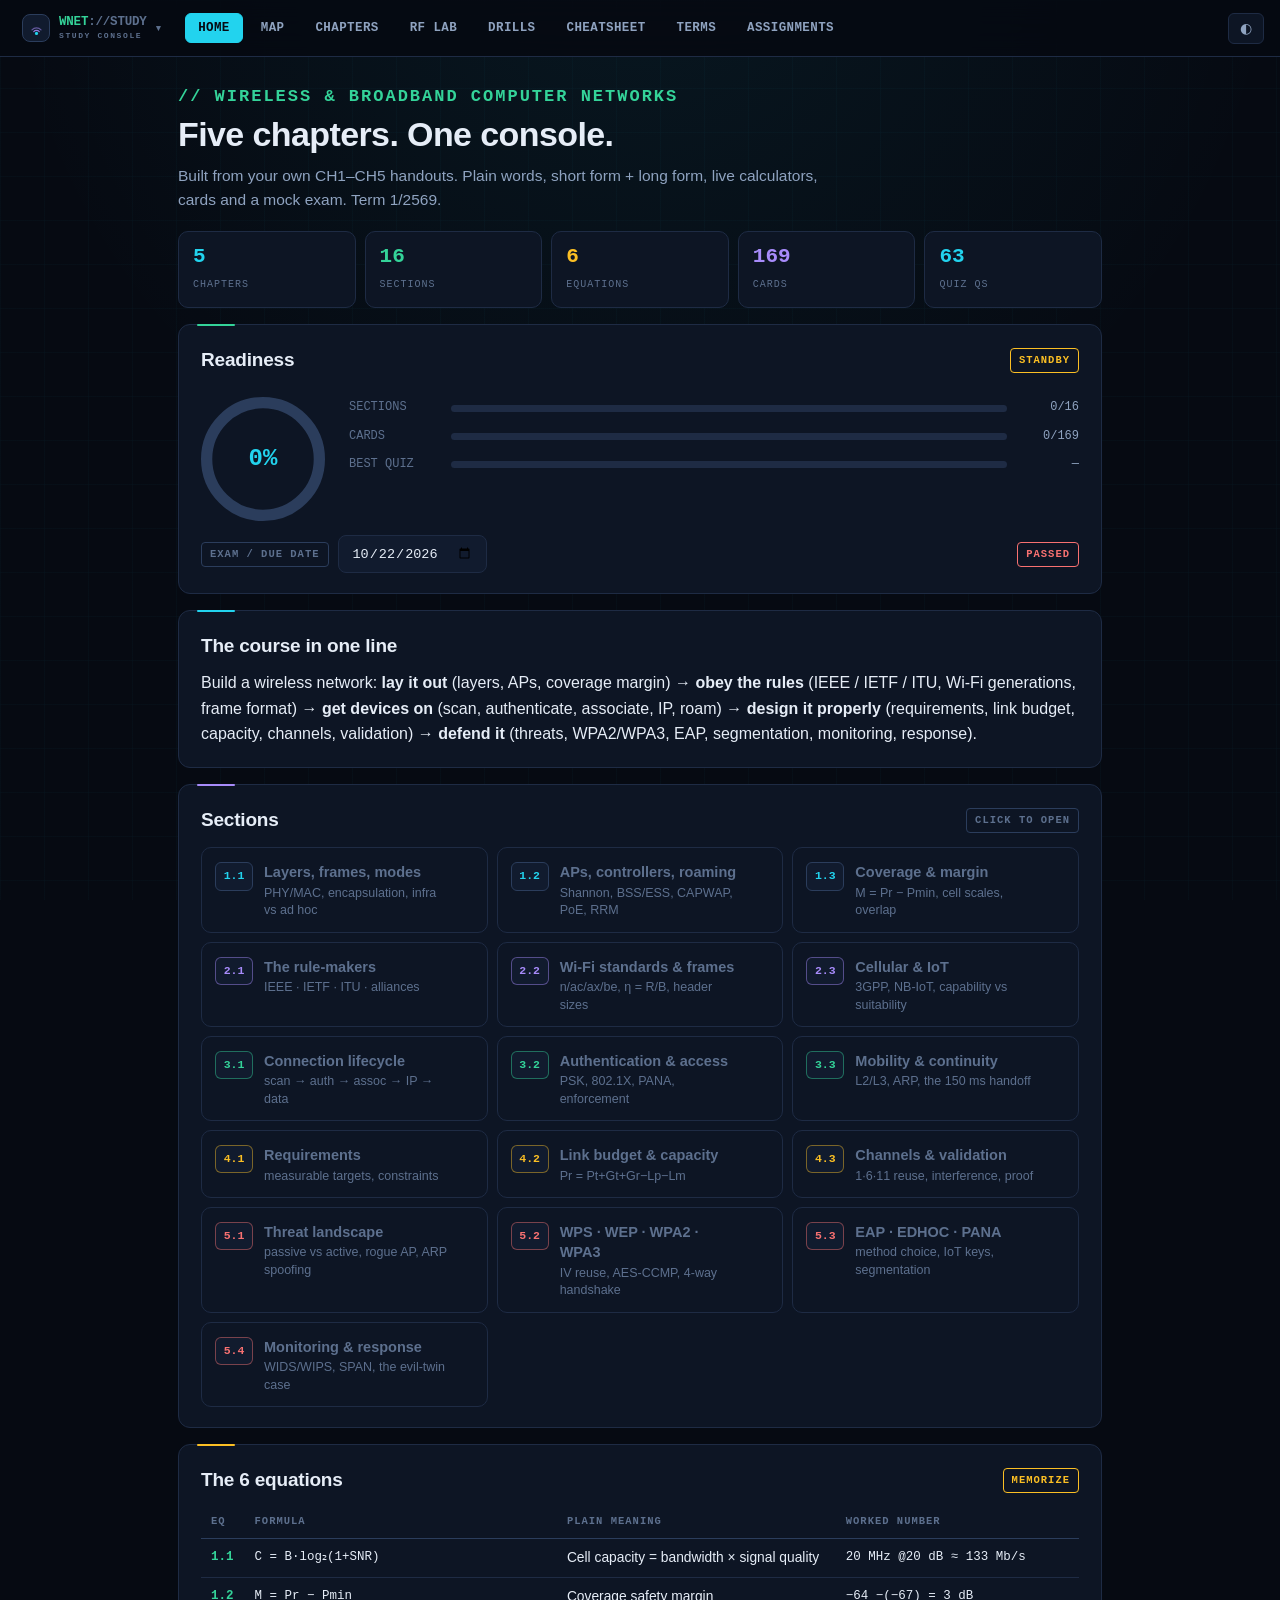
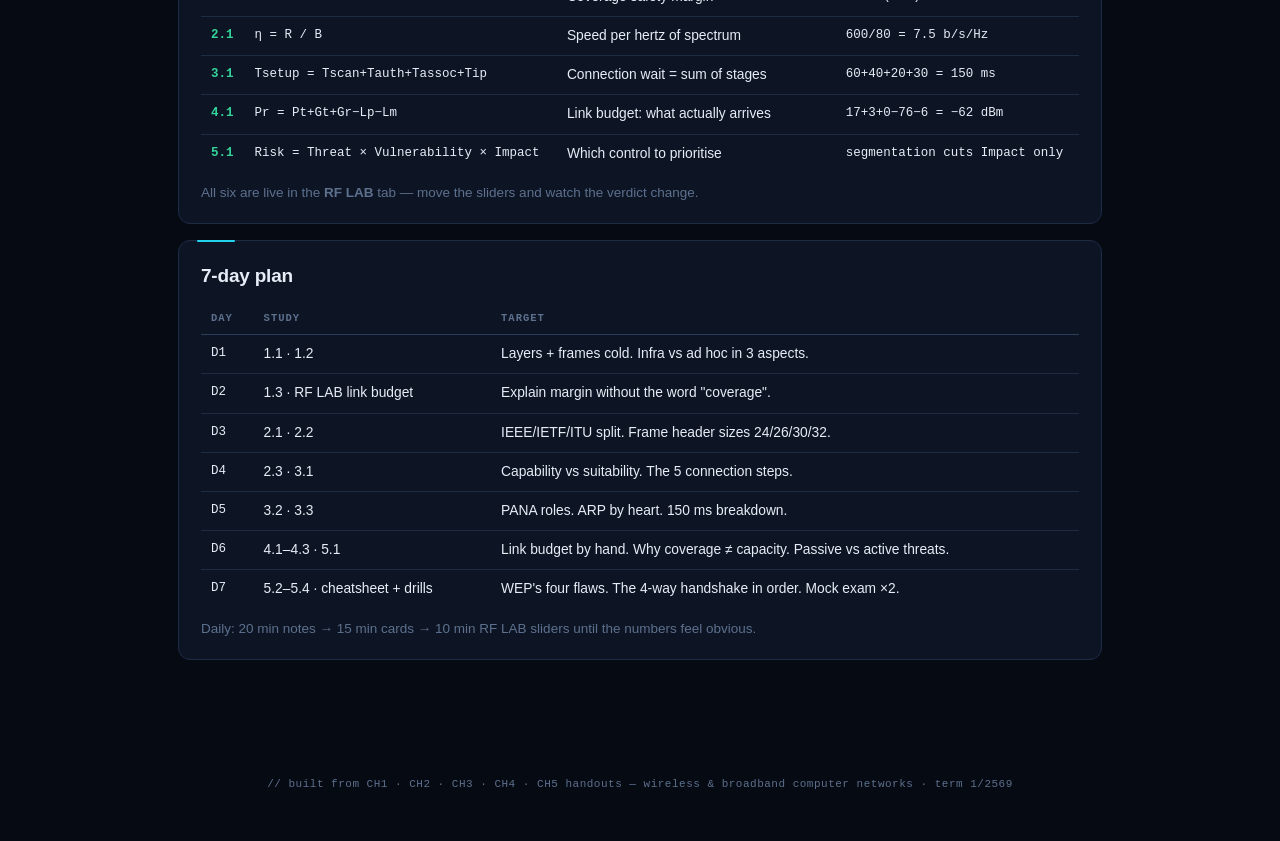
<file: legacy.html>
<!DOCTYPE html>
<html lang="en">
<head>
<meta charset="UTF-8">
<meta name="viewport" content="width=device-width, initial-scale=1.0">
<title>WNET // RF Console</title>
<style>
:root{
  --bg:#060a12; --bg2:#0a0f1c; --panel:#0d1524; --panel2:#111b2e;
  --ink:#e6edf7; --dim:#8fa3c0; --faint:#5d708e;
  --cy:#22d3ee; --gr:#34d399; --am:#fbbf24; --rd:#f87171; --vi:#a78bfa;
  --line:#1e2b44; --line2:#2b3d5c;
  --mono:"SF Mono",ui-monospace,"JetBrains Mono",Menlo,Consolas,monospace;
  --sans:-apple-system,BlinkMacSystemFont,"Segoe UI",Roboto,Helvetica,Arial,sans-serif;
}
body.light{
  --bg:#eef2f8; --bg2:#e6ecf5; --panel:#ffffff; --panel2:#f4f7fc;
  --ink:#0f1b2d; --dim:#4f6180; --faint:#7c8ca6;
  --cy:#0891b2; --gr:#059669; --am:#b45309; --rd:#dc2626; --vi:#7c3aed;
  --line:#d3dceb; --line2:#bcc9de;
}
*{box-sizing:border-box;margin:0;padding:0}
html{scroll-behavior:smooth}
body{
  background:var(--bg);color:var(--ink);font-family:var(--sans);font-size:16px;line-height:1.6;
  background-image:radial-gradient(circle at 50% -10%,rgba(34,211,238,.07),transparent 55%),
    linear-gradient(rgba(34,211,238,.025) 1px,transparent 1px),linear-gradient(90deg,rgba(34,211,238,.025) 1px,transparent 1px);
  background-size:auto,44px 44px,44px 44px;background-attachment:fixed;
}
.wrap{max-width:960px;margin:0 auto;padding:0 18px}
a{color:var(--cy);text-decoration:none}
a:hover{text-decoration:underline}
code{font-family:var(--mono);font-size:.88em;background:var(--panel2);color:var(--cy);padding:1px 6px;border-radius:4px;border:1px solid var(--line)}

/* ---- TOP BAR ---- */
nav{position:sticky;top:0;z-index:60;background:color-mix(in srgb,var(--bg) 88%,transparent);backdrop-filter:blur(14px);border-bottom:1px solid var(--line)}
.navin{max-width:1440px;margin:0 auto;padding:9px 16px;display:flex;gap:5px;align-items:center;overflow:visible;flex-wrap:nowrap}
.navin>.iconbtn{margin-left:auto}
.navin>.tabbtn{flex:0 0 auto}

.logo{display:flex;align-items:center;gap:9px;border:1px solid transparent;background:none;cursor:pointer;
  padding:4px 8px 4px 5px;border-radius:9px;transition:.13s;font-family:inherit;color:inherit}
.logo:hover{border-color:var(--line2);background:var(--panel)}
.logo:hover .bcaret{color:var(--cy)}
.logo::after{content:none}
.bmark{width:28px;height:28px;border-radius:8px;border:1px solid var(--line2);background:var(--panel2);
  display:flex;align-items:center;justify-content:center;flex:0 0 auto;color:var(--dim)}
.btext{line-height:1.2;text-align:left}
.btext b{display:block;font-family:var(--mono);font-size:12.5px;font-weight:700;letter-spacing:-.2px;color:var(--ink)}
.btext b i{font-style:normal;color:var(--faint);font-weight:600}
.btext span{display:block;font-family:var(--mono);font-size:8px;letter-spacing:1.6px;color:var(--faint);text-transform:uppercase;margin-top:1px}
.btext span em{font-style:normal;color:var(--cy);animation:neon 2.2s ease-in-out infinite}
@keyframes neon{0%,68%,100%{text-shadow:none;opacity:.75}76%{text-shadow:0 0 4px var(--cy),0 0 11px var(--cy);opacity:1}84%{opacity:.9}}
@media (prefers-reduced-motion: reduce){.btext span em{animation:none;opacity:1}}
.bcaret{font-family:var(--mono);font-size:9px;color:var(--faint);transition:.13s}
@media(max-width:700px){.btext{display:none}}

/* COURSE SWITCHER */
#csWrap{position:relative;flex:0 0 auto}

#csPop{position:absolute;top:calc(100% + 10px);left:0;z-index:200;width:min(92vw,340px);background:var(--panel);
  border:1px solid var(--line2);border-radius:14px;padding:9px;z-index:95;display:none;
  box-shadow:0 24px 60px rgba(0,0,0,.55)}
#csPop.on{display:block}
.cshd{font-family:var(--mono);font-size:9.5px;letter-spacing:1.4px;text-transform:uppercase;color:var(--faint);
  padding:6px 10px 8px;display:flex;justify-content:space-between;align-items:center}
.cshd b{color:var(--gr)}
.csi{display:flex;align-items:center;gap:11px;width:100%;text-align:left;border:1px solid transparent;background:none;
  border-radius:10px;padding:10px 11px;cursor:pointer;font-family:inherit;color:var(--ink);transition:.14s;text-decoration:none}
.csi:hover{background:var(--panel2);border-color:var(--line2);text-decoration:none}
.csi.cur{background:var(--panel2);border-color:color-mix(in srgb,var(--cy) 45%,transparent)}
.csmk{width:32px;height:32px;border-radius:9px;display:flex;align-items:center;justify-content:center;flex:0 0 auto;
  font-family:var(--mono);font-weight:800;font-size:11px;border:1px solid}

.csmk.c4{color:#a78bfa;border-color:#a78bfa}.csmk.c5{color:#34d399;border-color:#34d399}.csmk.c0{background:color-mix(in srgb,var(--gr) 14%,transparent);border-color:var(--gr);color:var(--gr)}
.csi.hub{border-bottom:1px solid var(--line);border-radius:10px 10px 0 0;margin-bottom:4px;padding-bottom:12px}
.csmk.c1{background:color-mix(in srgb,#22d3ee 14%,transparent);border-color:#22d3ee;color:#22d3ee}
.csmk.c2{background:color-mix(in srgb,#a78bfa 14%,transparent);border-color:#a78bfa;color:#a78bfa}
.csmk.c3{background:color-mix(in srgb,#fbbf24 14%,transparent);border-color:#fbbf24;color:#fbbf24}
.cstx{flex:1;min-width:0}
.cstx b{display:block;font-size:14px;font-weight:650;white-space:nowrap;overflow:hidden;text-overflow:ellipsis}
.cstx span{display:block;font-family:var(--mono);font-size:10.5px;color:var(--faint);margin-top:2px}
.csnow{font-family:var(--mono);font-size:8.5px;letter-spacing:1px;color:var(--cy);border:1px solid var(--cy);
  border-radius:4px;padding:2px 5px;flex:0 0 auto}
.cssoon{font-family:var(--mono);font-size:8.5px;letter-spacing:1px;color:var(--faint);border:1px solid var(--line2);
  border-radius:4px;padding:2px 5px;flex:0 0 auto}
.csft{border-top:1px solid var(--line);margin-top:7px;padding:9px 11px 4px;display:flex;justify-content:space-between;
  font-family:var(--mono);font-size:10px;color:var(--faint)}
.csft a{color:var(--faint);text-decoration:none}
.csft a:hover{color:var(--cy)}

.navin::-webkit-scrollbar{display:none}
.logo{font-family:var(--mono);font-weight:700;font-size:13px;color:var(--cy);white-space:nowrap;margin-right:10px;letter-spacing:.5px}
.logo b{color:var(--gr)}
.tabbtn{border:1px solid transparent;background:transparent;color:var(--dim);font-family:var(--mono);font-weight:600;font-size:12.5px;padding:7px 12px;border-radius:6px;cursor:pointer;white-space:nowrap;letter-spacing:.4px;transition:.15s}
.tabbtn:hover{color:var(--cy);border-color:var(--line2);background:var(--panel)}
.tabbtn.on{color:var(--bg);background:var(--cy);border-color:var(--cy);font-weight:700}
body.light .tabbtn.on{color:#fff}
.iconbtn{border:1px solid var(--line);background:var(--panel);color:var(--dim);font-size:14px;padding:6px 11px;border-radius:6px;cursor:pointer;font-family:var(--mono);margin-left:auto}
.iconbtn:hover{color:var(--cy);border-color:var(--cy)}

/* ---- SECTIONS ---- */
section.tab{display:none;padding:30px 0 90px}
section.tab.on{display:block}
h1{font-size:clamp(24px,4vw,34px);line-height:1.15;letter-spacing:-.6px;font-weight:800}
h1 .pre{font-family:var(--mono);color:var(--gr);font-size:.5em;display:block;letter-spacing:2px;margin-bottom:8px;font-weight:600}
h2{font-size:19px;font-weight:700;letter-spacing:-.2px}
h3{font-size:17px;font-weight:700}
h4{font-family:var(--mono);font-size:11px;text-transform:uppercase;letter-spacing:1.3px;color:var(--faint);margin:18px 0 8px;font-weight:600}
.lede{color:var(--dim);margin-top:10px;font-size:15.5px;max-width:660px}
.sub2{color:var(--faint);font-size:13.5px;margin-top:4px}
p{margin-top:9px}

/* ---- PANELS ---- */
.panel{background:var(--panel);border:1px solid var(--line);border-radius:12px;padding:20px 22px;margin-top:16px;position:relative}
.panel::before{content:"";position:absolute;top:-1px;left:18px;width:38px;height:2px;background:var(--cy);border-radius:2px}
.panel.pg::before{background:var(--gr)}
.panel.pa::before{background:var(--am)}
.panel.pv::before{background:var(--vi)}
.ph{display:flex;align-items:center;gap:10px;flex-wrap:wrap;margin-bottom:4px}
.badge{font-family:var(--mono);font-size:10.5px;letter-spacing:1px;text-transform:uppercase;padding:3px 8px;border-radius:4px;border:1px solid var(--line2);color:var(--faint);font-weight:600}
.badge.cy{color:var(--cy);border-color:var(--cy)}
.badge.gr{color:var(--gr);border-color:var(--gr)}
.badge.am{color:var(--am);border-color:var(--am)}
.badge.rd{color:var(--rd);border-color:var(--rd)}
.badge.vi{color:var(--vi);border-color:var(--vi)}
.right{margin-left:auto}

/* ---- STATS ---- */
.stats{display:grid;grid-template-columns:repeat(auto-fit,minmax(112px,1fr));gap:9px;margin-top:18px}
.stat{background:var(--panel);border:1px solid var(--line);border-radius:10px;padding:12px 14px}
.stat b{display:block;font-family:var(--mono);font-size:21px;color:var(--cy);line-height:1.2}
.stat span{font-family:var(--mono);font-size:10px;text-transform:uppercase;letter-spacing:1px;color:var(--faint)}
.stat.g b{color:var(--gr)} .stat.a b{color:var(--am)} .stat.v b{color:var(--vi)}

/* ---- GRID CARDS ---- */
.grid{display:grid;grid-template-columns:repeat(auto-fill,minmax(238px,1fr));gap:9px;margin-top:12px}
.gcard{display:flex;gap:11px;align-items:flex-start;background:var(--panel);border:1px solid var(--line);border-radius:10px;padding:12px 13px;cursor:pointer;font-family:inherit;text-align:left;color:var(--ink);transition:.15s}
.gcard:hover{border-color:var(--cy);transform:translateY(-1px)}
.gcard .id{flex:0 0 auto;font-family:var(--mono);font-size:11.5px;font-weight:700;color:var(--cy);background:var(--panel2);border:1px solid var(--line2);border-radius:6px;padding:5px 7px;min-width:38px;text-align:center}
.gcard.c2 .id{color:var(--vi);border-color:color-mix(in srgb,var(--vi) 45%,transparent)}
.gcard.c3 .id{color:var(--gr);border-color:color-mix(in srgb,var(--gr) 45%,transparent)}
.gcard.c4 .id{color:var(--am);border-color:color-mix(in srgb,var(--am) 45%,transparent)}
.gcard.c5 .id{color:var(--rd);border-color:color-mix(in srgb,var(--rd) 45%,transparent)}
.gcard b{display:block;font-size:14.5px;font-weight:650}
.gcard span{display:block;color:var(--faint);font-size:12.5px;line-height:1.4;margin-top:2px}
.gcard .tick{margin-left:auto;color:var(--gr);font-family:var(--mono);font-size:13px;opacity:0}
.gcard.done .tick{opacity:1}

/* ---- PIPELINE ---- */
.pipe{display:grid;grid-template-columns:1fr auto 1fr auto 1fr auto 1fr;gap:6px;align-items:center;margin-top:16px}
.pnode{background:var(--panel2);border:1px solid var(--line2);border-radius:10px;padding:13px 10px;text-align:center}
.pnode .ic{font-family:var(--mono);font-size:18px;color:var(--cy)}
.pnode b{display:block;font-size:13.5px;margin-top:5px}
.pnode span{display:block;color:var(--faint);font-size:11.5px;margin-top:3px}
.parrow{font-family:var(--mono);color:var(--gr);font-size:16px;text-align:center}
@media(max-width:700px){.pipe{grid-template-columns:1fr}.parrow{transform:rotate(90deg)}}

/* ---- TABLES ---- */
.tscroll{overflow-x:auto;margin-top:10px}
table{width:100%;border-collapse:collapse;font-size:13.8px}
th{text-align:left;font-family:var(--mono);font-size:10.5px;text-transform:uppercase;letter-spacing:1px;color:var(--faint);padding:8px 10px;border-bottom:1px solid var(--line2);font-weight:600;white-space:nowrap}
td{padding:8px 10px;border-bottom:1px solid var(--line);vertical-align:top}
tr:last-child td{border-bottom:0}
tbody tr:hover{background:var(--panel2)}
.mono{font-family:var(--mono);font-size:12.5px}
.ok{color:var(--gr);font-weight:600} .no{color:var(--rd);font-weight:600} .wn{color:var(--am);font-weight:600}

/* ---- ITEMS ---- */
.item{background:var(--panel);border:1px solid var(--line);border-radius:12px;padding:20px 22px;margin-top:16px;scroll-margin-top:74px}
.item.c2{border-left:2px solid color-mix(in srgb,var(--vi) 55%,transparent)}
.item.c3{border-left:2px solid color-mix(in srgb,var(--gr) 55%,transparent)}
.item.c4{border-left:2px solid color-mix(in srgb,var(--am) 55%,transparent)}
.item.c5{border-left:2px solid color-mix(in srgb,var(--rd) 55%,transparent)}
.p5 h2.sec .num{color:var(--rd)}
.box.dgr{background:color-mix(in srgb,var(--rd) 10%,var(--panel));border:1px solid color-mix(in srgb,var(--rd) 28%,transparent)}
.box.dgr b:first-child{color:var(--rd)}
.panel.pr::before{background:var(--rd)}
.tag{font-family:var(--mono);font-size:11px;color:var(--faint);margin-left:auto;white-space:nowrap}
.tldr{margin-top:12px;background:var(--panel2);border-left:2px solid var(--cy);border-radius:0 8px 8px 0;padding:10px 14px;font-size:15.5px;font-weight:600}
.box{border-radius:8px;padding:11px 14px;margin-top:11px;font-size:14.5px;line-height:1.6}
.box b:first-child{font-family:var(--mono);font-size:11px;letter-spacing:.8px;text-transform:uppercase;display:block;margin-bottom:3px}
.rl{background:color-mix(in srgb,var(--gr) 9%,var(--panel));border:1px solid color-mix(in srgb,var(--gr) 25%,transparent)}
.rl b:first-child{color:var(--gr)}
.wild{background:color-mix(in srgb,var(--cy) 9%,var(--panel));border:1px solid color-mix(in srgb,var(--cy) 25%,transparent)}
.wild b:first-child{color:var(--cy)}
.trap{background:color-mix(in srgb,var(--am) 10%,var(--panel));border:1px solid color-mix(in srgb,var(--am) 28%,transparent)}
.trap b:first-child{color:var(--am)}
.anl{background:color-mix(in srgb,var(--vi) 10%,var(--panel));border:1px solid color-mix(in srgb,var(--vi) 26%,transparent)}
.anl b:first-child{color:var(--vi)}
.box ul{margin:4px 0 0 17px} .box li{margin-top:4px}
ul.pts{margin:6px 0 0 17px} ul.pts li{margin-top:6px}
ul.pts li::marker{color:var(--cy)}
ol.steps{margin:6px 0 0 20px} ol.steps li{margin-top:7px}
ol.steps li::marker{font-family:var(--mono);color:var(--gr);font-size:12.5px}

details{margin-top:11px;border:1px solid var(--line);border-radius:8px;overflow:hidden;background:var(--panel2)}
summary{cursor:pointer;padding:9px 14px;font-family:var(--mono);font-size:12.5px;color:var(--cy);user-select:none;letter-spacing:.3px}
summary:hover{background:var(--panel)}
summary::marker{color:var(--gr)}
.dbody{padding:13px 15px;font-size:14.5px;border-top:1px solid var(--line)}
.dbody p{margin-bottom:9px} .dbody p:last-child{margin-bottom:0}

/* ---- EQUATION ---- */
.eq{background:#050810;border:1px solid var(--line2);border-radius:8px;padding:16px 14px;text-align:center;margin-top:12px;font-family:var(--mono);font-size:17px;color:var(--cy);font-weight:700;position:relative}
body.light .eq{background:var(--panel2)}
.eq small{display:block;font-family:var(--sans);font-size:12.8px;color:var(--dim);font-weight:400;margin-top:7px;letter-spacing:0}
.eq .eqn{position:absolute;top:6px;right:11px;font-size:10px;color:var(--faint);font-weight:600}

/* ---- CONTROLS ---- */
.row{display:flex;gap:9px;margin-top:14px;flex-wrap:wrap;align-items:center}
.btn{border:1px solid var(--line2);background:var(--panel2);border-radius:8px;padding:9px 16px;font-size:13.5px;font-weight:650;cursor:pointer;font-family:var(--mono);color:var(--ink);transition:.15s}
.btn:hover{border-color:var(--cy);color:var(--cy)}
.btn.on{background:var(--cy);color:var(--bg);border-color:var(--cy)}
body.light .btn.on{color:#fff}
.btn.go{background:color-mix(in srgb,var(--gr) 16%,var(--panel));color:var(--gr);border-color:color-mix(in srgb,var(--gr) 45%,transparent)}
.btn.no2{background:color-mix(in srgb,var(--am) 16%,var(--panel));color:var(--am);border-color:color-mix(in srgb,var(--am) 45%,transparent)}
.chip{border:1px solid var(--line);background:var(--panel);border-radius:20px;padding:5px 12px;font-size:12px;font-family:var(--mono);color:var(--faint);cursor:pointer}
.chip.on{background:var(--cy);border-color:var(--cy);color:var(--bg);font-weight:700}
body.light .chip.on{color:#fff}
.chips{display:flex;gap:6px;flex-wrap:wrap;margin-top:12px}
.fld{border:1px solid var(--line);border-radius:8px;padding:9px 13px;font-family:var(--mono);font-size:13.5px;background:var(--panel2);color:var(--ink);width:100%}
.fld:focus{outline:1px solid var(--cy);border-color:var(--cy)}
.chk{display:flex;align-items:center;gap:8px;font-family:var(--mono);font-size:12.5px;color:var(--faint);cursor:pointer}
.chk input{width:16px;height:16px;accent-color:var(--gr);cursor:pointer}
.foot{display:flex;gap:10px;align-items:center;margin-top:15px;padding-top:13px;border-top:1px solid var(--line);flex-wrap:wrap}

/* ---- SLIDERS / CALC ---- */
.sl{display:grid;grid-template-columns:118px 1fr 74px;gap:10px;align-items:center;margin-top:9px;font-family:var(--mono);font-size:12px}
.sl label{color:var(--faint)}
.sl input[type=range]{width:100%;accent-color:var(--cy);cursor:pointer}
.sl .v{text-align:right;color:var(--cy);font-weight:700;font-size:13px}
.res{margin-top:13px;border-radius:8px;padding:14px;text-align:center;font-family:var(--mono);font-size:18px;font-weight:700}
.res small{display:block;font-family:var(--sans);font-size:13px;font-weight:500;opacity:.88;margin-top:5px;line-height:1.5}
.r-ok{background:color-mix(in srgb,var(--gr) 14%,var(--panel));color:var(--gr)}
.r-mid{background:color-mix(in srgb,var(--am) 14%,var(--panel));color:var(--am)}
.r-no{background:color-mix(in srgb,var(--rd) 12%,var(--panel));color:var(--rd)}
.work{font-family:var(--mono);font-size:12.5px;color:var(--dim);background:var(--panel2);border:1px solid var(--line);border-radius:8px;padding:11px 13px;margin-top:10px;line-height:1.75;overflow-x:auto}
.work b{color:var(--cy)}

/* ---- SIGNAL BARS ---- */
.sig{display:inline-flex;gap:2px;align-items:flex-end;height:15px;vertical-align:-2px;margin-right:7px}
.sig i{width:3.5px;background:var(--line2);border-radius:1px;display:block}
.sig i:nth-child(1){height:25%} .sig i:nth-child(2){height:50%} .sig i:nth-child(3){height:75%} .sig i:nth-child(4){height:100%}
.sig.l1 i:nth-child(-n+1),.sig.l2 i:nth-child(-n+2),.sig.l3 i:nth-child(-n+3),.sig.l4 i:nth-child(-n+4){background:var(--gr)}
.sig.w i:nth-child(-n+2){background:var(--am)}

/* ---- FLASHCARD ---- */
.stage{perspective:1200px;margin-top:16px}
.fcard{position:relative;min-height:236px;cursor:pointer;transform-style:preserve-3d;transition:transform .45s}
.fcard.flip{transform:rotateX(180deg)}
.face{position:absolute;inset:0;backface-visibility:hidden;background:var(--panel);border:1px solid var(--line2);border-radius:12px;display:flex;align-items:center;justify-content:center;padding:36px 30px;text-align:center}
.face.back{transform:rotateX(180deg);background:var(--panel2);border-color:var(--cy)}
.face .lab{position:absolute;top:11px;left:15px;font-family:var(--mono);font-size:10px;letter-spacing:1.2px;text-transform:uppercase;color:var(--faint)}
.face .tp{position:absolute;top:11px;right:15px;font-family:var(--mono);font-size:10px;color:var(--cy)}
.face .tx{font-size:19px;font-weight:650;line-height:1.5}
.face.back .tx{font-size:16.5px;font-weight:550;color:var(--ink)}
.meta{text-align:center;color:var(--faint);font-family:var(--mono);font-size:12px;margin-top:12px}

/* ---- QUIZ ---- */
.qopt{display:block;width:100%;text-align:left;border:1px solid var(--line);background:var(--panel2);border-radius:8px;padding:11px 15px;margin-top:8px;font-family:inherit;font-size:14.8px;color:var(--ink);cursor:pointer}
.qopt:hover{border-color:var(--cy)}
.qopt:disabled{cursor:default}
.qopt.right{border-color:var(--gr);background:color-mix(in srgb,var(--gr) 14%,var(--panel));color:var(--gr);font-weight:650}
.qopt.wrong{border-color:var(--rd);background:color-mix(in srgb,var(--rd) 12%,var(--panel));color:var(--rd);font-weight:650}
.why{margin-top:11px;background:var(--panel2);border-left:2px solid var(--cy);border-radius:0 8px 8px 0;padding:10px 14px;font-size:14px}
.big{font-family:var(--mono);font-size:32px;font-weight:800;color:var(--cy);margin-top:6px}

/* ---- RING ---- */
.ringwrap{position:relative;width:124px;height:124px;margin-top:8px}
.ring{width:100%;height:100%;transform:rotate(-90deg)}
.rbg{fill:none;stroke:var(--line2);stroke-width:10}
.rfg{fill:none;stroke:var(--cy);stroke-width:10;stroke-linecap:round;stroke-dasharray:314;stroke-dashoffset:314;transition:stroke-dashoffset .7s}
.rtx{position:absolute;inset:0;display:flex;align-items:center;justify-content:center;font-family:var(--mono);font-size:24px;font-weight:800;color:var(--cy)}
.bars{flex:1;min-width:230px}
.bar{display:flex;align-items:center;gap:10px;margin-top:9px;font-family:var(--mono);font-size:12px}
.bar .bl{flex:0 0 92px;color:var(--faint)}
.bar .bt{flex:1;height:7px;background:var(--line);border-radius:20px;overflow:hidden}
.bar .bt i{display:block;height:100%;width:0;background:linear-gradient(90deg,var(--cy),var(--gr));transition:.6s}
.bar .bv{flex:0 0 62px;text-align:right;color:var(--dim)}

/* ---- SIDEBAR ---- */
#sbT{position:fixed;left:15px;bottom:16px;z-index:80;border:1px solid var(--cy);background:var(--panel);color:var(--cy);font-family:var(--mono);font-weight:700;border-radius:8px;padding:11px 17px;font-size:12.5px;cursor:pointer;box-shadow:0 8px 26px rgba(0,0,0,.5)}
#sbB{position:fixed;inset:0;background:rgba(3,7,14,.62);z-index:85;display:none}
#sbB.on{display:block}
#sb{position:fixed;top:0;left:0;bottom:0;width:min(84vw,290px);background:var(--panel);border-right:1px solid var(--line2);z-index:90;transform:translateX(-105%);transition:transform .24s;display:flex;flex-direction:column;padding:14px 0 10px}
#sb.on{transform:none;box-shadow:0 0 50px rgba(0,0,0,.6)}
.sbh{display:flex;align-items:center;justify-content:space-between;padding:0 10px 8px 16px}
.sbh span{font-family:var(--mono);font-size:11px;letter-spacing:1.4px;color:var(--gr)}
#sbX{border:0;background:none;color:var(--faint);font-size:14px;cursor:pointer;padding:4px 9px;font-family:var(--mono)}
#sbX:hover{color:var(--rd)}
#sbL{overflow-y:auto;flex:1}
.sbg{font-family:var(--mono);font-size:10px;letter-spacing:1.3px;text-transform:uppercase;color:var(--faint);padding:13px 16px 4px}
.sbi{display:flex;gap:9px;align-items:center;width:100%;text-align:left;border:0;background:none;font-family:var(--sans);font-size:13.5px;color:var(--ink);padding:7px 14px 7px 16px;cursor:pointer}
.sbi:hover{background:var(--panel2);color:var(--cy)}
.sbi .n{flex:0 0 auto;font-family:var(--mono);font-size:10.5px;font-weight:700;color:var(--cy);background:var(--panel2);border:1px solid var(--line);border-radius:5px;padding:3px 5px;min-width:30px;text-align:center}
.sbi .t{white-space:nowrap;overflow:hidden;text-overflow:ellipsis}
.sbi.done::after{content:"OK";margin-left:auto;font-family:var(--mono);font-size:9.5px;color:var(--gr)}
#sbF{margin:2px 14px 8px 16px;width:calc(100% - 30px)}

/* ---- RAIL ---- */
#rail{display:none;border-top:1px solid var(--line);background:var(--panel)}
body.hasrail #rail{display:block}
.railin{max-width:960px;margin:0 auto;padding:7px 16px;display:flex;gap:8px;align-items:center}
.rbtn{border:1px solid var(--line2);background:var(--panel2);color:var(--dim);font-family:var(--mono);font-size:14px;font-weight:700;padding:5px 11px;border-radius:6px;cursor:pointer;line-height:1.2}
.rbtn:hover:not(:disabled){color:var(--cy);border-color:var(--cy)}
.rbtn:disabled{opacity:.3;cursor:default}
#railSel{flex:1;min-width:0;border:1px solid var(--line2);background:var(--panel2);color:var(--ink);font-family:var(--mono);font-size:12.5px;padding:6px 10px;border-radius:6px;cursor:pointer}
#railSel:focus{outline:1px solid var(--cy)}
#railTop{border:1px solid var(--line2);background:var(--panel2);color:var(--gr);font-family:var(--mono);font-size:11px;font-weight:700;padding:6px 10px;border-radius:6px;cursor:pointer;white-space:nowrap}
#railTop:hover{border-color:var(--gr)}
body.hasrail .item,body.hasrail .panel{scroll-margin-top:112px}
@media(max-width:560px){#railTop{display:none}.railin{padding:6px 12px}}

/* ---- SVG ---- */
.topo{width:100%;height:auto;margin-top:12px;background:var(--panel2);border:1px solid var(--line);border-radius:10px}
.legend{display:flex;gap:14px;flex-wrap:wrap;margin-top:10px;font-family:var(--mono);font-size:11.5px;color:var(--faint);align-items:center}
.dot{display:inline-block;width:9px;height:9px;border-radius:50%;margin-right:5px}
.footer{text-align:center;color:var(--faint);font-family:var(--mono);font-size:11px;padding:26px 0 46px;letter-spacing:.5px}
@media(max-width:600px){.panel,.item{padding:16px}.tag{display:none}.sl{grid-template-columns:98px 1fr 62px}}
@media print{nav,#sbT,#sb,#sbB,.btn,.chk,.row{display:none!important}section.tab{display:block!important}body{background:#fff;color:#000}}
</style>
</head>
<body>

<nav><div class="navin">
  <div id="csWrap"><button class="logo" id="logoBtn" title="Switch course" aria-haspopup="true" aria-expanded="false"><span class="bmark"><svg width="15" height="15" viewBox="0 0 16 16" aria-hidden="true">
      <path d="M3.2 9.4a6.6 6.6 0 0 1 9.6 0" fill="none" stroke="#a78bfa" stroke-width="1.35" stroke-linecap="round" opacity=".55"/>
      <path d="M5.1 11.3a3.9 3.9 0 0 1 5.8 0" fill="none" stroke="#a78bfa" stroke-width="1.35" stroke-linecap="round" opacity=".85"/>
      <circle cx="8" cy="13.2" r="1.7" fill="#22d3ee"/></svg></span><span class="btext"><b>WNET<i>://STUDY</i></b><span>study console</span></span><span class="bcaret">▾</span></button>
  <div id="csPop" role="menu">
    <div class="cshd"><span>Semester consoles</span><span>5</span></div>
      <a class="csi hub" href="https://zann208.github.io/study/" role="menuitem">
        <span class="csmk c0">ALL</span>
        <span class="cstx"><b>All courses</b><span>semester overview</span></span>
        <span class="cssoon">HOME ↗</span></a>
    <a class="csi" href="https://zann208.github.io/netdes/" role="menuitem">
      <span class="csmk c1">NET</span>
      <span class="cstx"><b>Network Design</b><span>Switching &amp; routing</span></span>
      <span class="cssoon">OPEN ↗</span></a>
    <a class="csi cur" href="#" id="csSelf" role="menuitem">
      <span class="csmk c2">WLN</span>
      <span class="cstx"><b>Wireless Networks</b><span>Wireless engineering</span></span>
      <span class="csnow">HERE</span></a>
    <a class="csi" href="https://zann208.github.io/algo/" role="menuitem">
      <span class="csmk c3">ALG</span>
      <span class="cstx"><b>Algorithms for iSNE</b><span>Algorithms &amp; data structures</span></span>
      <span class="cssoon">OPEN ↗</span></a>
    <a class="csi" href="https://zann208.github.io/privacy/" role="menuitem"><span class="csmk c4">PRV</span><span class="cstx"><b>Privacy Technologies</b><span>Privacy &amp; security</span></span><span class="cssoon">OPEN &#8599;</span></a><a class="csi" href="https://zann208.github.io/os/" role="menuitem"><span class="csmk c5">OS</span><span class="cstx"><b>Operating Systems</b><span>Systems &amp; scheduling</span></span><span class="cssoon">OPEN &#8599;</span></a><div class="csft"><span>SEM 1 · 2026</span><a href="https://zann208.github.io" target="_blank" rel="noopener">portfolio ↗</a></div>
  </div>
  </div>
  <button class="tabbtn on" data-tab="home">HOME</button>
  <button class="tabbtn" data-tab="map">MAP</button>
  <button class="tabbtn" data-tab="notes">CHAPTERS</button>
  <button class="tabbtn" data-tab="lab">RF LAB</button>
  <button class="tabbtn" data-tab="drills">DRILLS</button>
  <button class="tabbtn" data-tab="cheat">CHEATSHEET</button>
  <button class="tabbtn" data-tab="terms">TERMS</button>
  <button class="tabbtn" data-tab="asg">ASSIGNMENTS</button>
  <button class="iconbtn" id="themeBtn" title="Toggle light / dark">◐</button>
</div>
<div id="rail"><div class="railin">
  <button class="rbtn" id="railPrev" title="previous">‹</button>
  <select id="railSel"></select>
  <button class="rbtn" id="railNext" title="next">›</button>
  <button id="railTop">↑ TOP</button>
</div></div></nav>

<div id="sbB"></div>
<aside id="sb">
  <div class="sbh"><span>// NAVIGATE</span><button id="sbX">✕</button></div>
  <input id="sbF" class="fld" placeholder="filter…">
  <div id="sbL"></div>
</aside>
<button id="sbT">☰ INDEX</button>

<!-- ============ HOME ============ -->
<section class="tab on" id="home"><div class="wrap">
  <h1><span class="pre">// WIRELESS &amp; BROADBAND COMPUTER NETWORKS</span>Five chapters. One console.</h1>
  <p class="lede">Built from your own CH1–CH5 handouts. Plain words, short form + long form, live calculators, cards and a mock exam. Term 1/2569.</p>

  <div class="stats">
    <div class="stat"><b>5</b><span>Chapters</span></div>
    <div class="stat g"><b>16</b><span>Sections</span></div>
    <div class="stat a"><b>6</b><span>Equations</span></div>
    <div class="stat v"><b id="sCards">—</b><span>Cards</span></div>
    <div class="stat"><b id="sQs">—</b><span>Quiz Qs</span></div>
  </div>

  <div class="panel pg">
    <div class="ph"><h2>Readiness</h2><span class="badge gr right" id="rStatus">STANDBY</span></div>
    <div class="row" style="align-items:flex-start;gap:24px">
      <div class="ringwrap"><svg class="ring" viewBox="0 0 110 110"><circle class="rbg" cx="55" cy="55" r="50"/><circle class="rfg" id="ringFg" cx="55" cy="55" r="50"/></svg><div class="rtx" id="readyPct">0%</div></div>
      <div class="bars">
        <div class="bar"><span class="bl">SECTIONS</span><span class="bt"><i id="bTop"></i></span><span class="bv" id="vTop">0/16</span></div>
        <div class="bar"><span class="bl">CARDS</span><span class="bt"><i id="bCard"></i></span><span class="bv" id="vCard">0</span></div>
        <div class="bar"><span class="bl">BEST QUIZ</span><span class="bt"><i id="bQuiz"></i></span><span class="bv" id="vQuiz">—</span></div>
      </div>
    </div>
    <div class="row"><span class="badge">EXAM / DUE DATE</span><input type="date" id="examDate" class="fld" style="width:auto"><span class="badge cy" id="examLeft">—</span></div>
  </div>

  <div class="panel">
    <div class="ph"><h2>The course in one line</h2></div>
    <p>Build a wireless network: <b>lay it out</b> (layers, APs, coverage margin) → <b>obey the rules</b> (IEEE / IETF / ITU, Wi-Fi generations, frame format) → <b>get devices on</b> (scan, authenticate, associate, IP, roam) → <b>design it properly</b> (requirements, link budget, capacity, channels, validation) → <b>defend it</b> (threats, WPA2/WPA3, EAP, segmentation, monitoring, response).</p>
  </div>

  <div class="panel pv">
    <div class="ph"><h2>Sections</h2><span class="badge right">click to open</span></div>
    <div class="grid" id="gridTopics"></div>
  </div>

  <div class="panel pa">
    <div class="ph"><h2>The 6 equations</h2><span class="badge am right">memorize</span></div>
    <div class="tscroll"><table>
      <tr><th>Eq</th><th>Formula</th><th>Plain meaning</th><th>Worked number</th></tr>
      <tr><td class="mono ok">1.1</td><td class="mono">C = B·log₂(1+SNR)</td><td>Cell capacity = bandwidth × signal quality</td><td class="mono">20 MHz @20 dB ≈ 133 Mb/s</td></tr>
      <tr><td class="mono ok">1.2</td><td class="mono">M = Pr − Pmin</td><td>Coverage safety margin</td><td class="mono">−64 −(−67) = 3 dB</td></tr>
      <tr><td class="mono ok">2.1</td><td class="mono">η = R / B</td><td>Speed per hertz of spectrum</td><td class="mono">600/80 = 7.5 b/s/Hz</td></tr>
      <tr><td class="mono ok">3.1</td><td class="mono">Tsetup = Tscan+Tauth+Tassoc+Tip</td><td>Connection wait = sum of stages</td><td class="mono">60+40+20+30 = 150 ms</td></tr>
      <tr><td class="mono ok">4.1</td><td class="mono">Pr = Pt+Gt+Gr−Lp−Lm</td><td>Link budget: what actually arrives</td><td class="mono">17+3+0−76−6 = −62 dBm</td></tr>
      <tr><td class="mono ok">5.1</td><td class="mono">Risk = Threat × Vulnerability × Impact</td><td>Which control to prioritise</td><td class="mono">segmentation cuts Impact only</td></tr>
    </table></div>
    <p class="sub2" style="margin-top:9px">All six are live in the <b>RF LAB</b> tab — move the sliders and watch the verdict change.</p>
  </div>

  <div class="panel">
    <div class="ph"><h2>7-day plan</h2></div>
    <div class="tscroll"><table>
      <tr><th>Day</th><th>Study</th><th>Target</th></tr>
      <tr><td class="mono">D1</td><td>1.1 · 1.2</td><td>Layers + frames cold. Infra vs ad hoc in 3 aspects.</td></tr>
      <tr><td class="mono">D2</td><td>1.3 · RF LAB link budget</td><td>Explain margin without the word "coverage".</td></tr>
      <tr><td class="mono">D3</td><td>2.1 · 2.2</td><td>IEEE/IETF/ITU split. Frame header sizes 24/26/30/32.</td></tr>
      <tr><td class="mono">D4</td><td>2.3 · 3.1</td><td>Capability vs suitability. The 5 connection steps.</td></tr>
      <tr><td class="mono">D5</td><td>3.2 · 3.3</td><td>PANA roles. ARP by heart. 150 ms breakdown.</td></tr>
      <tr><td class="mono">D6</td><td>4.1–4.3 · 5.1</td><td>Link budget by hand. Why coverage ≠ capacity. Passive vs active threats.</td></tr>
      <tr><td class="mono">D7</td><td>5.2–5.4 · cheatsheet + drills</td><td>WEP's four flaws. The 4-way handshake in order. Mock exam ×2.</td></tr>
    </table></div>
    <p class="sub2" style="margin-top:10px">Daily: 20 min notes → 15 min cards → 10 min RF LAB sliders until the numbers feel obvious.</p>
  </div>
</div></section>

<!-- ============ MAP ============ -->
<section class="tab" id="map"><div class="wrap">
  <h1><span class="pre">// COURSE PIPELINE</span>How the five chapters fit together</h1>
  <p class="lede">Each chapter answers one question about the same network. Read them as one story, not five topics.</p>

  <div class="panel">
    <div class="pipe" style="grid-template-columns:1fr auto 1fr auto 1fr auto 1fr auto 1fr">
      <div class="pnode"><div class="ic">[1]</div><b>Architecture</b><span>how it's built</span></div>
      <div class="parrow">▶</div>
      <div class="pnode"><div class="ic">[2]</div><b>Standards</b><span>who makes the rules</span></div>
      <div class="parrow">▶</div>
      <div class="pnode"><div class="ic">[3]</div><b>Connection</b><span>how devices get on</span></div>
      <div class="parrow">▶</div>
      <div class="pnode"><div class="ic">[4]</div><b>Design</b><span>how to build it right</span></div>
      <div class="parrow">▶</div>
      <div class="pnode"><div class="ic">[5]</div><b>Security</b><span>how to defend it</span></div>
    </div>
    <div class="box wild"><b>The through-line</b>The same lesson returns in all five chapters: <b>the headline number lies</b>. Ch1 — advertised PHY rate ≠ delivered throughput. Ch2 — a wider channel ≠ better spectrum use. Ch3 — "associated" ≠ working service. Ch4 — good signal strength ≠ good design. Ch5 — a strong cipher name ≠ a secure network. Learn that sentence and half the exam answers itself.</div>
  </div>

  <div class="panel pv">
    <div class="ph"><h2>Ideas that appear in more than one chapter</h2><span class="badge right">exam favourites</span></div>
    <div class="tscroll"><table>
      <tr><th>Idea</th><th>Ch 1</th><th>Ch 2</th><th>Ch 3</th><th>Ch 4</th><th>Ch 5</th></tr>
      <tr><td><b>Coverage margin</b></td><td class="ok">M = Pr − Pmin</td><td>—</td><td>—</td><td class="ok">Pr from link budget</td><td>—</td></tr>
      <tr><td><b>Air time is the real resource</b></td><td class="ok">overhead frames</td><td class="ok">OFDMA</td><td class="ok">scanning costs air time</td><td class="ok">capacity dimensioning</td><td class="ok">jamming / airtime flood</td></tr>
      <tr><td><b>Roaming</b></td><td class="ok">overlap, sticky clients</td><td>—</td><td class="ok">L2/L3, 150 ms</td><td class="ok">roaming validation</td><td class="ok">deauth abuse steers clients</td></tr>
      <tr><td><b>Old devices cost you</b></td><td class="ok">mixed a/b/g/n/ac/ax</td><td class="ok">backward compatibility</td><td>—</td><td class="ok">baseline client class</td><td class="ok">legacy modes weaken crypto</td></tr>
      <tr><td><b>Frames</b></td><td class="ok">3 families</td><td class="ok">field layout</td><td class="ok">data frames prove service</td><td>—</td><td class="ok">spoofed management frames</td></tr>
      <tr><td><b>ARP</b></td><td class="ok">why IPv4 needs it</td><td>—</td><td class="ok">roaming + gratuitous ARP</td><td>—</td><td class="ok">ARP spoofing &amp; defences</td></tr>
      <tr><td><b>802.1X / EAP / PANA</b></td><td>—</td><td>—</td><td class="ok">access methods</td><td>—</td><td class="ok">method choice, PAA→EP path</td></tr>
      <tr><td><b>Channel width / reuse</b></td><td class="ok">20 MHz in 2.4</td><td class="ok">η = R/B</td><td>—</td><td class="ok">1 · 6 · 11</td><td class="ok">channel anomaly detection</td></tr>
    </table></div>
  </div>

  <div class="panel pg">
    <div class="ph"><h2>Assignment map</h2></div>
    <div class="tscroll"><table>
      <tr><th>Assignment</th><th>From</th><th>Rule</th><th>Status</th></tr>
      <tr><td class="mono ok">A1</td><td>Chapter 1 exercises</td><td>Answer only one problem</td><td class="ok">SUBMITTED — problem 1</td></tr>
      <tr><td class="mono">A2</td><td>Chapter 2 exercises</td><td>Answer only one problem</td><td class="wn">not decided — 5 options</td></tr>
      <tr><td class="mono">A3?</td><td>Chapter 3 exercises</td><td>likely same format</td><td class="mono">6 candidates ready</td></tr>
      <tr><td class="mono">A4?</td><td>Chapter 4 exercises</td><td>likely same format</td><td class="mono">5 candidates ready</td></tr>
      <tr><td class="mono">A5?</td><td>Chapter 5 exercises</td><td>likely same format</td><td class="mono">6 candidates ready</td></tr>
    </table></div>
    <p class="sub2" style="margin-top:9px">Every exercise from all five chapters has a hint or outline in its chapter section — and A1 / A2 have full pages in <b>ASSIGNMENTS</b>.</p>
  </div>

  <div class="panel pa">
    <div class="ph"><h2>If you only remember eight things</h2></div>
    <ul class="pts">
      <li><b>PHY and MAC are one system.</b> Most real problems live in their interaction, not in one layer.</li>
      <li><b>Coverage is margin, not reach.</b> A place is covered when the app still works with room to spare.</li>
      <li><b>The client decides.</b> Roaming, band choice, association — infrastructure suggests, the device chooses.</li>
      <li><b>Association is not service.</b> Management frames prove you joined; data frames prove it works.</li>
      <li><b>Standards are assumptions.</b> Pick by fit (suitability), not by newest (capability).</li>
      <li><b>Link budget ≠ capacity.</b> One cell can have great signal and still be far too small for 80 users.</li>
      <li><b>The wall is not the boundary.</b> Propagation range is. Anyone in range is already at your edge.</li>
      <li><b>Crypto fails operationally, not mathematically.</b> WEP died of IV reuse and static keys; PEAP dies of "do not validate".</li>
    </ul>
  </div>
</div></section>
<!-- ============ CHAPTERS ============ -->
<section class="tab" id="notes"><div class="wrap">
  <h1><span class="pre">// CHAPTER NOTES</span>16 sections, in plain words</h1>
  <p class="lede">Each section: a one-line summary, <b>short form</b> for revision, examples, and a <b>long form</b> you open only when you want depth. Use <b>‹ ›</b> in the bar above or <b>J / K</b> to move.</p>

  <!-- ===== 1.1 ===== -->
  <article class="item" id="t11">
    <div class="ph"><span class="badge cy">1.1</span><h3>Layers, frames, and two ways to run a network</h3><span class="tag">CH1 · Architecture</span></div>
    <p class="tldr">A wireless network is fast only when all its parts work together — not when one part is fast.</p>

    <h4>The 5 layers</h4>
    <p><b>Short form:</b> <b>Physical</b> (send radio signals) → <b>MAC</b> (decide who talks) → <b>Network</b> (find the path) → <b>Transport</b> (check delivery) → <b>Application</b> (your app). Layers exist so each part can improve without breaking the others.</p>
    <div class="box anl"><b>Think of it like</b>A company. The mailroom (Physical) moves boxes, the schedule desk (MAC) decides whose box goes first, logistics (Network) picks the route, quality control (Transport) checks nothing was lost, and the customer (Application) gets the product.</div>
    <div class="box wild"><b>Key idea</b>The <b>PHY–MAC border</b> is where most observable problems live. A wide channel is a physical choice, but it leaves neighbours fewer clean channels — which shows up as MAC-level waiting and collisions. Treat the two as one coupled subsystem.</div>

    <h4>Frames — the envelopes of networking</h4>
    <p><b>Short form:</b> frame = <b>header</b> (addresses + control) + <b>payload</b> (the data) + <b>trailer with FCS</b> (a checksum that catches damage). A frame lives for <b>one hop</b>; the IP packet inside travels the whole way.</p>
    <div class="box anl"><b>Think of it like</b>Sending a gift overseas. The gift (IP packet) goes all the way. At each stage it gets a new local envelope (frame) with the next local address on it.</div>
    <p>That is why IPv4 needs <b>ARP</b>: before an IP packet crosses the local link, the sender must learn the next stop's MAC address. Wi-Fi frames come in three families:</p>
    <ul class="pts">
      <li><b>Management</b> — joining and leaving: discovery, authentication, association, roaming.</li>
      <li><b>Control</b> — traffic police: coordinating the medium, ACKs ("got it").</li>
      <li><b>Data</b> — your actual traffic.</li>
    </ul>
    <div class="box rl"><b>Example</b>The box says 1200 Mb/s but your download crawls. Beacons, probes, ACKs and retransmissions all consume air time and carry <i>no user data</i>. Advertised PHY rate ≠ delivered throughput.</div>
    <details><summary>▸ long form — Wi-Fi frame vs Ethernet frame</summary><div class="dbody">
      <p>An Ethernet frame is simple: destination, source, type, payload, FCS — designed for a calm wired link.</p>
      <p>A Wi-Fi frame carries more because radio is shared and messy: how long the medium will be busy (duration), which direction the frame travels (to or from the wired distribution system), sequence numbers for duplicate detection, and up to <b>four</b> address fields. Chapter 2 covers the exact layout.</p>
    </div></details>

    <h4>The four radio resources (Table 1.1)</h4>
    <p><b>Short form:</b> every radio choice is a trade — wider channel = faster but fewer clean channels · stronger coding = safer but less payload · focused antennas = stronger link but must aim well · MAC style = compete (flexible, messy when busy) or schedule (tidy, complex).</p>
    <div class="tscroll"><table>
      <tr><th>Choice</th><th>You gain</th><th>You pay</th></tr>
      <tr><td class="mono">Wider bandwidth</td><td class="ok">Higher top speed</td><td>Fewer channels for neighbours, more interference</td></tr>
      <tr><td class="mono">Robust coding</td><td class="ok">Fewer errors at low SNR</td><td>Less room for real data</td></tr>
      <tr><td class="mono">Directional antennas</td><td class="ok">Strong link, less interference</td><td>Must point right; uneven coverage</td></tr>
      <tr><td class="mono">Contention MAC</td><td class="ok">Simple, flexible, bursty-friendly</td><td>Collisions, waiting under load</td></tr>
      <tr><td class="mono">Scheduled MAC</td><td class="ok">Predictable, strong QoS</td><td>Needs a central brain</td></tr>
    </table></div>
    <div class="box rl"><b>Example</b>Sit next to the AP → your laptop uses a fast risky mode (many bits per symbol). Walk to the corner → it falls back to a slow safe mode. That automatic switching is <b>adaptive modulation and coding</b>. One slow far-away client also occupies the channel far longer per byte — hence <b>air-time fairness</b>, not raw bitrate.</div>

    <h4>Infrastructure vs Ad Hoc</h4>
    <p><b>Short form:</b> <b>Infrastructure</b> — everyone talks through a central AP: easy to manage, grows by adding APs, central security (and a single point of failure). <b>Ad hoc</b> — devices talk directly, no boss: quick to set up, hard to manage, no central access control.</p>
    <div class="box anl"><b>Think of it like</b>A classroom with a teacher (order, rules, scales to a whole school) vs a group chat with no admin (fast to start, chaos when it grows).</div>
    <div class="tscroll"><table>
      <tr><th>Feature</th><th>Infrastructure</th><th>Ad hoc</th></tr>
      <tr><td>Coordination</td><td class="ok">Central AP / base station</td><td>Shared between equal peers</td></tr>
      <tr><td>Growing bigger</td><td class="ok">Add more APs</td><td class="no">Gets messy fast</td></tr>
      <tr><td>Management &amp; security</td><td class="ok">One place for rules and monitoring</td><td class="no">No central control, easy to eavesdrop</td></tr>
      <tr><td>Used for</td><td>Offices, campuses, cellular</td><td>Emergency, tactical, temporary</td></tr>
    </table></div>
    <div class="box trap"><b>Assignment 1 lives here</b>Your submitted answer compares these two on coordination, scalability and security — full text in the ASSIGNMENTS tab. Coverage extension (fixed backhaul + roaming vs peer forwarding only) is a good fourth angle if you ever extend it.</div>
    <div class="foot"><label class="chk"><input type="checkbox" class="dn" data-k="t11"> mark done</label><button class="btn" data-drill="1">drill ch1 cards →</button></div>
  </article>

  <!-- ===== 1.2 ===== -->
  <article class="item" id="t12">
    <div class="ph"><span class="badge cy">1.2</span><h3>The parts: APs, controllers, cables, roaming</h3><span class="tag">CH1 · Architecture</span></div>
    <p class="tldr">Stations, access points, controllers, powered cables — and the rules that let you walk without dropping.</p>

    <h4>How much can a cell carry?</h4>
    <div class="eq"><span class="eqn">EQ 1.1</span>C = B · log₂(1 + SNR)<small>Capacity = bandwidth × signal quality. More spectrum or a cleaner signal = more capacity. Real systems stay below this ceiling.</small></div>
    <div class="box rl"><b>Example</b>Two 20 MHz channels. Good signal (SNR 20 dB = 100×) → ≈ <b>133 Mb/s</b>. Weaker (10 dB = 10×) → ≈ <b>69 Mb/s</b>. Same bandwidth; the cleaner channel carries almost double. <span class="mono">(dB rule: +10 dB = 10× the ratio.)</span></div>

    <h4>Names you must know</h4>
    <p><b>Short form:</b> <b>SSID</b> = the network name you see · <b>BSS</b> = one AP radio + its devices · <b>BSSID</b> = that radio's MAC address · <b>ESS</b> = many APs sharing one SSID, which is what makes roaming possible.</p>
    <div class="box rl"><b>Example</b>"CMU-WiFi" appears once on your phone, but campus has hundreds of APs. Each AP radio is its own BSS; together they form one ESS. Walking between buildings your phone jumps BSS to BSS under the same name.</div>

    <h4>Three ways to manage APs (Table 1.7)</h4>
    <div class="tscroll"><table>
      <tr><th>Model</th><th>Industry label</th><th>Brain lives…</th><th>Best for</th><th>Weak point</th></tr>
      <tr><td class="mono">Autonomous</td><td class="mono">FAT / standalone</td><td>On each AP</td><td>Home, small office, lab</td><td class="wn">Many APs drift out of sync</td></tr>
      <tr><td class="mono">Controller-managed</td><td class="mono">FIT / thin / lightweight</td><td>Central WLAN controller</td><td>Campus, hospital, warehouse</td><td class="wn">Controller must stay reachable</td></tr>
      <tr><td class="mono">Cloud-managed</td><td class="mono">Cloud AP</td><td>Cloud dashboard</td><td>Many small sites</td><td class="wn">Needs internet; define outage behaviour</td></tr>
    </table></div>

    <h4>CAPWAP — how an AP talks to its controller</h4>
    <p><b>Short form:</b> the AP gets an IP → finds the controller → joins → then a <b>control channel</b> carries settings, heartbeats, status and measurements. User data crosses the controller <b>only if</b> the design tunnels it; otherwise it is bridged locally.</p>
    <ul class="pts">
      <li><b>AP state</b> — "I am AP-Library-3, both radios on, 27 clients, version 8.2."</li>
      <li><b>Config commands</b> — "Broadcast Campus-Staff, VLAN 20, WPA2-Enterprise, 5 GHz channel 36."</li>
      <li><b>Keepalives</b> — heartbeats. Several missed → controller marks the AP down and alarms.</li>
      <li><b>Firmware control</b> — "Image is old, download this one, reboot in the window, report back."</li>
      <li><b>Radio measurements</b> — channel utilisation, noise, neighbour BSSIDs, client RSSI, retries.</li>
      <li><b>Events</b> — AP join/disconnect, rogue AP, auth failure, DFS change, port power limit.</li>
    </ul>
    <div class="box wild"><b>Key idea</b>Central <b>control</b> does not require central <b>data</b>. The controller can command everything while user traffic takes the short local path.</div>
    <details><summary>▸ long form — what happens if the controller dies?</summary><div class="dbody">
      <p>Many APs keep serving the WLANs they already know, so existing users stay online. But new configuration, telemetry, roaming optimisation and sometimes new authentications stop.</p>
      <p>So deployments plan: controller redundancy, firewall paths for CAPWAP, certificate/trust validation, image-download behaviour, and a written answer to "what still works during an outage?"</p>
    </div></details>

    <h4>Roaming</h4>
    <p><b>Short form:</b> the <b>client</b> decides when to jump: it watches signal, retries and beacon loss, scans, then reassociates. Infrastructure can only suggest. Fast-roaming features skip repeated logins; keep the same VLAN everywhere or the user's IP breaks mid-walk.</p>
    <div class="tscroll"><table>
      <tr><th>Feature</th><th>Who acts</th><th>What it does</th></tr>
      <tr><td class="mono ok">802.11k</td><td>AP → client</td><td>Neighbour list: "here are the APs near you"</td></tr>
      <tr><td class="mono ok">802.11v</td><td>Network → client</td><td>Suggestion: "that AP would serve you better"</td></tr>
      <tr><td class="mono ok">802.11r</td><td>Both</td><td>Fast BSS transition — keys ready, no full re-login</td></tr>
      <tr><td class="mono">PMK / OKC caching</td><td>Infrastructure</td><td>Reuse key material instead of full 802.1X again</td></tr>
    </table></div>
    <div class="box trap"><b>Watch out — the sticky client</b>A laptop clings to a far AP while standing next to a closer one. Cause: too much overlap plus lazy client thresholds. Fixes are design-level — raise minimum data rates, trim transmit power, tune overlap so devices leave earlier.</div>

    <h4>PoE — power through the network cable</h4>
    <p><b>Short form:</b> one Ethernet cable carries data <b>and</b> power. Order: <b>802.3af</b> (PoE) &lt; <b>802.3at</b> (PoE+) &lt; <b>802.3bt</b> (PoE++). Too little power and the AP quietly turns features off.</p>
    <ul class="pts">
      <li><b>PSE</b> = the giver (switch or injector). <b>PD</b> = the receiver (the AP). They negotiate before full power.</li>
      <li>Cable: real copper (never copper-clad aluminium), Cat 5e/6/6A, all four pairs, ~100 m limit. Long or tightly bundled runs lose power as heat.</li>
      <li>Check three things together: cable category, negotiated Ethernet speed (1 / 2.5 / 5 Gb/s), negotiated PoE class.</li>
    </ul>
    <div class="box rl"><b>Example</b>Users report weak Wi-Fi on floor 3. Real cause: that AP only received 802.3af power, so it booted with one radio disabled and lower transmit power. A "radio problem" that was actually electrical.</div>
    <details><summary>▸ long form — PoE and resilience</summary><div class="dbody">
      <p>PoE concentrates power in switch closets. Good: one UPS keeps many APs alive through a short outage. Bad: a failed switch or an exhausted PoE budget takes down many cells at once.</p>
      <p>Critical sites document which switch powers which APs, how much PoE budget remains, how long UPS backup lasts, and which WLANs must survive a utility failure.</p>
    </div></details>

    <h4>Old and new Wi-Fi living together</h4>
    <p><b>Short form:</b> legacy devices are welcome but expensive — they force slow rates and weaker security. Plan: 2.4 GHz = compatibility band, 5/6 GHz = performance; legacy devices get their own SSID + VLAN; disable 802.11b rates; 20 MHz channels in 2.4 GHz.</p>
    <div class="tscroll"><table>
      <tr><th>Standard</th><th>2.4 GHz</th><th>5 GHz</th><th>6 GHz</th></tr>
      <tr><td class="mono">802.11b / g</td><td class="ok">yes</td><td class="no">no</td><td class="no">no</td></tr>
      <tr><td class="mono">802.11a</td><td class="no">no</td><td class="ok">yes</td><td class="no">no</td></tr>
      <tr><td class="mono">802.11n</td><td class="ok">yes</td><td class="ok">yes</td><td class="no">no</td></tr>
      <tr><td class="mono">802.11ac</td><td class="no">no</td><td class="ok">yes</td><td class="no">no</td></tr>
      <tr><td class="mono">802.11ax (Wi-Fi 6 / 6E)</td><td class="ok">yes</td><td class="ok">yes</td><td class="ok">6E</td></tr>
      <tr><td class="mono">802.11be (Wi-Fi 7)</td><td class="ok">yes</td><td class="ok">yes</td><td class="ok">yes</td></tr>
    </table></div>
    <div class="box rl"><b>Example — a clean migration</b>Inventory clients first. Then: a modern main SSID for laptops and phones, a restricted "IoT-Legacy" SSID for old printers and scanners, and a retirement plan for anything demanding obsolete rates or weak security.</div>

    <h4>Controllers and RRM</h4>
    <p><b>Short form:</b> Radio Resource Management is a closed loop — <b>measure → analyse → decide → apply → repeat</b>. It picks channels, tunes power, balances load. Danger: changing too much, too often.</p>
    <div class="box trap"><b>Two automation risks (exercise 6)</b><ul>
      <li>Frequent channel changes disconnect clients — real RRM uses thresholds, hysteresis and maintenance windows.</li>
      <li>Cutting transmit power too aggressively creates coverage holes and sticky clients.</li>
    </ul>The best design is not the most automated one: it is automation plus visibility plus an operator override.</div>
    <div class="box wild"><b>Backhaul check</b>A perfect radio cell on a saturated uplink is still slow. Always ask what the cell is plugged into: capacity, oversubscription, latency, failure domains.</div>
    <div class="foot"><label class="chk"><input type="checkbox" class="dn" data-k="t12"> mark done</label><button class="btn" data-drill="1">drill ch1 cards →</button></div>
  </article>

  <!-- ===== 1.3 ===== -->
  <article class="item" id="t13">
    <div class="ph"><span class="badge cy">1.3</span><h3>Coverage: margin, cells and overlap</h3><span class="tag">CH1 · Architecture</span></div>
    <p class="tldr">"I can see the network" is not coverage. Coverage is signal with room to spare.</p>

    <div class="eq"><span class="eqn">EQ 1.2</span>M = P<sub>r</sub> − P<sub>min</sub><small>Margin = signal you receive − minimum the application needs. Positive margin is safety room for fading, bodies, furniture and interference.</small></div>
    <div class="box rl"><b>Example — the worked one (Eq 1.3)</b>Classroom edge: received −64 dBm, policy needs −67 dBm → margin = <b>3 dB</b>. Positive but thin: a crowd or a closed door can eat it. At <b>0 dB</b> you are standing exactly on the failure line — reposition the AP, improve mounting, or add a cell.</div>
    <p class="sub2">Try it live: the <b>link-budget calculator</b> in RF LAB computes Pr and this margin together.</p>

    <h4>Cell sizes (Table 1.8)</h4>
    <div class="tscroll"><table>
      <tr><th>Scale</th><th>Environment</th><th>Strength</th><th>Planning concern</th></tr>
      <tr><td class="mono ok">Macro</td><td>Wide-area outdoor</td><td>Continuity, few sites</td><td class="wn">Limited reuse, aggregate interference</td></tr>
      <tr><td class="mono ok">Micro</td><td>Campus, streets, corridors</td><td>Capacity zoning with mobility</td><td class="wn">Neighbour and handoff planning</td></tr>
      <tr><td class="mono ok">Pico</td><td>Offices, classrooms, hospitals</td><td>High density, strong reuse</td><td class="wn">Tuning effort, overlap sensitivity</td></tr>
      <tr><td class="mono ok">Femto</td><td>Home, one localized space</td><td>Fast targeted fix</td><td class="wn">Uncoordinated interference, backhaul</td></tr>
    </table></div>
    <div class="box wild"><b>Key idea — overlap</b>Too little overlap → dead zones and broken roams. Too much → co-channel interference and sticky clients. And real cells are never circles: concrete, metal shelving, glass and lift shafts bend them, so validate predictions with a site survey.</div>

    <h4>Roaming domains</h4>
    <p><b>Short form:</b> a roaming domain groups cells plus control logic so movement feels continuous. Quality = <b>topology</b> (which cells overlap, plausible next neighbours) × <b>policy</b> (how fast reauthentication is, whether keys can be reused).</p>
    <div class="box wild"><b>Quotable</b>"Roaming is not merely a client radio problem; it is a distributed systems problem expressed through mobility." Judge it with application-sensitive criteria — voice needs short gaps, background sync does not care.</div>

    <h4>Worked design — a three-floor academic building</h4>
    <ol class="steps">
      <li><b>Split the map:</b> offices and corridors are coverage-driven (few users, need reliability); classrooms and the auditorium are capacity-driven (crowds at the same moment).</li>
      <li><b>Size the cells:</b> a few loud APs look great on a heat map but create one giant contention domain. Use more, smaller cells where the crowds are.</li>
      <li><b>Check margin</b> at the worst corner — the 3 dB example — and fix thin spots by placement, mounting or an extra cell.</li>
      <li><b>Design roaming for voice:</b> accurate neighbour lists, low-latency auth state transfer, overlap big enough to hand off before failure but not so big it breeds sticky clients.</li>
    </ol>
    <details><summary>▸ chapter 1 exercises — pick one for A1 (you chose #1)</summary><div class="dbody">
      <p><b>1 ✓</b> Infrastructure vs ad hoc — coordination, scalability, security. <i>Submitted.</i></p>
      <p><b>2</b> Eq 1.1 with equal bandwidth, different SNR → the 133 vs 69 Mb/s comparison.</p>
      <p><b>3</b> How roaming requirements shape cell overlap → hear the next AP before the old link dies, without breeding sticky clients.</p>
      <p><b>4</b> Why a wider channel can still reduce deployment efficiency → fewer clean channels, worse reuse, more contention.</p>
      <p><b>5</b> Table 1.1: one robustness choice (robust coding) vs one reuse choice (directional antennas / lower power).</p>
      <p><b>6</b> RRM benefits + two risks → coordinated channels and load balance; channel-flip instability and over-aggressive power cuts.</p>
      <p><b>7</b> Fig 1.6: measurement quality and policy stability → bad measurements give bad decisions; jumpy policy oscillates.</p>
      <p><b>8</b> Eq 1.2: detectable ≠ application-grade → seeing the SSID needs any signal; using it needs Pr ≥ Pmin plus margin.</p>
      <p><b>9</b> Two cell scales from Table 1.8 → e.g. macro (continuity, weak reuse, rare handoffs) vs pico (strong reuse, frequent handoffs).</p>
      <p><b>10</b> Eq 1.3 meaning and the 0 dB case → thin headroom; at zero, redesign is mandatory.</p>
    </div></details>
    <div class="foot"><label class="chk"><input type="checkbox" class="dn" data-k="t13"> mark done</label><button class="btn" data-drill="1">drill ch1 cards →</button></div>
  </article>

  <!-- ===== 2.1 ===== -->
  <article class="item c2" id="t21">
    <div class="ph"><span class="badge vi">2.1</span><h3>The rule-makers</h3><span class="tag">CH2 · Standards</span></div>
    <p class="tldr">Interoperability rests on a stack of institutions — and it usually fails at the borders between them.</p>

    <p><b>Short form:</b> <b>IEEE</b> writes local-network rules (the 802 family; Wi-Fi is 802.11). <b>IETF</b> writes internet protocol rules (routing, transport, security, management). <b>ITU</b> coordinates world spectrum and telecom policy. <b>Alliances</b> (Wi-Fi Alliance, the 3GPP ecosystem) certify that products actually work together.</p>
    <div class="box anl"><b>Think of it like</b>Building a city: ITU zones the land (spectrum), IEEE writes the building code for houses (local links), IETF writes the road rules between houses (internet protocols), and alliances are the inspectors who certify a building before anyone moves in.</div>
    <div class="box wild"><b>Key idea</b>Failures happen at <b>boundaries between organisations</b>, not usually inside one rulebook. A device can follow its IEEE PHY/MAC amendment perfectly and still behave badly if security negotiation, IP configuration or mobility signalling integrate weakly. Likewise a sound cellular standard is hard to deploy globally without spectrum harmonisation.</div>
    <div class="box rl"><b>Example</b>Two products both say "802.11ax", but one skipped an optional roaming feature — the standard permits that. Certification defines the common must-pass subset, which is why the certified logo matters to enterprise buyers.</div>
    <details><summary>▸ long form — why standards contain optional parts</summary><div class="dbody">
      <p>Formal standards must serve many industries for many years, so they include options, multiple operating modes and vendor freedom. That flexibility helps innovation and hurts purchasing — nobody knows which options a given product implements.</p>
      <p>Alliances fix this by choosing testable subsets and certifying them. Standards bodies produce extensible frameworks; alliances make the market converge on recognisable, testable product behaviour. In Wi-Fi this decides whether advanced security, roaming or efficiency features are dependable enough for procurement.</p>
    </div></details>
    <div class="foot"><label class="chk"><input type="checkbox" class="dn" data-k="t21"> mark done</label><button class="btn" data-drill="2">drill ch2 cards →</button></div>
  </article>

  <!-- ===== 2.2 ===== -->
  <article class="item c2" id="t22">
    <div class="ph"><span class="badge vi">2.2</span><h3>Wi-Fi standards and the data frame</h3><span class="tag">CH2 · Standards</span></div>
    <p class="tldr">Wi-Fi moved from "one fast link" to "share the air well with many users".</p>

    <h4>The generations (Table 2.1)</h4>
    <div class="tscroll"><table>
      <tr><th>Standard</th><th>Band</th><th>Main trick</th><th>Goal</th></tr>
      <tr><td class="mono ok">802.11n</td><td>2.4 / 5 GHz</td><td>MIMO</td><td>Higher throughput</td></tr>
      <tr><td class="mono ok">802.11ac</td><td>5 GHz</td><td>Wider channels, MU-MIMO</td><td>Gigabit-class WLAN</td></tr>
      <tr><td class="mono ok">802.11ax</td><td>2.4 / 5 / 6 GHz</td><td>OFDMA, spatial reuse</td><td>Dense deployments</td></tr>
      <tr><td class="mono ok">802.11be</td><td>2.4 / 5 / 6 GHz</td><td>Multi-link operation</td><td>Extremely high throughput</td></tr>
    </table></div>
    <div class="box anl"><b>Think of it like</b>OFDMA turns the AP from a single counter serving one customer at a time into a <b>food court</b>: the channel splits into small resource units and many small orders are served at once.</div>

    <div class="eq"><span class="eqn">EQ 2.1</span>η = R / B<small>Spectral efficiency: the rate you actually achieve per hertz of occupied bandwidth.</small></div>
    <div class="box rl"><b>Example</b>600 Mb/s over 80 MHz → η = 7.5 b/s/Hz. Double the channel to 160 MHz but only reach 800 Mb/s → η = 5. Faster link, <b>worse</b> use of spectrum — and you consumed channels your neighbours needed. Wider is not automatically better.</div>
    <div class="box wild"><b>Key idea</b>The n → be story is a shift from <b>peak-link optimisation</b> (wider channels, MIMO) to <b>system-level efficiency</b> (OFDMA resource units, multi-user scheduling, spatial reuse, multi-link). Modern networks are limited by dense multi-user fairness and overhead, not single-user peak rate.</div>

    <h4>The IEEE 802.11 data frame (Table 2.2)</h4>
    <p><b>Short form:</b> a Wi-Fi data frame is not "Ethernet over radio". It adds direction bits, air-time reservation, sequence numbers, QoS and up to <b>four</b> addresses. Header sizes: <b>24</b> bytes basic · <b>26</b> with QoS · <b>30</b> with a fourth address · <b>32</b> with both · <b>+4</b> if HT control.</p>
    <div class="tscroll"><table>
      <tr><th>Field</th><th>Size</th><th>Plain-words job</th></tr>
      <tr><td class="mono">Frame control</td><td class="mono">2</td><td>What kind of frame, and which way is it going (To DS / From DS), retry, power, protection</td></tr>
      <tr><td class="mono">Duration / ID</td><td class="mono">2</td><td>"The medium is busy for X µs" — virtual carrier sensing, fewer collisions</td></tr>
      <tr><td class="mono">Address 1–3</td><td class="mono">6 each</td><td>Radio receiver, radio transmitter, and the true source / destination</td></tr>
      <tr><td class="mono">Address 4</td><td class="mono">0 or 6</td><td>Only when both DS bits are set — wireless bridging / WDS</td></tr>
      <tr><td class="mono">Sequence control</td><td class="mono">2</td><td>Duplicate detection, ordering, fragment handling</td></tr>
      <tr><td class="mono">QoS control</td><td class="mono">0 or 2</td><td>Traffic category: voice, video, best-effort, background</td></tr>
      <tr><td class="mono">HT control</td><td class="mono">0 or 4</td><td>Optional high-throughput coordination</td></tr>
      <tr><td class="mono">Frame body</td><td class="mono">~0–2304</td><td>LLC/SNAP payload (IPv4 / IPv6 / ARP) plus security overhead</td></tr>
      <tr><td class="mono">FCS</td><td class="mono">4</td><td>Error detection before the frame is accepted</td></tr>
    </table></div>
    <div class="box wild"><b>Key idea — why 3 or 4 addresses?</b>Ethernet needs two (from, to). Wi-Fi must separate the <b>radio hop</b> from the <b>real journey</b>. Uplink: your phone transmits, the AP receives — but the destination is a server far away. Downlink: the AP transmits although the source is elsewhere. Different roles need different address fields.</div>
    <p class="sub2">The <b>frame header calculator</b> in RF LAB lets you toggle QoS / 4th address / HT control and see the byte count.</p>
    <details><summary>▸ long form — security, QoS and aggregation</summary><div class="dbody">
      <p>With protection enabled, the frame body carries security overhead plus encrypted payload while selected header fields stay readable so the medium still functions.</p>
      <p>With QoS enabled, the access category changes contention behaviour, queue selection and priority on air.</p>
      <p>Modern amendments <b>aggregate</b> several MSDUs or MPDUs into one transmission so the header cost is paid once. The standing lesson: throughput depends on payload bits <i>and</i> the control structure wrapped around them.</p>
    </div></details>

    <h4>Certification and compatibility</h4>
    <p><b>Short form:</b> backward compatibility protects investment but drags efficiency — old rates waste air time and old clients hold the security floor down. Judge a standard by its <b>transition cost</b>, not only its lab numbers.</p>
    <div class="box rl"><b>Example</b>A brand-new 802.11be network still feels ordinary in a real office where half the clients are five-year-old laptops. Excellent in a homogeneous lab, partial gains in mixed reality.</div>
    <div class="foot"><label class="chk"><input type="checkbox" class="dn" data-k="t22"> mark done</label><button class="btn" data-drill="2">drill ch2 cards →</button></div>
  </article>

  <!-- ===== 2.3 ===== -->
  <article class="item c2" id="t23">
    <div class="ph"><span class="badge vi">2.3</span><h3>Cellular and IoT standards</h3><span class="tag">CH2 · Standards</span></div>
    <p class="tldr">Separate capability (what a standard can do) from suitability (what the job needs).</p>

    <p><b>Short form:</b> the <b>3GPP</b> family — LTE, LTE-Advanced, NB-IoT, LTE-M, 5G NR — are complete end-to-end systems for wide-area managed mobility. <b>IoT</b> standards trade throughput for battery life, range and simplicity.</p>
    <div class="tscroll"><table>
      <tr><th>Growth model</th><th>IEEE 802.11</th><th>3GPP</th></tr>
      <tr><td>Unit of change</td><td class="mono">Amendments (n, ac, ax, be)</td><td class="mono">Releases</td></tr>
      <tr><td>Scope</td><td>Mostly the air interface</td><td>Radio + core + service classes + security context</td></tr>
      <tr><td>Trade-off</td><td class="ok">Faster, more piecemeal</td><td class="ok">Consistent long-term, heavier coordination</td></tr>
    </table></div>
    <div class="box anl"><b>Think of it like</b>A sensor is a postcard writer: a few bytes twice a day, and it must survive five years on one battery. A smartphone is a video caller. You would never build one postal system for both — that is why IoT standards exist.</div>
    <div class="box rl"><b>Example — the worked selection (§2.3.3)</b>One university, three jobs: <b>lecture-hall laptops</b> → dense-WLAN standard (802.11ax-class, OFDMA); <b>basement environmental sensors</b> → IoT standard (deep coverage + years of battery beat throughput); <b>campus security staff moving around</b> → cellular (managed roaming, wide-area continuity). Newest ≠ best; fit wins.</div>
    <div class="box wild"><b>Key idea</b>The IoT selection question is always "which constraint dominates?" — battery life, coverage depth, mobility support, operator integration, or private-deployment flexibility. The answer picks the family.</div>
    <details><summary>▸ chapter 2 exercises — A2 candidates</summary><div class="dbody">
      <p><b>1</b> Compare IEEE, IETF and ITU → three levels of the stack + the "failures at the borders" insight.</p>
      <p><b>2</b> Eq 2.1: why wider channels alone don't guarantee better utilisation → the 7.5 vs 5 b/s/Hz example.</p>
      <p><b>3</b> Two trade-offs of backward compatibility → air time lost to legacy rates; security floor forced by old clients.</p>
      <p><b>4</b> Why certification alliances still matter → optional features; testable subsets; predictable procurement.</p>
      <p><b>5</b> Justify a dense-WLAN standard for one campus service and an IoT/cellular one for another → the §2.3.3 scenario.</p>
      <p class="sub2">Full comparison table and ready-made outlines live in the ASSIGNMENTS tab.</p>
    </div></details>
    <div class="foot"><label class="chk"><input type="checkbox" class="dn" data-k="t23"> mark done</label><button class="btn" data-drill="2">drill ch2 cards →</button></div>
  </article>
  <!-- ===== 3.1 ===== -->
  <article class="item c3" id="t31">
    <div class="ph"><span class="badge gr">3.1</span><h3>The connection lifecycle</h3><span class="tag">CH3 · Connection</span></div>
    <p class="tldr">Seeing a network name is not a connection. Five steps stand between "signal nearby" and "usable internet".</p>

    <div class="pipe" style="grid-template-columns:1fr auto 1fr auto 1fr auto 1fr auto 1fr">
      <div class="pnode"><div class="ic">1</div><b>Scan</b><span>find networks</span></div><div class="parrow">▶</div>
      <div class="pnode"><div class="ic">2</div><b>Authenticate</b><span>prove identity</span></div><div class="parrow">▶</div>
      <div class="pnode"><div class="ic">3</div><b>Associate</b><span>join the AP</span></div><div class="parrow">▶</div>
      <div class="pnode"><div class="ic">4</div><b>IP setup</b><span>DHCP + ARP</span></div><div class="parrow">▶</div>
      <div class="pnode"><div class="ic">5</div><b>Data</b><span>real traffic</span></div>
    </div>
    <div class="box anl"><b>Think of it like</b>Entering a club: find the door (scan), show ID (authenticate), get the wristband (associate), get your table number (IP setup), and only then order (data). A slow queue at any step ruins the night — even if the club inside is excellent.</div>

    <div class="eq"><span class="eqn">EQ 3.1</span>T<sub>setup</sub> = T<sub>scan</sub> + T<sub>auth</sub> + T<sub>assoc</sub> + T<sub>ip</sub><small>Total connection delay is a sum. Optimising only one stage may not materially reduce it.</small></div>
    <div class="box wild"><b>Key idea</b>Users judge a network by <b>time-to-service</b>, not throughput alone. A network with excellent steady-state bandwidth but slow attachment feels worse than a slightly slower one that connects instantly.</div>

    <h4>Scanning: passive vs active</h4>
    <p><b>Short form:</b> <b>passive</b> = quietly listen for beacons — saves battery and air time but waits for beacon timing. <b>Active</b> = send probe requests — faster answers, costs air time, and reveals more about what the client is looking for.</p>
    <p>Smart devices shrink the search: they remember known SSIDs, preferred channels and neighbour lists instead of sweeping the whole spectrum. In dense environments this matters, because scanning itself consumes air time that could carry user data.</p>
    <div class="box rl"><b>Example</b>Your phone rejoins home Wi-Fi in a blink but takes seconds in a new mall. At home it knows exactly where to look; in the mall it scans from zero.</div>

    <h4>Association — and the trap right after it</h4>
    <p><b>Short form:</b> association creates the logical attachment and binds you to policy — capabilities negotiated, identifiers recorded, VLAN / QoS / security expectations decided. But association is <b>not</b> working service.</p>
    <div class="box trap"><b>Watch out — "connected, no internet"</b>Many failures look like successful association followed by dead service. Usual suspects: wrong VLAN mapping, keys not installed, DHCP failed, ARP broken, stale forwarding state. Rule for packet captures: <b>management frames prove association; data frames prove usable service.</b></div>
    <details><summary>▸ long form — what "data frames after association" really means</summary><div class="dbody">
      <p>Before association and access control succeed, almost everything between client and AP is management, control, authentication or key-establishment traffic.</p>
      <p>Only afterwards can data frames carry ARP, DHCP, IPv4, IPv6, TCP, UDP and application payload. A Wi-Fi sensor using MQTT cannot publish a single reading until this lower-layer sequence has produced usable IP connectivity.</p>
      <p>During roaming the same test applies: the client may reassociate quickly, but applications recover only when the <i>new</i> AP can pass protected data frames with the correct policy, QoS treatment and Layer 2 forwarding path.</p>
    </div></details>
    <div class="foot"><label class="chk"><input type="checkbox" class="dn" data-k="t31"> mark done</label><button class="btn" data-drill="3">drill ch3 cards →</button></div>
  </article>

  <!-- ===== 3.2 ===== -->
  <article class="item c3" id="t32">
    <div class="ph"><span class="badge gr">3.2</span><h3>Authentication and access control</h3><span class="tag">CH3 · Connection</span></div>
    <p class="tldr">Authentication asks who you are. Enforcement decides what you may reach.</p>

    <div class="tscroll"><table>
      <tr><th>Method (Table 3.1)</th><th>Typical context</th><th>Main property</th></tr>
      <tr><td class="mono">Open access</td><td>Public hotspots</td><td>Minimal entry barrier</td></tr>
      <tr><td class="mono">Pre-shared key (PSK)</td><td>Home, small office</td><td>One shared secret for everyone</td></tr>
      <tr><td class="mono ok">802.1X / EAP</td><td>Enterprise Wi-Fi</td><td>Per-user authentication</td></tr>
      <tr><td class="mono ok">PANA carrying EAP</td><td>IP-based access networks</td><td>EAP between an IP client and the authentication agent</td></tr>
      <tr><td class="mono">SIM-based</td><td>Cellular</td><td>Subscriber identity integration</td></tr>
    </table></div>
    <div class="box wild"><b>Key idea — the trade</b>Passwords deploy easily but scale badly: revocation and accountability are painful. Certificates and subscriber modules need more structure but bind identity strongly. And stronger methods mean more signalling — so security architecture and connection performance must be designed <b>together</b>, especially for roaming.</div>
    <div class="box rl"><b>Example</b>A staff member leaves. On PSK: change the password and re-join every device. On 802.1X: disable one account. That difference is why enterprises pay the setup cost.</div>

    <h4>PANA — authentication over IP</h4>
    <p><b>Short form:</b> PANA (Protocol for Carrying Authentication for Network Access) carries <b>EAP over UDP/IP</b> instead of over the link. Roles: <b>PaC</b> (client), <b>PAA</b> (authentication agent), <b>EP</b> (enforcement point — the gate), with an AAA server (RADIUS / Diameter) behind. It is <b>not</b> DHCP and <b>not</b> encryption.</p>
    <div class="box anl"><b>Think of it like</b>A campus visitor gate: the visitor (PaC) talks to reception (PAA), reception checks with the ID office (AAA server), then tells the guard at the barrier (EP) to lift it. Reception and guard can be one person or two — but their state must stay in sync.</div>
    <ol class="steps">
      <li>The PaC discovers or is configured with a reachable PAA.</li>
      <li>PaC and PAA establish a PANA session and run an EAP conversation chosen for the deployment.</li>
      <li>If EAP succeeds, the PAA records the authorised session and gives the EP what it needs to admit the traffic.</li>
      <li>The EP changes its packet filters so authorised traffic passes.</li>
      <li>Session lifetime, reauthentication, termination and liveness checks refresh or withdraw the permission.</li>
    </ol>
    <details><summary>▸ long form — PANA vs 802.1X, and what PANA is not</summary><div class="dbody">
      <p>Both carry EAP. <b>802.1X</b> carries it directly over the local link <i>before</i> general data access exists — the classic enterprise Wi-Fi model. <b>PANA</b> carries it over UDP once the device has enough limited IP connectivity to reach the authentication function, so the same model works on access networks where 802.1X is unavailable or not the desired transport.</p>
      <p>PANA defines no new password, certificate or subscriber method — EAP methods plug in. It does not supply configuration (DHCP does) and does not protect data frames (a separate secure-association mechanism does, if the deployment needs it). PANA answers one question: is this client authorised, and how is the gate told?</p>
    </div></details>

    <h4>Enforcement — identity becomes service reality</h4>
    <p><b>Short form:</b> after login the network translates identity into treatment — VLAN assignment, traffic shaping, captive-portal logic, policy segmentation. Admission is never a plain yes/no: it is "yes, into <i>this</i> segment, at <i>this</i> service level, monitored <i>this</i> closely."</p>
    <div class="box rl"><b>Example</b>A student, a guest, an IoT sensor and an administrator all attach through the same physical APs and land in four different logical worlds. Connection management is the front door of network segmentation.</div>
    <div class="foot"><label class="chk"><input type="checkbox" class="dn" data-k="t32"> mark done</label><button class="btn" data-drill="3">drill ch3 cards →</button></div>
  </article>

  <!-- ===== 3.3 ===== -->
  <article class="item c3" id="t33">
    <div class="ph"><span class="badge gr">3.3</span><h3>Mobility and session continuity</h3><span class="tag">CH3 · Connection</span></div>
    <p class="tldr">Moving without dropping: fast handoffs, fresh address mappings, and sessions that survive subnet borders.</p>

    <h4>Layer 2 mobility</h4>
    <p><b>Short form:</b> reassociate to a new AP fast, keeping link state. Speed depends on neighbour-discovery quality, reassociation efficiency, key reuse or transfer, and the client's willingness to leave the current AP at the right moment.</p>
    <div class="box wild"><b>Key idea</b>Two networks with identical coverage maps can roam completely differently: one has neighbour intelligence and fast transition support, the other makes every client rescan and fully reauthenticate.</div>

    <h4>ARP — the small protocol that glues it together</h4>
    <p><b>Short form:</b> ARP maps an IPv4 address to a MAC address inside one broadcast domain. Broadcast "who has 10.0.5.1?" → the owner replies (usually unicast) with its MAC → the answer is cached. The first target after joining is normally the <b>default gateway</b>, because most traffic leaves the subnet through it.</p>
    <p><b>Why it matters for mobility:</b> roaming changes the radio attachment point while the client keeps the same IP and gateway. The ARP cache may stay valid, but the infrastructure must relearn <b>where</b> that MAC is now reachable. Switches, controllers and APs update forwarding state as frames appear from the new attachment point; <b>gratuitous ARP</b> announces or refreshes a mapping after movement, failover or address reassignment. Stale state sends packets down the old path — users experience voice gaps, frozen video, delayed transactions.</p>
    <div class="box trap"><b>Watch out — ARP's two weak spots</b><ul>
      <li><b>Air time:</b> ARP broadcasts go out at conservative rates and must be heard by everyone. In large flat WLANs that adds up. Proxy ARP and broadcast suppression let the infrastructure answer on behalf of sleeping or remote clients — but they must stay consistent with mobility and security policy.</li>
      <li><b>Trust:</b> ARP has no authentication, so an attacker on the same local network can send false mappings (<b>ARP spoofing</b>) to redirect or disrupt traffic. ARP belongs to both connection engineering and security.</li>
    </ul></div>
    <div class="box rl"><b>Example</b>New laptop joins, receives 10.0.5.23 with gateway 10.0.5.1. Its first real act is to broadcast "who has 10.0.5.1?" The router answers, the mapping is cached, and only then can frames leave the subnet. No answer = "connected, no internet".</div>
    <details><summary>▸ long form — and what about IPv6?</summary><div class="dbody">
      <p>IPv6 does not use ARP. It uses the <b>Neighbor Discovery Protocol (NDP)</b>, which performs the same local reachability and address-resolution functions with ICMPv6 messages.</p>
      <p>The architectural lesson is identical either way: successful wireless attachment is not complete when the radio link comes up. The client must also resolve local neighbours, maintain forwarding state, and preserve that state while moving.</p>
    </div></details>

    <h4>Layer 3 mobility</h4>
    <p><b>Short form:</b> cross a routed boundary and receive a new address, and applications may read that as a <b>session failure</b> rather than movement. L3 mobility preserves the session's logical identity with anchors, tunnels or optimised state transfer.</p>
    <div class="box wild"><b>Key idea — locality vs continuity</b>Local breakout and direct routing give efficient paths but harder continuity. Central anchoring simplifies session preservation and policy control but lengthens paths. The designer chooses how much complexity sits in the access domain, the core, and the endpoint.</div>

    <h4>Worked roaming example — the 150 ms handoff</h4>
    <div class="eq"><span class="eqn">EQ 3.2</span>T<sub>setup</sub> = 60 + 40 + 20 + 30 = 150 ms<small>A clinician's voice handheld moving from a ward to imaging: scan 60 · authenticate 40 · reassociate 20 · IP 30.</small></div>
    <div class="box rl"><b>Example — how to read it</b>150 ms is fine for delay-tolerant apps and already noticeable for interactive voice. The largest single term is scanning (60 ms) → optimise it first with neighbour lists and 802.11k/v. But even a perfect scan leaves 90 ms: roaming quality is the whole control path, never one mechanism. <br><span class="mono">Exercise 2 variant: improve scanning by 40% → 60 → 36 ms, saving 24 ms → total 126 ms.</span></div>
    <p class="sub2">Move the sliders yourself in the <b>roaming budget</b> tool in RF LAB.</p>
    <details><summary>▸ chapter 3 exercises</summary><div class="dbody">
      <p><b>1</b> Break down a real login using Figure 3.1 → scan, authenticate (802.1X), associate, DHCP + first ARP, data. Name what can go slow at each stage.</p>
      <p><b>2</b> Eq 3.1 with scanning improved 40% → 150 → 126 ms; one stage alone gives limited relief.</p>
      <p><b>3</b> 802.1X vs PSK → per-user identity and easy revocation vs one shared secret; security <i>and</i> manageability.</p>
      <p><b>4</b> PANA roles → PaC holds credentials · PAA runs EAP · AAA server verifies · EP opens the gate; PAA and EP must stay synchronised.</p>
      <p><b>5</b> Why time-to-service beats throughput as a quality measure → users feel the wait, on first join and on every roam.</p>
      <p><b>6</b> Eq 3.2: what to optimise first for voice → the biggest term (scanning), while noting the remaining 90 ms.</p>
    </div></details>
    <div class="foot"><label class="chk"><input type="checkbox" class="dn" data-k="t33"> mark done</label><button class="btn" data-drill="3">drill ch3 cards →</button></div>
  </article>

  <!-- ===== 4.1 ===== -->
  <article class="item c4" id="t41">
    <div class="ph"><span class="badge am">4.1</span><h3>Requirements engineering</h3><span class="tag">CH4 · Design</span></div>
    <p class="tldr">Design starts by turning vague wishes into numbers you can test against.</p>

    <div class="pipe" style="grid-template-columns:1fr auto 1fr auto 1fr auto 1fr auto 1fr">
      <div class="pnode"><div class="ic">1</div><b>Requirements</b><span>measurable targets</span></div><div class="parrow">▶</div>
      <div class="pnode"><div class="ic">2</div><b>Site survey</b><span>real propagation</span></div><div class="parrow">▶</div>
      <div class="pnode"><div class="ic">3</div><b>Capacity plan</b><span>users &amp; air time</span></div><div class="parrow">▶</div>
      <div class="pnode"><div class="ic">4</div><b>Deployment</b><span>install &amp; configure</span></div><div class="parrow">▶</div>
      <div class="pnode"><div class="ic">5</div><b>Validation</b><span>prove it works</span></div>
    </div>

    <h4>Service objectives</h4>
    <p><b>Short form:</b> coverage area, user density, application mix, throughput, mobility support, resiliency — all written as <b>measurable</b> statements. "Good coverage" guides nothing; "voice and cloud access for 120 concurrent users per lecture hall with bounded roaming interruption" drives real decisions.</p>
    <div class="box wild"><b>Key idea — hard constraints vs optimisation goals</b><b>Hard constraints</b>: life-safety coverage, mandatory areas, minimum voice quality — non-negotiable. <b>Optimisation goals</b>: lower cost, easier expansion, less operational complexity — nice to have. Design succeeds not by maximising every metric, but by making the trade-offs <b>explicit</b> and aligned with what stakeholders actually value.</div>
    <div class="box rl"><b>Example — turning a wish into requirements</b>"Wi-Fi should be good in the lecture hall" becomes: 120 concurrent devices · voice + cloud + occasional video · ≥ −67 dBm at every seat · roaming interruption below the voice threshold · service continues if one AP fails. Now every later decision has something to be checked against.</div>

    <h4>Environmental constraints</h4>
    <p><b>Short form:</b> walls, floors, reflective surfaces, weather, power availability, spectrum regulation and existing systems all limit what is buildable. Constraints work at three scales:</p>
    <div class="tscroll"><table>
      <tr><th>Scale</th><th>What limits you</th></tr>
      <tr><td class="mono ok">Room</td><td>Dense shelving, glass, metal fixtures, moving crowds → propagation and multipath change</td></tr>
      <tr><td class="mono ok">Building</td><td>Riser availability, cable routes, aesthetics, mounting permission → where APs may physically go</td></tr>
      <tr><td class="mono ok">Regulatory</td><td>Channel availability and permitted transmit power → how aggressively spectrum can be reused</td></tr>
    </table></div>
    <div class="box trap"><b>Watch out</b>Wireless design is never purely theoretical. Predictive models are useful but must be read through the realities of the site. Two buildings with the same floor area demand very different designs if one is open-plan office and the other a reinforced hospital wing. A generic template does not transfer cleanly.</div>
    <div class="foot"><label class="chk"><input type="checkbox" class="dn" data-k="t41"> mark done</label><button class="btn" data-drill="4">drill ch4 cards →</button></div>
  </article>

  <!-- ===== 4.2 ===== -->
  <article class="item c4" id="t42">
    <div class="ph"><span class="badge am">4.2</span><h3>Link budget and capacity planning</h3><span class="tag">CH4 · Design</span></div>
    <p class="tldr">The link budget says whether the signal arrives. Capacity says whether it is enough for everybody.</p>

    <div class="eq"><span class="eqn">EQ 4.1</span>P<sub>r</sub> = P<sub>t</sub> + G<sub>t</sub> + G<sub>r</sub> − L<sub>p</sub> − L<sub>m</sub><small>Received power = transmit power + antenna gains − path loss − other losses/margins. Everything in dB, so you just add and subtract.</small></div>
    <div class="box anl"><b>Think of it like</b>A bank account in dB. Transmit power is your salary, antenna gains are bonuses, path loss is rent, and miscellaneous losses are the fees. What is left is what the receiver actually gets.</div>

    <h4>Coverage design</h4>
    <p><b>Short form:</b> use Eq 4.1 to decide AP density, antenna type and expected edge performance — then verify with a survey, because real environments deviate from theoretical path-loss models. Read it as <b>margin design</b>, not signal-presence design (this is Eq 1.2 again).</p>
    <div class="box trap"><b>Watch out — device diversity and the asymmetric failure</b>A powerful laptop and a battery-constrained handheld sensor do not have the same radio, antenna or transmit behaviour. Decide which <b>client class is the baseline design target</b>. Networks engineered only around infrastructure transmit power overlook weak client uplinks and create asymmetric failures: the user hears the AP fine but cannot talk back reliably.</div>

    <h4>Capacity dimensioning</h4>
    <p><b>Short form:</b> estimate concurrent users, average demand, peak load and protocol overhead. Capacity is harder than coverage because it depends on <b>behaviour</b> as much as physics.</p>
    <div class="tscroll"><table>
      <tr><th>Metric (Table 4.1)</th><th>Why it matters</th><th>Typical design use</th></tr>
      <tr><td class="mono ok">RSSI / SNR</td><td>Indicates link quality</td><td>Coverage verification</td></tr>
      <tr><td class="mono ok">Concurrency</td><td>Captures simultaneous usage</td><td>Access point density</td></tr>
      <tr><td class="mono ok">Application mix</td><td>Differentiates traffic classes</td><td>QoS and capacity planning</td></tr>
      <tr><td class="mono ok">Retry rate</td><td>Reveals contention and interference</td><td>Post-deployment tuning</td></tr>
    </table></div>
    <div class="box rl"><b>Example</b>The same lecture hall behaves in two totally different ways: quiet note-taking traffic, versus a synchronised video quiz where everyone streams at the same second. Same room, same physics, completely different capacity requirement.</div>
    <div class="box wild"><b>Key idea</b>Ask how much <b>usable air time</b> remains after control overhead, retries, contention and coexistence losses. That is why capacity can never be read off a marketed PHY rate — converting nominal rates into realistic service assumptions is engineering judgement.</div>
    <p class="sub2">Both equations are live in RF LAB: the <b>link-budget calculator</b> (Eq 4.1 + margin) and the <b>Shannon calculator</b> (Eq 1.1).</p>
    <div class="foot"><label class="chk"><input type="checkbox" class="dn" data-k="t42"> mark done</label><button class="btn" data-drill="4">drill ch4 cards →</button></div>
  </article>

  <!-- ===== 4.3 ===== -->
  <article class="item c4" id="t43">
    <div class="ph"><span class="badge am">4.3</span><h3>Channel assignment and validation</h3><span class="tag">CH4 · Design</span></div>
    <p class="tldr">Plan channels across the whole interference domain — then prove the design with measurements, not faith.</p>

    <h4>Channel reuse</h4>
    <p><b>Short form:</b> assign channels so neighbouring cells do not overlap on the same frequency. The classic 2.4 GHz picture is the three non-overlapping channels <b>1 · 6 · 11</b> repeated across the floor plan.</p>
    <svg class="topo" viewBox="0 0 720 250" xmlns="http://www.w3.org/2000/svg" role="img" aria-label="Channel reuse 1-6-11 across seven cells">
      <g fill="none" stroke-width="2">
        <circle cx="130" cy="95" r="78" stroke="#22d3ee" opacity=".55"/>
        <circle cx="290" cy="95" r="78" stroke="#34d399" opacity=".55"/>
        <circle cx="450" cy="95" r="78" stroke="#a78bfa" opacity=".55"/>
        <circle cx="610" cy="95" r="78" stroke="#22d3ee" opacity=".55"/>
        <circle cx="210" cy="185" r="78" stroke="#a78bfa" opacity=".45"/>
        <circle cx="370" cy="185" r="78" stroke="#22d3ee" opacity=".45"/>
        <circle cx="530" cy="185" r="78" stroke="#34d399" opacity=".45"/>
      </g>
      <g font-family="ui-monospace,monospace" font-size="17" font-weight="700" text-anchor="middle">
        <text x="130" y="101" fill="#22d3ee">1</text><text x="290" y="101" fill="#34d399">6</text>
        <text x="450" y="101" fill="#a78bfa">11</text><text x="610" y="101" fill="#22d3ee">1</text>
        <text x="210" y="191" fill="#a78bfa">11</text><text x="370" y="191" fill="#22d3ee">1</text>
        <text x="530" y="191" fill="#34d399">6</text>
      </g>
      <g font-family="ui-monospace,monospace" font-size="10.5" fill="#5d708e">
        <text x="14" y="22">NON-OVERLAPPING REUSE · 2.4 GHz</text>
        <text x="14" y="240">same colour = same channel → keep them apart</text>
      </g>
    </svg>
    <div class="legend"><span><i class="dot" style="background:#22d3ee"></i>ch 1</span><span><i class="dot" style="background:#34d399"></i>ch 6</span><span><i class="dot" style="background:#a78bfa"></i>ch 11</span><span>overlap at the edges = roaming room</span></div>

    <h4>Interference management</h4>
    <p><b>Short form:</b> interference comes from neighbouring cells, non-network emitters, and hidden nodes. Effective designs <b>layer</b> their defences rather than relying on one tool.</p>
    <div class="tscroll"><table>
      <tr><th>Layer</th><th>What it does</th></tr>
      <tr><td class="mono ok">Channel assignment</td><td>Reduces direct co-channel overlap</td></tr>
      <tr><td class="mono ok">Power control</td><td>Shapes cell boundaries</td></tr>
      <tr><td class="mono ok">Antenna placement</td><td>Controls where energy goes</td></tr>
      <tr><td class="mono ok">Admission / policy</td><td>Stops oversubscription collapsing quality under load</td></tr>
    </table></div>
    <div class="box wild"><b>Key idea</b>Wireless design is a <b>systems</b> discipline: a change that improves one cell in isolation can harm the deployment by raising contention or cutting reuse elsewhere. Evaluate channel plans across the whole interference domain, never per AP. Dense offices, auditoriums, warehouses and outdoor campuses each have their own interference signature.</div>

    <h4>Post-deployment validation</h4>
    <p><b>Short form:</b> validation = active tests + passive monitoring + roaming assessment + application-specific measurements. It closes the loop between assumptions and reality.</p>
    <div class="box trap"><b>Watch out</b>A design that is mathematically coherent can still fail operationally if traffic peaks, roaming behaviour or environmental noise differ from the planning model. Validation is not an optional final check — it is the empirical stage that confirms the design meets the service objectives.</div>
    <p>Strong validation combines <b>infrastructure evidence</b> (signal levels, retry rates, channel occupancy, roaming times) with <b>user-experience evidence</b> (does the application actually work?). And it is iterative: pilot findings feed back into channel plans, AP placement and policy before full rollout.</p>

    <h4>Worked classroom design</h4>
    <p>80 students, laptops, web + cloud + periodic video. Predictive survey gives P<sub>t</sub> = 17 dBm, G<sub>t</sub> = 3 dBi, G<sub>r</sub> = 0 dBi, L<sub>p</sub> = 76 dB, L<sub>m</sub> = 6 dB.</p>
    <div class="eq"><span class="eqn">EQ 4.2</span>P<sub>r</sub> = 17 + 3 + 0 − 76 − 6 = −62 dBm<small>Comfortably above a −67 dBm threshold — the link budget passes.</small></div>
    <div class="box rl"><b>Example — the punchline</b>−62 dBm looks fine, so is the design done? No. The next question is whether <b>one cell</b> can supply enough usable air time for 80 active users during synchronised class activity. With concurrent streaming bursts, one well-covered cell is not enough: you need a denser design with better spatial reuse. <b>Acceptable link budget does not imply acceptable capacity.</b></div>
    <details><summary>▸ chapter 4 exercises</summary><div class="dbody">
      <p><b>1</b> Eq 4.1: how antenna gain and path loss jointly influence coverage radius → gains add dB to the budget, path loss subtracts and grows with distance; the radius is wherever Pr still clears Pmin plus margin.</p>
      <p><b>2</b> A requirements checklist for a dense classroom WLAN → concurrency, application mix, per-seat signal threshold, roaming bound, security/VLAN policy, resiliency if one AP fails, cabling and PoE class, validation criteria.</p>
      <p><b>3</b> Why validation is necessary even with predictive models → models miss real materials, crowds, interference and traffic peaks; validation is the empirical stage.</p>
      <p><b>4</b> Why good signal strength alone is not good design → coverage ≠ capacity ≠ roaming ≠ policy; and weak client uplinks can fail even where the AP is loud.</p>
      <p><b>5</b> Eq 4.2 interpretation → −62 dBm passes the budget, but 80 synchronised users need more air time than one cell provides, so capacity planning may demand extra cells.</p>
    </div></details>
    <div class="foot"><label class="chk"><input type="checkbox" class="dn" data-k="t43"> mark done</label><button class="btn" data-drill="4">drill ch4 cards →</button></div>
  </article>
  <!-- ===== 5.1 ===== -->
  <article class="item c5" id="t51">
    <div class="ph"><span class="badge rd">5.1</span><h3>The threat landscape</h3><span class="tag">CH5 · Security</span></div>
    <p class="tldr">Radio does not stop at the wall. Anyone inside propagation range is already standing inside your network's edge.</p>

    <div class="box wild"><b>Key idea</b>In wired networks the door and the wall define the boundary. In wireless, <b>propagation range</b> defines it. The four classic threat families are <b>eavesdropping · rogue AP · spoofing · jamming</b>.</div>

    <h4>Passive threats</h4>
    <p><b>Short form:</b> traffic analysis, metadata collection, and interception of weakly protected frames. Hard to detect because <b>the attacker never transmits</b>.</p>
    <p>Even when the payload is encrypted, an observer still learns from frame timing, traffic volume, identifiers and roaming patterns. In a hospital, bursts near a ward reveal operational tempo; in a factory, repeating telemetry cycles reveal the process. So metadata deserves protection too.</p>
    <div class="box trap"><b>Watch out — passive feeds active</b>By learning network names, channels, client density and authentication methods, an attacker prepares a <b>targeted</b> impersonation or denial-of-service attack later. Treat passive collection as stage one of the intrusion chain: encrypt, but also keep beacons, identifiers and unnecessary management information lean.</div>

    <h4>Active threats</h4>
    <p><b>Short form:</b> deauthentication abuse, replay, impersonation, protocol downgrade, denial of service. The attacker <b>injects, modifies or suppresses</b> communication, so integrity and availability are directly hit.</p>
    <div class="tscroll"><table>
      <tr><th>Attack</th><th>What it targets</th><th>How it works</th></tr>
      <tr><td class="mono no">Rogue AP / evil twin</td><td>Trust establishment</td><td>Advertises a familiar SSID; users equate a known name with legitimacy</td></tr>
      <tr><td class="mono no">Deauth / disassoc abuse</td><td>Continuity</td><td>Forces clients off legitimate APs — to disrupt, or to steer them to the attacker</td></tr>
      <tr><td class="mono no">Jamming / airtime flood</td><td>The medium itself</td><td>Raises the noise floor or consumes transmission opportunities</td></tr>
      <tr><td class="mono no">Replay</td><td>State validation</td><td>Re-sends captured frames where freshness control is weak</td></tr>
      <tr><td class="mono no">ARP spoofing</td><td>Post-join IPv4 trust</td><td>False ARP replies claim the attacker's MAC owns the gateway IP</td></tr>
    </table></div>
    <div class="box anl"><b>Think of it like</b>An evil twin is someone printing a copy of your café's sign and putting it on the building next door. Customers walk in confidently — the sign looked right. That is why "recognisable SSID = legitimate" is a dangerous instinct.</div>
    <div class="box dgr"><b>ARP spoofing — the Ch3 link</b>WPA2/WPA3 encrypt frames <b>over the radio path</b>, but they do not validate ARP mappings <b>between authorised clients in the same broadcast domain</b>. Defences: client isolation on guest WLANs, smaller broadcast domains, dynamic ARP inspection, DHCP snooping, static bindings for critical infrastructure, and alerting on rapid or inconsistent IP-to-MAC changes.</div>
    <div class="foot"><label class="chk"><input type="checkbox" class="dn" data-k="t51"> mark done</label><button class="btn" data-drill="5">drill ch5 cards →</button></div>
  </article>

  <!-- ===== 5.2 ===== -->
  <article class="item c5" id="t52">
    <div class="ph"><span class="badge rd">5.2</span><h3>WPS, WEP, WPA2 and WPA3</h3><span class="tag">CH5 · Security</span></div>
    <p class="tldr">The story of Wi-Fi crypto is one long lesson: a cipher name is not a security architecture.</p>

    <div class="eq"><span class="eqn">EQ 5.1</span>Risk = Threat × Vulnerability × Impact<small>Not a physical law — an analytical model for prioritising controls. Drive any factor toward zero and the residual risk falls.</small></div>
    <div class="box wild"><b>Key idea</b>You usually cannot change the <b>threat</b> (attackers exist). You reduce <b>vulnerability</b> with patching, strong protocols and validation, and you reduce <b>impact</b> with segmentation and least privilege. That is why segmentation is a risk control even though it stops no attack. <span class="mono">(Exercise 2.)</span></div>

    <h4>WPS — convenience that changes the threat model</h4>
    <p><b>Short form:</b> Wi-Fi Protected Setup lets a device join without typing the passphrase. <b>PIN mode</b> uses a short numeric PIN; <b>push-button mode</b> opens a short enrolment window. Both create an <b>alternate path</b> into a network whose passphrase may be strong.</p>
    <div class="tscroll"><table>
      <tr><th>Mode / issue (Table 5.1)</th><th>Security concern</th><th>Treatment</th></tr>
      <tr><td class="mono no">PIN mode</td><td>Small numeric secret; historically weak validation lets attackers confirm parts of the PIN separately</td><td class="ok">Disable — especially on enterprise and campus networks</td></tr>
      <tr><td class="mono wn">Push-button</td><td>Temporarily accepts any nearby device during the window</td><td class="ok">Only with physical oversight; disable when not needed</td></tr>
      <tr><td class="mono no">Credential exposure</td><td>Successful enrolment can hand over WLAN access</td><td class="ok">Treat WPS as an admission path, not a harmless convenience</td></tr>
      <tr><td class="mono no">Enterprise use</td><td>No identity, accounting or policy control</td><td class="ok">Prefer EAP, certificates, MDM profiles, device registration</td></tr>
    </table></div>
    <div class="box trap"><b>Watch out</b>Push-button is not "always broken" — the problem is that it <b>temporarily relaxes normal admission expectations</b>. Acceptable in a home where you can see the device; risky in an apartment block, office or classroom.</div>

    <h4>WEP — the cautionary tale</h4>
    <p><b>Short form:</b> RC4 stream cipher + a <b>static shared key</b> + a <b>24-bit IV</b> sent in the clear + a <b>CRC-32</b> integrity check. Every one of those four choices failed.</p>
    <div class="tscroll"><table>
      <tr><th>Step</th><th>What happens</th></tr>
      <tr><td class="mono">1</td><td>Sender combines the public 24-bit <b>IV</b> with the <b>shared secret key</b></td></tr>
      <tr><td class="mono">2</td><td>That material feeds <b>RC4</b>, which generates a keystream</td></tr>
      <tr><td class="mono">3</td><td>Plaintext <b>XOR</b> keystream = ciphered message, sent with the IV visible</td></tr>
      <tr><td class="mono">4</td><td>Receiver repeats the same generation with the received IV and shared key, then XORs to recover the plaintext</td></tr>
    </table></div>
    <div class="box wild"><b>What an IV actually is</b>An initialization vector is <b>not</b> a password or a key. It is a per-frame value mixed with the key so repeated encryption does not produce the same keystream. It is sent in the clear on purpose — the receiver needs it. Transmitting an IV is normal and fine. WEP's sin was that its IV was <b>too small</b> (24 bits = 16,777,216 values) and <b>combined with the key badly</b>.</div>
    <div class="box dgr"><b>Why that kills it</b>On a busy WLAN the IV space is revisited, so IVs repeat. Repeated IVs mean the same or related keystream protects different frames — statistical evidence that recovers the key. Tools such as aircrack-ng automate the comparison, and replaying ARP requests forces the AP to generate fresh encrypted frames <b>fast</b>, accelerating collection. Try the IV-collision calculator in RF LAB.</div>
    <p><b>The shared static key problem:</b> the same WEP key sits on the AP and on every client, typed in manually. One lost laptop, one departing employee, one leaked value — and the whole WLAN key must be changed everywhere. Key slots did not give per-user or per-session separation.</p>
    <div class="box trap"><b>And the integrity check</b>CRC-32 detects <b>accidental</b> bit errors. It is not a cryptographic MAC, so an attacker could modify an encrypted frame in controlled ways and fix up the checksum. WEP offered no real tamper or replay protection.</div>
    <div class="box wild"><b>The real lesson</b>WEP did not fail because the key was short. Longer WEP keys kept every structural flaw: exposed short IV, weak per-packet key construction, static shared credentials, non-cryptographic integrity. That is exactly why the next generation introduced per-session key derivation, replay protection, real message integrity and proper authentication.</div>

    <h4>WPA2 and AES-CCMP</h4>
    <p><b>Short form:</b> WPA2 replaces WEP's structure with <b>AES-CCMP</b> and, crucially, separates the <b>long-term credential</b> from the <b>temporary session keys</b>. Fresh working keys are derived during association, tied to one client, one AP, one session.</p>
    <p><b>Long form of the acronym:</b> Advanced Encryption Standard with <b>C</b>ounter Mode and <b>C</b>ipher Block Chaining <b>M</b>essage Authentication Code <b>P</b>rotocol. AES is the block cipher; counter mode turns it into a keystream for confidentiality; CBC-MAC produces a <b>MIC</b> for integrity.</p>
    <div class="tscroll"><table>
      <tr><th>Function (Table 5.2)</th><th>How CCMP provides it</th><th>Benefit</th></tr>
      <tr><td class="mono ok">Confidentiality</td><td>AES counter mode encrypts the payload with keys derived at association</td><td>Listeners cannot read protected data</td></tr>
      <tr><td class="mono ok">Integrity</td><td>CBC-MAC produces a MIC over payload + selected header fields</td><td>Tampering is detected</td></tr>
      <tr><td class="mono ok">Replay defence</td><td>Packet numbers in the nonce, checked by the receiver</td><td>Old captured frames are rejected</td></tr>
      <tr><td class="mono ok">Per-frame uniqueness</td><td>Changing nonce material every frame</td><td>No WEP-style IV reuse</td></tr>
      <tr><td class="mono ok">Session binding</td><td>Temporal keys from the handshake, not the password itself</td><td>Compromise stays contained to one association</td></tr>
    </table></div>
    <div class="box trap"><b>Not everything is encrypted</b>The payload is encrypted; selected header fields are <b>authenticated as additional data</b> so addressing and control information cannot be altered silently. The MIC binds payload + header info + nonce + traffic key together.</div>
    <p><b>TKIP</b> was the bridge: it kept RC4-era hardware working and added per-packet key mixing plus a better integrity check than WEP — but it was a transition, not the goal. A WPA2 network should avoid legacy mixed modes, because <b>the WLAN is only as strong as the weakest protection policy permits</b>.</p>

    <h4>Personal vs Enterprise</h4>
    <div class="tscroll"><table>
      <tr><th>Feature (Table 5.4)</th><th>WPA2-Personal (PSK)</th><th>WPA2-Enterprise</th></tr>
      <tr><td>Authentication</td><td>One shared passphrase on AP and clients</td><td class="ok">Per user / device via 802.1X + EAP</td></tr>
      <tr><td>Where the PMK comes from</td><td>Derived from passphrase + network name</td><td class="ok">Derived from successful EAP authentication</td></tr>
      <tr><td>Scale</td><td>Home, small office, simple guest</td><td class="ok">Campus, enterprise, government</td></tr>
      <tr><td>Accountability</td><td class="no">Weak — many users, one secret</td><td class="ok">Sessions tie to identities</td></tr>
      <tr><td>Revocation</td><td class="no">Change the passphrase everywhere</td><td class="ok">Disable one account or certificate</td></tr>
      <tr><td>Main risk</td><td class="wn">Weak/shared passphrase → offline guessing</td><td class="wn">Misconfigured EAP or weak certificate validation</td></tr>
    </table></div>
    <div class="box wild"><b>Key idea</b>The difference is <b>not the cipher</b> — both can use AES-CCMP. The difference is how the client is authenticated and how the master key is established.</div>

    <h4>The three roles, and who checks the password</h4>
    <p>In WPA2-Enterprise the client is the <b>supplicant</b>, the AP is the <b>authenticator</b>, and RADIUS is the <b>authentication server</b>. The AP mostly <b>relays</b>: EAP travels over the air inside EAPOL, and the AP wraps it in RADIUS toward the server. Credentials live in an identity system — a RADIUS user database, LDAP, Active Directory, a certificate authority/PKI, MDM or an MFA service.</p>
    <div class="box rl"><b>Example — what the server actually checks</b>With <b>EAP-TLS</b>: the certificate chain, expiry, revocation status, subject identity and policy mapping. With <b>PEAP / EAP-TTLS</b>: the client first validates the <i>server</i> certificate and builds a TLS tunnel, and only then are inner credentials checked against a directory. The reusable password is never exposed to the AP — or to an evil twin.</div>
    <div class="box dgr"><b>The key never travels to the AP</b>After EAP succeeds, both sides derive a <b>Master Session Key</b>; the client computes the <b>PMK</b> locally and RADIUS sends AP-side key material in a protected Access-Accept. Your password or private key is never stored on the access point.</div>
    <details><summary>▸ long form — deploying a RADIUS-backed WLAN (Table 5.3)</summary><div class="dbody">
      <p><b>1 · Platform and identity source.</b> FreeRADIUS with a local file or LDAP for a lab; Network Policy Server with Active Directory in a Windows shop; redundant or cloud RADIUS for large institutions. <i>Pitfall: treating RADIUS as separate from the identity lifecycle.</i></p>
      <p><b>2 · Certificate trust.</b> Install the server certificate, distribute the trusted CA, define the expected server name; add a client-certificate lifecycle if using EAP-TLS. <i>Pitfall: letting clients skip server-certificate validation — that is exactly what an evil twin needs.</i></p>
      <p><b>3 · Register the network devices.</b> Every AP, controller or gateway must be defined as a RADIUS client by IP/range with a strong shared secret (or RadSec). Open the firewall paths; add redundant servers. <i>Pitfall: weak shared secrets, blocked ports, single-server dependence.</i></p>
      <p><b>4 · Policy.</b> Which EAP methods are accepted, which identity store is consulted — then what success <i>returns</i>: VLAN, role, ACL, session timeout, accounting. This is where one SSID can serve faculty, students, guests and contractors differently. <i>Pitfall: accepting weak methods or returning overly broad access.</i></p>
      <p><b>5 · WLAN and supplicants.</b> SSID set to WPA2/WPA3-Enterprise with 802.1X, server addresses and secrets; client profiles specifying SSID, EAP method, trusted root CA, expected server identity. Managed environments push these by MDM rather than asking users to pick security settings. <i>Pitfall: relying on users to choose.</i></p>
      <p><b>6 · Test and monitor.</b> Pilot group, inspect success and failure logs, confirm certificate validation, check VLAN/role assignment, test roaming, capture EAPOL and RADIUS. Then watch accounting, failure rates, certificate expiry and help-desk tickets. <i>Pitfall: assuming association success proves policy and validation are correct.</i></p>
    </div></details>

    <h4>The four-way handshake</h4>
    <p><b>Short form:</b> before it starts, both sides already hold the <b>PMK</b> (from the passphrase, or from EAP). The handshake proves both sides possess it <b>without sending it</b>, derives a fresh <b>PTK</b>, installs data keys, and delivers the <b>GTK</b> for broadcast/multicast.</p>
    <div class="tscroll"><table>
      <tr><th>Msg</th><th>Direction</th><th>Contents</th><th>Purpose</th></tr>
      <tr><td class="mono ok">1</td><td>AP → client</td><td><b>ANonce</b></td><td>AP's fresh random contribution</td></tr>
      <tr><td class="mono ok">2</td><td>Client → AP</td><td><b>SNonce</b> + MIC</td><td>Client derives the PTK and proves it knows the right keying material</td></tr>
      <tr><td class="mono ok">3</td><td>AP → client</td><td><b>GTK</b> + install instruction + MIC</td><td>AP verifies the MIC, derives the same PTK, delivers the group key</td></tr>
      <tr><td class="mono ok">4</td><td>Client → AP</td><td>Acknowledgment + MIC</td><td>Key installation confirmed; protected data can flow</td></tr>
    </table></div>
    <div class="box wild"><b>Why nonces?</b>A <b>nonce</b> is a value meant to be used once. ANonce and SNonce ensure that even when the same PMK is reused, <b>every association derives a different PTK</b>. The PTK is bound to the PMK <i>and</i> both nonces <i>and</i> both MAC addresses — so session keys are never just a reusable copy of the long-term credential.</div>
    <div class="tscroll"><table>
      <tr><th>Term (Table 5.5)</th><th>Meaning</th><th>Role</th></tr>
      <tr><td class="mono">Nonce</td><td>Fresh single-use value</td><td>Stops repeated sessions producing identical keys</td></tr>
      <tr><td class="mono">ANonce / SNonce</td><td>Authenticator / supplicant nonce</td><td>Each side's contribution to PTK derivation</td></tr>
      <tr><td class="mono">MIC</td><td>Message integrity code</td><td>Proves the sender holds correct key material and nothing was altered</td></tr>
      <tr><td class="mono">PTK</td><td>Pairwise Transient Key</td><td>Protects unicast traffic for one client–AP pair</td></tr>
      <tr><td class="mono">GTK</td><td>Group Temporal Key</td><td>Protects broadcast and multicast frames</td></tr>
      <tr><td class="mono">Replay counter</td><td>Monotonic counter</td><td>Rejects replayed frames and handshake messages</td></tr>
    </table></div>
    <div class="box trap"><b>WPA2 is strong, not automatic</b>Personal: a weak passphrase still falls to <b>offline dictionary guessing</b> once the handshake is captured. Enterprise: strength depends on EAP method choice, certificate validation, server identity checking and credential lifecycle. And both rely on clients and APs implementing key installation and replay handling correctly.</div>
    <p><b>WPA3-Enterprise</b> is not just a cipher upgrade — it is a posture: managed credentials, key establishment hardened against known attack paths, and protected management frames that reduce spoofing and session disruption. A campus laptop can be required to validate the institution's authentication server <i>before</i> credentials are exchanged, and policy can differ by staff/student/contractor after success. Treat WPA3 as part of <b>identity governance</b>, not a checkbox.</p>
    <div class="foot"><label class="chk"><input type="checkbox" class="dn" data-k="t52"> mark done</label><button class="btn" data-drill="5">drill ch5 cards →</button></div>
  </article>

  <!-- ===== 5.3 ===== -->
  <article class="item c5" id="t53">
    <div class="ph"><span class="badge rd">5.3</span><h3>EAP, EDHOC, PANA and segmentation</h3><span class="tag">CH5 · Security</span></div>
    <p class="tldr">Who vouches for whom — and how far a compromise is allowed to travel.</p>

    <h4>EAP — a family, not a protocol</h4>
    <p><b>Short form:</b> EAP carries authentication between supplicant, authenticator and authentication server. The AP mostly relays; the identity platform decides. Methods split into two families: <b>certificate-first</b>, and <b>tunnel-first then inner credentials</b>.</p>
    <div class="tscroll"><table>
      <tr><th>Method (Table 5.7)</th><th>Credential model</th><th>Main strength</th><th>Main concern</th></tr>
      <tr><td class="mono ok">EAP-TLS</td><td>Client <b>and</b> server certificates</td><td>Strong mutual authentication; high resistance to credential theft</td><td class="wn">PKI lifecycle and certificate onboarding</td></tr>
      <tr><td class="mono">PEAP</td><td>Server certificate + protected inner password</td><td>Familiar password integration with directories</td><td class="wn">Depends heavily on server-certificate validation</td></tr>
      <tr><td class="mono">EAP-TTLS</td><td>Server certificate + flexible inner method</td><td>Broad compatibility with mixed back ends</td><td class="wn">Complexity; risk of a weak inner method</td></tr>
      <tr><td class="mono">EAP-FAST</td><td>PAC-based protected tunnel</td><td>Less certificate dependence in some deployments</td><td class="wn">PAC provisioning; weaker assurance if poorly managed</td></tr>
    </table></div>
    <div class="box rl"><b>Example — the certificate menu on your phone</b>When you join a campus network with PEAP, the phone asks which CA to trust or whether to validate the server certificate. That does <b>not</b> mean you need a personal client certificate — that would be EAP-TLS. It means the device must validate the <b>server</b> certificate protecting the outer tunnel. Choose "do not validate" and the protection largely evaporates: a rogue AP plus a fake authentication server can then harvest the inner username and password.</div>
    <div class="box wild"><b>Key idea</b>The design question is never "which EAP methods exist" but <b>"which method fits this organisation's trust architecture, device-management maturity and threat model."</b> A university with mature PKI and managed laptops → EAP-TLS. A mixed BYOD environment on directory passwords → PEAP/EAP-TTLS while working toward certificates.</div>

    <h4>PANA security considerations</h4>
    <p><b>Short form:</b> PANA carries EAP over IP (Ch 3), so the strength of the decision is <b>the strength of the chosen EAP method</b>. Once a PANA security association exists, protected messages resist modification and replay — but PANA authenticates <b>access signalling</b>; it does not encrypt user traffic or remove denial-of-service risk.</p>
    <div class="box trap"><b>Two soft spots</b><ul>
      <li><b>Discovery and startup</b> happen before session keys exist — attackers can spoof discovery data, force state allocation or burn processing capacity. Needs conservative state allocation, retransmission control, session identifiers, sequence validation and rate monitoring.</li>
      <li><b>The PAA→EP path.</b> If the authentication agent and enforcement point are separate devices, their exchange of identity, authorization state, filters and keys must be authenticated and replay-protected — otherwise an attacker who cannot defeat EAP may forge an authorization update or keep stale access alive. <span class="mono">(Exercise 6.)</span></li>
    </ul></div>

    <h4>EDHOC — key exchange for tiny devices</h4>
    <p><b>Short form:</b> <b>E</b>phemeral <b>D</b>iffie-<b>H</b>ellman <b>O</b>ver <b>COSE</b> — a compact authenticated key exchange for constrained devices and links (sensors, meters, actuators, LoRaWAN). Three messages, binary CBOR encoding, fresh ephemeral keys every run.</p>
    <ol class="steps">
      <li>Initiator proposes cryptographic parameters and sends an ephemeral Diffie-Hellman public value.</li>
      <li>Responder sends its own ephemeral public value plus authentication evidence.</li>
      <li>Initiator completes authentication and key confirmation → shared secret material, often exported to <b>OSCORE</b> so CoAP messages stay protected end-to-end through proxies and gateways.</li>
    </ol>
    <div class="box wild"><b>Why "ephemeral" matters</b>Each run uses fresh temporary key material, so compromising a long-term credential later does not automatically expose every past session. Credentials can be raw public keys, certificates or pre-shared keys — the choice must match manufacturing, onboarding and replacement processes, not just cryptographic taste.</div>
    <div class="box anl"><b>Think of it like</b>WPA2/WPA3 is a security guard at the building door. EDHOC + OSCORE is a tamper-proof envelope around the letter itself — it still protects the contents after the letter leaves the building, passes through the mailroom, and crosses town.</div>
    <div class="box dgr"><b>MQTT follows the same layering</b>A Wi-Fi sensor reaches its MQTT broker only after association, IP and routing succeed. WPA2/WPA3 protects the <b>local radio hop</b> — it does not authenticate the broker, authorise topics, or protect messages after they leave the WLAN. Secure MQTT: TLS, validate broker certificates, strong client credentials or certificates, restrict publish/subscribe per topic, rotate on device replacement. Watch for retained messages, anonymous access, wildcard topics and bridge connections that quietly move data between security domains.</div>

    <h4>Segmentation and policy enforcement</h4>
    <p><b>Short form:</b> segmentation limits the <b>blast radius</b>. Authenticated connectivity must not imply unrestricted reachability.</p>
    <div class="box rl"><b>Example — the hospital</b>Clinician tablets, infusion pumps, guest phones and building sensors all use nearby APs. Flat network: compromising one guest phone opens a path toward clinical systems. Segmented: guests get internet-only, medical devices get narrow application segments, facilities sensors get a constrained management network, staff reach clinical services under defined policy. <b>The medium is shared; the trust is not.</b></div>
    <div class="box wild"><b>Key idea — and the incident argument</b>Too coarse and critical systems stay exposed; too granular and administration becomes brittle. Beyond blocking normal-time reachability, segmentation gives defenders <b>manoeuvring room during abnormal operation</b>: an isolated compromised camera fleet can be quarantined without taking down unrelated business systems.</div>
    <div class="foot"><label class="chk"><input type="checkbox" class="dn" data-k="t53"> mark done</label><button class="btn" data-drill="5">drill ch5 cards →</button></div>
  </article>

  <!-- ===== 5.4 ===== -->
  <article class="item c5" id="t54">
    <div class="ph"><span class="badge rd">5.4</span><h3>Monitoring, response and the worked case</h3><span class="tag">CH5 · Security</span></div>
    <p class="tldr">Raw events matter less than their operational context — and containment should be as narrow as it can be while still working.</p>

    <div class="tscroll"><table>
      <tr><th>Control (Table 5.8)</th><th>Primary objective</th><th>Example use</th></tr>
      <tr><td class="mono ok">WPA3-Enterprise</td><td>Confidentiality and access control</td><td>Campus WLAN</td></tr>
      <tr><td class="mono ok">Network segmentation</td><td>Containment</td><td>Separating IoT devices</td></tr>
      <tr><td class="mono ok">WIDS / WIPS</td><td>Detection and prevention</td><td>Rogue AP detection</td></tr>
      <tr><td class="mono ok">Certificate management</td><td>Identity assurance</td><td>Enterprise onboarding</td></tr>
    </table></div>

    <h4>Detection</h4>
    <p><b>Short form:</b> rogue AP detection, channel anomaly analysis, failed-authentication correlation, traffic-baseline deviation. Combine <b>radio evidence with network telemetry</b> — attacks that look ambiguous from one vantage point become obvious when correlated.</p>
    <div class="box rl"><b>Example</b>A suspicious beacon might be a rogue AP, a neighbouring tenant, or a legitimate device misconfigured. Radio fingerprinting alone rarely decides. Confidence comes from matching beacons against <b>wired-port state, controller inventory, certificate-validation failures and switch authentication logs</b>. Likewise a spike in failed authentications may be brute force — or expired credentials, or one broken supplicant.</div>
    <div class="box wild"><b>Baselines before the crisis</b>Know which channels are normally busy, where crowds gather, what failure rates are normal, and which device classes appear when. Without a baseline, "anomaly detection" is just noise.</div>
    <p><b>WIDS</b> listens for rogue APs, spoofed management frames, odd probe behaviour, devices on prohibited channels. <b>WIPS</b> adds enforcement: classify a device as unauthorised, trigger containment, coordinate across sensors and controllers.</p>
    <div class="box trap"><b>Watch out — policy, not sensor count</b>Over-aggressive prevention disrupts neighbouring networks and trains operators to ignore alerts. Under-tuned monitoring is a noisy event feed. Mature deployments define what counts as <b>rogue / misconfigured / external / authorised</b>, attach a response playbook to each, and confirm that automatic containment is legally and operationally appropriate.</div>

    <h4>Port mirroring (SPAN) — seeing the wired side</h4>
    <p><b>Short form:</b> tell the switch to copy packets from a port, VLAN or subinterface to an analyzer port running Wireshark — without sitting inline with production traffic. Useful for DHCP failures, ARP spoofing, odd DNS, malware callbacks, MQTT traffic, or checking that clients land in the expected VLAN.</p>
    <ol class="steps">
      <li>Identify the uplink/access port connecting the AP or Wi-Fi router to the wired network.</li>
      <li>Decide direction: ingress, egress, or both.</li>
      <li>Use a dedicated destination port for the analyzer — not one carrying ordinary traffic.</li>
      <li>Capture in a controlled window; record time, source port, SSID/VLAN under test and the client device.</li>
      <li><b>Remove the mirror session afterwards</b> so it stops consuming switch resources and exposing data.</li>
    </ol>
    <div class="box trap"><b>Limitations that catch people out</b><ul>
      <li>If the AP <b>tunnels</b> traffic to a controller, the local port shows CAPWAP — not individual client packets. If it bridges locally, you see the client IP traffic directly.</li>
      <li>Encrypted payloads stay encrypted: you get metadata, addresses, ports, certificates, timing and negotiation — not content.</li>
      <li>Mirroring can <b>oversubscribe</b> the analyzer port if the source carries more than the destination can take.</li>
    </ul>It is a targeted diagnostic and forensic tool used with authorization and privacy controls — not a permanent replacement for logs, flow telemetry or WIDS/WIPS.</div>

    <h4>Response</h4>
    <p><b>Short form:</b> isolation → credential revocation → forensic capture → service restoration. Written procedures cut confusion because the team already knows which steps preserve evidence, which contain spread, and which restore service.</p>
    <div class="box dgr"><b>Containment is a trade-off</b>As narrow as possible while still effective. A broad shutdown stops the attack fast — and may also cut voice, safety systems or building management that ride the same WLAN.</div>
    <p><b>Then disciplined recovery:</b> preserve controller logs, radio captures, client events and inventory records; re-onboard from trusted state; rotate keys and credentials; validate restored configuration; communicate with affected users.</p>
    <div class="box wild"><b>Certificates are an operational control, not paperwork</b>They let the network verify servers, users and devices without shared passwords. But the network can only trust them if <b>issuance, renewal, revocation and trust-anchor distribution</b> all work. "A certificate that is never revoked after device loss is not much better than a forgotten password." Lose a tablet from a high-trust segment → revoke one certificate, leave every other device alone. <span class="mono">(Exercise 4.)</span></div>

    <h4>Worked example — the evil twin on the staff SSID</h4>
    <p>A department on two floors runs staff, student, guest and lab-instrument SSIDs. Users report intermittent disconnections near the meeting rooms; admins see failed authentications rising in the same area. It could be congestion, a software defect, or an attack.</p>
    <ol class="steps">
      <li><b>Radio evidence:</b> sensors confirm repeated <b>deauthentication frames</b> on the affected channels.</li>
      <li><b>Controller logs:</b> staff devices drop from legitimate APs, then try to reassociate with an <b>unknown transmitter advertising a familiar name</b>.</li>
      <li><b>Inventory:</b> switch records show <b>no authorised AP</b> on the expected wired ports → the device is rogue and independently connected.</li>
      <li><b>Conclusion:</b> correlating radio + identity + inventory separates an <b>evil-twin campaign</b> from ordinary interference.</li>
      <li><b>Containment:</b> review credentials from suspicious events, confirm certificate validation is still enforced on managed devices, apply WIPS classification/suppression where policy allows, and physically inspect the floor to remove the hardware.</li>
      <li><b>Blast radius:</b> because guest and lab systems are <b>segmented</b> from staff, exposure stays limited even if some users associated.</li>
      <li><b>Recovery:</b> rotate potentially exposed credentials, reinforce onboarding guidance, re-check neighbouring APs so coverage and roaming remain healthy.</li>
    </ol>
    <div class="box wild"><b>The chapter's closing point</b>Wireless security works when <b>identity protection, segmentation, monitoring and response</b> reinforce each other as one operational model — not as four separate products.</div>
    <details><summary>▸ chapter 5 exercises</summary><div class="dbody">
      <p><b>1</b> Classify three attacks as passive or active and justify → passive: eavesdropping, traffic analysis (attacker never transmits). Active: deauth abuse, evil twin, ARP spoofing, jamming, replay (attacker injects/modifies/suppresses).</p>
      <p><b>2</b> Eq 5.1 and segmentation → segmentation does not touch <b>threat</b>; it cuts <b>impact</b> by containing the blast radius, so residual risk falls even though attackers are unchanged.</p>
      <p><b>3</b> Monitoring plan for rogue APs in a university building → sensors for beacons and spoofed management frames; correlate with wired-port state, controller inventory, certificate-validation failures, switch auth logs; define baselines; classify rogue/misconfigured/external/authorised; attach playbooks; tune to avoid false positives.</p>
      <p><b>4</b> Why certificate validation and onboarding are architectural → they decide whether an evil twin can harvest credentials, whether revocation actually works, and how much trust the network may place in an endpoint. It is the trust anchor of the whole authentication path, not admin housekeeping.</p>
      <p><b>5</b> Incident-response outline for a suspected evil twin → detect (deauth + unknown transmitter + inventory mismatch) → contain narrowly (credential review, enforce validation, WIPS classification, physical removal) → preserve evidence → recover (rotate credentials, re-onboard, verify coverage/roaming) → review.</p>
      <p><b>6</b> Controls when PAA and EP are separate → authenticate and integrity/replay-protect the PAA→EP exchange of identity, authorization state, filters and keys; least-privilege filtering; session expiration; monitoring; plus a PaC–EP security association if the data plane needs cryptographic protection.</p>
    </div></details>
    <div class="foot"><label class="chk"><input type="checkbox" class="dn" data-k="t54"> mark done</label><button class="btn" data-drill="5">drill ch5 cards →</button></div>
  </article>
</div></section>

<!-- ============ RF LAB ============ -->
<section class="tab" id="lab"><div class="wrap">
  <h1><span class="pre">// RF LAB</span>The six equations, live</h1>
  <p class="lede">Move the sliders until the numbers stop being surprising. Every tool shows its working the way you would write it on an exam paper.</p>

  <div class="panel pa">
    <div class="ph"><h2>Link budget + coverage margin</h2><span class="badge am right">EQ 4.1 · 1.2</span></div>
    <p class="sub2">Pr = Pt + Gt + Gr − Lp − Lm, then M = Pr − Pmin. Defaults = the worked classroom example.</p>
    <div class="sl"><label>Pt transmit</label><input type="range" id="lbPt" min="0" max="30" step="1" value="17"><span class="v" id="vPt">17 dBm</span></div>
    <div class="sl"><label>Gt AP antenna</label><input type="range" id="lbGt" min="0" max="18" step="1" value="3"><span class="v" id="vGt">3 dBi</span></div>
    <div class="sl"><label>Gr client antenna</label><input type="range" id="lbGr" min="-3" max="9" step="1" value="0"><span class="v" id="vGr">0 dBi</span></div>
    <div class="sl"><label>Lp path loss</label><input type="range" id="lbLp" min="40" max="110" step="1" value="76"><span class="v" id="vLp">76 dB</span></div>
    <div class="sl"><label>Lm other loss</label><input type="range" id="lbLm" min="0" max="20" step="1" value="6"><span class="v" id="vLm">6 dB</span></div>
    <div class="sl"><label>Pmin needed</label><input type="range" id="lbPm" min="-80" max="-50" step="1" value="-67"><span class="v" id="vPm">−67 dBm</span></div>
    <div class="work" id="lbWork"></div>
    <div class="res" id="lbRes"></div>
  </div>

  <div class="panel">
    <div class="ph"><h2>Shannon capacity</h2><span class="badge cy right">EQ 1.1</span></div>
    <p class="sub2">C = B · log₂(1 + SNR). SNR is entered in dB and converted for you.</p>
    <div class="sl"><label>B bandwidth</label><input type="range" id="shB" min="5" max="160" step="5" value="20"><span class="v" id="vB">20 MHz</span></div>
    <div class="sl"><label>SNR</label><input type="range" id="shS" min="0" max="40" step="1" value="20"><span class="v" id="vS">20 dB</span></div>
    <div class="work" id="shWork"></div>
    <div class="res r-ok" id="shRes"></div>
    <div class="box wild"><b>Read it this way</b>Doubling bandwidth doubles capacity <i>linearly</i>. Doubling SNR only adds inside a logarithm — so spectrum is the blunt instrument and signal quality has diminishing returns. Both stay below the real-world ceiling.</div>
  </div>

  <div class="panel pg">
    <div class="ph"><h2>Connection / roaming budget</h2><span class="badge gr right">EQ 3.1 · 3.2</span></div>
    <p class="sub2">Tsetup = Tscan + Tauth + Tassoc + Tip. Defaults = the clinician handoff (150 ms).</p>
    <div class="sl"><label>Tscan</label><input type="range" id="rmS" min="0" max="200" step="1" value="60"><span class="v" id="vRs">60 ms</span></div>
    <div class="sl"><label>Tauth</label><input type="range" id="rmA" min="0" max="200" step="1" value="40"><span class="v" id="vRa">40 ms</span></div>
    <div class="sl"><label>Tassoc</label><input type="range" id="rmC" min="0" max="100" step="1" value="20"><span class="v" id="vRc">20 ms</span></div>
    <div class="sl"><label>Tip</label><input type="range" id="rmI" min="0" max="200" step="1" value="30"><span class="v" id="vRi">30 ms</span></div>
    <div class="work" id="rmWork"></div>
    <div class="res" id="rmRes"></div>
    <div class="row"><button class="btn" id="rmReset">reset to 150 ms</button><button class="btn go" id="rm40">scan −40% (exercise 2)</button></div>
  </div>

  <div class="panel pv">
    <div class="ph"><h2>Spectral efficiency</h2><span class="badge vi right">EQ 2.1</span></div>
    <p class="sub2">η = R / B. Watch what happens when the channel widens faster than the rate does.</p>
    <div class="sl"><label>R rate</label><input type="range" id="seR" min="50" max="2000" step="50" value="600"><span class="v" id="vSeR">600 Mb/s</span></div>
    <div class="sl"><label>B bandwidth</label><input type="range" id="seB" min="20" max="320" step="20" value="80"><span class="v" id="vSeB">80 MHz</span></div>
    <div class="work" id="seWork"></div>
    <div class="res" id="seRes"></div>
  </div>

  <div class="panel">
    <div class="ph"><h2>802.11 frame header size</h2><span class="badge cy right">TABLE 2.2</span></div>
    <p class="sub2">Tick the options and watch the MAC header grow. This exact arithmetic is very exam-able.</p>
    <div class="row">
      <label class="chk"><input type="checkbox" id="fhQ"> QoS control (+2)</label>
      <label class="chk"><input type="checkbox" id="fhA"> 4th address (+6)</label>
      <label class="chk"><input type="checkbox" id="fhH"> HT control (+4)</label>
    </div>
    <div class="work" id="fhWork"></div>
    <div class="res r-ok" id="fhRes"></div>
  </div>

  <div class="panel pa">
    <div class="ph"><h2>Standard picker drill</h2><span class="badge am right">§2.3.3</span></div>
    <p class="sub2">A scenario appears. Decide which standards family fits before you click.</p>
    <p id="spQ" style="font-weight:650;font-size:16px;margin-top:12px"></p>
    <div class="row" id="spOpts">
      <button class="btn" data-sp="wifi">Dense Wi-Fi (ax/be)</button>
      <button class="btn" data-sp="iot">IoT (NB-IoT / LPWAN)</button>
      <button class="btn" data-sp="cell">Cellular (LTE / 5G NR)</button>
    </div>
    <p id="spMsg" style="margin-top:11px;font-family:var(--mono);font-size:13.5px;font-weight:650"></p>
    <div class="row"><button class="btn" id="spNew">new scenario</button><span class="badge cy" id="spScore">0 / 0</span></div>
  </div>

  <div class="panel pr">
    <div class="ph"><h2>Risk model</h2><span class="badge rd right">EQ 5.1</span></div>
    <p class="sub2">Risk = Threat × Vulnerability × Impact. Rate each 1–5 and watch which control actually moves the number.</p>
    <div class="sl"><label>Threat</label><input type="range" id="rkT" min="1" max="5" step="1" value="4"><span class="v" id="vRkT">4</span></div>
    <div class="sl"><label>Vulnerability</label><input type="range" id="rkV" min="1" max="5" step="1" value="4"><span class="v" id="vRkV">4</span></div>
    <div class="sl"><label>Impact</label><input type="range" id="rkI" min="1" max="5" step="1" value="5"><span class="v" id="vRkI">5</span></div>
    <div class="work" id="rkWork"></div>
    <div class="res" id="rkRes"></div>
    <div class="row"><button class="btn" id="rkSeg">apply segmentation</button><button class="btn" id="rkPatch">apply WPA3 + validation</button><button class="btn no2" id="rkReset">reset</button></div>
    <div class="box wild"><b>The exam point</b>You cannot lower <b>Threat</b> — attackers exist regardless. Hardening (WPA3-Enterprise, certificate validation, disable WPS) lowers <b>Vulnerability</b>; segmentation and least privilege lower <b>Impact</b>. That is how a control which blocks no attack still reduces risk.</div>
  </div>

  <div class="panel pr">
    <div class="ph"><h2>WEP IV collision</h2><span class="badge rd right">§5.2.1.1</span></div>
    <p class="sub2">A 24-bit IV has 2²⁴ = 16,777,216 values. See how quickly a busy WLAN repeats one.</p>
    <div class="sl"><label>frames / second</label><input type="range" id="ivF" min="50" max="3000" step="50" value="500"><span class="v" id="vIvF">500</span></div>
    <div class="work" id="ivWork"></div>
    <div class="res r-no" id="ivRes"></div>
    <div class="box dgr"><b>Why it matters</b>Repeated IVs mean related RC4 keystream protects different frames — the statistical opening that recovers a WEP key. And an attacker does not have to wait: replaying ARP requests forces the AP to pump out fresh encrypted frames as fast as it can.</div>
  </div>

  <div class="panel pr">
    <div class="ph"><h2>Passive or active?</h2><span class="badge rd right">EXERCISE 1</span></div>
    <p class="sub2">Classify the attack. Passive = the attacker never transmits.</p>
    <p id="paQ" style="font-weight:650;font-size:16px;margin-top:12px"></p>
    <div class="row" id="paOpts">
      <button class="btn" data-pa="p">Passive</button>
      <button class="btn" data-pa="a">Active</button>
    </div>
    <p id="paMsg" style="margin-top:11px;font-family:var(--mono);font-size:13.5px;font-weight:650"></p>
    <div class="row"><button class="btn" id="paNew">new attack</button><span class="badge cy" id="paScore">0 / 0</span></div>
  </div>
</div></section>
<!-- ============ DRILLS ============ -->
<section class="tab" id="drills"><div class="wrap">
  <h1><span class="pre">// TRAINING RANGE</span>Drills</h1>
  <p class="lede">Cards you can grade yourself on, and a mock exam that rebuilds itself every run.</p>

  <div class="panel">
    <div class="ph"><h2>Flashcards</h2><span class="badge cy right" id="cardCount"></span></div>
    <p class="sub2">Click to flip · SPACE flip · ← → move · G got it · A again</p>
    <div class="chips" id="chipRow"></div>
    <div class="stage"><div class="fcard" id="fcard">
      <div class="face"><span class="lab">question</span><span class="tp" id="fcTf"></span><div class="tx" id="fcQ"></div></div>
      <div class="face back"><span class="lab">answer</span><span class="tp" id="fcTb"></span><div class="tx" id="fcA"></div></div>
    </div></div>
    <div class="row" style="justify-content:center">
      <button class="btn" id="bPrev">← prev</button>
      <button class="btn no2" id="bAgain">again</button>
      <button class="btn go" id="bKnow">got it ✓</button>
      <button class="btn" id="bNext">next →</button>
      <button class="btn" id="bShuf">shuffle</button>
    </div>
    <p class="meta" id="fcMeta"></p>
  </div>

  <div class="panel pa">
    <div class="ph"><h2>Mock exam</h2><span class="badge am right">best <b id="qBest">—</b></span></div>
    <p class="sub2">15 random questions from a bank of <span id="qBank"></span>. Every answer explains itself.</p>
    <div id="qBody"></div>
  </div>
</div></section>

<!-- ============ CHEATSHEET ============ -->
<section class="tab" id="cheat"><div class="wrap">
  <h1><span class="pre">// QUICK REFERENCE</span>Cheatsheet</h1>
  <p class="lede">Every number, formula and comparison in one place. This is your last-hour page.</p>

  <div class="panel pa">
    <div class="ph"><h2>Equations</h2><span class="badge rd right">memorize</span></div>
    <div class="tscroll"><table>
      <tr><th>Eq</th><th>Formula</th><th>Meaning</th><th>Worked</th></tr>
      <tr><td class="mono ok">1.1</td><td class="mono">C = B·log₂(1+SNR)</td><td>Cell capacity</td><td class="mono">20 MHz @20 dB ≈ 133 Mb/s · @10 dB ≈ 69</td></tr>
      <tr><td class="mono ok">1.2</td><td class="mono">M = Pr − Pmin</td><td>Coverage margin</td><td class="mono">−64 −(−67) = 3 dB · 0 dB = failure line</td></tr>
      <tr><td class="mono ok">2.1</td><td class="mono">η = R / B</td><td>Spectral efficiency</td><td class="mono">600/80 = 7.5 · 800/160 = 5</td></tr>
      <tr><td class="mono ok">3.1</td><td class="mono">Tsetup = Tscan+Tauth+Tassoc+Tip</td><td>Time-to-service</td><td class="mono">60+40+20+30 = 150 ms</td></tr>
      <tr><td class="mono ok">4.1</td><td class="mono">Pr = Pt+Gt+Gr−Lp−Lm</td><td>Link budget</td><td class="mono">17+3+0−76−6 = −62 dBm</td></tr>
      <tr><td class="mono ok">5.1</td><td class="mono">Risk = Threat × Vulnerability × Impact</td><td>Control prioritisation</td><td class="mono">hardening cuts V · segmentation cuts I</td></tr>
    </table></div>
  </div>

  <div class="panel">
    <div class="ph"><h2>Numbers</h2><span class="badge rd right">memorize</span></div>
    <div class="tscroll"><table>
      <tr><th>Item</th><th>Value</th></tr>
      <tr><td>Wi-Fi MAC header (non-QoS, 3 addresses)</td><td class="mono ok">24 bytes</td></tr>
      <tr><td>+ QoS control / + 4th address / both</td><td class="mono ok">26 · 30 · 32 (+4 HT control)</td></tr>
      <tr><td>Address field / FCS length</td><td class="mono">6 bytes each (max 4) · FCS 4 bytes</td></tr>
      <tr><td>Frame body</td><td class="mono">~0–2304 bytes before security / aggregation</td></tr>
      <tr><td>Ethernet channel limit</td><td class="mono">100 m · Cat 5e / 6 / 6A · all 4 pairs</td></tr>
      <tr><td>PoE order (weak → strong)</td><td class="mono">802.3af → 802.3at (PoE+) → 802.3bt (PoE++)</td></tr>
      <tr><td>Channel width rule</td><td class="mono">2.4 → 20 MHz · 5 → 20/40/80 by density · 6 → wide OK</td></tr>
      <tr><td>Non-overlapping 2.4 GHz channels</td><td class="mono ok">1 · 6 · 11</td></tr>
      <tr><td>dB rule</td><td class="mono">+10 dB = 10× the ratio (20 dB = 100×)</td></tr>
      <tr><td>Connection lifecycle</td><td class="mono">scan → auth → assoc → IP → data</td></tr>
      <tr><td>Worked roaming handoff</td><td class="mono">60+40+20+30 = 150 ms (voice: borderline)</td></tr>
      <tr><td>Classroom link budget / worked design</td><td class="mono">−62 dBm · but 80 users still need more cells</td></tr>
      <tr><td>Typical Pmin design threshold</td><td class="mono">−67 dBm (as used in both worked examples)</td></tr>
      <tr><td>WEP IV size / value space</td><td class="mono no">24 bits = 16,777,216 — too small, repeats on busy WLANs</td></tr>
      <tr><td>WEP cipher / integrity</td><td class="mono no">RC4 stream cipher · CRC-32 (not a cryptographic MAC)</td></tr>
      <tr><td>WPA2 cipher</td><td class="mono ok">AES-CCMP (counter mode + CBC-MAC)</td></tr>
      <tr><td>Four-way handshake order</td><td class="mono ok">ANonce → SNonce+MIC → GTK+MIC → ACK+MIC</td></tr>
      <tr><td>Key names</td><td class="mono">PMK (master) → PTK (unicast, per session) · GTK (broadcast/multicast)</td></tr>
      <tr><td>Where the PMK comes from</td><td class="mono">Personal: passphrase + SSID · Enterprise: successful EAP (via MSK)</td></tr>
    </table></div>
  </div>

  <div class="panel pg">
    <div class="ph"><h2>Compare tables</h2></div>
    <h4>Infrastructure vs ad hoc</h4>
    <div class="tscroll"><table>
      <tr><th></th><th>Infrastructure</th><th>Ad hoc</th></tr>
      <tr><td>Boss</td><td class="ok">AP / base station</td><td>Nobody — equal peers</td></tr>
      <tr><td>Scale</td><td class="ok">Add APs</td><td class="no">Messy fast</td></tr>
      <tr><td>Security</td><td class="ok">Central policy</td><td class="no">No access control, easy to eavesdrop</td></tr>
      <tr><td>Weak spot</td><td class="wn">Single point of failure</td><td class="wn">Unmanageable at scale</td></tr>
    </table></div>
    <h4>Three AP models</h4>
    <div class="tscroll"><table>
      <tr><th></th><th>Autonomous (FAT)</th><th>Controller (FIT)</th><th>Cloud</th></tr>
      <tr><td>Brain</td><td>On each AP</td><td>Central controller</td><td>Cloud dashboard</td></tr>
      <tr><td>Best for</td><td>Home / lab</td><td>Campus / hospital</td><td>Many branches</td></tr>
      <tr><td>Risk</td><td class="wn">Config drift</td><td class="wn">Controller unreachable</td><td class="wn">Internet outage</td></tr>
    </table></div>
    <h4>Cell scales (big → small)</h4>
    <div class="tscroll"><table>
      <tr><th>Macro</th><th>Micro</th><th>Pico</th><th>Femto</th></tr>
      <tr><td>Outdoor continuity</td><td>Campus / street zones</td><td>Indoor density</td><td>One room / home</td></tr>
    </table></div>
    <h4>Who rules what</h4>
    <div class="tscroll"><table>
      <tr><th>IEEE</th><th>IETF</th><th>ITU</th><th>Alliances</th></tr>
      <tr><td>Local links (802.11)</td><td>Internet protocols</td><td>World spectrum</td><td>Certification</td></tr>
    </table></div>
    <h4>The 5 access methods</h4>
    <div class="tscroll"><table>
      <tr><th>Open</th><th>PSK</th><th>802.1X / EAP</th><th>PANA + EAP</th><th>SIM</th></tr>
      <tr><td>Hotspots</td><td>Home, one secret</td><td class="ok">Enterprise, per user</td><td>EAP over UDP/IP</td><td>Cellular</td></tr>
    </table></div>
    <h4>PANA roles</h4>
    <div class="tscroll"><table>
      <tr><th>PaC</th><th>PAA</th><th>AAA server</th><th>EP</th></tr>
      <tr><td>Client + credentials</td><td>Runs the EAP talk</td><td>Verifies (RADIUS / Diameter)</td><td class="ok">Opens the traffic gate</td></tr>
    </table></div>
    <h4>Wi-Fi generations</h4>
    <div class="tscroll"><table>
      <tr><th>n</th><th>ac</th><th>ax (Wi-Fi 6)</th><th>be (Wi-Fi 7)</th></tr>
      <tr><td>MIMO</td><td>Wider + MU-MIMO</td><td class="ok">OFDMA, dense</td><td>Multi-link</td></tr>
    </table></div>
    <h4>Design workflow</h4>
    <div class="tscroll"><table>
      <tr><th>1 Requirements</th><th>2 Site survey</th><th>3 Capacity plan</th><th>4 Deployment</th><th>5 Validation</th></tr>
      <tr><td>Measurable targets</td><td>Real propagation</td><td>Users &amp; air time</td><td>Install &amp; configure</td><td class="ok">Prove it works</td></tr>
    </table></div>
  </div>

  <div class="panel pr">
    <div class="ph"><h2>Security tables</h2><span class="badge rd right">CH5</span></div>
    <h4>WEP vs WPA2 — why it changed</h4>
    <div class="tscroll"><table>
      <tr><th></th><th>WEP</th><th>WPA2</th></tr>
      <tr><td>Cipher</td><td class="no">RC4 stream</td><td class="ok">AES-CCMP (block, counter mode)</td></tr>
      <tr><td>Per-frame value</td><td class="no">24-bit IV, repeats</td><td class="ok">Packet number in the nonce</td></tr>
      <tr><td>Key model</td><td class="no">One static key for everyone</td><td class="ok">PMK → fresh PTK per session</td></tr>
      <tr><td>Integrity</td><td class="no">CRC-32 (accidental errors only)</td><td class="ok">MIC via CBC-MAC</td></tr>
      <tr><td>Replay defence</td><td class="no">None</td><td class="ok">Packet-number checking</td></tr>
      <tr><td>If one device leaks</td><td class="no">Whole WLAN key must change</td><td class="ok">Contained to one session/account</td></tr>
    </table></div>
    <h4>Threats — passive vs active</h4>
    <div class="tscroll"><table>
      <tr><th>Passive (attacker never transmits)</th><th>Active (attacker injects / modifies / suppresses)</th></tr>
      <tr><td>Eavesdropping · traffic analysis · metadata and identifier collection</td><td>Rogue AP / evil twin · deauth &amp; disassoc abuse · jamming · replay · downgrade · ARP spoofing</td></tr>
    </table></div>
    <h4>EAP methods</h4>
    <div class="tscroll"><table>
      <tr><th>EAP-TLS</th><th>PEAP</th><th>EAP-TTLS</th><th>EAP-FAST</th></tr>
      <tr><td class="ok">Client + server certs — strongest</td><td>Server cert + inner password</td><td>Server cert + flexible inner method</td><td>PAC-based tunnel</td></tr>
      <tr><td class="wn">PKI lifecycle burden</td><td class="wn">Dies if validation is off</td><td class="wn">Weak inner method risk</td><td class="wn">PAC provisioning</td></tr>
    </table></div>
    <h4>Four-way handshake</h4>
    <div class="tscroll"><table>
      <tr><th>1 AP → STA</th><th>2 STA → AP</th><th>3 AP → STA</th><th>4 STA → AP</th></tr>
      <tr><td>ANonce</td><td>SNonce + MIC</td><td>GTK + install + MIC</td><td class="ok">ACK + MIC</td></tr>
    </table></div>
    <h4>The 802.1X three roles</h4>
    <div class="tscroll"><table>
      <tr><th>Supplicant</th><th>Authenticator</th><th>Authentication server</th></tr>
      <tr><td>Client device (holds credentials)</td><td>AP / controller — mostly <b>relays</b> EAP</td><td class="ok">RADIUS — checks against LDAP / AD / PKI / MDM</td></tr>
    </table></div>
    <h4>Controls → objectives</h4>
    <div class="tscroll"><table>
      <tr><th>WPA3-Enterprise</th><th>Segmentation</th><th>WIDS / WIPS</th><th>Certificate management</th></tr>
      <tr><td>Confidentiality + access control</td><td class="ok">Containment</td><td>Detection + prevention</td><td>Identity assurance</td></tr>
    </table></div>
  </div>

  <div class="panel pv">
    <div class="ph"><h2>"X is not Y" — the whole course</h2><span class="badge vi right">one-liners</span></div>
    <ul class="pts">
      <li><b>Advertised PHY rate is not delivered throughput</b> — overhead frames, retries and slow clients eat air time.</li>
      <li><b>Detectable signal is not coverage</b> — coverage needs Pr ≥ Pmin plus margin.</li>
      <li><b>A wider channel is not better spectrum use</b> — η can fall while the peak rate rises.</li>
      <li><b>Associated is not connected</b> — data frames, not management frames, prove service.</li>
      <li><b>Authentication is not authorization</b> — who you are vs what you may reach.</li>
      <li><b>Fast reassociation is not seamless roaming</b> — keys, VLAN and forwarding state must follow.</li>
      <li><b>A good link budget is not enough capacity</b> — 80 users need air time, not just signal.</li>
      <li><b>A predictive model is not validation</b> — measure the built network.</li>
      <li><b>Newest standard is not best standard</b> — capability vs suitability.</li>
      <li><b>A long IV is not a secret</b> — it may be public, but it must be big enough and combined with the key properly.</li>
      <li><b>A checksum is not integrity</b> — CRC-32 catches accidents; a MIC catches attackers.</li>
      <li><b>Authenticated is not authorised</b> — segmentation decides what a valid user may actually reach.</li>
      <li><b>Encryption is not validation</b> — WPA2 protects the radio hop but never checks ARP mappings or the MQTT broker.</li>
    </ul>
  </div>
</div></section>

<!-- ============ TERMS ============ -->
<section class="tab" id="terms"><div class="wrap">
  <h1><span class="pre">// GLOSSARY</span>Short form → long form → meaning</h1>
  <p class="lede">Every acronym in the five chapters. Type to filter.</p>
  <input class="fld" id="acroF" placeholder="search… e.g. CAPWAP, PANA, OFDMA, margin" style="margin-top:14px">
  <div class="panel"><div class="tscroll"><table id="acroT">
    <tr><th style="width:104px">Short</th><th style="width:270px">Long</th><th>What it actually means</th></tr>
    <tr><td class="mono ok">AP</td><td>Access Point</td><td>The central radio everyone connects through</td></tr>
    <tr><td class="mono ok">STA</td><td>Station</td><td>Any client device on the WLAN</td></tr>
    <tr><td class="mono ok">SSID</td><td>Service Set Identifier</td><td>The network name you see and pick</td></tr>
    <tr><td class="mono ok">BSS</td><td>Basic Service Set</td><td>One AP radio plus its associated clients</td></tr>
    <tr><td class="mono ok">BSSID</td><td>Basic Service Set Identifier</td><td>MAC address of that AP radio</td></tr>
    <tr><td class="mono ok">ESS</td><td>Extended Service Set</td><td>Many BSSs sharing one SSID — the basis of roaming</td></tr>
    <tr><td class="mono ok">DS</td><td>Distribution System</td><td>The wired backbone joining APs; source of the To/From DS bits</td></tr>
    <tr><td class="mono ok">MAC</td><td>Medium Access Control</td><td>Layer that decides who transmits (also: hardware address)</td></tr>
    <tr><td class="mono ok">PHY</td><td>Physical layer</td><td>Spectrum, coding, modulation, antennas</td></tr>
    <tr><td class="mono ok">FCS</td><td>Frame Check Sequence</td><td>CRC trailer that catches damaged frames</td></tr>
    <tr><td class="mono ok">MSDU / MPDU</td><td>MAC Service / Protocol Data Unit</td><td>Payload unit / full MAC frame — what aggregation packs together</td></tr>
    <tr><td class="mono ok">LLC / SNAP</td><td>Logical Link Control / Sub-Network Access Protocol</td><td>Encapsulation that says which protocol the payload is</td></tr>
    <tr><td class="mono ok">ARP</td><td>Address Resolution Protocol</td><td>Finds the MAC address for an IPv4 next hop</td></tr>
    <tr><td class="mono ok">NDP</td><td>Neighbor Discovery Protocol</td><td>IPv6's replacement for ARP, over ICMPv6</td></tr>
    <tr><td class="mono ok">DHCP</td><td>Dynamic Host Configuration Protocol</td><td>Hands out IP address, gateway, DNS</td></tr>
    <tr><td class="mono ok">VLAN</td><td>Virtual LAN</td><td>Logical segment; must stay consistent while roaming</td></tr>
    <tr><td class="mono ok">CAPWAP</td><td>Control And Provisioning of Wireless Access Points</td><td>AP ↔ controller protocol: control channel always, data tunnel optionally</td></tr>
    <tr><td class="mono ok">RRM</td><td>Radio Resource Management</td><td>Controller loop that tunes channels, power and load</td></tr>
    <tr><td class="mono ok">FAT / FIT AP</td><td>Autonomous / lightweight AP</td><td>Brain on the AP vs brain on the controller</td></tr>
    <tr><td class="mono ok">PoE / PSE / PD</td><td>Power over Ethernet / Sourcing Equipment / Powered Device</td><td>Power in the data cable / the giver / the receiver</td></tr>
    <tr><td class="mono ok">802.3af / at / bt</td><td>PoE / PoE+ / PoE++</td><td>Increasing power classes for APs</td></tr>
    <tr><td class="mono ok">RSSI</td><td>Received Signal Strength Indicator</td><td>How strong the received signal is, in dBm</td></tr>
    <tr><td class="mono ok">SNR</td><td>Signal-to-Noise Ratio</td><td>Signal loudness compared to background noise</td></tr>
    <tr><td class="mono ok">dBm / dBi</td><td>decibel-milliwatt / decibel-isotropic</td><td>Absolute power / antenna gain — both add and subtract cleanly</td></tr>
    <tr><td class="mono ok">MIMO / MU-MIMO</td><td>Multiple Input Multiple Output / Multi-User</td><td>Multi-antenna streams / serving several devices at once</td></tr>
    <tr><td class="mono ok">OFDM / OFDMA</td><td>Orthogonal Frequency Division Multiplexing (Multiple Access)</td><td>Many subcarriers / splitting them into per-user resource units</td></tr>
    <tr><td class="mono ok">QoS</td><td>Quality of Service</td><td>Priority lanes: voice, video, best-effort, background</td></tr>
    <tr><td class="mono ok">DFS</td><td>Dynamic Frequency Selection</td><td>5 GHz channel change to avoid radar</td></tr>
    <tr><td class="mono ok">802.11k / v / r</td><td>Neighbor report / network-assisted steering / fast BSS transition</td><td>Find neighbours · get suggestions · roam without a full re-login</td></tr>
    <tr><td class="mono ok">PMK / OKC</td><td>Pairwise Master Key / Opportunistic Key Caching</td><td>Reused key material that shortens roaming</td></tr>
    <tr><td class="mono ok">WPA2 / WPA3</td><td>Wi-Fi Protected Access 2 / 3</td><td>Wi-Fi security generations; transition mode bridges them</td></tr>
    <tr><td class="mono ok">PSK</td><td>Pre-Shared Key</td><td>One Wi-Fi password shared by everyone</td></tr>
    <tr><td class="mono ok">EAP</td><td>Extensible Authentication Protocol</td><td>Framework that carries many different login methods</td></tr>
    <tr><td class="mono ok">802.1X</td><td>Port-Based Network Access Control</td><td>Carries EAP over the link — enterprise Wi-Fi login</td></tr>
    <tr><td class="mono ok">PANA</td><td>Protocol for Carrying Authentication for Network Access</td><td>Carries EAP over UDP/IP (RFC 5191)</td></tr>
    <tr><td class="mono ok">PaC / PAA / EP</td><td>PANA Client / Authentication Agent / Enforcement Point</td><td>Who asks / who runs the login / who opens the gate</td></tr>
    <tr><td class="mono ok">AAA</td><td>Authentication, Authorization, Accounting</td><td>The identity back end — RADIUS or Diameter</td></tr>
    <tr><td class="mono ok">IEEE</td><td>Institute of Electrical and Electronics Engineers</td><td>Writes local-network standards (802 family)</td></tr>
    <tr><td class="mono ok">IETF</td><td>Internet Engineering Task Force</td><td>Writes internet protocol standards (RFCs)</td></tr>
    <tr><td class="mono ok">ITU</td><td>International Telecommunication Union</td><td>Coordinates world spectrum and telecom policy</td></tr>
    <tr><td class="mono ok">3GPP</td><td>3rd Generation Partnership Project</td><td>Cellular family: LTE, LTE-A, NB-IoT, LTE-M, 5G NR</td></tr>
    <tr><td class="mono ok">NB-IoT / LTE-M</td><td>Narrowband IoT / LTE for Machines</td><td>Low-power cellular profiles for sensors</td></tr>
    <tr><td class="mono ok">LPWAN</td><td>Low-Power Wide-Area Network</td><td>Unlicensed long-range, low-rate IoT networking</td></tr>
    <tr><td class="mono ok">MQTT</td><td>Message Queuing Telemetry Transport</td><td>Lightweight IoT publish/subscribe — needs working IP first</td></tr>
    <tr><td class="mono ok">Wi-Fi 6 / 6E / 7</td><td>802.11ax / ax in 6 GHz / 802.11be</td><td>Marketing names for the recent amendments</td></tr>
    <tr><td class="mono ok">η (eta)</td><td>Spectral efficiency</td><td>Rate per hertz — R divided by B</td></tr>
    <tr><td class="mono ok">Margin (M)</td><td>Coverage margin</td><td>Received power minus what the application needs</td></tr>
    <tr><td class="mono ok">Link budget</td><td>Received-power model</td><td>Add gains, subtract losses, see what arrives</td></tr>
    <tr><td class="mono ok">Sticky client</td><td>—</td><td>Device that refuses to leave a distant AP</td></tr>
    <tr><td class="mono ok">Hidden node</td><td>—</td><td>Two clients that hear the AP but not each other, so they collide</td></tr>
    <tr><td class="mono ok">Gratuitous ARP</td><td>—</td><td>Announcement: "this IP is now at this MAC"</td></tr>
    <tr><td class="mono ok">Proxy ARP</td><td>—</td><td>Infrastructure answers ARP on a client's behalf to save air time</td></tr>
    <tr><td class="mono ok">WEP</td><td>Wired Equivalent Privacy</td><td>Obsolete: RC4 + static key + 24-bit IV + CRC-32</td></tr>
    <tr><td class="mono ok">RC4</td><td>Rivest Cipher 4</td><td>Stream cipher used by WEP; keystream XORed with plaintext</td></tr>
    <tr><td class="mono ok">IV</td><td>Initialization Vector</td><td>Per-frame value mixed with the key — public, but must be large and unique</td></tr>
    <tr><td class="mono ok">XOR</td><td>Exclusive OR</td><td>The bitwise operation combining plaintext with the keystream</td></tr>
    <tr><td class="mono ok">CRC-32</td><td>Cyclic Redundancy Check</td><td>Error detection only — not tamper resistance</td></tr>
    <tr><td class="mono ok">TKIP</td><td>Temporal Key Integrity Protocol</td><td>The WEP→WPA2 bridge: per-packet key mixing on RC4 hardware</td></tr>
    <tr><td class="mono ok">AES</td><td>Advanced Encryption Standard</td><td>The block cipher underneath CCMP</td></tr>
    <tr><td class="mono ok">CCMP</td><td>Counter Mode with CBC-MAC Protocol</td><td>WPA2 frame protection: confidentiality + integrity + replay defence</td></tr>
    <tr><td class="mono ok">MIC</td><td>Message Integrity Code</td><td>Proves a message was made with the right key and not altered</td></tr>
    <tr><td class="mono ok">PMK</td><td>Pairwise Master Key</td><td>Master key from the passphrase or from EAP; never sent over the air</td></tr>
    <tr><td class="mono ok">PTK</td><td>Pairwise Transient Key</td><td>Per-session unicast key from PMK + both nonces + both MACs</td></tr>
    <tr><td class="mono ok">GTK</td><td>Group Temporal Key</td><td>Shared key for broadcast and multicast frames</td></tr>
    <tr><td class="mono ok">MSK</td><td>Master Session Key</td><td>Key material derived during EAP, from which the PMK comes</td></tr>
    <tr><td class="mono ok">ANonce / SNonce</td><td>Authenticator / Supplicant nonce</td><td>Each side's fresh random contribution to the PTK</td></tr>
    <tr><td class="mono ok">Nonce</td><td>Number used once</td><td>Makes every association derive different keys</td></tr>
    <tr><td class="mono ok">WPS</td><td>Wi-Fi Protected Setup</td><td>PIN or push-button onboarding — an alternate way in; disable it</td></tr>
    <tr><td class="mono ok">RADIUS</td><td>Remote Authentication Dial-In User Service</td><td>The enterprise authentication server that checks credentials</td></tr>
    <tr><td class="mono ok">RadSec</td><td>RADIUS over TLS</td><td>Protected transport instead of a plain shared secret</td></tr>
    <tr><td class="mono ok">EAPOL</td><td>EAP over LAN</td><td>How EAP travels over the wireless link to the AP</td></tr>
    <tr><td class="mono ok">EAP-TLS</td><td>EAP Transport Layer Security</td><td>Certificates on both sides — strongest mainstream choice</td></tr>
    <tr><td class="mono ok">PEAP</td><td>Protected EAP</td><td>Server cert builds a tunnel; password checked inside it</td></tr>
    <tr><td class="mono ok">EAP-TTLS</td><td>EAP Tunneled TLS</td><td>Like PEAP but with more flexible inner methods</td></tr>
    <tr><td class="mono ok">EAP-FAST</td><td>EAP Flexible Authentication via Secure Tunneling</td><td>Tunnel built from a PAC instead of certificates</td></tr>
    <tr><td class="mono ok">PAC</td><td>Protected Access Credential</td><td>The shared credential EAP-FAST provisions to clients</td></tr>
    <tr><td class="mono ok">PKI / CA</td><td>Public Key Infrastructure / Certificate Authority</td><td>Issues, renews and revokes the certificates the network trusts</td></tr>
    <tr><td class="mono ok">LDAP / AD</td><td>Lightweight Directory Access Protocol / Active Directory</td><td>Where user accounts and groups actually live</td></tr>
    <tr><td class="mono ok">MDM</td><td>Mobile Device Management</td><td>Pushes supplicant profiles and trust anchors to devices</td></tr>
    <tr><td class="mono ok">MFA</td><td>Multi-Factor Authentication</td><td>Extra proof beyond a password</td></tr>
    <tr><td class="mono ok">EDHOC</td><td>Ephemeral Diffie-Hellman Over COSE</td><td>Compact authenticated key exchange for constrained IoT devices</td></tr>
    <tr><td class="mono ok">COSE / CBOR</td><td>CBOR Object Signing and Encryption / Concise Binary Object Representation</td><td>Compact binary security objects for small devices</td></tr>
    <tr><td class="mono ok">OSCORE</td><td>Object Security for Constrained RESTful Environments</td><td>Protects CoAP messages end-to-end through proxies</td></tr>
    <tr><td class="mono ok">CoAP</td><td>Constrained Application Protocol</td><td>Lightweight REST-style protocol for IoT</td></tr>
    <tr><td class="mono ok">WIDS / WIPS</td><td>Wireless Intrusion Detection / Prevention System</td><td>Listens for rogue APs and spoofed frames / adds enforcement</td></tr>
    <tr><td class="mono ok">SPAN</td><td>Switched Port Analyzer (port mirroring)</td><td>Copies switch traffic to an analyzer port for capture</td></tr>
    <tr><td class="mono ok">DAI</td><td>Dynamic ARP Inspection</td><td>Switch feature that validates ARP replies against DHCP bindings</td></tr>
    <tr><td class="mono ok">Evil twin</td><td>—</td><td>Rogue AP advertising a familiar SSID to harvest credentials</td></tr>
    <tr><td class="mono ok">Blast radius</td><td>—</td><td>How far a single compromise can spread — what segmentation limits</td></tr>
  </table></div></div>
</div></section>

<!-- ============ ASSIGNMENTS ============ -->
<section class="tab" id="asg"><div class="wrap">
  <h1><span class="pre">// SUBMISSIONS</span>Assignments</h1>
  <p class="lede">A1 is submitted. A2 is still open — the comparison below is there to help you choose fast.</p>

  <div class="panel pg">
    <div class="ph"><span class="badge gr">A1</span><h2>Chapter 1 · Problem 1</h2><span class="badge gr right">SUBMITTED</span></div>
    <p class="sub2">Due September 6, 2026 · rule: answer only one problem from the end of the chapter.</p>
    <div class="tldr" style="border-left-color:var(--gr)">How Infrastructure and Ad Hoc wireless architectures differ in Coordination, Scalability, and Security</div>
    <p><b>Infrastructure mode:</b> Infrastructure mode is a wireless network architecture. All the devices connect and communicate through a central access point. APs are central coordinators that control, coordinate traffic, and connect user devices to the internet.</p>
    <p><b>Ad Hoc mode:</b> Ad hoc mode is also a wireless network architecture. All the devices that are in ad hoc mode talk to each other (peer to peer, equal peers). There is no centralized coordinator in Ad Hoc mode, so it is distributed coordination.</p>
    <p>These two architectures differ in three ways: <b>Coordination, Scalability, and Security.</b></p>
    <h4>Coordination</h4>
    <p>Infrastructure mode uses centralized coordination through an AP (access point). This acts as controller. Every device needs to communicate through the AP.</p>
    <p>Ad Hoc mode uses distributed coordination. There is no medium or centralized controllers. Devices communicate directly to each other. Since there is no central authority, all devices are equal peers.</p>
    <h4>Scalability</h4>
    <p>Infrastructure mode scales efficiently by adding more APs, which means it can expand the capacity. APs can serve many devices simultaneously. Expand the capacity and coverage — more users, more efficient.</p>
    <p>In Ad Hoc mode, it scales very poorly because there is no central coordinator to manage. Adding more and more devices will become more complex and hard to manage with growing numbers of devices.</p>
    <h4>Security</h4>
    <p>Infrastructure mode allows security policies, protocols, restrictions, and is controlled by a centralized controller, so access control and monitoring are easier than in Ad Hoc mode, where there is no central controller and only devices talking to each other. Which means it can be eavesdropped and has no access controls.</p>
    <p>If we view both modes from a security point of view, there is no perfect mode. Even in infrastructure mode, someone can still control the controller. This is called a <b>"single point of failure"</b>.</p>
    <div class="box wild"><b>Textbook backing</b>Table 1.2 supports every point: coordination (centralized vs distributed), management at scale, and typical uses (enterprise Wi-Fi and cellular vs emergency, tactical and temporary networks).</div>
  </div>

  <div class="panel pa">
    <div class="ph"><span class="badge am">A2</span><h2>Chapter 2 · pick one of five</h2><span class="badge am right">NOT DECIDED</span></div>
    <div class="tscroll"><table>
      <tr><th style="width:38px">#</th><th>Problem</th><th>Style</th><th>Effort</th><th>Math</th></tr>
      <tr><td class="mono ok">1</td><td>Compare IEEE, IETF, ITU</td><td>Compare 3 things — same shape as your A1</td><td class="ok">low–med</td><td>no</td></tr>
      <tr><td class="mono">2</td><td>Wider channels ≠ better utilisation (η = R/B)</td><td>Explain with an equation</td><td class="wn">medium</td><td class="wn">light</td></tr>
      <tr><td class="mono">3</td><td>Two trade-offs of backward compatibility</td><td>Discuss two trade-offs</td><td class="ok">low–med</td><td>no</td></tr>
      <tr><td class="mono">4</td><td>Why certification alliances still matter</td><td>Short argument</td><td class="ok">low</td><td>no</td></tr>
      <tr><td class="mono">5</td><td>Standards choice per campus service</td><td>Applied scenario</td><td class="wn">medium</td><td>no</td></tr>
    </table></div>
    <div class="box wild"><b>Suggestion</b><b>Problem 1</b> mirrors your A1 structure exactly — define each body, then compare across aspects. Lowest risk, and you already write that shape well. <b>Problem 5</b> is the most interesting if you want an applied answer. Your call.</div>
    <details><summary>▸ outline — 1 · IEEE vs IETF vs ITU</summary><div class="dbody"><p>Define each body → compare on three aspects (which layer of the stack they govern, what kind of output they produce, how wide their authority reaches) → close with the insight that interoperability fails at the <b>borders</b> between organisations, not inside one rulebook.</p></div></details>
    <details><summary>▸ outline — 2 · wider channels vs utilisation</summary><div class="dbody"><p>State η = R/B → numeric demo (600/80 = 7.5 vs 800/160 = 5) → explain why R does not scale with B: contention, overhead, mixed clients, fewer reusable channels → conclude that efficiency comes from OFDMA and scheduling, not width.</p></div></details>
    <details><summary>▸ outline — 3 · backward compatibility trade-offs</summary><div class="dbody"><p>Trade-off 1 — air time: legacy low rates occupy the channel far longer and drag aggregate throughput. Trade-off 2 — security floor: old clients force WPA2 or transition modes. Close with "judge standards by transition cost, not lab numbers."</p></div></details>
    <details><summary>▸ outline — 4 · why alliances still matter</summary><div class="dbody"><p>Standards keep optional features and modes → two products claiming the same standard can differ → alliances define testable must-pass subsets → predictable behaviour and procurement trust. Use the two-802.11ax-products example.</p></div></details>
    <details><summary>▸ outline — 5 · campus standard selection</summary><div class="dbody"><p>Lecture halls → 802.11ax-class (OFDMA handles synchronised crowds) · basement sensors → IoT standard (battery life and deep coverage dominate) · mobile security staff → cellular (managed wide-area roaming). Close: capability ≠ suitability.</p></div></details>
  </div>

  <div class="panel">
    <div class="ph"><span class="badge cy">A3 / A4 / A5</span><h2>If the same format continues</h2></div>
    <p>Chapter 3 has <b>6</b> exercises, Chapter 4 has <b>5</b>, Chapter 5 has <b>6</b>. Hints and outlines for every one are already inside their chapter sections — open <b>3.3</b>, <b>4.3</b> and <b>5.4</b> and expand the exercise blocks at the bottom.</p>
    <div class="box rl"><b>Fastest picks if you want the A1 shape again</b>Ch 3 → problem 3 (802.1X vs PSK: define both, compare on security and manageability) or problem 4 (four PANA roles, one paragraph each). Ch 4 → problem 2 (a requirements checklist, which is a list not an essay) or problem 4 (why signal strength alone isn't good design). Ch 5 → problem 1 (classify three attacks passive/active — define both, then three short justifications: identical structure to your A1) or problem 2 (Eq 5.1 and segmentation, which is one clean idea).</div>
    <details><summary>▸ A5 candidate outlines — chapter 5</summary><div class="dbody">
      <p><b>1 · Classify three attacks.</b> Define passive (attacker never transmits) vs active (injects, modifies or suppresses). Then: eavesdropping/traffic analysis = passive; deauthentication abuse = active; evil twin or ARP spoofing = active. Close with why passive is harder to detect and why it feeds later active attacks.</p>
      <p><b>2 · Eq 5.1 and segmentation.</b> Risk = Threat × Vulnerability × Impact. Segmentation leaves Threat and Vulnerability untouched but cuts <b>Impact</b> by limiting the blast radius, so residual risk falls. Use the hospital example.</p>
      <p><b>3 · Rogue-AP monitoring plan.</b> Sensors + baselines + correlation (wired-port state, controller inventory, certificate failures, switch auth logs) + classification categories + playbooks + tuning to avoid alert fatigue.</p>
      <p><b>4 · Certificates as architecture.</b> They decide whether an evil twin can harvest credentials, whether revocation works, and how much trust the network can place in an endpoint — so issuance, renewal, revocation and trust-anchor distribution are architectural, not clerical.</p>
      <p><b>5 · Evil-twin response outline.</b> Detect → contain narrowly → preserve evidence → recover (rotate credentials, re-onboard, verify coverage) → review. Note the containment trade-off: broad shutdowns also kill voice and building systems.</p>
      <p><b>6 · PAA and EP on separate devices.</b> Authenticate and integrity/replay-protect their exchange of identity, authorization state, filters and keys; add least-privilege filtering, session expiry, monitoring, and a PaC–EP security association if the data plane needs protection.</p>
    </div></details>
  </div>
</div></section>

<div class="footer">// built from CH1 · CH2 · CH3 · CH4 · CH5 handouts — wireless &amp; broadband computer networks · term 1/2569</div>
<script>
var store={get:function(k,d){try{var v=localStorage.getItem("wn_"+k);return v?JSON.parse(v):d}catch(e){return d}},
           set:function(k,v){try{localStorage.setItem("wn_"+k,JSON.stringify(v))}catch(e){}}};

var TOPICS={
 "11":["Layers, frames, modes","PHY/MAC, encapsulation, infra vs ad hoc","1"],
 "12":["APs, controllers, roaming","Shannon, BSS/ESS, CAPWAP, PoE, RRM","1"],
 "13":["Coverage &amp; margin","M = Pr − Pmin, cell scales, overlap","1"],
 "21":["The rule-makers","IEEE · IETF · ITU · alliances","2"],
 "22":["Wi-Fi standards &amp; frames","n/ac/ax/be, η = R/B, header sizes","2"],
 "23":["Cellular &amp; IoT","3GPP, NB-IoT, capability vs suitability","2"],
 "31":["Connection lifecycle","scan → auth → assoc → IP → data","3"],
 "32":["Authentication &amp; access","PSK, 802.1X, PANA, enforcement","3"],
 "33":["Mobility &amp; continuity","L2/L3, ARP, the 150 ms handoff","3"],
 "41":["Requirements","measurable targets, constraints","4"],
 "42":["Link budget &amp; capacity","Pr = Pt+Gt+Gr−Lp−Lm","4"],
 "43":["Channels &amp; validation","1·6·11 reuse, interference, proof","4"],
 "51":["Threat landscape","passive vs active, rogue AP, ARP spoofing","5"],
 "52":["WPS · WEP · WPA2 · WPA3","IV reuse, AES-CCMP, 4-way handshake","5"],
 "53":["EAP · EDHOC · PANA","method choice, IoT keys, segmentation","5"],
 "54":["Monitoring &amp; response","WIDS/WIPS, SPAN, the evil-twin case","5"]};
var CHNAME={"1":"Architecture","2":"Standards","3":"Connection","4":"Design","5":"Security"};

/* ================= CARDS ================= */
var CARDS=[];function C(t,q,a){CARDS.push({t:t,q:q,a:a})}
C("1","Name the 5 layers, bottom to top.","Physical (radio signals) → MAC (who talks) → Network (find the path) → Transport (check delivery) → Application.");
C("1","Where do most observable wireless problems come from?","The interaction between PHY and MAC — not from either layer alone. Treat them as one coupled subsystem.");
C("1","The 3 parts of a frame?","Header (addresses + control) + payload (the data) + trailer with FCS (checksum that catches damage).");
C("1","Frame vs IP packet — what's the difference in lifetime?","The frame is a local delivery unit for ONE hop. The IP packet inside travels the whole journey, re-framed at each link.");
C("1","Why does IPv4 need ARP?","Before an IP packet can cross the local link, the sender must learn the next hop's MAC address. ARP discovers it.");
C("1","The 3 Wi-Fi frame families?","Management (discovery, authentication, association, roaming) · Control (medium coordination + ACKs) · Data (user traffic).");
C("1","Why is real throughput lower than the advertised rate?","Beacons, probes, ACKs, retransmissions and contention all consume air time while carrying no user data.");
C("1","Wider channel — gain and cost?","Gain: higher peak rate, shorter transmission time. Cost: fewer reusable channels, more interference exposure, harder dense planning.");
C("1","More robust coding — gain and cost?","Gain: better error tolerance at low SNR. Cost: lower net spectral efficiency — redundancy eats payload.");
C("1","Contention vs scheduled MAC?","Contention: low overhead, flexible for bursty traffic, but collisions and delay under load. Scheduled: predictable and QoS-friendly, but needs central coordination.");
C("1","What is adaptive modulation and coding?","Links near the cell centre use aggressive high-order modulation; edge users fall back to robust slow modes. Needs continuous measurement and feedback.");
C("1","Why does one slow client hurt everybody?","It occupies the channel far longer per byte, so designers think in air-time fairness rather than raw bitrate.");
C("1","Infrastructure mode in one line?","All devices communicate through a central AP that coordinates traffic and connects upstream. Easy policy, scales by adding APs, but a single point of failure.");
C("1","Ad hoc mode in one line?","Devices talk directly as equal peers with distributed coordination. Fast to set up, but hard to manage at scale and no central access control.");
C("1","Shannon capacity formula?","C = B · log₂(1 + SNR). 20 MHz at 20 dB ≈ 133 Mb/s; at 10 dB ≈ 69 Mb/s.");
C("1","The dB shortcut?","+10 dB = 10× the ratio. So 20 dB = 100×, 30 dB = 1000×.");
C("1","SSID vs BSSID?","SSID is the human-readable network name. BSSID is the MAC address of one AP radio. One SSID may live on hundreds of BSSIDs.");
C("1","What is a BSS? An ESS?","BSS = one AP radio plus its associated clients. ESS = many BSSs joined by a distribution system advertising one SSID — the basis of roaming.");
C("1","FAT AP vs FIT AP?","FAT (autonomous): control and management live on the AP itself. FIT (lightweight): a central WLAN controller supplies configuration, policy, RRM and roaming support.");
C("1","What does CAPWAP carry?","Control channel: AP state, configuration commands, keepalives, firmware control, radio measurements, management events. Data tunnel only if the design chooses central forwarding.");
C("1","Why can a WLAN be centrally controlled but locally switched?","Because CAPWAP separates control plane from data plane. The controller applies policy while user traffic is bridged locally onto site VLANs.");
C("1","What is a keepalive for?","It proves AP and controller can still reach each other. Several missed keepalives → the AP is marked down, alarms raised, redundancy triggered.");
C("1","Who makes the final roaming decision?","The client device. Infrastructure can advertise neighbours (802.11k), suggest targets (802.11v) and pre-share keys (802.11r), but the station chooses.");
C("1","802.11k, v and r — one line each?","k = neighbour report from the AP · v = network suggests a better AP · r = fast BSS transition so keys need not be rebuilt from scratch.");
C("1","What is a sticky client and how do you fix it?","A device clinging to a distant AP. Fix by design: raise minimum data rates, trim transmit power, tune overlap so it leaves earlier.");
C("1","Passive vs active scanning?","Passive listens for beacons — saves energy and air time but is slower. Active sends probe requests — faster, but costs air time and exposes the client's search.");
C("1","PoE standards, weak → strong?","802.3af (PoE) → 802.3at (PoE+) → 802.3bt (PoE++ / 4-pair). Insufficient power makes an AP boot with radios or features disabled.");
C("1","PSE vs PD?","PSE = power sourcing equipment (switch or injector, the giver). PD = powered device (the AP, the receiver). They negotiate class before full power.");
C("1","PoE cabling rules?","Standards-compliant solid copper (never copper-clad aluminium), Cat 5e/6/6A, all four pairs terminated, ~100 m channel. Bundles and heat raise resistance.");
C("1","Why keep 2.4 GHz on 20 MHz channels?","The band is small and crowded, so narrow channels preserve non-overlapping options and improve reuse.");
C("1","What is RRM and what is the loop?","Radio Resource Management: measurements/telemetry → controller analysis → policy decision → radio configuration enforcement → repeat.");
C("1","Two risks of aggressive RRM automation?","Frequent channel changes disrupt clients (needs hysteresis and windows); over-reduced transmit power creates coverage holes and sticky clients.");
C("1","Coverage margin formula and meaning?","M = Pr − Pmin. The received power minus what the application needs. Positive margin absorbs fading, body loss and interference; 0 dB is the failure line.");
C("1","The worked classroom margin?","Pr = −64 dBm, Pmin = −67 dBm → M = 3 dB. Thin: reposition the AP, improve mounting, or add a cell.");
C("1","Macro vs pico cell?","Macro: wide outdoor continuity, few sites, weak spatial reuse. Pico: indoor density and strong reuse, but more tuning and more handoffs.");
C("1","Cell overlap — too little vs too much?","Too little → roaming gaps and dead zones. Too much → co-channel contention and sticky clients.");
C("1","Why is backhaul part of wireless design?","A cell with perfect coverage still performs badly on a saturated, lossy or unstable uplink. Capacity, latency and failure domains all count.");
C("2","IEEE vs IETF vs ITU?","IEEE writes local/metro network standards (802 family). IETF writes internet protocol standards. ITU coordinates world spectrum and telecom frameworks.");
C("2","Where do interoperability failures usually occur?","At the boundaries between standards organisations — security negotiation, IP configuration, mobility signalling — not inside one specification family.");
C("2","What do industry alliances add?","They turn broad specifications with optional features into testable certified profiles, so products from different vendors behave predictably.");
C("2","Main trick of 802.11n?","MIMO — multiple antennas carrying multiple spatial streams. Works in 2.4 and 5 GHz.");
C("2","Main trick of 802.11ac?","Wider channels plus MU-MIMO, in 5 GHz only. Goal: gigabit-class WLAN.");
C("2","Main trick of 802.11ax (Wi-Fi 6)?","OFDMA plus spatial reuse — designed for dense deployments. 2.4/5 GHz, and 6 GHz as Wi-Fi 6E.");
C("2","Main trick of 802.11be (Wi-Fi 7)?","Multi-link operation across bands. Goal: extremely high throughput.");
C("2","Explain OFDMA in one line.","Split the channel into small resource units and serve many users at once — a food court instead of a single counter.");
C("2","What story does n → be tell?","A shift from peak-link optimisation (wider channels, MIMO) to system-level efficiency (OFDMA, multi-user scheduling, spatial reuse, multi-link).");
C("2","Spectral efficiency formula?","η = R / B — achieved rate per hertz of occupied bandwidth. 600 Mb/s over 80 MHz = 7.5 b/s/Hz.");
C("2","Why can a wider channel lower efficiency?","If the rate does not scale with the bandwidth, η falls — and you also consumed channels neighbours could have reused. 800/160 = 5 is worse than 600/80 = 7.5.");
C("2","Wi-Fi MAC header sizes?","24 bytes basic (non-QoS, 3 addresses) · 26 with QoS · 30 with a 4th address · 32 with both · +4 for optional HT control.");
C("2","Why does Wi-Fi need 3 or 4 addresses?","It must separate the radio hop (transmitter, receiver) from the end-to-end journey (source, destination). The 4th address appears only on wireless distribution links.");
C("2","What do the To DS / From DS bits do?","They state the frame's direction relative to the wired distribution system, which decides how the address fields are interpreted.");
C("2","Job of the Duration/ID field?","Reserves air time — 'the medium is busy for X microseconds' — supporting virtual carrier sensing and reducing collisions.");
C("2","What does the sequence control field enable?","Duplicate detection, ordering and fragment handling.");
C("2","What is frame aggregation and why?","Packing several MSDUs or MPDUs into one transmission so the header and contention cost is paid once. Throughput depends on payload plus wrapper.");
C("2","Two costs of backward compatibility?","Legacy low rates consume disproportionate air time; old clients hold the security floor down (forcing WPA2 or transition modes).");
C("2","How should standards be evaluated?","By transition cost as well as technical merit — great numbers in a homogeneous lab can become partial gains in a mixed-client deployment.");
C("2","Members of the 3GPP family?","LTE, LTE-Advanced, NB-IoT, LTE-M and 5G NR — evaluated as end-to-end system standards, not just air interfaces.");
C("2","3GPP releases vs IEEE amendments?","3GPP grows in coordinated releases covering radio, core and devices together. IEEE 802.11 grows by amendments to the air interface — faster but more piecemeal.");
C("2","What do IoT standards trade away, and for what?","Raw throughput, in exchange for long battery life, low complexity and extended range or coverage depth.");
C("2","The IoT selection question?","Which constraint dominates — battery life, coverage depth, mobility, operator integration, or private-deployment flexibility? That answer picks the family.");
C("2","Capability vs suitability?","Capability is what a standard can do; suitability is what the job needs. Choose by fit, not by novelty.");
C("2","The worked standards selection?","Lecture-hall laptops → dense Wi-Fi (802.11ax). Basement sensors → IoT standard. Mobile security staff → cellular.");
C("3","The 5 steps of connecting?","Scan → Authenticate → Associate → IP setup → Data transfer. The user waits for the sum of all of them.");
C("3","The setup-time equation?","Tsetup = Tscan + Tauth + Tassoc + Tip. Optimising one stage alone may not materially reduce total latency.");
C("3","Why measure time-to-service, not just throughput?","Users perceive connection quality as how fast service starts — on first join and on every roam. Great bandwidth with slow attachment feels bad.");
C("3","What does association actually establish?","A logical attachment plus policy binding: capabilities negotiated, identifiers recorded, and the traffic class, VLAN, QoS and security expectations decided.");
C("3","'Associated but no internet' — where do you look?","VLAN mapping, key installation, DHCP, ARP, forwarding state. Management frames prove association; data frames prove usable service.");
C("3","Why can a device see an SSID and still have no service?","Seeing a beacon only proves discovery. Protected data frames must pass through the AP into the distribution system before service exists.");
C("3","Authentication vs authorization?","Authentication verifies identity. Authorization/enforcement decides the service granted: VLAN, shaping, captive portal, segmentation, monitoring.");
C("3","The five access methods in Table 3.1?","Open access (hotspots) · pre-shared key (home) · 802.1X/EAP (enterprise, per-user) · PANA carrying EAP (IP-based access) · SIM-based (cellular).");
C("3","Why is PSK painful at scale?","One shared secret means no per-user identity and no clean revocation — removing one person forces a password change for everyone.");
C("3","How does credential strength affect latency?","Stronger methods add signalling and depend on external identity services, so security design and connection performance must be planned together.");
C("3","What is PANA?","Protocol for Carrying Authentication for Network Access — an EAP lower layer over UDP/IP for network-access authentication and authorization (RFC 5191).");
C("3","PANA roles?","PaC = client with the EAP peer. PAA = authentication agent running the exchange. EP = enforcement point controlling traffic. AAA server (RADIUS/Diameter) verifies.");
C("3","PANA vs 802.1X?","Both carry EAP. 802.1X carries it over the local link before general data access; PANA carries it over UDP once limited IP connectivity exists.");
C("3","What PANA is NOT.","Not DHCP (that supplies configuration) and not link encryption (a separate secure association does that). PANA decides and signals access authorization.");
C("3","What does access enforcement include?","VLAN assignment, traffic shaping, captive-portal logic and policy-based segmentation — identity translated into service reality.");
C("3","What decides Layer 2 mobility speed?","Neighbour-discovery quality, reassociation efficiency, key reuse or transfer, and the client's willingness to leave the serving AP at the right moment.");
C("3","How does ARP work?","Broadcast 'who has this IPv4 address?' → the owner replies with its MAC, usually unicast → the requester caches it. First target is normally the default gateway.");
C("3","What is gratuitous ARP for?","Announcing or refreshing an address-to-MAC mapping after movement, failover or address reassignment — it keeps forwarding state fresh.");
C("3","Why does stale ARP/forwarding state hurt roaming?","Packets are delivered toward the old attachment path, producing voice gaps, frozen video and delayed transactions.");
C("3","ARP's two weak spots?","Broadcast cost — sent at conservative rates in large flat WLANs, eating air time. And no authentication — enabling ARP spoofing.");
C("3","What replaces ARP in IPv6?","NDP, the Neighbor Discovery Protocol, using ICMPv6 messages for the same reachability and address-resolution jobs.");
C("3","What problem does Layer 3 mobility solve?","Crossing a routed boundary and getting a new address can look like session failure. Anchors, tunnels or state transfer preserve the session's logical identity.");
C("3","Layer 3 mobility trade-off?","Local breakout gives efficient paths but harder continuity; central anchoring simplifies session preservation and policy but lengthens paths.");
C("3","The worked roaming number?","60 + 40 + 20 + 30 = 150 ms. Acceptable for delay-tolerant apps, already noticeable for interactive voice.");
C("3","Lesson of the 150 ms example?","Optimise the biggest term first (scanning), but remember the rest — roaming quality is the entire control path, not one mechanism.");
C("4","The 5 stages of the design workflow?","Requirements → Site survey → Capacity plan → Deployment → Validation.");
C("4","What makes a service objective useful?","It is measurable. 'Good coverage' guides nothing; '120 concurrent users per lecture hall with bounded roaming interruption' drives real decisions.");
C("4","Hard constraints vs optimisation goals?","Hard constraints (life-safety coverage, mandatory areas, minimum voice quality) cannot be traded. Optimisation goals (cost, expandability, simplicity) can.");
C("4","How does design succeed, if not by maximising everything?","By making trade-offs explicit and aligning them with stakeholder priorities.");
C("4","The three scales of environmental constraint?","Room (shelving, glass, metal, crowds) · Building (risers, cable routes, aesthetics, mounting permission) · Regulatory (channel availability, permitted power).");
C("4","Why can't a design template be copied between sites?","Two buildings with equal floor area behave very differently — open-plan office vs reinforced hospital wing. Predictions must be read through site evidence.");
C("4","The link budget equation?","Pr = Pt + Gt + Gr − Lp − Lm. Transmit power plus antenna gains minus path loss and other losses/margins.");
C("4","What do Lp and Lm represent?","Lp is path loss (distance and environment). Lm is miscellaneous losses and design margin — walls, body loss, cable, fade allowance.");
C("4","Why is coverage design really margin design?","The goal is not detecting a signal but preserving enough received power and quality for the application under fading, interference, blockage and change.");
C("4","What is the asymmetric-failure trap?","Designing only around infrastructure transmit power hides weak client uplinks — the user hears the AP but cannot reliably talk back.");
C("4","Which client class should you design for?","Whichever is the declared baseline target. A powerful laptop and a battery-constrained sensor have different radios, antennas and transmit behaviour.");
C("4","The four design metrics in Table 4.1?","RSSI/SNR → coverage verification · Concurrency → AP density · Application mix → QoS and capacity · Retry rate → post-deployment tuning.");
C("4","Why is capacity harder than coverage?","It depends on behaviour as much as physics — burstiness, peak simultaneity, air-time fairness, and the drag of slower clients.");
C("4","What question does a capacity plan really ask?","How much usable air time remains after control overhead, retries, contention and coexistence losses — which is why marketed PHY rates mislead.");
C("4","The classic 2.4 GHz channel plan?","The non-overlapping trio 1 · 6 · 11, repeated so that same-channel cells are kept apart.");
C("4","The four layers of interference defence?","Channel assignment (reduce overlap) · power control (shape boundaries) · antenna placement (direct energy) · admission policy (prevent oversubscription).");
C("4","Why evaluate channel plans across the whole domain?","A change that improves one cell in isolation can raise contention or cut reuse elsewhere. Wireless design is a systems discipline.");
C("4","What does validation consist of?","Active tests, passive monitoring, roaming assessment and application-specific measurements — infrastructure evidence plus user-experience evidence.");
C("4","Why validate when you already have predictive models?","Because traffic peaks, roaming behaviour and environmental noise differ from the model. Validation is the empirical stage that confirms the objectives are met.");
C("4","The worked classroom link budget?","Pr = 17 + 3 + 0 − 76 − 6 = −62 dBm — comfortably above a −67 dBm threshold.");
C("4","The punchline of the classroom example?","An acceptable link budget does not imply acceptable capacity. −62 dBm is fine, but 80 synchronised users may still need more cells.");
C("5","Why is the wireless threat model different?","Radio propagates past walls, so the real observation boundary is propagation range — not the building. Any point in range is a possible attack position.");
C("5","Passive vs active threats?","Passive: traffic analysis, metadata collection, interception — the attacker never transmits, so detection is hard. Active: deauth abuse, replay, impersonation, downgrade, denial of service.");
C("5","What can an attacker learn even from encrypted traffic?","Frame timing, traffic volume, identifiers and roaming patterns — enough to reveal operational tempo or process cycles. Metadata needs protection too.");
C("5","Why are passive threats part of the intrusion chain?","Learning network names, channels, client density and authentication methods lets the attacker prepare targeted impersonation or denial-of-service attacks later.");
C("5","What is an evil twin?","A rogue AP advertising a familiar SSID to lure users. It works because people equate a recognisable network name with legitimacy.");
C("5","What does deauthentication abuse achieve?","It forces clients off legitimate APs — either to disrupt service or to steer devices toward attacker-controlled infrastructure.");
C("5","Does WPA2 stop ARP spoofing between clients?","No. It protects frames over the radio path but does not validate ARP mappings among authorised clients in the same broadcast domain.");
C("5","Defences against ARP spoofing on a WLAN?","Client isolation on guest networks, smaller broadcast domains, dynamic ARP inspection, DHCP snooping, static bindings for critical infrastructure, and monitoring for rapid IP-to-MAC changes.");
C("5","The risk model equation?","Risk = Threat × Vulnerability × Impact. Not a physical law — an analytical model for prioritising controls.");
C("5","Which factor does segmentation reduce?","Impact. It leaves the threat source untouched but limits the blast radius, so residual risk falls.");
C("5","What is WPS and why is it risky?","Wi-Fi Protected Setup onboards devices without typing the passphrase. It creates an alternate admission path: PIN mode has a small guessable secret, push-button mode opens a window where any nearby device may enrol.");
C("5","WPS recommendation for enterprise?","Disable it. Use WPA2/WPA3-Enterprise with EAP, certificate provisioning, MDM profiles or controlled device registration instead.");
C("5","What four things did WEP get wrong?","RC4 with a static shared key · a 24-bit IV that repeats · weak IV-key combination · CRC-32 integrity that is not a cryptographic MAC.");
C("5","What is an initialization vector?","A per-frame value combined with the secret key so repeated encryption does not produce the same keystream. It is not secret — it is sent in the clear because the receiver needs it.");
C("5","Why is a 24-bit IV too small?","It gives only 16,777,216 values, so a busy WLAN revisits them. Repeated IVs mean related keystream protects different frames, giving attackers the statistics needed to recover the key.");
C("5","How does WEP encryption work, step by step?","IV + shared key → RC4 keystream → plaintext XOR keystream = ciphertext (IV sent openly). The receiver regenerates the keystream from the IV and key, then XORs to recover the plaintext.");
C("5","How did attackers speed up WEP key recovery?","By replaying ARP requests, forcing the AP to generate many fresh encrypted frames quickly, so IVs were collected far faster than by passive listening alone.");
C("5","What is wrong with a shared static WEP key?","The same key sits on the AP and every client. One lost device or departing user compromises the whole WLAN, and there is no per-user or per-session separation.");
C("5","Why wasn't a longer WEP key the fix?","Longer keys kept every structural flaw: exposed short IV, weak per-packet key construction, static shared credentials and non-cryptographic integrity checking.");
C("5","What does AES-CCMP stand for?","Advanced Encryption Standard with Counter Mode and Cipher Block Chaining Message Authentication Code Protocol — AES for confidentiality, CBC-MAC for the integrity code.");
C("5","The five security functions of CCMP?","Confidentiality (counter mode), integrity (MIC via CBC-MAC), replay defence (packet numbers), per-frame uniqueness (changing nonce), session binding (temporal keys, not the password).");
C("5","Is every part of a protected 802.11 frame encrypted?","No. The payload is encrypted; selected header fields are authenticated as additional data so addressing and control information cannot be changed silently.");
C("5","What was TKIP?","The transitional mechanism between WEP and WPA2 — per-packet key mixing and better integrity on RC4-era hardware. A bridge, not the goal.");
C("5","WPA2-Personal vs WPA2-Enterprise — the real difference?","Not the cipher (both use AES-CCMP). It is how the client is authenticated and where the PMK comes from: a shared passphrase vs successful 802.1X/EAP authentication.");
C("5","The three roles in WPA2-Enterprise?","Client = supplicant · access point = authenticator (mostly relays EAP) · RADIUS = authentication server that evaluates credentials.");
C("5","Does the AP ever see your enterprise password?","No. The AP relays EAP inside RADIUS. The server verifies credentials and returns derived key material, so the password or private key is never stored on the AP.");
C("5","What is the PMK and where does it come from?","The Pairwise Master Key. Personal: derived from the passphrase and network name. Enterprise: derived from the EAP result (via the Master Session Key).");
C("5","What does the four-way handshake achieve?","It proves both sides hold the PMK without sending it, derives a fresh PTK, installs data keys, and distributes the GTK for broadcast and multicast.");
C("5","The four handshake messages in order?","1 AP sends ANonce · 2 client sends SNonce + MIC · 3 AP sends GTK + install instruction + MIC · 4 client acknowledges with MIC.");
C("5","What is a nonce and why does WPA2 use two?","A value used once. ANonce and SNonce ensure that even with the same PMK, every association derives a different PTK — bound also to both MAC addresses.");
C("5","PTK vs GTK?","PTK = Pairwise Transient Key, protects unicast traffic for one client–AP pair. GTK = Group Temporal Key, protects broadcast and multicast frames.");
C("5","Biggest weakness of WPA2-Personal?","A weak passphrase can be recovered by offline dictionary guessing once an attacker captures the handshake.");
C("5","What makes WPA3-Enterprise more than a cipher upgrade?","Managed credentials, key establishment hardened against known attacks, and protected management frames — a security posture tied to identity governance.");
C("5","EAP in one line?","A framework carrying authentication between supplicant, authenticator and authentication server, so the AP relays while the identity platform decides.");
C("5","The two families of EAP methods?","Certificate-first methods (EAP-TLS) and tunnel-first methods that carry inner credentials (PEAP, EAP-TTLS, EAP-FAST).");
C("5","Why is EAP-TLS considered strongest?","Certificates on both sides give genuine mutual authentication with no reusable password sent anywhere — which defeats evil-twin credential harvesting. Cost: full PKI lifecycle.");
C("5","Does PEAP need a client certificate?","No. It needs a server certificate to build the tunnel; the inner credential is usually a password. The certificate menu on your phone is about validating the server.");
C("5","What breaks PEAP in practice?","Choosing 'do not validate' or accepting any server certificate. A rogue AP plus a fake authentication server can then capture the inner username and password.");
C("5","EAP-TTLS vs PEAP?","TTLS is more flexible about inner authentication methods, useful for mixed legacy back ends — but flexibility invites weak inner method choices and configuration inconsistency.");
C("5","What is EAP-FAST's PAC?","A Protected Access Credential used to build the tunnel instead of certificates. It reduces PKI dependence but adds PAC provisioning and lifecycle risk.");
C("5","The right question about EAP methods?","Not 'which methods exist' but 'which method fits this organisation's trust architecture, device-management maturity and threat model'.");
C("5","PANA security — what does it depend on?","The chosen EAP method. PANA authenticates access signalling; it does not encrypt user traffic or remove denial-of-service risk on the link.");
C("5","Why is PANA discovery a weak point?","Early messages occur before session keys exist, so attackers can spoof discovery data, force state allocation or burn processing capacity. Needs conservative state handling and rate monitoring.");
C("5","What must be protected if PAA and EP are separate devices?","Their exchange of identity, authorization state, filters and keying material — authenticated and replay-protected, or an attacker may forge authorization or keep stale access alive.");
C("5","What is EDHOC?","Ephemeral Diffie-Hellman Over COSE — a compact three-message authenticated key exchange for constrained devices and links, using binary CBOR encoding.");
C("5","Why 'ephemeral' in EDHOC?","Each run uses fresh temporary key material, so a later compromise of long-term credentials does not automatically expose past sessions.");
C("5","What does EDHOC hand off to?","Exported key material for OSCORE, so CoAP messages stay protected end-to-end even across proxies, brokers and gateways.");
C("5","Why isn't WPA2 enough for MQTT?","It protects the local radio hop only. It does not authenticate the broker, authorise topics, or protect messages after they leave the WLAN — that needs TLS, broker certificate validation and topic permissions.");
C("5","What does segmentation actually buy you?","A smaller blast radius: authenticated connectivity stops implying unrestricted reachability, and defenders gain room to quarantine during an incident.");
C("5","The segmentation design tension?","Too coarse and critical systems stay exposed; too granular and administration becomes brittle. Privileges should follow role, device posture and service need.");
C("5","WIDS vs WIPS?","WIDS detects — rogue APs, spoofed management frames, odd probes, prohibited channels. WIPS adds enforcement: classification, containment, coordinated response.");
C("5","Why can't rogue-AP detection rely on radio alone?","A strange beacon may be a rogue, a neighbour, or a misconfigured legitimate device. Confidence comes from correlating with wired-port state, controller inventory and authentication logs.");
C("5","Why define baselines before an incident?","Knowing normal channel load, crowd patterns and failure rates lets analysts separate meaningful deviation from ordinary variation.");
C("5","Risk of over-aggressive WIPS?","It can disrupt legitimate neighbouring networks and generate false positives that train operators to ignore alerts.");
C("5","What is port mirroring / SPAN for?","Copying switch traffic to an analyzer port so you can capture with Wireshark without sitting inline — useful for DHCP failures, ARP spoofing, odd DNS or MQTT checks.");
C("5","Main limitation of mirroring an AP's uplink?","If the AP tunnels traffic to a controller you see CAPWAP, not client packets. Encrypted payloads stay encrypted, and the analyzer port can be oversubscribed.");
C("5","The four response steps?","Isolation → credential revocation → forensic capture → service restoration, guided by documented procedures.");
C("5","Why should containment be narrow?","Broad shutdowns stop the attack fast but may also cut voice, safety or building-management services riding the same WLAN.");
C("5","Why is certificate management a security control?","Trust only holds if issuance, renewal, revocation and trust-anchor distribution work. A certificate never revoked after device loss is no better than a forgotten password.");
C("5","How was the evil twin in the worked example identified?","By correlating three sources: repeated deauth frames on affected channels, controller logs showing reassociation to an unknown transmitter with a familiar name, and switch inventory showing no authorised AP on those ports.");
C("5","Why did the evil-twin incident stay contained?","Guest and laboratory systems were segmented from the staff network, so the likely blast radius remained limited even if some users associated.");

/* ================= QUIZ BANK ================= */
var QB=[];function Q(t,q,o,a,w){QB.push({t:t,q:q,o:o,a:a,w:w})}
Q("1","In infrastructure mode, devices communicate…",["Directly, peer to peer","Through a central access point","Only over cables","With no coordination at all"],1,"The AP is the central coordinator. Direct peer-to-peer with no boss is ad hoc mode.");
Q("1","Which part of a frame catches transmission damage?",["The header","The payload","The FCS in the trailer","The SSID"],2,"The FCS is a CRC-based checksum. If it fails, the receiver drops the frame.");
Q("1","Why does IPv4 need ARP on a WLAN?",["To encrypt frames","To learn the next hop's MAC address","To pick a channel","To assign IP addresses"],1,"A frame needs a local MAC destination before the IP packet can cross the link.");
Q("1","Advertised 1200 Mb/s, real throughput far lower. Main reason?",["Overhead frames and retries consume air time","The FCS slows data down","IP packets are too small","Beacons increase latency only"],0,"Beacons, probes, ACKs and retransmissions use air time but carry no user data.");
Q("1","C = B·log₂(1+SNR). Capacity rises when…",["Only bandwidth rises","Only SNR rises","Either bandwidth or signal quality rises","Only the antenna count rises"],2,"Both terms raise the ceiling — bandwidth linearly, SNR inside a logarithm.");
Q("1","One SSID advertised by 300 APs across a campus forms one…",["BSS","BSSID","ESS","VLAN"],2,"Many BSSs joined by a distribution system under one SSID = an Extended Service Set.");
Q("1","A FIT (lightweight) AP takes its configuration from…",["Itself","A WLAN controller","The nearest client","A DNS server"],1,"FAT = brain on the AP; FIT = brain on the controller, delivered over CAPWAP.");
Q("1","Who usually makes the final roaming decision?",["The controller","The access point","The client device","The DHCP server"],2,"Infrastructure advertises and suggests (802.11k/v) and pre-shares keys (802.11r), but the station decides.");
Q("1","An AP boots with one radio off and reduced power. Most likely cause?",["Wrong SSID","Insufficient PoE class granted","Too many clients","A missing VLAN"],1,"With only 802.3af instead of 802.3at/bt, APs disable radios, streams or features.");
Q("1","Pr = −60 dBm and Pmin = −67 dBm. The margin is…",["−7 dB","7 dB","127 dB","0 dB"],1,"M = Pr − Pmin = −60 − (−67) = 7 dB of headroom.");
Q("1","Too MUCH overlap between cells causes…",["Dead zones","Co-channel interference and sticky clients","Faster roaming always","Lower transmit power"],1,"Excess overlap means clients hear distant APs strongly and stay attached too long.");
Q("1","Which is a genuine risk of aggressive RRM automation?",["Clients cannot see the SSID","Frequent channel changes disrupt users","The FCS stops working","VLANs merge"],1,"Real RRM uses thresholds, hysteresis and maintenance windows to stay stable.");
Q("2","Who coordinates the world's radio spectrum?",["IEEE","IETF","ITU","Wi-Fi Alliance"],2,"ITU handles global spectrum and telecom frameworks; IEEE does local links, IETF internet protocols.");
Q("2","802.11ax's main mechanism for dense deployments?",["More MIMO only","OFDMA and spatial reuse","Longer cables","Bigger antennas"],1,"OFDMA splits the channel into resource units so many users are served at once.");
Q("2","A link gives 600 Mb/s over 80 MHz. η = ?",["0.13 b/s/Hz","7.5 b/s/Hz","48000 b/s/Hz","680 b/s/Hz"],1,"η = R/B = 600/80 = 7.5 bits per second per hertz.");
Q("2","Why does 802.11 need up to four addresses when Ethernet needs two?",["Radio hop and end-to-end journey are different roles","Wi-Fi is newer","Encryption requires them","IPv6 demands it"],0,"Transmitter/receiver on the radio hop are not the same as the true source/destination.");
Q("2","Basic non-QoS three-address MAC header size?",["14 bytes","24 bytes","32 bytes","64 bytes"],1,"24 bytes. QoS adds 2, a fourth address adds 6, both = 32, HT control adds 4.");
Q("2","Which pairing is correct?",["802.11ac → 2.4 GHz only","802.11n → 6 GHz only","802.11ac → 5 GHz","802.11b → 5 GHz"],2,"802.11ac is 5 GHz only. n does 2.4 and 5; b/g are 2.4 only.");
Q("2","Basement sensors: a few bytes a day, five years on one battery. Best fit?",["802.11be","An IoT standard such as NB-IoT","802.11ac","Gigabit Ethernet"],1,"Battery life and deep coverage dominate — exactly what IoT standards optimise.");
Q("2","Why do certification alliances still matter after a standard is published?",["They write the spectrum rules","They define testable subsets of optional features","They replace the IETF","They sell the hardware"],1,"Standards contain options; certification makes behaviour predictable across vendors.");
Q("2","3GPP evolution differs from IEEE 802.11 mainly because it…",["Only defines air interfaces","Grows in coordinated releases covering radio and core","Ignores security","Has no versions"],1,"3GPP releases align radio, core, devices and service classes on one roadmap.");
Q("3","What is the FIRST stage of connecting?",["Associate","Scan","Get an IP address","Send an ARP request"],1,"Scan → Authenticate → Associate → IP setup → Data transfer.");
Q("3","Passive scanning mainly saves…",["IP addresses","Battery and air time","Bandwidth licences","SSIDs"],1,"Listening for beacons is cheap; active probing costs air time and exposes the search.");
Q("3","Scan 60, auth 40, reassoc 20, IP 30 ms. Total transition time?",["100 ms","130 ms","150 ms","190 ms"],2,"Tsetup is a sum: 60+40+20+30 = 150 ms — already noticeable for interactive voice.");
Q("3","Improving only the 60 ms scan by 40% gives a total of…",["150 ms","126 ms","90 ms","36 ms"],1,"60 → 36 saves 24 ms, so 150 → 126 ms. One stage alone gives limited relief.");
Q("3","Per-user login against a server in enterprise Wi-Fi is…",["Pre-shared key","Open access","802.1X with EAP","SIM-based"],2,"802.1X/EAP authenticates each user; PSK shares one secret with everyone.");
Q("3","In PANA, which role actually admits or blocks the user's traffic?",["PaC","PAA","The Enforcement Point","The DHCP server"],2,"The PAA runs the EAP exchange; the EP changes packet filters to let traffic through.");
Q("3","PANA carries EAP over…",["The raw link, before IP","UDP at the IP layer","TCP port 80","Ethernet only"],1,"That is exactly what distinguishes it from 802.1X, which carries EAP over the link.");
Q("3","Which is NOT a job of PANA?",["Deciding access authorization","Carrying EAP exchanges","Supplying IP configuration","Signalling the enforcement point"],2,"Configuration is DHCP's job; PANA is not encryption either.");
Q("3","A device associates fine but has no service. LEAST likely cause?",["Wrong VLAN mapping","DHCP failure","Broken ARP","The beacon interval"],3,"Beacons matter for discovery. After association, suspect VLAN, keys, DHCP, ARP and forwarding state.");
Q("3","A client knows its gateway's IP but not its MAC. It sends…",["A broadcast ARP request","A gratuitous ARP","A DNS query","A probe request"],0,"'Who has this IP?' — the owner replies and the answer is cached.");
Q("3","Gratuitous ARP is best described as…",["A question","An announcement of an IP-to-MAC mapping","An encryption handshake","A DHCP renewal"],1,"It refreshes stale mappings after movement, failover or address change.");
Q("3","IPv6 performs ARP's job using…",["ARPv6","NDP over ICMPv6","DHCPv6 only","802.1X"],1,"Neighbor Discovery Protocol handles address resolution and reachability in IPv6.");
Q("4","Which requirement is actually usable for design?",["\"Good coverage everywhere\"","\"Fast Wi-Fi\"","\"120 concurrent users per hall, voice-grade roaming\"","\"Modern equipment\""],2,"Measurable objectives drive concrete choices; aspirational ones guide nothing.");
Q("4","Pt 17, Gt 3, Gr 0, Lp 76, Lm 6. What is Pr?",["−62 dBm","−56 dBm","−68 dBm","+62 dBm"],0,"Pr = 17+3+0−76−6 = −62 dBm — the worked classroom example.");
Q("4","In Pr = Pt+Gt+Gr−Lp−Lm, which terms SUBTRACT?",["Antenna gains","Transmit power","Path loss and miscellaneous losses","All of them"],2,"Gains add, losses subtract — the dB bank account.");
Q("4","The classroom shows −62 dBm against a −67 dBm need. What follows?",["Design is complete","Signal is fine but capacity for 80 users may still need more cells","Coverage failed","Reduce transmit power immediately"],1,"An acceptable link budget does not imply acceptable capacity.");
Q("4","Which metric is used mainly for post-deployment tuning?",["Concurrency","Retry rate","Application mix","Requirements list"],1,"Retry rate reveals contention and interference after the network is live.");
Q("4","Why is validation still required when predictive models exist?",["Regulations demand it","Models miss real materials, crowds, interference and traffic peaks","It replaces the survey","To pick the SSID"],1,"Validation is the empirical stage that confirms the design meets the objectives.");
Q("4","The classic non-overlapping 2.4 GHz channel plan is…",["1 · 5 · 9","1 · 6 · 11","2 · 7 · 12","All 13 channels"],1,"1, 6 and 11 do not overlap, so they can be reused across a floor plan.");
Q("4","Designing only around AP transmit power risks…",["Too many channels","Weak client uplinks and asymmetric failure","Excess battery drain on the AP","Nothing important"],1,"The user hears the AP but cannot reliably transmit back — a classic asymmetric failure.");
Q("4","Interference management is most effective when it is…",["A single strong tool","Layered: channels, power, antennas and policy","Left to clients","Only about channel width"],1,"No single mechanism suffices across offices, auditoriums, warehouses and outdoor sites.");
Q("5","Which attack is PASSIVE?",["Deauthentication flooding","Traffic analysis of encrypted frames","Evil-twin access point","ARP spoofing"],1,"Passive means the attacker never transmits — which is exactly why it is hard to detect.");
Q("5","Why is an evil twin effective?",["It jams the channel","Users equate a familiar SSID with legitimacy","It breaks AES","It disables DHCP"],1,"A recognisable network name is treated as proof of identity, especially when certificate warnings are ignored.");
Q("5","Does WPA2 encryption prevent ARP spoofing between authorised clients?",["Yes, fully","No — it protects the radio hop but does not validate ARP mappings","Only on 5 GHz","Only with WPS enabled"],1,"Defend with client isolation, dynamic ARP inspection, DHCP snooping and smaller broadcast domains.");
Q("5","Risk = Threat × Vulnerability × Impact. Segmentation reduces…",["Threat","Vulnerability","Impact","Nothing"],2,"It cannot remove attackers or bugs, but it shrinks the blast radius — so residual risk falls.");
Q("5","How big is the WEP IV space?",["2¹⁶ = 65,536","2²⁴ = 16,777,216","2³² = 4.3 billion","2⁶⁴"],1,"24 bits is far too small for a busy WLAN, so IVs repeat and keystream material becomes related.");
Q("5","In WEP, the initialization vector is…",["A secret second key","Sent in the clear so the receiver can rebuild the keystream","Never transmitted","The same as the passphrase"],1,"An IV need not be secret — it must be large enough, unique, and combined with the key soundly.");
Q("5","WEP's integrity check used CRC-32, which is inadequate because it…",["Is too slow","Detects accidental errors but not deliberate tampering","Requires certificates","Only works on 2.4 GHz"],1,"An attacker could modify a frame and fix the checksum. A MIC is the cryptographic answer.");
Q("5","What does the second C in AES-CCMP contribute?",["Compression","CBC-MAC — the message integrity code","Channel bonding","Certificate checking"],1,"Counter mode gives confidentiality; CBC-MAC produces the MIC that detects tampering.");
Q("5","How does CCMP prevent replay?",["By changing SSID","Packet numbers in the nonce, checked by the receiver","By disabling broadcast","With CRC-32"],1,"A stale packet number causes the receiver to discard a replayed frame rather than accept it.");
Q("5","The real difference between WPA2-Personal and WPA2-Enterprise is…",["The data cipher","How the client is authenticated and where the PMK comes from","The frequency band","The channel width"],1,"Both can use AES-CCMP. Personal derives the PMK from a passphrase; Enterprise from successful EAP.");
Q("5","In WPA2-Enterprise, the access point mostly…",["Checks the password itself","Relays EAP between client and RADIUS server","Stores user certificates","Issues IP addresses"],1,"The client is the supplicant, the AP the authenticator, and RADIUS the authentication server.");
Q("5","Which message starts the four-way handshake?",["Client sends SNonce","AP sends ANonce","AP sends GTK","Client sends the PMK"],1,"Order: ANonce → SNonce+MIC → GTK+MIC → ACK+MIC. The PMK is never sent.");
Q("5","What is the GTK used for?",["Unicast traffic to one client","Broadcast and multicast frames","Certificate signing","RADIUS transport"],1,"The PTK protects unicast for one client–AP pair; the GTK covers group traffic.");
Q("5","Why do ANonce and SNonce exist?",["To identify the SSID","So every association derives a different PTK","To compress frames","To speed up roaming"],1,"Fresh nonces plus both MAC addresses bind the session keys to that specific association.");
Q("5","A staff phone using PEAP shows a certificate menu. That usually means…",["Every user needs a personal client certificate","The device must validate the SERVER certificate for the tunnel","PEAP is broken","The network uses WEP"],1,"Client certificates are the EAP-TLS pattern. PEAP's certificate is normally server-side.");
Q("5","Which EAP method gives the strongest mutual authentication?",["EAP-FAST","PEAP-MSCHAPv2","EAP-TLS","Open authentication"],2,"Certificates on both sides mean no reusable password ever travels — defeating evil-twin harvesting.");
Q("5","EDHOC is designed for…",["Campus WLAN controllers","Constrained IoT devices and links","Cellular core networks","Ethernet switches"],1,"Compact authenticated Diffie-Hellman over COSE, often exporting keys to OSCORE for CoAP.");
Q("5","Which is TRUE about WPS?",["It strengthens WPA2","It creates an alternate admission path and should usually be disabled","It replaces RADIUS","It only exists on 6 GHz"],1,"PIN mode is guessable and push-button mode opens an enrolment window — convenience changes the threat model.");
Q("5","A WIPS differs from a WIDS because it…",["Detects only","Adds enforcement actions such as containment","Requires WEP","Runs on the client"],1,"Detection versus detection-plus-response — and its value depends on disciplined policy, not sensor count.");
Q("5","Mirroring an AP's switch port shows only CAPWAP. Why?",["The capture failed","The AP tunnels client traffic to a controller","Mirroring never works on Wi-Fi","The payload is unencrypted"],1,"With central tunnelling you see the tunnel; with local bridging you see client IP traffic directly.");
Q("5","In the worked evil-twin case, what confirmed it was NOT ordinary interference?",["High channel utilisation alone","Deauth frames plus reassociation to an unknown transmitter plus no authorised AP on the wired ports","A single user complaint","Slow DHCP"],1,"Correlating radio evidence with identity and inventory data is what produced the diagnosis.");

/* ================= TABS ================= */
var tabs=document.querySelectorAll(".tabbtn");
var curTab="home",scrollMem=store.get("scrollMem",{}),restoring=false;
function saveScroll(){if(curTab){scrollMem[curTab]=window.scrollY;store.set("scrollMem",scrollMem)}}
function showTab(id,toTop){
  if(id!==curTab)saveScroll();
  curTab=id;
  document.querySelectorAll("section.tab").forEach(function(s){s.classList.toggle("on",s.id===id)});
  tabs.forEach(function(b){b.classList.toggle("on",b.dataset.tab===id)});
  var rail=(id==="notes");
  document.body.classList.toggle("hasrail",rail);
  document.getElementById("sbT").style.display=rail?"":"none";
  if(!rail)closeSb();
  if(rail)buildRail();
  restoring=true;
  window.scrollTo({top:toTop?0:(scrollMem[id]||0)});
  setTimeout(function(){restoring=false;if(rail)syncRail()},60);
  if(id==="home")refreshReady();
}
window.addEventListener("scroll",function(){if(!restoring){saveScroll();if(document.body.classList.contains("hasrail"))syncRail()}},{passive:true});
tabs.forEach(function(b){b.addEventListener("click",function(){showTab(b.dataset.tab);store.set("lastTab",b.dataset.tab)})});
function jump(id,tab){
  showTab(tab,true);
  setTimeout(function(){var el=document.getElementById(id);if(el)el.scrollIntoView({behavior:"smooth"})},70);
}

/* ================= THEME ================= */
document.getElementById("themeBtn").addEventListener("click",function(){
  var l=!document.body.classList.contains("light");
  document.body.classList.toggle("light",l);store.set("light",l?1:0);
});
if(store.get("light",0))document.body.classList.add("light");

/* ================= PROGRESS ================= */
var doneSet=store.get("done",[]),knownSet=store.get("known",[]);
function cardId(c){return c.t+"|"+c.q}
function refreshReady(){
  var el=document.getElementById("readyPct");if(!el)return;
  var nt=doneSet.length;
  var kn=0;CARDS.forEach(function(c){if(knownSet.indexOf(cardId(c))>-1)kn++});
  var best=store.get("quizBest",-1);
  var t=nt/16,c=kn/CARDS.length,q=best<0?0:best/15;
  var pct=Math.round((t+c+q)/3*100);
  el.textContent=pct+"%";
  document.getElementById("ringFg").style.strokeDashoffset=314*(1-pct/100);
  document.getElementById("bTop").style.width=(t*100)+"%";
  document.getElementById("vTop").textContent=nt+"/16";
  document.getElementById("bCard").style.width=(c*100)+"%";
  document.getElementById("vCard").textContent=kn+"/"+CARDS.length;
  document.getElementById("bQuiz").style.width=(q*100)+"%";
  document.getElementById("vQuiz").textContent=best<0?"—":best+"/15";
  var st=document.getElementById("rStatus");
  st.textContent=pct>=90?"EXAM READY":pct>=60?"ON TRACK":pct>=25?"WARMING UP":"STANDBY";
  st.className="badge right "+(pct>=90?"gr":pct>=60?"cy":"am");
}
document.querySelectorAll(".dn").forEach(function(c){
  c.checked=doneSet.indexOf(c.dataset.k)>-1;
  c.addEventListener("change",function(){
    var i=doneSet.indexOf(c.dataset.k);
    if(c.checked&&i<0)doneSet.push(c.dataset.k);
    if(!c.checked&&i>-1)doneSet.splice(i,1);
    store.set("done",doneSet);refreshReady();syncMarks();
    if(c.checked&&doneSet.length===16)boom();
  });
});
document.getElementById("sCards").textContent=CARDS.length;
document.getElementById("sQs").textContent=QB.length;

/* exam date */
var ed=document.getElementById("examDate"),edL=document.getElementById("examLeft");
function edU(){
  if(!ed.value){edL.textContent="—";return}
  var d=Math.ceil((new Date(ed.value+"T09:00:00")-new Date())/86400000);
  edL.textContent=d>1?d+" DAYS LEFT":d===1?"TOMORROW":d===0?"TODAY":"PASSED";
  edL.className="badge right "+(d<=2?"rd":d<=7?"am":"cy");
}
ed.value=store.get("examDate","");
ed.addEventListener("change",function(){store.set("examDate",ed.value);edU()});edU();

/* ================= HOME GRID ================= */
var gT=document.getElementById("gridTopics");
Object.keys(TOPICS).forEach(function(k){
  var b=document.createElement("button");
  b.className="gcard c"+TOPICS[k][2];b.dataset.mk="t"+k;
  b.innerHTML='<span class="id">'+k.charAt(0)+"."+k.charAt(1)+'</span><span style="flex:1"><b>'+TOPICS[k][0]+'</b><span>'+TOPICS[k][1]+'</span></span><span class="tick">OK</span>';
  b.addEventListener("click",function(){jump("t"+k,"notes")});
  gT.appendChild(b);
});
function syncMarks(){
  document.querySelectorAll("[data-mk]").forEach(function(b){b.classList.toggle("done",doneSet.indexOf(b.dataset.mk)>-1)});
  document.querySelectorAll(".sbi[data-k]").forEach(function(b){b.classList.toggle("done",doneSet.indexOf(b.dataset.k)>-1)});
}

/* ================= SIDEBAR ================= */
var sb=document.getElementById("sb"),sbB=document.getElementById("sbB"),sbT=document.getElementById("sbT"),sbL=document.getElementById("sbL");
function openSb(){sb.classList.add("on");sbB.classList.add("on")}
function closeSb(){sb.classList.remove("on");sbB.classList.remove("on")}
sbT.addEventListener("click",function(){sb.classList.contains("on")?closeSb():openSb()});
sbB.addEventListener("click",closeSb);
document.getElementById("sbX").addEventListener("click",closeSb);
(function(){
  var lastCh="";
  Object.keys(TOPICS).forEach(function(k){
    var ch=TOPICS[k][2];
    if(ch!==lastCh){
      lastCh=ch;
      var d=document.createElement("div");d.className="sbg";
      d.textContent="CHAPTER "+ch+" · "+CHNAME[ch];sbL.appendChild(d);
    }
    var b=document.createElement("button");b.className="sbi";b.dataset.k="t"+k;
    b.innerHTML='<span class="n">'+k.charAt(0)+"."+k.charAt(1)+'</span><span class="t">'+TOPICS[k][0]+'</span>';
    b.addEventListener("click",function(){closeSb();jump("t"+k,"notes")});
    sbL.appendChild(b);
  });
})();
document.getElementById("sbF").addEventListener("input",function(){
  var q=this.value.toLowerCase();
  sbL.querySelectorAll(".sbi").forEach(function(b){
    b.style.display=b.textContent.toLowerCase().indexOf(q)>-1?"":"none";
  });
});
syncMarks();

/* ================= FLASHCARDS ================= */
document.getElementById("cardCount").textContent=CARDS.length+" CARDS";
var deck=[],pos=0,flip=false,filt="all";
var fc=document.getElementById("fcard");
function build(){
  deck=CARDS.filter(function(c){
    if(filt==="all")return true;
    if(filt==="weak")return knownSet.indexOf(cardId(c))<0;
    return c.t===filt;
  });
  pos=0;render();
}
function render(){
  fc.classList.remove("flip");flip=false;
  if(!deck.length){
    document.getElementById("fcQ").textContent="All mastered here.";
    document.getElementById("fcA").textContent="Mark cards AGAIN to send them back.";
    document.getElementById("fcTf").textContent="";document.getElementById("fcTb").textContent="";
    document.getElementById("fcMeta").textContent="0 cards";return;
  }
  var c=deck[pos],n="CH "+c.t+" · "+CHNAME[c.t];
  document.getElementById("fcQ").textContent=c.q;
  document.getElementById("fcA").textContent=c.a;
  document.getElementById("fcTf").textContent=n;document.getElementById("fcTb").textContent=n;
  var kn=deck.filter(function(x){return knownSet.indexOf(cardId(x))>-1}).length;
  document.getElementById("fcMeta").textContent="["+(pos+1)+"/"+deck.length+"] mastered "+kn+"/"+deck.length;
}
function move(d){if(deck.length){pos=(pos+d+deck.length)%deck.length;render()}}
fc.addEventListener("click",function(){flip=!flip;fc.classList.toggle("flip",flip)});
document.getElementById("bNext").addEventListener("click",function(){move(1)});
document.getElementById("bPrev").addEventListener("click",function(){move(-1)});
document.getElementById("bShuf").addEventListener("click",function(){shuf(deck);pos=0;render()});
document.getElementById("bKnow").addEventListener("click",function(){
  if(!deck.length)return;
  var id=cardId(deck[pos]);
  if(knownSet.indexOf(id)<0){knownSet.push(id);store.set("known",knownSet)}
  if(filt==="weak"){deck.splice(pos,1);if(pos>=deck.length)pos=0;render()}else move(1);
  refreshReady();
});
document.getElementById("bAgain").addEventListener("click",function(){
  if(!deck.length)return;
  var id=cardId(deck[pos]),i=knownSet.indexOf(id);
  if(i>-1){knownSet.splice(i,1);store.set("known",knownSet)}
  deck.push(deck.splice(pos,1)[0]);
  if(pos>=deck.length)pos=0;render();refreshReady();
});
document.addEventListener("keydown",function(e){
  if(!document.getElementById("drills").classList.contains("on"))return;
  if(e.target.tagName==="INPUT"||e.target.tagName==="SELECT")return;
  if(e.code==="Space"){e.preventDefault();fc.click()}
  else if(e.key==="ArrowRight")move(1);
  else if(e.key==="ArrowLeft")move(-1);
  else if(e.key==="g"||e.key==="G")document.getElementById("bKnow").click();
  else if(e.key==="a"||e.key==="A")document.getElementById("bAgain").click();
});
var chipRow=document.getElementById("chipRow");
function chip(v,l){
  var b=document.createElement("button");b.className="chip"+(v==="all"?" on":"");b.textContent=l;b.dataset.f=v;
  b.addEventListener("click",function(){
    filt=v;chipRow.querySelectorAll(".chip").forEach(function(x){x.classList.toggle("on",x.dataset.f===v)});build();
  });
  chipRow.appendChild(b);
}
chip("all","ALL");chip("weak","WEAK");
["1","2","3","4","5"].forEach(function(k){chip(k,"CH"+k)});
build();
document.querySelectorAll("[data-drill]").forEach(function(b){
  b.addEventListener("click",function(){
    showTab("drills");
    var c=chipRow.querySelector('[data-f="'+b.dataset.drill+'"]');if(c)c.click();
  });
});

/* ================= QUIZ ================= */
function shuf(a){for(var i=a.length-1;i>0;i--){var j=Math.floor(Math.random()*(i+1));var t=a[i];a[i]=a[j];a[j]=t}return a}
var QN=15;
document.getElementById("qBank").textContent=QB.length;
var qz=null,ans=false;
function qBestTxt(){var b=store.get("quizBest",-1);document.getElementById("qBest").textContent=b<0?"—":b+"/"+QN}
function qStart(){
  qBestTxt();
  document.getElementById("qBody").innerHTML='<button class="btn on" id="qGo" style="margin-top:12px">▶ START — '+QN+' QUESTIONS</button>';
  document.getElementById("qGo").addEventListener("click",qBegin);
}
function qBegin(){qz={qs:shuf(QB.slice()).slice(0,QN),i:0,score:0,wrong:[]};qRender()}
function qRender(){
  ans=false;
  var q=qz.qs[qz.i],b=document.getElementById("qBody"),ord=shuf([0,1,2,3]);
  var h='<p class="meta" style="text-align:left">[Q'+(qz.i+1)+'/'+QN+'] chapter '+q.t+' · score '+qz.score+'</p><p style="font-size:17px;font-weight:650;margin-top:4px">'+q.q+'</p>';
  ord.forEach(function(o){h+='<button class="qopt" data-o="'+o+'">'+q.o[o]+'</button>'});
  h+='<div id="qAfter"></div>';b.innerHTML=h;
  b.querySelectorAll(".qopt").forEach(function(x){x.addEventListener("click",function(){qAns(parseInt(x.dataset.o,10))})});
}
function qAns(o){
  if(ans)return;ans=true;
  var q=qz.qs[qz.i],b=document.getElementById("qBody"),ok=o===q.a;
  if(ok)qz.score++;else qz.wrong.push(q);
  b.querySelectorAll(".qopt").forEach(function(x){
    var i=parseInt(x.dataset.o,10);
    if(i===q.a)x.classList.add("right");else if(i===o)x.classList.add("wrong");
    x.disabled=true;
  });
  document.getElementById("qAfter").innerHTML='<div class="why"><b>'+(ok?"✓ correct":"✗ not quite")+'</b> — '+q.w+'</div><div class="row"><button class="btn on" id="qN">'+(qz.i===QN-1?"RESULT":"NEXT")+' →</button></div>';
  document.getElementById("qN").addEventListener("click",function(){qz.i++;if(qz.i>=QN)qEnd();else qRender()});
}
function qEnd(){
  var best=store.get("quizBest",-1);
  if(qz.score>best)store.set("quizBest",qz.score);
  if(qz.score>=QN-1)boom();
  var per={};qz.wrong.forEach(function(w){per[w.t]=(per[w.t]||0)+1});
  var ks=Object.keys(per).sort();
  var h='<p class="meta" style="text-align:left">// RESULT</p><div class="big">'+qz.score+' / '+QN+' &nbsp;<span style="font-size:19px;color:var(--dim)">'+Math.round(qz.score/QN*100)+'%</span></div>';
  if(ks.length){
    h+='<p style="margin-top:10px;font-weight:650">Review these:</p><div class="row">';
    ks.forEach(function(t){h+='<button class="btn" data-rv="'+t+'">CH'+t+' '+CHNAME[t]+' ('+per[t]+')</button>'});
    h+='</div>';
  } else h+='<p class="ok" style="margin-top:10px;font-weight:650">Perfect run. You are ready.</p>';
  h+='<div class="row">';
  if(qz.wrong.length)h+='<button class="btn no2" id="qRv">review misses</button>';
  h+='<button class="btn on" id="qAg">new run</button></div>';
  document.getElementById("qBody").innerHTML=h;
  document.querySelectorAll("[data-rv]").forEach(function(x){x.addEventListener("click",function(){jump("t"+x.dataset.rv+"1","notes")})});
  document.getElementById("qAg").addEventListener("click",qBegin);
  var r=document.getElementById("qRv");
  if(r)r.addEventListener("click",function(){
    var o='<p class="meta" style="text-align:left">// MISSED</p>';
    qz.wrong.forEach(function(w){o+='<div class="why" style="margin-top:10px"><b>'+w.q+'</b><br>→ '+w.o[w.a]+'<br><span style="color:var(--dim)">'+w.w+'</span></div>'});
    o+='<div class="row"><button class="btn on" id="qAg2">new run</button></div>';
    document.getElementById("qBody").innerHTML=o;
    document.getElementById("qAg2").addEventListener("click",qBegin);
  });
  qBestTxt();refreshReady();
}
qStart();

/* ================= RF LAB ================= */
function n(id){return parseFloat(document.getElementById(id).value)}
/* link budget */
function lb(){
  var Pt=n("lbPt"),Gt=n("lbGt"),Gr=n("lbGr"),Lp=n("lbLp"),Lm=n("lbLm"),Pm=n("lbPm");
  document.getElementById("vPt").textContent=Pt+" dBm";
  document.getElementById("vGt").textContent=Gt+" dBi";
  document.getElementById("vGr").textContent=Gr+" dBi";
  document.getElementById("vLp").textContent=Lp+" dB";
  document.getElementById("vLm").textContent=Lm+" dB";
  document.getElementById("vPm").textContent="−"+Math.abs(Pm)+" dBm";
  var Pr=Pt+Gt+Gr-Lp-Lm, M=Pr-Pm;
  document.getElementById("lbWork").innerHTML=
    "<b>Pr</b> = Pt + Gt + Gr − Lp − Lm<br>&nbsp;&nbsp;&nbsp;= "+Pt+" + "+Gt+" + "+Gr+" − "+Lp+" − "+Lm+" = <b>"+Pr+" dBm</b><br>"+
    "<b>M</b> = Pr − Pmin = ("+Pr+") − ("+Pm+") = <b>"+M+" dB</b>";
  var r=document.getElementById("lbRes"),bars=M>=15?4:M>=8?3:M>=3?2:M>=0?1:0;
  var sig='<span class="sig l'+bars+'"><i></i><i></i><i></i><i></i></span>';
  if(M>=10){r.className="res r-ok";r.innerHTML=sig+"MARGIN "+M+" dB<small>Comfortable. Room for fading, bodies and interference.</small>"}
  else if(M>=3){r.className="res r-ok";r.innerHTML=sig+"MARGIN "+M+" dB<small>Works, but thin — the textbook calls 3 dB modest headroom. A crowd or a closed door can eat it.</small>"}
  else if(M>0){r.className="res r-mid";r.innerHTML=sig+"MARGIN "+M+" dB<small>Barely above threshold. Reposition the AP, improve mounting, or add a cell.</small>"}
  else if(M===0){r.className="res r-mid";r.innerHTML=sig+"MARGIN 0 dB<small>Exactly on the failure line. Any fluctuation drops the service below usable — redesign.</small>"}
  else {r.className="res r-no";r.innerHTML=sig+"MARGIN "+M+" dB<small>Below the requirement. The signal may still be detectable, but the application will not work reliably.</small>"}
}
["lbPt","lbGt","lbGr","lbLp","lbLm","lbPm"].forEach(function(i){document.getElementById(i).addEventListener("input",lb)});lb();
/* shannon */
function sh(){
  var B=n("shB"),S=n("shS");
  document.getElementById("vB").textContent=B+" MHz";
  document.getElementById("vS").textContent=S+" dB";
  var lin=Math.pow(10,S/10), C=B*Math.log2(1+lin);
  document.getElementById("shWork").innerHTML=
    "SNR = 10^("+S+"/10) = <b>"+(lin>=100?Math.round(lin):lin.toFixed(1))+"×</b><br>"+
    "<b>C</b> = B · log₂(1 + SNR) = "+B+" MHz · log₂("+(1+lin>=100?Math.round(1+lin):(1+lin).toFixed(1))+") = <b>"+C.toFixed(1)+" Mb/s</b>";
  document.getElementById("shRes").innerHTML="C ≈ "+C.toFixed(0)+" Mb/s<small>Theoretical ceiling only — real systems deliver less after overhead, contention and retries.</small>";
}
["shB","shS"].forEach(function(i){document.getElementById(i).addEventListener("input",sh)});sh();
/* roaming */
function rm(){
  var s=n("rmS"),a=n("rmA"),c=n("rmC"),i=n("rmI"),T=s+a+c+i;
  document.getElementById("vRs").textContent=s+" ms";document.getElementById("vRa").textContent=a+" ms";
  document.getElementById("vRc").textContent=c+" ms";document.getElementById("vRi").textContent=i+" ms";
  var parts=[["scan",s],["auth",a],["assoc",c],["ip",i]].sort(function(x,y){return y[1]-x[1]});
  document.getElementById("rmWork").innerHTML=
    "<b>Tsetup</b> = Tscan + Tauth + Tassoc + Tip<br>&nbsp;&nbsp;&nbsp;= "+s+" + "+a+" + "+c+" + "+i+" = <b>"+T+" ms</b><br>"+
    "biggest term → <b>"+parts[0][0]+"</b> ("+parts[0][1]+" ms, "+(T?Math.round(parts[0][1]/T*100):0)+"% of the total)";
  var r=document.getElementById("rmRes");
  if(T<=50){r.className="res r-ok";r.innerHTML=T+" ms<small>Seamless even for interactive voice.</small>"}
  else if(T<=150){r.className="res r-mid";r.innerHTML=T+" ms<small>Fine for browsing and delay-tolerant apps; at 150 ms interactive voice is already noticeable.</small>"}
  else {r.className="res r-no";r.innerHTML=T+" ms<small>Real-time voice and video will break. Attack the largest term first — but remember the whole control path counts.</small>"}
}
["rmS","rmA","rmC","rmI"].forEach(function(i){document.getElementById(i).addEventListener("input",rm)});rm();
document.getElementById("rmReset").addEventListener("click",function(){
  document.getElementById("rmS").value=60;document.getElementById("rmA").value=40;
  document.getElementById("rmC").value=20;document.getElementById("rmI").value=30;rm();
});
document.getElementById("rm40").addEventListener("click",function(){
  document.getElementById("rmS").value=36;
  document.getElementById("rmA").value=40;document.getElementById("rmC").value=20;document.getElementById("rmI").value=30;rm();
});
/* spectral efficiency */
function se(){
  var R=n("seR"),B=n("seB"),e=R/B;
  document.getElementById("vSeR").textContent=R+" Mb/s";
  document.getElementById("vSeB").textContent=B+" MHz";
  document.getElementById("seWork").innerHTML="<b>η</b> = R / B = "+R+" / "+B+" = <b>"+e.toFixed(2)+" bit/s/Hz</b>";
  var r=document.getElementById("seRes");
  if(e>=8){r.className="res r-ok";r.innerHTML="η = "+e.toFixed(2)+" b/s/Hz<small>Excellent use of spectrum.</small>"}
  else if(e>=5){r.className="res r-mid";r.innerHTML="η = "+e.toFixed(2)+" b/s/Hz<small>Reasonable. Compare with 600/80 = 7.5 — a wider channel that doesn't raise the rate proportionally lowers η.</small>"}
  else {r.className="res r-no";r.innerHTML="η = "+e.toFixed(2)+" b/s/Hz<small>Poor: you occupy spectrum neighbours could reuse without earning the rate. Efficiency comes from OFDMA and scheduling, not width.</small>"}
}
["seR","seB"].forEach(function(i){document.getElementById(i).addEventListener("input",se)});se();
/* frame header */
function fh(){
  var q=document.getElementById("fhQ").checked,a=document.getElementById("fhA").checked,h=document.getElementById("fhH").checked;
  var t=24+(q?2:0)+(a?6:0)+(h?4:0);
  var lines="frame control 2 + duration 2 + addresses 1–3 (6×3 = 18) + sequence 2 = <b>24</b>";
  if(q)lines+="<br>+ QoS control <b>2</b>";
  if(a)lines+="<br>+ address 4 <b>6</b>";
  if(h)lines+="<br>+ HT control <b>4</b>";
  lines+="<br>→ MAC header = <b>"+t+" bytes</b> (frame body and 4-byte FCS come after)";
  document.getElementById("fhWork").innerHTML=lines;
  var note=(!q&&!a&&!h)?"The standard non-QoS infrastructure data frame.":
    (q&&a&&!h)?"QoS + a fourth address = the 32-byte maximum before HT control.":
    (a?"A fourth address only appears when both To DS and From DS are set — wireless bridging.":
    (q?"QoS data frames carry the traffic category used by EDCA.":"HT control supports advanced coordination in capable devices."));
  document.getElementById("fhRes").innerHTML=t+" BYTES<small>"+note+"</small>";
}
["fhQ","fhA","fhH"].forEach(function(i){document.getElementById(i).addEventListener("change",fh)});fh();
/* standard picker */
var SP=[
 ["A lecture hall where 150 students open a video quiz at the same moment.","wifi","Dense-user efficiency dominates — an 802.11ax-class WLAN with OFDMA and spatial reuse."],
 ["Soil-moisture sensors buried across a campus farm, sending 20 bytes twice a day for 5 years.","iot","Battery life and coverage depth dominate — an IoT standard such as NB-IoT."],
 ["Security officers patrolling the whole campus and outdoor car parks on a voice handheld.","cell","Wide-area managed mobility dominates — a cellular family solution."],
 ["Basement plant-room temperature sensors behind thick concrete, mains power unavailable.","iot","Deep coverage plus low energy — IoT, not Wi-Fi."],
 ["A library reading room with 200 laptops on cloud apps and streaming lectures.","wifi","High density, high throughput, fixed indoor space — dense WLAN."],
 ["A delivery fleet crossing the province, needing continuous session handover.","cell","Continuous wide-area mobility across cells — cellular."],
 ["Smart electricity meters in 4000 homes, one reading per hour, 10-year battery.","iot","Tiny payloads, huge battery requirement — IoT-oriented standard."],
 ["A conference auditorium during a synchronised live-stream Q&A session.","wifi","Simultaneous dense usage indoors — dense-WLAN standard."],
 ["Ambulance telemetry that must stay connected from any road to the hospital.","cell","Mobility and coverage far beyond one campus — cellular."]
];
var spI=-1,spOK=0,spN=0;
function spNew(){
  spI=Math.floor(Math.random()*SP.length);
  document.getElementById("spQ").textContent=SP[spI][0];
  document.getElementById("spMsg").textContent="";
  document.querySelectorAll("#spOpts .btn").forEach(function(b){b.disabled=false;b.classList.remove("on")});
}
document.querySelectorAll("#spOpts .btn").forEach(function(b){
  b.addEventListener("click",function(){
    if(spI<0||b.disabled)return;
    var right=SP[spI][1],ok=b.dataset.sp===right;
    spN++;if(ok)spOK++;
    document.querySelectorAll("#spOpts .btn").forEach(function(x){x.disabled=true});
    b.classList.add("on");
    var m=document.getElementById("spMsg");
    m.innerHTML=(ok?'<span class="ok">✓ correct — </span>':'<span class="no">✗ not the best fit — </span>')+SP[spI][2];
    document.getElementById("spScore").textContent=spOK+" / "+spN;
  });
});
document.getElementById("spNew").addEventListener("click",spNew);spNew();
/* risk model */
function rk(){
  var T=n("rkT"),V=n("rkV"),I=n("rkI"),R=T*V*I;
  document.getElementById("vRkT").textContent=T;
  document.getElementById("vRkV").textContent=V;
  document.getElementById("vRkI").textContent=I;
  document.getElementById("rkWork").innerHTML=
    "<b>Risk</b> = Threat × Vulnerability × Impact<br>&nbsp;&nbsp;&nbsp;&nbsp;&nbsp;= "+T+" × "+V+" × "+I+" = <b>"+R+"</b> &nbsp;(max 125)<br>"+
    "hardening → lowers <b>V</b> &nbsp;·&nbsp; segmentation → lowers <b>I</b> &nbsp;·&nbsp; nothing you deploy lowers <b>T</b>";
  var r=document.getElementById("rkRes");
  if(R>=60){r.className="res r-no";r.innerHTML="RISK "+R+"<small>Unacceptable for a managed network. Attack both factors you control: harden the protocol stack and cut the blast radius.</small>"}
  else if(R>=25){r.className="res r-mid";r.innerHTML="RISK "+R+"<small>Elevated. Prioritise whichever factor is highest — that is the whole point of the model.</small>"}
  else {r.className="res r-ok";r.innerHTML="RISK "+R+"<small>Residual risk is contained. The threat did not disappear; the damage it can do did.</small>"}
}
["rkT","rkV","rkI"].forEach(function(i){document.getElementById(i).addEventListener("input",rk)});rk();
document.getElementById("rkSeg").addEventListener("click",function(){
  var e=document.getElementById("rkI");e.value=Math.max(1,parseInt(e.value,10)-2);rk();
});
document.getElementById("rkPatch").addEventListener("click",function(){
  var e=document.getElementById("rkV");e.value=Math.max(1,parseInt(e.value,10)-2);rk();
});
document.getElementById("rkReset").addEventListener("click",function(){
  document.getElementById("rkT").value=4;document.getElementById("rkV").value=4;document.getElementById("rkI").value=5;rk();
});
/* WEP IV collision */
function iv(){
  var f=n("ivF"),space=16777216;
  var half=Math.sqrt(Math.PI/2*space);           /* ~50% chance of a repeat */
  var tHalf=half/f, tFull=space/f;
  function fmt(s){
    if(s<90)return s.toFixed(0)+" seconds";
    if(s<5400)return (s/60).toFixed(1)+" minutes";
    if(s<172800)return (s/3600).toFixed(1)+" hours";
    return (s/86400).toFixed(1)+" days";
  }
  document.getElementById("vIvF").textContent=f;
  document.getElementById("ivWork").innerHTML=
    "IV space = 2²⁴ = <b>16,777,216</b> values<br>"+
    "50% chance of a repeat after ≈ √(π/2 × 2²⁴) ≈ <b>"+Math.round(half).toLocaleString()+" frames</b><br>"+
    "at "+f+" frames/s → first likely collision in <b>"+fmt(tHalf)+"</b><br>"+
    "full space exhausted in <b>"+fmt(tFull)+"</b>";
  document.getElementById("ivRes").innerHTML="≈ "+fmt(tHalf)+" TO THE FIRST IV REPEAT<small>Only ~5,000 frames — a coffee-break, not a lifetime. That is why a 24-bit IV was fatal.</small>";
}
document.getElementById("ivF").addEventListener("input",iv);iv();
/* passive or active */
var PA=[
 ["Capturing beacons and probe requests to map which devices are present.","p","No transmission by the attacker — pure observation. Passive."],
 ["Flooding deauthentication frames to knock clients off their AP.","a","The attacker injects frames to suppress service. Active."],
 ["Analysing the timing and volume of encrypted traffic near a ward.","p","Metadata analysis reveals operational tempo without decrypting anything. Passive."],
 ["Running an AP that advertises the campus SSID to harvest credentials.","a","Evil twin — the attacker transmits and impersonates infrastructure. Active."],
 ["Sending false ARP replies claiming to own the gateway IP.","a","ARP spoofing injects forged mappings to intercept traffic. Active."],
 ["Recording frames now to attempt WEP key recovery offline later.","p","Collection alone is passive — though it prepares an active attack afterwards."],
 ["Replaying a captured encrypted frame hoping it is accepted as fresh.","a","Replay requires transmitting. Active — and what packet numbers defend against."],
 ["Raising the noise floor across a channel so nothing gets through.","a","Jamming attacks the medium directly. Active."],
 ["Collecting SSID names, channels and client density before an operation.","p","Reconnaissance without transmitting. Passive, and stage one of the intrusion chain."],
 ["Forcing a client to negotiate a weaker legacy security mode.","a","A downgrade attack manipulates the exchange. Active."]
];
var paI=-1,paOK=0,paN=0;
function paNew(){
  paI=Math.floor(Math.random()*PA.length);
  document.getElementById("paQ").textContent=PA[paI][0];
  document.getElementById("paMsg").textContent="";
  document.querySelectorAll("#paOpts .btn").forEach(function(b){b.disabled=false;b.classList.remove("on")});
}
document.querySelectorAll("#paOpts .btn").forEach(function(b){
  b.addEventListener("click",function(){
    if(paI<0||b.disabled)return;
    var ok=b.dataset.pa===PA[paI][1];
    paN++;if(ok)paOK++;
    document.querySelectorAll("#paOpts .btn").forEach(function(x){x.disabled=true});
    b.classList.add("on");
    document.getElementById("paMsg").innerHTML=(ok?'<span class="ok">✓ correct — </span>':'<span class="no">✗ no — </span>')+PA[paI][2];
    document.getElementById("paScore").textContent=paOK+" / "+paN;
  });
});
document.getElementById("paNew").addEventListener("click",paNew);paNew();

/* ================= COURSE SWITCHER ================= */
(function(){
  var wrap=document.getElementById("csWrap"),btn=document.getElementById("logoBtn"),pop=document.getElementById("csPop");
  if(!wrap||!btn||!pop)return;
  function close(){pop.classList.remove("on");btn.setAttribute("aria-expanded","false")}
  btn.addEventListener("click",function(e){
    e.stopPropagation();
    var open=!pop.classList.contains("on");
    pop.classList.toggle("on",open);
    btn.setAttribute("aria-expanded",open?"true":"false");
  });
  document.addEventListener("click",function(e){if(!wrap.contains(e.target))close()});
  document.addEventListener("keydown",function(e){if(e.key==="Escape")close()});
  var self=document.getElementById("csSelf");
  if(self)self.addEventListener("click",function(e){e.preventDefault();close();showTab("home",true)});
})();

/* ================= GLOSSARY FILTER ================= */
document.getElementById("acroF").addEventListener("input",function(){
  var q=this.value.toLowerCase(),rows=document.querySelectorAll("#acroT tr");
  for(var i=1;i<rows.length;i++)rows[i].style.display=rows[i].textContent.toLowerCase().indexOf(q)>-1?"":"none";
});

/* ================= CONFETTI ================= */
function boom(){
  try{
    var cv=document.createElement("canvas");
    cv.style.cssText="position:fixed;inset:0;pointer-events:none;z-index:999";
    cv.width=window.innerWidth;cv.height=window.innerHeight;
    document.body.appendChild(cv);
    var x=cv.getContext("2d"),P=[],c=["#22d3ee","#34d399","#fbbf24","#f87171","#a78bfa"];
    for(var i=0;i<140;i++)P.push({x:cv.width/2,y:cv.height*.35,vx:(Math.random()-.5)*16,vy:Math.random()*-12-4,s:Math.random()*6+3,c:c[i%5],r:Math.random()*6.3});
    var t0=Date.now();
    (function f(){
      x.clearRect(0,0,cv.width,cv.height);
      P.forEach(function(p){p.x+=p.vx;p.y+=p.vy;p.vy+=.36;p.r+=.1;x.save();x.translate(p.x,p.y);x.rotate(p.r);x.fillStyle=p.c;x.fillRect(-p.s/2,-p.s/2,p.s,p.s*.6);x.restore()});
      if(Date.now()-t0<1800)requestAnimationFrame(f);else cv.remove();
    })();
  }catch(e){}
}

/* ================= RAIL ================= */
var railIds=[],railSel=document.getElementById("railSel");
function buildRail(){
  var list=Object.keys(TOPICS).map(function(k){return ["t"+k,k.charAt(0)+"."+k.charAt(1)+" · "+TOPICS[k][0].replace(/&amp;/g,"&")]});
  if(railIds.join()===list.map(function(x){return x[0]}).join())return;
  railIds=list.map(function(x){return x[0]});
  railSel.innerHTML="";
  list.forEach(function(x){railSel.add(new Option(x[1],x[0]))});
}
function syncRail(){
  if(!railIds.length)return;
  var best=0;
  for(var i=0;i<railIds.length;i++){
    var el=document.getElementById(railIds[i]);if(!el)continue;
    if(el.getBoundingClientRect().top<=140)best=i;
  }
  if(railSel.selectedIndex!==best)railSel.selectedIndex=best;
  document.getElementById("railPrev").disabled=best===0;
  document.getElementById("railNext").disabled=best===railIds.length-1;
}
function railGo(i){
  if(i<0||i>=railIds.length)return;
  var el=document.getElementById(railIds[i]);
  if(el){railSel.selectedIndex=i;el.scrollIntoView({behavior:"smooth"})}
}
railSel.addEventListener("change",function(){railGo(railSel.selectedIndex)});
document.getElementById("railPrev").addEventListener("click",function(){railGo(railSel.selectedIndex-1)});
document.getElementById("railNext").addEventListener("click",function(){railGo(railSel.selectedIndex+1)});
document.getElementById("railTop").addEventListener("click",function(){window.scrollTo({top:0,behavior:"smooth"})});
document.addEventListener("keydown",function(e){
  if(!document.body.classList.contains("hasrail"))return;
  if(e.target.tagName==="INPUT"||e.target.tagName==="SELECT"||e.target.tagName==="TEXTAREA")return;
  if(e.key==="j"||e.key==="J")railGo(railSel.selectedIndex+1);
  else if(e.key==="k"||e.key==="K")railGo(railSel.selectedIndex-1);
});

showTab(store.get("lastTab","home"));
refreshReady();
</script>
</body>
</html>
</file>
<file: study-console-adapter.css>
body[data-study-console="wnet"]{background-image:none!important}
body[data-study-console="wnet"] .wrap{width:min(100% - 32px,1200px)!important;max-width:1200px!important}
body[data-study-console="wnet"] #sb{background:var(--sc-surface)!important;border-color:var(--sc-line)!important}
body[data-study-console="wnet"] #sbT{background:var(--sc-surface)!important;color:var(--sc-text)!important;border-color:var(--sc-line)!important}
body[data-study-console="wnet"] h1 .pre{font-family:inherit!important;color:var(--sc-accent)!important;letter-spacing:.03em!important}
body[data-study-console="wnet"] .ph{background:var(--sc-surface-2)!important;border-color:var(--sc-line)!important}
body[data-study-console="wnet"] .pipe{gap:8px!important}
body[data-study-console="wnet"] .pnode{background:var(--sc-surface)!important;border-color:var(--sc-line)!important}
@media(max-width:760px){body[data-study-console="wnet"] .wrap{width:calc(100% - 20px)!important}body[data-study-console="wnet"] .pipe{grid-template-columns:1fr!important}body[data-study-console="wnet"] .parrow{transform:rotate(90deg)}}

/* The subject tabs stay reachable without wrapping into overlapping rows. */
body[data-study-console="wnet"] .navin{overflow-x:auto;scrollbar-width:thin}
body[data-study-console="wnet"] .navin>.tabbtn{flex:0 0 auto}
body[data-study-console="wnet"] #drillJump{background:var(--sc-surface);box-shadow:var(--sc-shadow)}
body[data-study-console="wnet"] .djbtn{min-height:40px;font:600 .875rem var(--sc-sans)}
body[data-study-console="wnet"] .djtitle,body[data-study-console="wnet"] .djhint,body[data-study-console="wnet"] .djrange label{font-family:var(--sc-sans);font-size:.75rem;letter-spacing:0}
</file>
